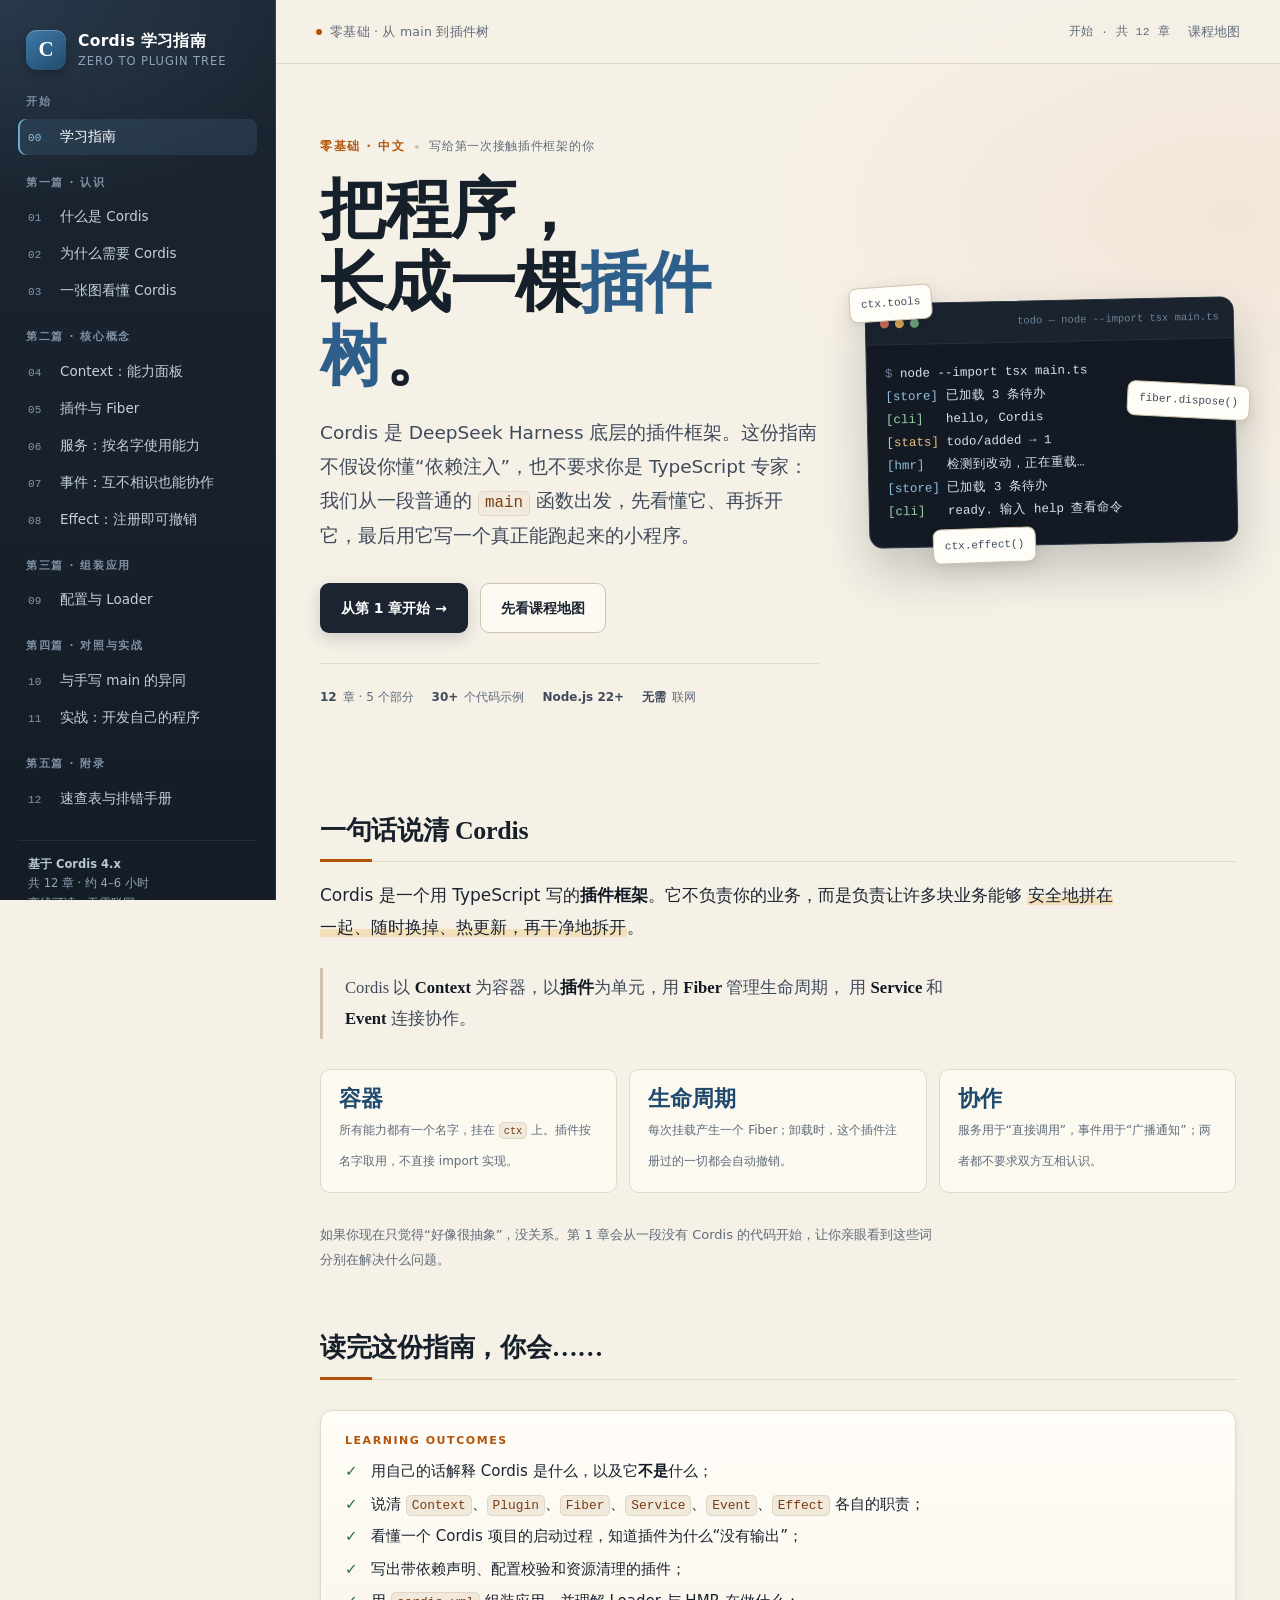
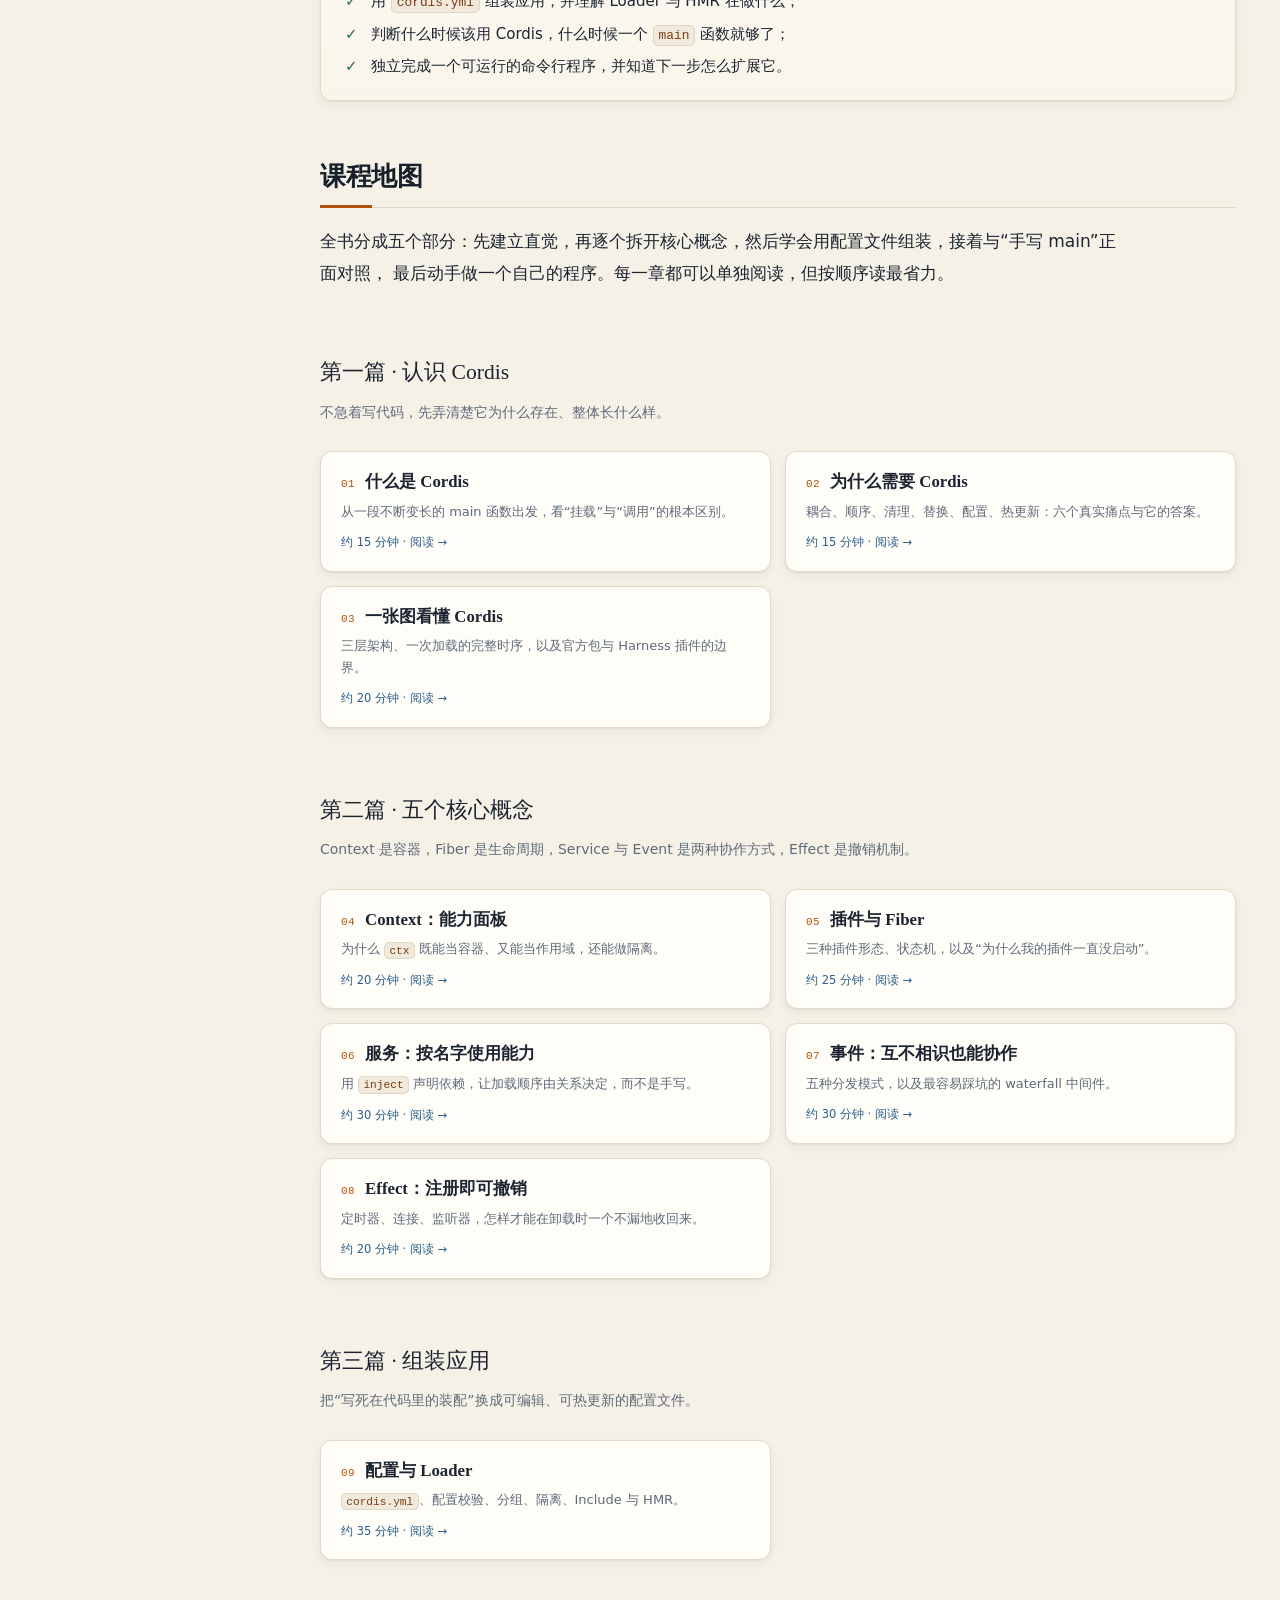
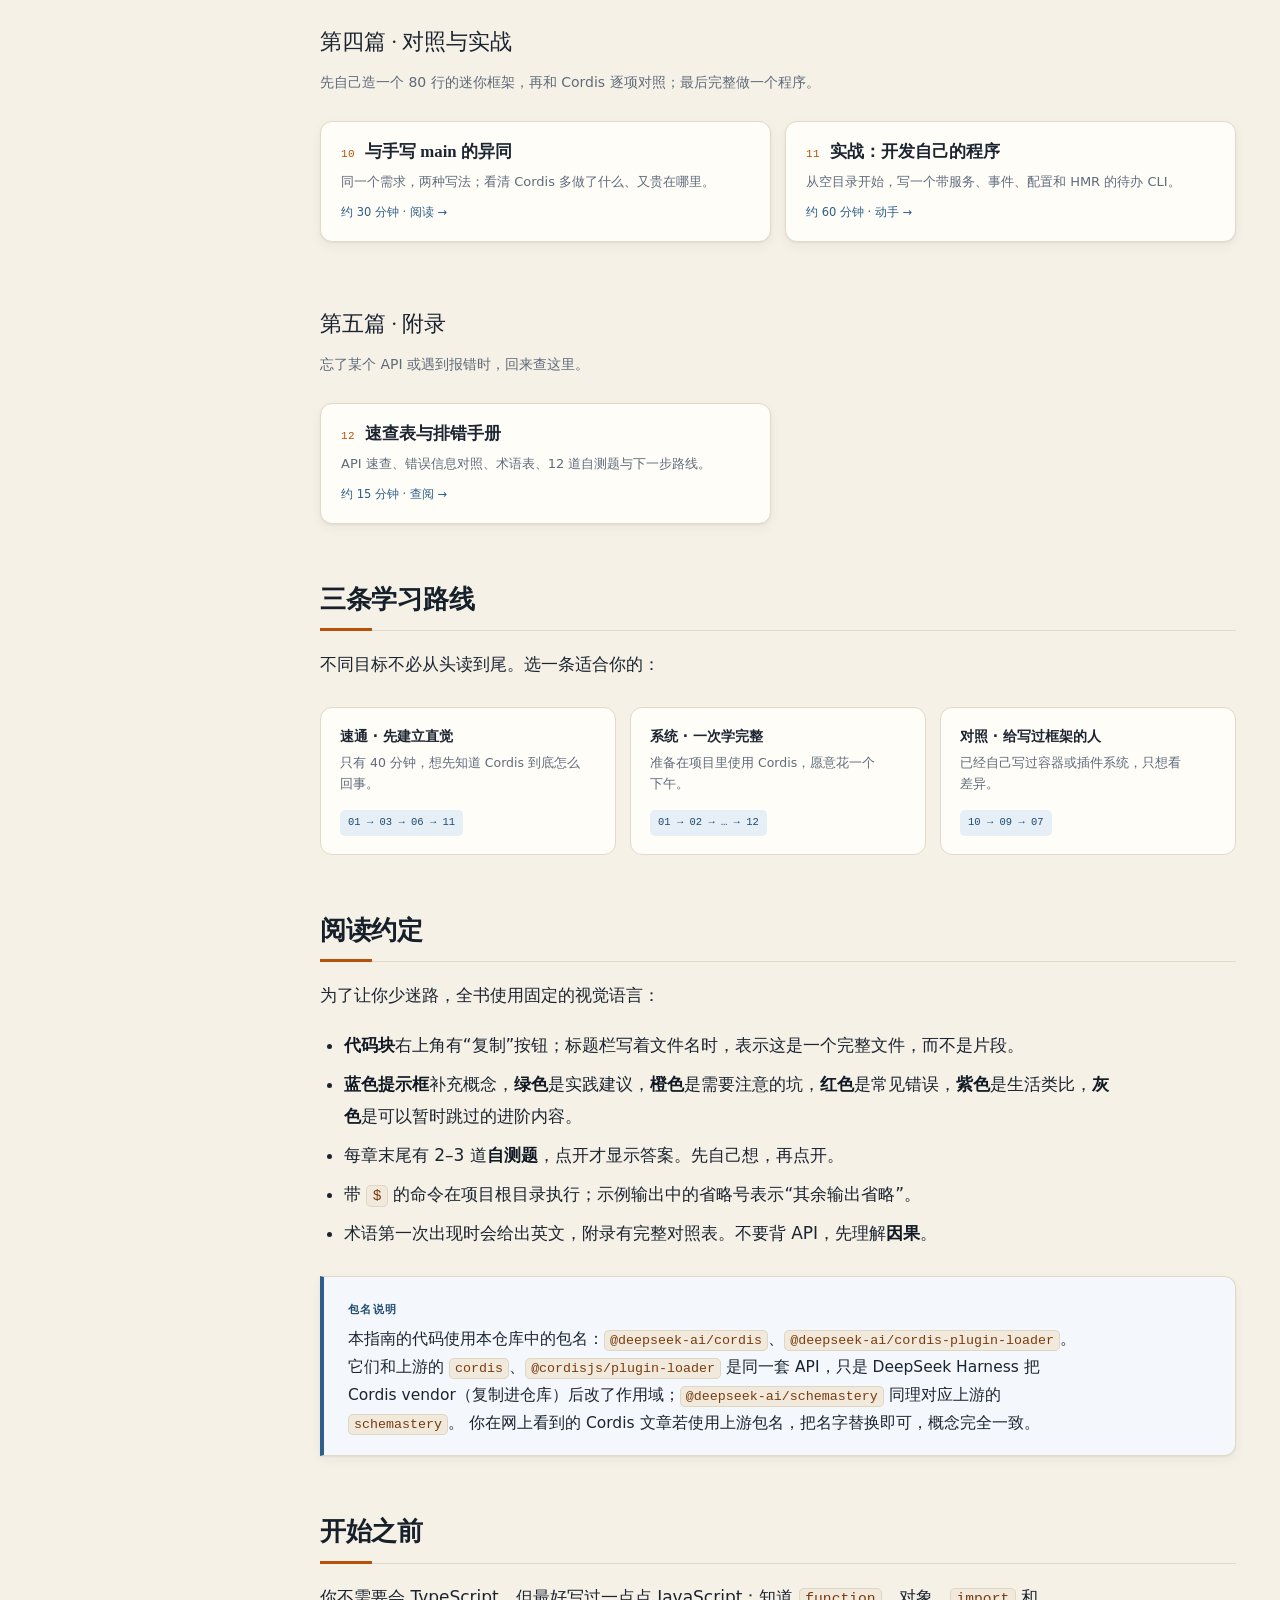
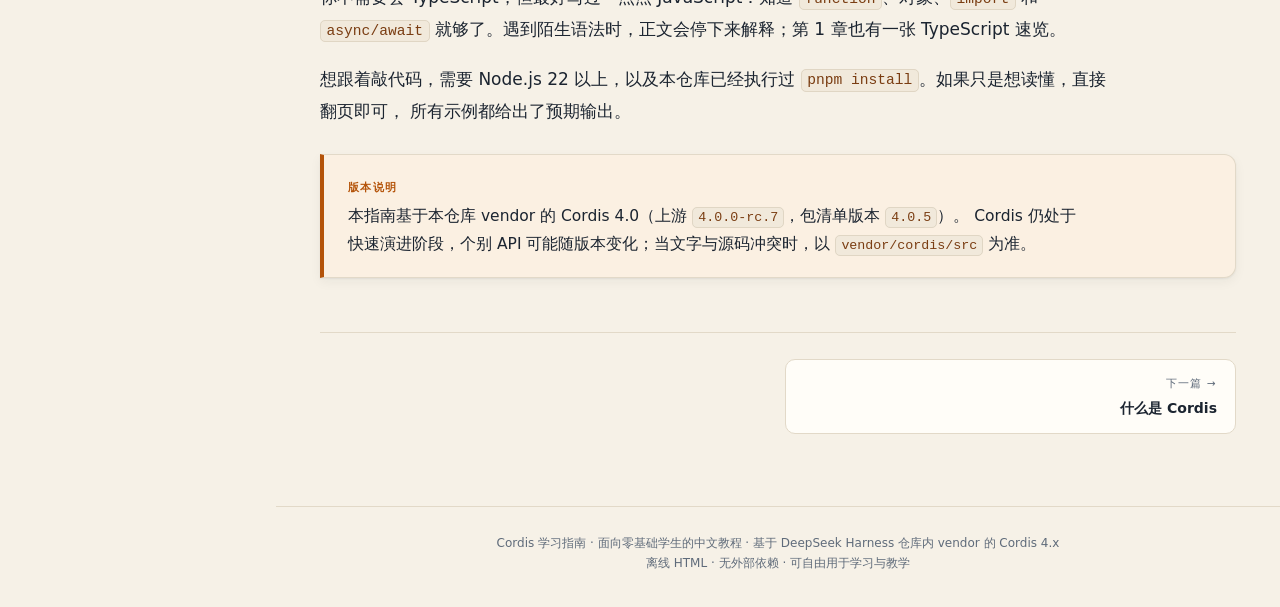
<file: cordis学习指南/index.html>
<!doctype html>
<html lang="zh-CN">
<head>
  <meta charset="utf-8">
  <meta name="viewport" content="width=device-width, initial-scale=1">
  <title>Cordis 学习指南 — 从 main 函数到插件树</title>
  <meta name="description" content="面向零基础学生的 Cordis 中文学习指南：什么是 Cordis、为什么需要它、它由哪些部分组成，以及如何用它开发自己的程序。">
  <link rel="stylesheet" href="assets/style.css">
</head>
<body data-page="index">
  <div class="reading-progress" id="reading-progress"></div>
  <a class="skip-link" href="#main">跳到正文</a>

  <aside class="sidebar" id="sidebar">
    <a class="brand" href="index.html">
      <span class="brand-mark" aria-hidden="true">C</span>
      <span class="brand-text">
        <span class="brand-title">Cordis 学习指南</span>
        <span class="brand-sub">ZERO TO PLUGIN TREE</span>
      </span>
    </a>
    <nav class="nav" id="site-nav" aria-label="课程目录"></nav>
    <noscript>
      <div class="sidebar-foot">
        <strong>目录</strong><br>
        <a href="index.html" style="color:#c4d0dc">首页</a> ·
        <a href="01-what-is-cordis.html" style="color:#c4d0dc">第 1 章</a> ·
        <a href="11-build-your-app.html" style="color:#c4d0dc">第 11 章</a>
      </div>
    </noscript>
    <div class="sidebar-foot">
      <strong>基于 Cordis 4.x</strong><br>
      共 12 章 · 约 4–6 小时<br>
      离线可读 · 无需联网
    </div>
  </aside>
  <div class="sidebar-backdrop" id="sidebar-backdrop"></div>

  <div class="shell">
    <header class="topbar">
      <button class="menu-btn" id="menu-btn" type="button" aria-label="打开课程目录" aria-expanded="false" aria-controls="sidebar">☰</button>
      <a class="topbar-brand" href="index.html">Cordis 学习指南</a>
      <div class="topbar-meta">
        <span class="chapter-indicator" id="chapter-indicator">开始 · 共 12 章</span>
        <a href="#outline">课程地图</a>
      </div>
    </header>

    <div class="content-wrap solo">
      <main id="main" class="prose index-main">
        <section class="hero">
          <div class="hero-copy">
            <div class="kicker">
              <span>零基础 · 中文</span><span class="dot"></span>
              <span class="kicker-muted">写给第一次接触插件框架的你</span>
            </div>
            <h1>把程序，<br>长成一棵<span class="accent">插件树</span>。</h1>
            <p class="lead">
              Cordis 是 DeepSeek Harness 底层的插件框架。这份指南不假设你懂“依赖注入”，也不要求你是 TypeScript 专家：
              我们从一段普通的 <code>main</code> 函数出发，先看懂它、再拆开它，最后用它写一个真正能跑起来的小程序。
            </p>
            <div class="hero-actions">
              <a class="btn btn-primary" href="01-what-is-cordis.html">从第 1 章开始 →</a>
              <a class="btn btn-ghost" href="#outline">先看课程地图</a>
            </div>
            <div class="hero-facts">
              <span><b>12</b> 章 · 5 个部分</span>
              <span><b>30+</b> 个代码示例</span>
              <span><b>Node.js 22+</b></span>
              <span><b>无需</b> 联网</span>
            </div>
          </div>

          <div class="hero-art" aria-hidden="true">
            <span class="hero-float f1">ctx.tools</span>
            <span class="hero-float f2">fiber.dispose()</span>
            <span class="hero-float f3">ctx.effect()</span>
            <div class="terminal">
              <div class="terminal-bar">
                <i></i><i></i><i></i>
                <span>todo — node --import tsx main.ts</span>
              </div>
              <pre><span class="p">$</span> node --import tsx main.ts
<span class="c">[store]</span> 已加载 3 条待办
<span class="g">[cli]</span>   hello, Cordis
<span class="y">[stats]</span> todo/added → 1
<span class="c">[hmr]</span>   检测到改动，正在重载…
<span class="c">[store]</span> 已加载 3 条待办
<span class="g">[cli]</span>   ready. 输入 help 查看命令</pre>
            </div>
          </div>
        </section>

        <h2 id="what">一句话说清 Cordis</h2>
        <p>
          Cordis 是一个用 TypeScript 写的<strong>插件框架</strong>。它不负责你的业务，而是负责让许多块业务能够
          <em>安全地拼在一起、随时换掉、热更新，再干净地拆开</em>。
        </p>
        <blockquote>
          <p>
            Cordis 以 <strong>Context</strong> 为容器，以<strong>插件</strong>为单元，用 <strong>Fiber</strong> 管理生命周期，
            用 <strong>Service</strong> 和 <strong>Event</strong> 连接协作。
          </p>
        </blockquote>
        <div class="stat-row">
          <div class="stat">
            <b>容器</b>
            <span>所有能力都有一个名字，挂在 <code>ctx</code> 上。插件按名字取用，不直接 import 实现。</span>
          </div>
          <div class="stat">
            <b>生命周期</b>
            <span>每次挂载产生一个 Fiber；卸载时，这个插件注册过的一切都会自动撤销。</span>
          </div>
          <div class="stat">
            <b>协作</b>
            <span>服务用于“直接调用”，事件用于“广播通知”；两者都不要求双方互相认识。</span>
          </div>
        </div>
        <p class="small">
          如果你现在只觉得“好像很抽象”，没关系。第 1 章会从一段没有 Cordis 的代码开始，让你亲眼看到这些词分别在解决什么问题。
        </p>

        <h2 id="outcomes">读完这份指南，你会……</h2>
        <div class="learn-box">
          <span class="label">Learning outcomes</span>
          <ul>
            <li>用自己的话解释 Cordis 是什么，以及它<strong>不是</strong>什么；</li>
            <li>说清 <code>Context</code>、<code>Plugin</code>、<code>Fiber</code>、<code>Service</code>、<code>Event</code>、<code>Effect</code> 各自的职责；</li>
            <li>看懂一个 Cordis 项目的启动过程，知道插件为什么“没有输出”；</li>
            <li>写出带依赖声明、配置校验和资源清理的插件；</li>
            <li>用 <code>cordis.yml</code> 组装应用，并理解 Loader 与 HMR 在做什么；</li>
            <li>判断什么时候该用 Cordis，什么时候一个 <code>main</code> 函数就够了；</li>
            <li>独立完成一个可运行的命令行程序，并知道下一步怎么扩展它。</li>
          </ul>
        </div>

        <h2 id="outline">课程地图</h2>
        <p>
          全书分成五个部分：先建立直觉，再逐个拆开核心概念，然后学会用配置文件组装，接着与“手写 main”正面对照，
          最后动手做一个自己的程序。每一章都可以单独阅读，但按顺序读最省力。
        </p>

        <div class="part-title">第一篇 · 认识 Cordis</div>
        <p class="part-desc">不急着写代码，先弄清楚它为什么存在、整体长什么样。</p>
        <div class="chapter-grid">
          <a class="chapter-card" href="01-what-is-cordis.html">
            <span class="cc-top"><span class="cc-num">01</span><span class="cc-title">什么是 Cordis</span></span>
            <span class="cc-desc">从一段不断变长的 main 函数出发，看“挂载”与“调用”的根本区别。</span>
            <span class="cc-foot">约 15 分钟 · 阅读 →</span>
          </a>
          <a class="chapter-card" href="02-why-cordis.html">
            <span class="cc-top"><span class="cc-num">02</span><span class="cc-title">为什么需要 Cordis</span></span>
            <span class="cc-desc">耦合、顺序、清理、替换、配置、热更新：六个真实痛点与它的答案。</span>
            <span class="cc-foot">约 15 分钟 · 阅读 →</span>
          </a>
          <a class="chapter-card" href="03-mental-model.html">
            <span class="cc-top"><span class="cc-num">03</span><span class="cc-title">一张图看懂 Cordis</span></span>
            <span class="cc-desc">三层架构、一次加载的完整时序，以及官方包与 Harness 插件的边界。</span>
            <span class="cc-foot">约 20 分钟 · 阅读 →</span>
          </a>
        </div>

        <div class="part-title">第二篇 · 五个核心概念</div>
        <p class="part-desc">Context 是容器，Fiber 是生命周期，Service 与 Event 是两种协作方式，Effect 是撤销机制。</p>
        <div class="chapter-grid">
          <a class="chapter-card" href="04-context.html">
            <span class="cc-top"><span class="cc-num">04</span><span class="cc-title">Context：能力面板</span></span>
            <span class="cc-desc">为什么 <code>ctx</code> 既能当容器、又能当作用域，还能做隔离。</span>
            <span class="cc-foot">约 20 分钟 · 阅读 →</span>
          </a>
          <a class="chapter-card" href="05-plugin-fiber.html">
            <span class="cc-top"><span class="cc-num">05</span><span class="cc-title">插件与 Fiber</span></span>
            <span class="cc-desc">三种插件形态、状态机，以及“为什么我的插件一直没启动”。</span>
            <span class="cc-foot">约 25 分钟 · 阅读 →</span>
          </a>
          <a class="chapter-card" href="06-service.html">
            <span class="cc-top"><span class="cc-num">06</span><span class="cc-title">服务：按名字使用能力</span></span>
            <span class="cc-desc">用 <code>inject</code> 声明依赖，让加载顺序由关系决定，而不是手写。</span>
            <span class="cc-foot">约 30 分钟 · 阅读 →</span>
          </a>
          <a class="chapter-card" href="07-events.html">
            <span class="cc-top"><span class="cc-num">07</span><span class="cc-title">事件：互不相识也能协作</span></span>
            <span class="cc-desc">五种分发模式，以及最容易踩坑的 waterfall 中间件。</span>
            <span class="cc-foot">约 30 分钟 · 阅读 →</span>
          </a>
          <a class="chapter-card" href="08-effect.html">
            <span class="cc-top"><span class="cc-num">08</span><span class="cc-title">Effect：注册即可撤销</span></span>
            <span class="cc-desc">定时器、连接、监听器，怎样才能在卸载时一个不漏地收回来。</span>
            <span class="cc-foot">约 20 分钟 · 阅读 →</span>
          </a>
        </div>

        <div class="part-title">第三篇 · 组装应用</div>
        <p class="part-desc">把“写死在代码里的装配”换成可编辑、可热更新的配置文件。</p>
        <div class="chapter-grid">
          <a class="chapter-card" href="09-config-loader.html">
            <span class="cc-top"><span class="cc-num">09</span><span class="cc-title">配置与 Loader</span></span>
            <span class="cc-desc"><code>cordis.yml</code>、配置校验、分组、隔离、Include 与 HMR。</span>
            <span class="cc-foot">约 35 分钟 · 阅读 →</span>
          </a>
        </div>

        <div class="part-title">第四篇 · 对照与实战</div>
        <p class="part-desc">先自己造一个 80 行的迷你框架，再和 Cordis 逐项对照；最后完整做一个程序。</p>
        <div class="chapter-grid">
          <a class="chapter-card" href="10-diy-comparison.html">
            <span class="cc-top"><span class="cc-num">10</span><span class="cc-title">与手写 main 的异同</span></span>
            <span class="cc-desc">同一个需求，两种写法；看清 Cordis 多做了什么、又贵在哪里。</span>
            <span class="cc-foot">约 30 分钟 · 阅读 →</span>
          </a>
          <a class="chapter-card" href="11-build-your-app.html">
            <span class="cc-top"><span class="cc-num">11</span><span class="cc-title">实战：开发自己的程序</span></span>
            <span class="cc-desc">从空目录开始，写一个带服务、事件、配置和 HMR 的待办 CLI。</span>
            <span class="cc-foot">约 60 分钟 · 动手 →</span>
          </a>
        </div>

        <div class="part-title">第五篇 · 附录</div>
        <p class="part-desc">忘了某个 API 或遇到报错时，回来查这里。</p>
        <div class="chapter-grid">
          <a class="chapter-card" href="12-cheatsheet.html">
            <span class="cc-top"><span class="cc-num">12</span><span class="cc-title">速查表与排错手册</span></span>
            <span class="cc-desc">API 速查、错误信息对照、术语表、12 道自测题与下一步路线。</span>
            <span class="cc-foot">约 15 分钟 · 查阅 →</span>
          </a>
        </div>

        <h2 id="routes">三条学习路线</h2>
        <p>不同目标不必从头读到尾。选一条适合你的：</p>
        <div class="route-grid">
          <div class="route">
            <h3>速通 · 先建立直觉</h3>
            <p>只有 40 分钟，想先知道 Cordis 到底怎么回事。</p>
            <span class="route-path">01 → 03 → 06 → 11</span>
          </div>
          <div class="route">
            <h3>系统 · 一次学完整</h3>
            <p>准备在项目里使用 Cordis，愿意花一个下午。</p>
            <span class="route-path">01 → 02 → … → 12</span>
          </div>
          <div class="route">
            <h3>对照 · 给写过框架的人</h3>
            <p>已经自己写过容器或插件系统，只想看差异。</p>
            <span class="route-path">10 → 09 → 07</span>
          </div>
        </div>

        <h2 id="conventions">阅读约定</h2>
        <p>为了让你少迷路，全书使用固定的视觉语言：</p>
        <ul>
          <li><strong>代码块</strong>右上角有“复制”按钮；标题栏写着文件名时，表示这是一个完整文件，而不是片段。</li>
          <li><strong>蓝色提示框</strong>补充概念，<strong>绿色</strong>是实践建议，<strong>橙色</strong>是需要注意的坑，<strong>红色</strong>是常见错误，<strong>紫色</strong>是生活类比，<strong>灰色</strong>是可以暂时跳过的进阶内容。</li>
          <li>每章末尾有 2–3 道<strong>自测题</strong>，点开才显示答案。先自己想，再点开。</li>
          <li>带 <code>$</code> 的命令在项目根目录执行；示例输出中的省略号表示“其余输出省略”。</li>
          <li>术语第一次出现时会给出英文，附录有完整对照表。不要背 API，先理解<strong>因果</strong>。</li>
        </ul>

        <div class="callout info">
          <span class="label">包名说明</span>
          <p>
            本指南的代码使用本仓库中的包名：<code>@deepseek-ai/cordis</code>、<code>@deepseek-ai/cordis-plugin-loader</code>。
            它们和上游的 <code>cordis</code>、<code>@cordisjs/plugin-loader</code> 是同一套 API，只是 DeepSeek Harness 把 Cordis
            vendor（复制进仓库）后改了作用域；<code>@deepseek-ai/schemastery</code> 同理对应上游的 <code>schemastery</code>。
            你在网上看到的 Cordis 文章若使用上游包名，把名字替换即可，概念完全一致。
          </p>
        </div>

        <h2 id="before">开始之前</h2>
        <p>
          你不需要会 TypeScript，但最好写过一点点 JavaScript：知道 <code>function</code>、对象、<code>import</code> 和
          <code>async/await</code> 就够了。遇到陌生语法时，正文会停下来解释；第 1 章也有一张 TypeScript 速览。
        </p>
        <p>
          想跟着敲代码，需要 Node.js 22 以上，以及本仓库已经执行过 <code>pnpm install</code>。如果只是想读懂，直接翻页即可，
          所有示例都给出了预期输出。
        </p>

        <div class="callout warn">
          <span class="label">版本说明</span>
          <p>
            本指南基于本仓库 vendor 的 Cordis 4.0（上游 <code>4.0.0-rc.7</code>，包清单版本 <code>4.0.5</code>）。
            Cordis 仍处于快速演进阶段，个别 API 可能随版本变化；当文字与源码冲突时，以 <code>vendor/cordis/src</code> 为准。
          </p>
        </div>

        <nav class="pager" id="pager" aria-label="章节翻页"></nav>
      </main>
    </div>

    <footer class="site-foot">
      <p>Cordis 学习指南 · 面向零基础学生的中文教程 · 基于 DeepSeek Harness 仓库内 vendor 的 Cordis 4.x</p>
      <p>离线 HTML · 无外部依赖 · 可自由用于学习与教学</p>
    </footer>
  </div>

  <script src="assets/app.js"></script>
</body>
</html>
</file>
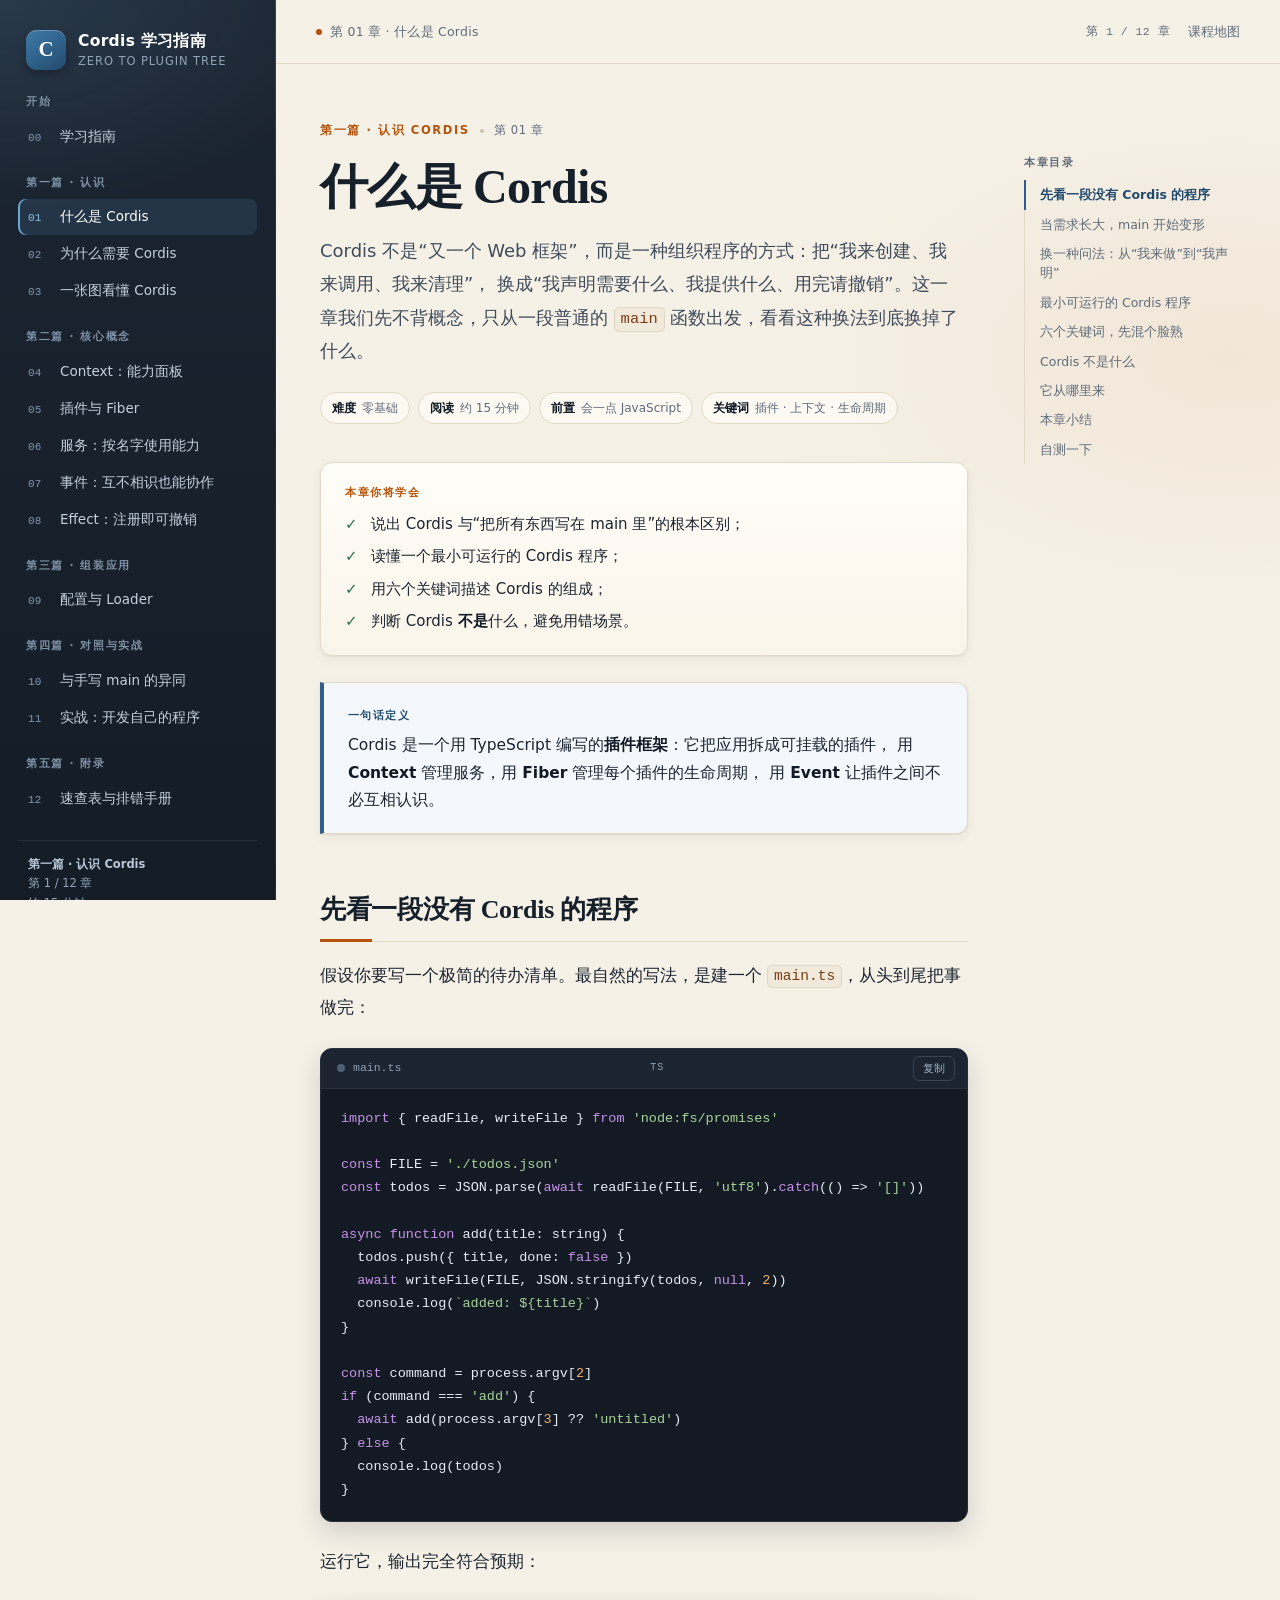
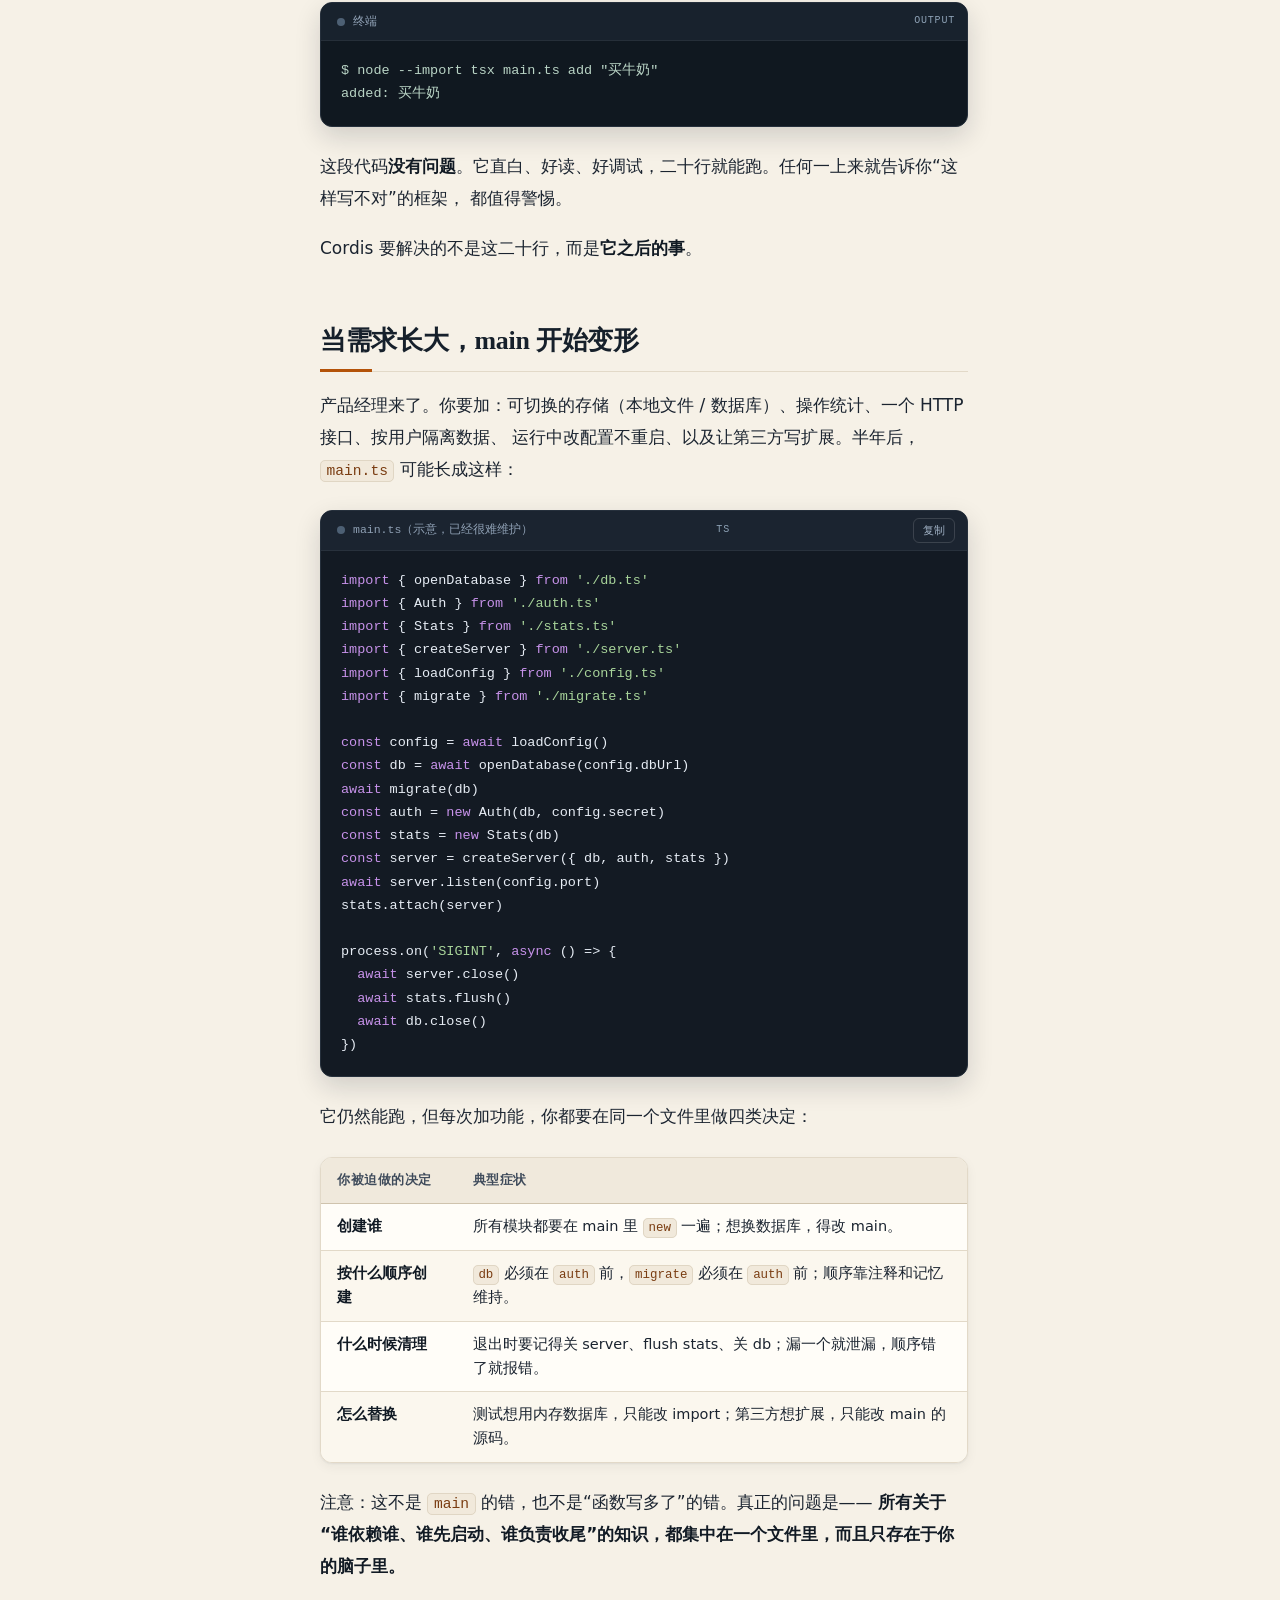
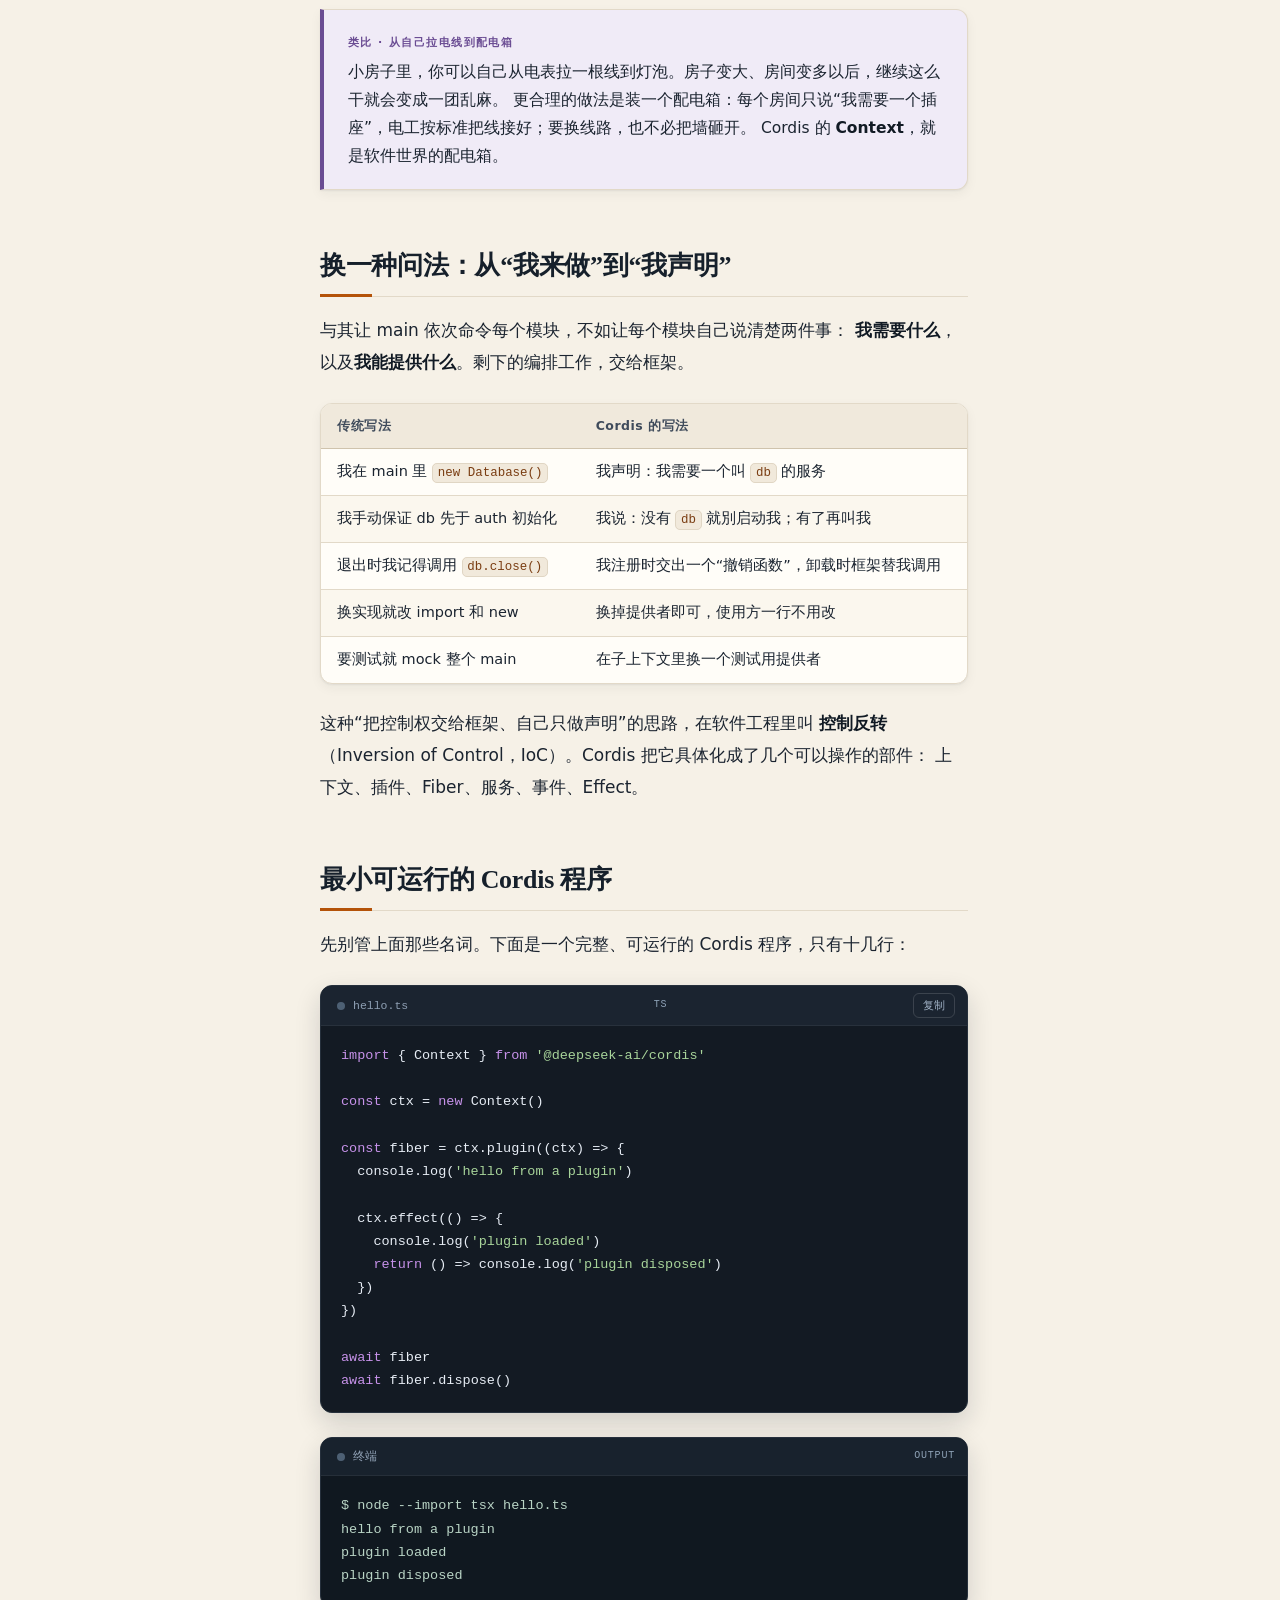
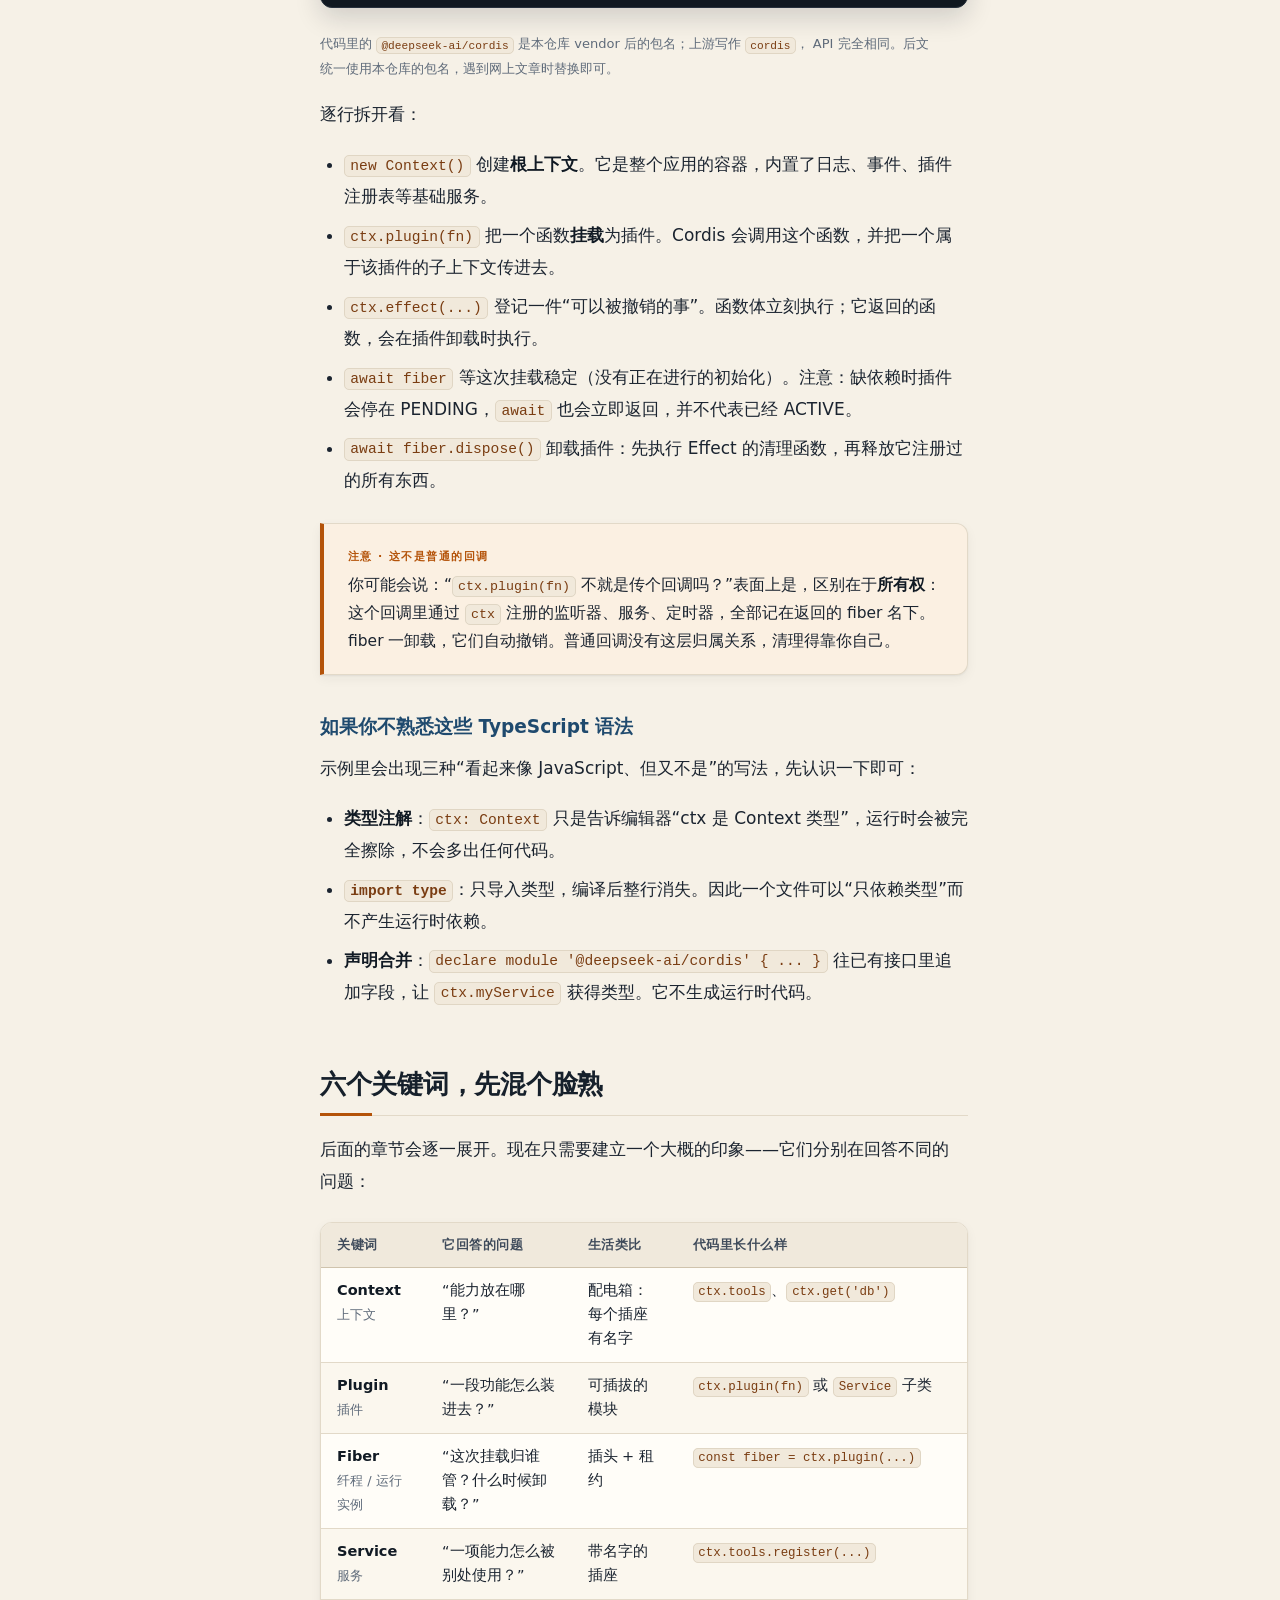
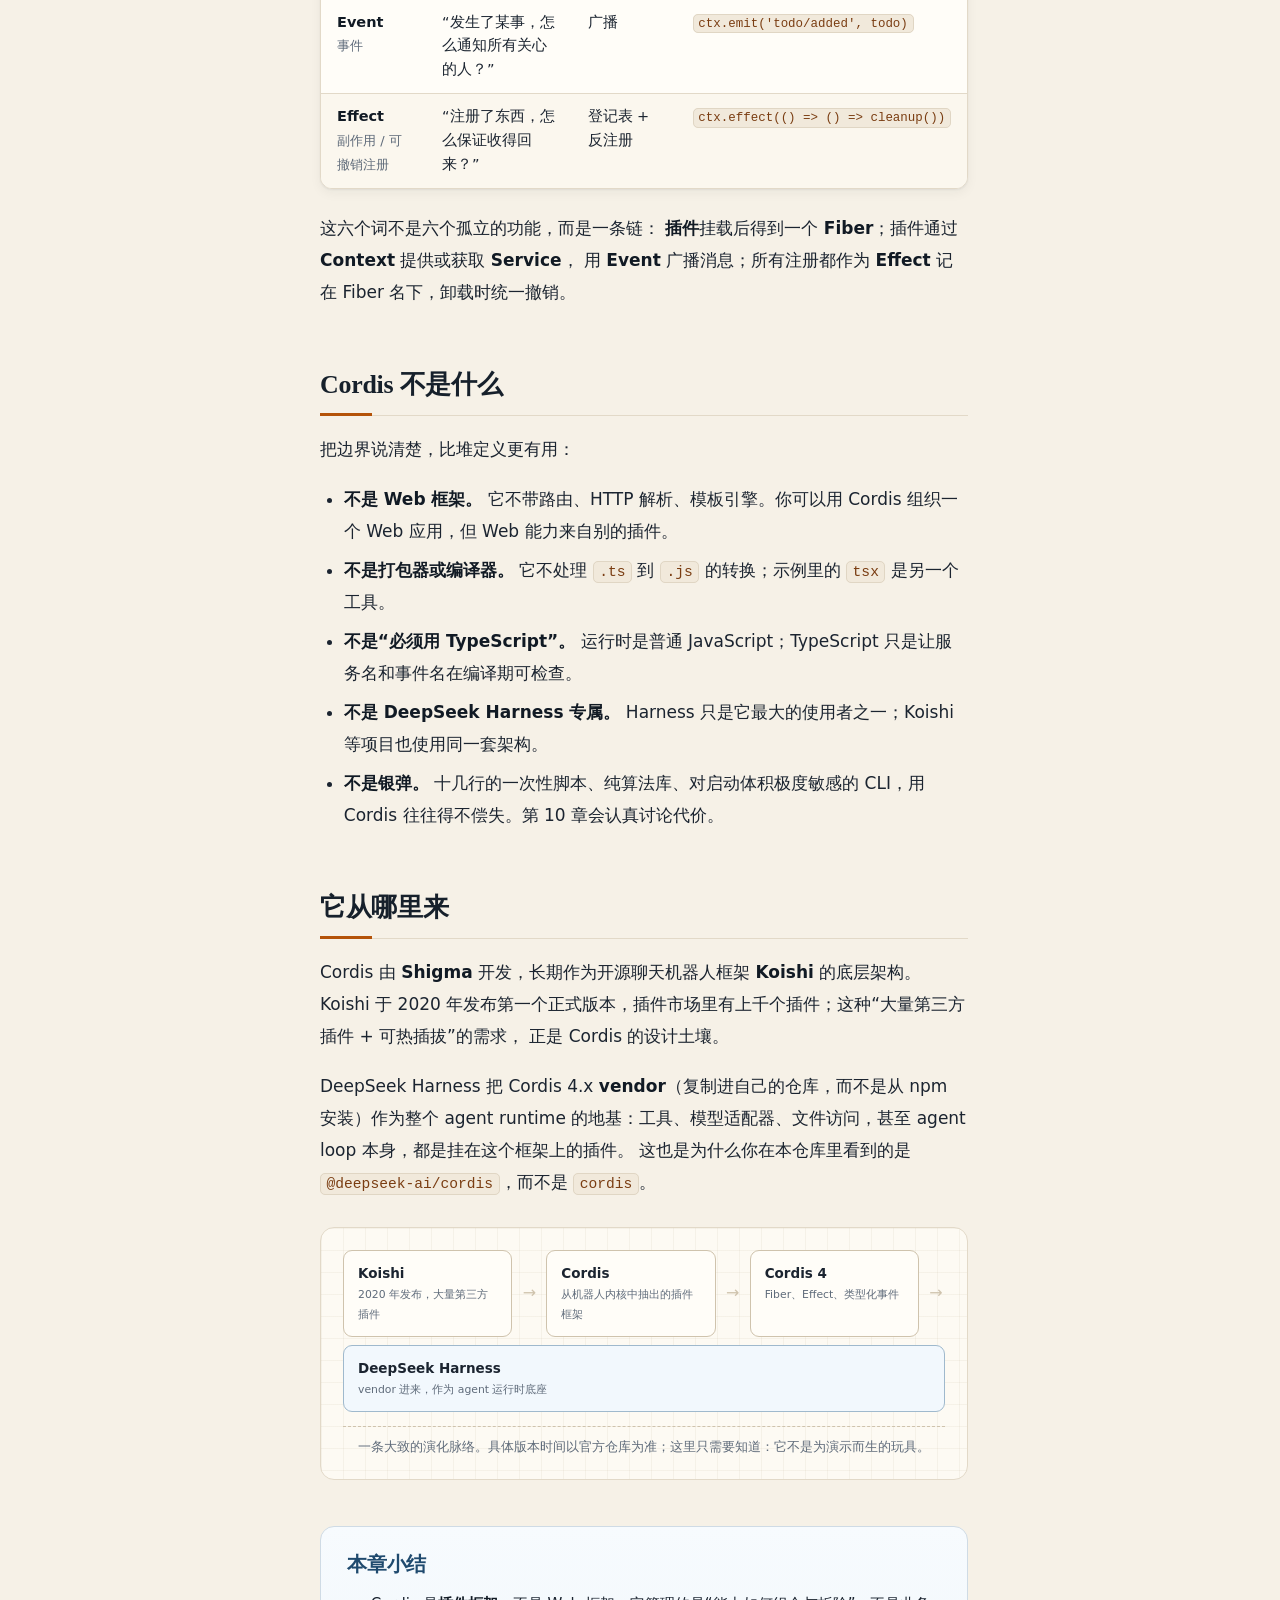
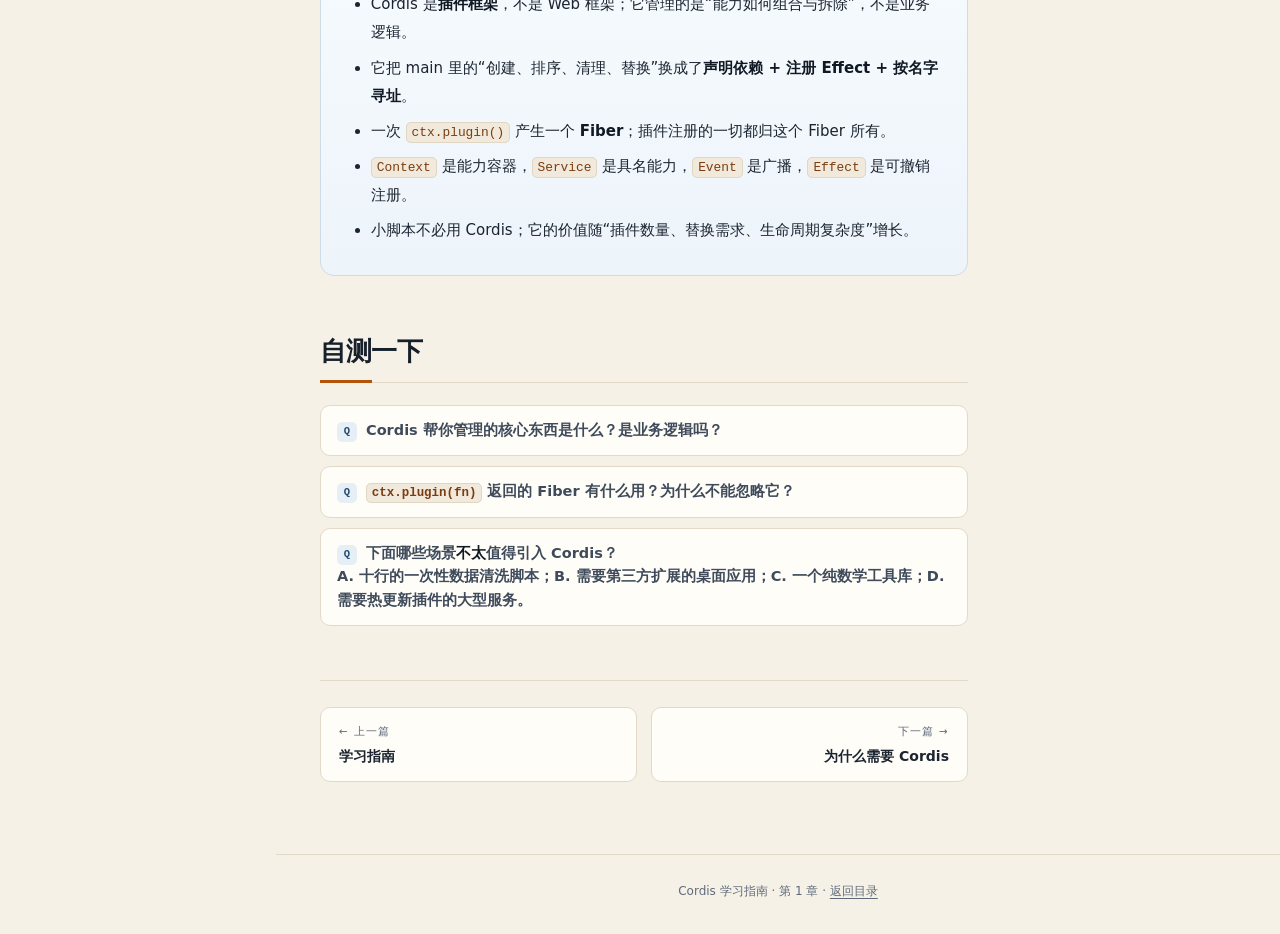
<file: cordis学习指南/01-what-is-cordis.html>
<!doctype html>
<html lang="zh-CN">
<head>
  <meta charset="utf-8">
  <meta name="viewport" content="width=device-width, initial-scale=1">
  <title>第 1 章 · 什么是 Cordis — Cordis 学习指南</title>
  <meta name="description" content="从一段普通的 main 函数出发，理解 Cordis 的插件、上下文与生命周期，以及它与传统写法的根本区别。">
  <link rel="stylesheet" href="assets/style.css">
</head>
<body data-page="01">
  <div class="reading-progress" id="reading-progress"></div>
  <a class="skip-link" href="#main">跳到正文</a>

  <aside class="sidebar" id="sidebar">
    <a class="brand" href="index.html">
      <span class="brand-mark" aria-hidden="true">C</span>
      <span class="brand-text">
        <span class="brand-title">Cordis 学习指南</span>
        <span class="brand-sub">ZERO TO PLUGIN TREE</span>
      </span>
    </a>
    <nav class="nav" id="site-nav" aria-label="课程目录"></nav>
    <div class="sidebar-foot">
      <strong>第一篇 · 认识 Cordis</strong><br>
      第 1 / 12 章<br>
      约 15 分钟
    </div>
  </aside>
  <div class="sidebar-backdrop" id="sidebar-backdrop"></div>

  <div class="shell">
    <header class="topbar">
      <button class="menu-btn" id="menu-btn" type="button" aria-label="打开课程目录" aria-expanded="false" aria-controls="sidebar">☰</button>
      <a class="topbar-brand" href="index.html">Cordis 学习指南</a>
      <div class="topbar-meta">
        <span class="chapter-indicator" id="chapter-indicator">第 1 / 12 章</span>
        <a href="index.html#outline">课程地图</a>
      </div>
    </header>

    <div class="content-wrap">
      <main id="main" class="prose">
        <header class="chapter-head">
          <div class="kicker">
            <span>第一篇 · 认识 Cordis</span><span class="dot"></span>
            <span class="kicker-muted">第 01 章</span>
          </div>
          <h1>什么是 Cordis</h1>
          <p class="lead">
            Cordis 不是“又一个 Web 框架”，而是一种组织程序的方式：把“我来创建、我来调用、我来清理”，
            换成“我声明需要什么、我提供什么、用完请撤销”。这一章我们先不背概念，只从一段普通的
            <code>main</code> 函数出发，看看这种换法到底换掉了什么。
          </p>
          <div class="meta-row">
            <span class="chip"><strong>难度</strong> 零基础</span>
            <span class="chip"><strong>阅读</strong> 约 15 分钟</span>
            <span class="chip"><strong>前置</strong> 会一点 JavaScript</span>
            <span class="chip"><strong>关键词</strong> 插件 · 上下文 · 生命周期</span>
          </div>
        </header>

        <div class="learn-box">
          <span class="label">本章你将学会</span>
          <ul>
            <li>说出 Cordis 与“把所有东西写在 main 里”的根本区别；</li>
            <li>读懂一个最小可运行的 Cordis 程序；</li>
            <li>用六个关键词描述 Cordis 的组成；</li>
            <li>判断 Cordis <strong>不是</strong>什么，避免用错场景。</li>
          </ul>
        </div>

        <div class="callout info">
          <span class="label">一句话定义</span>
          <p>
            Cordis 是一个用 TypeScript 编写的<strong>插件框架</strong>：它把应用拆成可挂载的插件，
            用 <strong>Context</strong> 管理服务，用 <strong>Fiber</strong> 管理每个插件的生命周期，
            用 <strong>Event</strong> 让插件之间不必互相认识。
          </p>
        </div>

        <h2 id="start">先看一段没有 Cordis 的程序</h2>
        <p>
          假设你要写一个极简的待办清单。最自然的写法，是建一个 <code>main.ts</code>，从头到尾把事做完：
        </p>

        <div class="code-card">
          <div class="code-head"><span class="code-file">main.ts</span><span class="code-lang">ts</span></div>
          <pre><code class="language-ts">import { readFile, writeFile } from 'node:fs/promises'

const FILE = './todos.json'
const todos = JSON.parse(await readFile(FILE, 'utf8').catch(() =&gt; '[]'))

async function add(title: string) {
  todos.push({ title, done: false })
  await writeFile(FILE, JSON.stringify(todos, null, 2))
  console.log(`added: ${title}`)
}

const command = process.argv[2]
if (command === 'add') {
  await add(process.argv[3] ?? 'untitled')
} else {
  console.log(todos)
}</code></pre>
        </div>

        <p>运行它，输出完全符合预期：</p>

        <div class="code-card output">
          <div class="code-head"><span class="code-file">终端</span><span class="code-lang">output</span></div>
          <pre><code>$ node --import tsx main.ts add "买牛奶"
added: 买牛奶</code></pre>
        </div>

        <p>
          这段代码<strong>没有问题</strong>。它直白、好读、好调试，二十行就能跑。任何一上来就告诉你“这样写不对”的框架，
          都值得警惕。
        </p>
        <p>
          Cordis 要解决的不是这二十行，而是<strong>它之后的事</strong>。
        </p>

        <h2 id="grow">当需求长大，main 开始变形</h2>
        <p>
          产品经理来了。你要加：可切换的存储（本地文件 / 数据库）、操作统计、一个 HTTP 接口、按用户隔离数据、
          运行中改配置不重启、以及让第三方写扩展。半年后，<code>main.ts</code> 可能长成这样：
        </p>

        <div class="code-card">
          <div class="code-head"><span class="code-file">main.ts（示意，已经很难维护）</span><span class="code-lang">ts</span></div>
          <pre><code class="language-ts">import { openDatabase } from './db.ts'
import { Auth } from './auth.ts'
import { Stats } from './stats.ts'
import { createServer } from './server.ts'
import { loadConfig } from './config.ts'
import { migrate } from './migrate.ts'

const config = await loadConfig()
const db = await openDatabase(config.dbUrl)
await migrate(db)
const auth = new Auth(db, config.secret)
const stats = new Stats(db)
const server = createServer({ db, auth, stats })
await server.listen(config.port)
stats.attach(server)

process.on('SIGINT', async () =&gt; {
  await server.close()
  await stats.flush()
  await db.close()
})</code></pre>
        </div>

        <p>它仍然能跑，但每次加功能，你都要在同一个文件里做四类决定：</p>

        <div class="table-wrap">
          <table>
            <thead>
              <tr><th>你被迫做的决定</th><th>典型症状</th></tr>
            </thead>
            <tbody>
              <tr>
                <td><strong>创建谁</strong></td>
                <td>所有模块都要在 main 里 <code>new</code> 一遍；想换数据库，得改 main。</td>
              </tr>
              <tr>
                <td><strong>按什么顺序创建</strong></td>
                <td><code>db</code> 必须在 <code>auth</code> 前，<code>migrate</code> 必须在 <code>auth</code> 前；顺序靠注释和记忆维持。</td>
              </tr>
              <tr>
                <td><strong>什么时候清理</strong></td>
                <td>退出时要记得关 server、flush stats、关 db；漏一个就泄漏，顺序错了就报错。</td>
              </tr>
              <tr>
                <td><strong>怎么替换</strong></td>
                <td>测试想用内存数据库，只能改 import；第三方想扩展，只能改 main 的源码。</td>
              </tr>
            </tbody>
          </table>
        </div>

        <p>
          注意：这不是 <code>main</code> 的错，也不是“函数写多了”的错。真正的问题是——
          <strong>所有关于“谁依赖谁、谁先启动、谁负责收尾”的知识，都集中在一个文件里，而且只存在于你的脑子里。</strong>
        </p>

        <div class="callout analogy">
          <span class="label">类比 · 从自己拉电线到配电箱</span>
          <p>
            小房子里，你可以自己从电表拉一根线到灯泡。房子变大、房间变多以后，继续这么干就会变成一团乱麻。
            更合理的做法是装一个配电箱：每个房间只说“我需要一个插座”，电工按标准把线接好；要换线路，也不必把墙砸开。
            Cordis 的 <strong>Context</strong>，就是软件世界的配电箱。
          </p>
        </div>

        <h2 id="inversion">换一种问法：从“我来做”到“我声明”</h2>
        <p>
          与其让 main 依次命令每个模块，不如让每个模块自己说清楚两件事：
          <strong>我需要什么</strong>，以及<strong>我能提供什么</strong>。剩下的编排工作，交给框架。
        </p>

        <div class="table-wrap">
          <table>
            <thead>
              <tr><th>传统写法</th><th>Cordis 的写法</th></tr>
            </thead>
            <tbody>
              <tr>
                <td>我在 main 里 <code>new Database()</code></td>
                <td>我声明：我需要一个叫 <code>db</code> 的服务</td>
              </tr>
              <tr>
                <td>我手动保证 db 先于 auth 初始化</td>
                <td>我说：没有 <code>db</code> 就別启动我；有了再叫我</td>
              </tr>
              <tr>
                <td>退出时我记得调用 <code>db.close()</code></td>
                <td>我注册时交出一个“撤销函数”，卸载时框架替我调用</td>
              </tr>
              <tr>
                <td>换实现就改 import 和 new</td>
                <td>换掉提供者即可，使用方一行不用改</td>
              </tr>
              <tr>
                <td>要测试就 mock 整个 main</td>
                <td>在子上下文里换一个测试用提供者</td>
              </tr>
            </tbody>
          </table>
        </div>

        <p>
          这种“把控制权交给框架、自己只做声明”的思路，在软件工程里叫
          <strong>控制反转</strong>（Inversion of Control，IoC）。Cordis 把它具体化成了几个可以操作的部件：
          上下文、插件、Fiber、服务、事件、Effect。
        </p>

        <h2 id="minimal">最小可运行的 Cordis 程序</h2>
        <p>
          先别管上面那些名词。下面是一个完整、可运行的 Cordis 程序，只有十几行：
        </p>

        <div class="code-card">
          <div class="code-head"><span class="code-file">hello.ts</span><span class="code-lang">ts</span></div>
          <pre><code class="language-ts">import { Context } from '@deepseek-ai/cordis'

const ctx = new Context()

const fiber = ctx.plugin((ctx) =&gt; {
  console.log('hello from a plugin')

  ctx.effect(() =&gt; {
    console.log('plugin loaded')
    return () =&gt; console.log('plugin disposed')
  })
})

await fiber
await fiber.dispose()</code></pre>
        </div>

        <div class="code-card output">
          <div class="code-head"><span class="code-file">终端</span><span class="code-lang">output</span></div>
          <pre><code>$ node --import tsx hello.ts
hello from a plugin
plugin loaded
plugin disposed</code></pre>
        </div>

        <p class="small">
          代码里的 <code>@deepseek-ai/cordis</code> 是本仓库 vendor 后的包名；上游写作 <code>cordis</code>，
          API 完全相同。后文统一使用本仓库的包名，遇到网上文章时替换即可。
        </p>

        <p>逐行拆开看：</p>
        <ul>
          <li><code>new Context()</code> 创建<strong>根上下文</strong>。它是整个应用的容器，内置了日志、事件、插件注册表等基础服务。</li>
          <li><code>ctx.plugin(fn)</code> 把一个函数<strong>挂载</strong>为插件。Cordis 会调用这个函数，并把一个属于该插件的子上下文传进去。</li>
          <li><code>ctx.effect(...)</code> 登记一件“可以被撤销的事”。函数体立刻执行；它返回的函数，会在插件卸载时执行。</li>
          <li><code>await fiber</code> 等这次挂载稳定（没有正在进行的初始化）。注意：缺依赖时插件会停在 PENDING，<code>await</code> 也会立即返回，并不代表已经 ACTIVE。</li>
          <li><code>await fiber.dispose()</code> 卸载插件：先执行 Effect 的清理函数，再释放它注册过的所有东西。</li>
        </ul>

        <div class="callout warn">
          <span class="label">注意 · 这不是普通的回调</span>
          <p>
            你可能会说：“<code>ctx.plugin(fn)</code> 不就是传个回调吗？”表面上是，区别在于<strong>所有权</strong>：
            这个回调里通过 <code>ctx</code> 注册的监听器、服务、定时器，全部记在返回的 fiber 名下。
            fiber 一卸载，它们自动撤销。普通回调没有这层归属关系，清理得靠你自己。
          </p>
        </div>

        <h3>如果你不熟悉这些 TypeScript 语法</h3>
        <p>示例里会出现三种“看起来像 JavaScript、但又不是”的写法，先认识一下即可：</p>
        <ul>
          <li><strong>类型注解</strong>：<code>ctx: Context</code> 只是告诉编辑器“ctx 是 Context 类型”，运行时会被完全擦除，不会多出任何代码。</li>
          <li><strong><code>import type</code></strong>：只导入类型，编译后整行消失。因此一个文件可以“只依赖类型”而不产生运行时依赖。</li>
          <li><strong>声明合并</strong>：<code>declare module '@deepseek-ai/cordis' { ... }</code> 往已有接口里追加字段，让 <code>ctx.myService</code> 获得类型。它不生成运行时代码。</li>
        </ul>

        <h2 id="keywords">六个关键词，先混个脸熟</h2>
        <p>
          后面的章节会逐一展开。现在只需要建立一个大概的印象——它们分别在回答不同的问题：
        </p>

        <div class="table-wrap">
          <table>
            <thead>
              <tr><th>关键词</th><th>它回答的问题</th><th>生活类比</th><th>代码里长什么样</th></tr>
            </thead>
            <tbody>
              <tr>
                <td><strong>Context</strong><br><span class="small">上下文</span></td>
                <td>“能力放在哪里？”</td>
                <td>配电箱：每个插座有名字</td>
                <td><code>ctx.tools</code>、<code>ctx.get('db')</code></td>
              </tr>
              <tr>
                <td><strong>Plugin</strong><br><span class="small">插件</span></td>
                <td>“一段功能怎么装进去？”</td>
                <td>可插拔的模块</td>
                <td><code>ctx.plugin(fn)</code> 或 <code>Service</code> 子类</td>
              </tr>
              <tr>
                <td><strong>Fiber</strong><br><span class="small">纤程 / 运行实例</span></td>
                <td>“这次挂载归谁管？什么时候卸载？”</td>
                <td>插头 + 租约</td>
                <td><code>const fiber = ctx.plugin(...)</code></td>
              </tr>
              <tr>
                <td><strong>Service</strong><br><span class="small">服务</span></td>
                <td>“一项能力怎么被别处使用？”</td>
                <td>带名字的插座</td>
                <td><code>ctx.tools.register(...)</code></td>
              </tr>
              <tr>
                <td><strong>Event</strong><br><span class="small">事件</span></td>
                <td>“发生了某事，怎么通知所有关心的人？”</td>
                <td>广播</td>
                <td><code>ctx.emit('todo/added', todo)</code></td>
              </tr>
              <tr>
                <td><strong>Effect</strong><br><span class="small">副作用 / 可撤销注册</span></td>
                <td>“注册了东西，怎么保证收得回来？”</td>
                <td>登记表 + 反注册</td>
                <td><code>ctx.effect(() =&gt; () =&gt; cleanup())</code></td>
              </tr>
            </tbody>
          </table>
        </div>

        <p>
          这六个词不是六个孤立的功能，而是一条链：
          <strong>插件</strong>挂载后得到一个 <strong>Fiber</strong>；插件通过 <strong>Context</strong> 提供或获取 <strong>Service</strong>，
          用 <strong>Event</strong> 广播消息；所有注册都作为 <strong>Effect</strong> 记在 Fiber 名下，卸载时统一撤销。
        </p>

        <h2 id="not">Cordis 不是什么</h2>
        <p>把边界说清楚，比堆定义更有用：</p>
        <ul>
          <li><strong>不是 Web 框架。</strong> 它不带路由、HTTP 解析、模板引擎。你可以用 Cordis 组织一个 Web 应用，但 Web 能力来自别的插件。</li>
          <li><strong>不是打包器或编译器。</strong> 它不处理 <code>.ts</code> 到 <code>.js</code> 的转换；示例里的 <code>tsx</code> 是另一个工具。</li>
          <li><strong>不是“必须用 TypeScript”。</strong> 运行时是普通 JavaScript；TypeScript 只是让服务名和事件名在编译期可检查。</li>
          <li><strong>不是 DeepSeek Harness 专属。</strong> Harness 只是它最大的使用者之一；Koishi 等项目也使用同一套架构。</li>
          <li><strong>不是银弹。</strong> 十几行的一次性脚本、纯算法库、对启动体积极度敏感的 CLI，用 Cordis 往往得不偿失。第 10 章会认真讨论代价。</li>
        </ul>

        <h2 id="history">它从哪里来</h2>
        <p>
          Cordis 由 <strong>Shigma</strong> 开发，长期作为开源聊天机器人框架 <strong>Koishi</strong> 的底层架构。
          Koishi 于 2020 年发布第一个正式版本，插件市场里有上千个插件；这种“大量第三方插件 + 可热插拔”的需求，
          正是 Cordis 的设计土壤。
        </p>
        <p>
          DeepSeek Harness 把 Cordis 4.x <strong>vendor</strong>（复制进自己的仓库，而不是从 npm 安装）作为整个
          agent runtime 的地基：工具、模型适配器、文件访问，甚至 agent loop 本身，都是挂在这个框架上的插件。
          这也是为什么你在本仓库里看到的是 <code>@deepseek-ai/cordis</code>，而不是 <code>cordis</code>。
        </p>

        <div class="diagram">
          <div class="flow">
            <div class="flow-node"><b>Koishi</b><small>2020 年发布，大量第三方插件</small></div>
            <div class="flow-arrow">→</div>
            <div class="flow-node"><b>Cordis</b><small>从机器人内核中抽出的插件框架</small></div>
            <div class="flow-arrow">→</div>
            <div class="flow-node"><b>Cordis 4</b><small>Fiber、Effect、类型化事件</small></div>
            <div class="flow-arrow">→</div>
            <div class="flow-node accent"><b>DeepSeek Harness</b><small>vendor 进来，作为 agent 运行时底座</small></div>
          </div>
          <figcaption>一条大致的演化脉络。具体版本时间以官方仓库为准；这里只需要知道：它不是为演示而生的玩具。</figcaption>
        </div>

        <div class="summary">
          <h2>本章小结</h2>
          <ul>
            <li>Cordis 是<strong>插件框架</strong>，不是 Web 框架；它管理的是“能力如何组合与拆除”，不是业务逻辑。</li>
            <li>它把 main 里的“创建、排序、清理、替换”换成了<strong>声明依赖 + 注册 Effect + 按名字寻址</strong>。</li>
            <li>一次 <code>ctx.plugin()</code> 产生一个 <strong>Fiber</strong>；插件注册的一切都归这个 Fiber 所有。</li>
            <li><code>Context</code> 是能力容器，<code>Service</code> 是具名能力，<code>Event</code> 是广播，<code>Effect</code> 是可撤销注册。</li>
            <li>小脚本不必用 Cordis；它的价值随“插件数量、替换需求、生命周期复杂度”增长。</li>
          </ul>
        </div>

        <h2 id="quiz">自测一下</h2>
        <div class="quiz">
          <details>
            <summary>Cordis 帮你管理的核心东西是什么？是业务逻辑吗？</summary>
            <div class="answer">
              <p>
                不是业务逻辑，而是<strong>能力之间的依赖关系与生命周期</strong>：谁需要谁、什么时候启动、注册了什么、什么时候撤销。
                业务仍然由你的插件实现。
              </p>
            </div>
          </details>
          <details>
            <summary><code>ctx.plugin(fn)</code> 返回的 Fiber 有什么用？为什么不能忽略它？</summary>
            <div class="answer">
              <p>
                Fiber 是这次挂载的运行实例句柄，记录状态、依赖、配置和所有 Effect。你可以 <code>await</code> 它来等待挂载稳定
                （缺依赖时会停在 PENDING，<code>await</code> 会立即返回），调用 <code>dispose()</code> 来卸载。忽略它不会立刻出错，
                但你会失去“精确控制这一次挂载”的能力；对于长期运行的应用，卸载和重启都依赖它。
              </p>
            </div>
          </details>
          <details>
            <summary>下面哪些场景<strong>不太</strong>值得引入 Cordis？<br>A. 十行的一次性数据清洗脚本；B. 需要第三方扩展的桌面应用；C. 一个纯数学工具库；D. 需要热更新插件的大型服务。</summary>
            <div class="answer">
              <p>
                A 和 C。一次性脚本没有“组合与拆除”的复杂度；纯库应该只暴露函数，不应该强迫调用方接受一个运行时。
                B 和 D 正是 Cordis 的典型场景：多方扩展、实现替换、生命周期管理。
              </p>
            </div>
          </details>
        </div>

        <nav class="pager" id="pager" aria-label="章节翻页"></nav>
      </main>

      <aside class="toc" id="toc" aria-label="本章目录">
        <div class="toc-title">本章目录</div>
        <ol id="toc-list"></ol>
      </aside>
    </div>

    <footer class="site-foot">
      <p>Cordis 学习指南 · 第 1 章 · <a href="index.html">返回目录</a></p>
    </footer>
  </div>

  <script src="assets/app.js"></script>
</body>
</html>
</file>
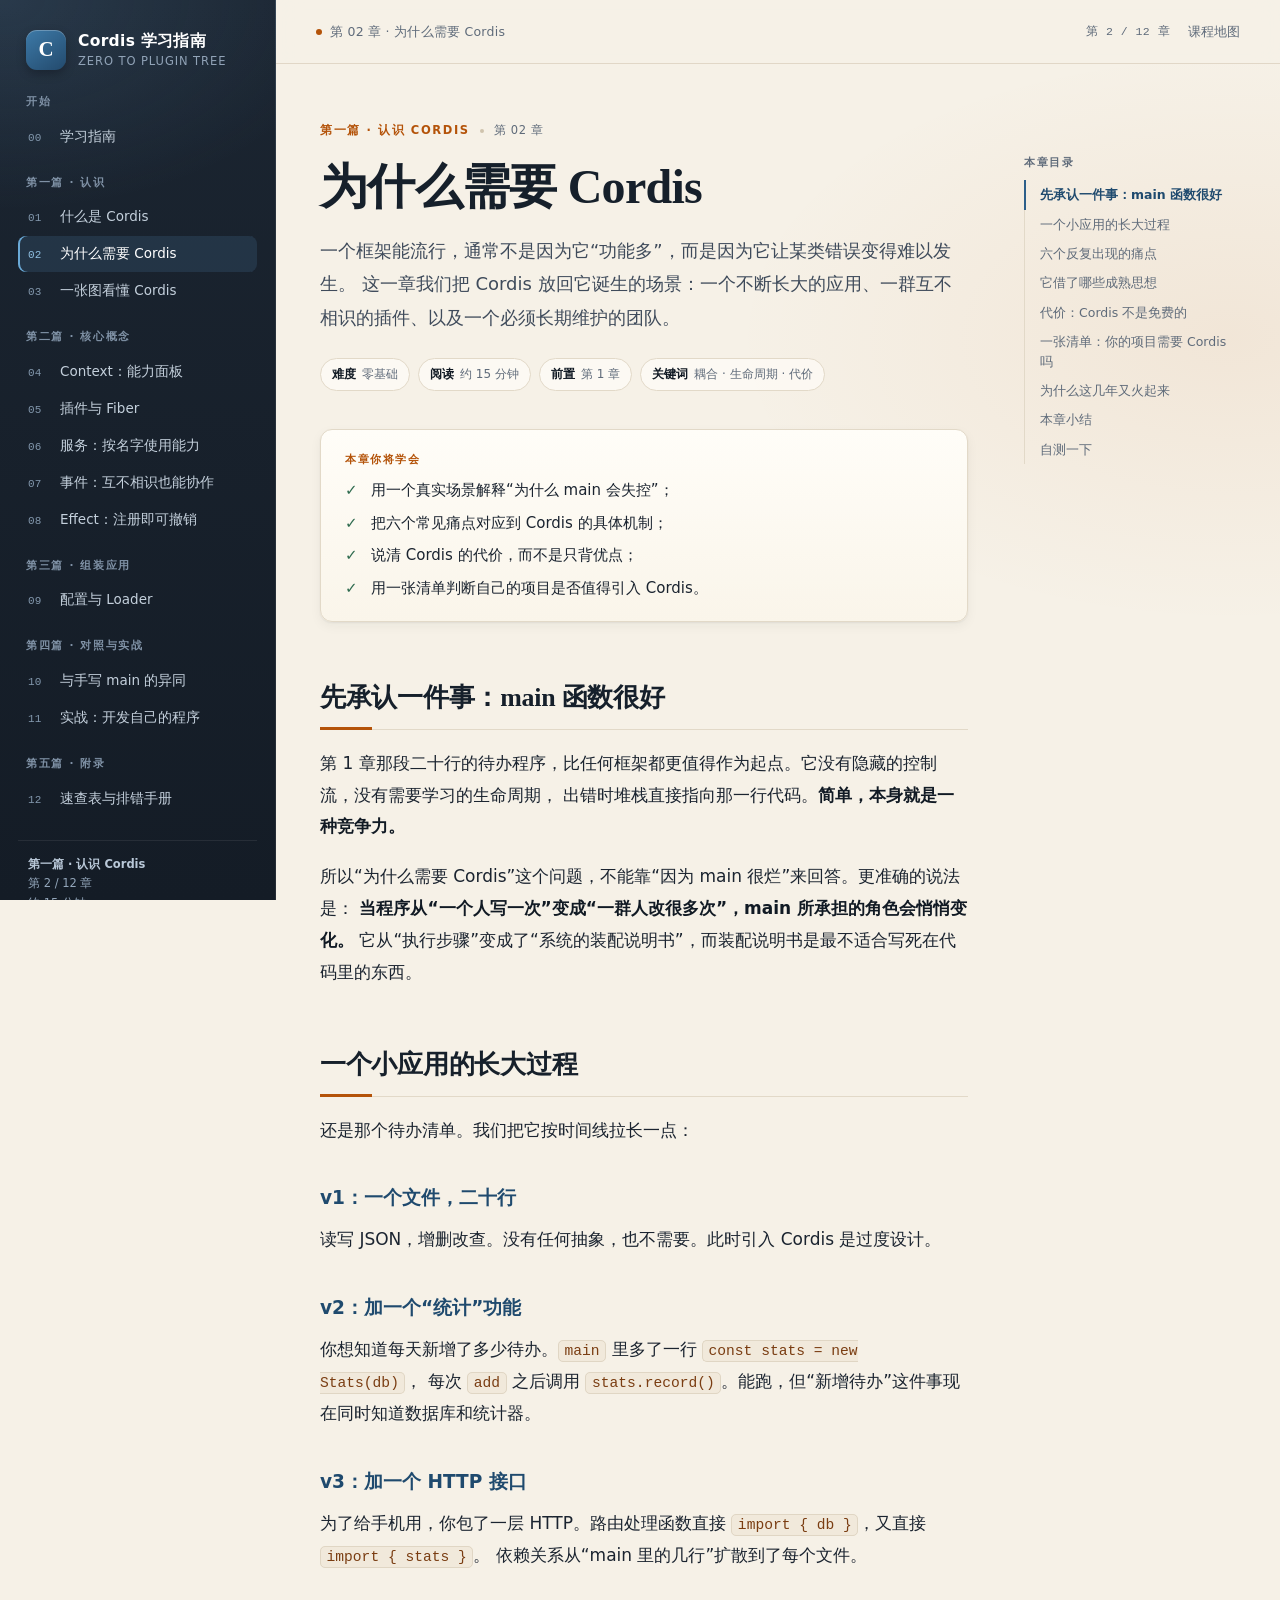
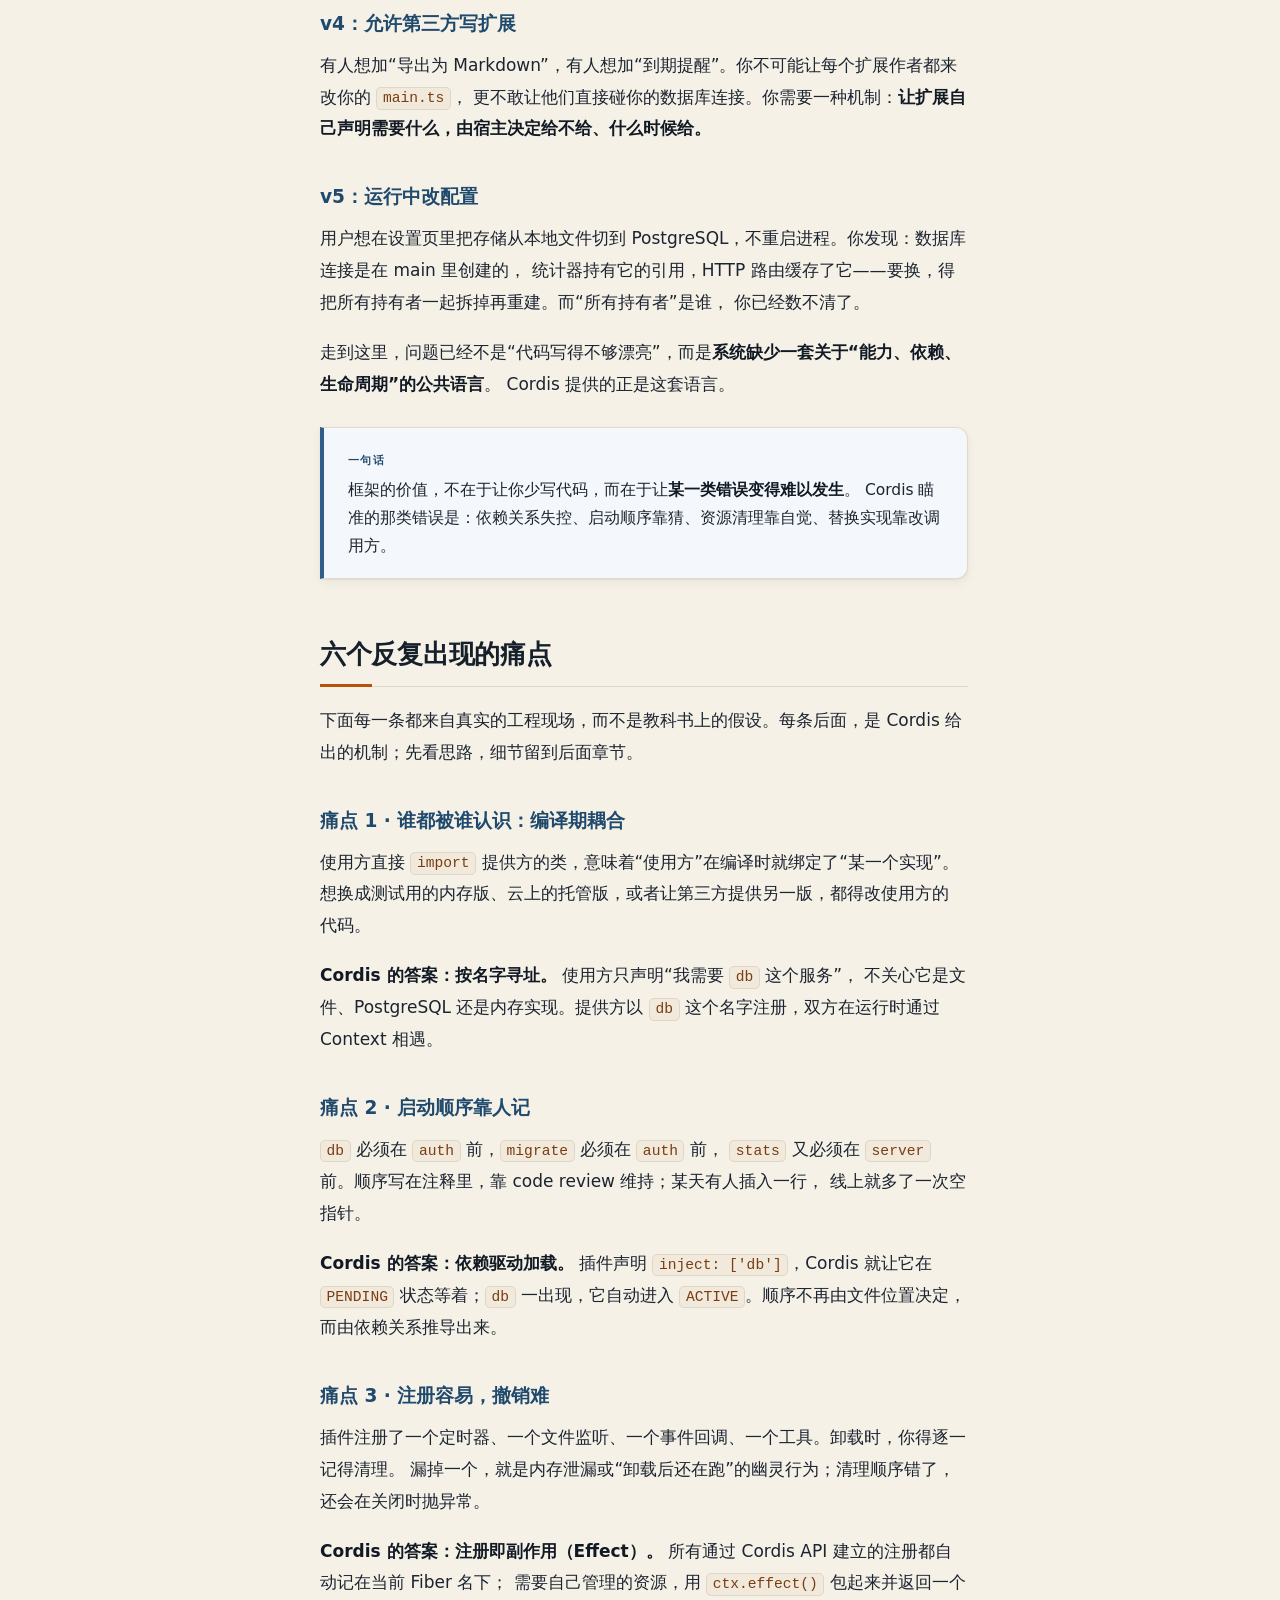
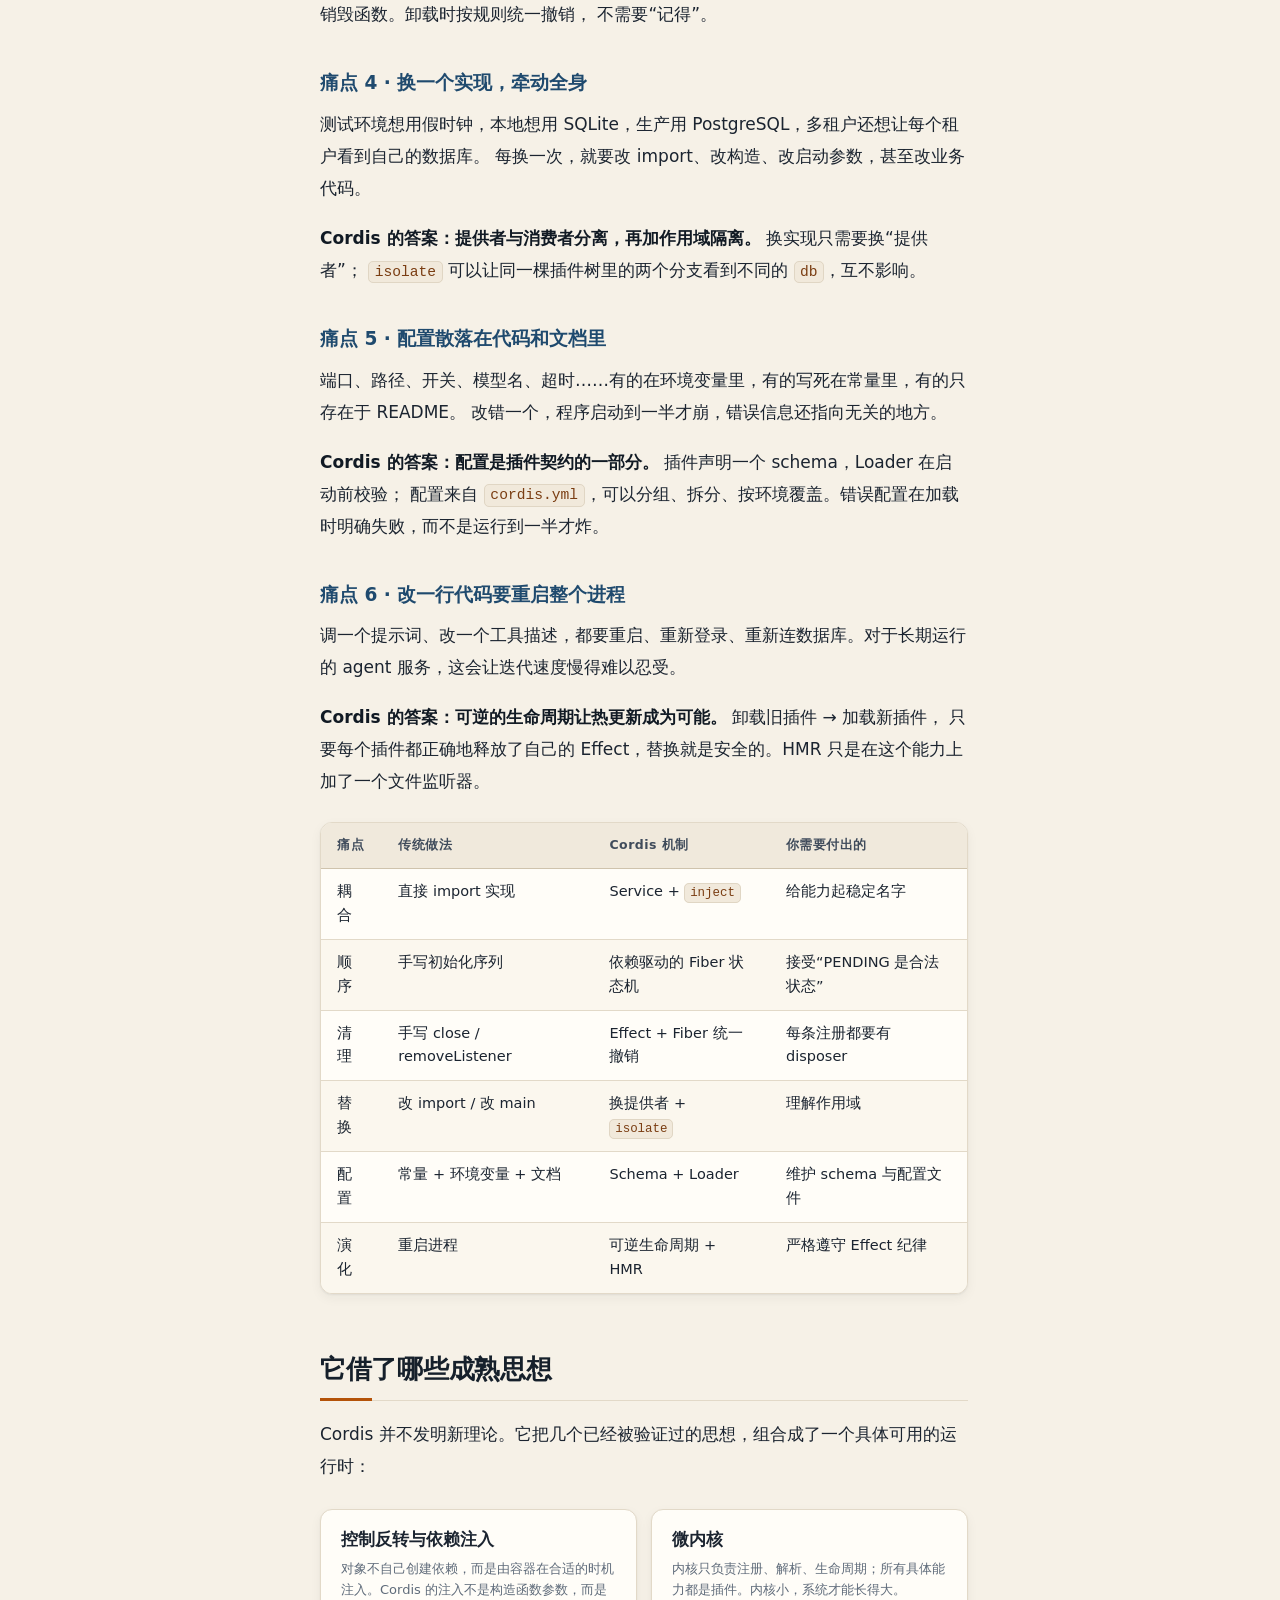
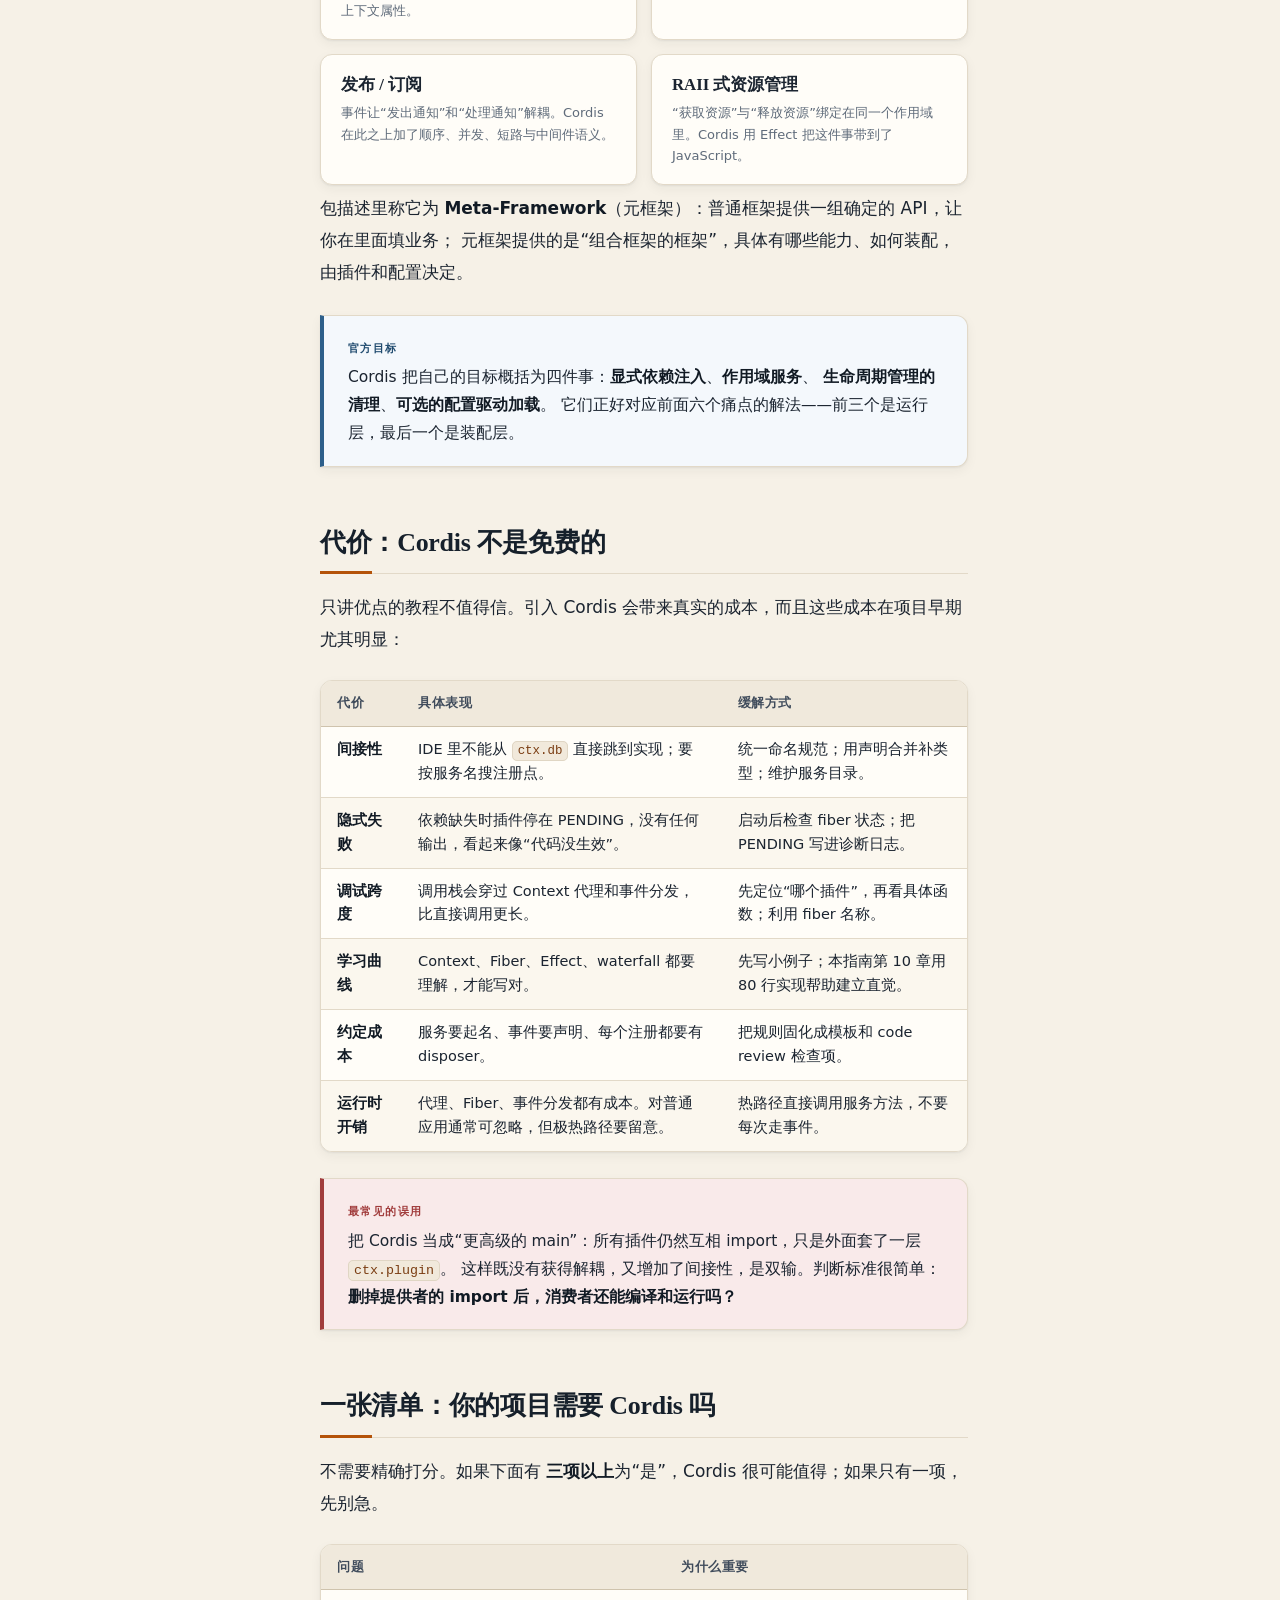
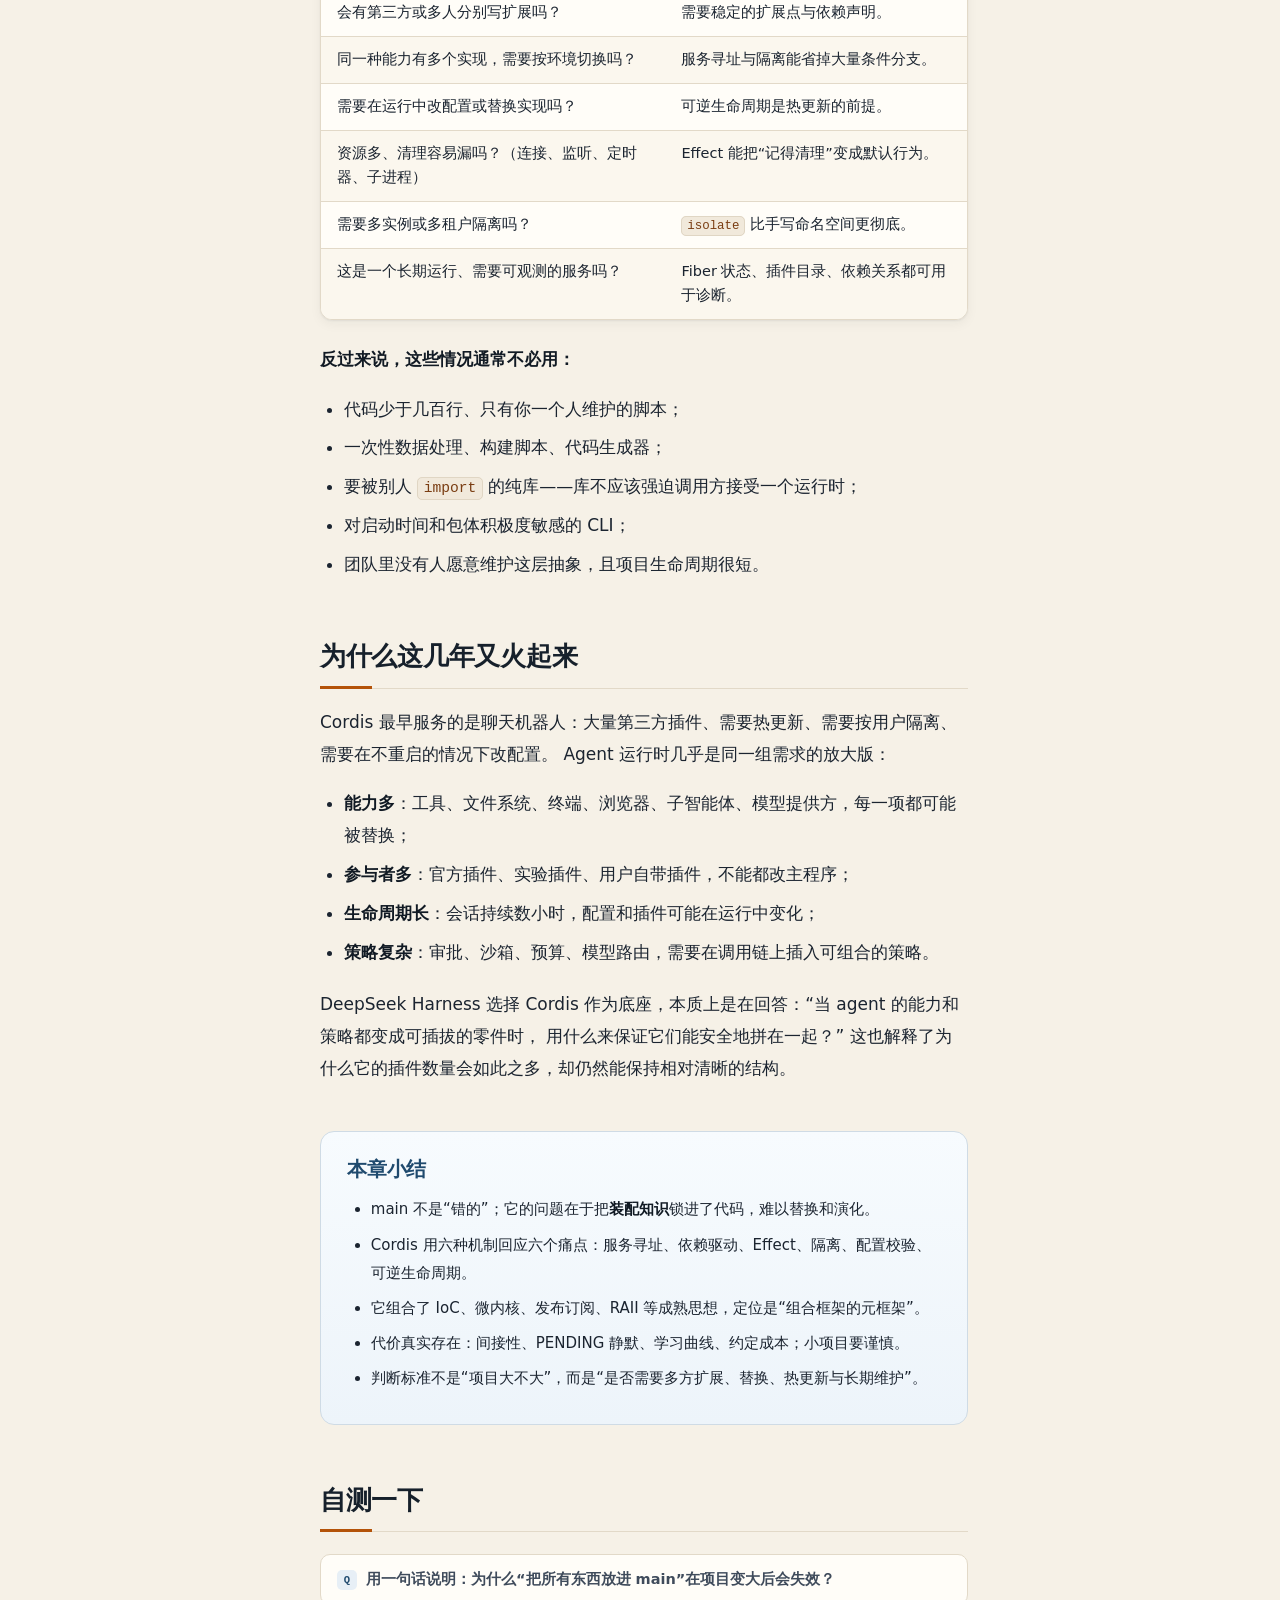
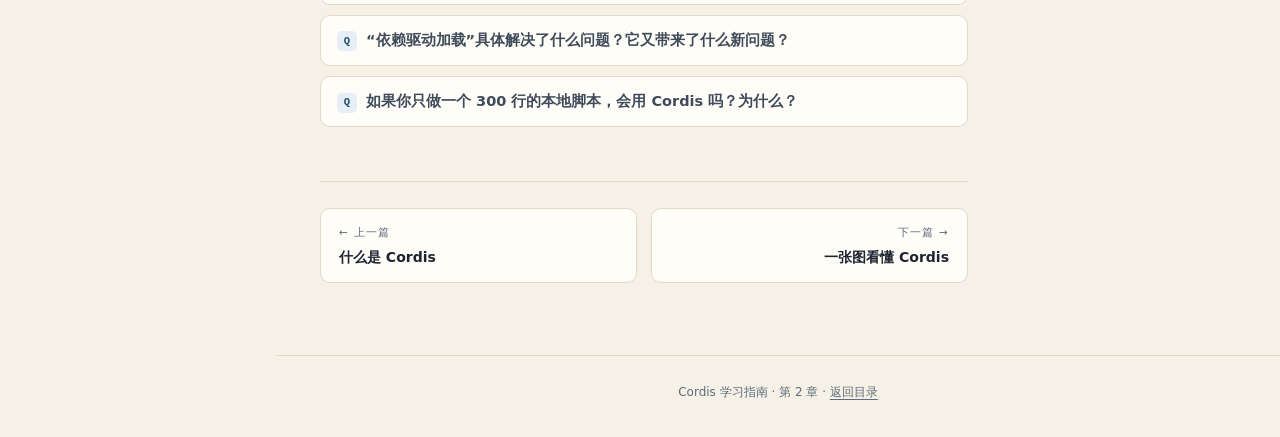
<file: cordis学习指南/02-why-cordis.html>
<!doctype html>
<html lang="zh-CN">
<head>
  <meta charset="utf-8">
  <meta name="viewport" content="width=device-width, initial-scale=1">
  <title>第 2 章 · 为什么需要 Cordis — Cordis 学习指南</title>
  <meta name="description" content="从耦合、启动顺序、资源清理、实现替换、配置与热更新六个痛点，理解 Cordis 的设计动机、代价与适用边界。">
  <link rel="stylesheet" href="assets/style.css">
</head>
<body data-page="02">
  <div class="reading-progress" id="reading-progress"></div>
  <a class="skip-link" href="#main">跳到正文</a>

  <aside class="sidebar" id="sidebar">
    <a class="brand" href="index.html">
      <span class="brand-mark" aria-hidden="true">C</span>
      <span class="brand-text">
        <span class="brand-title">Cordis 学习指南</span>
        <span class="brand-sub">ZERO TO PLUGIN TREE</span>
      </span>
    </a>
    <nav class="nav" id="site-nav" aria-label="课程目录"></nav>
    <div class="sidebar-foot">
      <strong>第一篇 · 认识 Cordis</strong><br>
      第 2 / 12 章<br>
      约 15 分钟
    </div>
  </aside>
  <div class="sidebar-backdrop" id="sidebar-backdrop"></div>

  <div class="shell">
    <header class="topbar">
      <button class="menu-btn" id="menu-btn" type="button" aria-label="打开课程目录" aria-expanded="false" aria-controls="sidebar">☰</button>
      <a class="topbar-brand" href="index.html">Cordis 学习指南</a>
      <div class="topbar-meta">
        <span class="chapter-indicator" id="chapter-indicator">第 2 / 12 章</span>
        <a href="index.html#outline">课程地图</a>
      </div>
    </header>

    <div class="content-wrap">
      <main id="main" class="prose">
        <header class="chapter-head">
          <div class="kicker">
            <span>第一篇 · 认识 Cordis</span><span class="dot"></span>
            <span class="kicker-muted">第 02 章</span>
          </div>
          <h1>为什么需要 Cordis</h1>
          <p class="lead">
            一个框架能流行，通常不是因为它“功能多”，而是因为它让某类错误变得难以发生。
            这一章我们把 Cordis 放回它诞生的场景：一个不断长大的应用、一群互不相识的插件、以及一个必须长期维护的团队。
          </p>
          <div class="meta-row">
            <span class="chip"><strong>难度</strong> 零基础</span>
            <span class="chip"><strong>阅读</strong> 约 15 分钟</span>
            <span class="chip"><strong>前置</strong> 第 1 章</span>
            <span class="chip"><strong>关键词</strong> 耦合 · 生命周期 · 代价</span>
          </div>
        </header>

        <div class="learn-box">
          <span class="label">本章你将学会</span>
          <ul>
            <li>用一个真实场景解释“为什么 main 会失控”；</li>
            <li>把六个常见痛点对应到 Cordis 的具体机制；</li>
            <li>说清 Cordis 的代价，而不是只背优点；</li>
            <li>用一张清单判断自己的项目是否值得引入 Cordis。</li>
          </ul>
        </div>

        <h2 id="premise">先承认一件事：main 函数很好</h2>
        <p>
          第 1 章那段二十行的待办程序，比任何框架都更值得作为起点。它没有隐藏的控制流，没有需要学习的生命周期，
          出错时堆栈直接指向那一行代码。<strong>简单，本身就是一种竞争力。</strong>
        </p>
        <p>
          所以“为什么需要 Cordis”这个问题，不能靠“因为 main 很烂”来回答。更准确的说法是：
          <strong>当程序从“一个人写一次”变成“一群人改很多次”，main 所承担的角色会悄悄变化。</strong>
          它从“执行步骤”变成了“系统的装配说明书”，而装配说明书是最不适合写死在代码里的东西。
        </p>

        <h2 id="story">一个小应用的长大过程</h2>
        <p>还是那个待办清单。我们把它按时间线拉长一点：</p>

        <h3>v1：一个文件，二十行</h3>
        <p>读写 JSON，增删改查。没有任何抽象，也不需要。此时引入 Cordis 是过度设计。</p>

        <h3>v2：加一个“统计”功能</h3>
        <p>
          你想知道每天新增了多少待办。<code>main</code> 里多了一行 <code>const stats = new Stats(db)</code>，
          每次 <code>add</code> 之后调用 <code>stats.record()</code>。能跑，但“新增待办”这件事现在同时知道数据库和统计器。
        </p>

        <h3>v3：加一个 HTTP 接口</h3>
        <p>
          为了给手机用，你包了一层 HTTP。路由处理函数直接 <code>import { db }</code>，又直接 <code>import { stats }</code>。
          依赖关系从“main 里的几行”扩散到了每个文件。
        </p>

        <h3>v4：允许第三方写扩展</h3>
        <p>
          有人想加“导出为 Markdown”，有人想加“到期提醒”。你不可能让每个扩展作者都来改你的 <code>main.ts</code>，
          更不敢让他们直接碰你的数据库连接。你需要一种机制：<strong>让扩展自己声明需要什么，由宿主决定给不给、什么时候给。</strong>
        </p>

        <h3>v5：运行中改配置</h3>
        <p>
          用户想在设置页里把存储从本地文件切到 PostgreSQL，不重启进程。你发现：数据库连接是在 main 里创建的，
          统计器持有它的引用，HTTP 路由缓存了它——要换，得把所有持有者一起拆掉再重建。而“所有持有者”是谁，
          你已经数不清了。
        </p>

        <p>
          走到这里，问题已经不是“代码写得不够漂亮”，而是<strong>系统缺少一套关于“能力、依赖、生命周期”的公共语言</strong>。
          Cordis 提供的正是这套语言。
        </p>

        <div class="callout info">
          <span class="label">一句话</span>
          <p>
            框架的价值，不在于让你少写代码，而在于让<strong>某一类错误变得难以发生</strong>。
            Cordis 瞄准的那类错误是：依赖关系失控、启动顺序靠猜、资源清理靠自觉、替换实现靠改调用方。
          </p>
        </div>

        <h2 id="pains">六个反复出现的痛点</h2>
        <p>
          下面每一条都来自真实的工程现场，而不是教科书上的假设。每条后面，是 Cordis 给出的机制；先看思路，细节留到后面章节。
        </p>

        <h3>痛点 1 · 谁都被谁认识：编译期耦合</h3>
        <p>
          使用方直接 <code>import</code> 提供方的类，意味着“使用方”在编译时就绑定了“某一个实现”。
          想换成测试用的内存版、云上的托管版，或者让第三方提供另一版，都得改使用方的代码。
        </p>
        <p>
          <strong>Cordis 的答案：按名字寻址。</strong> 使用方只声明“我需要 <code>db</code> 这个服务”，
          不关心它是文件、PostgreSQL 还是内存实现。提供方以 <code>db</code> 这个名字注册，双方在运行时通过 Context 相遇。
        </p>

        <h3>痛点 2 · 启动顺序靠人记</h3>
        <p>
          <code>db</code> 必须在 <code>auth</code> 前，<code>migrate</code> 必须在 <code>auth</code> 前，
          <code>stats</code> 又必须在 <code>server</code> 前。顺序写在注释里，靠 code review 维持；某天有人插入一行，
          线上就多了一次空指针。
        </p>
        <p>
          <strong>Cordis 的答案：依赖驱动加载。</strong> 插件声明 <code>inject: ['db']</code>，Cordis 就让它在
          <code>PENDING</code> 状态等着；<code>db</code> 一出现，它自动进入 <code>ACTIVE</code>。顺序不再由文件位置决定，
          而由依赖关系推导出来。
        </p>

        <h3>痛点 3 · 注册容易，撤销难</h3>
        <p>
          插件注册了一个定时器、一个文件监听、一个事件回调、一个工具。卸载时，你得逐一记得清理。
          漏掉一个，就是内存泄漏或“卸载后还在跑”的幽灵行为；清理顺序错了，还会在关闭时抛异常。
        </p>
        <p>
          <strong>Cordis 的答案：注册即副作用（Effect）。</strong> 所有通过 Cordis API 建立的注册都自动记在当前 Fiber 名下；
          需要自己管理的资源，用 <code>ctx.effect()</code> 包起来并返回一个销毁函数。卸载时按规则统一撤销，
          不需要“记得”。
        </p>

        <h3>痛点 4 · 换一个实现，牵动全身</h3>
        <p>
          测试环境想用假时钟，本地想用 SQLite，生产用 PostgreSQL，多租户还想让每个租户看到自己的数据库。
          每换一次，就要改 import、改构造、改启动参数，甚至改业务代码。
        </p>
        <p>
          <strong>Cordis 的答案：提供者与消费者分离，再加作用域隔离。</strong> 换实现只需要换“提供者”；
          <code>isolate</code> 可以让同一棵插件树里的两个分支看到不同的 <code>db</code>，互不影响。
        </p>

        <h3>痛点 5 · 配置散落在代码和文档里</h3>
        <p>
          端口、路径、开关、模型名、超时……有的在环境变量里，有的写死在常量里，有的只存在于 README。
          改错一个，程序启动到一半才崩，错误信息还指向无关的地方。
        </p>
        <p>
          <strong>Cordis 的答案：配置是插件契约的一部分。</strong> 插件声明一个 schema，Loader 在启动前校验；
          配置来自 <code>cordis.yml</code>，可以分组、拆分、按环境覆盖。错误配置在加载时明确失败，而不是运行到一半才炸。
        </p>

        <h3>痛点 6 · 改一行代码要重启整个进程</h3>
        <p>
          调一个提示词、改一个工具描述，都要重启、重新登录、重新连数据库。对于长期运行的 agent 服务，这会让迭代速度慢得难以忍受。
        </p>
        <p>
          <strong>Cordis 的答案：可逆的生命周期让热更新成为可能。</strong> 卸载旧插件 → 加载新插件，
          只要每个插件都正确地释放了自己的 Effect，替换就是安全的。HMR 只是在这个能力上加了一个文件监听器。
        </p>

        <div class="table-wrap">
          <table>
            <thead>
              <tr><th>痛点</th><th>传统做法</th><th>Cordis 机制</th><th>你需要付出的</th></tr>
            </thead>
            <tbody>
              <tr>
                <td>耦合</td>
                <td>直接 import 实现</td>
                <td>Service + <code>inject</code></td>
                <td>给能力起稳定名字</td>
              </tr>
              <tr>
                <td>顺序</td>
                <td>手写初始化序列</td>
                <td>依赖驱动的 Fiber 状态机</td>
                <td>接受“PENDING 是合法状态”</td>
              </tr>
              <tr>
                <td>清理</td>
                <td>手写 close / removeListener</td>
                <td>Effect + Fiber 统一撤销</td>
                <td>每条注册都要有 disposer</td>
              </tr>
              <tr>
                <td>替换</td>
                <td>改 import / 改 main</td>
                <td>换提供者 + <code>isolate</code></td>
                <td>理解作用域</td>
              </tr>
              <tr>
                <td>配置</td>
                <td>常量 + 环境变量 + 文档</td>
                <td>Schema + Loader</td>
                <td>维护 schema 与配置文件</td>
              </tr>
              <tr>
                <td>演化</td>
                <td>重启进程</td>
                <td>可逆生命周期 + HMR</td>
                <td>严格遵守 Effect 纪律</td>
              </tr>
            </tbody>
          </table>
        </div>

        <h2 id="ideas">它借了哪些成熟思想</h2>
        <p>
          Cordis 并不发明新理论。它把几个已经被验证过的思想，组合成了一个具体可用的运行时：
        </p>
        <div class="chapter-grid">
          <div class="chapter-card" style="cursor:default">
            <span class="cc-top"><span class="cc-title">控制反转与依赖注入</span></span>
            <span class="cc-desc">对象不自己创建依赖，而是由容器在合适的时机注入。Cordis 的注入不是构造函数参数，而是上下文属性。</span>
          </div>
          <div class="chapter-card" style="cursor:default">
            <span class="cc-top"><span class="cc-title">微内核</span></span>
            <span class="cc-desc">内核只负责注册、解析、生命周期；所有具体能力都是插件。内核小，系统才能长得大。</span>
          </div>
          <div class="chapter-card" style="cursor:default">
            <span class="cc-top"><span class="cc-title">发布 / 订阅</span></span>
            <span class="cc-desc">事件让“发出通知”和“处理通知”解耦。Cordis 在此之上加了顺序、并发、短路与中间件语义。</span>
          </div>
          <div class="chapter-card" style="cursor:default">
            <span class="cc-top"><span class="cc-title">RAII 式资源管理</span></span>
            <span class="cc-desc">“获取资源”与“释放资源”绑定在同一个作用域里。Cordis 用 Effect 把这件事带到了 JavaScript。</span>
          </div>
        </div>
        <p>
          包描述里称它为 <strong>Meta-Framework</strong>（元框架）：普通框架提供一组确定的 API，让你在里面填业务；
          元框架提供的是“组合框架的框架”，具体有哪些能力、如何装配，由插件和配置决定。
        </p>

        <div class="callout info">
          <span class="label">官方目标</span>
          <p>
            Cordis 把自己的目标概括为四件事：<strong>显式依赖注入</strong>、<strong>作用域服务</strong>、
            <strong>生命周期管理的清理</strong>、<strong>可选的配置驱动加载</strong>。
            它们正好对应前面六个痛点的解法——前三个是运行层，最后一个是装配层。
          </p>
        </div>

        <h2 id="cost">代价：Cordis 不是免费的</h2>
        <p>
          只讲优点的教程不值得信。引入 Cordis 会带来真实的成本，而且这些成本在项目早期尤其明显：
        </p>

        <div class="table-wrap">
          <table>
            <thead>
              <tr><th>代价</th><th>具体表现</th><th>缓解方式</th></tr>
            </thead>
            <tbody>
              <tr>
                <td><strong>间接性</strong></td>
                <td>IDE 里不能从 <code>ctx.db</code> 直接跳到实现；要按服务名搜注册点。</td>
                <td>统一命名规范；用声明合并补类型；维护服务目录。</td>
              </tr>
              <tr>
                <td><strong>隐式失败</strong></td>
                <td>依赖缺失时插件停在 PENDING，没有任何输出，看起来像“代码没生效”。</td>
                <td>启动后检查 fiber 状态；把 PENDING 写进诊断日志。</td>
              </tr>
              <tr>
                <td><strong>调试跨度</strong></td>
                <td>调用栈会穿过 Context 代理和事件分发，比直接调用更长。</td>
                <td>先定位“哪个插件”，再看具体函数；利用 fiber 名称。</td>
              </tr>
              <tr>
                <td><strong>学习曲线</strong></td>
                <td>Context、Fiber、Effect、waterfall 都要理解，才能写对。</td>
                <td>先写小例子；本指南第 10 章用 80 行实现帮助建立直觉。</td>
              </tr>
              <tr>
                <td><strong>约定成本</strong></td>
                <td>服务要起名、事件要声明、每个注册都要有 disposer。</td>
                <td>把规则固化成模板和 code review 检查项。</td>
              </tr>
              <tr>
                <td><strong>运行时开销</strong></td>
                <td>代理、Fiber、事件分发都有成本。对普通应用通常可忽略，但极热路径要留意。</td>
                <td>热路径直接调用服务方法，不要每次走事件。</td>
              </tr>
            </tbody>
          </table>
        </div>

        <div class="callout danger">
          <span class="label">最常见的误用</span>
          <p>
            把 Cordis 当成“更高级的 main”：所有插件仍然互相 import，只是外面套了一层 <code>ctx.plugin</code>。
            这样既没有获得解耦，又增加了间接性，是双输。判断标准很简单：
            <strong>删掉提供者的 import 后，消费者还能编译和运行吗？</strong>
          </p>
        </div>

        <h2 id="when">一张清单：你的项目需要 Cordis 吗</h2>
        <p>不需要精确打分。如果下面有 <strong>三项以上</strong>为“是”，Cordis 很可能值得；如果只有一项，先别急。</p>

        <div class="table-wrap">
          <table>
            <thead>
              <tr><th>问题</th><th>为什么重要</th></tr>
            </thead>
            <tbody>
              <tr><td>会有第三方或多人分别写扩展吗？</td><td>需要稳定的扩展点与依赖声明。</td></tr>
              <tr><td>同一种能力有多个实现，需要按环境切换吗？</td><td>服务寻址与隔离能省掉大量条件分支。</td></tr>
              <tr><td>需要在运行中改配置或替换实现吗？</td><td>可逆生命周期是热更新的前提。</td></tr>
              <tr><td>资源多、清理容易漏吗？（连接、监听、定时器、子进程）</td><td>Effect 能把“记得清理”变成默认行为。</td></tr>
              <tr><td>需要多实例或多租户隔离吗？</td><td><code>isolate</code> 比手写命名空间更彻底。</td></tr>
              <tr><td>这是一个长期运行、需要可观测的服务吗？</td><td>Fiber 状态、插件目录、依赖关系都可用于诊断。</td></tr>
            </tbody>
          </table>
        </div>

        <p><strong>反过来说，这些情况通常不必用：</strong></p>
        <ul>
          <li>代码少于几百行、只有你一个人维护的脚本；</li>
          <li>一次性数据处理、构建脚本、代码生成器；</li>
          <li>要被别人 <code>import</code> 的纯库——库不应该强迫调用方接受一个运行时；</li>
          <li>对启动时间和包体积极度敏感的 CLI；</li>
          <li>团队里没有人愿意维护这层抽象，且项目生命周期很短。</li>
        </ul>

        <h2 id="why-now">为什么这几年又火起来</h2>
        <p>
          Cordis 最早服务的是聊天机器人：大量第三方插件、需要热更新、需要按用户隔离、需要在不重启的情况下改配置。
          Agent 运行时几乎是同一组需求的放大版：
        </p>
        <ul>
          <li><strong>能力多</strong>：工具、文件系统、终端、浏览器、子智能体、模型提供方，每一项都可能被替换；</li>
          <li><strong>参与者多</strong>：官方插件、实验插件、用户自带插件，不能都改主程序；</li>
          <li><strong>生命周期长</strong>：会话持续数小时，配置和插件可能在运行中变化；</li>
          <li><strong>策略复杂</strong>：审批、沙箱、预算、模型路由，需要在调用链上插入可组合的策略。</li>
        </ul>
        <p>
          DeepSeek Harness 选择 Cordis 作为底座，本质上是在回答：“当 agent 的能力和策略都变成可插拔的零件时，
          用什么来保证它们能安全地拼在一起？” 这也解释了为什么它的插件数量会如此之多，却仍然能保持相对清晰的结构。
        </p>

        <div class="summary">
          <h2>本章小结</h2>
          <ul>
            <li>main 不是“错的”；它的问题在于把<strong>装配知识</strong>锁进了代码，难以替换和演化。</li>
            <li>Cordis 用六种机制回应六个痛点：服务寻址、依赖驱动、Effect、隔离、配置校验、可逆生命周期。</li>
            <li>它组合了 IoC、微内核、发布订阅、RAII 等成熟思想，定位是“组合框架的元框架”。</li>
            <li>代价真实存在：间接性、PENDING 静默、学习曲线、约定成本；小项目要谨慎。</li>
            <li>判断标准不是“项目大不大”，而是“是否需要多方扩展、替换、热更新与长期维护”。</li>
          </ul>
        </div>

        <h2 id="quiz">自测一下</h2>
        <div class="quiz">
          <details>
            <summary>用一句话说明：为什么“把所有东西放进 main”在项目变大后会失效？</summary>
            <div class="answer">
              <p>
                因为依赖关系、启动顺序和清理责任都集中在一个文件里，只存在于作者脑中；每加一个功能，都要修改同一处，
                并且无法在不影响其他模块的情况下替换实现。问题不在文件本身，而在<strong>知识没有分散到各自的模块里</strong>。
              </p>
            </div>
          </details>
          <details>
            <summary>“依赖驱动加载”具体解决了什么问题？它又带来了什么新问题？</summary>
            <div class="answer">
              <p>
                解决了手工编排顺序的问题：插件只要声明 <code>inject</code>，就会等到依赖就绪再启动。
                新问题是：依赖永远缺失时，插件会安静地停在 PENDING，不报错也不输出，需要额外的诊断手段。
              </p>
            </div>
          </details>
          <details>
            <summary>如果你只做一个 300 行的本地脚本，会用 Cordis 吗？为什么？</summary>
            <div class="answer">
              <p>
                通常不会。没有第三方扩展、没有实现替换、没有长期运行的生命周期，引入框架只会增加阅读成本和启动开销。
                但如果你预计它半年后会变成多人维护的插件化工具，提前建立服务边界也可能是合理的——关键是<strong>为未来的变化付费，而不是为框架而框架</strong>。
              </p>
            </div>
          </details>
        </div>

        <nav class="pager" id="pager" aria-label="章节翻页"></nav>
      </main>

      <aside class="toc" id="toc" aria-label="本章目录">
        <div class="toc-title">本章目录</div>
        <ol id="toc-list"></ol>
      </aside>
    </div>

    <footer class="site-foot">
      <p>Cordis 学习指南 · 第 2 章 · <a href="index.html">返回目录</a></p>
    </footer>
  </div>

  <script src="assets/app.js"></script>
</body>
</html>
</file>
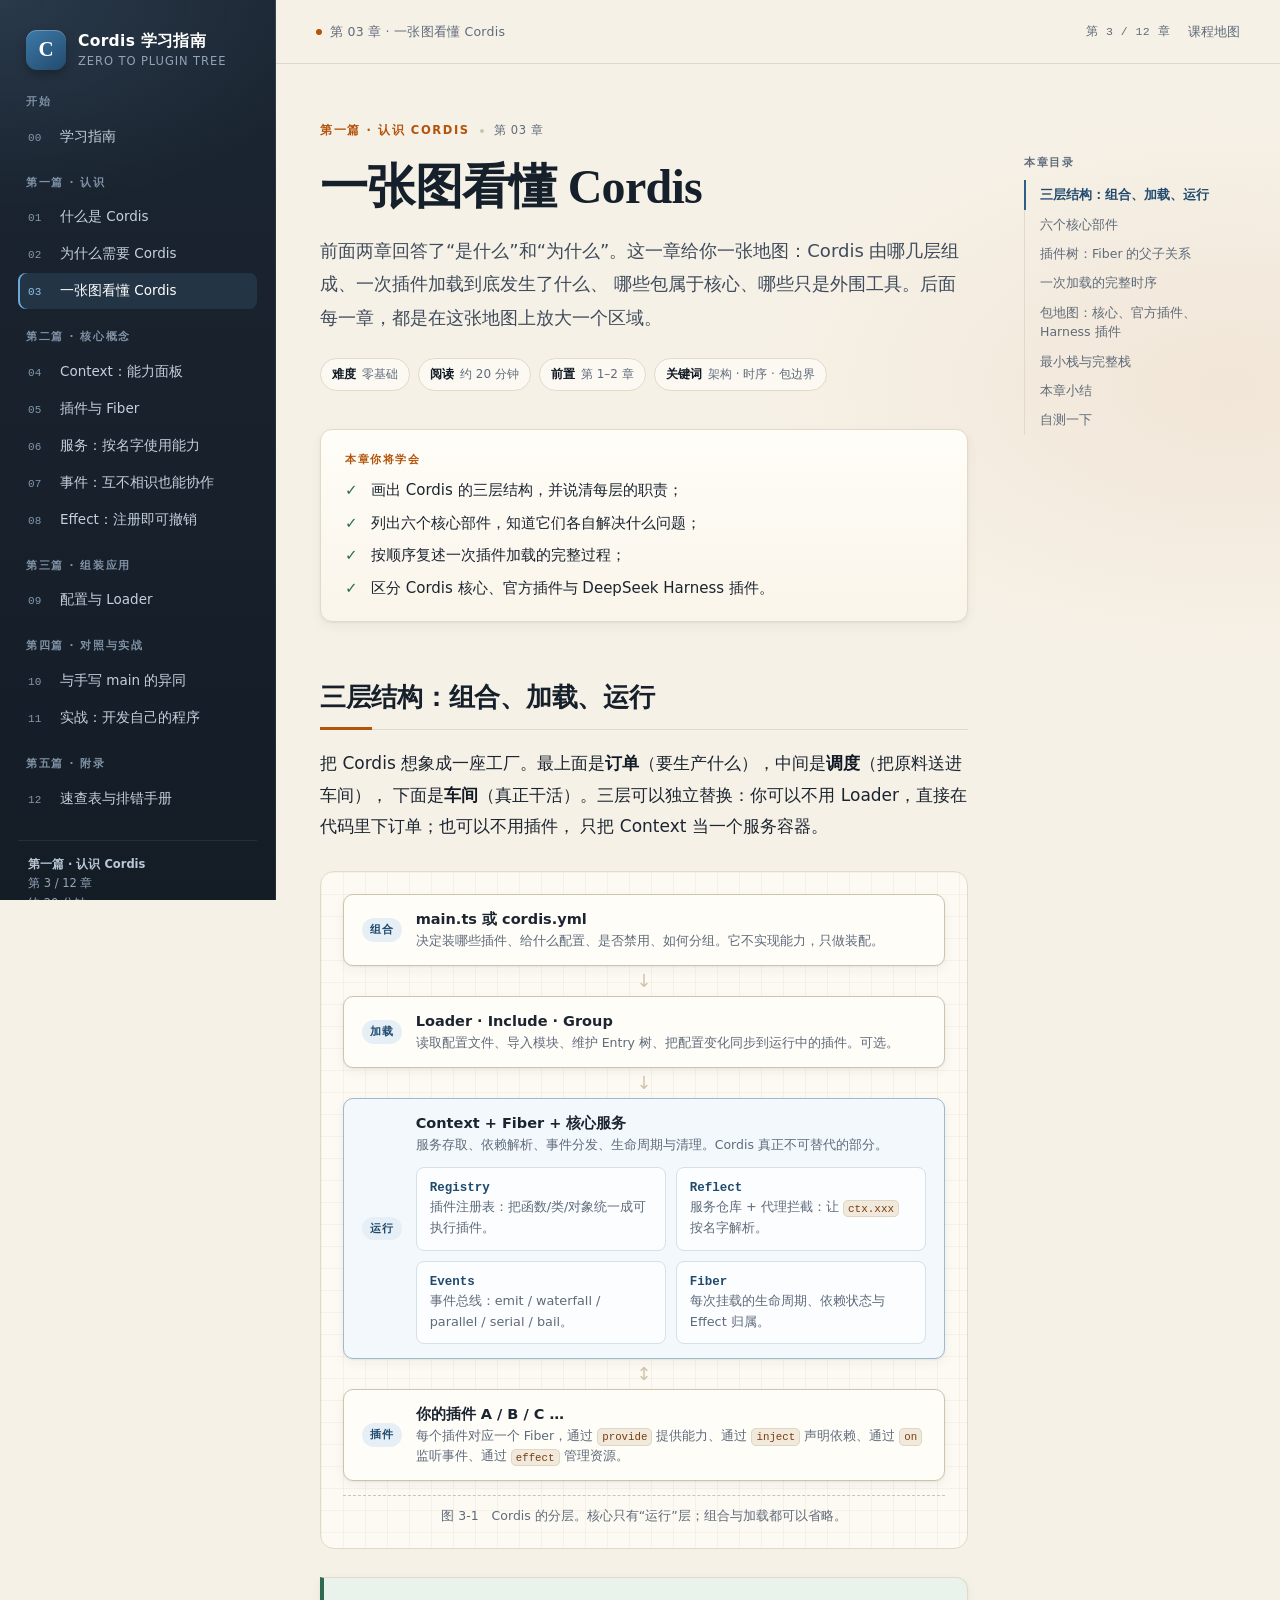
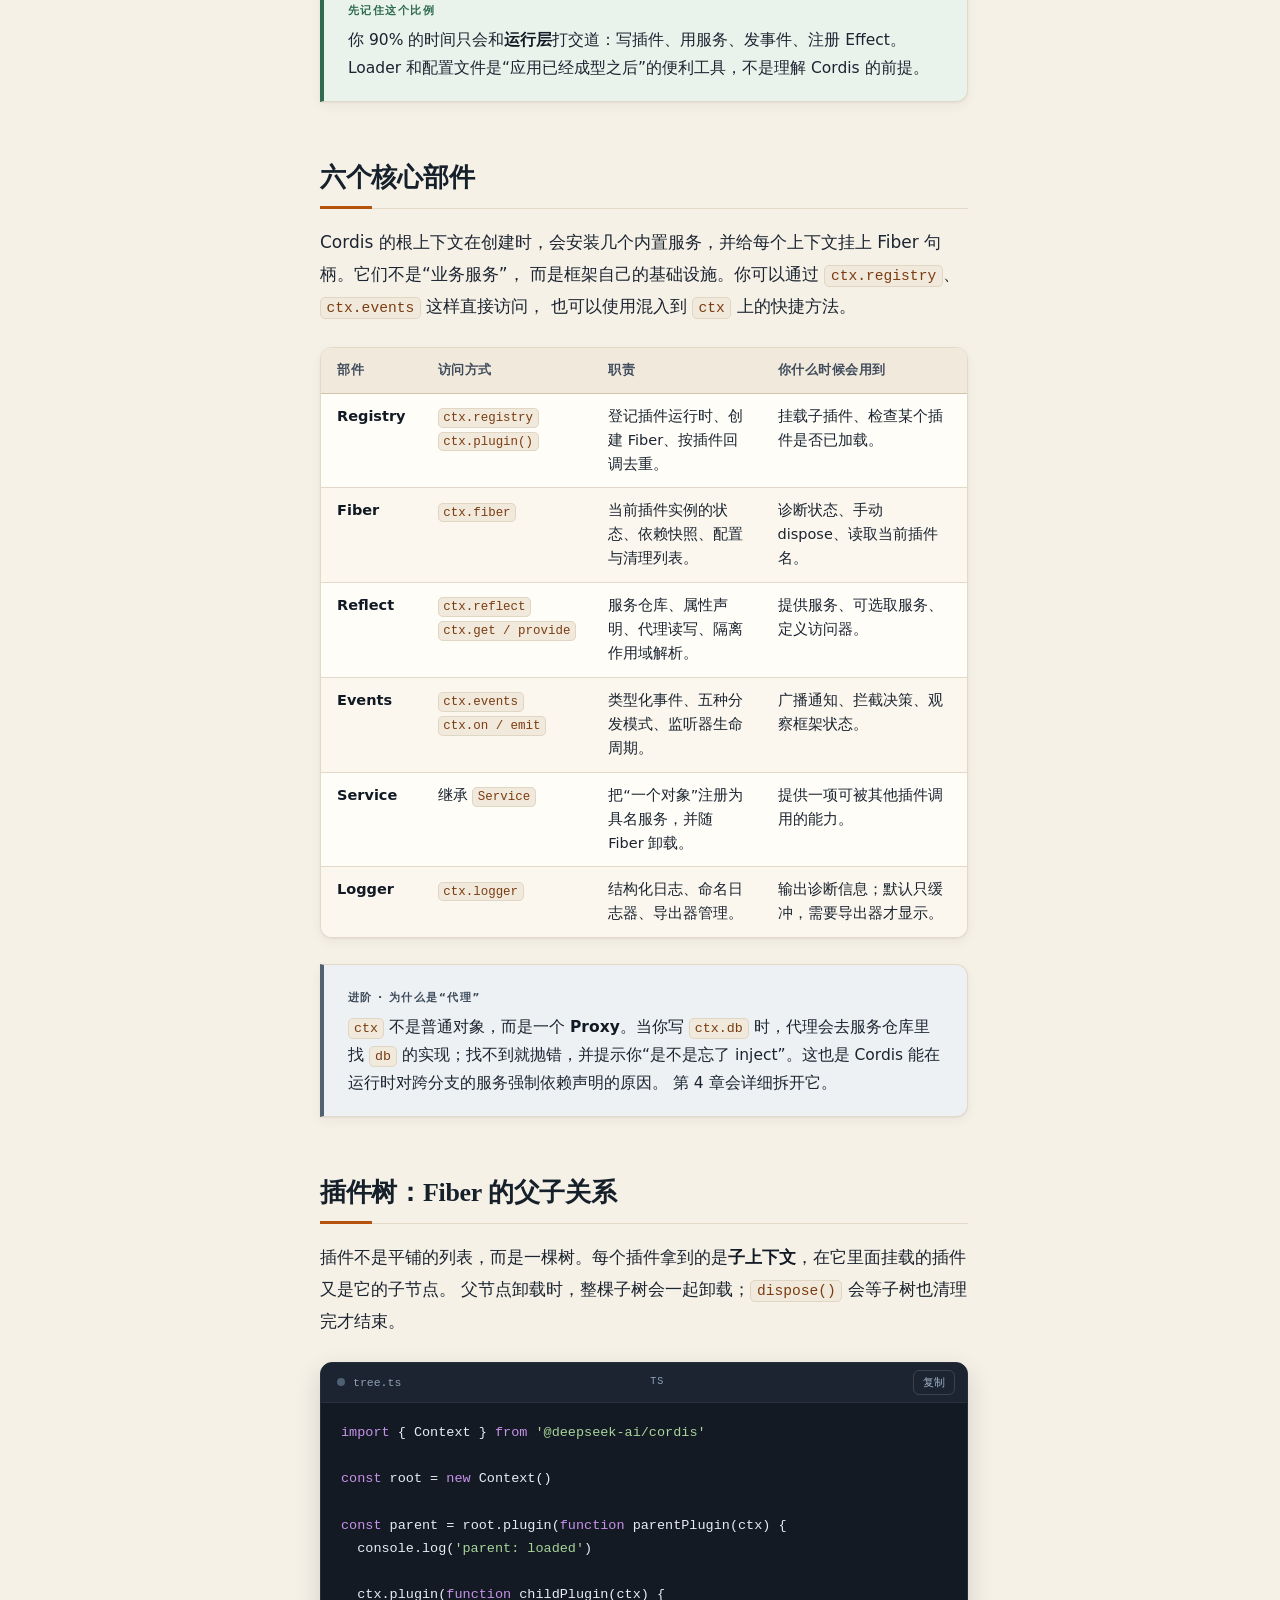
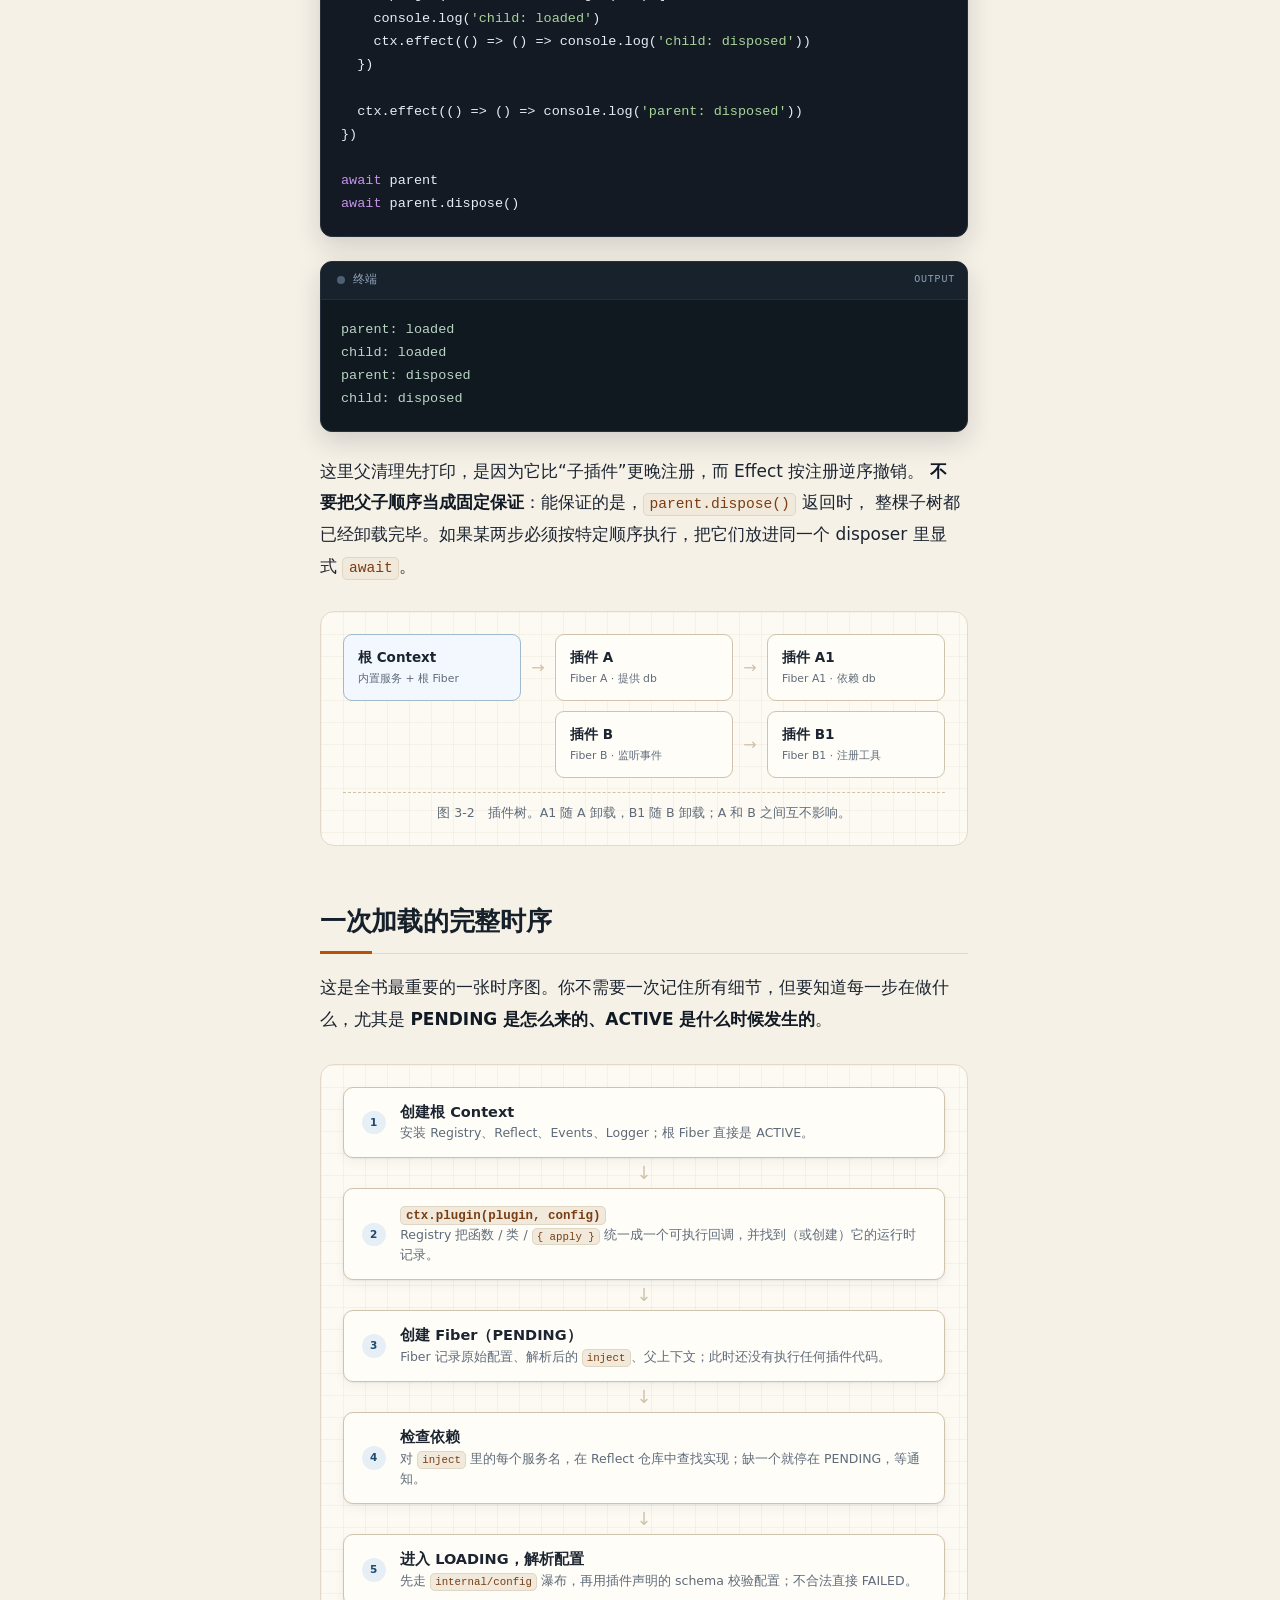
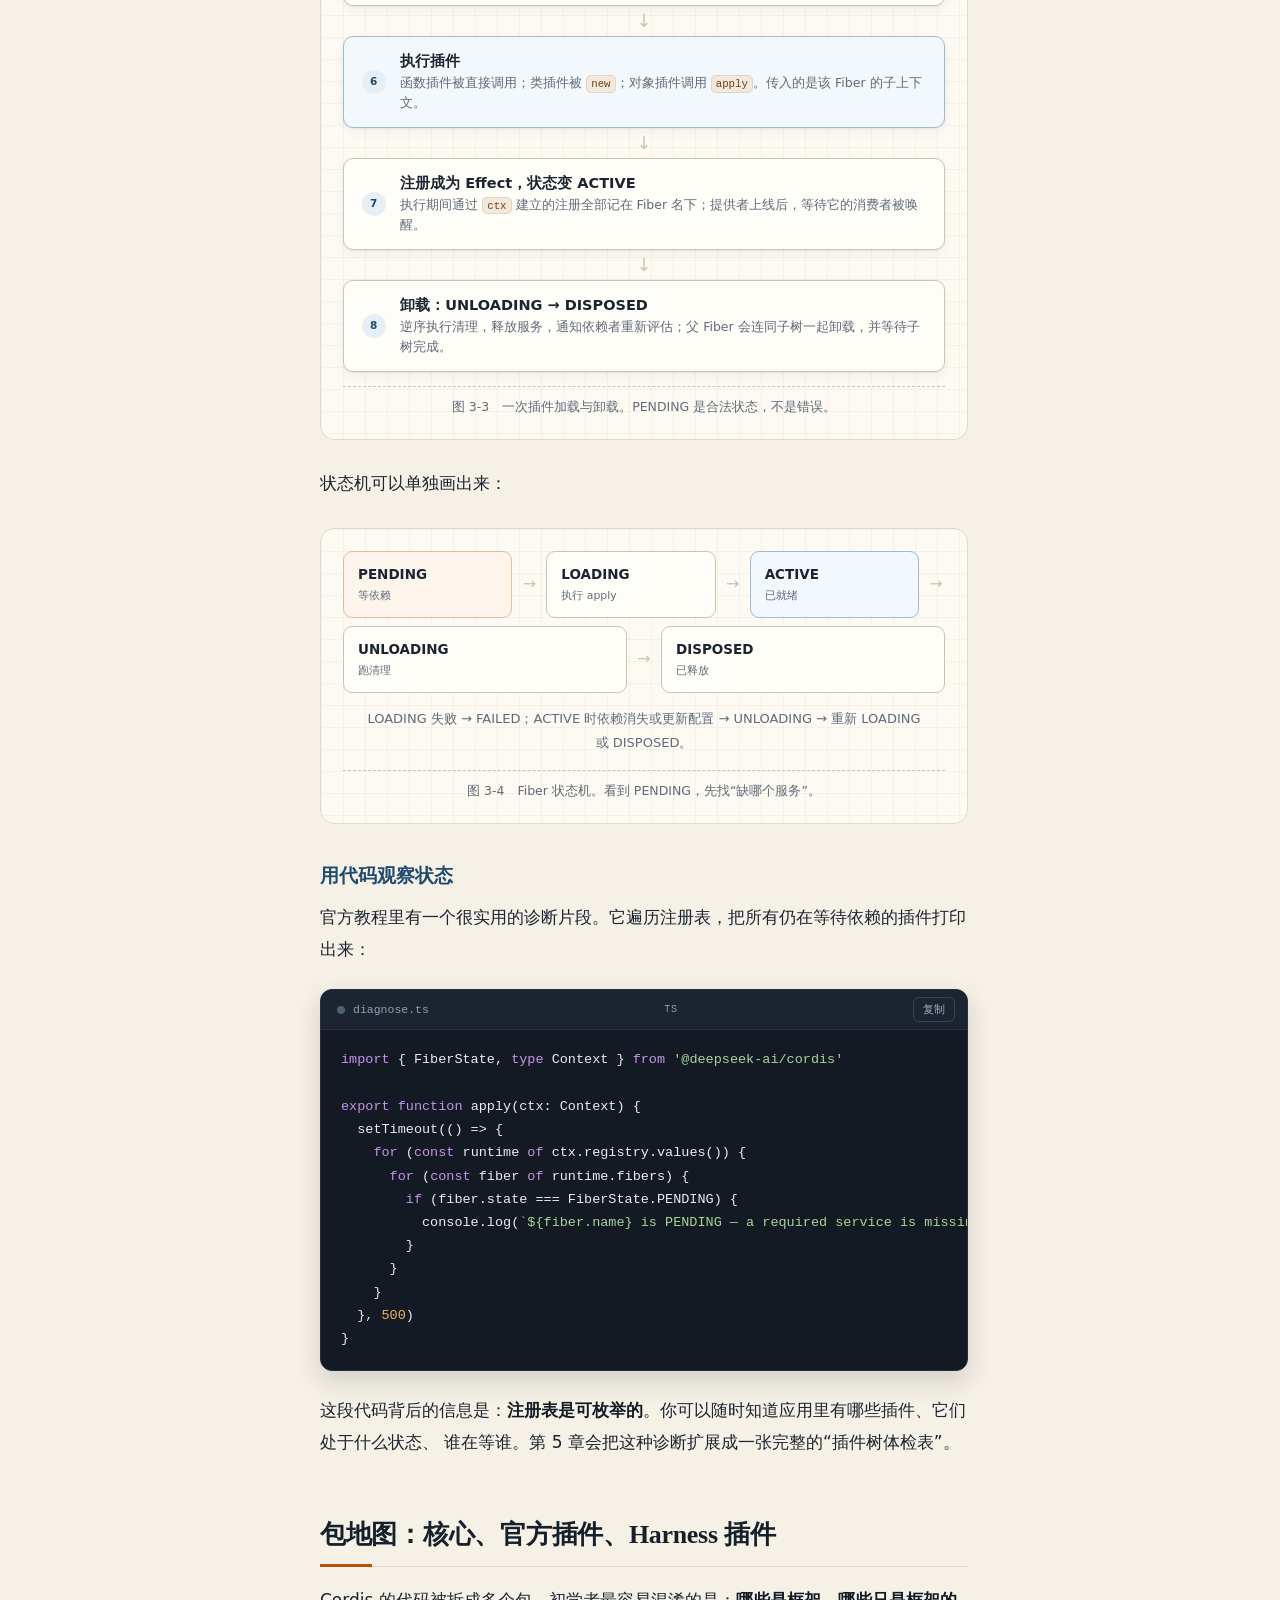
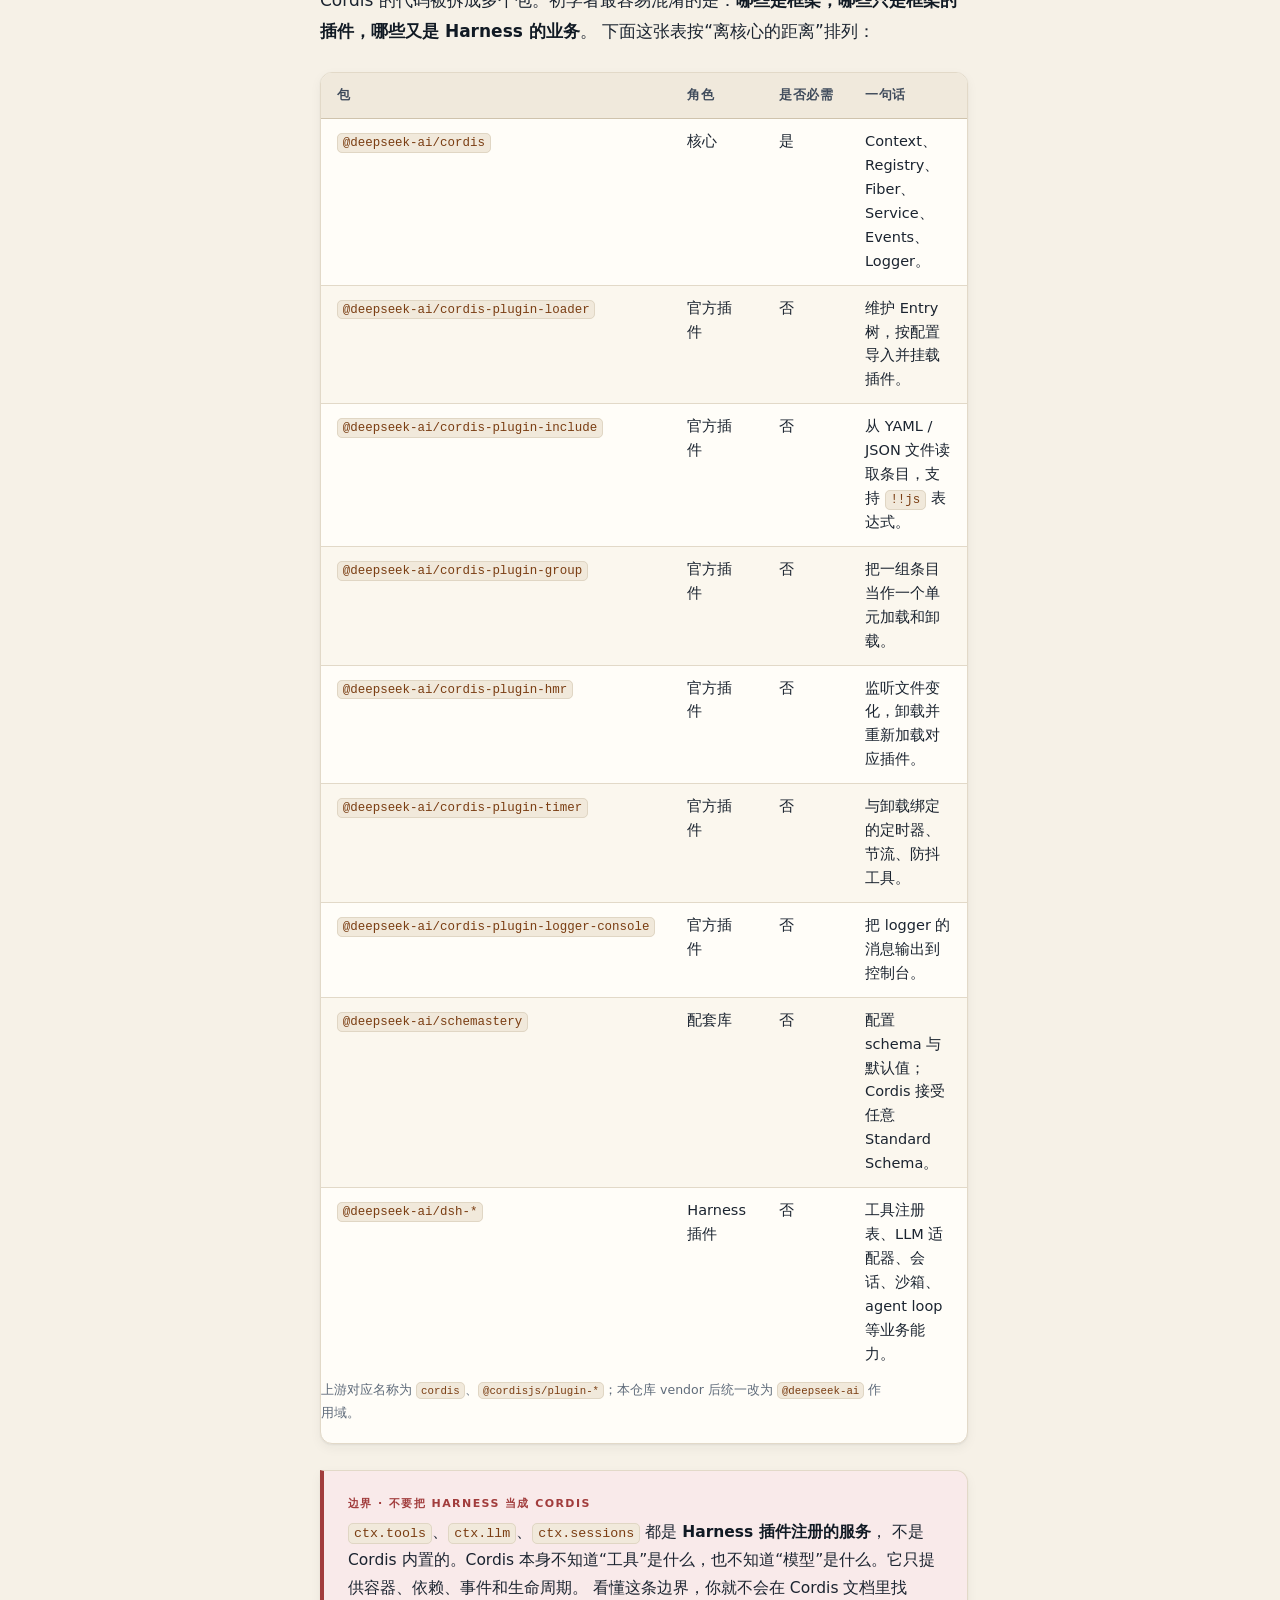
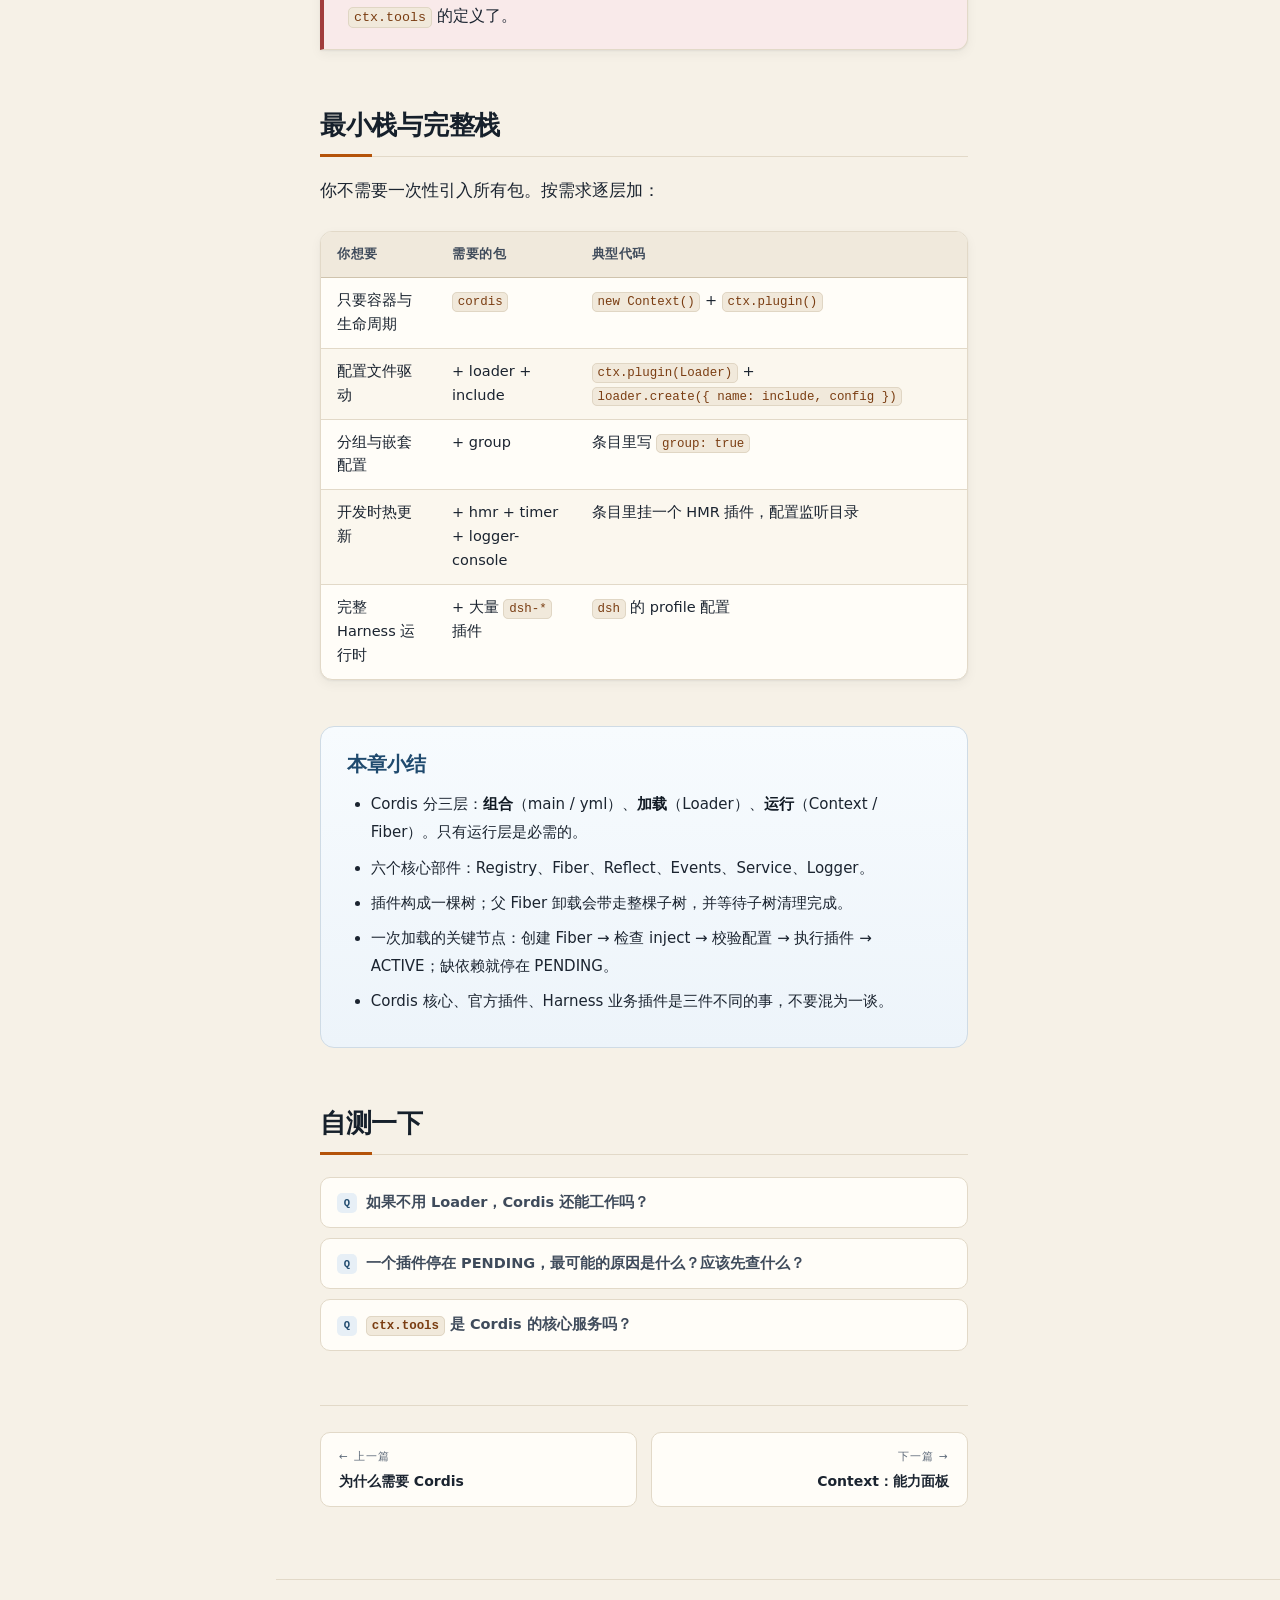
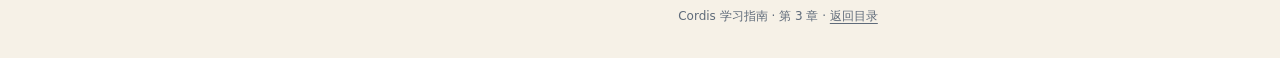
<file: cordis学习指南/03-mental-model.html>
<!doctype html>
<html lang="zh-CN">
<head>
  <meta charset="utf-8">
  <meta name="viewport" content="width=device-width, initial-scale=1">
  <title>第 3 章 · 一张图看懂 Cordis — Cordis 学习指南</title>
  <meta name="description" content="Cordis 的三层架构、核心服务、插件树、一次加载的完整时序，以及核心包、官方插件与 Harness 插件的边界。">
  <link rel="stylesheet" href="assets/style.css">
</head>
<body data-page="03">
  <div class="reading-progress" id="reading-progress"></div>
  <a class="skip-link" href="#main">跳到正文</a>

  <aside class="sidebar" id="sidebar">
    <a class="brand" href="index.html">
      <span class="brand-mark" aria-hidden="true">C</span>
      <span class="brand-text">
        <span class="brand-title">Cordis 学习指南</span>
        <span class="brand-sub">ZERO TO PLUGIN TREE</span>
      </span>
    </a>
    <nav class="nav" id="site-nav" aria-label="课程目录"></nav>
    <div class="sidebar-foot">
      <strong>第一篇 · 认识 Cordis</strong><br>
      第 3 / 12 章<br>
      约 20 分钟
    </div>
  </aside>
  <div class="sidebar-backdrop" id="sidebar-backdrop"></div>

  <div class="shell">
    <header class="topbar">
      <button class="menu-btn" id="menu-btn" type="button" aria-label="打开课程目录" aria-expanded="false" aria-controls="sidebar">☰</button>
      <a class="topbar-brand" href="index.html">Cordis 学习指南</a>
      <div class="topbar-meta">
        <span class="chapter-indicator" id="chapter-indicator">第 3 / 12 章</span>
        <a href="index.html#outline">课程地图</a>
      </div>
    </header>

    <div class="content-wrap">
      <main id="main" class="prose">
        <header class="chapter-head">
          <div class="kicker">
            <span>第一篇 · 认识 Cordis</span><span class="dot"></span>
            <span class="kicker-muted">第 03 章</span>
          </div>
          <h1>一张图看懂 Cordis</h1>
          <p class="lead">
            前面两章回答了“是什么”和“为什么”。这一章给你一张地图：Cordis 由哪几层组成、一次插件加载到底发生了什么、
            哪些包属于核心、哪些只是外围工具。后面每一章，都是在这张地图上放大一个区域。
          </p>
          <div class="meta-row">
            <span class="chip"><strong>难度</strong> 零基础</span>
            <span class="chip"><strong>阅读</strong> 约 20 分钟</span>
            <span class="chip"><strong>前置</strong> 第 1–2 章</span>
            <span class="chip"><strong>关键词</strong> 架构 · 时序 · 包边界</span>
          </div>
        </header>

        <div class="learn-box">
          <span class="label">本章你将学会</span>
          <ul>
            <li>画出 Cordis 的三层结构，并说清每层的职责；</li>
            <li>列出六个核心部件，知道它们各自解决什么问题；</li>
            <li>按顺序复述一次插件加载的完整过程；</li>
            <li>区分 Cordis 核心、官方插件与 DeepSeek Harness 插件。</li>
          </ul>
        </div>

        <h2 id="layers">三层结构：组合、加载、运行</h2>
        <p>
          把 Cordis 想象成一座工厂。最上面是<strong>订单</strong>（要生产什么），中间是<strong>调度</strong>（把原料送进车间），
          下面是<strong>车间</strong>（真正干活）。三层可以独立替换：你可以不用 Loader，直接在代码里下订单；也可以不用插件，
          只把 Context 当一个服务容器。
        </p>

        <div class="diagram">
          <div class="stack">
            <div class="layer">
              <span class="lyr-tag">组合</span>
              <div class="lyr-body">
                <b>main.ts 或 cordis.yml</b>
                <small>决定装哪些插件、给什么配置、是否禁用、如何分组。它不实现能力，只做装配。</small>
              </div>
            </div>
            <div class="stack-arrow" aria-hidden="true">↓</div>
            <div class="layer">
              <span class="lyr-tag">加载</span>
              <div class="lyr-body">
                <b>Loader · Include · Group</b>
                <small>读取配置文件、导入模块、维护 Entry 树、把配置变化同步到运行中的插件。可选。</small>
              </div>
            </div>
            <div class="stack-arrow" aria-hidden="true">↓</div>
            <div class="layer core">
              <span class="lyr-tag">运行</span>
              <div class="lyr-body">
                <b>Context + Fiber + 核心服务</b>
                <small>服务存取、依赖解析、事件分发、生命周期与清理。Cordis 真正不可替代的部分。</small>
                <div class="core-grid">
                  <div class="core-cell"><b>Registry</b><span>插件注册表：把函数/类/对象统一成可执行插件。</span></div>
                  <div class="core-cell"><b>Reflect</b><span>服务仓库 + 代理拦截：让 <code>ctx.xxx</code> 按名字解析。</span></div>
                  <div class="core-cell"><b>Events</b><span>事件总线：emit / waterfall / parallel / serial / bail。</span></div>
                  <div class="core-cell"><b>Fiber</b><span>每次挂载的生命周期、依赖状态与 Effect 归属。</span></div>
                </div>
              </div>
            </div>
            <div class="stack-arrow" aria-hidden="true">↕</div>
            <div class="layer">
              <span class="lyr-tag">插件</span>
              <div class="lyr-body">
                <b>你的插件 A / B / C …</b>
                <small>每个插件对应一个 Fiber，通过 <code>provide</code> 提供能力、通过 <code>inject</code> 声明依赖、通过 <code>on</code> 监听事件、通过 <code>effect</code> 管理资源。</small>
              </div>
            </div>
          </div>
          <figcaption>图 3-1　Cordis 的分层。核心只有“运行”层；组合与加载都可以省略。</figcaption>
        </div>

        <div class="callout tip">
          <span class="label">先记住这个比例</span>
          <p>
            你 90% 的时间只会和<strong>运行层</strong>打交道：写插件、用服务、发事件、注册 Effect。
            Loader 和配置文件是“应用已经成型之后”的便利工具，不是理解 Cordis 的前提。
          </p>
        </div>

        <h2 id="core-services">六个核心部件</h2>
        <p>
          Cordis 的根上下文在创建时，会安装几个内置服务，并给每个上下文挂上 Fiber 句柄。它们不是“业务服务”，
          而是框架自己的基础设施。你可以通过 <code>ctx.registry</code>、<code>ctx.events</code> 这样直接访问，
          也可以使用混入到 <code>ctx</code> 上的快捷方法。
        </p>

        <div class="table-wrap">
          <table>
            <thead>
              <tr><th>部件</th><th>访问方式</th><th>职责</th><th>你什么时候会用到</th></tr>
            </thead>
            <tbody>
              <tr>
                <td><strong>Registry</strong></td>
                <td><code>ctx.registry</code><br><code>ctx.plugin()</code></td>
                <td>登记插件运行时、创建 Fiber、按插件回调去重。</td>
                <td>挂载子插件、检查某个插件是否已加载。</td>
              </tr>
              <tr>
                <td><strong>Fiber</strong></td>
                <td><code>ctx.fiber</code></td>
                <td>当前插件实例的状态、依赖快照、配置与清理列表。</td>
                <td>诊断状态、手动 dispose、读取当前插件名。</td>
              </tr>
              <tr>
                <td><strong>Reflect</strong></td>
                <td><code>ctx.reflect</code><br><code>ctx.get / provide</code></td>
                <td>服务仓库、属性声明、代理读写、隔离作用域解析。</td>
                <td>提供服务、可选取服务、定义访问器。</td>
              </tr>
              <tr>
                <td><strong>Events</strong></td>
                <td><code>ctx.events</code><br><code>ctx.on / emit</code></td>
                <td>类型化事件、五种分发模式、监听器生命周期。</td>
                <td>广播通知、拦截决策、观察框架状态。</td>
              </tr>
              <tr>
                <td><strong>Service</strong></td>
                <td>继承 <code>Service</code></td>
                <td>把“一个对象”注册为具名服务，并随 Fiber 卸载。</td>
                <td>提供一项可被其他插件调用的能力。</td>
              </tr>
              <tr>
                <td><strong>Logger</strong></td>
                <td><code>ctx.logger</code></td>
                <td>结构化日志、命名日志器、导出器管理。</td>
                <td>输出诊断信息；默认只缓冲，需要导出器才显示。</td>
              </tr>
            </tbody>
          </table>
        </div>

        <div class="callout deep">
          <span class="label">进阶 · 为什么是“代理”</span>
          <p>
            <code>ctx</code> 不是普通对象，而是一个 <strong>Proxy</strong>。当你写 <code>ctx.db</code> 时，代理会去服务仓库里找
            <code>db</code> 的实现；找不到就抛错，并提示你“是不是忘了 inject”。这也是 Cordis 能在运行时对跨分支的服务强制依赖声明的原因。
            第 4 章会详细拆开它。
          </p>
        </div>

        <h2 id="tree">插件树：Fiber 的父子关系</h2>
        <p>
          插件不是平铺的列表，而是一棵树。每个插件拿到的是<strong>子上下文</strong>，在它里面挂载的插件又是它的子节点。
          父节点卸载时，整棵子树会一起卸载；<code>dispose()</code> 会等子树也清理完才结束。
        </p>

        <div class="code-card">
          <div class="code-head"><span class="code-file">tree.ts</span><span class="code-lang">ts</span></div>
          <pre><code class="language-ts">import { Context } from '@deepseek-ai/cordis'

const root = new Context()

const parent = root.plugin(function parentPlugin(ctx) {
  console.log('parent: loaded')

  ctx.plugin(function childPlugin(ctx) {
    console.log('child: loaded')
    ctx.effect(() =&gt; () =&gt; console.log('child: disposed'))
  })

  ctx.effect(() =&gt; () =&gt; console.log('parent: disposed'))
})

await parent
await parent.dispose()</code></pre>
        </div>

        <div class="code-card output">
          <div class="code-head"><span class="code-file">终端</span><span class="code-lang">output</span></div>
          <pre><code>parent: loaded
child: loaded
parent: disposed
child: disposed</code></pre>
        </div>

        <p>
          这里父清理先打印，是因为它比“子插件”更晚注册，而 Effect 按注册逆序撤销。
          <strong>不要把父子顺序当成固定保证</strong>：能保证的是，<code>parent.dispose()</code> 返回时，
          整棵子树都已经卸载完毕。如果某两步必须按特定顺序执行，把它们放进同一个 disposer 里显式 <code>await</code>。
        </p>

        <div class="diagram">
          <div class="flow">
            <div class="flow-node accent"><b>根 Context</b><small>内置服务 + 根 Fiber</small></div>
            <div class="flow-arrow">→</div>
            <div class="flow-node"><b>插件 A</b><small>Fiber A · 提供 db</small></div>
            <div class="flow-arrow">→</div>
            <div class="flow-node"><b>插件 A1</b><small>Fiber A1 · 依赖 db</small></div>
          </div>
          <div class="flow" style="margin-top:10px">
            <div class="flow-node" style="visibility:hidden"><b>占位</b><small>占位</small></div>
            <div class="flow-arrow" style="visibility:hidden">→</div>
            <div class="flow-node"><b>插件 B</b><small>Fiber B · 监听事件</small></div>
            <div class="flow-arrow">→</div>
            <div class="flow-node"><b>插件 B1</b><small>Fiber B1 · 注册工具</small></div>
          </div>
          <figcaption>图 3-2　插件树。A1 随 A 卸载，B1 随 B 卸载；A 和 B 之间互不影响。</figcaption>
        </div>

        <h2 id="sequence">一次加载的完整时序</h2>
        <p>
          这是全书最重要的一张时序图。你不需要一次记住所有细节，但要知道每一步在做什么，尤其是
          <strong>PENDING 是怎么来的、ACTIVE 是什么时候发生的</strong>。
        </p>

        <div class="diagram">
          <div class="stack">
            <div class="layer"><span class="lyr-tag">1</span><div class="lyr-body"><b>创建根 Context</b><small>安装 Registry、Reflect、Events、Logger；根 Fiber 直接是 ACTIVE。</small></div></div>
            <div class="stack-arrow">↓</div>
            <div class="layer"><span class="lyr-tag">2</span><div class="lyr-body"><b><code>ctx.plugin(plugin, config)</code></b><small>Registry 把函数 / 类 / <code>{ apply }</code> 统一成一个可执行回调，并找到（或创建）它的运行时记录。</small></div></div>
            <div class="stack-arrow">↓</div>
            <div class="layer"><span class="lyr-tag">3</span><div class="lyr-body"><b>创建 Fiber（PENDING）</b><small>Fiber 记录原始配置、解析后的 <code>inject</code>、父上下文；此时还没有执行任何插件代码。</small></div></div>
            <div class="stack-arrow">↓</div>
            <div class="layer"><span class="lyr-tag">4</span><div class="lyr-body"><b>检查依赖</b><small>对 <code>inject</code> 里的每个服务名，在 Reflect 仓库中查找实现；缺一个就停在 PENDING，等通知。</small></div></div>
            <div class="stack-arrow">↓</div>
            <div class="layer"><span class="lyr-tag">5</span><div class="lyr-body"><b>进入 LOADING，解析配置</b><small>先走 <code>internal/config</code> 瀑布，再用插件声明的 schema 校验配置；不合法直接 FAILED。</small></div></div>
            <div class="stack-arrow">↓</div>
            <div class="layer core"><span class="lyr-tag">6</span><div class="lyr-body"><b>执行插件</b><small>函数插件被直接调用；类插件被 <code>new</code>；对象插件调用 <code>apply</code>。传入的是该 Fiber 的子上下文。</small></div></div>
            <div class="stack-arrow">↓</div>
            <div class="layer"><span class="lyr-tag">7</span><div class="lyr-body"><b>注册成为 Effect，状态变 ACTIVE</b><small>执行期间通过 <code>ctx</code> 建立的注册全部记在 Fiber 名下；提供者上线后，等待它的消费者被唤醒。</small></div></div>
            <div class="stack-arrow">↓</div>
            <div class="layer"><span class="lyr-tag">8</span><div class="lyr-body"><b>卸载：UNLOADING → DISPOSED</b><small>逆序执行清理，释放服务，通知依赖者重新评估；父 Fiber 会连同子树一起卸载，并等待子树完成。</small></div></div>
          </div>
          <figcaption>图 3-3　一次插件加载与卸载。PENDING 是合法状态，不是错误。</figcaption>
        </div>

        <p>状态机可以单独画出来：</p>

        <div class="diagram">
          <div class="flow">
            <div class="flow-node clay"><b>PENDING</b><small>等依赖</small></div>
            <div class="flow-arrow">→</div>
            <div class="flow-node"><b>LOADING</b><small>执行 apply</small></div>
            <div class="flow-arrow">→</div>
            <div class="flow-node accent"><b>ACTIVE</b><small>已就绪</small></div>
            <div class="flow-arrow">→</div>
            <div class="flow-node"><b>UNLOADING</b><small>跑清理</small></div>
            <div class="flow-arrow">→</div>
            <div class="flow-node"><b>DISPOSED</b><small>已释放</small></div>
          </div>
          <p class="small" style="margin:14px 0 0; text-align:center">
            LOADING 失败 → FAILED；ACTIVE 时依赖消失或更新配置 → UNLOADING → 重新 LOADING 或 DISPOSED。
          </p>
          <figcaption>图 3-4　Fiber 状态机。看到 PENDING，先找“缺哪个服务”。</figcaption>
        </div>

        <h3>用代码观察状态</h3>
        <p>官方教程里有一个很实用的诊断片段。它遍历注册表，把所有仍在等待依赖的插件打印出来：</p>

        <div class="code-card">
          <div class="code-head"><span class="code-file">diagnose.ts</span><span class="code-lang">ts</span></div>
          <pre><code class="language-ts">import { FiberState, type Context } from '@deepseek-ai/cordis'

export function apply(ctx: Context) {
  setTimeout(() =&gt; {
    for (const runtime of ctx.registry.values()) {
      for (const fiber of runtime.fibers) {
        if (fiber.state === FiberState.PENDING) {
          console.log(`${fiber.name} is PENDING — a required service is missing`)
        }
      }
    }
  }, 500)
}</code></pre>
        </div>

        <p>
          这段代码背后的信息是：<strong>注册表是可枚举的</strong>。你可以随时知道应用里有哪些插件、它们处于什么状态、
          谁在等谁。第 5 章会把这种诊断扩展成一张完整的“插件树体检表”。
        </p>

        <h2 id="packages">包地图：核心、官方插件、Harness 插件</h2>
        <p>
          Cordis 的代码被拆成多个包。初学者最容易混淆的是：<strong>哪些是框架，哪些只是框架的插件，哪些又是 Harness 的业务</strong>。
          下面这张表按“离核心的距离”排列：
        </p>

        <div class="table-wrap">
          <table>
            <thead>
              <tr><th>包</th><th>角色</th><th>是否必需</th><th>一句话</th></tr>
            </thead>
            <tbody>
              <tr>
                <td><code>@deepseek-ai/cordis</code></td>
                <td>核心</td>
                <td>是</td>
                <td>Context、Registry、Fiber、Service、Events、Logger。</td>
              </tr>
              <tr>
                <td><code>@deepseek-ai/cordis-plugin-loader</code></td>
                <td>官方插件</td>
                <td>否</td>
                <td>维护 Entry 树，按配置导入并挂载插件。</td>
              </tr>
              <tr>
                <td><code>@deepseek-ai/cordis-plugin-include</code></td>
                <td>官方插件</td>
                <td>否</td>
                <td>从 YAML / JSON 文件读取条目，支持 <code>!!js</code> 表达式。</td>
              </tr>
              <tr>
                <td><code>@deepseek-ai/cordis-plugin-group</code></td>
                <td>官方插件</td>
                <td>否</td>
                <td>把一组条目当作一个单元加载和卸载。</td>
              </tr>
              <tr>
                <td><code>@deepseek-ai/cordis-plugin-hmr</code></td>
                <td>官方插件</td>
                <td>否</td>
                <td>监听文件变化，卸载并重新加载对应插件。</td>
              </tr>
              <tr>
                <td><code>@deepseek-ai/cordis-plugin-timer</code></td>
                <td>官方插件</td>
                <td>否</td>
                <td>与卸载绑定的定时器、节流、防抖工具。</td>
              </tr>
              <tr>
                <td><code>@deepseek-ai/cordis-plugin-logger-console</code></td>
                <td>官方插件</td>
                <td>否</td>
                <td>把 logger 的消息输出到控制台。</td>
              </tr>
              <tr>
                <td><code>@deepseek-ai/schemastery</code></td>
                <td>配套库</td>
                <td>否</td>
                <td>配置 schema 与默认值；Cordis 接受任意 Standard Schema。</td>
              </tr>
              <tr>
                <td><code>@deepseek-ai/dsh-*</code></td>
                <td>Harness 插件</td>
                <td>否</td>
                <td>工具注册表、LLM 适配器、会话、沙箱、agent loop 等业务能力。</td>
              </tr>
            </tbody>
          </table>
          <p class="table-note">上游对应名称为 <code>cordis</code>、<code>@cordisjs/plugin-*</code>；本仓库 vendor 后统一改为 <code>@deepseek-ai</code> 作用域。</p>
        </div>

        <div class="callout danger">
          <span class="label">边界 · 不要把 Harness 当成 Cordis</span>
          <p>
            <code>ctx.tools</code>、<code>ctx.llm</code>、<code>ctx.sessions</code> 都是 <strong>Harness 插件注册的服务</strong>，
            不是 Cordis 内置的。Cordis 本身不知道“工具”是什么，也不知道“模型”是什么。它只提供容器、依赖、事件和生命周期。
            看懂这条边界，你就不会在 Cordis 文档里找 <code>ctx.tools</code> 的定义了。
          </p>
        </div>

        <h2 id="minimal-stack">最小栈与完整栈</h2>
        <p>
          你不需要一次性引入所有包。按需求逐层加：
        </p>
        <div class="table-wrap">
          <table>
            <thead>
              <tr><th>你想要</th><th>需要的包</th><th>典型代码</th></tr>
            </thead>
            <tbody>
              <tr>
                <td>只要容器与生命周期</td>
                <td><code>cordis</code></td>
                <td><code>new Context()</code> + <code>ctx.plugin()</code></td>
              </tr>
              <tr>
                <td>配置文件驱动</td>
                <td>+ loader + include</td>
                <td><code>ctx.plugin(Loader)</code> + <code>loader.create({ name: include, config })</code></td>
              </tr>
              <tr>
                <td>分组与嵌套配置</td>
                <td>+ group</td>
                <td>条目里写 <code>group: true</code></td>
              </tr>
              <tr>
                <td>开发时热更新</td>
                <td>+ hmr + timer + logger-console</td>
                <td>条目里挂一个 HMR 插件，配置监听目录</td>
              </tr>
              <tr>
                <td>完整 Harness 运行时</td>
                <td>+ 大量 <code>dsh-*</code> 插件</td>
                <td><code>dsh</code> 的 profile 配置</td>
              </tr>
            </tbody>
          </table>
        </div>

        <div class="summary">
          <h2>本章小结</h2>
          <ul>
            <li>Cordis 分三层：<strong>组合</strong>（main / yml）、<strong>加载</strong>（Loader）、<strong>运行</strong>（Context / Fiber）。只有运行层是必需的。</li>
            <li>六个核心部件：Registry、Fiber、Reflect、Events、Service、Logger。</li>
            <li>插件构成一棵树；父 Fiber 卸载会带走整棵子树，并等待子树清理完成。</li>
            <li>一次加载的关键节点：创建 Fiber → 检查 inject → 校验配置 → 执行插件 → ACTIVE；缺依赖就停在 PENDING。</li>
            <li>Cordis 核心、官方插件、Harness 业务插件是三件不同的事，不要混为一谈。</li>
          </ul>
        </div>

        <h2 id="quiz">自测一下</h2>
        <div class="quiz">
          <details>
            <summary>如果不用 Loader，Cordis 还能工作吗？</summary>
            <div class="answer">
              <p>
                能。Loader 只是“从文件读配置并导入模块”的外围工具。你完全可以在 <code>main.ts</code> 里手动
                <code>ctx.plugin(A)</code>、<code>ctx.plugin(B)</code>。代价是装配关系写死在代码里，失去配置驱动和热更新。
              </p>
            </div>
          </details>
          <details>
            <summary>一个插件停在 PENDING，最可能的原因是什么？应该先查什么？</summary>
            <div class="answer">
              <p>
                最可能是它的 <code>inject</code> 里某个服务没有提供者，或者提供者自己也停在 PENDING。
                先列出该插件的 <code>inject</code> 列表，再逐个检查对应的 <code>provide</code> / <code>Service</code> 是否存在；
                注意拼写和隔离作用域。
              </p>
            </div>
          </details>
          <details>
            <summary><code>ctx.tools</code> 是 Cordis 的核心服务吗？</summary>
            <div class="answer">
              <p>
                不是。它是 DeepSeek Harness 的 <code>@deepseek-ai/dsh-tools</code> 插件注册的服务。
                Cordis 只提供 <code>ctx</code> 这个容器；容器里放什么，由挂载的插件决定。
              </p>
            </div>
          </details>
        </div>

        <nav class="pager" id="pager" aria-label="章节翻页"></nav>
      </main>

      <aside class="toc" id="toc" aria-label="本章目录">
        <div class="toc-title">本章目录</div>
        <ol id="toc-list"></ol>
      </aside>
    </div>

    <footer class="site-foot">
      <p>Cordis 学习指南 · 第 3 章 · <a href="index.html">返回目录</a></p>
    </footer>
  </div>

  <script src="assets/app.js"></script>
</body>
</html>
</file>
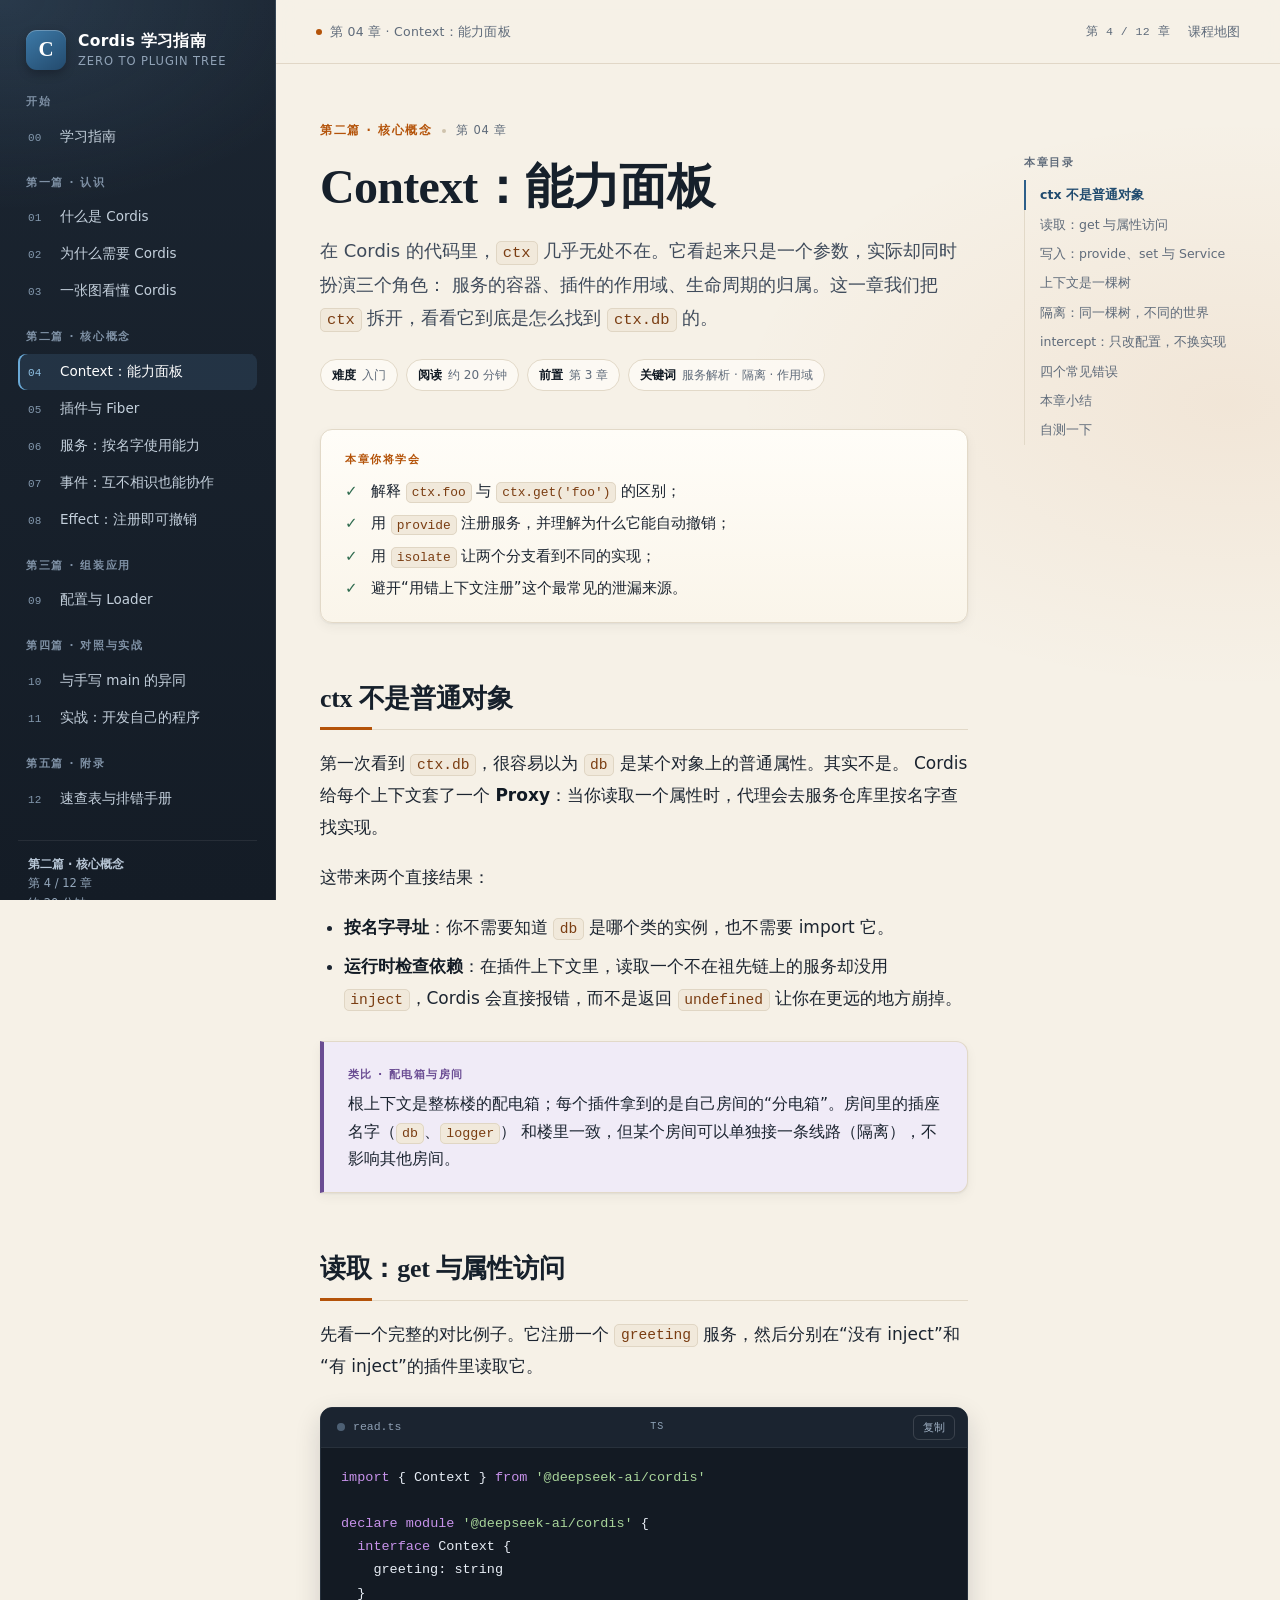
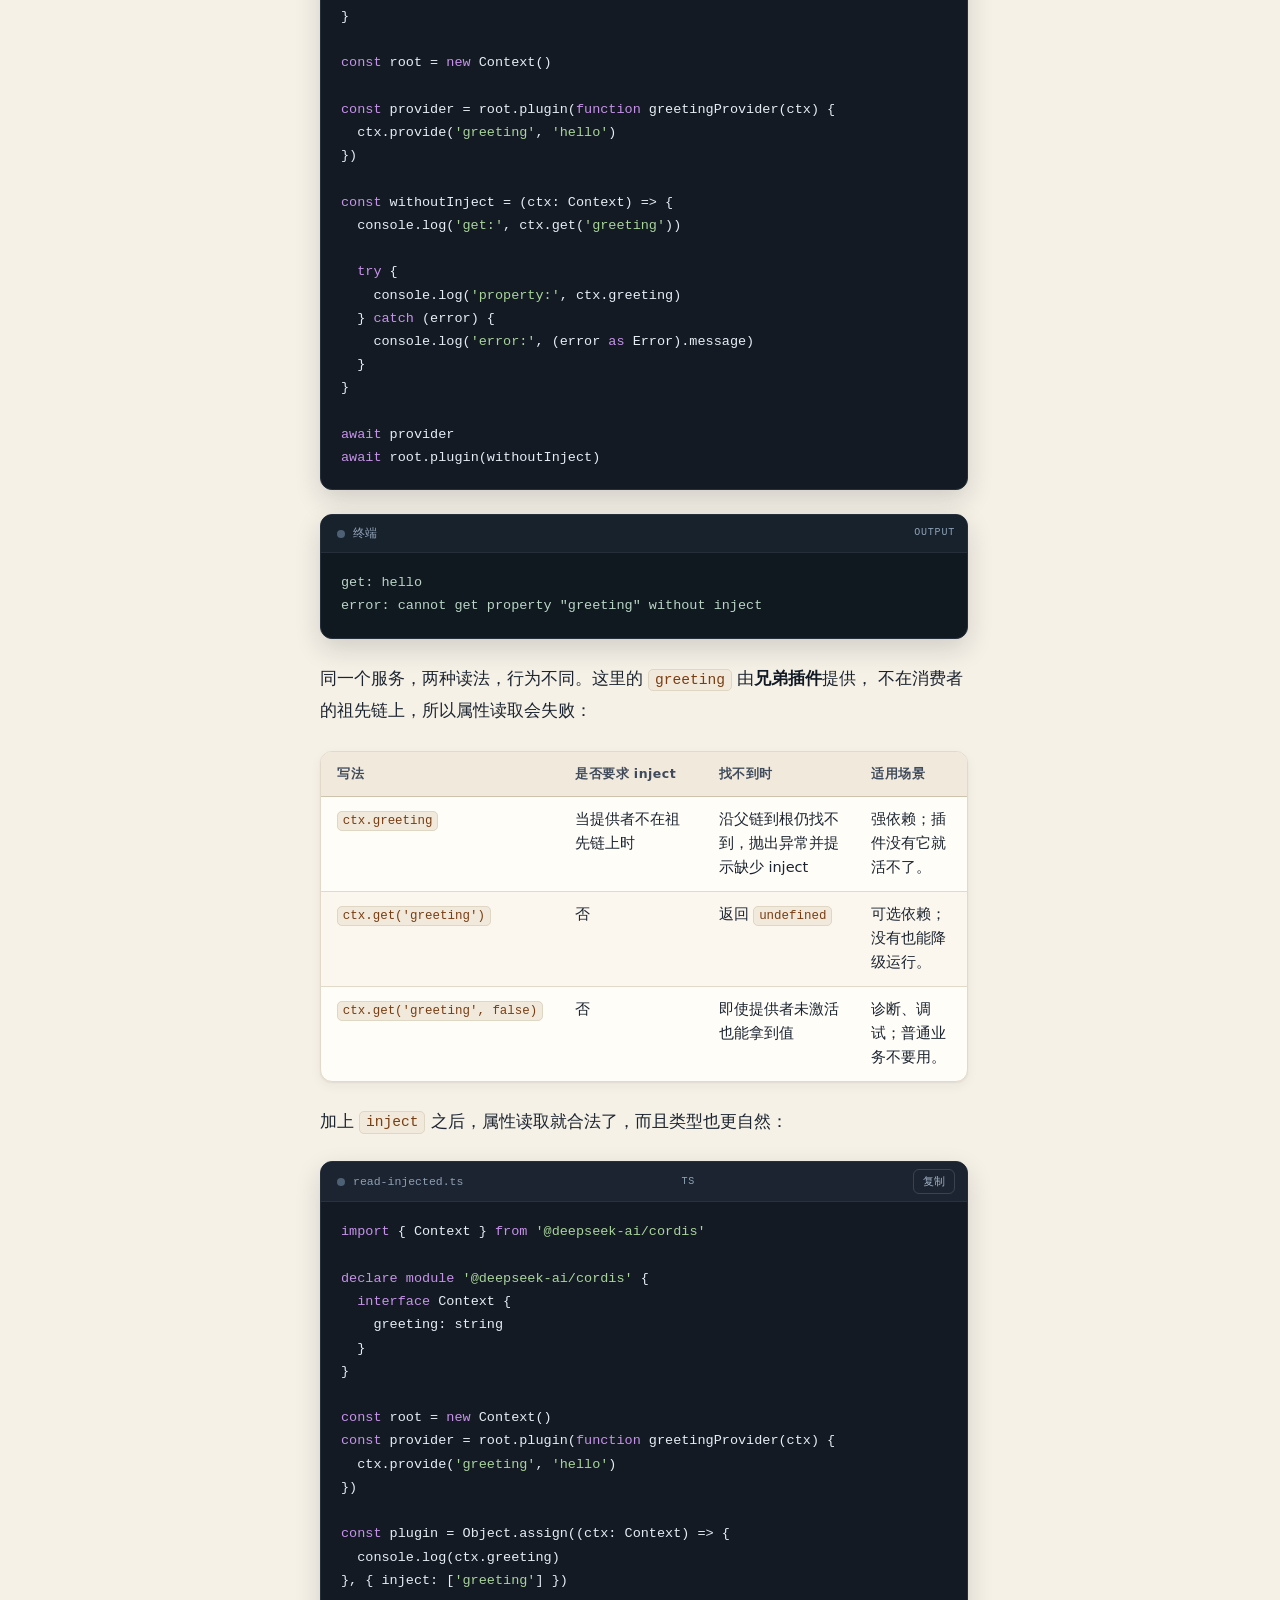
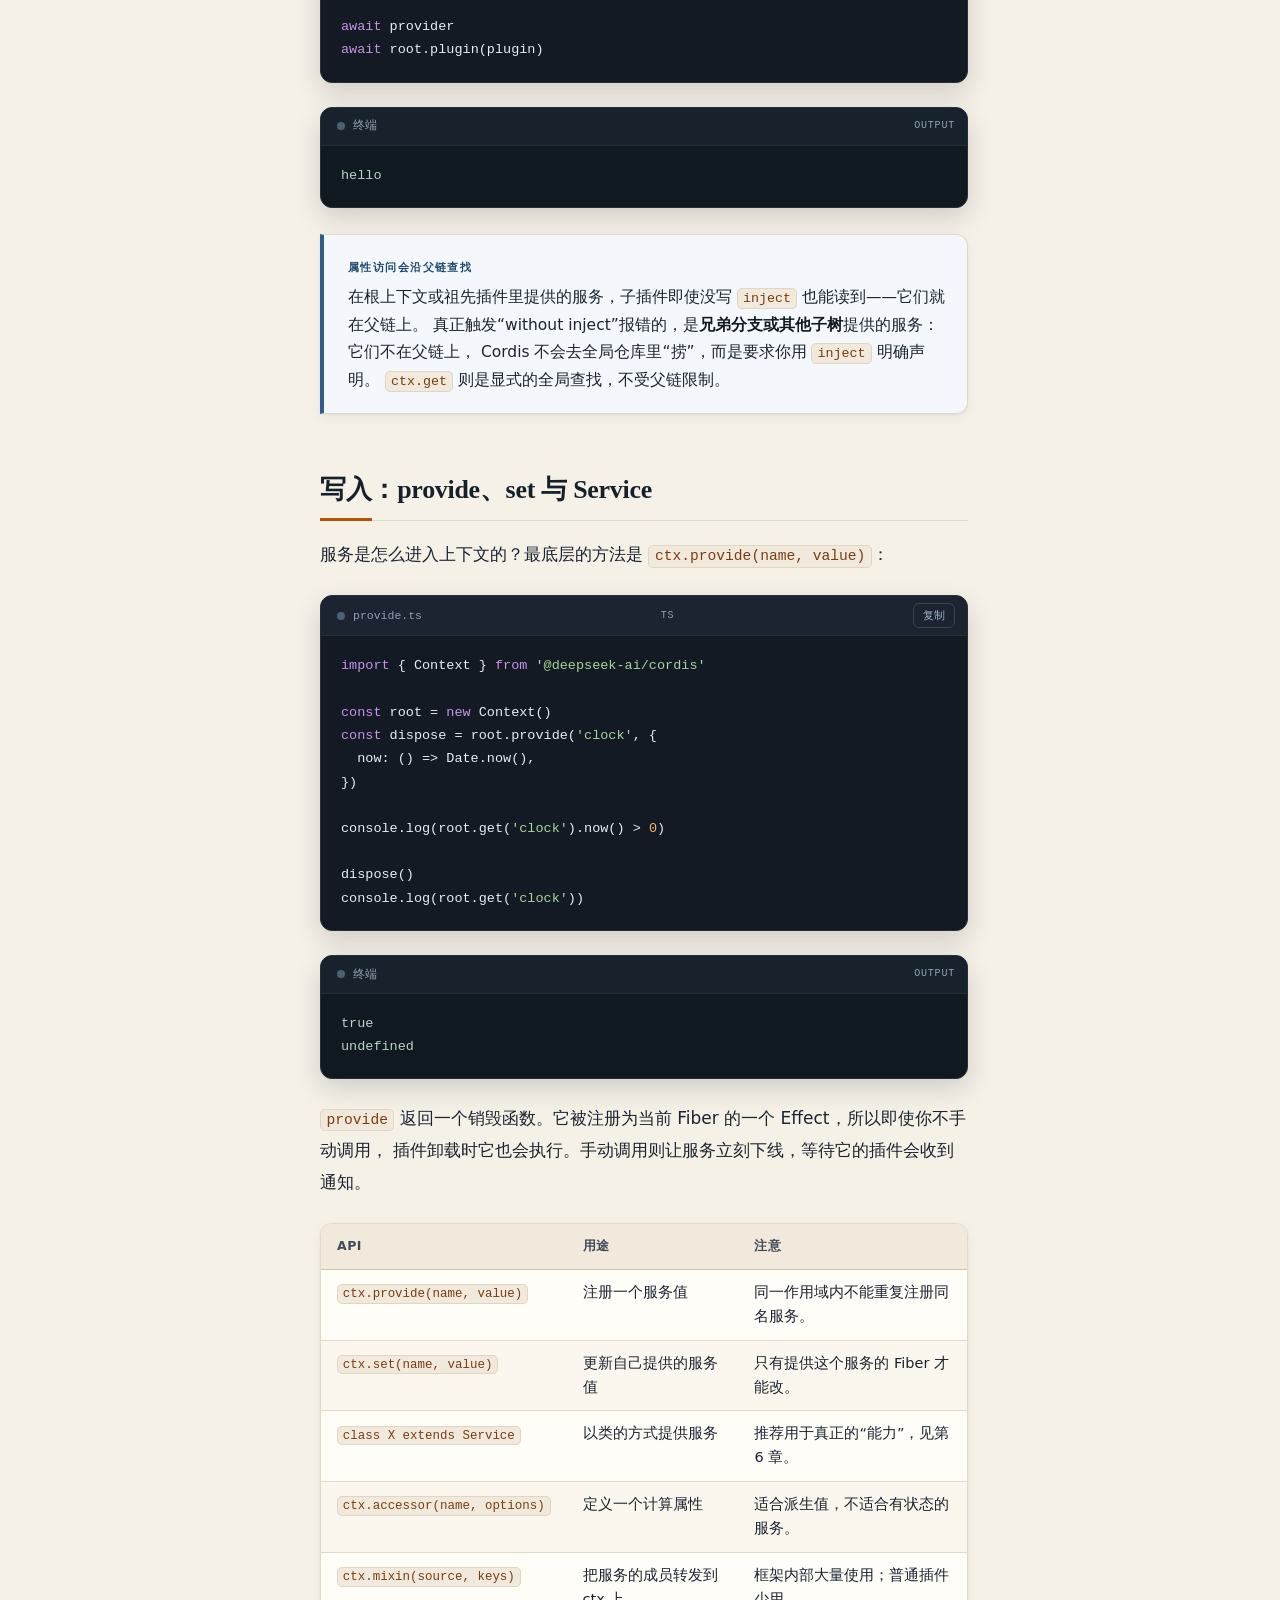
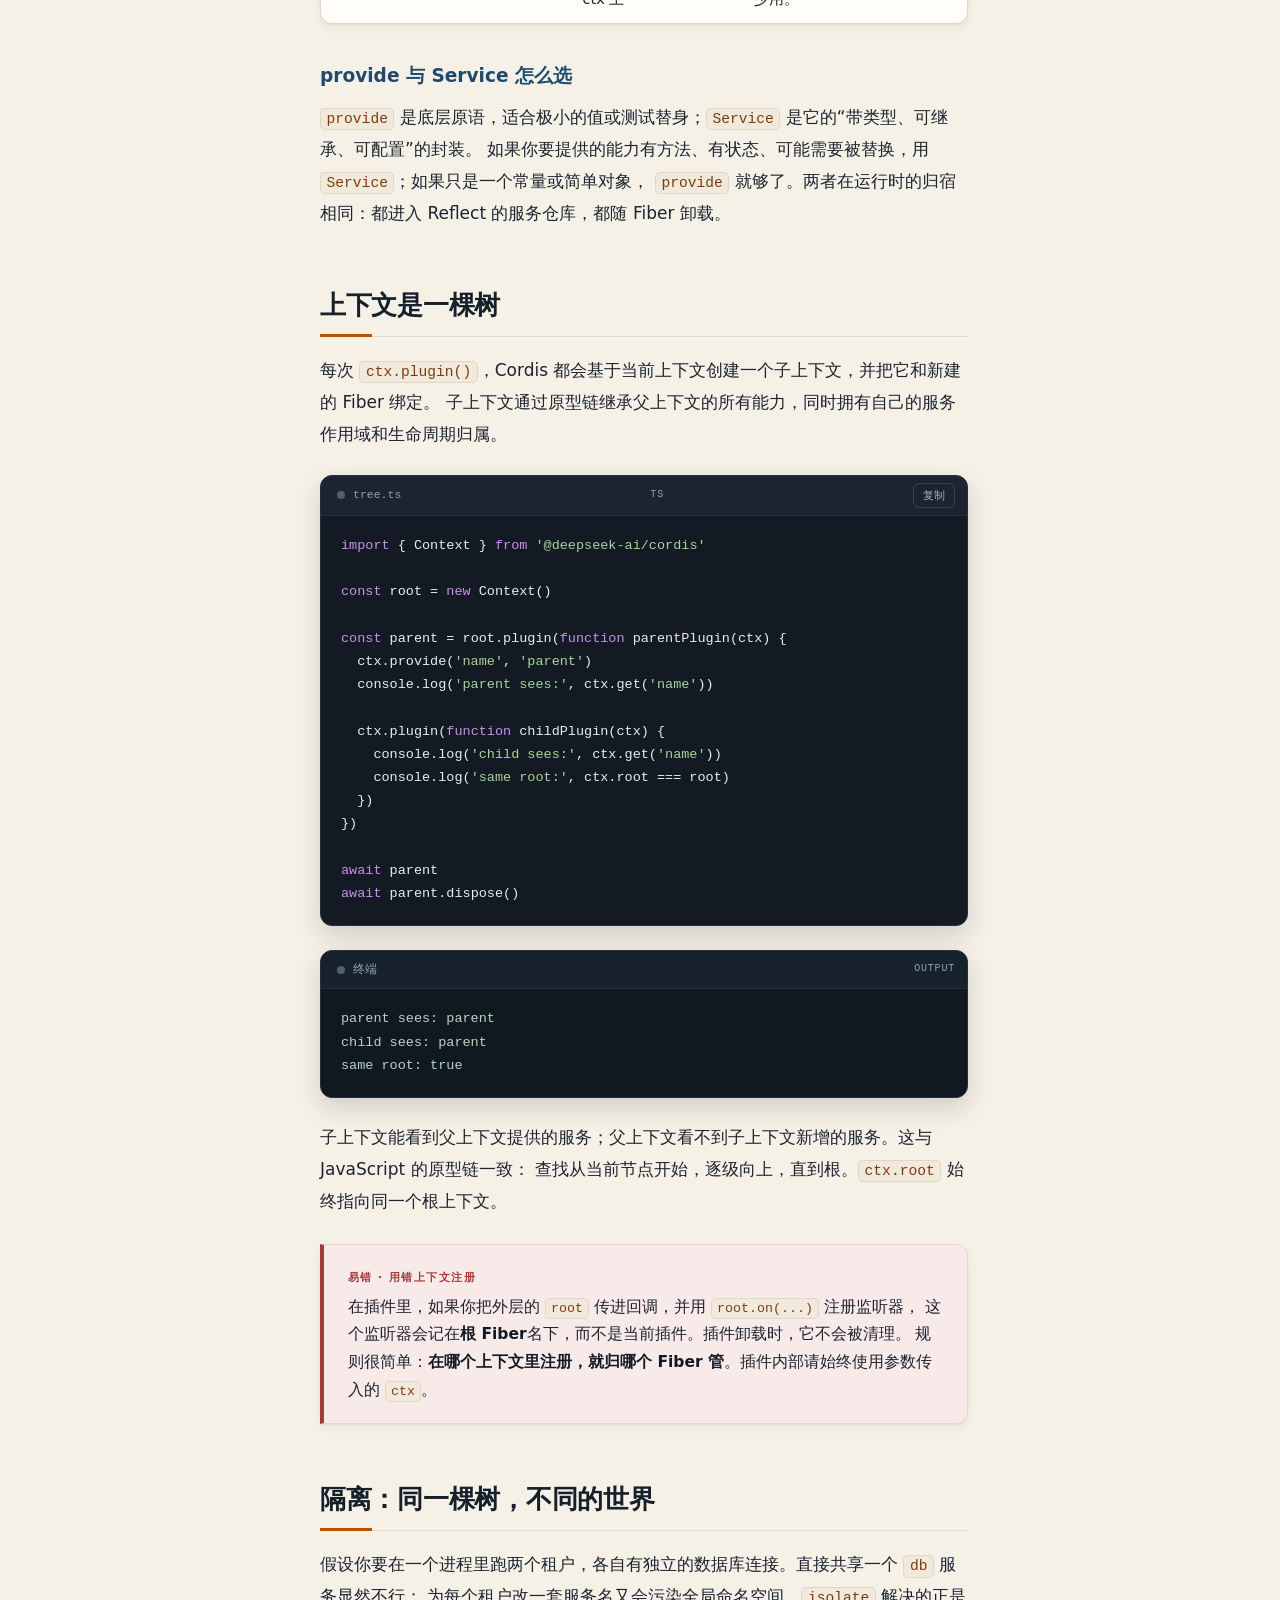
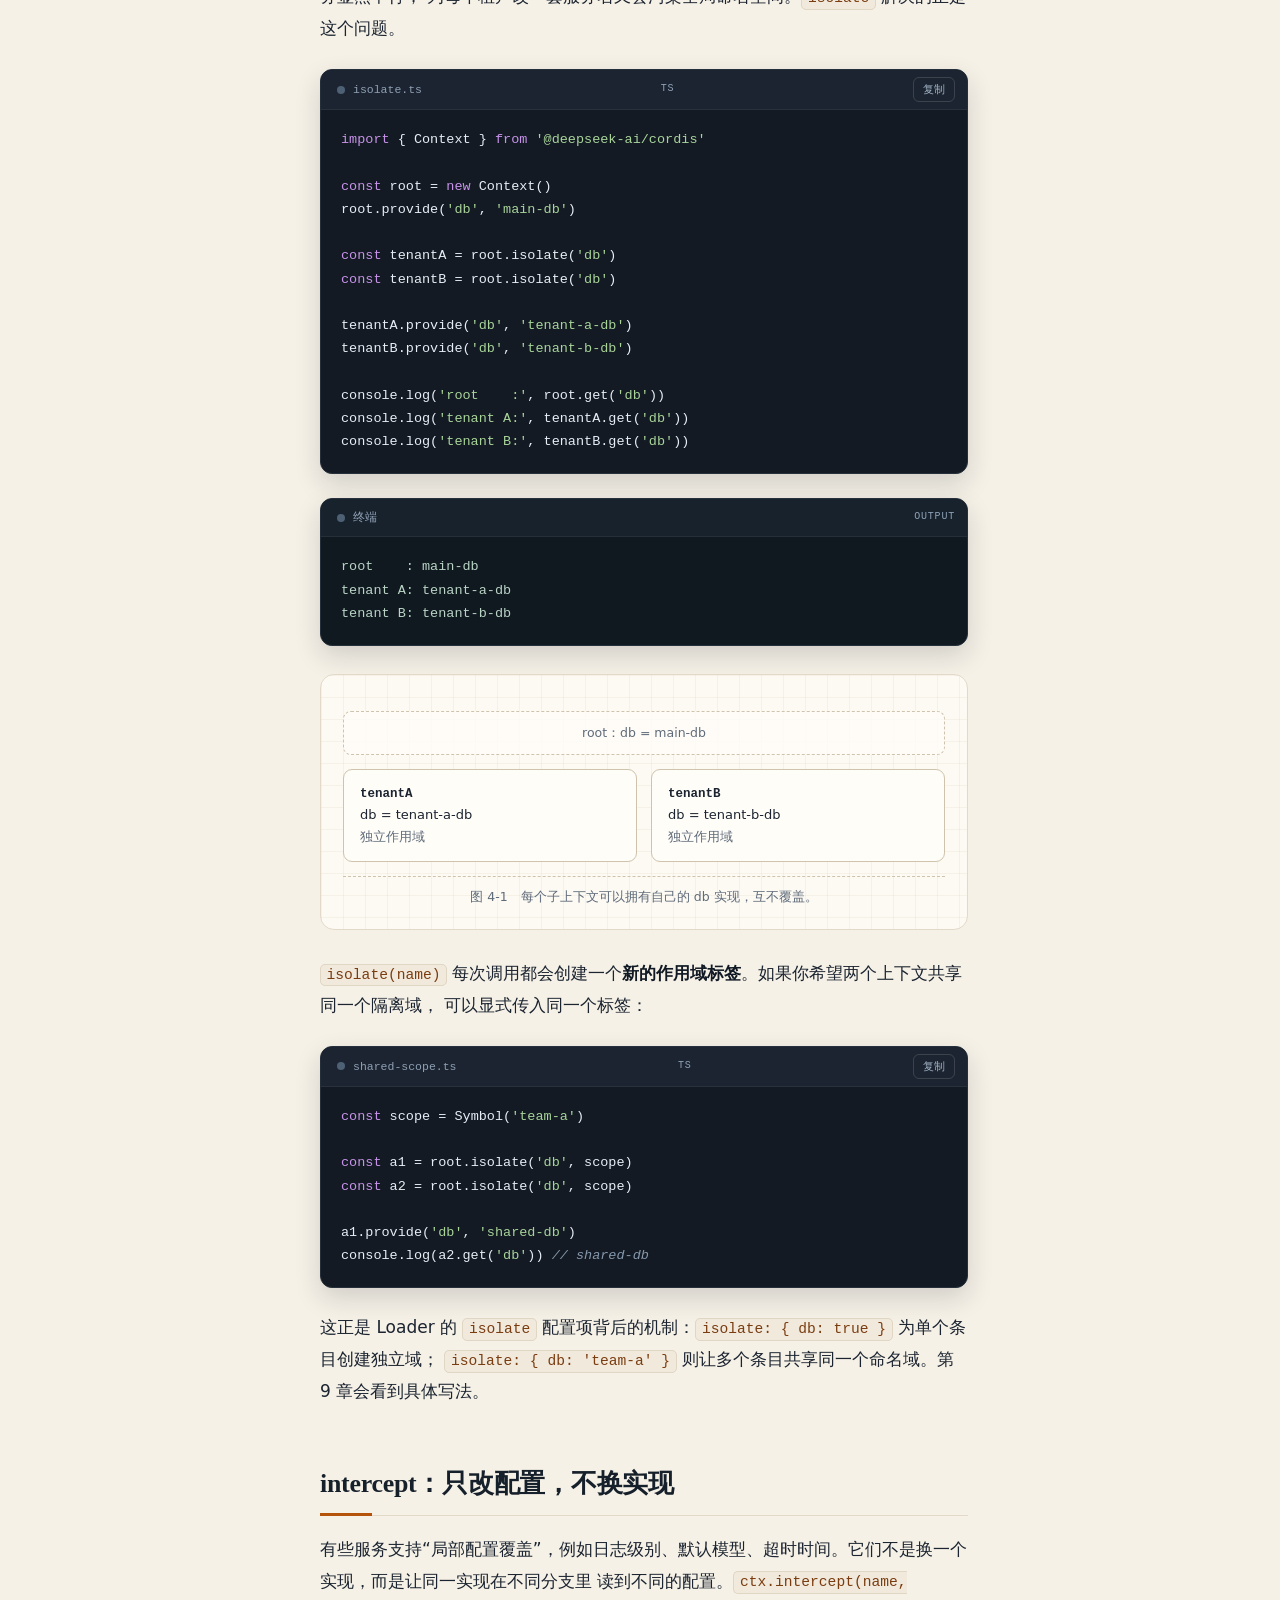
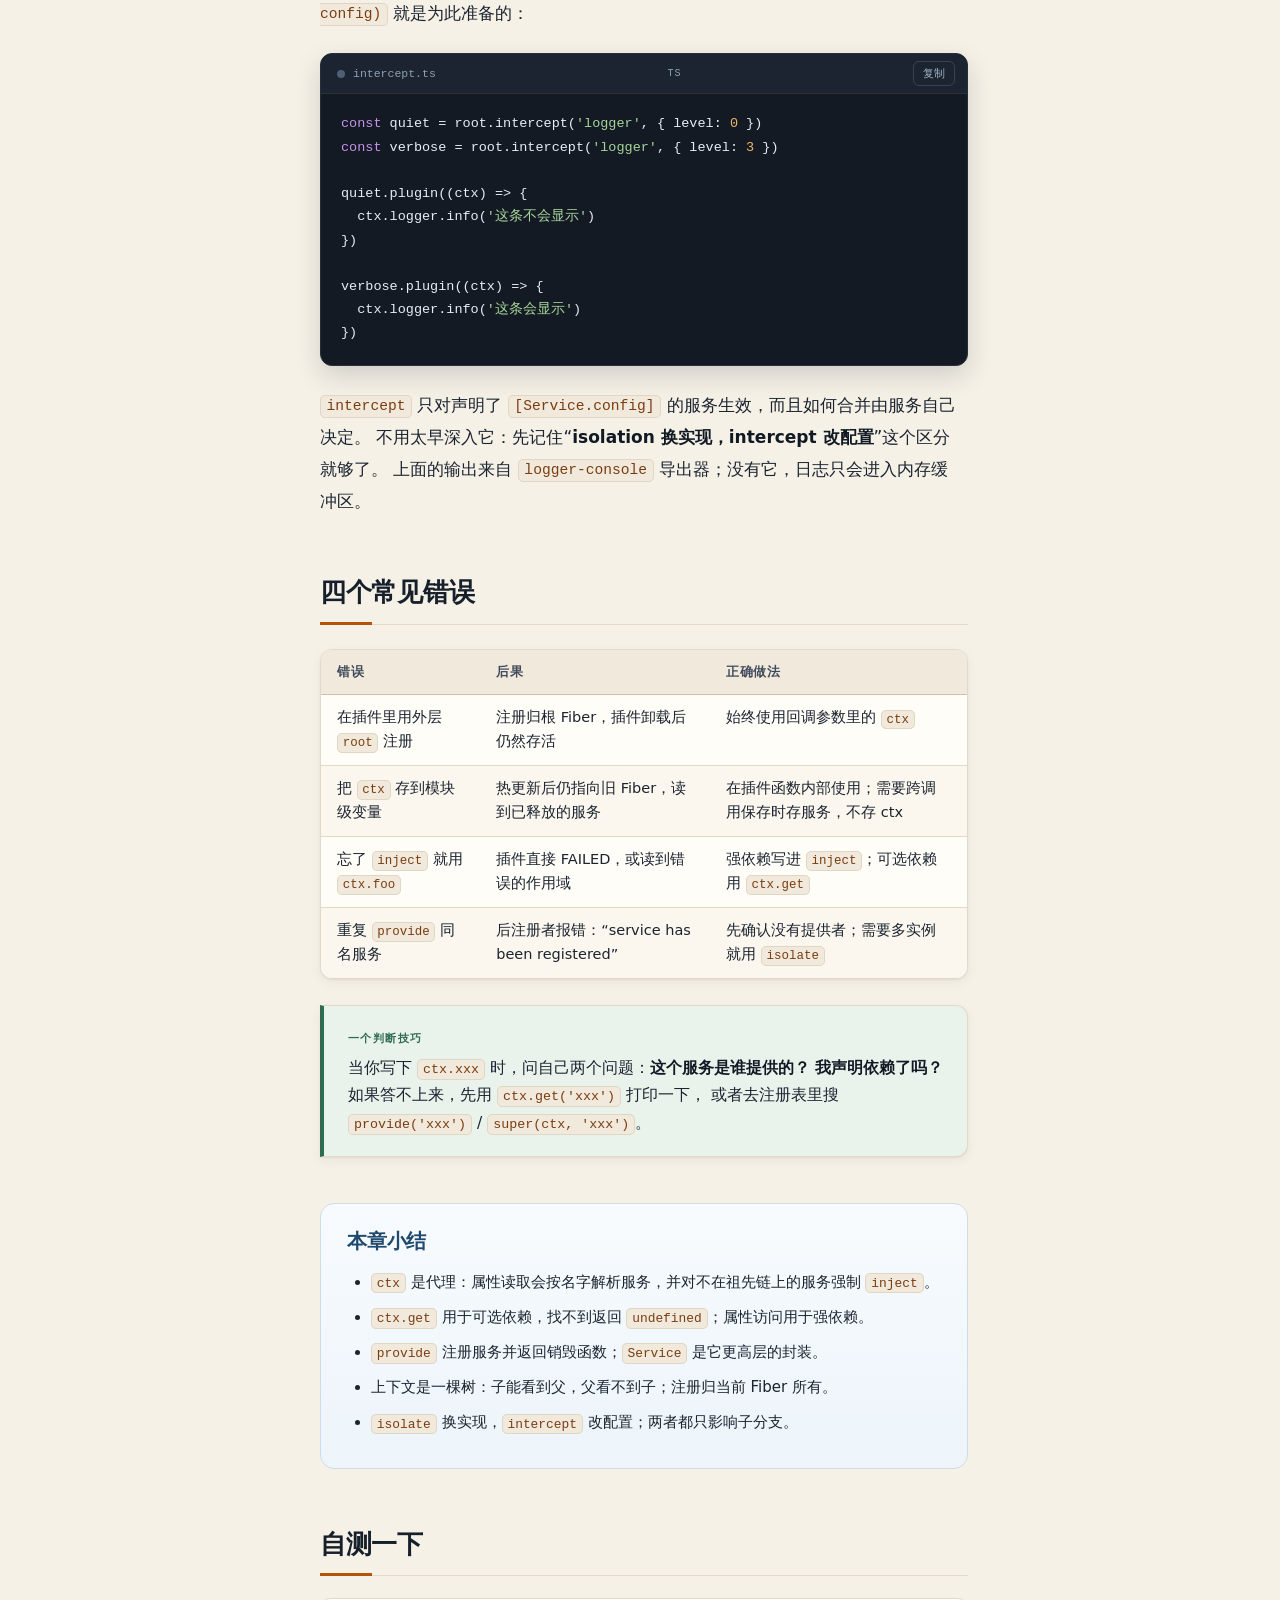
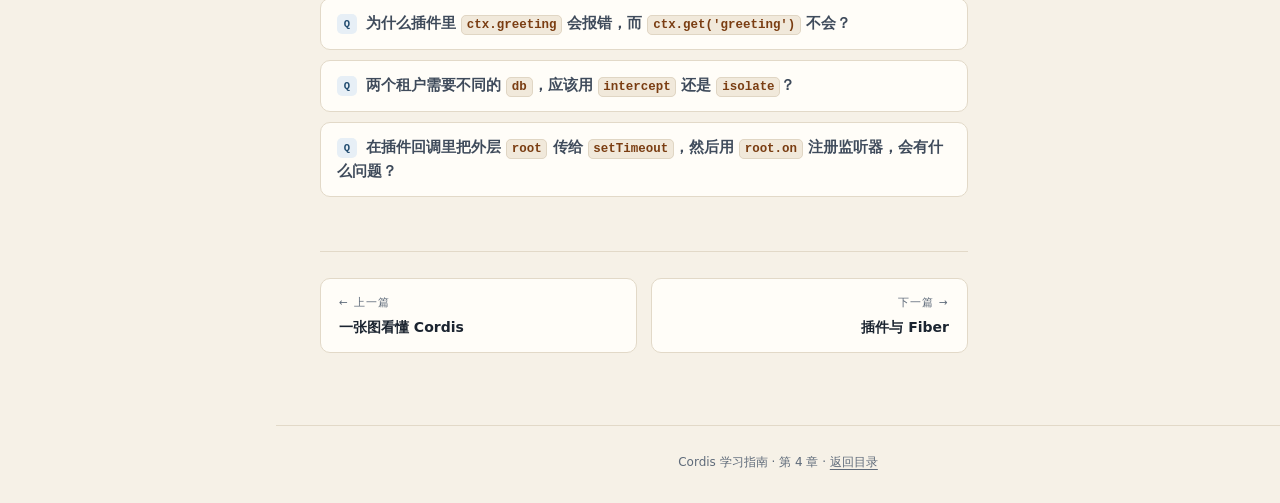
<file: cordis学习指南/04-context.html>
<!doctype html>
<html lang="zh-CN">
<head>
  <meta charset="utf-8">
  <meta name="viewport" content="width=device-width, initial-scale=1">
  <title>第 4 章 · Context：能力面板 — Cordis 学习指南</title>
  <meta name="description" content="理解 Cordis 的 Context：服务解析、根与子上下文、上下文隔离、intercept、get 与 provide，以及常见误用。">
  <link rel="stylesheet" href="assets/style.css">
</head>
<body data-page="04">
  <div class="reading-progress" id="reading-progress"></div>
  <a class="skip-link" href="#main">跳到正文</a>

  <aside class="sidebar" id="sidebar">
    <a class="brand" href="index.html">
      <span class="brand-mark" aria-hidden="true">C</span>
      <span class="brand-text">
        <span class="brand-title">Cordis 学习指南</span>
        <span class="brand-sub">ZERO TO PLUGIN TREE</span>
      </span>
    </a>
    <nav class="nav" id="site-nav" aria-label="课程目录"></nav>
    <div class="sidebar-foot">
      <strong>第二篇 · 核心概念</strong><br>
      第 4 / 12 章<br>
      约 20 分钟
    </div>
  </aside>
  <div class="sidebar-backdrop" id="sidebar-backdrop"></div>

  <div class="shell">
    <header class="topbar">
      <button class="menu-btn" id="menu-btn" type="button" aria-label="打开课程目录" aria-expanded="false" aria-controls="sidebar">☰</button>
      <a class="topbar-brand" href="index.html">Cordis 学习指南</a>
      <div class="topbar-meta">
        <span class="chapter-indicator" id="chapter-indicator">第 4 / 12 章</span>
        <a href="index.html#outline">课程地图</a>
      </div>
    </header>

    <div class="content-wrap">
      <main id="main" class="prose">
        <header class="chapter-head">
          <div class="kicker">
            <span>第二篇 · 核心概念</span><span class="dot"></span>
            <span class="kicker-muted">第 04 章</span>
          </div>
          <h1>Context：能力面板</h1>
          <p class="lead">
            在 Cordis 的代码里，<code>ctx</code> 几乎无处不在。它看起来只是一个参数，实际却同时扮演三个角色：
            服务的容器、插件的作用域、生命周期的归属。这一章我们把 <code>ctx</code> 拆开，看看它到底是怎么找到
            <code>ctx.db</code> 的。
          </p>
          <div class="meta-row">
            <span class="chip"><strong>难度</strong> 入门</span>
            <span class="chip"><strong>阅读</strong> 约 20 分钟</span>
            <span class="chip"><strong>前置</strong> 第 3 章</span>
            <span class="chip"><strong>关键词</strong> 服务解析 · 隔离 · 作用域</span>
          </div>
        </header>

        <div class="learn-box">
          <span class="label">本章你将学会</span>
          <ul>
            <li>解释 <code>ctx.foo</code> 与 <code>ctx.get('foo')</code> 的区别；</li>
            <li>用 <code>provide</code> 注册服务，并理解为什么它能自动撤销；</li>
            <li>用 <code>isolate</code> 让两个分支看到不同的实现；</li>
            <li>避开“用错上下文注册”这个最常见的泄漏来源。</li>
          </ul>
        </div>

        <h2 id="proxy">ctx 不是普通对象</h2>
        <p>
          第一次看到 <code>ctx.db</code>，很容易以为 <code>db</code> 是某个对象上的普通属性。其实不是。
          Cordis 给每个上下文套了一个 <strong>Proxy</strong>：当你读取一个属性时，代理会去服务仓库里按名字查找实现。
        </p>
        <p>这带来两个直接结果：</p>
        <ul>
          <li><strong>按名字寻址</strong>：你不需要知道 <code>db</code> 是哪个类的实例，也不需要 import 它。</li>
          <li><strong>运行时检查依赖</strong>：在插件上下文里，读取一个不在祖先链上的服务却没用 <code>inject</code>，Cordis 会直接报错，而不是返回 <code>undefined</code> 让你在更远的地方崩掉。</li>
        </ul>

        <div class="callout analogy">
          <span class="label">类比 · 配电箱与房间</span>
          <p>
            根上下文是整栋楼的配电箱；每个插件拿到的是自己房间的“分电箱”。房间里的插座名字（<code>db</code>、<code>logger</code>）
            和楼里一致，但某个房间可以单独接一条线路（隔离），不影响其他房间。
          </p>
        </div>

        <h2 id="read">读取：get 与属性访问</h2>
        <p>
          先看一个完整的对比例子。它注册一个 <code>greeting</code> 服务，然后分别在“没有 inject”和“有 inject”的插件里读取它。
        </p>

        <div class="code-card">
          <div class="code-head"><span class="code-file">read.ts</span><span class="code-lang">ts</span></div>
          <pre><code class="language-ts">import { Context } from '@deepseek-ai/cordis'

declare module '@deepseek-ai/cordis' {
  interface Context {
    greeting: string
  }
}

const root = new Context()

const provider = root.plugin(function greetingProvider(ctx) {
  ctx.provide('greeting', 'hello')
})

const withoutInject = (ctx: Context) =&gt; {
  console.log('get:', ctx.get('greeting'))

  try {
    console.log('property:', ctx.greeting)
  } catch (error) {
    console.log('error:', (error as Error).message)
  }
}

await provider
await root.plugin(withoutInject)</code></pre>
        </div>

        <div class="code-card output">
          <div class="code-head"><span class="code-file">终端</span><span class="code-lang">output</span></div>
          <pre><code>get: hello
error: cannot get property "greeting" without inject</code></pre>
        </div>

        <p>
          同一个服务，两种读法，行为不同。这里的 <code>greeting</code> 由<strong>兄弟插件</strong>提供，
          不在消费者的祖先链上，所以属性读取会失败：
        </p>
        <div class="table-wrap">
          <table>
            <thead>
              <tr><th>写法</th><th>是否要求 inject</th><th>找不到时</th><th>适用场景</th></tr>
            </thead>
            <tbody>
              <tr>
                <td><code>ctx.greeting</code></td>
                <td>当提供者不在祖先链上时</td>
                <td>沿父链到根仍找不到，抛出异常并提示缺少 inject</td>
                <td>强依赖；插件没有它就活不了。</td>
              </tr>
              <tr>
                <td><code>ctx.get('greeting')</code></td>
                <td>否</td>
                <td>返回 <code>undefined</code></td>
                <td>可选依赖；没有也能降级运行。</td>
              </tr>
              <tr>
                <td><code>ctx.get('greeting', false)</code></td>
                <td>否</td>
                <td>即使提供者未激活也能拿到值</td>
                <td>诊断、调试；普通业务不要用。</td>
              </tr>
            </tbody>
          </table>
        </div>

        <p>加上 <code>inject</code> 之后，属性读取就合法了，而且类型也更自然：</p>

        <div class="code-card">
          <div class="code-head"><span class="code-file">read-injected.ts</span><span class="code-lang">ts</span></div>
          <pre><code class="language-ts">import { Context } from '@deepseek-ai/cordis'

declare module '@deepseek-ai/cordis' {
  interface Context {
    greeting: string
  }
}

const root = new Context()
const provider = root.plugin(function greetingProvider(ctx) {
  ctx.provide('greeting', 'hello')
})

const plugin = Object.assign((ctx: Context) =&gt; {
  console.log(ctx.greeting)
}, { inject: ['greeting'] })

await provider
await root.plugin(plugin)</code></pre>
        </div>

        <div class="code-card output">
          <div class="code-head"><span class="code-file">终端</span><span class="code-lang">output</span></div>
          <pre><code>hello</code></pre>
        </div>

        <div class="callout info">
          <span class="label">属性访问会沿父链查找</span>
          <p>
            在根上下文或祖先插件里提供的服务，子插件即使没写 <code>inject</code> 也能读到——它们就在父链上。
            真正触发“without inject”报错的，是<strong>兄弟分支或其他子树</strong>提供的服务：它们不在父链上，
            Cordis 不会去全局仓库里“捞”，而是要求你用 <code>inject</code> 明确声明。
            <code>ctx.get</code> 则是显式的全局查找，不受父链限制。
          </p>
        </div>

        <h2 id="provide">写入：provide、set 与 Service</h2>
        <p>
          服务是怎么进入上下文的？最底层的方法是 <code>ctx.provide(name, value)</code>：
        </p>

        <div class="code-card">
          <div class="code-head"><span class="code-file">provide.ts</span><span class="code-lang">ts</span></div>
          <pre><code class="language-ts">import { Context } from '@deepseek-ai/cordis'

const root = new Context()
const dispose = root.provide('clock', {
  now: () =&gt; Date.now(),
})

console.log(root.get('clock').now() &gt; 0)

dispose()
console.log(root.get('clock'))</code></pre>
        </div>

        <div class="code-card output">
          <div class="code-head"><span class="code-file">终端</span><span class="code-lang">output</span></div>
          <pre><code>true
undefined</code></pre>
        </div>

        <p>
          <code>provide</code> 返回一个销毁函数。它被注册为当前 Fiber 的一个 Effect，所以即使你不手动调用，
          插件卸载时它也会执行。手动调用则让服务立刻下线，等待它的插件会收到通知。
        </p>

        <div class="table-wrap">
          <table>
            <thead>
              <tr><th>API</th><th>用途</th><th>注意</th></tr>
            </thead>
            <tbody>
              <tr>
                <td><code>ctx.provide(name, value)</code></td>
                <td>注册一个服务值</td>
                <td>同一作用域内不能重复注册同名服务。</td>
              </tr>
              <tr>
                <td><code>ctx.set(name, value)</code></td>
                <td>更新自己提供的服务值</td>
                <td>只有提供这个服务的 Fiber 才能改。</td>
              </tr>
              <tr>
                <td><code>class X extends Service</code></td>
                <td>以类的方式提供服务</td>
                <td>推荐用于真正的“能力”，见第 6 章。</td>
              </tr>
              <tr>
                <td><code>ctx.accessor(name, options)</code></td>
                <td>定义一个计算属性</td>
                <td>适合派生值，不适合有状态的服务。</td>
              </tr>
              <tr>
                <td><code>ctx.mixin(source, keys)</code></td>
                <td>把服务的成员转发到 ctx 上</td>
                <td>框架内部大量使用；普通插件少用。</td>
              </tr>
            </tbody>
          </table>
        </div>

        <h3>provide 与 Service 怎么选</h3>
        <p>
          <code>provide</code> 是底层原语，适合极小的值或测试替身；<code>Service</code> 是它的“带类型、可继承、可配置”的封装。
          如果你要提供的能力有方法、有状态、可能需要被替换，用 <code>Service</code>；如果只是一个常量或简单对象，
          <code>provide</code> 就够了。两者在运行时的归宿相同：都进入 Reflect 的服务仓库，都随 Fiber 卸载。
        </p>

        <h2 id="tree">上下文是一棵树</h2>
        <p>
          每次 <code>ctx.plugin()</code>，Cordis 都会基于当前上下文创建一个子上下文，并把它和新建的 Fiber 绑定。
          子上下文通过原型链继承父上下文的所有能力，同时拥有自己的服务作用域和生命周期归属。
        </p>

        <div class="code-card">
          <div class="code-head"><span class="code-file">tree.ts</span><span class="code-lang">ts</span></div>
          <pre><code class="language-ts">import { Context } from '@deepseek-ai/cordis'

const root = new Context()

const parent = root.plugin(function parentPlugin(ctx) {
  ctx.provide('name', 'parent')
  console.log('parent sees:', ctx.get('name'))

  ctx.plugin(function childPlugin(ctx) {
    console.log('child sees:', ctx.get('name'))
    console.log('same root:', ctx.root === root)
  })
})

await parent
await parent.dispose()</code></pre>
        </div>

        <div class="code-card output">
          <div class="code-head"><span class="code-file">终端</span><span class="code-lang">output</span></div>
          <pre><code>parent sees: parent
child sees: parent
same root: true</code></pre>
        </div>

        <p>
          子上下文能看到父上下文提供的服务；父上下文看不到子上下文新增的服务。这与 JavaScript 的原型链一致：
          查找从当前节点开始，逐级向上，直到根。<code>ctx.root</code> 始终指向同一个根上下文。
        </p>

        <div class="callout danger">
          <span class="label">易错 · 用错上下文注册</span>
          <p>
            在插件里，如果你把外层的 <code>root</code> 传进回调，并用 <code>root.on(...)</code> 注册监听器，
            这个监听器会记在<strong>根 Fiber</strong>名下，而不是当前插件。插件卸载时，它不会被清理。
            规则很简单：<strong>在哪个上下文里注册，就归哪个 Fiber 管</strong>。插件内部请始终使用参数传入的 <code>ctx</code>。
          </p>
        </div>

        <h2 id="isolate">隔离：同一棵树，不同的世界</h2>
        <p>
          假设你要在一个进程里跑两个租户，各自有独立的数据库连接。直接共享一个 <code>db</code> 服务显然不行；
          为每个租户改一套服务名又会污染全局命名空间。<code>isolate</code> 解决的正是这个问题。
        </p>

        <div class="code-card">
          <div class="code-head"><span class="code-file">isolate.ts</span><span class="code-lang">ts</span></div>
          <pre><code class="language-ts">import { Context } from '@deepseek-ai/cordis'

const root = new Context()
root.provide('db', 'main-db')

const tenantA = root.isolate('db')
const tenantB = root.isolate('db')

tenantA.provide('db', 'tenant-a-db')
tenantB.provide('db', 'tenant-b-db')

console.log('root    :', root.get('db'))
console.log('tenant A:', tenantA.get('db'))
console.log('tenant B:', tenantB.get('db'))</code></pre>
        </div>

        <div class="code-card output">
          <div class="code-head"><span class="code-file">终端</span><span class="code-lang">output</span></div>
          <pre><code>root    : main-db
tenant A: tenant-a-db
tenant B: tenant-b-db</code></pre>
        </div>

        <div class="diagram">
          <div class="branch">
            <div class="branch-head">root：db = main-db</div>
            <div class="node"><b>tenantA</b>db = tenant-a-db<br><span class="small">独立作用域</span></div>
            <div class="node"><b>tenantB</b>db = tenant-b-db<br><span class="small">独立作用域</span></div>
          </div>
          <figcaption>图 4-1　每个子上下文可以拥有自己的 db 实现，互不覆盖。</figcaption>
        </div>

        <p>
          <code>isolate(name)</code> 每次调用都会创建一个<strong>新的作用域标签</strong>。如果你希望两个上下文共享同一个隔离域，
          可以显式传入同一个标签：
        </p>

        <div class="code-card">
          <div class="code-head"><span class="code-file">shared-scope.ts</span><span class="code-lang">ts</span></div>
          <pre><code class="language-ts">const scope = Symbol('team-a')

const a1 = root.isolate('db', scope)
const a2 = root.isolate('db', scope)

a1.provide('db', 'shared-db')
console.log(a2.get('db')) // shared-db</code></pre>
        </div>

        <p>
          这正是 Loader 的 <code>isolate</code> 配置项背后的机制：<code>isolate: { db: true }</code> 为单个条目创建独立域；
          <code>isolate: { db: 'team-a' }</code> 则让多个条目共享同一个命名域。第 9 章会看到具体写法。
        </p>

        <h2 id="intercept">intercept：只改配置，不换实现</h2>
        <p>
          有些服务支持“局部配置覆盖”，例如日志级别、默认模型、超时时间。它们不是换一个实现，而是让同一实现在不同分支里
          读到不同的配置。<code>ctx.intercept(name, config)</code> 就是为此准备的：
        </p>

        <div class="code-card">
          <div class="code-head"><span class="code-file">intercept.ts</span><span class="code-lang">ts</span></div>
          <pre><code class="language-ts">const quiet = root.intercept('logger', { level: 0 })
const verbose = root.intercept('logger', { level: 3 })

quiet.plugin((ctx) =&gt; {
  ctx.logger.info('这条不会显示')
})

verbose.plugin((ctx) =&gt; {
  ctx.logger.info('这条会显示')
})</code></pre>
        </div>

        <p>
          <code>intercept</code> 只对声明了 <code>[Service.config]</code> 的服务生效，而且如何合并由服务自己决定。
          不用太早深入它：先记住“<strong>isolation 换实现，intercept 改配置</strong>”这个区分就够了。
          上面的输出来自 <code>logger-console</code> 导出器；没有它，日志只会进入内存缓冲区。
        </p>

        <h2 id="mistakes">四个常见错误</h2>
        <div class="table-wrap">
          <table>
            <thead>
              <tr><th>错误</th><th>后果</th><th>正确做法</th></tr>
            </thead>
            <tbody>
              <tr>
                <td>在插件里用外层 <code>root</code> 注册</td>
                <td>注册归根 Fiber，插件卸载后仍然存活</td>
                <td>始终使用回调参数里的 <code>ctx</code></td>
              </tr>
              <tr>
                <td>把 <code>ctx</code> 存到模块级变量</td>
                <td>热更新后仍指向旧 Fiber，读到已释放的服务</td>
                <td>在插件函数内部使用；需要跨调用保存时存服务，不存 ctx</td>
              </tr>
              <tr>
                <td>忘了 <code>inject</code> 就用 <code>ctx.foo</code></td>
                <td>插件直接 FAILED，或读到错误的作用域</td>
                <td>强依赖写进 <code>inject</code>；可选依赖用 <code>ctx.get</code></td>
              </tr>
              <tr>
                <td>重复 <code>provide</code> 同名服务</td>
                <td>后注册者报错：“service has been registered”</td>
                <td>先确认没有提供者；需要多实例就用 <code>isolate</code></td>
              </tr>
            </tbody>
          </table>
        </div>

        <div class="callout tip">
          <span class="label">一个判断技巧</span>
          <p>
            当你写下 <code>ctx.xxx</code> 时，问自己两个问题：<strong>这个服务是谁提供的？</strong>
            <strong>我声明依赖了吗？</strong> 如果答不上来，先用 <code>ctx.get('xxx')</code> 打印一下，
            或者去注册表里搜 <code>provide('xxx')</code> / <code>super(ctx, 'xxx')</code>。
          </p>
        </div>

        <div class="summary">
          <h2>本章小结</h2>
          <ul>
            <li><code>ctx</code> 是代理：属性读取会按名字解析服务，并对不在祖先链上的服务强制 <code>inject</code>。</li>
            <li><code>ctx.get</code> 用于可选依赖，找不到返回 <code>undefined</code>；属性访问用于强依赖。</li>
            <li><code>provide</code> 注册服务并返回销毁函数；<code>Service</code> 是它更高层的封装。</li>
            <li>上下文是一棵树：子能看到父，父看不到子；注册归当前 Fiber 所有。</li>
            <li><code>isolate</code> 换实现，<code>intercept</code> 改配置；两者都只影响子分支。</li>
          </ul>
        </div>

        <h2 id="quiz">自测一下</h2>
        <div class="quiz">
          <details>
            <summary>为什么插件里 <code>ctx.greeting</code> 会报错，而 <code>ctx.get('greeting')</code> 不会？</summary>
            <div class="answer">
              <p>
                属性访问被视为强依赖：Cordis 要求插件先通过 <code>inject</code> 声明，才会在 Fiber 上建立依赖快照。
                <code>get</code> 是显式的可选取值，不要求 inject，因此找不到时返回 <code>undefined</code>。
              </p>
            </div>
          </details>
          <details>
            <summary>两个租户需要不同的 <code>db</code>，应该用 <code>intercept</code> 还是 <code>isolate</code>？</summary>
            <div class="answer">
              <p>
                用 <code>isolate</code>。它隔离的是服务<strong>实现</strong>的查找作用域，让两个分支各自解析到不同的提供者。
                <code>intercept</code> 只改变同一实现的配置，不改变“谁来提供”。
              </p>
            </div>
          </details>
          <details>
            <summary>在插件回调里把外层 <code>root</code> 传给 <code>setTimeout</code>，然后用 <code>root.on</code> 注册监听器，会有什么问题？</summary>
            <div class="answer">
              <p>
                监听器会注册到根 Fiber 上，插件卸载时不会被移除，造成泄漏或“卸载后还在响应”。
                应改为使用回调参数 <code>ctx</code>，并确保异步回调捕获的是这个 <code>ctx</code>。
              </p>
            </div>
          </details>
        </div>

        <nav class="pager" id="pager" aria-label="章节翻页"></nav>
      </main>

      <aside class="toc" id="toc" aria-label="本章目录">
        <div class="toc-title">本章目录</div>
        <ol id="toc-list"></ol>
      </aside>
    </div>

    <footer class="site-foot">
      <p>Cordis 学习指南 · 第 4 章 · <a href="index.html">返回目录</a></p>
    </footer>
  </div>

  <script src="assets/app.js"></script>
</body>
</html>
</file>
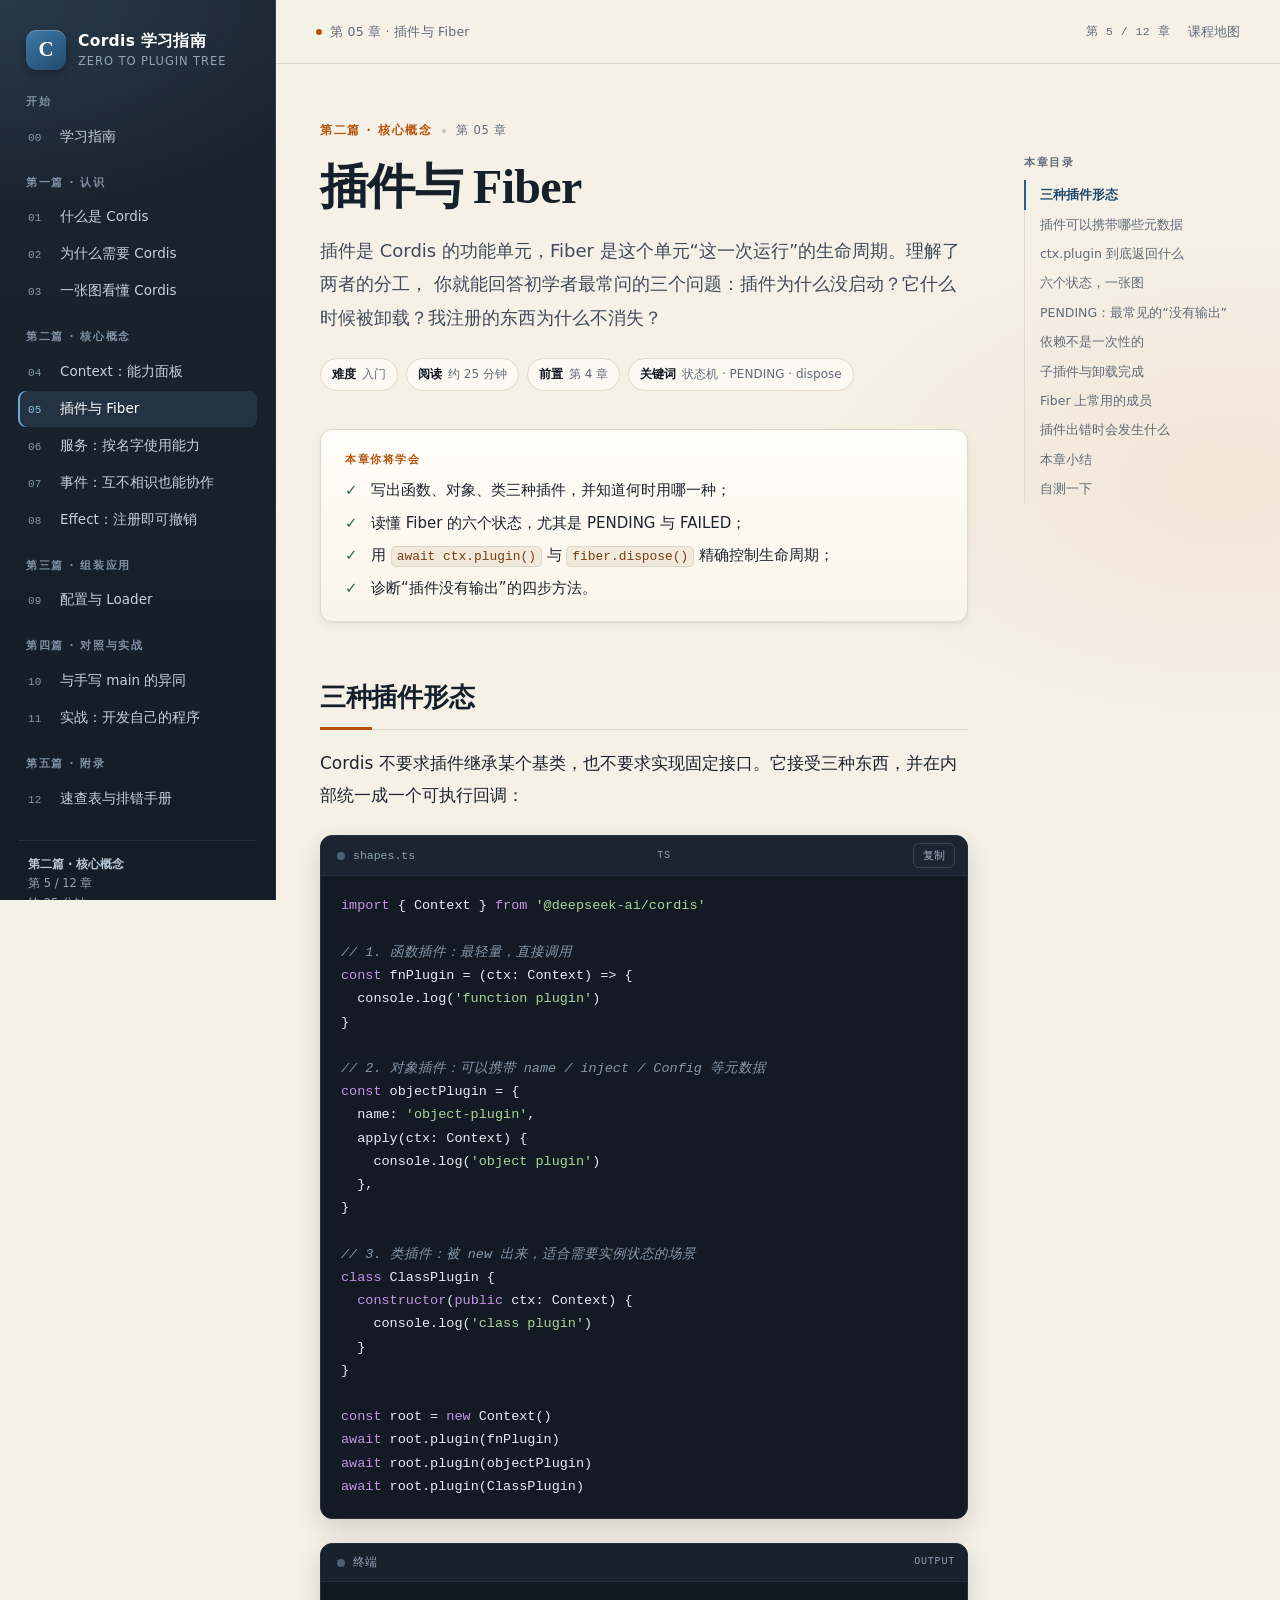
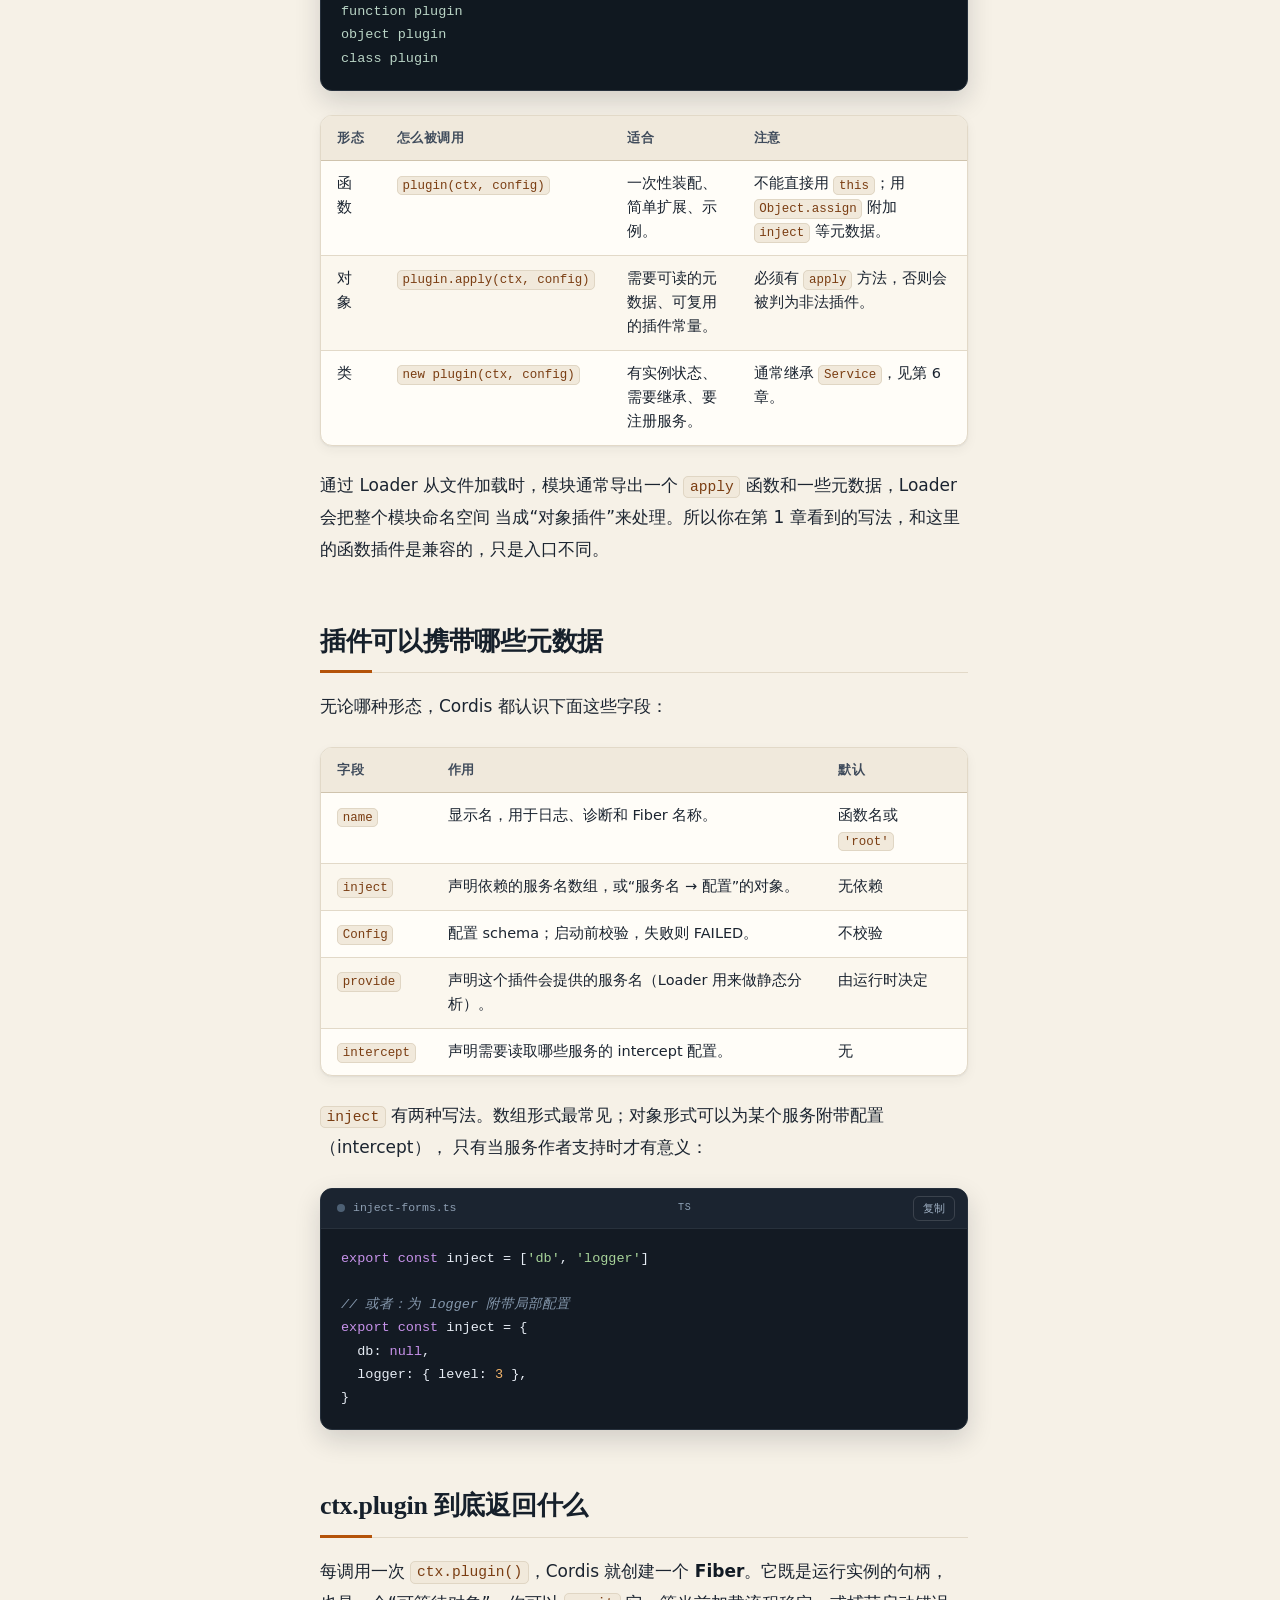
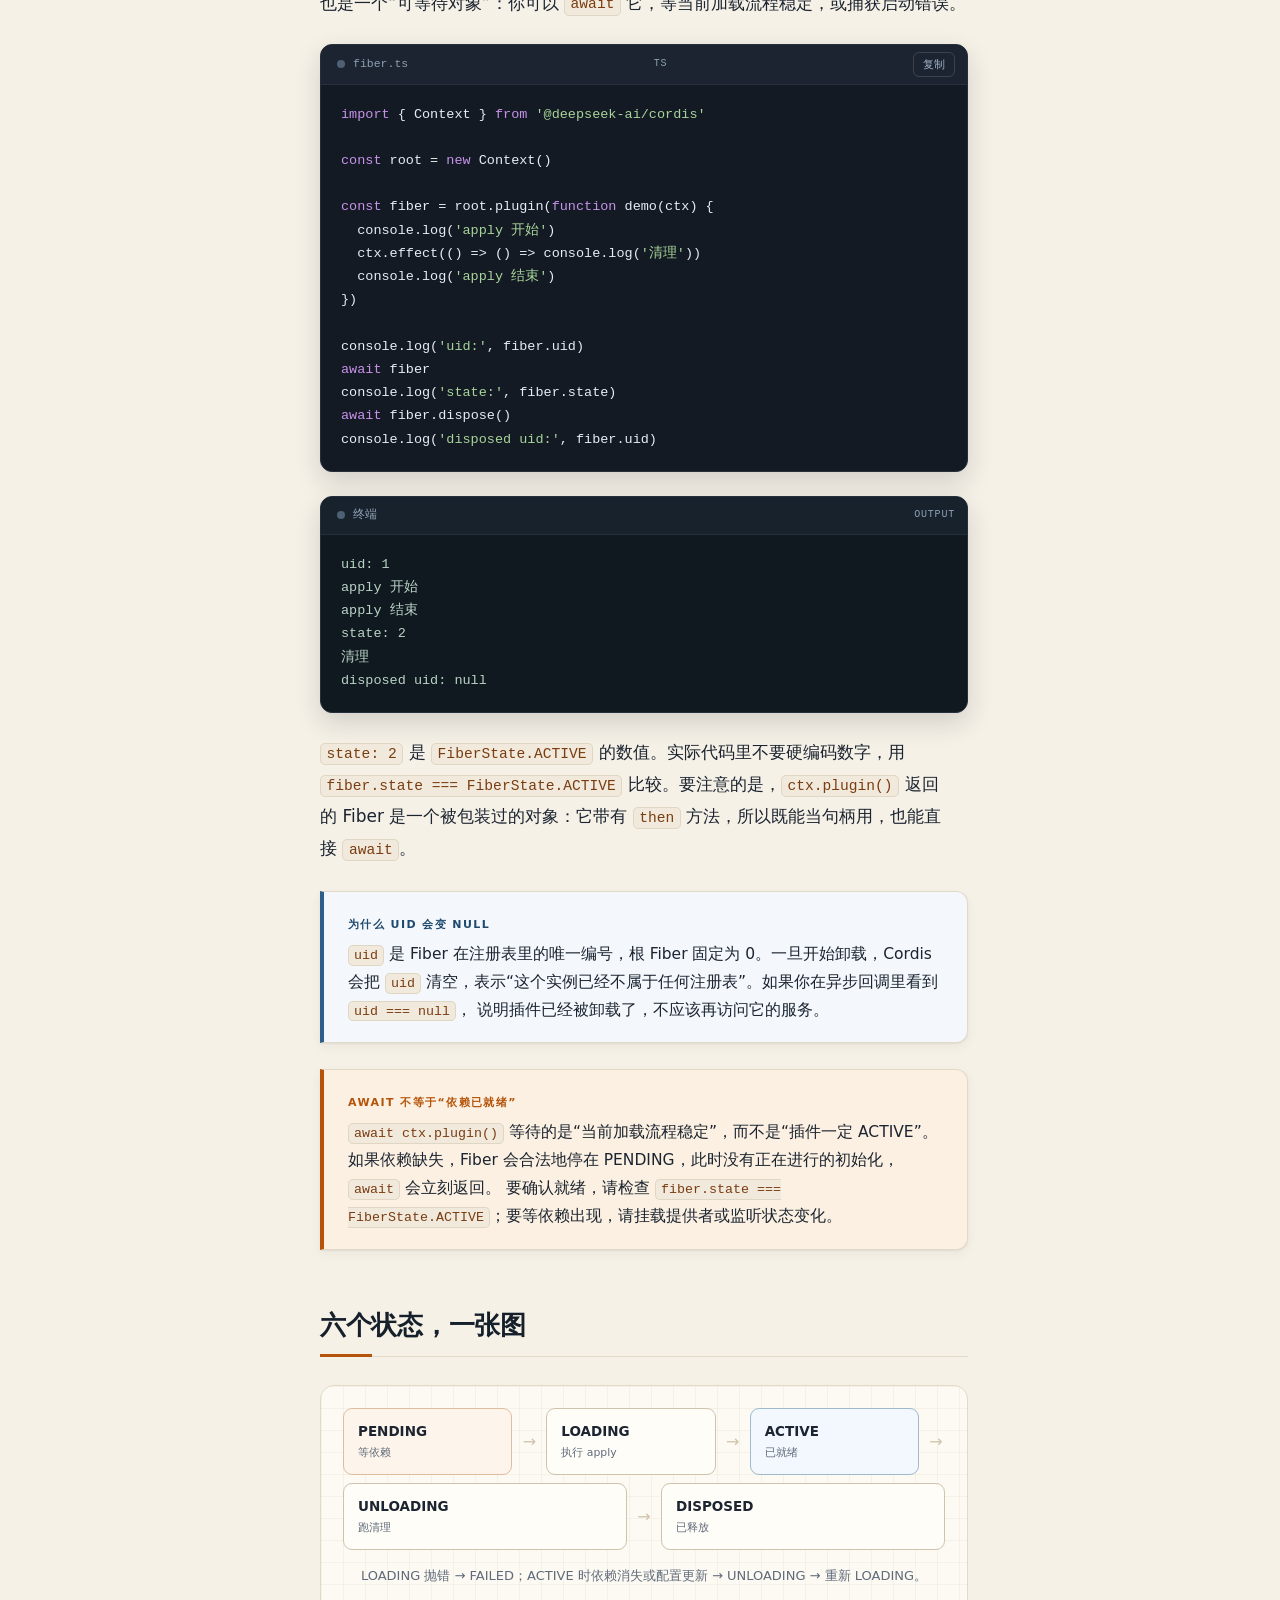
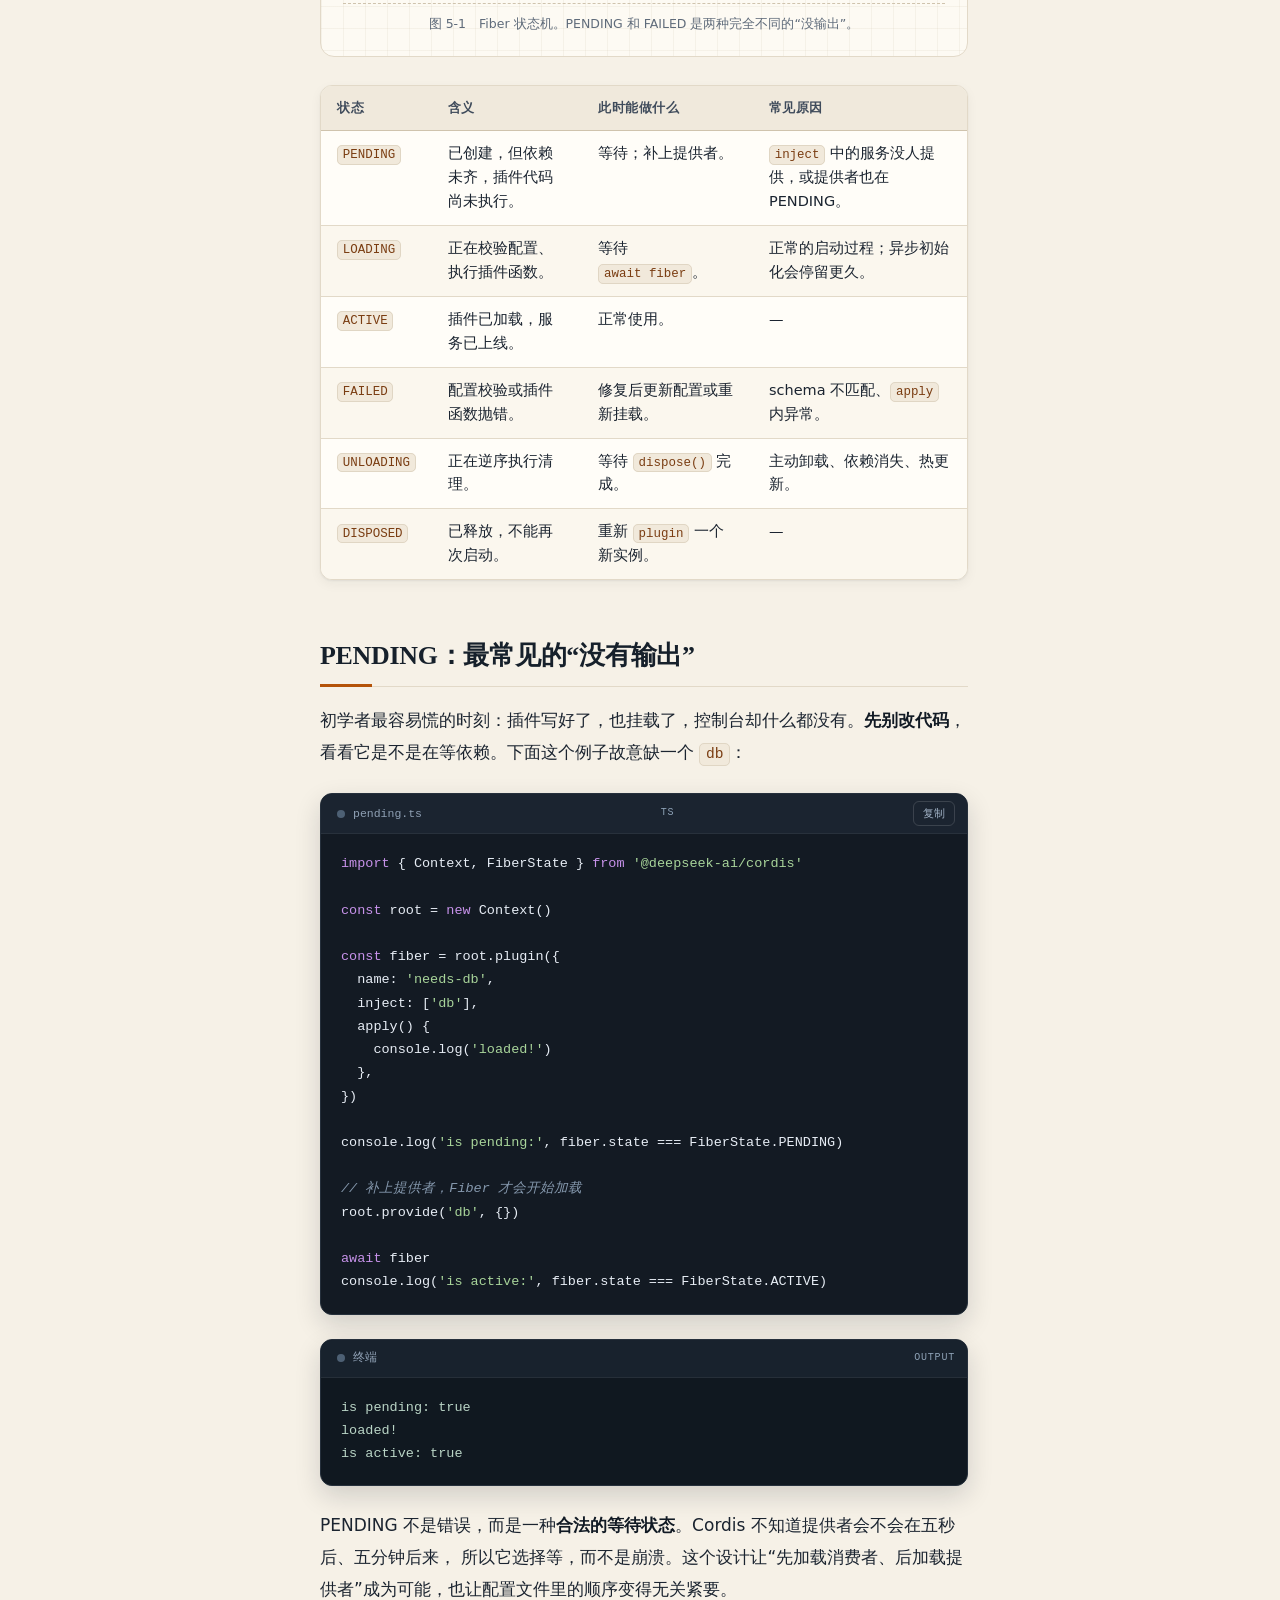
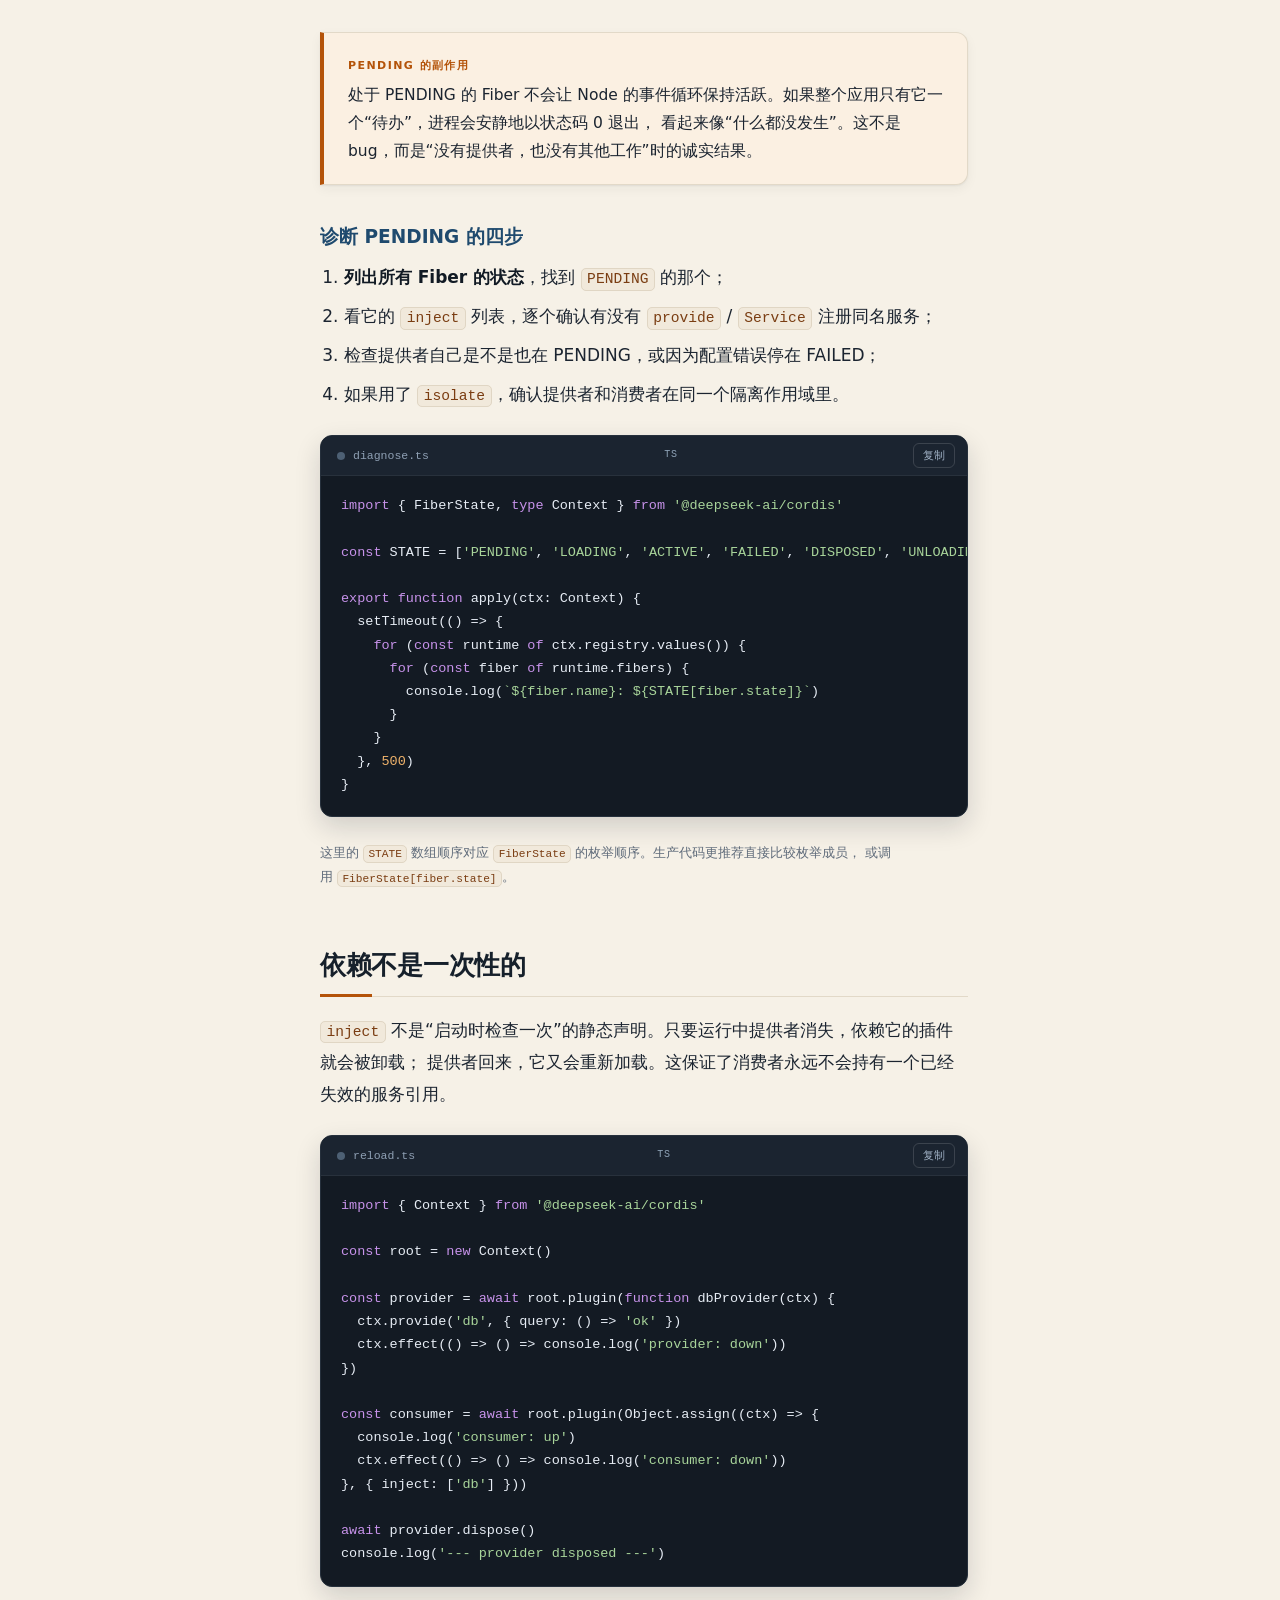
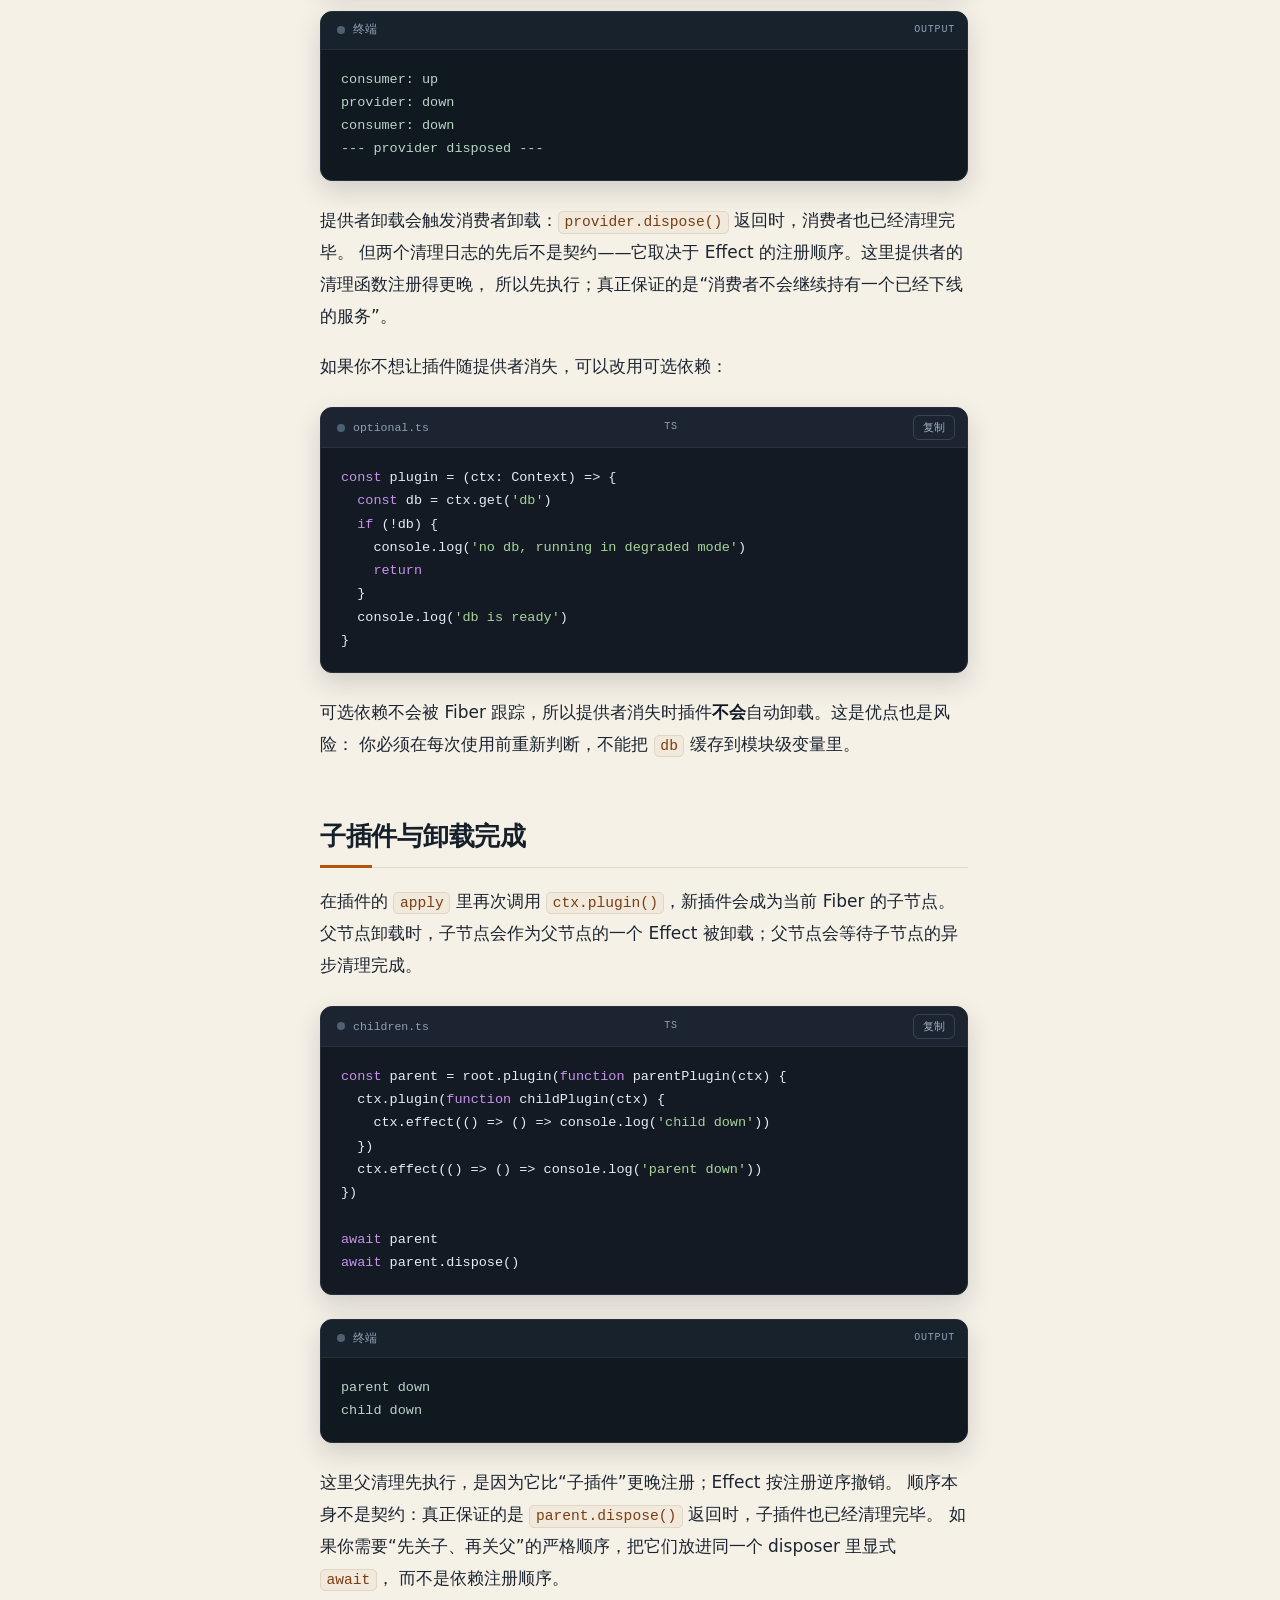
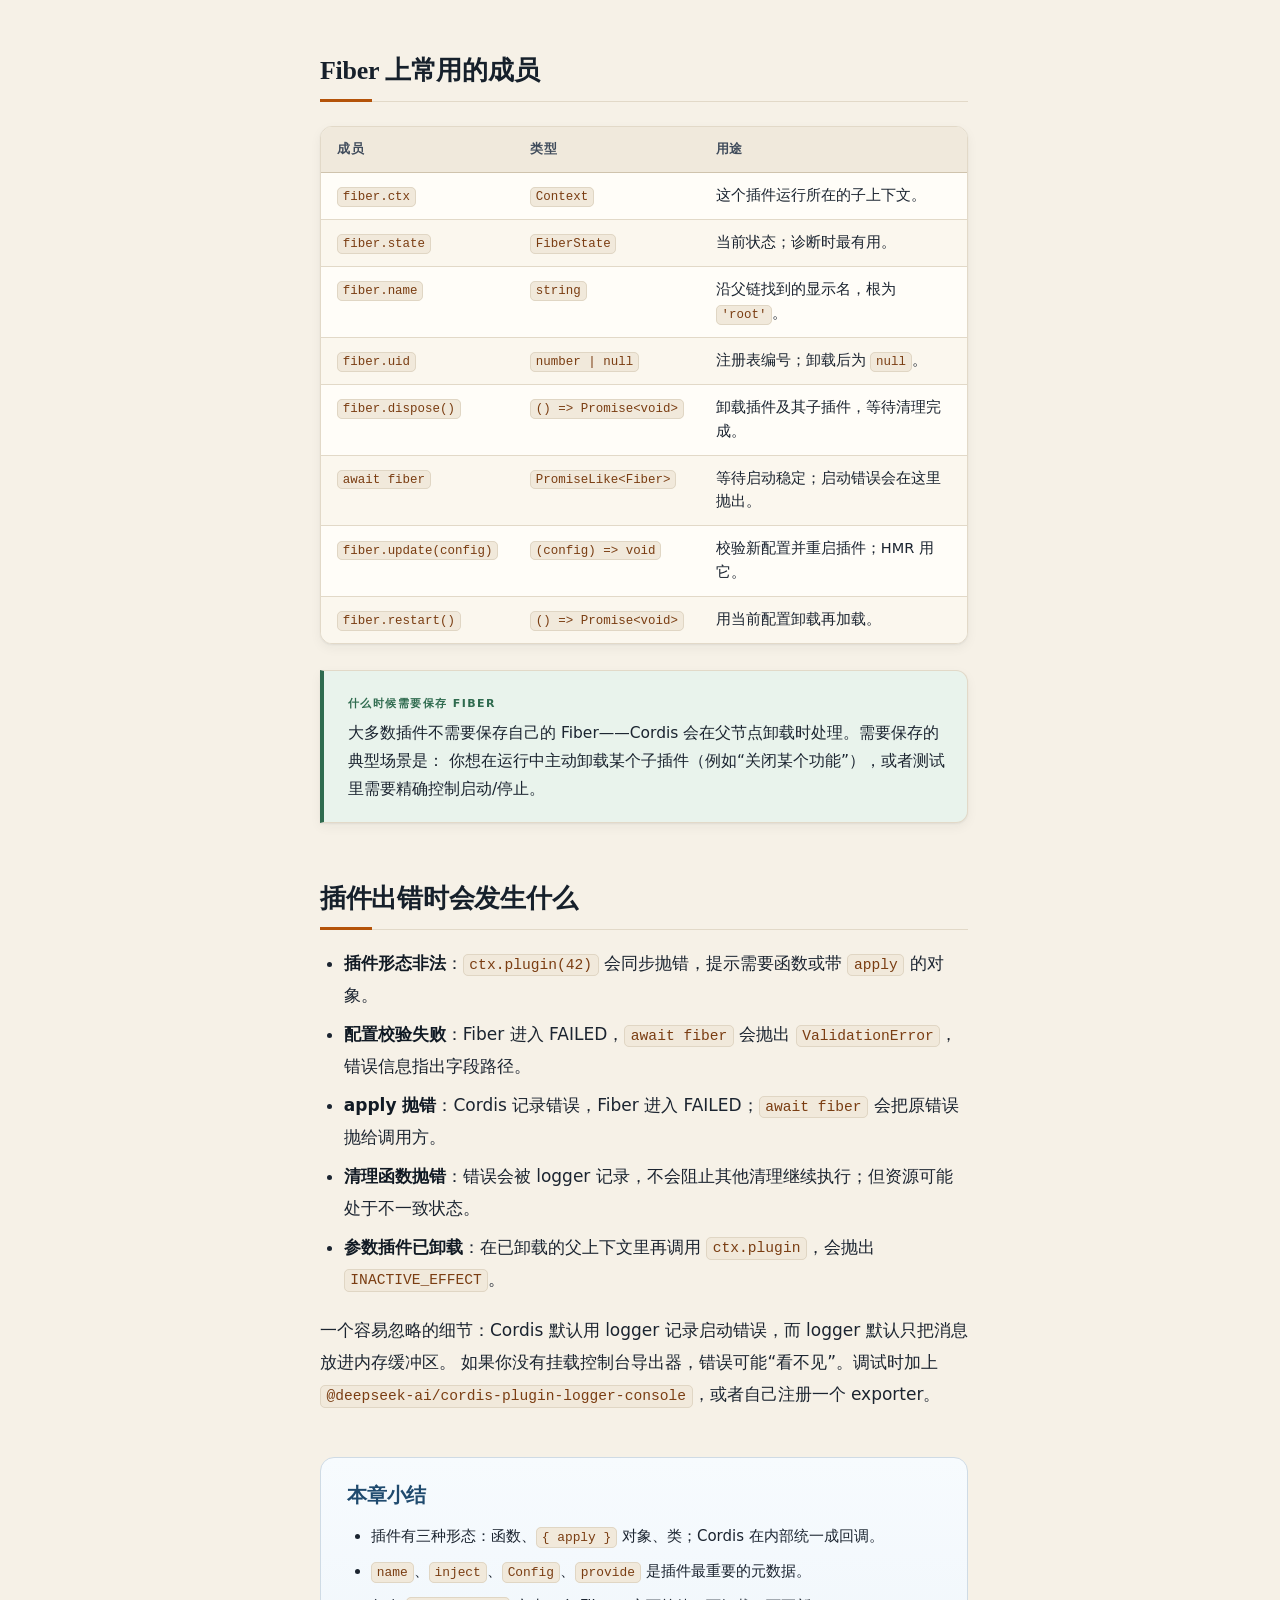
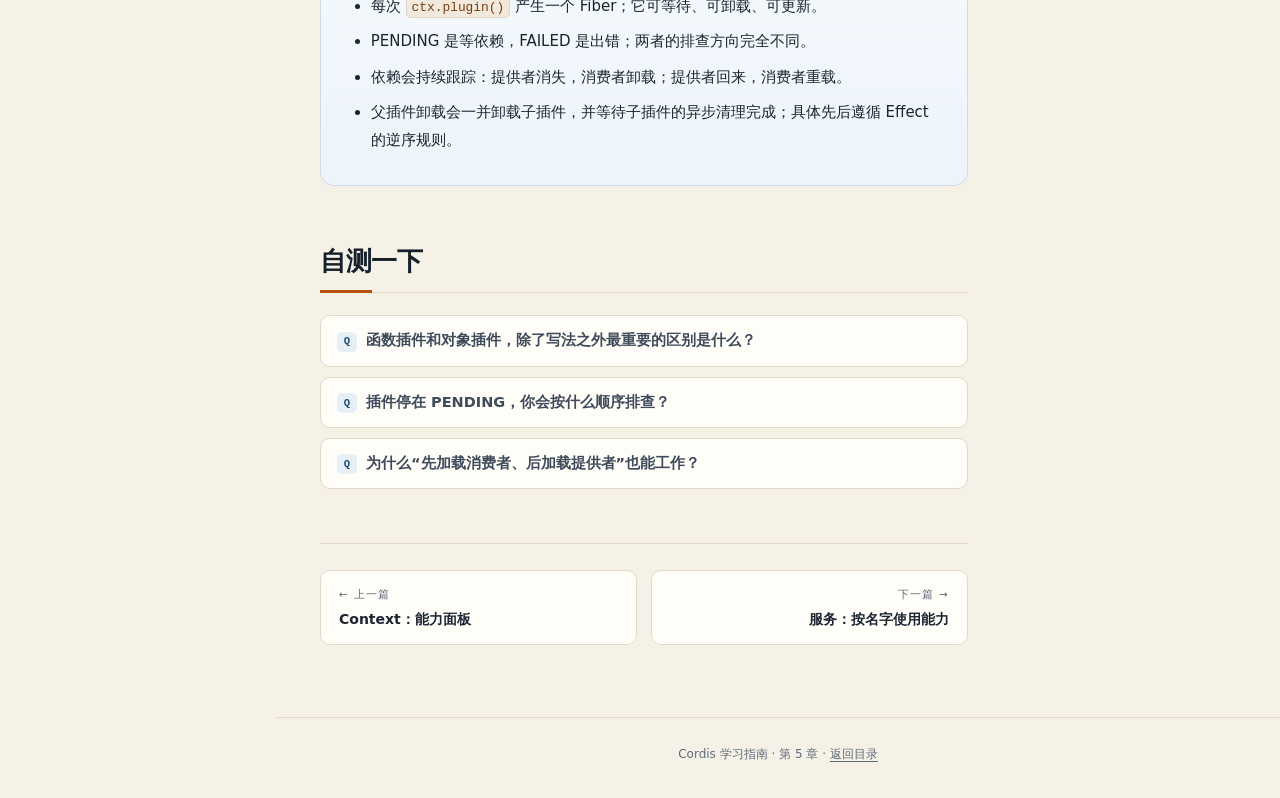
<file: cordis学习指南/05-plugin-fiber.html>
<!doctype html>
<html lang="zh-CN">
<head>
  <meta charset="utf-8">
  <meta name="viewport" content="width=device-width, initial-scale=1">
  <title>第 5 章 · 插件与 Fiber — Cordis 学习指南</title>
  <meta name="description" content="Cordis 的三种插件形态、插件元数据、ctx.plugin 的返回值、Fiber 状态机、依赖变化与卸载顺序。">
  <link rel="stylesheet" href="assets/style.css">
</head>
<body data-page="05">
  <div class="reading-progress" id="reading-progress"></div>
  <a class="skip-link" href="#main">跳到正文</a>

  <aside class="sidebar" id="sidebar">
    <a class="brand" href="index.html">
      <span class="brand-mark" aria-hidden="true">C</span>
      <span class="brand-text">
        <span class="brand-title">Cordis 学习指南</span>
        <span class="brand-sub">ZERO TO PLUGIN TREE</span>
      </span>
    </a>
    <nav class="nav" id="site-nav" aria-label="课程目录"></nav>
    <div class="sidebar-foot">
      <strong>第二篇 · 核心概念</strong><br>
      第 5 / 12 章<br>
      约 25 分钟
    </div>
  </aside>
  <div class="sidebar-backdrop" id="sidebar-backdrop"></div>

  <div class="shell">
    <header class="topbar">
      <button class="menu-btn" id="menu-btn" type="button" aria-label="打开课程目录" aria-expanded="false" aria-controls="sidebar">☰</button>
      <a class="topbar-brand" href="index.html">Cordis 学习指南</a>
      <div class="topbar-meta">
        <span class="chapter-indicator" id="chapter-indicator">第 5 / 12 章</span>
        <a href="index.html#outline">课程地图</a>
      </div>
    </header>

    <div class="content-wrap">
      <main id="main" class="prose">
        <header class="chapter-head">
          <div class="kicker">
            <span>第二篇 · 核心概念</span><span class="dot"></span>
            <span class="kicker-muted">第 05 章</span>
          </div>
          <h1>插件与 Fiber</h1>
          <p class="lead">
            插件是 Cordis 的功能单元，Fiber 是这个单元“这一次运行”的生命周期。理解了两者的分工，
            你就能回答初学者最常问的三个问题：插件为什么没启动？它什么时候被卸载？我注册的东西为什么不消失？
          </p>
          <div class="meta-row">
            <span class="chip"><strong>难度</strong> 入门</span>
            <span class="chip"><strong>阅读</strong> 约 25 分钟</span>
            <span class="chip"><strong>前置</strong> 第 4 章</span>
            <span class="chip"><strong>关键词</strong> 状态机 · PENDING · dispose</span>
          </div>
        </header>

        <div class="learn-box">
          <span class="label">本章你将学会</span>
          <ul>
            <li>写出函数、对象、类三种插件，并知道何时用哪一种；</li>
            <li>读懂 Fiber 的六个状态，尤其是 PENDING 与 FAILED；</li>
            <li>用 <code>await ctx.plugin()</code> 与 <code>fiber.dispose()</code> 精确控制生命周期；</li>
            <li>诊断“插件没有输出”的四步方法。</li>
          </ul>
        </div>

        <h2 id="shapes">三种插件形态</h2>
        <p>
          Cordis 不要求插件继承某个基类，也不要求实现固定接口。它接受三种东西，并在内部统一成一个可执行回调：
        </p>

        <div class="code-card">
          <div class="code-head"><span class="code-file">shapes.ts</span><span class="code-lang">ts</span></div>
          <pre><code class="language-ts">import { Context } from '@deepseek-ai/cordis'

// 1. 函数插件：最轻量，直接调用
const fnPlugin = (ctx: Context) =&gt; {
  console.log('function plugin')
}

// 2. 对象插件：可以携带 name / inject / Config 等元数据
const objectPlugin = {
  name: 'object-plugin',
  apply(ctx: Context) {
    console.log('object plugin')
  },
}

// 3. 类插件：被 new 出来，适合需要实例状态的场景
class ClassPlugin {
  constructor(public ctx: Context) {
    console.log('class plugin')
  }
}

const root = new Context()
await root.plugin(fnPlugin)
await root.plugin(objectPlugin)
await root.plugin(ClassPlugin)</code></pre>
        </div>

        <div class="code-card output">
          <div class="code-head"><span class="code-file">终端</span><span class="code-lang">output</span></div>
          <pre><code>function plugin
object plugin
class plugin</code></pre>
        </div>

        <div class="table-wrap">
          <table>
            <thead>
              <tr><th>形态</th><th>怎么被调用</th><th>适合</th><th>注意</th></tr>
            </thead>
            <tbody>
              <tr>
                <td>函数</td>
                <td><code>plugin(ctx, config)</code></td>
                <td>一次性装配、简单扩展、示例。</td>
                <td>不能直接用 <code>this</code>；用 <code>Object.assign</code> 附加 <code>inject</code> 等元数据。</td>
              </tr>
              <tr>
                <td>对象</td>
                <td><code>plugin.apply(ctx, config)</code></td>
                <td>需要可读的元数据、可复用的插件常量。</td>
                <td>必须有 <code>apply</code> 方法，否则会被判为非法插件。</td>
              </tr>
              <tr>
                <td>类</td>
                <td><code>new plugin(ctx, config)</code></td>
                <td>有实例状态、需要继承、要注册服务。</td>
                <td>通常继承 <code>Service</code>，见第 6 章。</td>
              </tr>
            </tbody>
          </table>
        </div>

        <p>
          通过 Loader 从文件加载时，模块通常导出一个 <code>apply</code> 函数和一些元数据，Loader 会把整个模块命名空间
          当成“对象插件”来处理。所以你在第 1 章看到的写法，和这里的函数插件是兼容的，只是入口不同。
        </p>

        <h2 id="metadata">插件可以携带哪些元数据</h2>
        <p>无论哪种形态，Cordis 都认识下面这些字段：</p>
        <div class="table-wrap">
          <table>
            <thead>
              <tr><th>字段</th><th>作用</th><th>默认</th></tr>
            </thead>
            <tbody>
              <tr><td><code>name</code></td><td>显示名，用于日志、诊断和 Fiber 名称。</td><td>函数名或 <code>'root'</code></td></tr>
              <tr><td><code>inject</code></td><td>声明依赖的服务名数组，或“服务名 → 配置”的对象。</td><td>无依赖</td></tr>
              <tr><td><code>Config</code></td><td>配置 schema；启动前校验，失败则 FAILED。</td><td>不校验</td></tr>
              <tr><td><code>provide</code></td><td>声明这个插件会提供的服务名（Loader 用来做静态分析）。</td><td>由运行时决定</td></tr>
              <tr><td><code>intercept</code></td><td>声明需要读取哪些服务的 intercept 配置。</td><td>无</td></tr>
            </tbody>
          </table>
        </div>

        <p>
          <code>inject</code> 有两种写法。数组形式最常见；对象形式可以为某个服务附带配置（intercept），
          只有当服务作者支持时才有意义：
        </p>

        <div class="code-card">
          <div class="code-head"><span class="code-file">inject-forms.ts</span><span class="code-lang">ts</span></div>
          <pre><code class="language-ts">export const inject = ['db', 'logger']

// 或者：为 logger 附带局部配置
export const inject = {
  db: null,
  logger: { level: 3 },
}</code></pre>
        </div>

        <h2 id="plugin-call">ctx.plugin 到底返回什么</h2>
        <p>
          每调用一次 <code>ctx.plugin()</code>，Cordis 就创建一个 <strong>Fiber</strong>。它既是运行实例的句柄，
          也是一个“可等待对象”：你可以 <code>await</code> 它，等当前加载流程稳定，或捕获启动错误。
        </p>

        <div class="code-card">
          <div class="code-head"><span class="code-file">fiber.ts</span><span class="code-lang">ts</span></div>
          <pre><code class="language-ts">import { Context } from '@deepseek-ai/cordis'

const root = new Context()

const fiber = root.plugin(function demo(ctx) {
  console.log('apply 开始')
  ctx.effect(() =&gt; () =&gt; console.log('清理'))
  console.log('apply 结束')
})

console.log('uid:', fiber.uid)
await fiber
console.log('state:', fiber.state)
await fiber.dispose()
console.log('disposed uid:', fiber.uid)</code></pre>
        </div>

        <div class="code-card output">
          <div class="code-head"><span class="code-file">终端</span><span class="code-lang">output</span></div>
          <pre><code>uid: 1
apply 开始
apply 结束
state: 2
清理
disposed uid: null</code></pre>
        </div>

        <p>
          <code>state: 2</code> 是 <code>FiberState.ACTIVE</code> 的数值。实际代码里不要硬编码数字，用
          <code>fiber.state === FiberState.ACTIVE</code> 比较。要注意的是，<code>ctx.plugin()</code> 返回的
          Fiber 是一个被包装过的对象：它带有 <code>then</code> 方法，所以既能当句柄用，也能直接 <code>await</code>。
        </p>

        <div class="callout info">
          <span class="label">为什么 uid 会变 null</span>
          <p>
            <code>uid</code> 是 Fiber 在注册表里的唯一编号，根 Fiber 固定为 0。一旦开始卸载，Cordis 会把 <code>uid</code>
            清空，表示“这个实例已经不属于任何注册表”。如果你在异步回调里看到 <code>uid === null</code>，
            说明插件已经被卸载了，不应该再访问它的服务。
          </p>
        </div>

        <div class="callout warn">
          <span class="label">await 不等于“依赖已就绪”</span>
          <p>
            <code>await ctx.plugin()</code> 等待的是“当前加载流程稳定”，而不是“插件一定 ACTIVE”。
            如果依赖缺失，Fiber 会合法地停在 PENDING，此时没有正在进行的初始化，<code>await</code> 会立刻返回。
            要确认就绪，请检查 <code>fiber.state === FiberState.ACTIVE</code>；要等依赖出现，请挂载提供者或监听状态变化。
          </p>
        </div>

        <h2 id="states">六个状态，一张图</h2>
        <div class="diagram">
          <div class="flow">
            <div class="flow-node clay"><b>PENDING</b><small>等依赖</small></div>
            <div class="flow-arrow">→</div>
            <div class="flow-node"><b>LOADING</b><small>执行 apply</small></div>
            <div class="flow-arrow">→</div>
            <div class="flow-node accent"><b>ACTIVE</b><small>已就绪</small></div>
            <div class="flow-arrow">→</div>
            <div class="flow-node"><b>UNLOADING</b><small>跑清理</small></div>
            <div class="flow-arrow">→</div>
            <div class="flow-node"><b>DISPOSED</b><small>已释放</small></div>
          </div>
          <p class="small" style="margin:14px 0 0; text-align:center">
            LOADING 抛错 → FAILED；ACTIVE 时依赖消失或配置更新 → UNLOADING → 重新 LOADING。
          </p>
          <figcaption>图 5-1　Fiber 状态机。PENDING 和 FAILED 是两种完全不同的“没输出”。</figcaption>
        </div>

        <div class="table-wrap">
          <table>
            <thead>
              <tr><th>状态</th><th>含义</th><th>此时能做什么</th><th>常见原因</th></tr>
            </thead>
            <tbody>
              <tr>
                <td><code>PENDING</code></td>
                <td>已创建，但依赖未齐，插件代码尚未执行。</td>
                <td>等待；补上提供者。</td>
                <td><code>inject</code> 中的服务没人提供，或提供者也在 PENDING。</td>
              </tr>
              <tr>
                <td><code>LOADING</code></td>
                <td>正在校验配置、执行插件函数。</td>
                <td>等待 <code>await fiber</code>。</td>
                <td>正常的启动过程；异步初始化会停留更久。</td>
              </tr>
              <tr>
                <td><code>ACTIVE</code></td>
                <td>插件已加载，服务已上线。</td>
                <td>正常使用。</td>
                <td>—</td>
              </tr>
              <tr>
                <td><code>FAILED</code></td>
                <td>配置校验或插件函数抛错。</td>
                <td>修复后更新配置或重新挂载。</td>
                <td>schema 不匹配、<code>apply</code> 内异常。</td>
              </tr>
              <tr>
                <td><code>UNLOADING</code></td>
                <td>正在逆序执行清理。</td>
                <td>等待 <code>dispose()</code> 完成。</td>
                <td>主动卸载、依赖消失、热更新。</td>
              </tr>
              <tr>
                <td><code>DISPOSED</code></td>
                <td>已释放，不能再次启动。</td>
                <td>重新 <code>plugin</code> 一个新实例。</td>
                <td>—</td>
              </tr>
            </tbody>
          </table>
        </div>

        <h2 id="pending">PENDING：最常见的“没有输出”</h2>
        <p>
          初学者最容易慌的时刻：插件写好了，也挂载了，控制台却什么都没有。<strong>先别改代码</strong>，
          看看它是不是在等依赖。下面这个例子故意缺一个 <code>db</code>：
        </p>

        <div class="code-card">
          <div class="code-head"><span class="code-file">pending.ts</span><span class="code-lang">ts</span></div>
          <pre><code class="language-ts">import { Context, FiberState } from '@deepseek-ai/cordis'

const root = new Context()

const fiber = root.plugin({
  name: 'needs-db',
  inject: ['db'],
  apply() {
    console.log('loaded!')
  },
})

console.log('is pending:', fiber.state === FiberState.PENDING)

// 补上提供者，Fiber 才会开始加载
root.provide('db', {})

await fiber
console.log('is active:', fiber.state === FiberState.ACTIVE)</code></pre>
        </div>

        <div class="code-card output">
          <div class="code-head"><span class="code-file">终端</span><span class="code-lang">output</span></div>
          <pre><code>is pending: true
loaded!
is active: true</code></pre>
        </div>

        <p>
          PENDING 不是错误，而是一种<strong>合法的等待状态</strong>。Cordis 不知道提供者会不会在五秒后、五分钟后来，
          所以它选择等，而不是崩溃。这个设计让“先加载消费者、后加载提供者”成为可能，也让配置文件里的顺序变得无关紧要。
        </p>

        <div class="callout warn">
          <span class="label">PENDING 的副作用</span>
          <p>
            处于 PENDING 的 Fiber 不会让 Node 的事件循环保持活跃。如果整个应用只有它一个“待办”，进程会安静地以状态码 0 退出，
            看起来像“什么都没发生”。这不是 bug，而是“没有提供者，也没有其他工作”时的诚实结果。
          </p>
        </div>

        <h3>诊断 PENDING 的四步</h3>
        <ol>
          <li><strong>列出所有 Fiber 的状态</strong>，找到 <code>PENDING</code> 的那个；</li>
          <li>看它的 <code>inject</code> 列表，逐个确认有没有 <code>provide</code> / <code>Service</code> 注册同名服务；</li>
          <li>检查提供者自己是不是也在 PENDING，或因为配置错误停在 FAILED；</li>
          <li>如果用了 <code>isolate</code>，确认提供者和消费者在同一个隔离作用域里。</li>
        </ol>

        <div class="code-card">
          <div class="code-head"><span class="code-file">diagnose.ts</span><span class="code-lang">ts</span></div>
          <pre><code class="language-ts">import { FiberState, type Context } from '@deepseek-ai/cordis'

const STATE = ['PENDING', 'LOADING', 'ACTIVE', 'FAILED', 'DISPOSED', 'UNLOADING']

export function apply(ctx: Context) {
  setTimeout(() =&gt; {
    for (const runtime of ctx.registry.values()) {
      for (const fiber of runtime.fibers) {
        console.log(`${fiber.name}: ${STATE[fiber.state]}`)
      }
    }
  }, 500)
}</code></pre>
        </div>

        <p class="small">
          这里的 <code>STATE</code> 数组顺序对应 <code>FiberState</code> 的枚举顺序。生产代码更推荐直接比较枚举成员，
          或调用 <code>FiberState[fiber.state]</code>。
        </p>

        <h2 id="dependency">依赖不是一次性的</h2>
        <p>
          <code>inject</code> 不是“启动时检查一次”的静态声明。只要运行中提供者消失，依赖它的插件就会被卸载；
          提供者回来，它又会重新加载。这保证了消费者永远不会持有一个已经失效的服务引用。
        </p>

        <div class="code-card">
          <div class="code-head"><span class="code-file">reload.ts</span><span class="code-lang">ts</span></div>
          <pre><code class="language-ts">import { Context } from '@deepseek-ai/cordis'

const root = new Context()

const provider = await root.plugin(function dbProvider(ctx) {
  ctx.provide('db', { query: () =&gt; 'ok' })
  ctx.effect(() =&gt; () =&gt; console.log('provider: down'))
})

const consumer = await root.plugin(Object.assign((ctx) =&gt; {
  console.log('consumer: up')
  ctx.effect(() =&gt; () =&gt; console.log('consumer: down'))
}, { inject: ['db'] }))

await provider.dispose()
console.log('--- provider disposed ---')</code></pre>
        </div>

        <div class="code-card output">
          <div class="code-head"><span class="code-file">终端</span><span class="code-lang">output</span></div>
          <pre><code>consumer: up
provider: down
consumer: down
--- provider disposed ---</code></pre>
        </div>

        <p>
          提供者卸载会触发消费者卸载：<code>provider.dispose()</code> 返回时，消费者也已经清理完毕。
          但两个清理日志的先后不是契约——它取决于 Effect 的注册顺序。这里提供者的清理函数注册得更晚，
          所以先执行；真正保证的是“消费者不会继续持有一个已经下线的服务”。
        </p>

        <p>如果你不想让插件随提供者消失，可以改用可选依赖：</p>

        <div class="code-card">
          <div class="code-head"><span class="code-file">optional.ts</span><span class="code-lang">ts</span></div>
          <pre><code class="language-ts">const plugin = (ctx: Context) =&gt; {
  const db = ctx.get('db')
  if (!db) {
    console.log('no db, running in degraded mode')
    return
  }
  console.log('db is ready')
}</code></pre>
        </div>

        <p>
          可选依赖不会被 Fiber 跟踪，所以提供者消失时插件<strong>不会</strong>自动卸载。这是优点也是风险：
          你必须在每次使用前重新判断，不能把 <code>db</code> 缓存到模块级变量里。
        </p>

        <h2 id="children">子插件与卸载完成</h2>
        <p>
          在插件的 <code>apply</code> 里再次调用 <code>ctx.plugin()</code>，新插件会成为当前 Fiber 的子节点。
          父节点卸载时，子节点会作为父节点的一个 Effect 被卸载；父节点会等待子节点的异步清理完成。
        </p>

        <div class="code-card">
          <div class="code-head"><span class="code-file">children.ts</span><span class="code-lang">ts</span></div>
          <pre><code class="language-ts">const parent = root.plugin(function parentPlugin(ctx) {
  ctx.plugin(function childPlugin(ctx) {
    ctx.effect(() =&gt; () =&gt; console.log('child down'))
  })
  ctx.effect(() =&gt; () =&gt; console.log('parent down'))
})

await parent
await parent.dispose()</code></pre>
        </div>

        <div class="code-card output">
          <div class="code-head"><span class="code-file">终端</span><span class="code-lang">output</span></div>
          <pre><code>parent down
child down</code></pre>
        </div>

        <p>
          这里父清理先执行，是因为它比“子插件”更晚注册；Effect 按注册逆序撤销。
          顺序本身不是契约：真正保证的是 <code>parent.dispose()</code> 返回时，子插件也已经清理完毕。
          如果你需要“先关子、再关父”的严格顺序，把它们放进同一个 disposer 里显式 <code>await</code>，
          而不是依赖注册顺序。
        </p>

        <h2 id="methods">Fiber 上常用的成员</h2>
        <div class="table-wrap">
          <table>
            <thead>
              <tr><th>成员</th><th>类型</th><th>用途</th></tr>
            </thead>
            <tbody>
              <tr><td><code>fiber.ctx</code></td><td><code>Context</code></td><td>这个插件运行所在的子上下文。</td></tr>
              <tr><td><code>fiber.state</code></td><td><code>FiberState</code></td><td>当前状态；诊断时最有用。</td></tr>
              <tr><td><code>fiber.name</code></td><td><code>string</code></td><td>沿父链找到的显示名，根为 <code>'root'</code>。</td></tr>
              <tr><td><code>fiber.uid</code></td><td><code>number | null</code></td><td>注册表编号；卸载后为 <code>null</code>。</td></tr>
              <tr><td><code>fiber.dispose()</code></td><td><code>() =&gt; Promise&lt;void&gt;</code></td><td>卸载插件及其子插件，等待清理完成。</td></tr>
              <tr><td><code>await fiber</code></td><td><code>PromiseLike&lt;Fiber&gt;</code></td><td>等待启动稳定；启动错误会在这里抛出。</td></tr>
              <tr><td><code>fiber.update(config)</code></td><td><code>(config) =&gt; void</code></td><td>校验新配置并重启插件；HMR 用它。</td></tr>
              <tr><td><code>fiber.restart()</code></td><td><code>() =&gt; Promise&lt;void&gt;</code></td><td>用当前配置卸载再加载。</td></tr>
            </tbody>
          </table>
        </div>

        <div class="callout tip">
          <span class="label">什么时候需要保存 Fiber</span>
          <p>
            大多数插件不需要保存自己的 Fiber——Cordis 会在父节点卸载时处理。需要保存的典型场景是：
            你想在运行中主动卸载某个子插件（例如“关闭某个功能”），或者测试里需要精确控制启动/停止。
          </p>
        </div>

        <h2 id="errors">插件出错时会发生什么</h2>
        <ul>
          <li><strong>插件形态非法</strong>：<code>ctx.plugin(42)</code> 会同步抛错，提示需要函数或带 <code>apply</code> 的对象。</li>
          <li><strong>配置校验失败</strong>：Fiber 进入 FAILED，<code>await fiber</code> 会抛出 <code>ValidationError</code>，错误信息指出字段路径。</li>
          <li><strong>apply 抛错</strong>：Cordis 记录错误，Fiber 进入 FAILED；<code>await fiber</code> 会把原错误抛给调用方。</li>
          <li><strong>清理函数抛错</strong>：错误会被 logger 记录，不会阻止其他清理继续执行；但资源可能处于不一致状态。</li>
          <li><strong>参数插件已卸载</strong>：在已卸载的父上下文里再调用 <code>ctx.plugin</code>，会抛出 <code>INACTIVE_EFFECT</code>。</li>
        </ul>

        <p>
          一个容易忽略的细节：Cordis 默认用 logger 记录启动错误，而 logger 默认只把消息放进内存缓冲区。
          如果你没有挂载控制台导出器，错误可能“看不见”。调试时加上
          <code>@deepseek-ai/cordis-plugin-logger-console</code>，或者自己注册一个 exporter。
        </p>

        <div class="summary">
          <h2>本章小结</h2>
          <ul>
            <li>插件有三种形态：函数、<code>{ apply }</code> 对象、类；Cordis 在内部统一成回调。</li>
            <li><code>name</code>、<code>inject</code>、<code>Config</code>、<code>provide</code> 是插件最重要的元数据。</li>
            <li>每次 <code>ctx.plugin()</code> 产生一个 Fiber；它可等待、可卸载、可更新。</li>
            <li>PENDING 是等依赖，FAILED 是出错；两者的排查方向完全不同。</li>
            <li>依赖会持续跟踪：提供者消失，消费者卸载；提供者回来，消费者重载。</li>
            <li>父插件卸载会一并卸载子插件，并等待子插件的异步清理完成；具体先后遵循 Effect 的逆序规则。</li>
          </ul>
        </div>

        <h2 id="quiz">自测一下</h2>
        <div class="quiz">
          <details>
            <summary>函数插件和对象插件，除了写法之外最重要的区别是什么？</summary>
            <div class="answer">
              <p>
                对象插件可以自然地携带 <code>name</code>、<code>inject</code>、<code>Config</code> 等元数据；
                函数插件也能通过 <code>Object.assign</code> 附加这些字段，但可读性差一些。运行时的调用方式也略有不同：
                函数被直接调用，对象调用其 <code>apply</code>。
              </p>
            </div>
          </details>
          <details>
            <summary>插件停在 PENDING，你会按什么顺序排查？</summary>
            <div class="answer">
              <p>
                先枚举 Fiber 状态确认是 PENDING；再读该插件的 <code>inject</code> 列表；然后逐个查找同名服务的提供者，
                确认提供者不是 FAILED/PENDING；最后检查 <code>isolate</code> 作用域是否一致。
              </p>
            </div>
          </details>
          <details>
            <summary>为什么“先加载消费者、后加载提供者”也能工作？</summary>
            <div class="answer">
              <p>
                消费者会停在 PENDING，等提供者注册服务时，Cordis 通过 Reflect 通知所有依赖该服务的 Fiber，
                重新计算依赖并唤醒它们。加载顺序由依赖关系决定，而不是配置文件或代码顺序。
              </p>
            </div>
          </details>
        </div>

        <nav class="pager" id="pager" aria-label="章节翻页"></nav>
      </main>

      <aside class="toc" id="toc" aria-label="本章目录">
        <div class="toc-title">本章目录</div>
        <ol id="toc-list"></ol>
      </aside>
    </div>

    <footer class="site-foot">
      <p>Cordis 学习指南 · 第 5 章 · <a href="index.html">返回目录</a></p>
    </footer>
  </div>

  <script src="assets/app.js"></script>
</body>
</html>
</file>
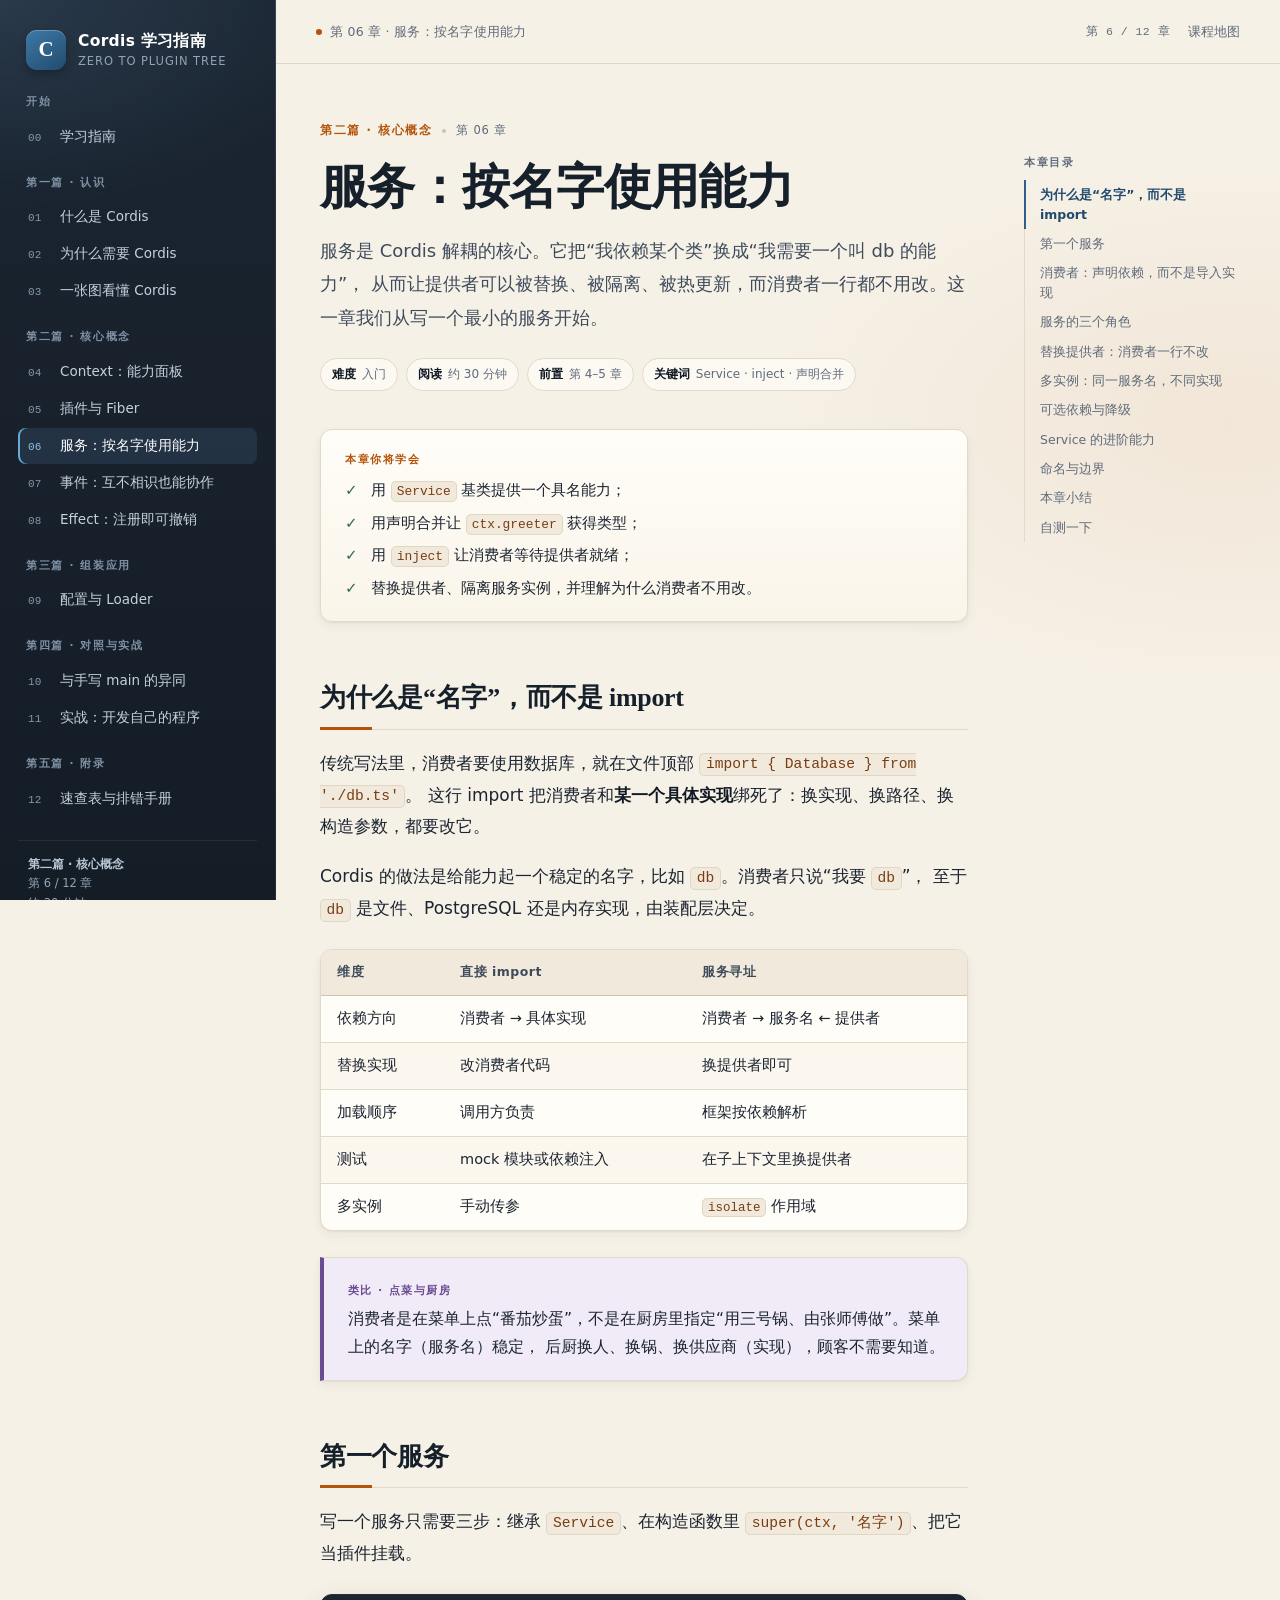
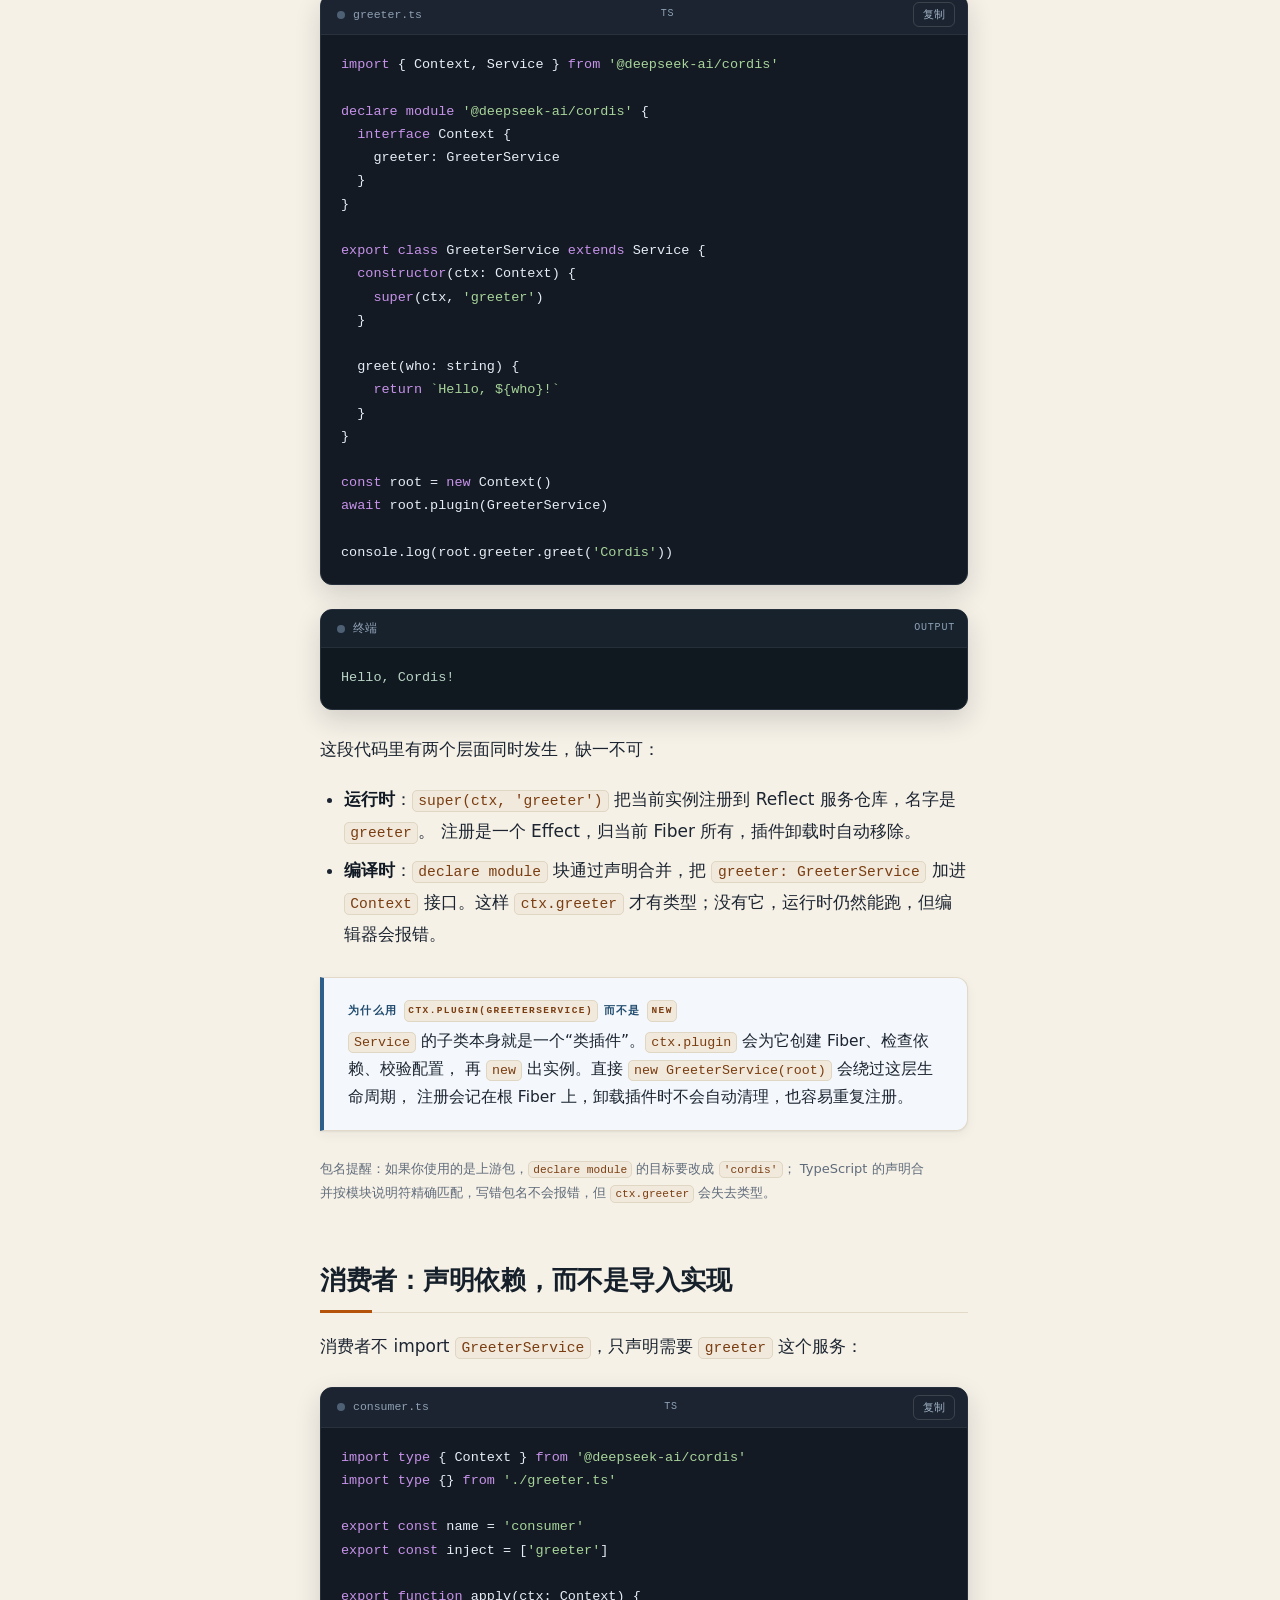
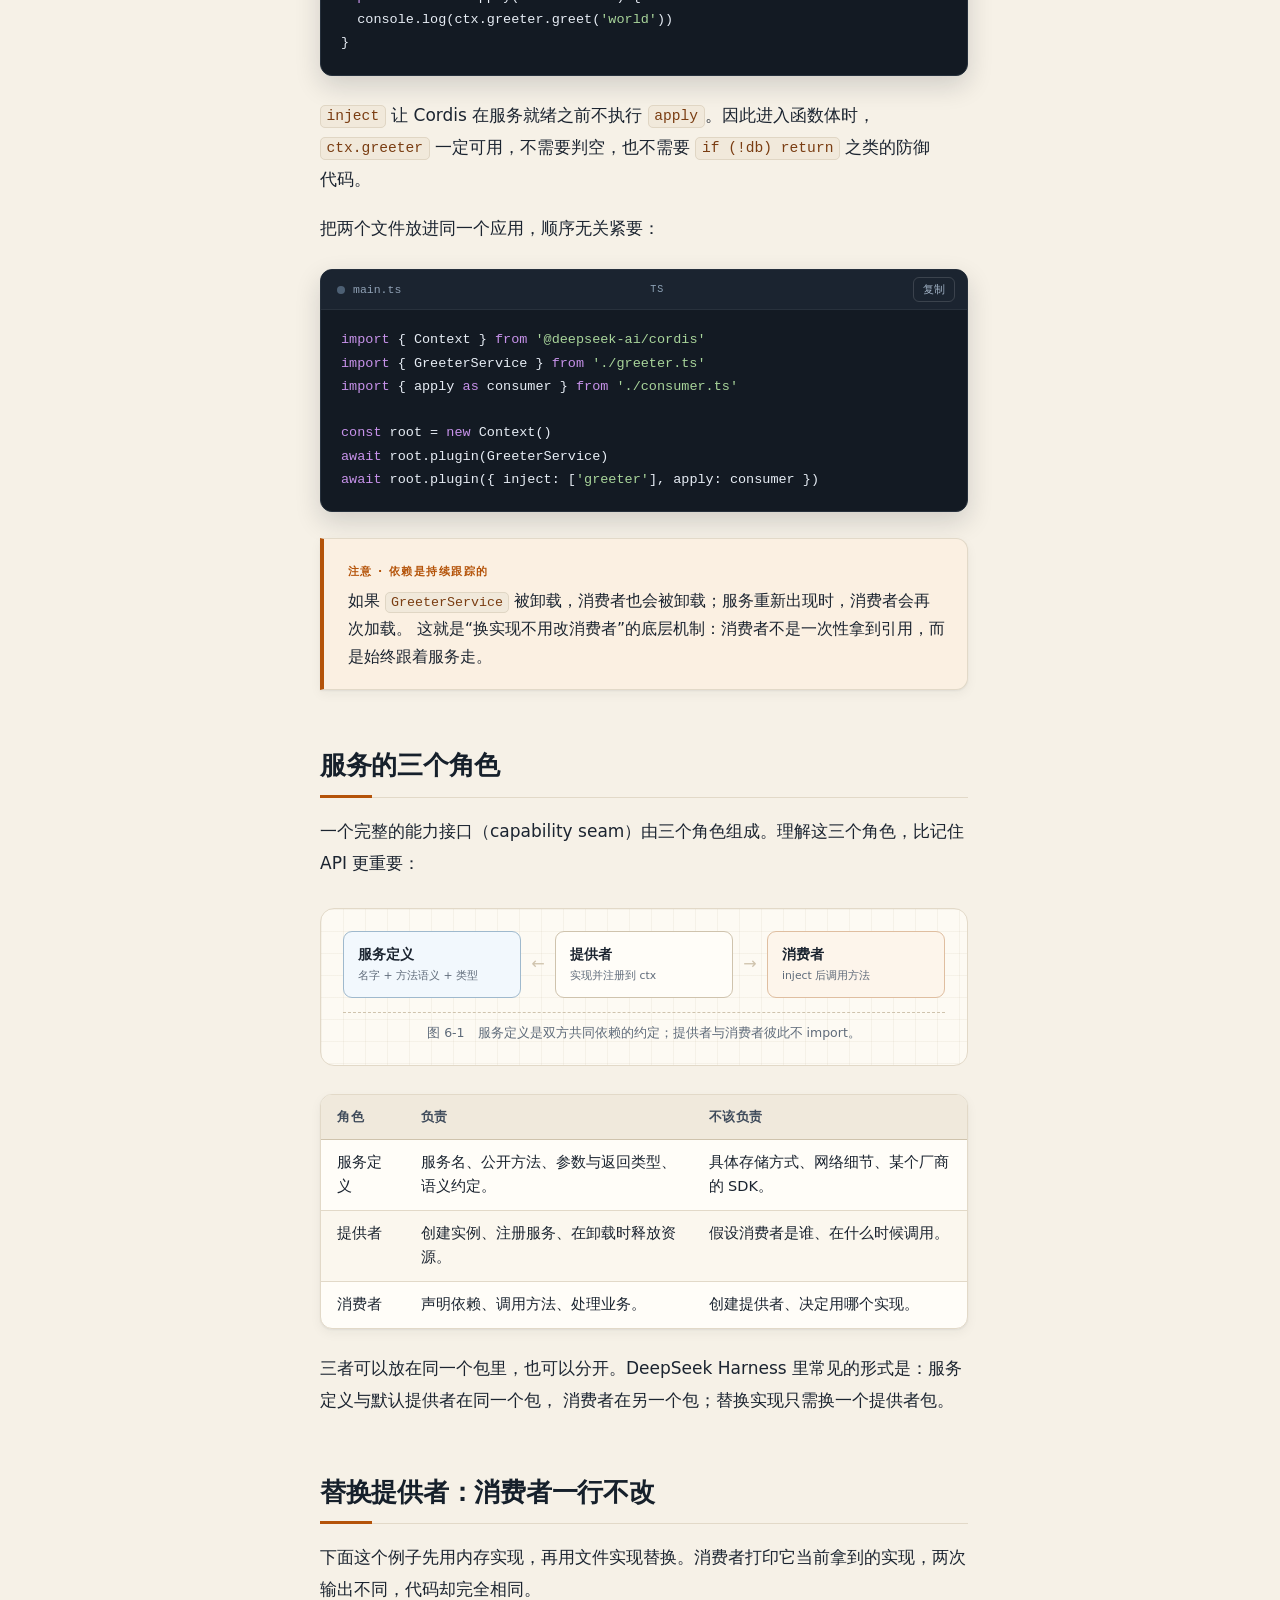
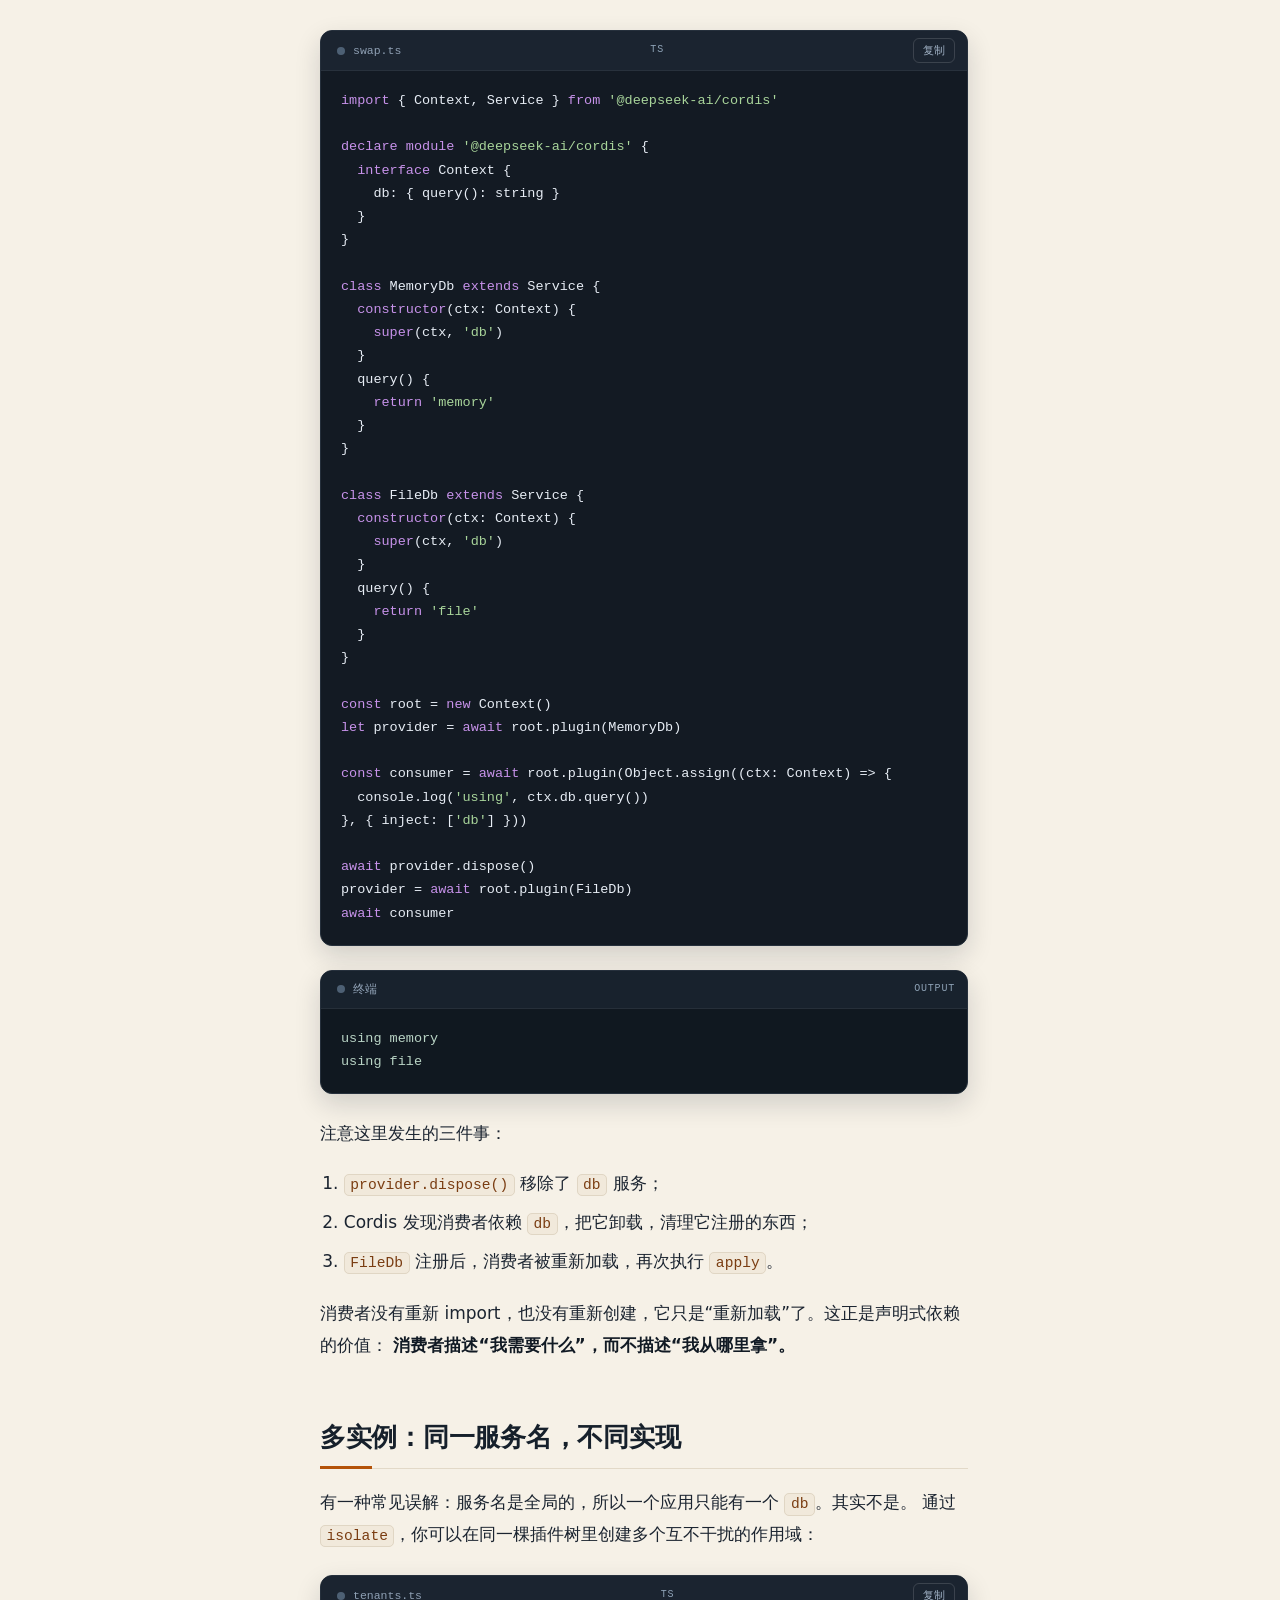
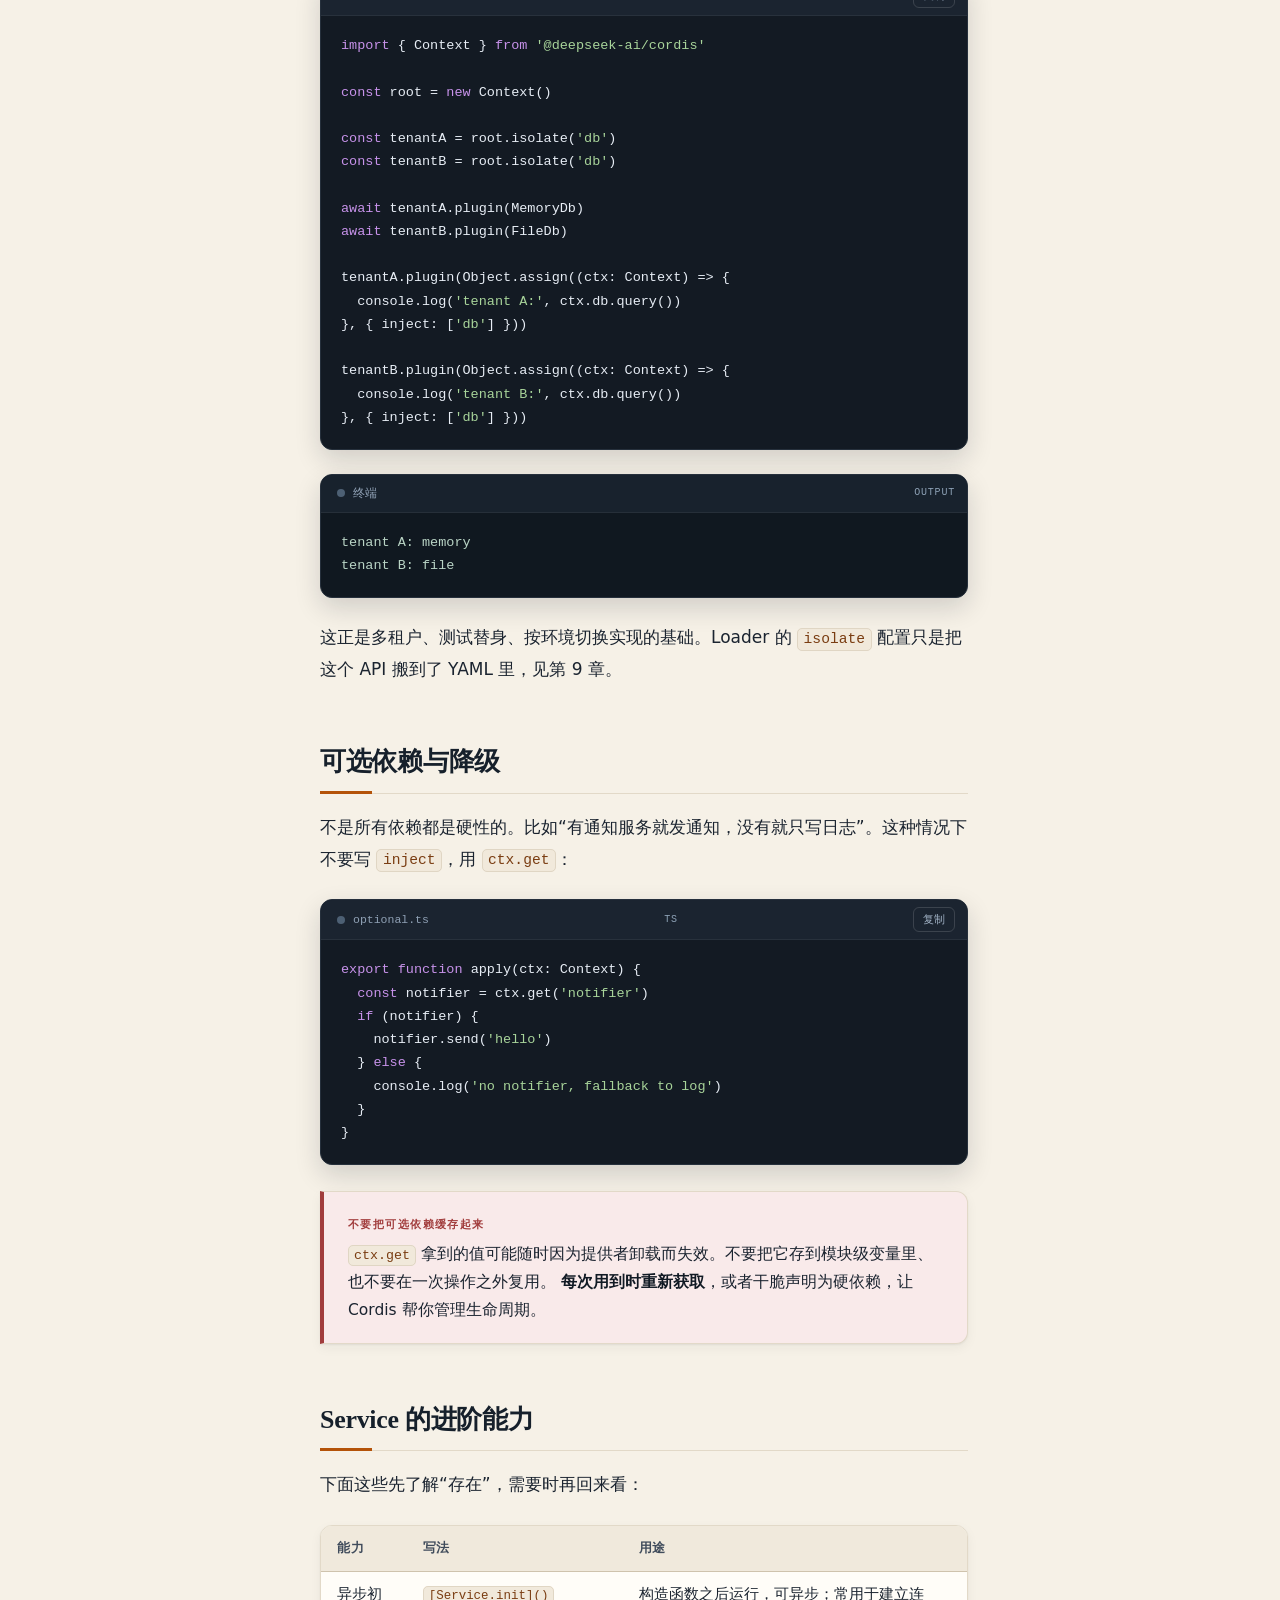
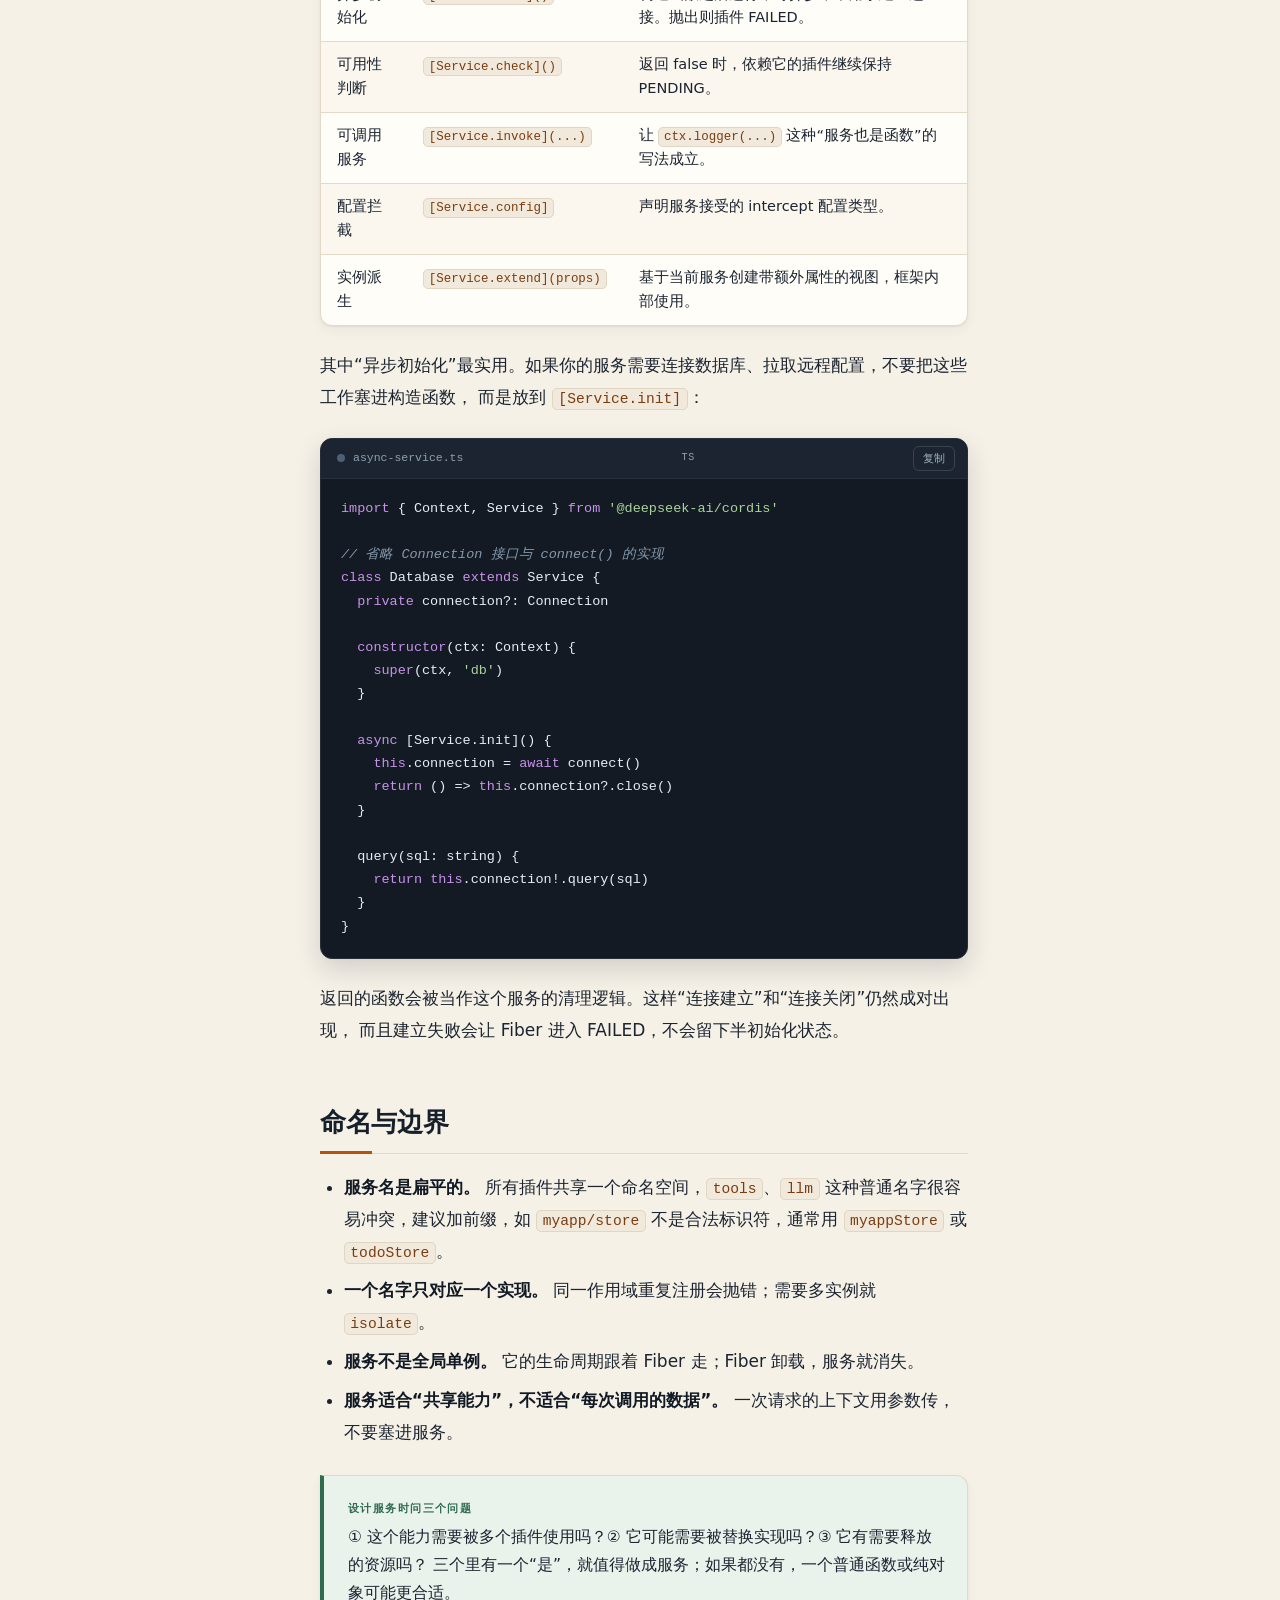
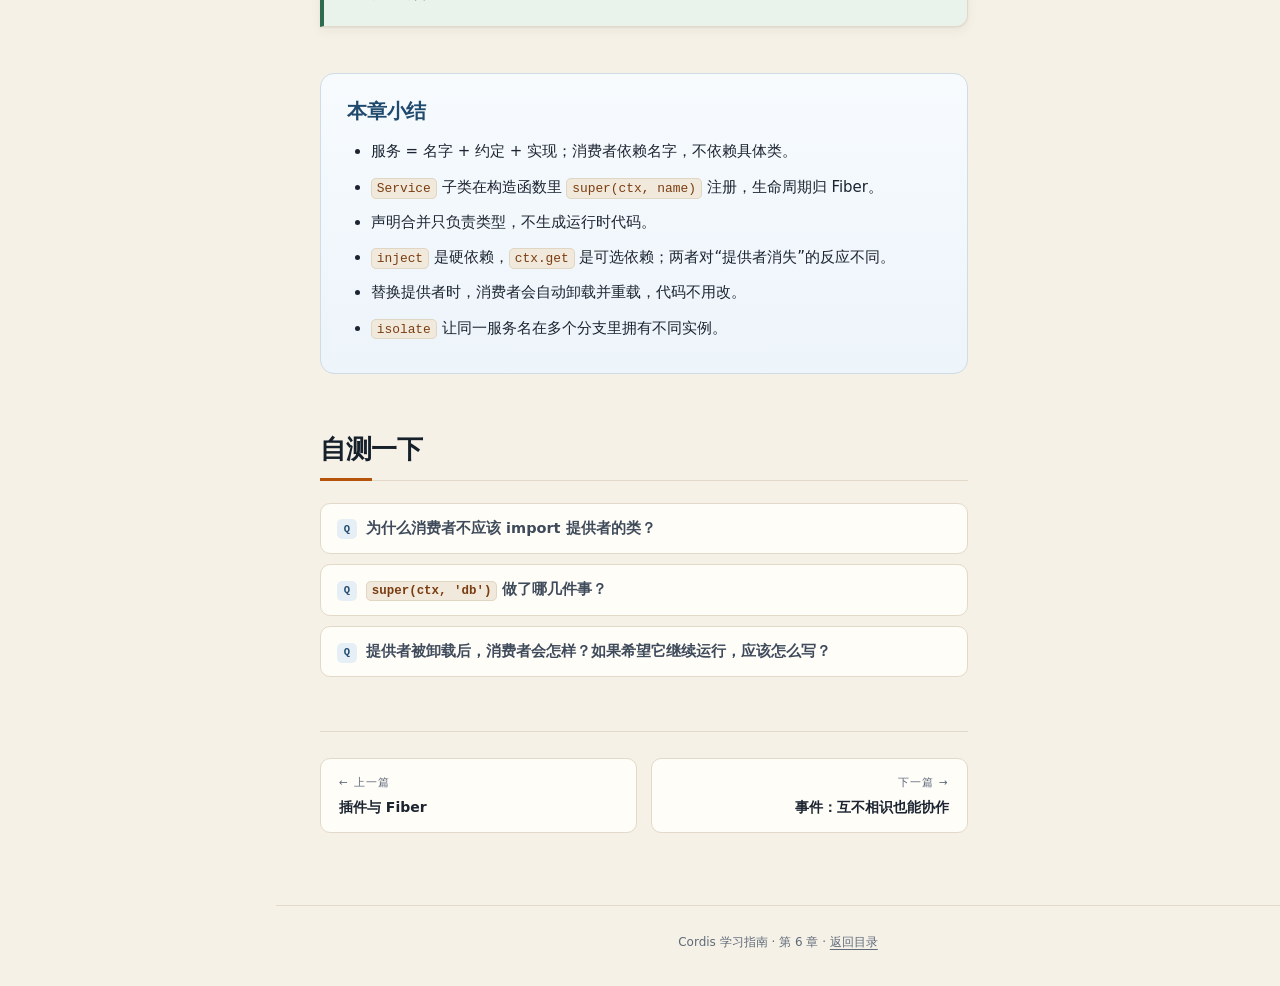
<file: cordis学习指南/06-service.html>
<!doctype html>
<html lang="zh-CN">
<head>
  <meta charset="utf-8">
  <meta name="viewport" content="width=device-width, initial-scale=1">
  <title>第 6 章 · 服务：按名字使用能力 — Cordis 学习指南</title>
  <meta name="description" content="用 Service 基类、声明合并与 inject 提供服务；理解服务定义、提供者、消费者三角色，以及替换与隔离。">
  <link rel="stylesheet" href="assets/style.css">
</head>
<body data-page="06">
  <div class="reading-progress" id="reading-progress"></div>
  <a class="skip-link" href="#main">跳到正文</a>

  <aside class="sidebar" id="sidebar">
    <a class="brand" href="index.html">
      <span class="brand-mark" aria-hidden="true">C</span>
      <span class="brand-text">
        <span class="brand-title">Cordis 学习指南</span>
        <span class="brand-sub">ZERO TO PLUGIN TREE</span>
      </span>
    </a>
    <nav class="nav" id="site-nav" aria-label="课程目录"></nav>
    <div class="sidebar-foot">
      <strong>第二篇 · 核心概念</strong><br>
      第 6 / 12 章<br>
      约 30 分钟
    </div>
  </aside>
  <div class="sidebar-backdrop" id="sidebar-backdrop"></div>

  <div class="shell">
    <header class="topbar">
      <button class="menu-btn" id="menu-btn" type="button" aria-label="打开课程目录" aria-expanded="false" aria-controls="sidebar">☰</button>
      <a class="topbar-brand" href="index.html">Cordis 学习指南</a>
      <div class="topbar-meta">
        <span class="chapter-indicator" id="chapter-indicator">第 6 / 12 章</span>
        <a href="index.html#outline">课程地图</a>
      </div>
    </header>

    <div class="content-wrap">
      <main id="main" class="prose">
        <header class="chapter-head">
          <div class="kicker">
            <span>第二篇 · 核心概念</span><span class="dot"></span>
            <span class="kicker-muted">第 06 章</span>
          </div>
          <h1>服务：按名字使用能力</h1>
          <p class="lead">
            服务是 Cordis 解耦的核心。它把“我依赖某个类”换成“我需要一个叫 db 的能力”，
            从而让提供者可以被替换、被隔离、被热更新，而消费者一行都不用改。这一章我们从写一个最小的服务开始。
          </p>
          <div class="meta-row">
            <span class="chip"><strong>难度</strong> 入门</span>
            <span class="chip"><strong>阅读</strong> 约 30 分钟</span>
            <span class="chip"><strong>前置</strong> 第 4–5 章</span>
            <span class="chip"><strong>关键词</strong> Service · inject · 声明合并</span>
          </div>
        </header>

        <div class="learn-box">
          <span class="label">本章你将学会</span>
          <ul>
            <li>用 <code>Service</code> 基类提供一个具名能力；</li>
            <li>用声明合并让 <code>ctx.greeter</code> 获得类型；</li>
            <li>用 <code>inject</code> 让消费者等待提供者就绪；</li>
            <li>替换提供者、隔离服务实例，并理解为什么消费者不用改。</li>
          </ul>
        </div>

        <h2 id="why-name">为什么是“名字”，而不是 import</h2>
        <p>
          传统写法里，消费者要使用数据库，就在文件顶部 <code>import { Database } from './db.ts'</code>。
          这行 import 把消费者和<strong>某一个具体实现</strong>绑死了：换实现、换路径、换构造参数，都要改它。
        </p>
        <p>
          Cordis 的做法是给能力起一个稳定的名字，比如 <code>db</code>。消费者只说“我要 <code>db</code>”，
          至于 <code>db</code> 是文件、PostgreSQL 还是内存实现，由装配层决定。
        </p>

        <div class="table-wrap">
          <table>
            <thead>
              <tr><th>维度</th><th>直接 import</th><th>服务寻址</th></tr>
            </thead>
            <tbody>
              <tr><td>依赖方向</td><td>消费者 → 具体实现</td><td>消费者 → 服务名 ← 提供者</td></tr>
              <tr><td>替换实现</td><td>改消费者代码</td><td>换提供者即可</td></tr>
              <tr><td>加载顺序</td><td>调用方负责</td><td>框架按依赖解析</td></tr>
              <tr><td>测试</td><td>mock 模块或依赖注入</td><td>在子上下文里换提供者</td></tr>
              <tr><td>多实例</td><td>手动传参</td><td><code>isolate</code> 作用域</td></tr>
            </tbody>
          </table>
        </div>

        <div class="callout analogy">
          <span class="label">类比 · 点菜与厨房</span>
          <p>
            消费者是在菜单上点“番茄炒蛋”，不是在厨房里指定“用三号锅、由张师傅做”。菜单上的名字（服务名）稳定，
            后厨换人、换锅、换供应商（实现），顾客不需要知道。
          </p>
        </div>

        <h2 id="first-service">第一个服务</h2>
        <p>
          写一个服务只需要三步：继承 <code>Service</code>、在构造函数里 <code>super(ctx, '名字')</code>、把它当插件挂载。
        </p>

        <div class="code-card">
          <div class="code-head"><span class="code-file">greeter.ts</span><span class="code-lang">ts</span></div>
          <pre><code class="language-ts">import { Context, Service } from '@deepseek-ai/cordis'

declare module '@deepseek-ai/cordis' {
  interface Context {
    greeter: GreeterService
  }
}

export class GreeterService extends Service {
  constructor(ctx: Context) {
    super(ctx, 'greeter')
  }

  greet(who: string) {
    return `Hello, ${who}!`
  }
}

const root = new Context()
await root.plugin(GreeterService)

console.log(root.greeter.greet('Cordis'))</code></pre>
        </div>

        <div class="code-card output">
          <div class="code-head"><span class="code-file">终端</span><span class="code-lang">output</span></div>
          <pre><code>Hello, Cordis!</code></pre>
        </div>

        <p>这段代码里有两个层面同时发生，缺一不可：</p>
        <ul>
          <li>
            <strong>运行时</strong>：<code>super(ctx, 'greeter')</code> 把当前实例注册到 Reflect 服务仓库，名字是 <code>greeter</code>。
            注册是一个 Effect，归当前 Fiber 所有，插件卸载时自动移除。
          </li>
          <li>
            <strong>编译时</strong>：<code>declare module</code> 块通过声明合并，把 <code>greeter: GreeterService</code>
            加进 <code>Context</code> 接口。这样 <code>ctx.greeter</code> 才有类型；没有它，运行时仍然能跑，但编辑器会报错。
          </li>
        </ul>

        <div class="callout info">
          <span class="label">为什么用 <code>ctx.plugin(GreeterService)</code> 而不是 <code>new</code></span>
          <p>
            <code>Service</code> 的子类本身就是一个“类插件”。<code>ctx.plugin</code> 会为它创建 Fiber、检查依赖、校验配置，
            再 <code>new</code> 出实例。直接 <code>new GreeterService(root)</code> 会绕过这层生命周期，
            注册会记在根 Fiber 上，卸载插件时不会自动清理，也容易重复注册。
          </p>
        </div>

        <p class="small">
          包名提醒：如果你使用的是上游包，<code>declare module</code> 的目标要改成 <code>'cordis'</code>；
          TypeScript 的声明合并按模块说明符精确匹配，写错包名不会报错，但 <code>ctx.greeter</code> 会失去类型。
        </p>

        <h2 id="consumer">消费者：声明依赖，而不是导入实现</h2>
        <p>
          消费者不 import <code>GreeterService</code>，只声明需要 <code>greeter</code> 这个服务：
        </p>

        <div class="code-card">
          <div class="code-head"><span class="code-file">consumer.ts</span><span class="code-lang">ts</span></div>
          <pre><code class="language-ts">import type { Context } from '@deepseek-ai/cordis'
import type {} from './greeter.ts'

export const name = 'consumer'
export const inject = ['greeter']

export function apply(ctx: Context) {
  console.log(ctx.greeter.greet('world'))
}</code></pre>
        </div>

        <p>
          <code>inject</code> 让 Cordis 在服务就绪之前不执行 <code>apply</code>。因此进入函数体时，
          <code>ctx.greeter</code> 一定可用，不需要判空，也不需要 <code>if (!db) return</code> 之类的防御代码。
        </p>
        <p>把两个文件放进同一个应用，顺序无关紧要：</p>

        <div class="code-card">
          <div class="code-head"><span class="code-file">main.ts</span><span class="code-lang">ts</span></div>
          <pre><code class="language-ts">import { Context } from '@deepseek-ai/cordis'
import { GreeterService } from './greeter.ts'
import { apply as consumer } from './consumer.ts'

const root = new Context()
await root.plugin(GreeterService)
await root.plugin({ inject: ['greeter'], apply: consumer })</code></pre>
        </div>

        <div class="callout warn">
          <span class="label">注意 · 依赖是持续跟踪的</span>
          <p>
            如果 <code>GreeterService</code> 被卸载，消费者也会被卸载；服务重新出现时，消费者会再次加载。
            这就是“换实现不用改消费者”的底层机制：消费者不是一次性拿到引用，而是始终跟着服务走。
          </p>
        </div>

        <h2 id="seam">服务的三个角色</h2>
        <p>
          一个完整的能力接口（capability seam）由三个角色组成。理解这三个角色，比记住 API 更重要：
        </p>

        <div class="diagram">
          <div class="flow">
            <div class="flow-node accent"><b>服务定义</b><small>名字 + 方法语义 + 类型</small></div>
            <div class="flow-arrow">←</div>
            <div class="flow-node"><b>提供者</b><small>实现并注册到 ctx</small></div>
            <div class="flow-arrow">→</div>
            <div class="flow-node clay"><b>消费者</b><small>inject 后调用方法</small></div>
          </div>
          <figcaption>图 6-1　服务定义是双方共同依赖的约定；提供者与消费者彼此不 import。</figcaption>
        </div>

        <div class="table-wrap">
          <table>
            <thead>
              <tr><th>角色</th><th>负责</th><th>不该负责</th></tr>
            </thead>
            <tbody>
              <tr>
                <td>服务定义</td>
                <td>服务名、公开方法、参数与返回类型、语义约定。</td>
                <td>具体存储方式、网络细节、某个厂商的 SDK。</td>
              </tr>
              <tr>
                <td>提供者</td>
                <td>创建实例、注册服务、在卸载时释放资源。</td>
                <td>假设消费者是谁、在什么时候调用。</td>
              </tr>
              <tr>
                <td>消费者</td>
                <td>声明依赖、调用方法、处理业务。</td>
                <td>创建提供者、决定用哪个实现。</td>
              </tr>
            </tbody>
          </table>
        </div>

        <p>
          三者可以放在同一个包里，也可以分开。DeepSeek Harness 里常见的形式是：服务定义与默认提供者在同一个包，
          消费者在另一个包；替换实现只需换一个提供者包。
        </p>

        <h2 id="replace">替换提供者：消费者一行不改</h2>
        <p>
          下面这个例子先用内存实现，再用文件实现替换。消费者打印它当前拿到的实现，两次输出不同，代码却完全相同。
        </p>

        <div class="code-card">
          <div class="code-head"><span class="code-file">swap.ts</span><span class="code-lang">ts</span></div>
          <pre><code class="language-ts">import { Context, Service } from '@deepseek-ai/cordis'

declare module '@deepseek-ai/cordis' {
  interface Context {
    db: { query(): string }
  }
}

class MemoryDb extends Service {
  constructor(ctx: Context) {
    super(ctx, 'db')
  }
  query() {
    return 'memory'
  }
}

class FileDb extends Service {
  constructor(ctx: Context) {
    super(ctx, 'db')
  }
  query() {
    return 'file'
  }
}

const root = new Context()
let provider = await root.plugin(MemoryDb)

const consumer = await root.plugin(Object.assign((ctx: Context) =&gt; {
  console.log('using', ctx.db.query())
}, { inject: ['db'] }))

await provider.dispose()
provider = await root.plugin(FileDb)
await consumer</code></pre>
        </div>

        <div class="code-card output">
          <div class="code-head"><span class="code-file">终端</span><span class="code-lang">output</span></div>
          <pre><code>using memory
using file</code></pre>
        </div>

        <p>注意这里发生的三件事：</p>
        <ol>
          <li><code>provider.dispose()</code> 移除了 <code>db</code> 服务；</li>
          <li>Cordis 发现消费者依赖 <code>db</code>，把它卸载，清理它注册的东西；</li>
          <li><code>FileDb</code> 注册后，消费者被重新加载，再次执行 <code>apply</code>。</li>
        </ol>
        <p>
          消费者没有重新 import，也没有重新创建，它只是“重新加载”了。这正是声明式依赖的价值：
          <strong>消费者描述“我需要什么”，而不描述“我从哪里拿”。</strong>
        </p>

        <h2 id="isolate">多实例：同一服务名，不同实现</h2>
        <p>
          有一种常见误解：服务名是全局的，所以一个应用只能有一个 <code>db</code>。其实不是。
          通过 <code>isolate</code>，你可以在同一棵插件树里创建多个互不干扰的作用域：
        </p>

        <div class="code-card">
          <div class="code-head"><span class="code-file">tenants.ts</span><span class="code-lang">ts</span></div>
          <pre><code class="language-ts">import { Context } from '@deepseek-ai/cordis'

const root = new Context()

const tenantA = root.isolate('db')
const tenantB = root.isolate('db')

await tenantA.plugin(MemoryDb)
await tenantB.plugin(FileDb)

tenantA.plugin(Object.assign((ctx: Context) =&gt; {
  console.log('tenant A:', ctx.db.query())
}, { inject: ['db'] }))

tenantB.plugin(Object.assign((ctx: Context) =&gt; {
  console.log('tenant B:', ctx.db.query())
}, { inject: ['db'] }))</code></pre>
        </div>

        <div class="code-card output">
          <div class="code-head"><span class="code-file">终端</span><span class="code-lang">output</span></div>
          <pre><code>tenant A: memory
tenant B: file</code></pre>
        </div>

        <p>
          这正是多租户、测试替身、按环境切换实现的基础。Loader 的 <code>isolate</code> 配置只是把这个 API 搬到了
          YAML 里，见第 9 章。
        </p>

        <h2 id="optional">可选依赖与降级</h2>
        <p>
          不是所有依赖都是硬性的。比如“有通知服务就发通知，没有就只写日志”。这种情况下不要写
          <code>inject</code>，用 <code>ctx.get</code>：
        </p>

        <div class="code-card">
          <div class="code-head"><span class="code-file">optional.ts</span><span class="code-lang">ts</span></div>
          <pre><code class="language-ts">export function apply(ctx: Context) {
  const notifier = ctx.get('notifier')
  if (notifier) {
    notifier.send('hello')
  } else {
    console.log('no notifier, fallback to log')
  }
}</code></pre>
        </div>

        <div class="callout danger">
          <span class="label">不要把可选依赖缓存起来</span>
          <p>
            <code>ctx.get</code> 拿到的值可能随时因为提供者卸载而失效。不要把它存到模块级变量里、也不要在一次操作之外复用。
            <strong>每次用到时重新获取</strong>，或者干脆声明为硬依赖，让 Cordis 帮你管理生命周期。
          </p>
        </div>

        <h2 id="advanced">Service 的进阶能力</h2>
        <p>下面这些先了解“存在”，需要时再回来看：</p>

        <div class="table-wrap">
          <table>
            <thead>
              <tr><th>能力</th><th>写法</th><th>用途</th></tr>
            </thead>
            <tbody>
              <tr>
                <td>异步初始化</td>
                <td><code>[Service.init]()</code></td>
                <td>构造函数之后运行，可异步；常用于建立连接。抛出则插件 FAILED。</td>
              </tr>
              <tr>
                <td>可用性判断</td>
                <td><code>[Service.check]()</code></td>
                <td>返回 false 时，依赖它的插件继续保持 PENDING。</td>
              </tr>
              <tr>
                <td>可调用服务</td>
                <td><code>[Service.invoke](...)</code></td>
                <td>让 <code>ctx.logger(...)</code> 这种“服务也是函数”的写法成立。</td>
              </tr>
              <tr>
                <td>配置拦截</td>
                <td><code>[Service.config]</code></td>
                <td>声明服务接受的 intercept 配置类型。</td>
              </tr>
              <tr>
                <td>实例派生</td>
                <td><code>[Service.extend](props)</code></td>
                <td>基于当前服务创建带额外属性的视图，框架内部使用。</td>
              </tr>
            </tbody>
          </table>
        </div>

        <p>
          其中“异步初始化”最实用。如果你的服务需要连接数据库、拉取远程配置，不要把这些工作塞进构造函数，
          而是放到 <code>[Service.init]</code>：
        </p>

        <div class="code-card">
          <div class="code-head"><span class="code-file">async-service.ts</span><span class="code-lang">ts</span></div>
          <pre><code class="language-ts">import { Context, Service } from '@deepseek-ai/cordis'

// 省略 Connection 接口与 connect() 的实现
class Database extends Service {
  private connection?: Connection

  constructor(ctx: Context) {
    super(ctx, 'db')
  }

  async [Service.init]() {
    this.connection = await connect()
    return () =&gt; this.connection?.close()
  }

  query(sql: string) {
    return this.connection!.query(sql)
  }
}</code></pre>
        </div>

        <p>
          返回的函数会被当作这个服务的清理逻辑。这样“连接建立”和“连接关闭”仍然成对出现，
          而且建立失败会让 Fiber 进入 FAILED，不会留下半初始化状态。
        </p>

        <h2 id="naming">命名与边界</h2>
        <ul>
          <li><strong>服务名是扁平的。</strong> 所有插件共享一个命名空间，<code>tools</code>、<code>llm</code> 这种普通名字很容易冲突，建议加前缀，如 <code>myapp/store</code> 不是合法标识符，通常用 <code>myappStore</code> 或 <code>todoStore</code>。</li>
          <li><strong>一个名字只对应一个实现。</strong> 同一作用域重复注册会抛错；需要多实例就 <code>isolate</code>。</li>
          <li><strong>服务不是全局单例。</strong> 它的生命周期跟着 Fiber 走；Fiber 卸载，服务就消失。</li>
          <li><strong>服务适合“共享能力”，不适合“每次调用的数据”。</strong> 一次请求的上下文用参数传，不要塞进服务。</li>
        </ul>

        <div class="callout tip">
          <span class="label">设计服务时问三个问题</span>
          <p>
            ① 这个能力需要被多个插件使用吗？② 它可能需要被替换实现吗？③ 它有需要释放的资源吗？
            三个里有一个“是”，就值得做成服务；如果都没有，一个普通函数或纯对象可能更合适。
          </p>
        </div>

        <div class="summary">
          <h2>本章小结</h2>
          <ul>
            <li>服务 = 名字 + 约定 + 实现；消费者依赖名字，不依赖具体类。</li>
            <li><code>Service</code> 子类在构造函数里 <code>super(ctx, name)</code> 注册，生命周期归 Fiber。</li>
            <li>声明合并只负责类型，不生成运行时代码。</li>
            <li><code>inject</code> 是硬依赖，<code>ctx.get</code> 是可选依赖；两者对“提供者消失”的反应不同。</li>
            <li>替换提供者时，消费者会自动卸载并重载，代码不用改。</li>
            <li><code>isolate</code> 让同一服务名在多个分支里拥有不同实例。</li>
          </ul>
        </div>

        <h2 id="quiz">自测一下</h2>
        <div class="quiz">
          <details>
            <summary>为什么消费者不应该 import 提供者的类？</summary>
            <div class="answer">
              <p>
                因为那会在编译期把消费者绑定到某个具体实现，替换实现、测试替身、多租户隔离都会变得困难。
                消费者应该只依赖服务名和服务定义（类型/接口），由装配层决定用哪个提供者。
              </p>
            </div>
          </details>
          <details>
            <summary><code>super(ctx, 'db')</code> 做了哪几件事？</summary>
            <div class="answer">
              <p>
                它把当前实例注册为名为 <code>db</code> 的服务，记录所属 Fiber，并通过 Effect 绑定生命周期；
                同时设置 <code>this.ctx</code> 和 <code>this.name</code>，让服务方法可以通过 <code>this.ctx</code>
                使用其他服务。若服务是可调用形式，还会创建可调用的代理。
              </p>
            </div>
          </details>
          <details>
            <summary>提供者被卸载后，消费者会怎样？如果希望它继续运行，应该怎么写？</summary>
            <div class="answer">
              <p>
                如果消费者把 <code>db</code> 写在 <code>inject</code> 里，它会随之卸载，等服务恢复后再重载。
                如果希望它继续运行，就不要 inject，改用 <code>ctx.get('db')</code> 并在每次使用时判断，同时接受“能力可能暂时不可用”的降级逻辑。
              </p>
            </div>
          </details>
        </div>

        <nav class="pager" id="pager" aria-label="章节翻页"></nav>
      </main>

      <aside class="toc" id="toc" aria-label="本章目录">
        <div class="toc-title">本章目录</div>
        <ol id="toc-list"></ol>
      </aside>
    </div>

    <footer class="site-foot">
      <p>Cordis 学习指南 · 第 6 章 · <a href="index.html">返回目录</a></p>
    </footer>
  </div>

  <script src="assets/app.js"></script>
</body>
</html>
</file>
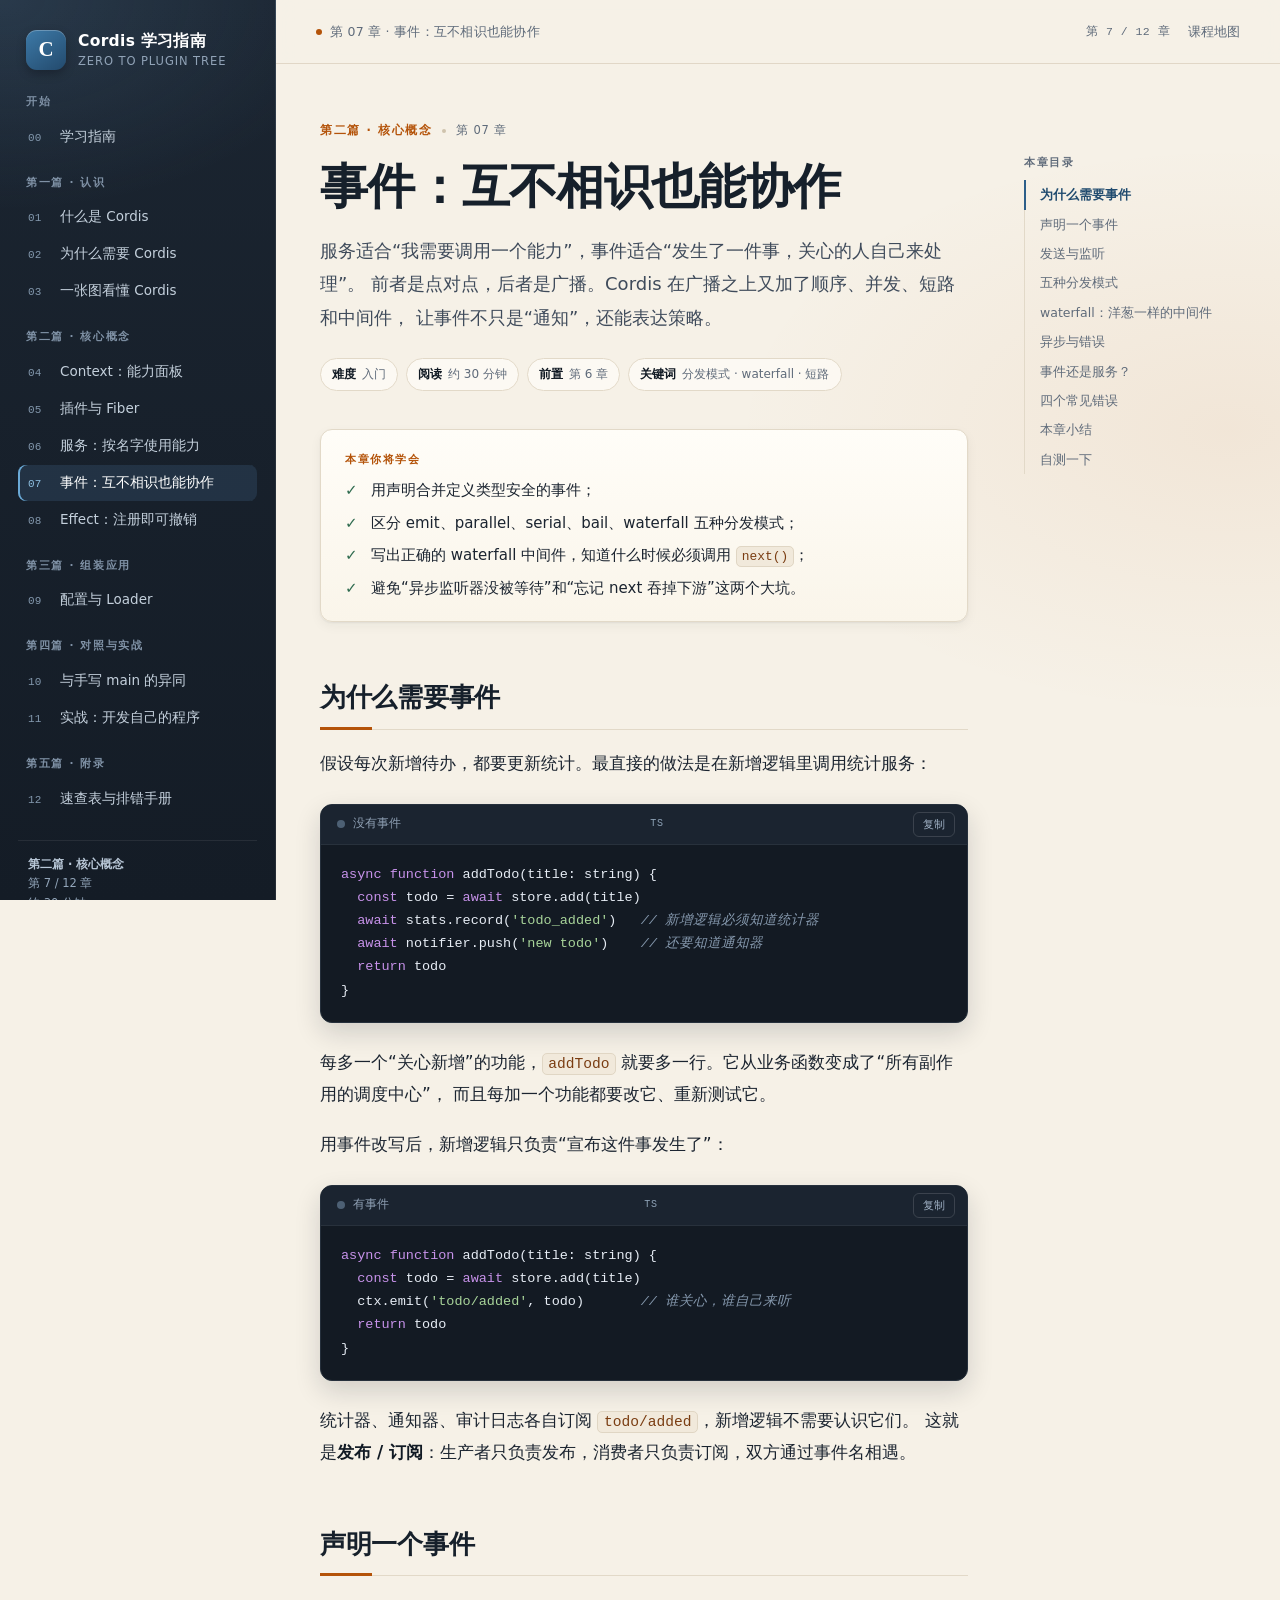
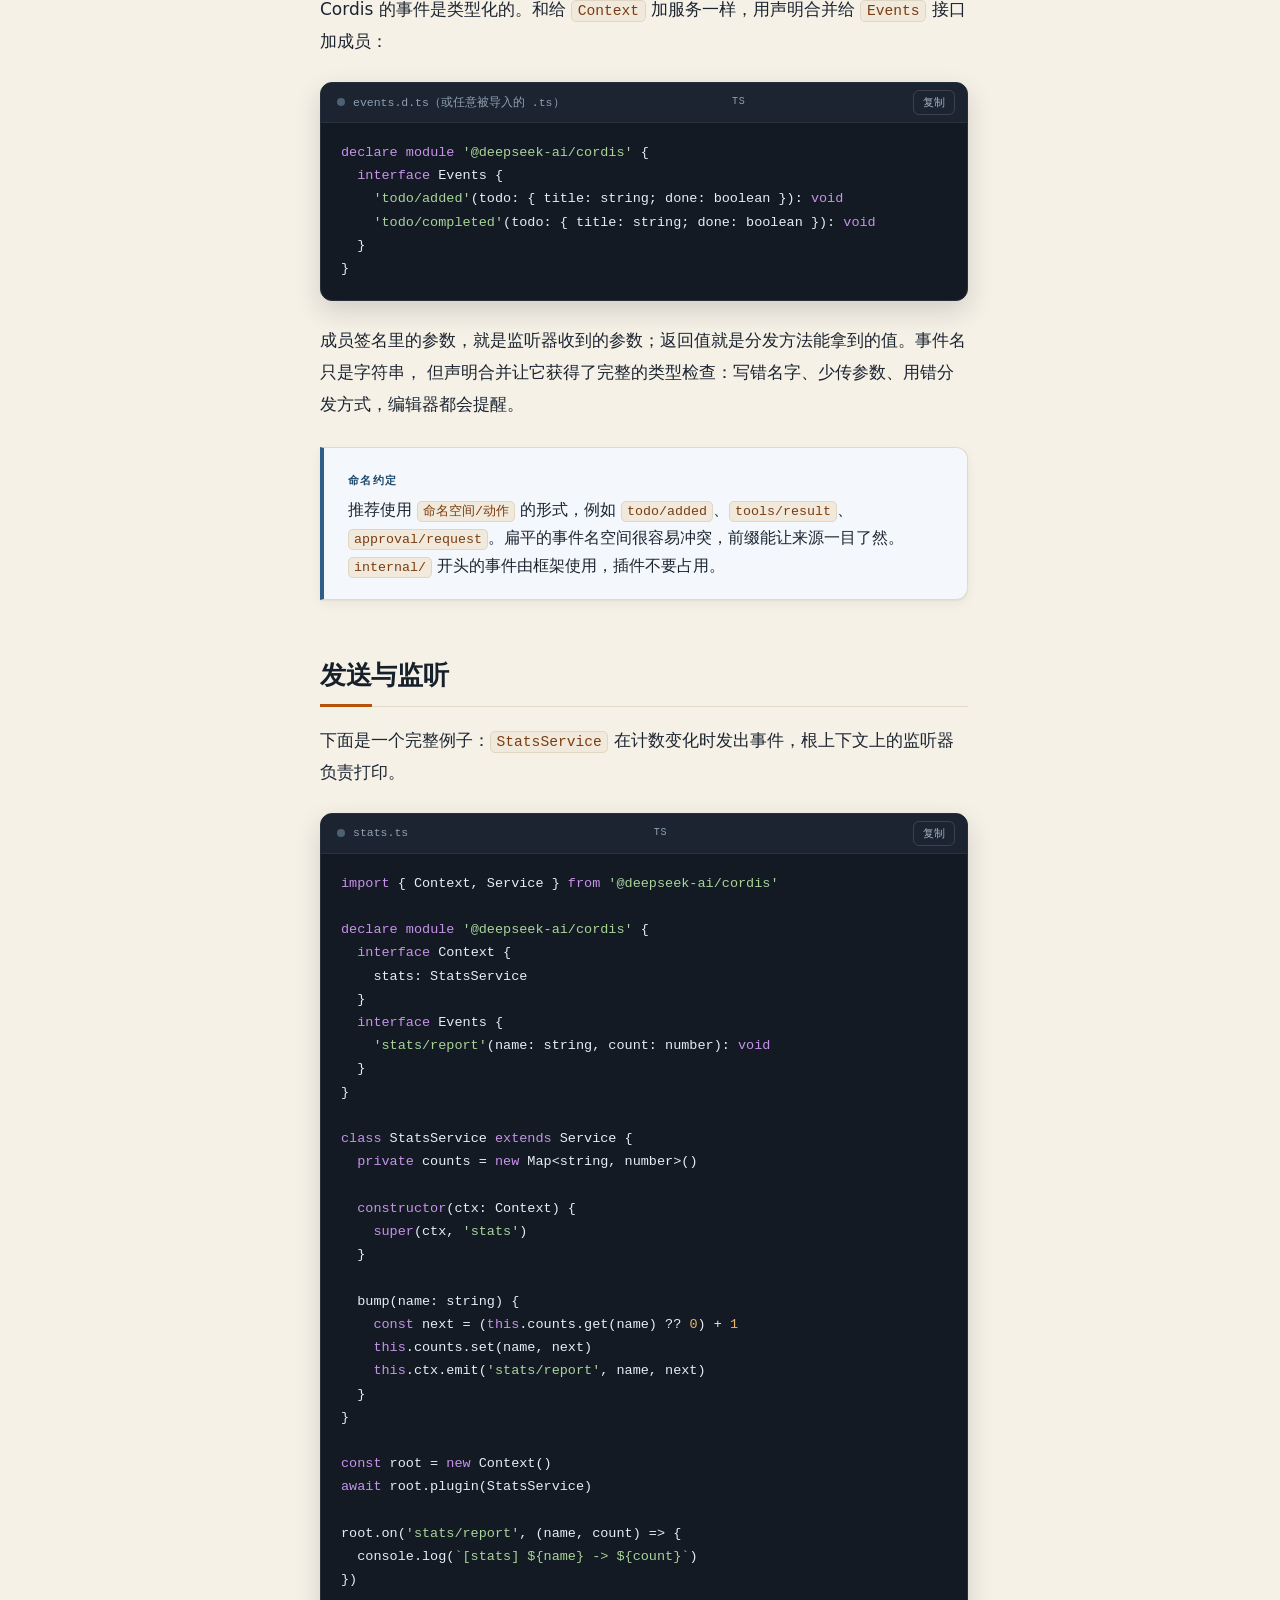
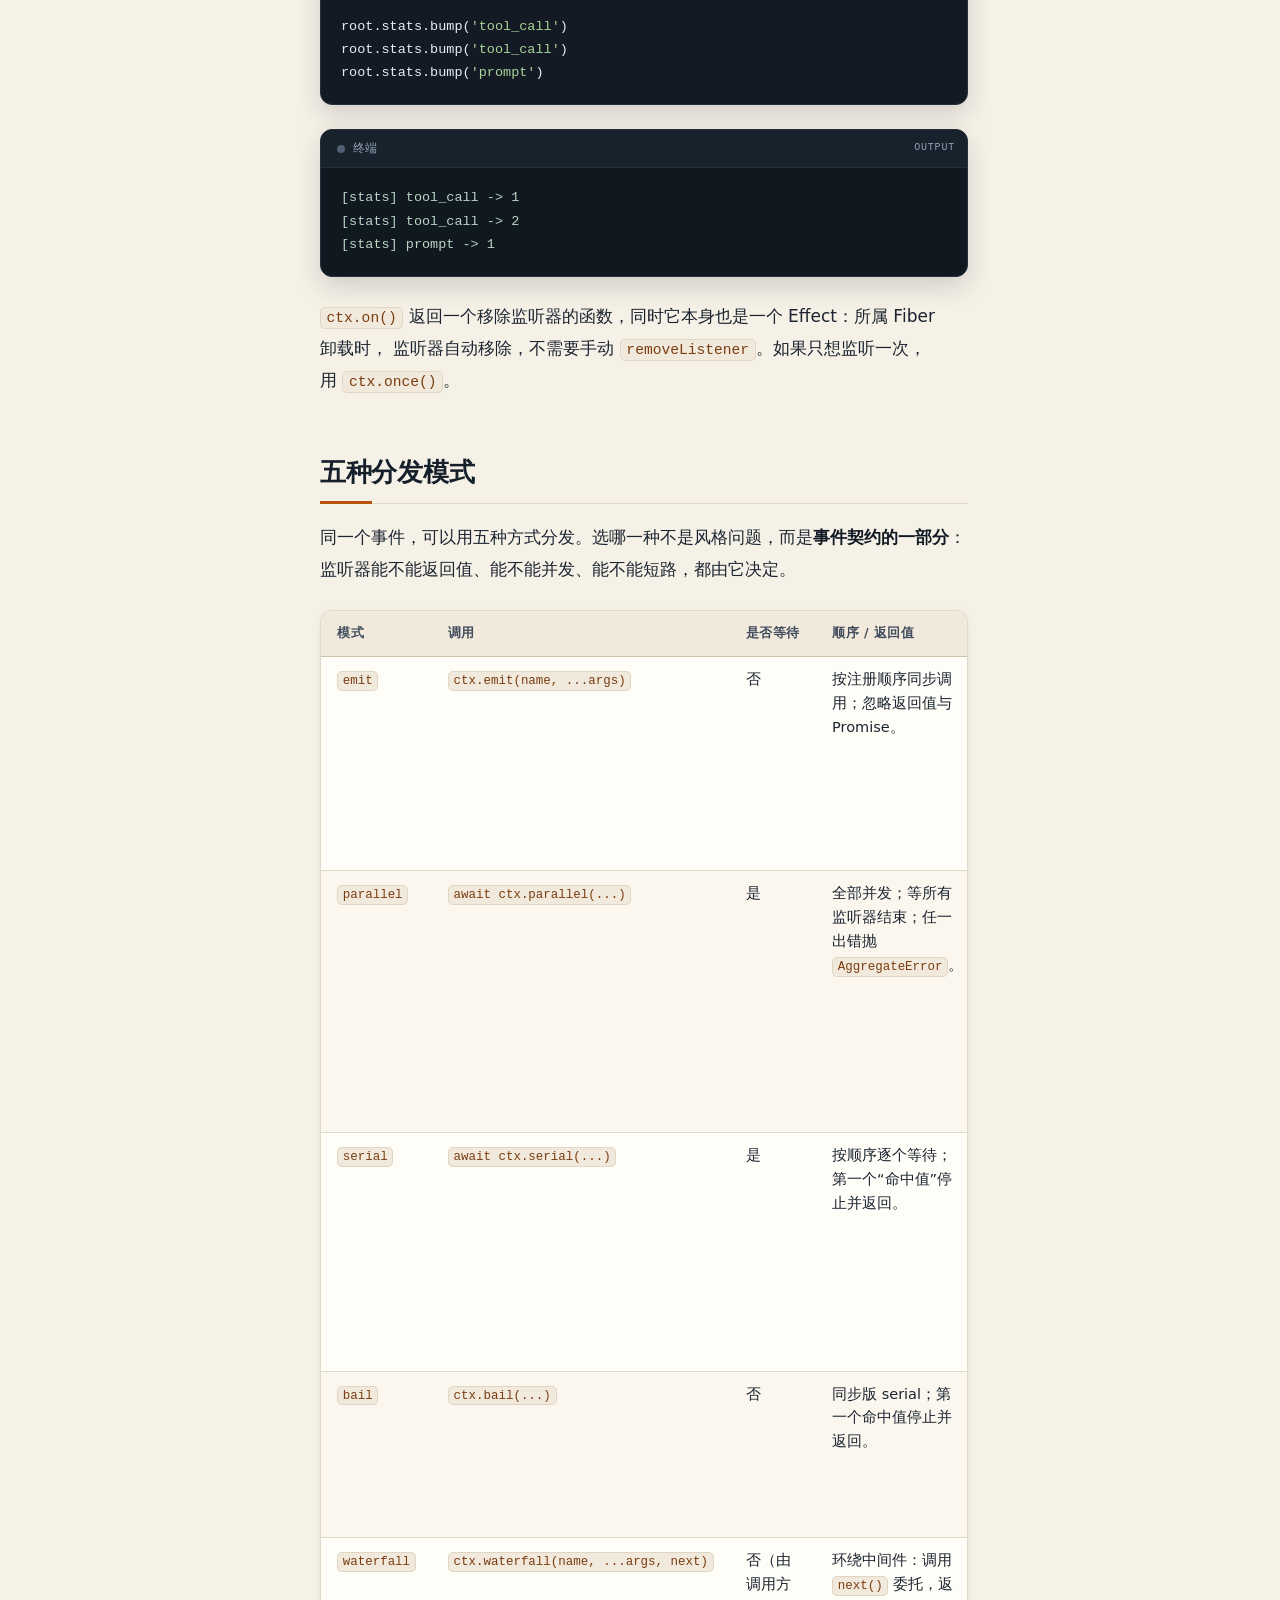
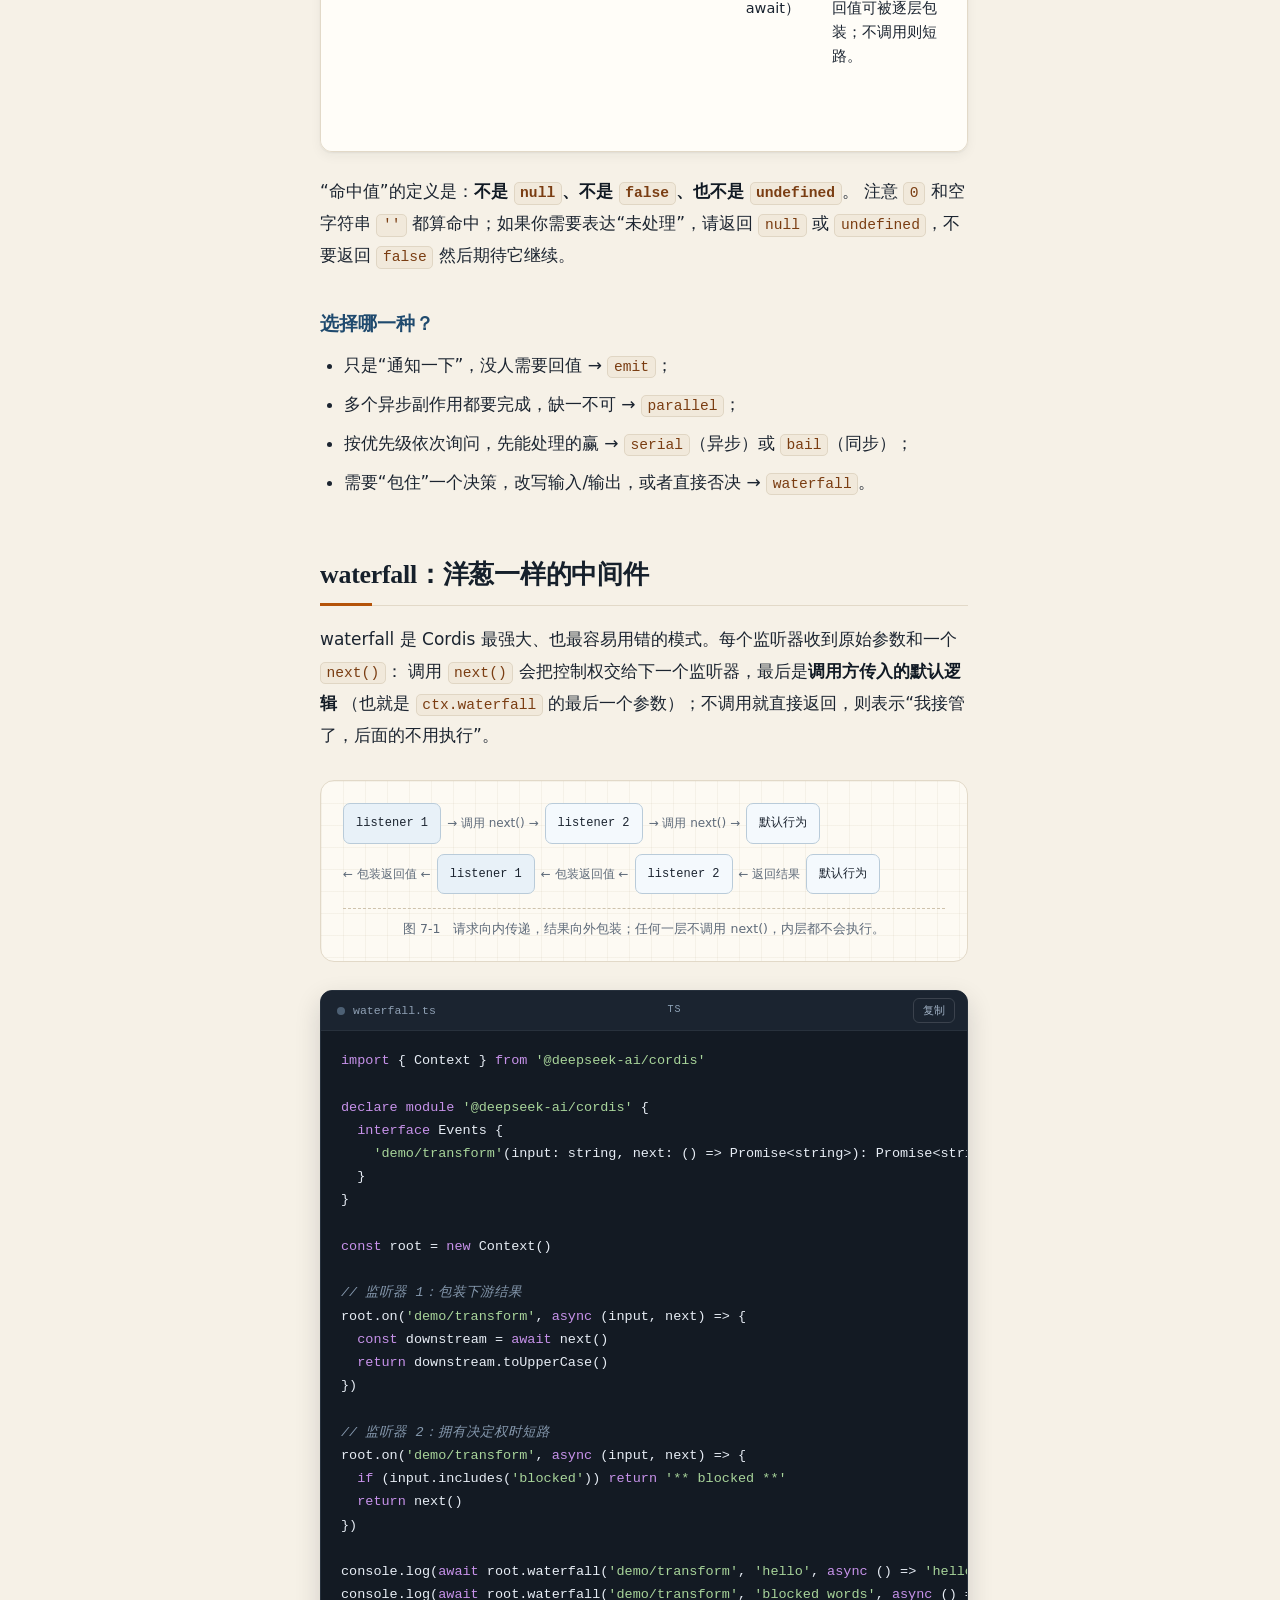
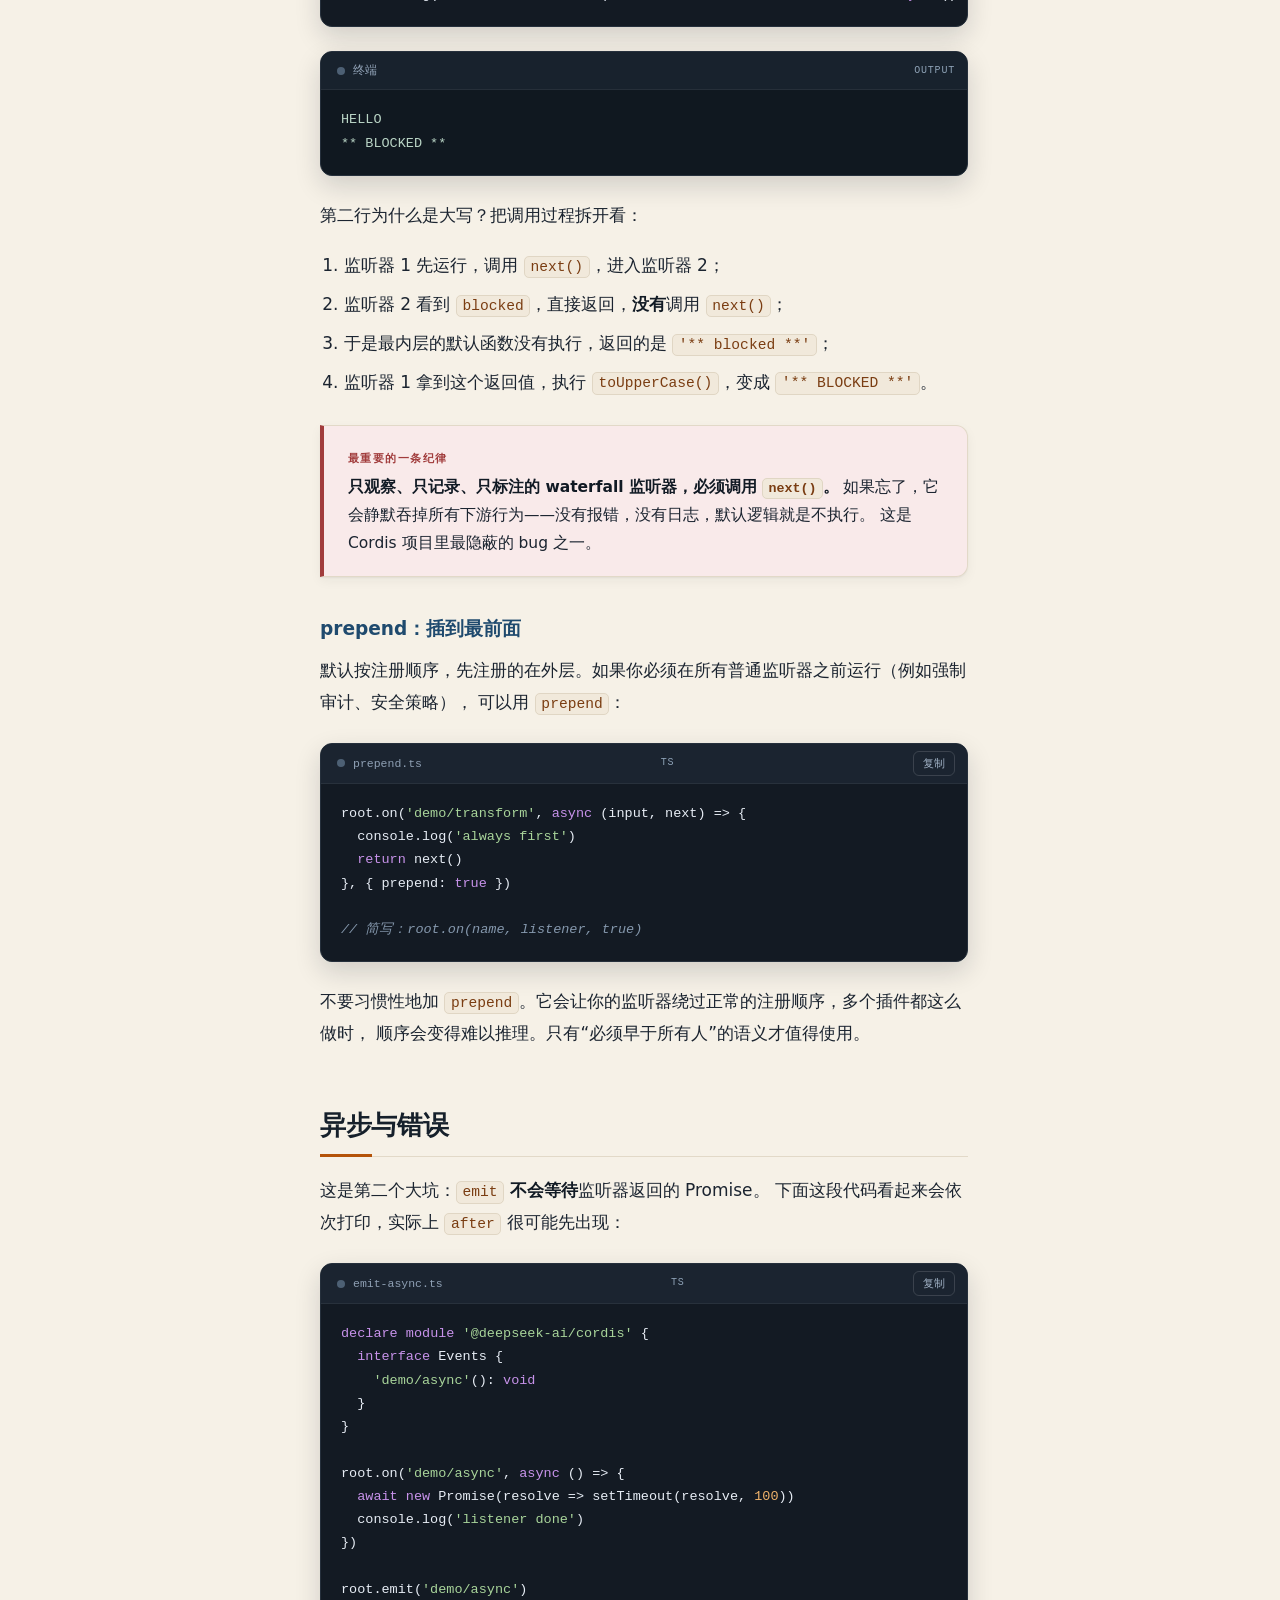
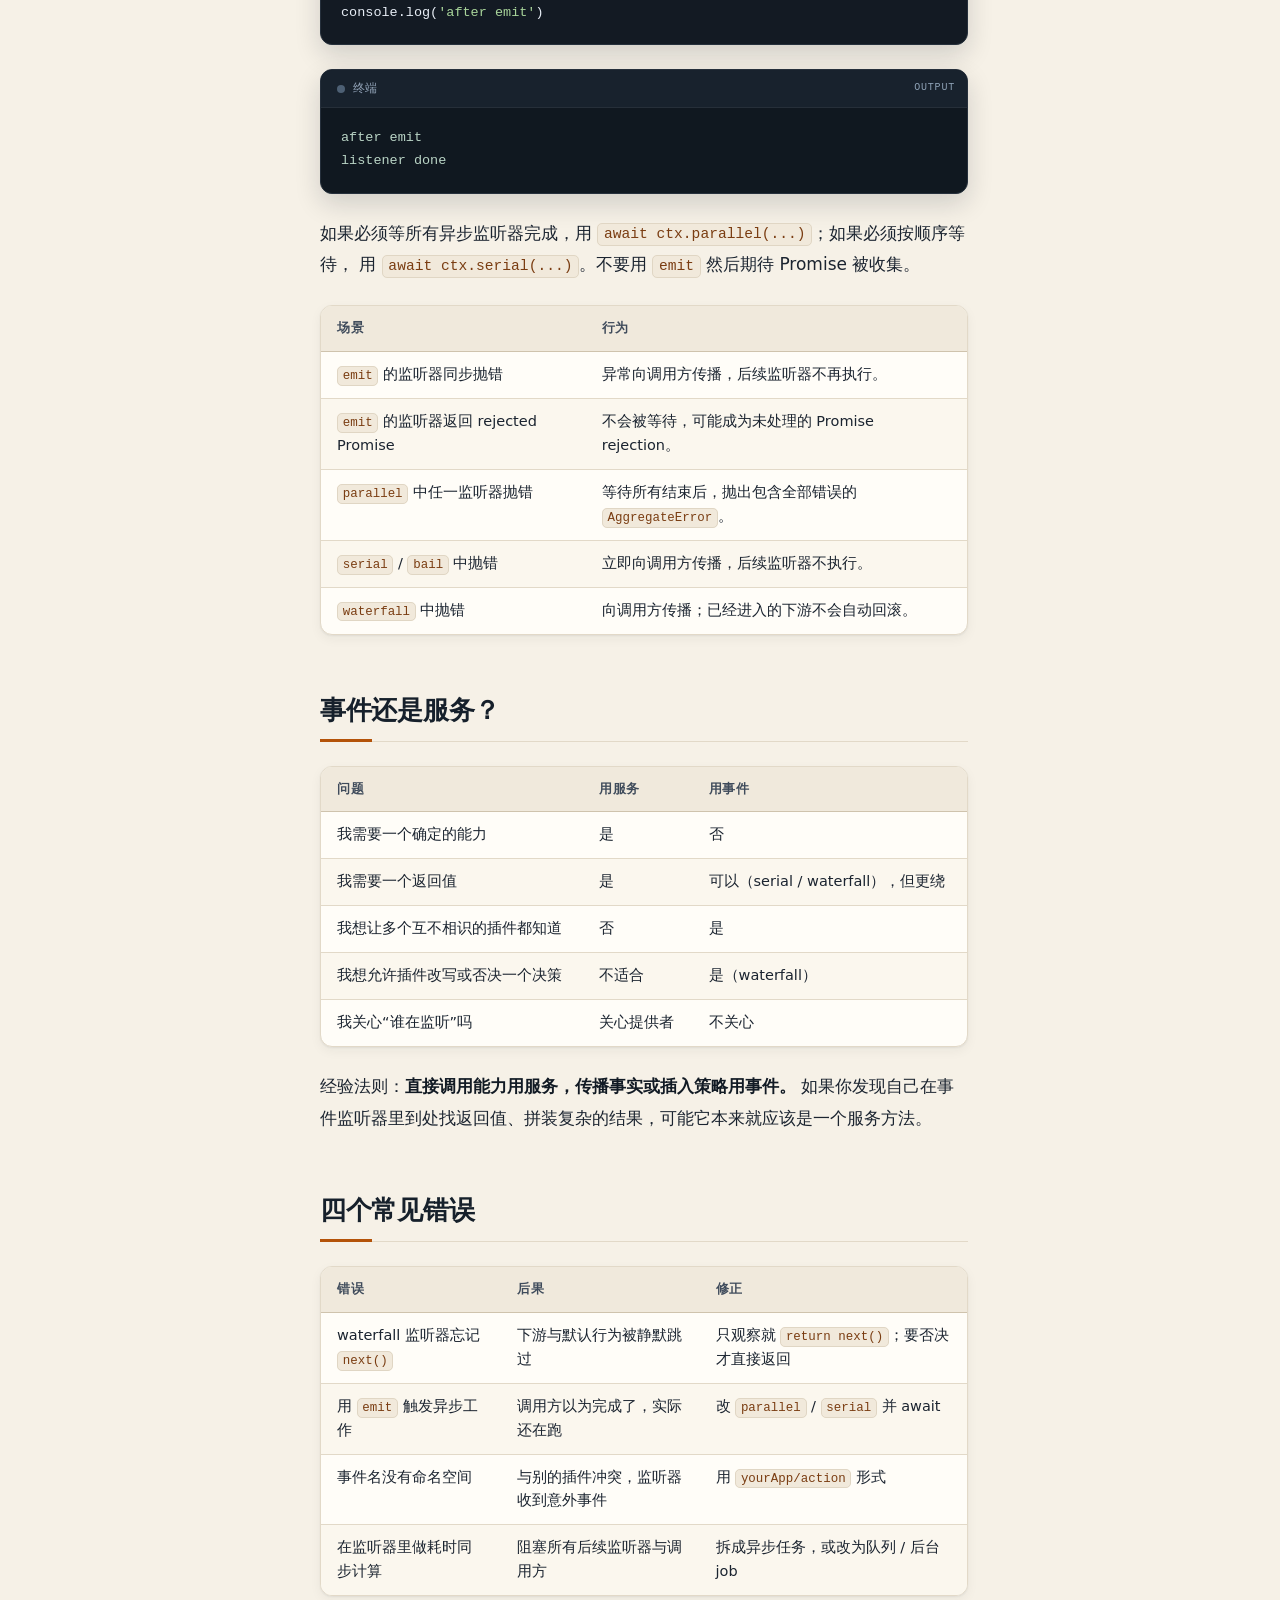
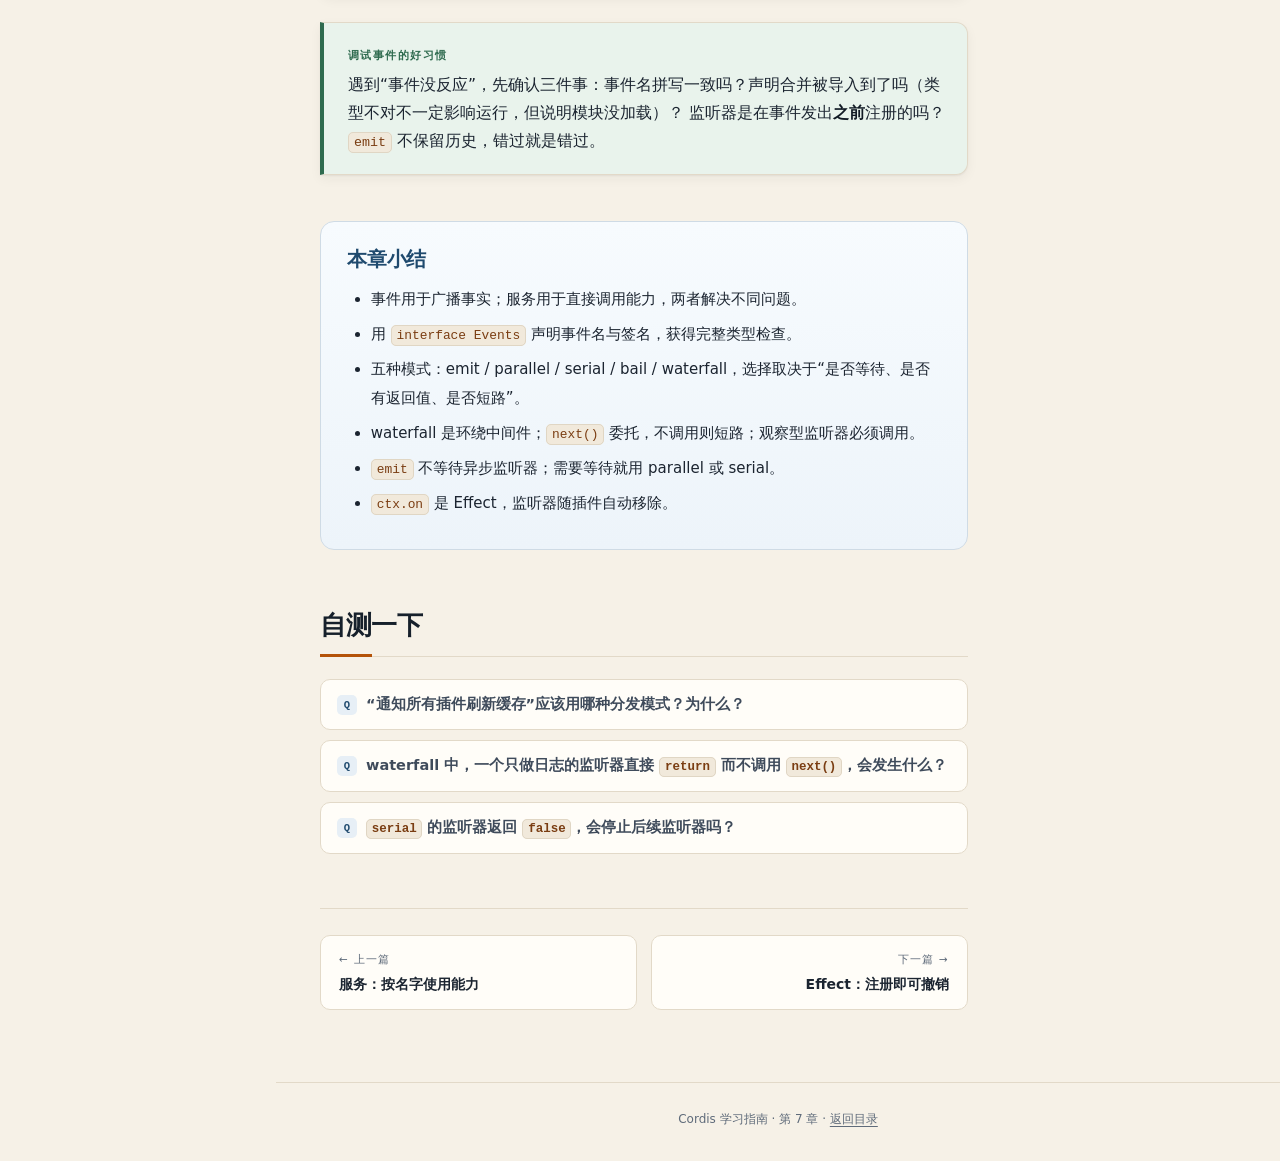
<file: cordis学习指南/07-events.html>
<!doctype html>
<html lang="zh-CN">
<head>
  <meta charset="utf-8">
  <meta name="viewport" content="width=device-width, initial-scale=1">
  <title>第 7 章 · 事件：互不相识也能协作 — Cordis 学习指南</title>
  <meta name="description" content="Cordis 类型化事件、五种分发模式、waterfall 中间件、监听器选项与常见错误。">
  <link rel="stylesheet" href="assets/style.css">
</head>
<body data-page="07">
  <div class="reading-progress" id="reading-progress"></div>
  <a class="skip-link" href="#main">跳到正文</a>

  <aside class="sidebar" id="sidebar">
    <a class="brand" href="index.html">
      <span class="brand-mark" aria-hidden="true">C</span>
      <span class="brand-text">
        <span class="brand-title">Cordis 学习指南</span>
        <span class="brand-sub">ZERO TO PLUGIN TREE</span>
      </span>
    </a>
    <nav class="nav" id="site-nav" aria-label="课程目录"></nav>
    <div class="sidebar-foot">
      <strong>第二篇 · 核心概念</strong><br>
      第 7 / 12 章<br>
      约 30 分钟
    </div>
  </aside>
  <div class="sidebar-backdrop" id="sidebar-backdrop"></div>

  <div class="shell">
    <header class="topbar">
      <button class="menu-btn" id="menu-btn" type="button" aria-label="打开课程目录" aria-expanded="false" aria-controls="sidebar">☰</button>
      <a class="topbar-brand" href="index.html">Cordis 学习指南</a>
      <div class="topbar-meta">
        <span class="chapter-indicator" id="chapter-indicator">第 7 / 12 章</span>
        <a href="index.html#outline">课程地图</a>
      </div>
    </header>

    <div class="content-wrap">
      <main id="main" class="prose">
        <header class="chapter-head">
          <div class="kicker">
            <span>第二篇 · 核心概念</span><span class="dot"></span>
            <span class="kicker-muted">第 07 章</span>
          </div>
          <h1>事件：互不相识也能协作</h1>
          <p class="lead">
            服务适合“我需要调用一个能力”，事件适合“发生了一件事，关心的人自己来处理”。
            前者是点对点，后者是广播。Cordis 在广播之上又加了顺序、并发、短路和中间件，
            让事件不只是“通知”，还能表达策略。
          </p>
          <div class="meta-row">
            <span class="chip"><strong>难度</strong> 入门</span>
            <span class="chip"><strong>阅读</strong> 约 30 分钟</span>
            <span class="chip"><strong>前置</strong> 第 6 章</span>
            <span class="chip"><strong>关键词</strong> 分发模式 · waterfall · 短路</span>
          </div>
        </header>

        <div class="learn-box">
          <span class="label">本章你将学会</span>
          <ul>
            <li>用声明合并定义类型安全的事件；</li>
            <li>区分 emit、parallel、serial、bail、waterfall 五种分发模式；</li>
            <li>写出正确的 waterfall 中间件，知道什么时候必须调用 <code>next()</code>；</li>
            <li>避免“异步监听器没被等待”和“忘记 next 吞掉下游”这两个大坑。</li>
          </ul>
        </div>

        <h2 id="why">为什么需要事件</h2>
        <p>
          假设每次新增待办，都要更新统计。最直接的做法是在新增逻辑里调用统计服务：
        </p>

        <div class="code-card">
          <div class="code-head"><span class="code-file">没有事件</span><span class="code-lang">ts</span></div>
          <pre><code class="language-ts">async function addTodo(title: string) {
  const todo = await store.add(title)
  await stats.record('todo_added')   // 新增逻辑必须知道统计器
  await notifier.push('new todo')    // 还要知道通知器
  return todo
}</code></pre>
        </div>

        <p>
          每多一个“关心新增”的功能，<code>addTodo</code> 就要多一行。它从业务函数变成了“所有副作用的调度中心”，
          而且每加一个功能都要改它、重新测试它。
        </p>
        <p>用事件改写后，新增逻辑只负责“宣布这件事发生了”：</p>

        <div class="code-card">
          <div class="code-head"><span class="code-file">有事件</span><span class="code-lang">ts</span></div>
          <pre><code class="language-ts">async function addTodo(title: string) {
  const todo = await store.add(title)
  ctx.emit('todo/added', todo)       // 谁关心，谁自己来听
  return todo
}</code></pre>
        </div>

        <p>
          统计器、通知器、审计日志各自订阅 <code>todo/added</code>，新增逻辑不需要认识它们。
          这就是<strong>发布 / 订阅</strong>：生产者只负责发布，消费者只负责订阅，双方通过事件名相遇。
        </p>

        <h2 id="declare">声明一个事件</h2>
        <p>
          Cordis 的事件是类型化的。和给 <code>Context</code> 加服务一样，用声明合并给 <code>Events</code> 接口加成员：
        </p>

        <div class="code-card">
          <div class="code-head"><span class="code-file">events.d.ts（或任意被导入的 .ts）</span><span class="code-lang">ts</span></div>
          <pre><code class="language-ts">declare module '@deepseek-ai/cordis' {
  interface Events {
    'todo/added'(todo: { title: string; done: boolean }): void
    'todo/completed'(todo: { title: string; done: boolean }): void
  }
}</code></pre>
        </div>

        <p>
          成员签名里的参数，就是监听器收到的参数；返回值就是分发方法能拿到的值。事件名只是字符串，
          但声明合并让它获得了完整的类型检查：写错名字、少传参数、用错分发方式，编辑器都会提醒。
        </p>

        <div class="callout info">
          <span class="label">命名约定</span>
          <p>
            推荐使用 <code>命名空间/动作</code> 的形式，例如 <code>todo/added</code>、<code>tools/result</code>、
            <code>approval/request</code>。扁平的事件名空间很容易冲突，前缀能让来源一目了然。
            <code>internal/</code> 开头的事件由框架使用，插件不要占用。
          </p>
        </div>

        <h2 id="emit-on">发送与监听</h2>
        <p>
          下面是一个完整例子：<code>StatsService</code> 在计数变化时发出事件，根上下文上的监听器负责打印。
        </p>

        <div class="code-card">
          <div class="code-head"><span class="code-file">stats.ts</span><span class="code-lang">ts</span></div>
          <pre><code class="language-ts">import { Context, Service } from '@deepseek-ai/cordis'

declare module '@deepseek-ai/cordis' {
  interface Context {
    stats: StatsService
  }
  interface Events {
    'stats/report'(name: string, count: number): void
  }
}

class StatsService extends Service {
  private counts = new Map&lt;string, number&gt;()

  constructor(ctx: Context) {
    super(ctx, 'stats')
  }

  bump(name: string) {
    const next = (this.counts.get(name) ?? 0) + 1
    this.counts.set(name, next)
    this.ctx.emit('stats/report', name, next)
  }
}

const root = new Context()
await root.plugin(StatsService)

root.on('stats/report', (name, count) =&gt; {
  console.log(`[stats] ${name} -&gt; ${count}`)
})

root.stats.bump('tool_call')
root.stats.bump('tool_call')
root.stats.bump('prompt')</code></pre>
        </div>

        <div class="code-card output">
          <div class="code-head"><span class="code-file">终端</span><span class="code-lang">output</span></div>
          <pre><code>[stats] tool_call -&gt; 1
[stats] tool_call -&gt; 2
[stats] prompt -&gt; 1</code></pre>
        </div>

        <p>
          <code>ctx.on()</code> 返回一个移除监听器的函数，同时它本身也是一个 Effect：所属 Fiber 卸载时，
          监听器自动移除，不需要手动 <code>removeListener</code>。如果只想监听一次，用 <code>ctx.once()</code>。
        </p>

        <h2 id="modes">五种分发模式</h2>
        <p>
          同一个事件，可以用五种方式分发。选哪一种不是风格问题，而是<strong>事件契约的一部分</strong>：
          监听器能不能返回值、能不能并发、能不能短路，都由它决定。
        </p>

        <div class="table-wrap">
          <table>
            <thead>
              <tr><th>模式</th><th>调用</th><th>是否等待</th><th>顺序 / 返回值</th><th>适合</th></tr>
            </thead>
            <tbody>
              <tr>
                <td><code>emit</code></td>
                <td><code>ctx.emit(name, ...args)</code></td>
                <td>否</td>
                <td>按注册顺序同步调用；忽略返回值与 Promise。</td>
                <td>纯通知：日志、统计、刷新 UI。</td>
              </tr>
              <tr>
                <td><code>parallel</code></td>
                <td><code>await ctx.parallel(...)</code></td>
                <td>是</td>
                <td>全部并发；等所有监听器结束；任一出错抛 <code>AggregateError</code>。</td>
                <td>多个独立的异步副作用，需要全部完成。</td>
              </tr>
              <tr>
                <td><code>serial</code></td>
                <td><code>await ctx.serial(...)</code></td>
                <td>是</td>
                <td>按顺序逐个等待；第一个“命中值”停止并返回。</td>
                <td>优先级链：前面的处理者可以先接管。</td>
              </tr>
              <tr>
                <td><code>bail</code></td>
                <td><code>ctx.bail(...)</code></td>
                <td>否</td>
                <td>同步版 serial；第一个命中值停止并返回。</td>
                <td>同步的“谁能处理就谁处理”。</td>
              </tr>
              <tr>
                <td><code>waterfall</code></td>
                <td><code>ctx.waterfall(name, ...args, next)</code></td>
                <td>否（由调用方 await）</td>
                <td>环绕中间件：调用 <code>next()</code> 委托，返回值可被逐层包装；不调用则短路。</td>
                <td>拦截、改写、否决一个决策。</td>
              </tr>
            </tbody>
          </table>
        </div>

        <p>
          “命中值”的定义是：<strong>不是 <code>null</code>、不是 <code>false</code>、也不是 <code>undefined</code></strong>。
          注意 <code>0</code> 和空字符串 <code>''</code> 都算命中；如果你需要表达“未处理”，请返回
          <code>null</code> 或 <code>undefined</code>，不要返回 <code>false</code> 然后期待它继续。
        </p>

        <h3>选择哪一种？</h3>
        <ul>
          <li>只是“通知一下”，没人需要回值 → <code>emit</code>；</li>
          <li>多个异步副作用都要完成，缺一不可 → <code>parallel</code>；</li>
          <li>按优先级依次询问，先能处理的赢 → <code>serial</code>（异步）或 <code>bail</code>（同步）；</li>
          <li>需要“包住”一个决策，改写输入/输出，或者直接否决 → <code>waterfall</code>。</li>
        </ul>

        <h2 id="waterfall">waterfall：洋葱一样的中间件</h2>
        <p>
          waterfall 是 Cordis 最强大、也最容易用错的模式。每个监听器收到原始参数和一个 <code>next()</code>：
          调用 <code>next()</code> 会把控制权交给下一个监听器，最后是<strong>调用方传入的默认逻辑</strong>
          （也就是 <code>ctx.waterfall</code> 的最后一个参数）；不调用就直接返回，则表示“我接管了，后面的不用执行”。
        </p>

        <div class="diagram">
          <div class="onion">
            <div class="onion-row">
              <span class="onion-box deep">listener 1</span>
              <span class="onion-note">→ 调用 next() →</span>
              <span class="onion-box">listener 2</span>
              <span class="onion-note">→ 调用 next() →</span>
              <span class="onion-box">默认行为</span>
            </div>
            <div class="onion-row">
              <span class="onion-note">← 包装返回值 ←</span>
              <span class="onion-box deep">listener 1</span>
              <span class="onion-note">← 包装返回值 ←</span>
              <span class="onion-box">listener 2</span>
              <span class="onion-note">← 返回结果</span>
              <span class="onion-box">默认行为</span>
            </div>
          </div>
          <figcaption>图 7-1　请求向内传递，结果向外包装；任何一层不调用 next()，内层都不会执行。</figcaption>
        </div>

        <div class="code-card">
          <div class="code-head"><span class="code-file">waterfall.ts</span><span class="code-lang">ts</span></div>
          <pre><code class="language-ts">import { Context } from '@deepseek-ai/cordis'

declare module '@deepseek-ai/cordis' {
  interface Events {
    'demo/transform'(input: string, next: () =&gt; Promise&lt;string&gt;): Promise&lt;string&gt;
  }
}

const root = new Context()

// 监听器 1：包装下游结果
root.on('demo/transform', async (input, next) =&gt; {
  const downstream = await next()
  return downstream.toUpperCase()
})

// 监听器 2：拥有决定权时短路
root.on('demo/transform', async (input, next) =&gt; {
  if (input.includes('blocked')) return '** blocked **'
  return next()
})

console.log(await root.waterfall('demo/transform', 'hello', async () =&gt; 'hello'))
console.log(await root.waterfall('demo/transform', 'blocked words', async () =&gt; 'blocked words'))</code></pre>
        </div>

        <div class="code-card output">
          <div class="code-head"><span class="code-file">终端</span><span class="code-lang">output</span></div>
          <pre><code>HELLO
** BLOCKED **</code></pre>
        </div>

        <p>第二行为什么是大写？把调用过程拆开看：</p>
        <ol>
          <li>监听器 1 先运行，调用 <code>next()</code>，进入监听器 2；</li>
          <li>监听器 2 看到 <code>blocked</code>，直接返回，<strong>没有</strong>调用 <code>next()</code>；</li>
          <li>于是最内层的默认函数没有执行，返回的是 <code>'** blocked **'</code>；</li>
          <li>监听器 1 拿到这个返回值，执行 <code>toUpperCase()</code>，变成 <code>'** BLOCKED **'</code>。</li>
        </ol>

        <div class="callout danger">
          <span class="label">最重要的一条纪律</span>
          <p>
            <strong>只观察、只记录、只标注的 waterfall 监听器，必须调用 <code>next()</code>。</strong>
            如果忘了，它会静默吞掉所有下游行为——没有报错，没有日志，默认逻辑就是不执行。
            这是 Cordis 项目里最隐蔽的 bug 之一。
          </p>
        </div>

        <h3>prepend：插到最前面</h3>
        <p>
          默认按注册顺序，先注册的在外层。如果你必须在所有普通监听器之前运行（例如强制审计、安全策略），
          可以用 <code>prepend</code>：
        </p>

        <div class="code-card">
          <div class="code-head"><span class="code-file">prepend.ts</span><span class="code-lang">ts</span></div>
          <pre><code class="language-ts">root.on('demo/transform', async (input, next) =&gt; {
  console.log('always first')
  return next()
}, { prepend: true })

// 简写：root.on(name, listener, true)</code></pre>
        </div>

        <p>
          不要习惯性地加 <code>prepend</code>。它会让你的监听器绕过正常的注册顺序，多个插件都这么做时，
          顺序会变得难以推理。只有“必须早于所有人”的语义才值得使用。
        </p>

        <h2 id="async">异步与错误</h2>
        <p>
          这是第二个大坑：<code>emit</code> <strong>不会等待</strong>监听器返回的 Promise。
          下面这段代码看起来会依次打印，实际上 <code>after</code> 很可能先出现：
        </p>

        <div class="code-card">
          <div class="code-head"><span class="code-file">emit-async.ts</span><span class="code-lang">ts</span></div>
          <pre><code class="language-ts">declare module '@deepseek-ai/cordis' {
  interface Events {
    'demo/async'(): void
  }
}

root.on('demo/async', async () =&gt; {
  await new Promise(resolve =&gt; setTimeout(resolve, 100))
  console.log('listener done')
})

root.emit('demo/async')
console.log('after emit')</code></pre>
        </div>

        <div class="code-card output">
          <div class="code-head"><span class="code-file">终端</span><span class="code-lang">output</span></div>
          <pre><code>after emit
listener done</code></pre>
        </div>

        <p>
          如果必须等所有异步监听器完成，用 <code>await ctx.parallel(...)</code>；如果必须按顺序等待，
          用 <code>await ctx.serial(...)</code>。不要用 <code>emit</code> 然后期待 Promise 被收集。
        </p>

        <div class="table-wrap">
          <table>
            <thead>
              <tr><th>场景</th><th>行为</th></tr>
            </thead>
            <tbody>
              <tr><td><code>emit</code> 的监听器同步抛错</td><td>异常向调用方传播，后续监听器不再执行。</td></tr>
              <tr><td><code>emit</code> 的监听器返回 rejected Promise</td><td>不会被等待，可能成为未处理的 Promise rejection。</td></tr>
              <tr><td><code>parallel</code> 中任一监听器抛错</td><td>等待所有结束后，抛出包含全部错误的 <code>AggregateError</code>。</td></tr>
              <tr><td><code>serial</code> / <code>bail</code> 中抛错</td><td>立即向调用方传播，后续监听器不执行。</td></tr>
              <tr><td><code>waterfall</code> 中抛错</td><td>向调用方传播；已经进入的下游不会自动回滚。</td></tr>
            </tbody>
          </table>
        </div>

        <h2 id="service-vs-event">事件还是服务？</h2>
        <div class="table-wrap">
          <table>
            <thead>
              <tr><th>问题</th><th>用服务</th><th>用事件</th></tr>
            </thead>
            <tbody>
              <tr><td>我需要一个确定的能力</td><td>是</td><td>否</td></tr>
              <tr><td>我需要一个返回值</td><td>是</td><td>可以（serial / waterfall），但更绕</td></tr>
              <tr><td>我想让多个互不相识的插件都知道</td><td>否</td><td>是</td></tr>
              <tr><td>我想允许插件改写或否决一个决策</td><td>不适合</td><td>是（waterfall）</td></tr>
              <tr><td>我关心“谁在监听”吗</td><td>关心提供者</td><td>不关心</td></tr>
            </tbody>
          </table>
        </div>

        <p>
          经验法则：<strong>直接调用能力用服务，传播事实或插入策略用事件。</strong>
          如果你发现自己在事件监听器里到处找返回值、拼装复杂的结果，可能它本来就应该是一个服务方法。
        </p>

        <h2 id="mistakes">四个常见错误</h2>
        <div class="table-wrap">
          <table>
            <thead>
              <tr><th>错误</th><th>后果</th><th>修正</th></tr>
            </thead>
            <tbody>
              <tr>
                <td>waterfall 监听器忘记 <code>next()</code></td>
                <td>下游与默认行为被静默跳过</td>
                <td>只观察就 <code>return next()</code>；要否决才直接返回</td>
              </tr>
              <tr>
                <td>用 <code>emit</code> 触发异步工作</td>
                <td>调用方以为完成了，实际还在跑</td>
                <td>改 <code>parallel</code> / <code>serial</code> 并 await</td>
              </tr>
              <tr>
                <td>事件名没有命名空间</td>
                <td>与别的插件冲突，监听器收到意外事件</td>
                <td>用 <code>yourApp/action</code> 形式</td>
              </tr>
              <tr>
                <td>在监听器里做耗时同步计算</td>
                <td>阻塞所有后续监听器与调用方</td>
                <td>拆成异步任务，或改为队列 / 后台 job</td>
              </tr>
            </tbody>
          </table>
        </div>

        <div class="callout tip">
          <span class="label">调试事件的好习惯</span>
          <p>
            遇到“事件没反应”，先确认三件事：事件名拼写一致吗？声明合并被导入到了吗（类型不对不一定影响运行，但说明模块没加载）？
            监听器是在事件发出<strong>之前</strong>注册的吗？<code>emit</code> 不保留历史，错过就是错过。
          </p>
        </div>

        <div class="summary">
          <h2>本章小结</h2>
          <ul>
            <li>事件用于广播事实；服务用于直接调用能力，两者解决不同问题。</li>
            <li>用 <code>interface Events</code> 声明事件名与签名，获得完整类型检查。</li>
            <li>五种模式：emit / parallel / serial / bail / waterfall，选择取决于“是否等待、是否有返回值、是否短路”。</li>
            <li>waterfall 是环绕中间件；<code>next()</code> 委托，不调用则短路；观察型监听器必须调用。</li>
            <li><code>emit</code> 不等待异步监听器；需要等待就用 parallel 或 serial。</li>
            <li><code>ctx.on</code> 是 Effect，监听器随插件自动移除。</li>
          </ul>
        </div>

        <h2 id="quiz">自测一下</h2>
        <div class="quiz">
          <details>
            <summary>“通知所有插件刷新缓存”应该用哪种分发模式？为什么？</summary>
            <div class="answer">
              <p>
                如果刷新是异步的、且需要等全部完成，用 <code>parallel</code>；如果只是发个通知、不关心完成时间，用 <code>emit</code>。
                关键是明确“调用方是否需要等待”。用 <code>emit</code> 触发异步刷新，会让调用方误以为缓存已经更新。
              </p>
            </div>
          </details>
          <details>
            <summary>waterfall 中，一个只做日志的监听器直接 <code>return</code> 而不调用 <code>next()</code>，会发生什么？</summary>
            <div class="answer">
              <p>
                链条在这里短路：后续监听器和最内层的默认行为都不会执行，而且通常没有任何报错。
                这就是“观察型监听器必须调用 <code>next()</code>”的原因。
              </p>
            </div>
          </details>
          <details>
            <summary><code>serial</code> 的监听器返回 <code>false</code>，会停止后续监听器吗？</summary>
            <div class="answer">
              <p>
                不会。<code>false</code>、<code>null</code>、<code>undefined</code> 都被视为“未命中”，会继续执行。
                要短路，请返回一个非 <code>false</code> / 非空的值，例如 <code>true</code>、对象或字符串。
              </p>
            </div>
          </details>
        </div>

        <nav class="pager" id="pager" aria-label="章节翻页"></nav>
      </main>

      <aside class="toc" id="toc" aria-label="本章目录">
        <div class="toc-title">本章目录</div>
        <ol id="toc-list"></ol>
      </aside>
    </div>

    <footer class="site-foot">
      <p>Cordis 学习指南 · 第 7 章 · <a href="index.html">返回目录</a></p>
    </footer>
  </div>

  <script src="assets/app.js"></script>
</body>
</html>
</file>
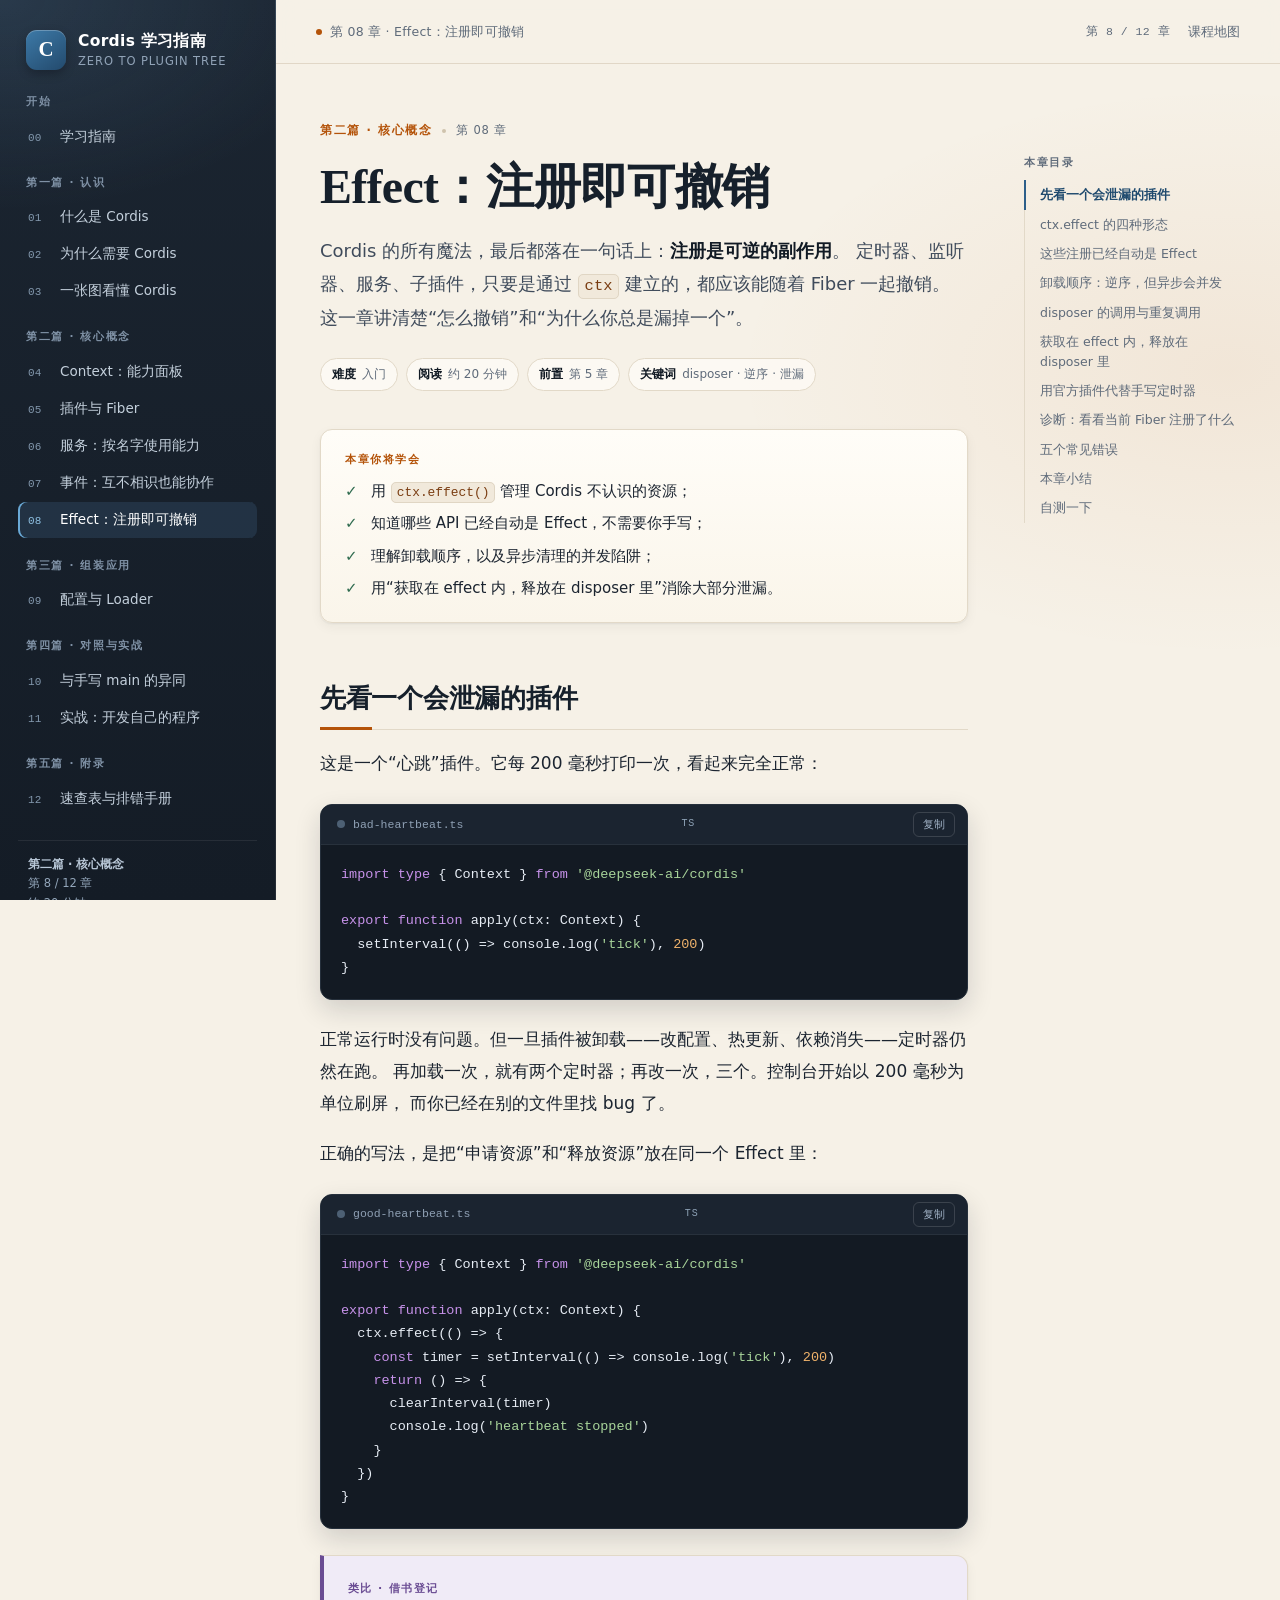
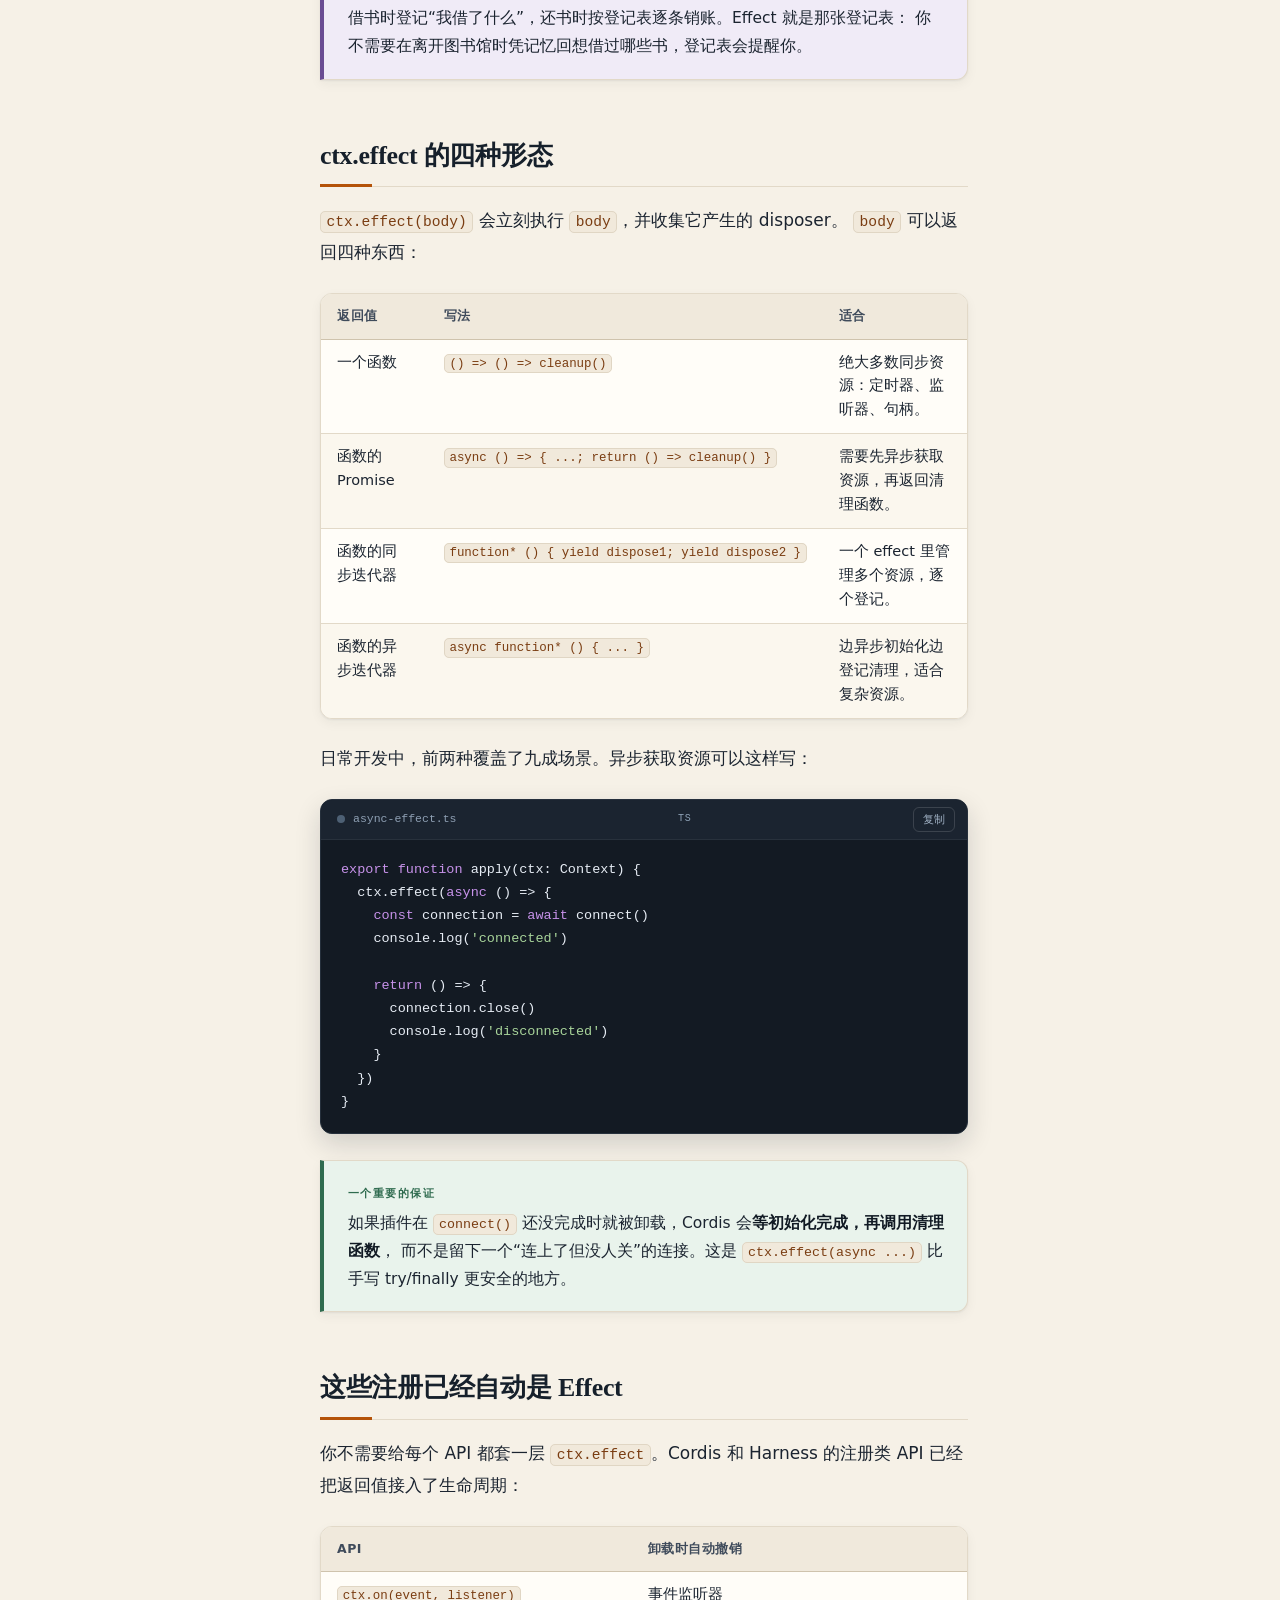
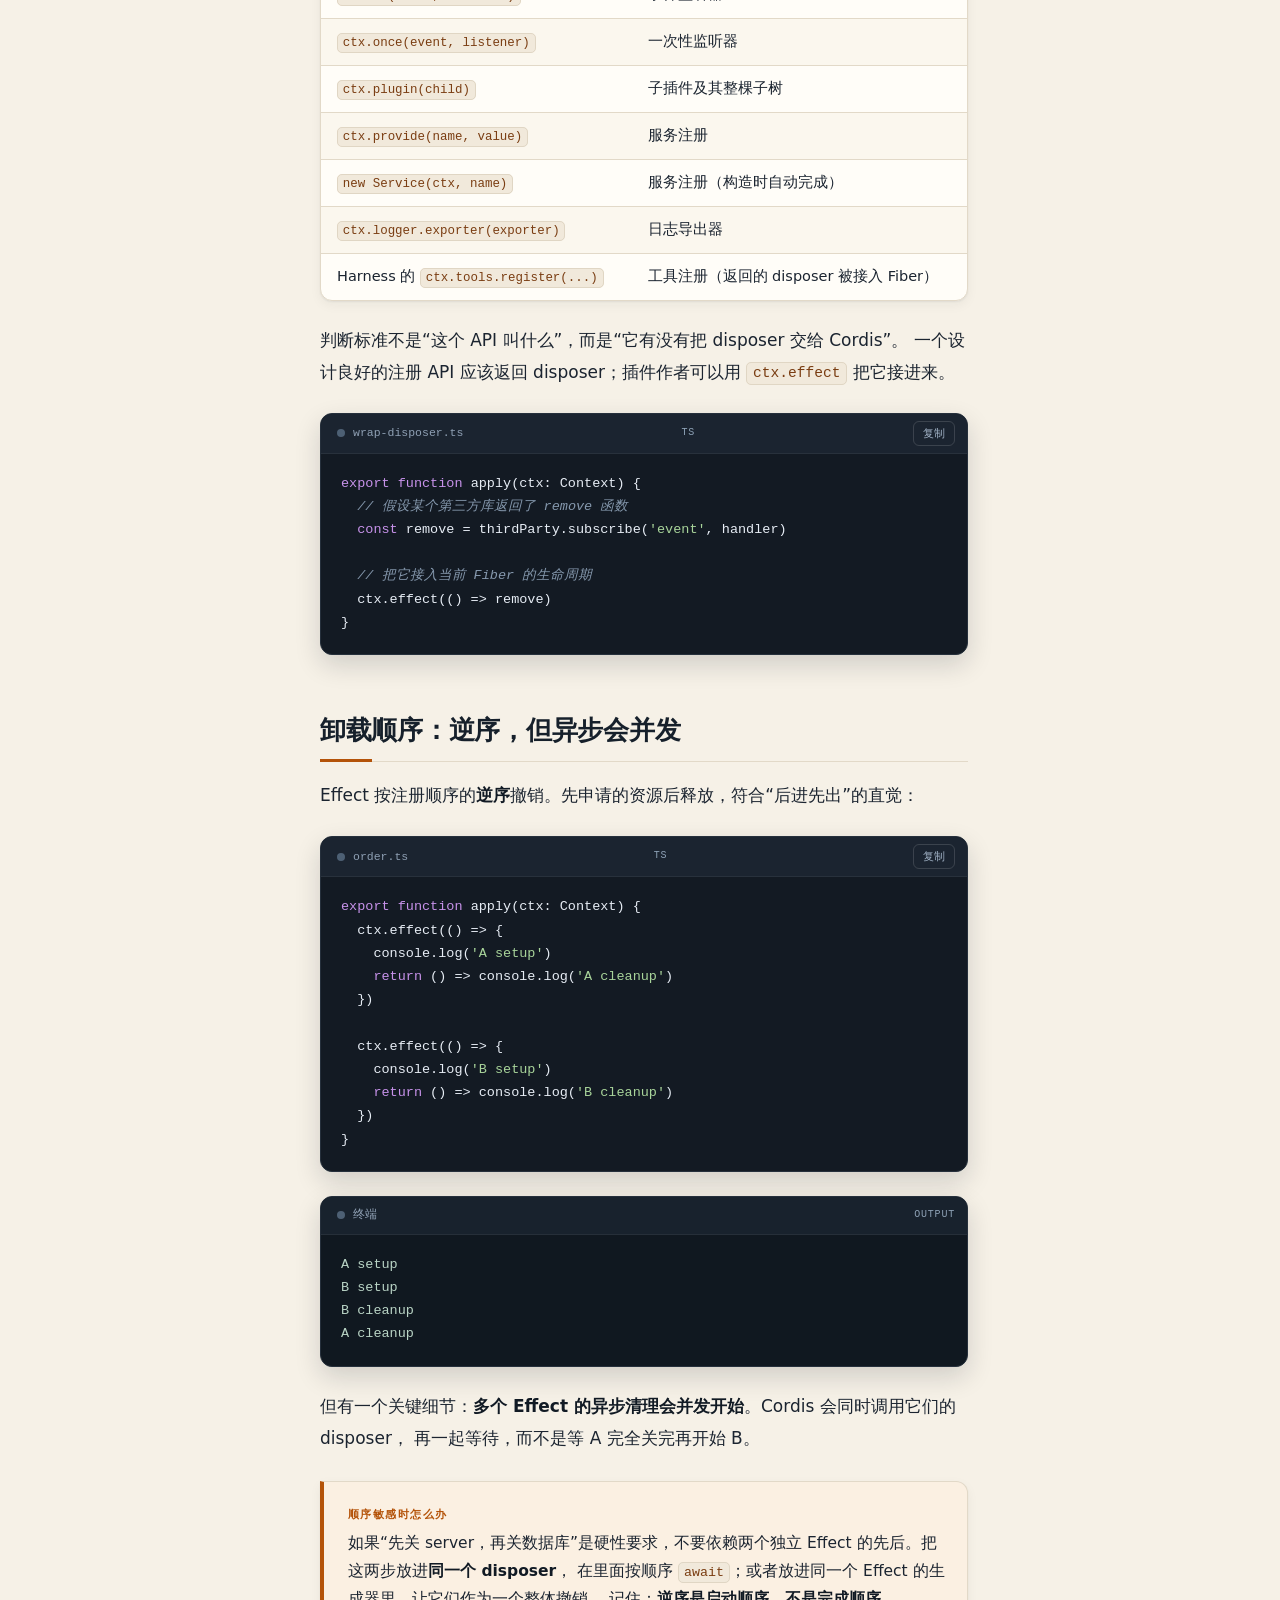
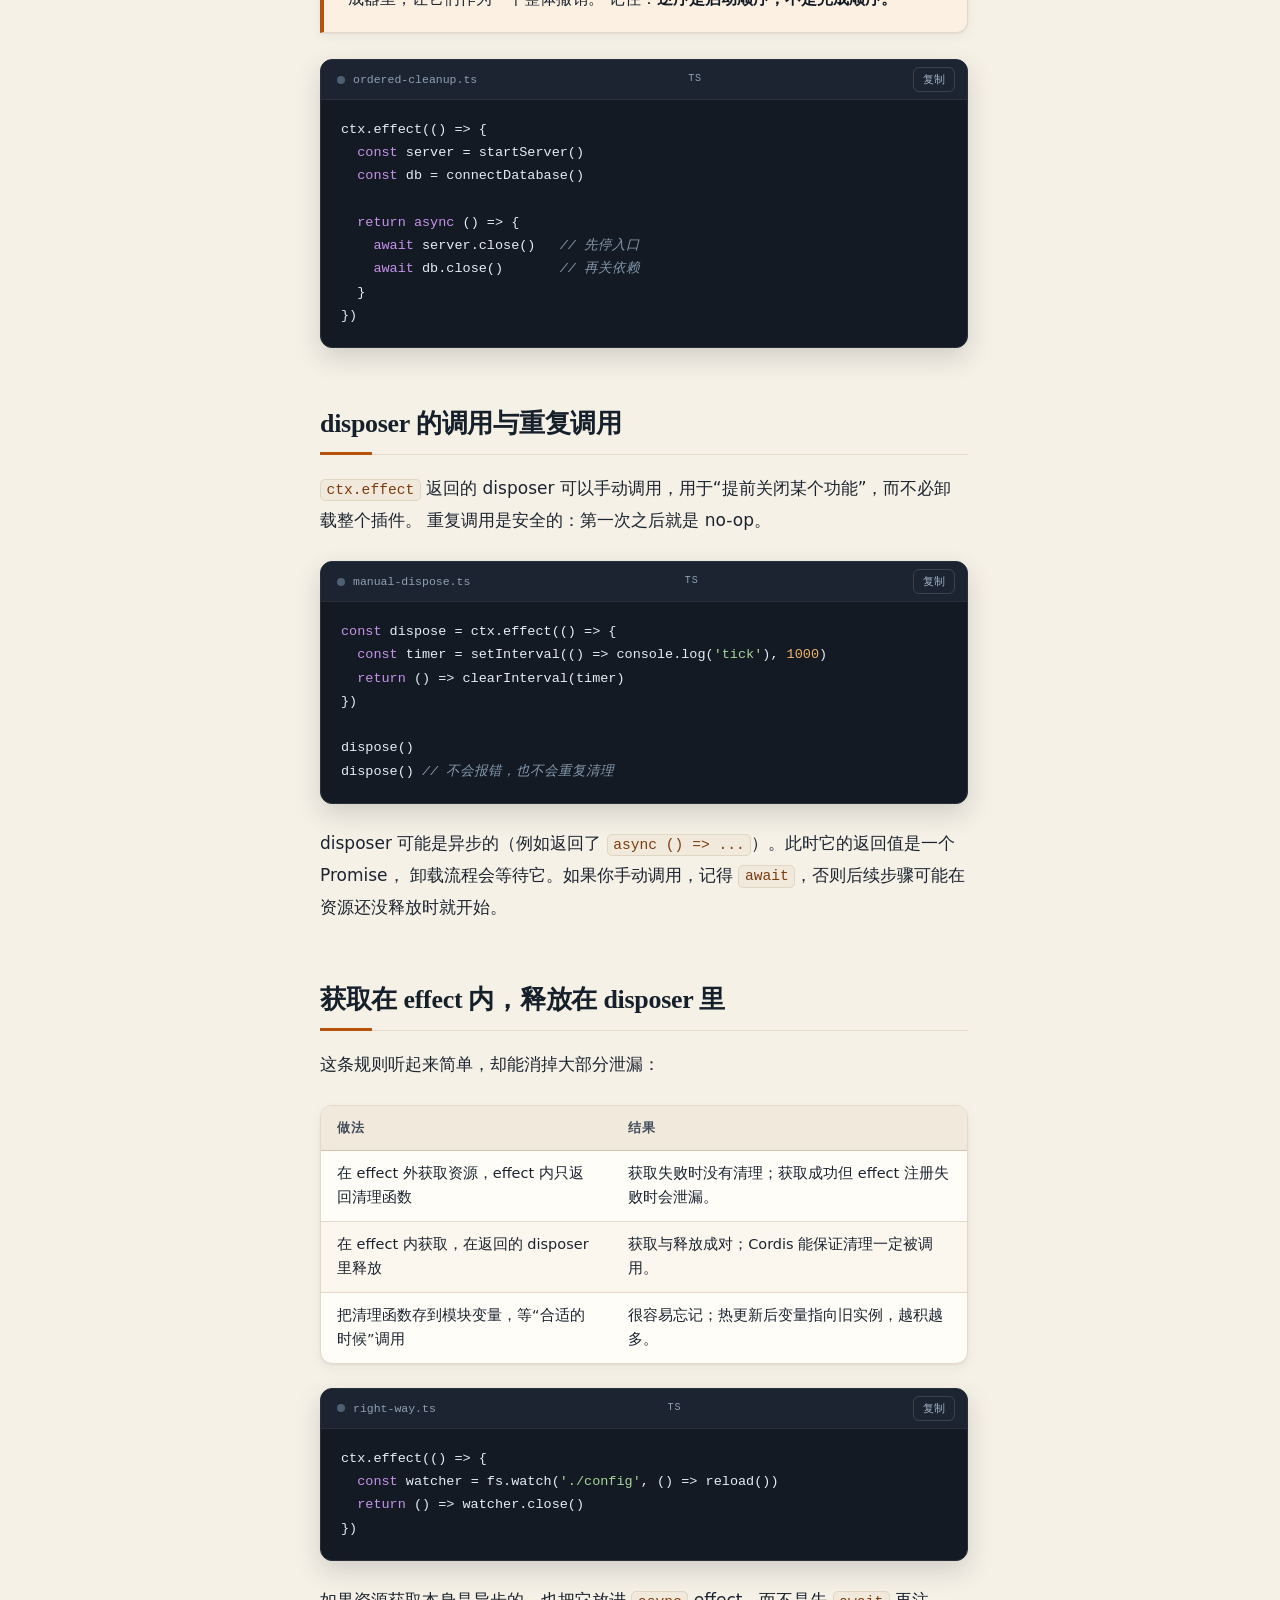
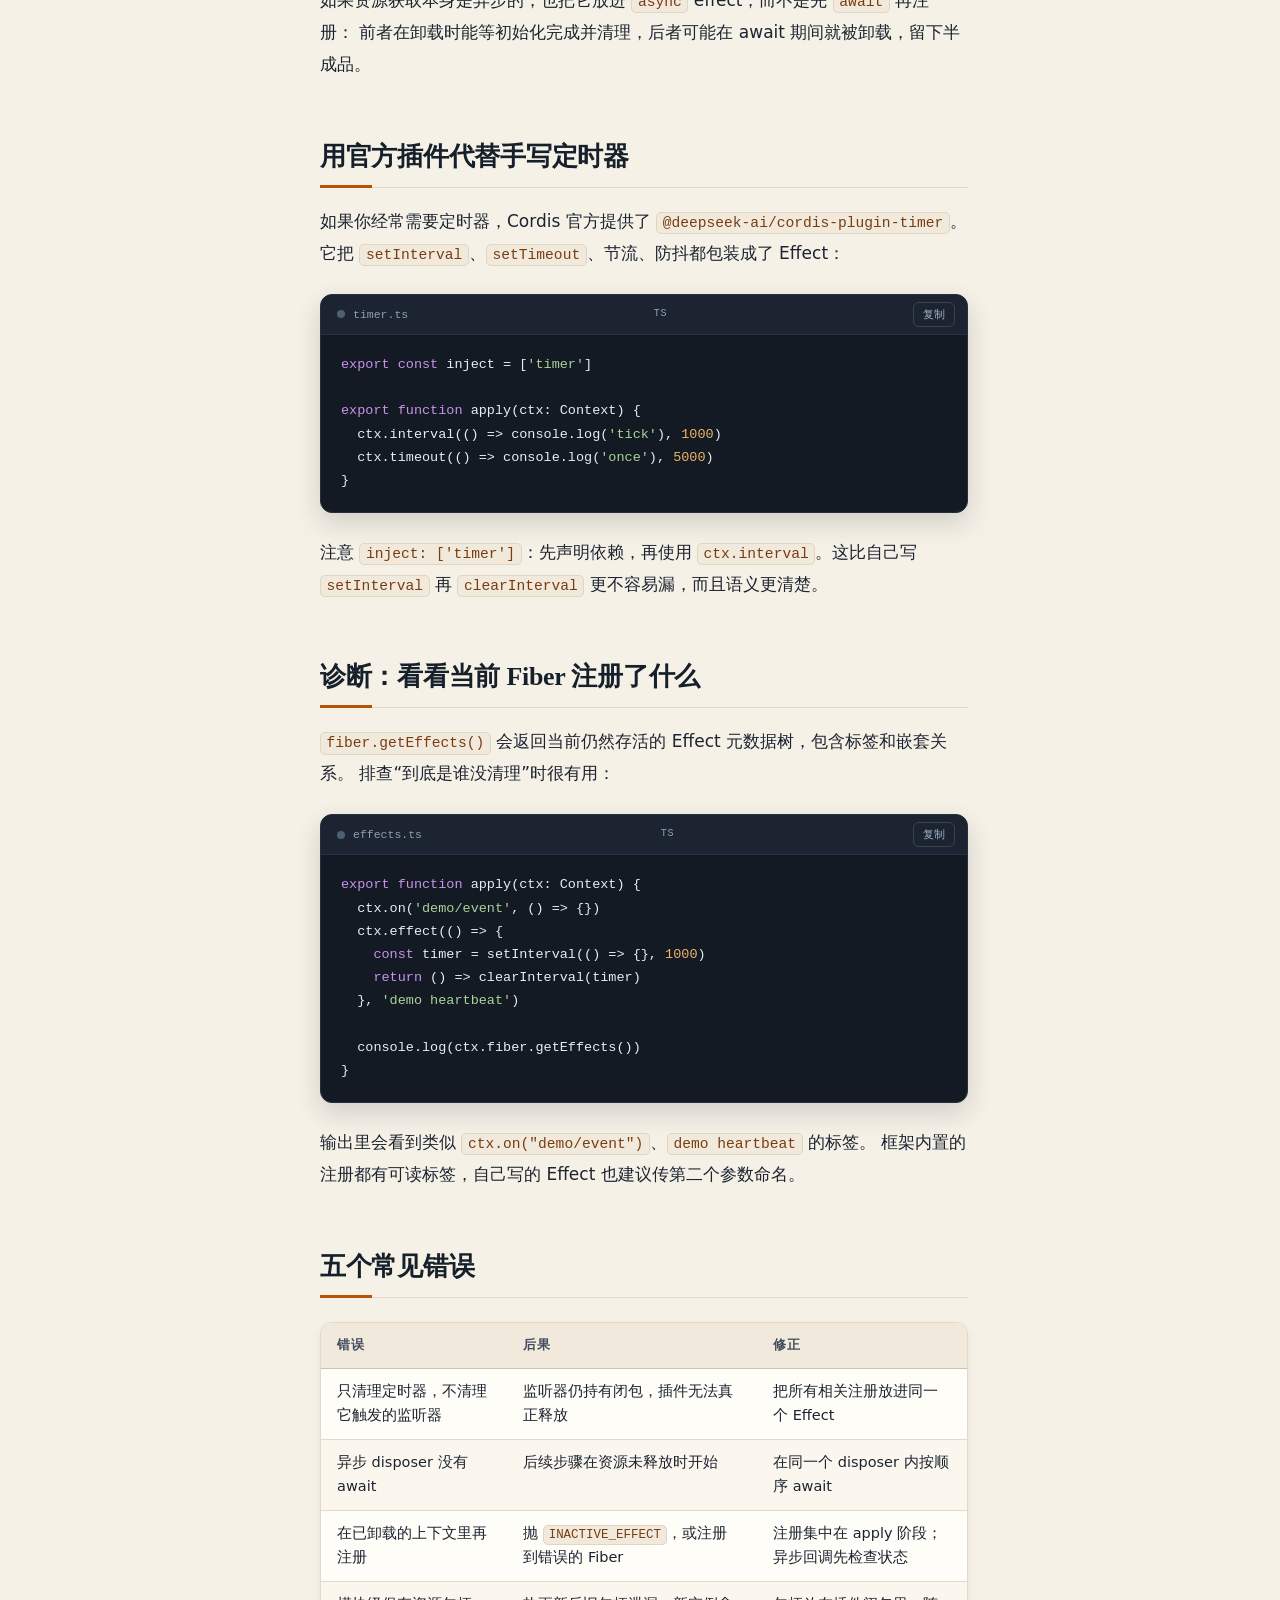
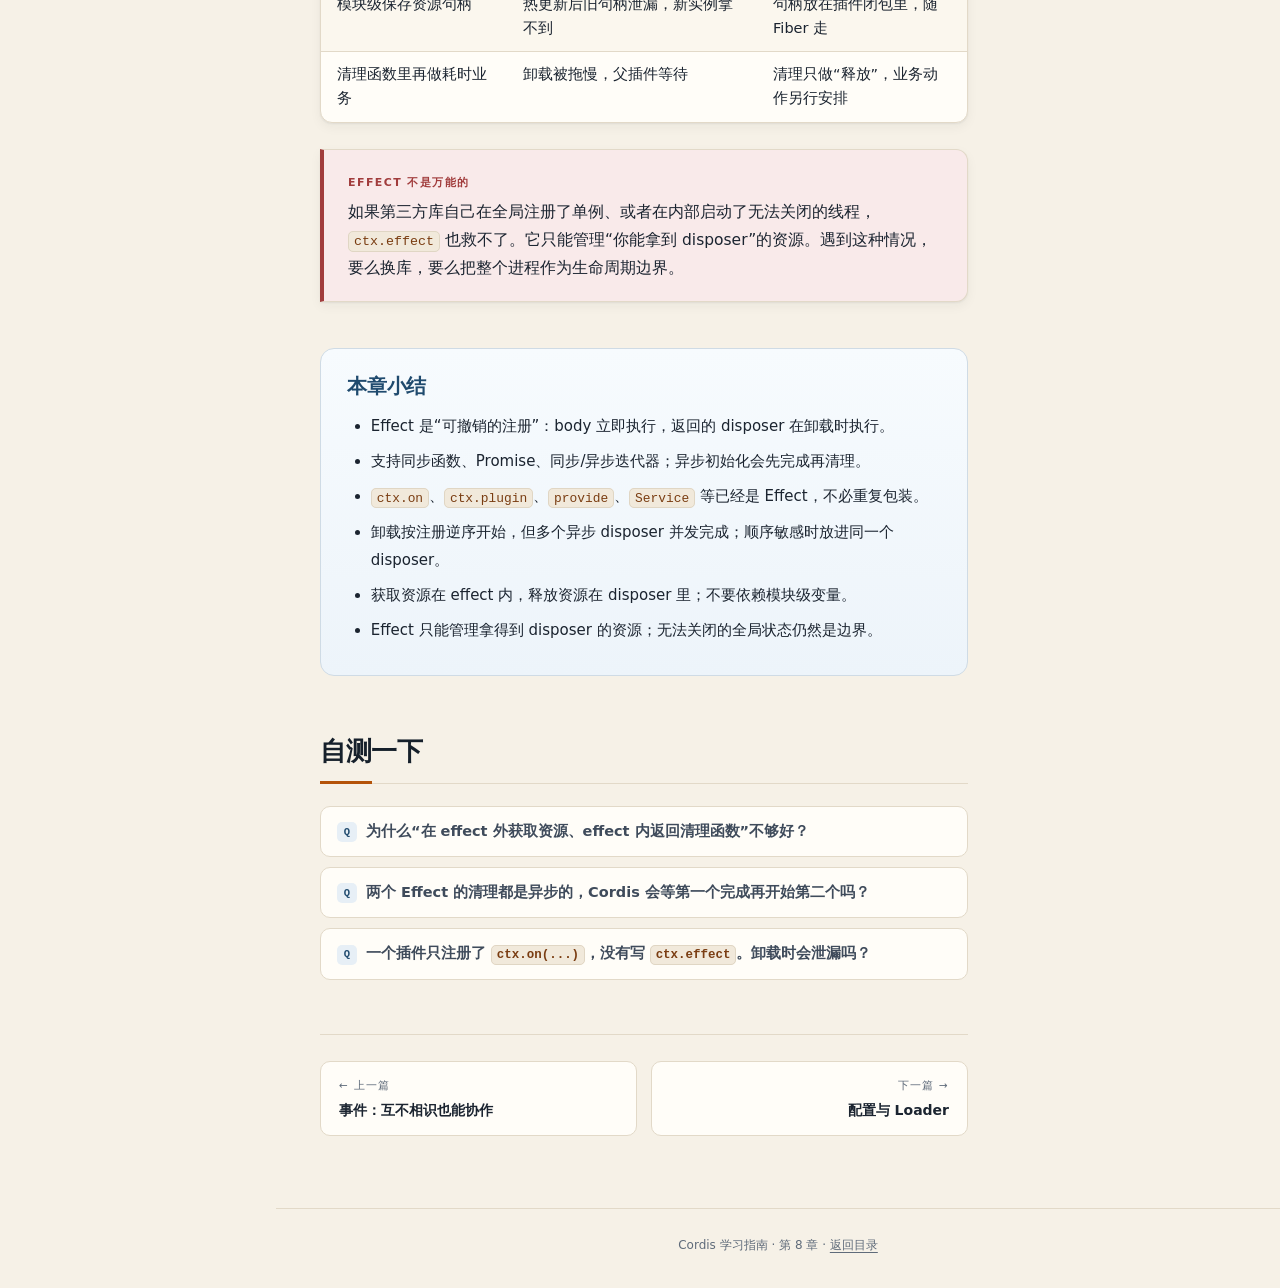
<file: cordis学习指南/08-effect.html>
<!doctype html>
<html lang="zh-CN">
<head>
  <meta charset="utf-8">
  <meta name="viewport" content="width=device-width, initial-scale=1">
  <title>第 8 章 · Effect：注册即可撤销 — Cordis 学习指南</title>
  <meta name="description" content="Cordis 的 Effect 机制：为什么注册要返回 disposer、ctx.effect 的四种形态、卸载顺序、异步清理与常见泄漏。">
  <link rel="stylesheet" href="assets/style.css">
</head>
<body data-page="08">
  <div class="reading-progress" id="reading-progress"></div>
  <a class="skip-link" href="#main">跳到正文</a>

  <aside class="sidebar" id="sidebar">
    <a class="brand" href="index.html">
      <span class="brand-mark" aria-hidden="true">C</span>
      <span class="brand-text">
        <span class="brand-title">Cordis 学习指南</span>
        <span class="brand-sub">ZERO TO PLUGIN TREE</span>
      </span>
    </a>
    <nav class="nav" id="site-nav" aria-label="课程目录"></nav>
    <div class="sidebar-foot">
      <strong>第二篇 · 核心概念</strong><br>
      第 8 / 12 章<br>
      约 20 分钟
    </div>
  </aside>
  <div class="sidebar-backdrop" id="sidebar-backdrop"></div>

  <div class="shell">
    <header class="topbar">
      <button class="menu-btn" id="menu-btn" type="button" aria-label="打开课程目录" aria-expanded="false" aria-controls="sidebar">☰</button>
      <a class="topbar-brand" href="index.html">Cordis 学习指南</a>
      <div class="topbar-meta">
        <span class="chapter-indicator" id="chapter-indicator">第 8 / 12 章</span>
        <a href="index.html#outline">课程地图</a>
      </div>
    </header>

    <div class="content-wrap">
      <main id="main" class="prose">
        <header class="chapter-head">
          <div class="kicker">
            <span>第二篇 · 核心概念</span><span class="dot"></span>
            <span class="kicker-muted">第 08 章</span>
          </div>
          <h1>Effect：注册即可撤销</h1>
          <p class="lead">
            Cordis 的所有魔法，最后都落在一句话上：<strong>注册是可逆的副作用</strong>。
            定时器、监听器、服务、子插件，只要是通过 <code>ctx</code> 建立的，都应该能随着 Fiber 一起撤销。
            这一章讲清楚“怎么撤销”和“为什么你总是漏掉一个”。
          </p>
          <div class="meta-row">
            <span class="chip"><strong>难度</strong> 入门</span>
            <span class="chip"><strong>阅读</strong> 约 20 分钟</span>
            <span class="chip"><strong>前置</strong> 第 5 章</span>
            <span class="chip"><strong>关键词</strong> disposer · 逆序 · 泄漏</span>
          </div>
        </header>

        <div class="learn-box">
          <span class="label">本章你将学会</span>
          <ul>
            <li>用 <code>ctx.effect()</code> 管理 Cordis 不认识的资源；</li>
            <li>知道哪些 API 已经自动是 Effect，不需要你手写；</li>
            <li>理解卸载顺序，以及异步清理的并发陷阱；</li>
            <li>用“获取在 effect 内，释放在 disposer 里”消除大部分泄漏。</li>
          </ul>
        </div>

        <h2 id="leak">先看一个会泄漏的插件</h2>
        <p>
          这是一个“心跳”插件。它每 200 毫秒打印一次，看起来完全正常：
        </p>

        <div class="code-card">
          <div class="code-head"><span class="code-file">bad-heartbeat.ts</span><span class="code-lang">ts</span></div>
          <pre><code class="language-ts">import type { Context } from '@deepseek-ai/cordis'

export function apply(ctx: Context) {
  setInterval(() =&gt; console.log('tick'), 200)
}</code></pre>
        </div>

        <p>
          正常运行时没有问题。但一旦插件被卸载——改配置、热更新、依赖消失——定时器仍然在跑。
          再加载一次，就有两个定时器；再改一次，三个。控制台开始以 200 毫秒为单位刷屏，
          而你已经在别的文件里找 bug 了。
        </p>
        <p>正确的写法，是把“申请资源”和“释放资源”放在同一个 Effect 里：</p>

        <div class="code-card">
          <div class="code-head"><span class="code-file">good-heartbeat.ts</span><span class="code-lang">ts</span></div>
          <pre><code class="language-ts">import type { Context } from '@deepseek-ai/cordis'

export function apply(ctx: Context) {
  ctx.effect(() =&gt; {
    const timer = setInterval(() =&gt; console.log('tick'), 200)
    return () =&gt; {
      clearInterval(timer)
      console.log('heartbeat stopped')
    }
  })
}</code></pre>
        </div>

        <div class="callout analogy">
          <span class="label">类比 · 借书登记</span>
          <p>
            借书时登记“我借了什么”，还书时按登记表逐条销账。Effect 就是那张登记表：
            你不需要在离开图书馆时凭记忆回想借过哪些书，登记表会提醒你。
          </p>
        </div>

        <h2 id="shape">ctx.effect 的四种形态</h2>
        <p>
          <code>ctx.effect(body)</code> 会立刻执行 <code>body</code>，并收集它产生的 disposer。
          <code>body</code> 可以返回四种东西：
        </p>

        <div class="table-wrap">
          <table>
            <thead>
              <tr><th>返回值</th><th>写法</th><th>适合</th></tr>
            </thead>
            <tbody>
              <tr>
                <td>一个函数</td>
                <td><code>() =&gt; () =&gt; cleanup()</code></td>
                <td>绝大多数同步资源：定时器、监听器、句柄。</td>
              </tr>
              <tr>
                <td>函数的 Promise</td>
                <td><code>async () =&gt; { ...; return () =&gt; cleanup() }</code></td>
                <td>需要先异步获取资源，再返回清理函数。</td>
              </tr>
              <tr>
                <td>函数的同步迭代器</td>
                <td><code>function* () { yield dispose1; yield dispose2 }</code></td>
                <td>一个 effect 里管理多个资源，逐个登记。</td>
              </tr>
              <tr>
                <td>函数的异步迭代器</td>
                <td><code>async function* () { ... }</code></td>
                <td>边异步初始化边登记清理，适合复杂资源。</td>
              </tr>
            </tbody>
          </table>
        </div>

        <p>日常开发中，前两种覆盖了九成场景。异步获取资源可以这样写：</p>

        <div class="code-card">
          <div class="code-head"><span class="code-file">async-effect.ts</span><span class="code-lang">ts</span></div>
          <pre><code class="language-ts">export function apply(ctx: Context) {
  ctx.effect(async () =&gt; {
    const connection = await connect()
    console.log('connected')

    return () =&gt; {
      connection.close()
      console.log('disconnected')
    }
  })
}</code></pre>
        </div>

        <div class="callout tip">
          <span class="label">一个重要的保证</span>
          <p>
            如果插件在 <code>connect()</code> 还没完成时就被卸载，Cordis 会<strong>等初始化完成，再调用清理函数</strong>，
            而不是留下一个“连上了但没人关”的连接。这是 <code>ctx.effect(async ...)</code> 比手写 try/finally 更安全的地方。
          </p>
        </div>

        <h2 id="builtin">这些注册已经自动是 Effect</h2>
        <p>
          你不需要给每个 API 都套一层 <code>ctx.effect</code>。Cordis 和 Harness 的注册类 API 已经把返回值接入了生命周期：
        </p>

        <div class="table-wrap">
          <table>
            <thead>
              <tr><th>API</th><th>卸载时自动撤销</th></tr>
            </thead>
            <tbody>
              <tr><td><code>ctx.on(event, listener)</code></td><td>事件监听器</td></tr>
              <tr><td><code>ctx.once(event, listener)</code></td><td>一次性监听器</td></tr>
              <tr><td><code>ctx.plugin(child)</code></td><td>子插件及其整棵子树</td></tr>
              <tr><td><code>ctx.provide(name, value)</code></td><td>服务注册</td></tr>
              <tr><td><code>new Service(ctx, name)</code></td><td>服务注册（构造时自动完成）</td></tr>
              <tr><td><code>ctx.logger.exporter(exporter)</code></td><td>日志导出器</td></tr>
              <tr><td>Harness 的 <code>ctx.tools.register(...)</code></td><td>工具注册（返回的 disposer 被接入 Fiber）</td></tr>
            </tbody>
          </table>
        </div>

        <p>
          判断标准不是“这个 API 叫什么”，而是“它有没有把 disposer 交给 Cordis”。
          一个设计良好的注册 API 应该返回 disposer；插件作者可以用 <code>ctx.effect</code> 把它接进来。
        </p>

        <div class="code-card">
          <div class="code-head"><span class="code-file">wrap-disposer.ts</span><span class="code-lang">ts</span></div>
          <pre><code class="language-ts">export function apply(ctx: Context) {
  // 假设某个第三方库返回了 remove 函数
  const remove = thirdParty.subscribe('event', handler)

  // 把它接入当前 Fiber 的生命周期
  ctx.effect(() =&gt; remove)
}</code></pre>
        </div>

        <h2 id="order">卸载顺序：逆序，但异步会并发</h2>
        <p>
          Effect 按注册顺序的<strong>逆序</strong>撤销。先申请的资源后释放，符合“后进先出”的直觉：
        </p>

        <div class="code-card">
          <div class="code-head"><span class="code-file">order.ts</span><span class="code-lang">ts</span></div>
          <pre><code class="language-ts">export function apply(ctx: Context) {
  ctx.effect(() =&gt; {
    console.log('A setup')
    return () =&gt; console.log('A cleanup')
  })

  ctx.effect(() =&gt; {
    console.log('B setup')
    return () =&gt; console.log('B cleanup')
  })
}</code></pre>
        </div>

        <div class="code-card output">
          <div class="code-head"><span class="code-file">终端</span><span class="code-lang">output</span></div>
          <pre><code>A setup
B setup
B cleanup
A cleanup</code></pre>
        </div>

        <p>
          但有一个关键细节：<strong>多个 Effect 的异步清理会并发开始</strong>。Cordis 会同时调用它们的 disposer，
          再一起等待，而不是等 A 完全关完再开始 B。
        </p>

        <div class="callout warn">
          <span class="label">顺序敏感时怎么办</span>
          <p>
            如果“先关 server，再关数据库”是硬性要求，不要依赖两个独立 Effect 的先后。把这两步放进<strong>同一个 disposer</strong>，
            在里面按顺序 <code>await</code>；或者放进同一个 Effect 的生成器里，让它们作为一个整体撤销。
            记住：<strong>逆序是启动顺序，不是完成顺序。</strong>
          </p>
        </div>

        <div class="code-card">
          <div class="code-head"><span class="code-file">ordered-cleanup.ts</span><span class="code-lang">ts</span></div>
          <pre><code class="language-ts">ctx.effect(() =&gt; {
  const server = startServer()
  const db = connectDatabase()

  return async () =&gt; {
    await server.close()   // 先停入口
    await db.close()       // 再关依赖
  }
})</code></pre>
        </div>

        <h2 id="dispose">disposer 的调用与重复调用</h2>
        <p>
          <code>ctx.effect</code> 返回的 disposer 可以手动调用，用于“提前关闭某个功能”，而不必卸载整个插件。
          重复调用是安全的：第一次之后就是 no-op。
        </p>

        <div class="code-card">
          <div class="code-head"><span class="code-file">manual-dispose.ts</span><span class="code-lang">ts</span></div>
          <pre><code class="language-ts">const dispose = ctx.effect(() =&gt; {
  const timer = setInterval(() =&gt; console.log('tick'), 1000)
  return () =&gt; clearInterval(timer)
})

dispose()
dispose() // 不会报错，也不会重复清理</code></pre>
        </div>

        <p>
          disposer 可能是异步的（例如返回了 <code>async () =&gt; ...</code>）。此时它的返回值是一个 Promise，
          卸载流程会等待它。如果你手动调用，记得 <code>await</code>，否则后续步骤可能在资源还没释放时就开始。
        </p>

        <h2 id="scope">获取在 effect 内，释放在 disposer 里</h2>
        <p>
          这条规则听起来简单，却能消掉大部分泄漏：
        </p>

        <div class="table-wrap">
          <table>
            <thead>
              <tr><th>做法</th><th>结果</th></tr>
            </thead>
            <tbody>
              <tr>
                <td>在 effect 外获取资源，effect 内只返回清理函数</td>
                <td>获取失败时没有清理；获取成功但 effect 注册失败时会泄漏。</td>
              </tr>
              <tr>
                <td>在 effect 内获取，在返回的 disposer 里释放</td>
                <td>获取与释放成对；Cordis 能保证清理一定被调用。</td>
              </tr>
              <tr>
                <td>把清理函数存到模块变量，等“合适的时候”调用</td>
                <td>很容易忘记；热更新后变量指向旧实例，越积越多。</td>
              </tr>
            </tbody>
          </table>
        </div>

        <div class="code-card">
          <div class="code-head"><span class="code-file">right-way.ts</span><span class="code-lang">ts</span></div>
          <pre><code class="language-ts">ctx.effect(() =&gt; {
  const watcher = fs.watch('./config', () =&gt; reload())
  return () =&gt; watcher.close()
})</code></pre>
        </div>

        <p>
          如果资源获取本身是异步的，也把它放进 <code>async</code> effect，而不是先 <code>await</code> 再注册：
          前者在卸载时能等初始化完成并清理，后者可能在 await 期间就被卸载，留下半成品。
        </p>

        <h2 id="timer">用官方插件代替手写定时器</h2>
        <p>
          如果你经常需要定时器，Cordis 官方提供了 <code>@deepseek-ai/cordis-plugin-timer</code>。
          它把 <code>setInterval</code>、<code>setTimeout</code>、节流、防抖都包装成了 Effect：
        </p>

        <div class="code-card">
          <div class="code-head"><span class="code-file">timer.ts</span><span class="code-lang">ts</span></div>
          <pre><code class="language-ts">export const inject = ['timer']

export function apply(ctx: Context) {
  ctx.interval(() =&gt; console.log('tick'), 1000)
  ctx.timeout(() =&gt; console.log('once'), 5000)
}</code></pre>
        </div>

        <p>
          注意 <code>inject: ['timer']</code>：先声明依赖，再使用 <code>ctx.interval</code>。这比自己写
          <code>setInterval</code> 再 <code>clearInterval</code> 更不容易漏，而且语义更清楚。
        </p>

        <h2 id="diagnose">诊断：看看当前 Fiber 注册了什么</h2>
        <p>
          <code>fiber.getEffects()</code> 会返回当前仍然存活的 Effect 元数据树，包含标签和嵌套关系。
          排查“到底是谁没清理”时很有用：
        </p>

        <div class="code-card">
          <div class="code-head"><span class="code-file">effects.ts</span><span class="code-lang">ts</span></div>
          <pre><code class="language-ts">export function apply(ctx: Context) {
  ctx.on('demo/event', () =&gt; {})
  ctx.effect(() =&gt; {
    const timer = setInterval(() =&gt; {}, 1000)
    return () =&gt; clearInterval(timer)
  }, 'demo heartbeat')

  console.log(ctx.fiber.getEffects())
}</code></pre>
        </div>

        <p>
          输出里会看到类似 <code>ctx.on("demo/event")</code>、<code>demo heartbeat</code> 的标签。
          框架内置的注册都有可读标签，自己写的 Effect 也建议传第二个参数命名。
        </p>

        <h2 id="mistakes">五个常见错误</h2>
        <div class="table-wrap">
          <table>
            <thead>
              <tr><th>错误</th><th>后果</th><th>修正</th></tr>
            </thead>
            <tbody>
              <tr>
                <td>只清理定时器，不清理它触发的监听器</td>
                <td>监听器仍持有闭包，插件无法真正释放</td>
                <td>把所有相关注册放进同一个 Effect</td>
              </tr>
              <tr>
                <td>异步 disposer 没有 await</td>
                <td>后续步骤在资源未释放时开始</td>
                <td>在同一个 disposer 内按顺序 await</td>
              </tr>
              <tr>
                <td>在已卸载的上下文里再注册</td>
                <td>抛 <code>INACTIVE_EFFECT</code>，或注册到错误的 Fiber</td>
                <td>注册集中在 apply 阶段；异步回调先检查状态</td>
              </tr>
              <tr>
                <td>模块级保存资源句柄</td>
                <td>热更新后旧句柄泄漏，新实例拿不到</td>
                <td>句柄放在插件闭包里，随 Fiber 走</td>
              </tr>
              <tr>
                <td>清理函数里再做耗时业务</td>
                <td>卸载被拖慢，父插件等待</td>
                <td>清理只做“释放”，业务动作另行安排</td>
              </tr>
            </tbody>
          </table>
        </div>

        <div class="callout danger">
          <span class="label">Effect 不是万能的</span>
          <p>
            如果第三方库自己在全局注册了单例、或者在内部启动了无法关闭的线程，<code>ctx.effect</code>
            也救不了。它只能管理“你能拿到 disposer”的资源。遇到这种情况，要么换库，要么把整个进程作为生命周期边界。
          </p>
        </div>

        <div class="summary">
          <h2>本章小结</h2>
          <ul>
            <li>Effect 是“可撤销的注册”：body 立即执行，返回的 disposer 在卸载时执行。</li>
            <li>支持同步函数、Promise、同步/异步迭代器；异步初始化会先完成再清理。</li>
            <li><code>ctx.on</code>、<code>ctx.plugin</code>、<code>provide</code>、<code>Service</code> 等已经是 Effect，不必重复包装。</li>
            <li>卸载按注册逆序开始，但多个异步 disposer 并发完成；顺序敏感时放进同一个 disposer。</li>
            <li>获取资源在 effect 内，释放资源在 disposer 里；不要依赖模块级变量。</li>
            <li>Effect 只能管理拿得到 disposer 的资源；无法关闭的全局状态仍然是边界。</li>
          </ul>
        </div>

        <h2 id="quiz">自测一下</h2>
        <div class="quiz">
          <details>
            <summary>为什么“在 effect 外获取资源、effect 内返回清理函数”不够好？</summary>
            <div class="answer">
              <p>
                因为获取可能失败，也可能在获取成功之后、Effect 注册之前发生异常或卸载，导致资源没有被登记，
                清理函数永远不会被调用。正确做法是把获取也放进 effect body，保证“获取成功”与“登记清理”是同一个动作。
              </p>
            </div>
          </details>
          <details>
            <summary>两个 Effect 的清理都是异步的，Cordis 会等第一个完成再开始第二个吗？</summary>
            <div class="answer">
              <p>
                不会。它会按逆序启动，但多个异步 disposer 会并发执行，然后一起等待。
                如果必须串行，请把步骤放进同一个 disposer，并在其中依次 <code>await</code>。
              </p>
            </div>
          </details>
          <details>
            <summary>一个插件只注册了 <code>ctx.on(...)</code>，没有写 <code>ctx.effect</code>。卸载时会泄漏吗？</summary>
            <div class="answer">
              <p>
                不会。<code>ctx.on</code> 内部已经把监听器注册为当前 Fiber 的 Effect，卸载时会自动移除。
                这也是为什么应该优先使用框架提供的注册 API，而不是自己操作底层事件发射器。
              </p>
            </div>
          </details>
        </div>

        <nav class="pager" id="pager" aria-label="章节翻页"></nav>
      </main>

      <aside class="toc" id="toc" aria-label="本章目录">
        <div class="toc-title">本章目录</div>
        <ol id="toc-list"></ol>
      </aside>
    </div>

    <footer class="site-foot">
      <p>Cordis 学习指南 · 第 8 章 · <a href="index.html">返回目录</a></p>
    </footer>
  </div>

  <script src="assets/app.js"></script>
</body>
</html>
</file>
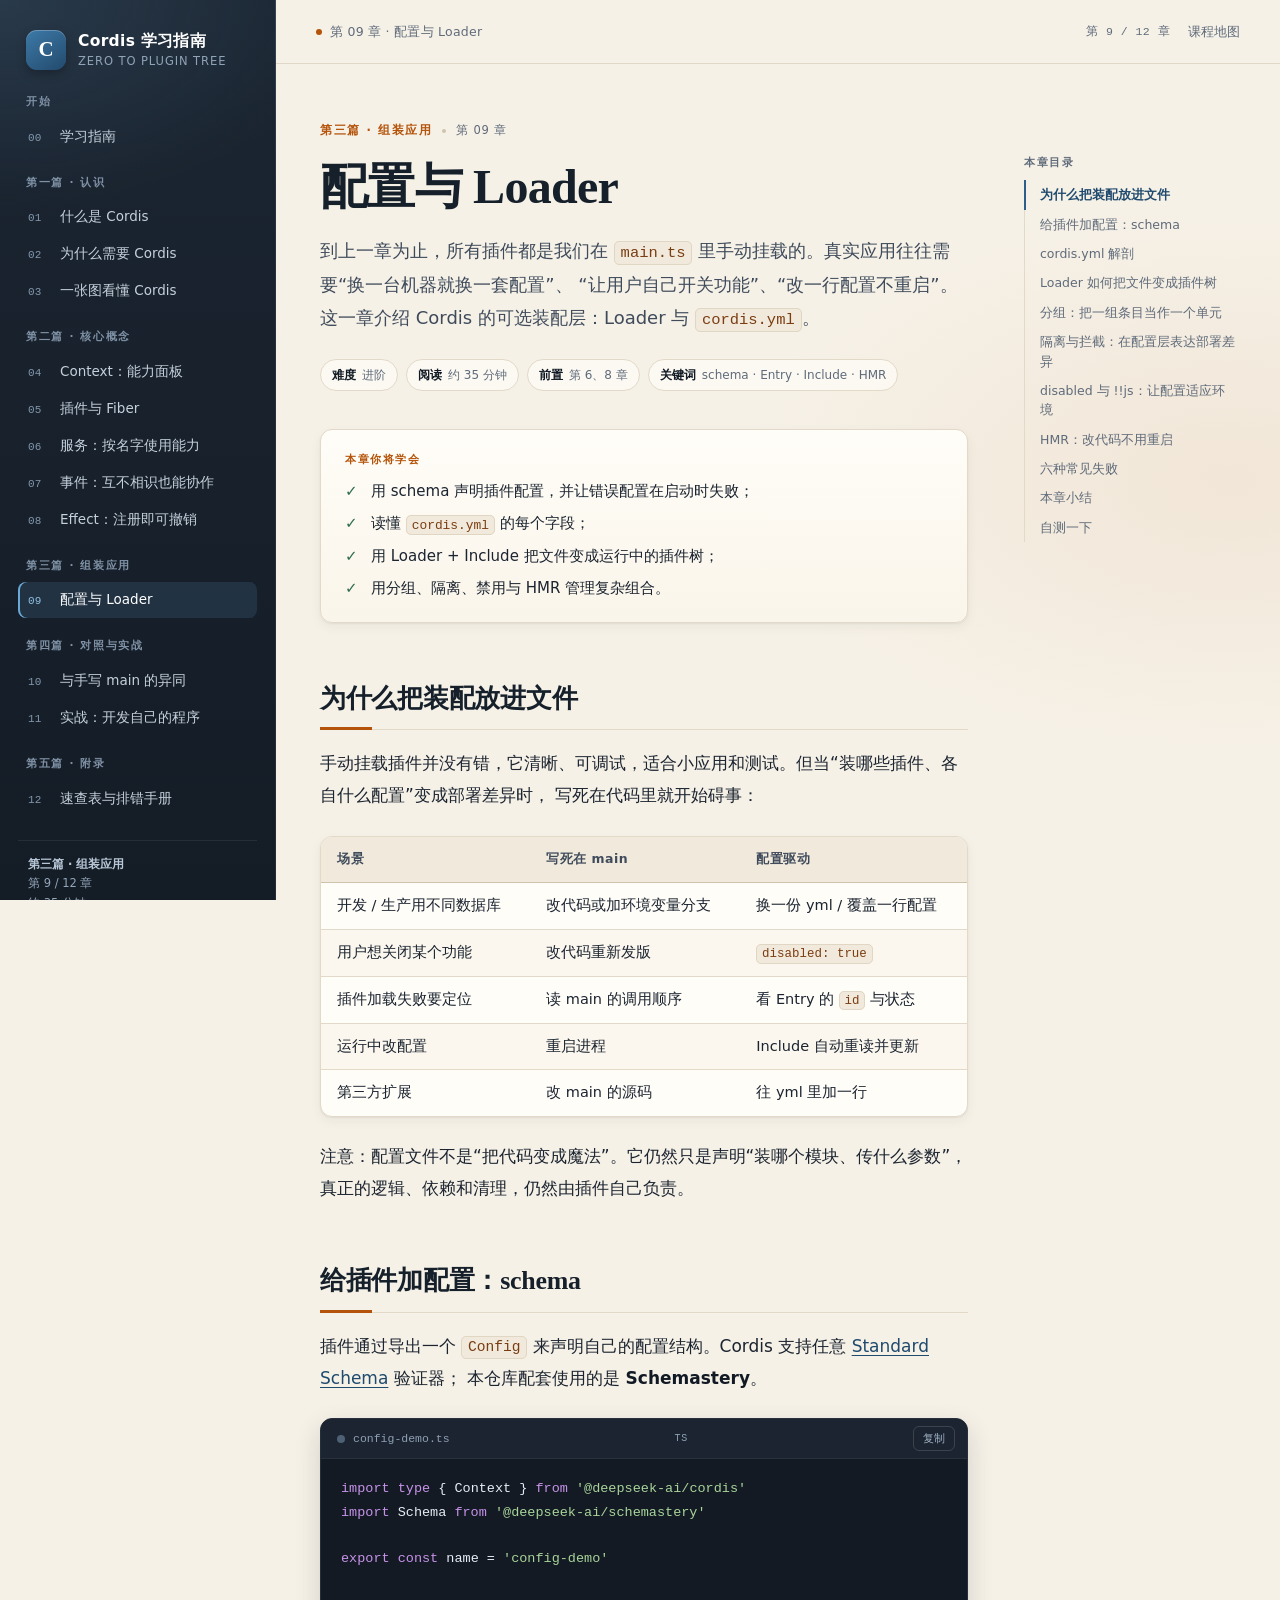
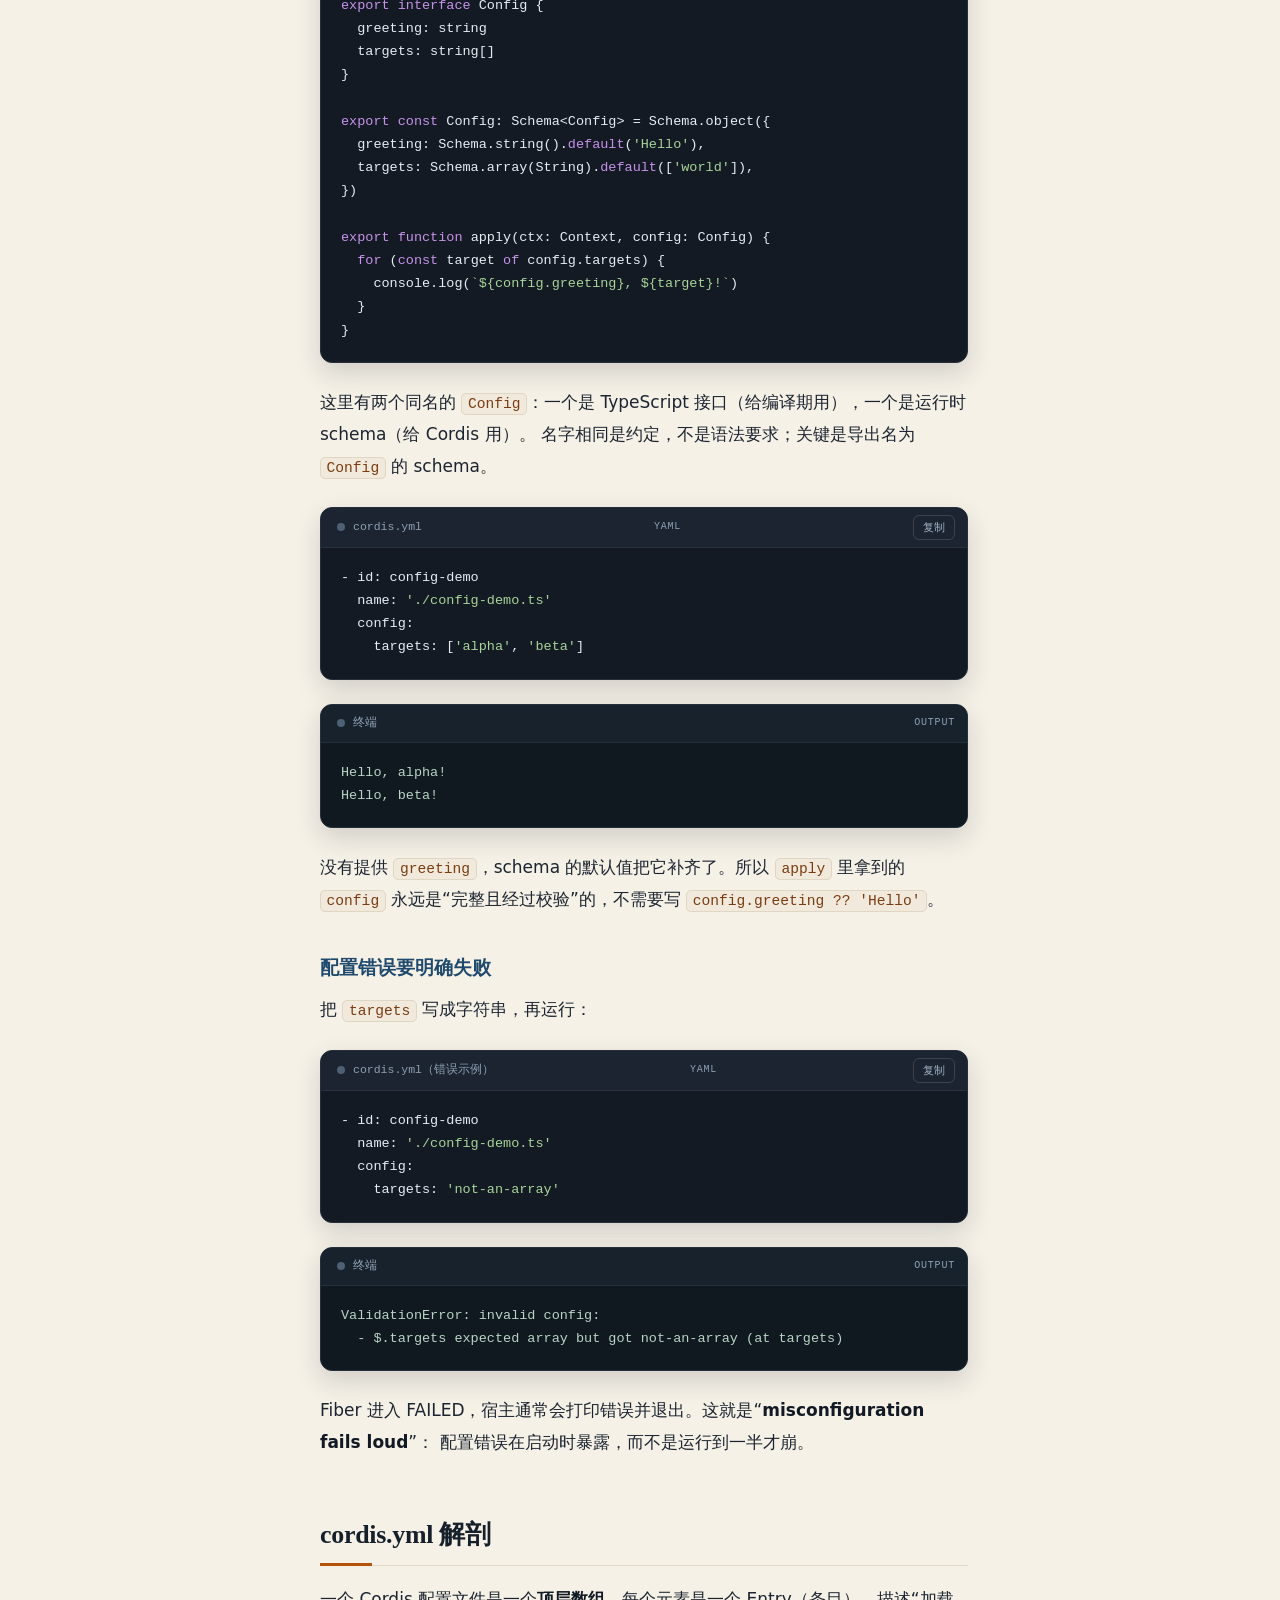
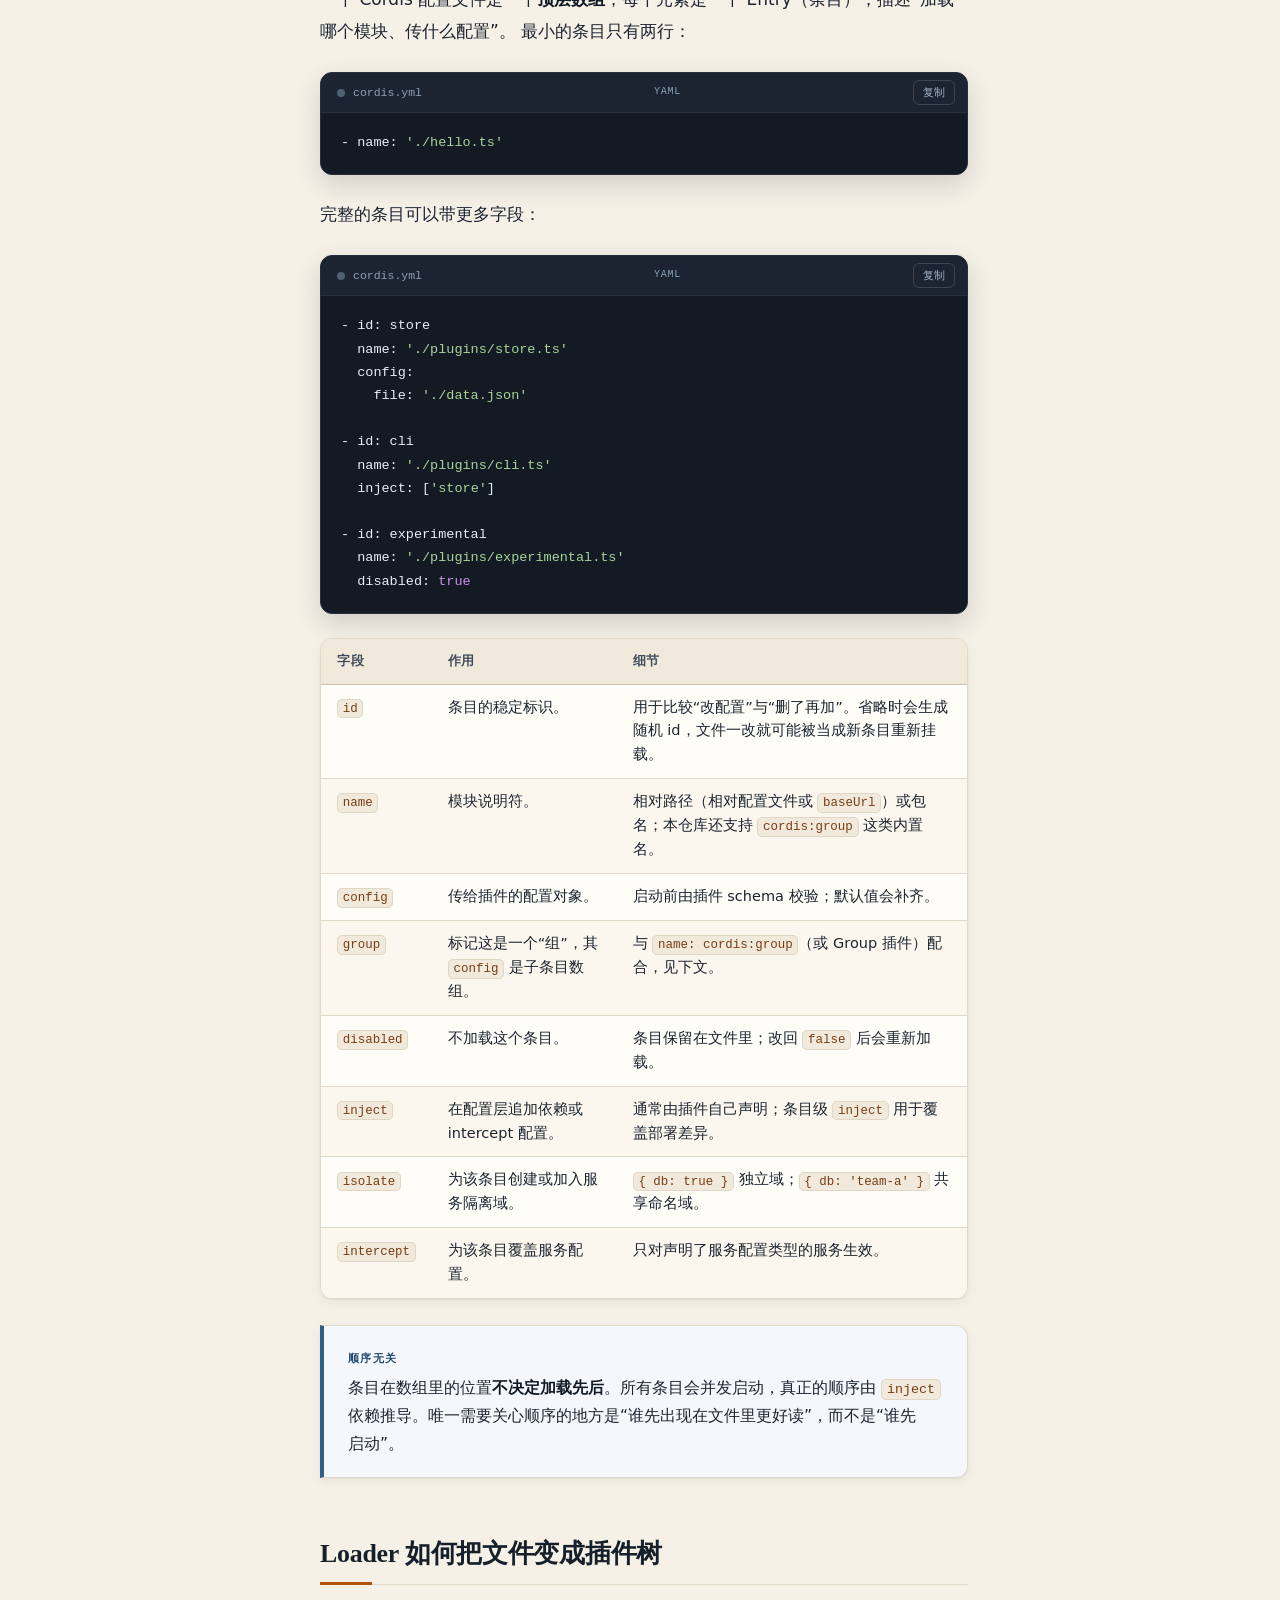
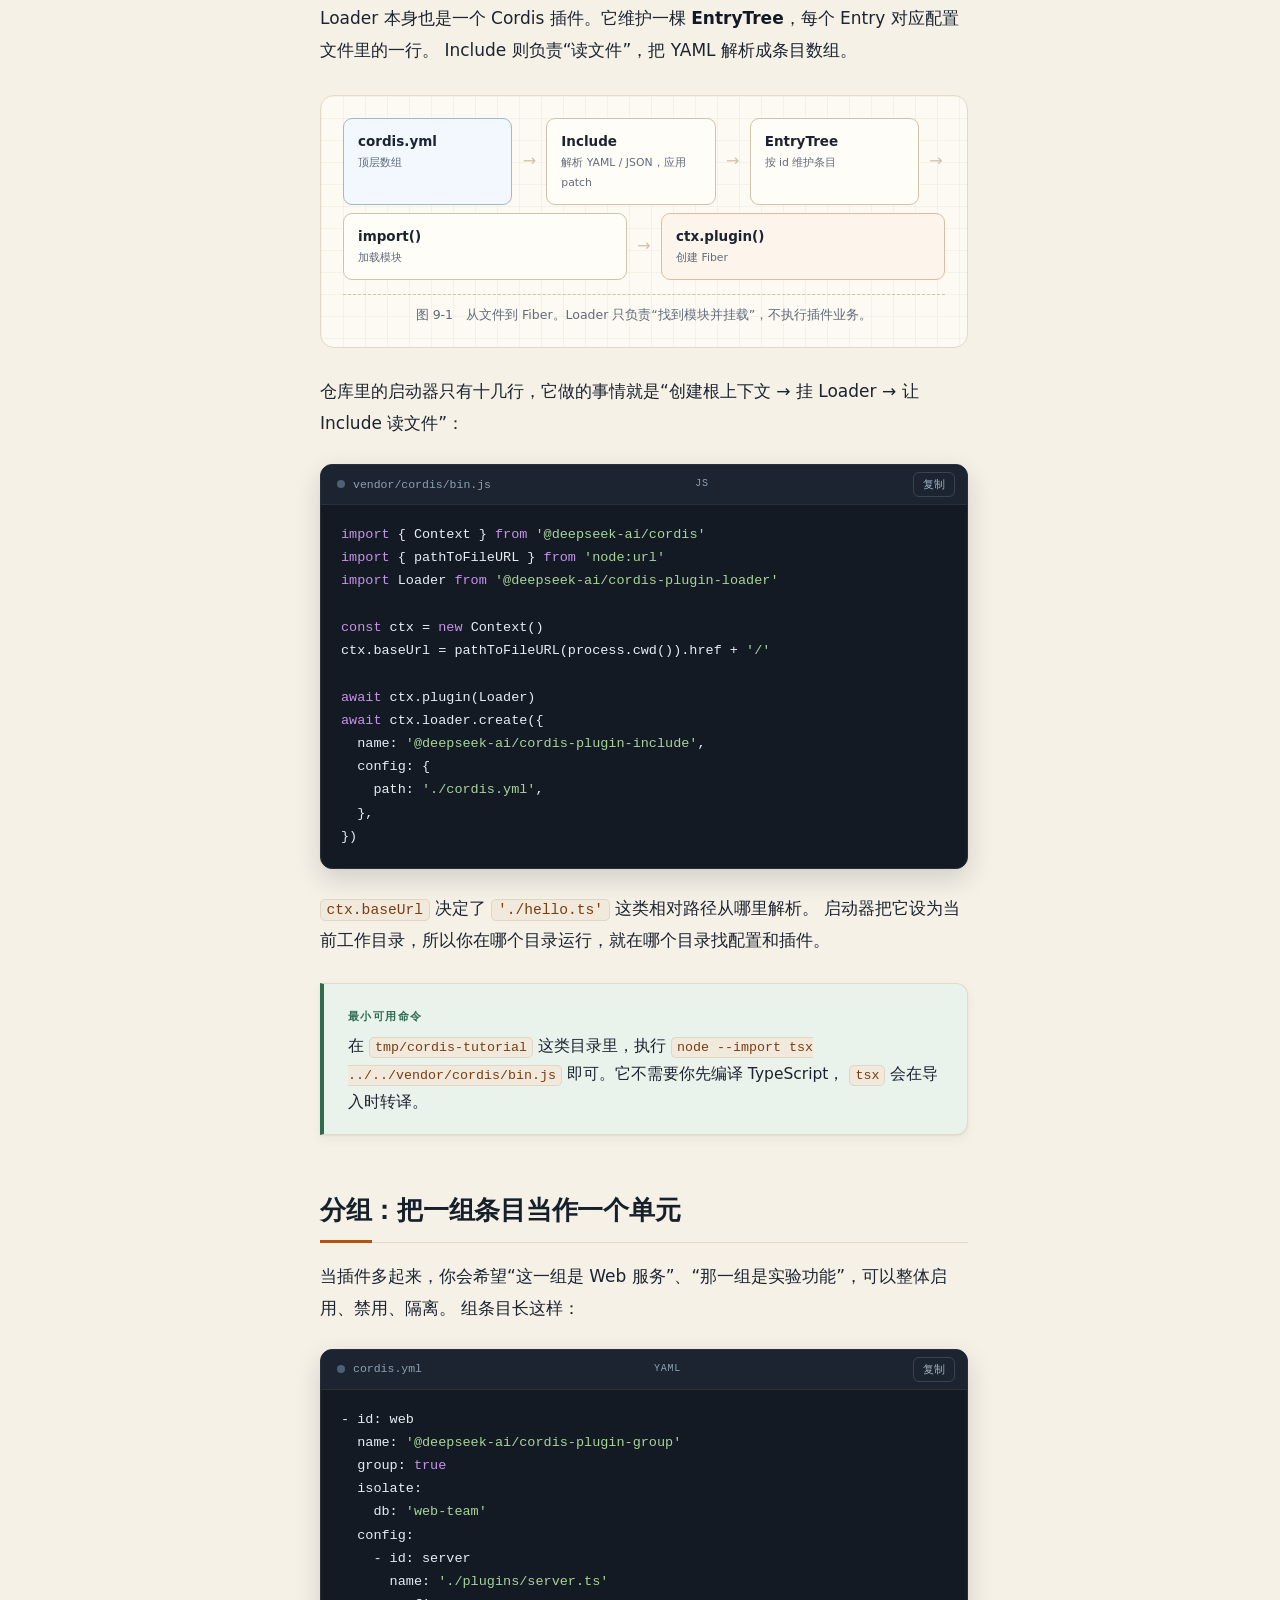
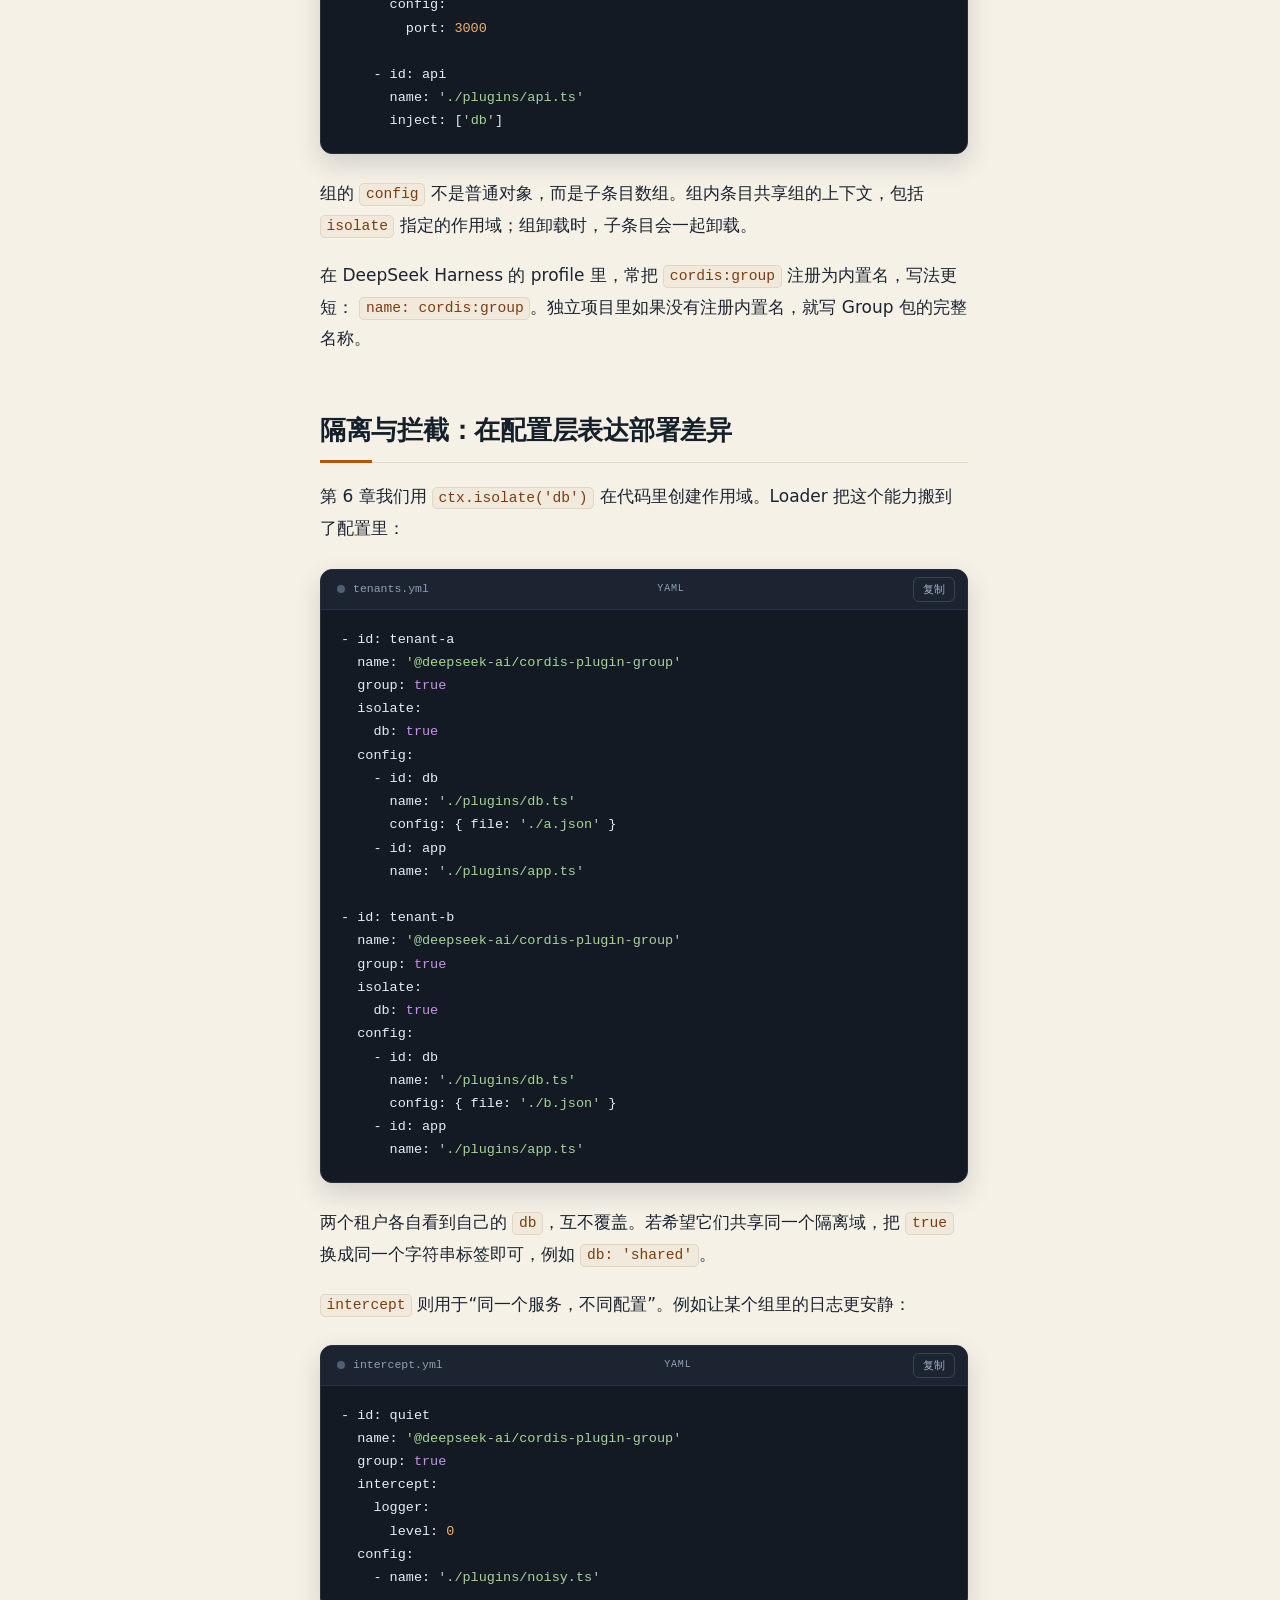
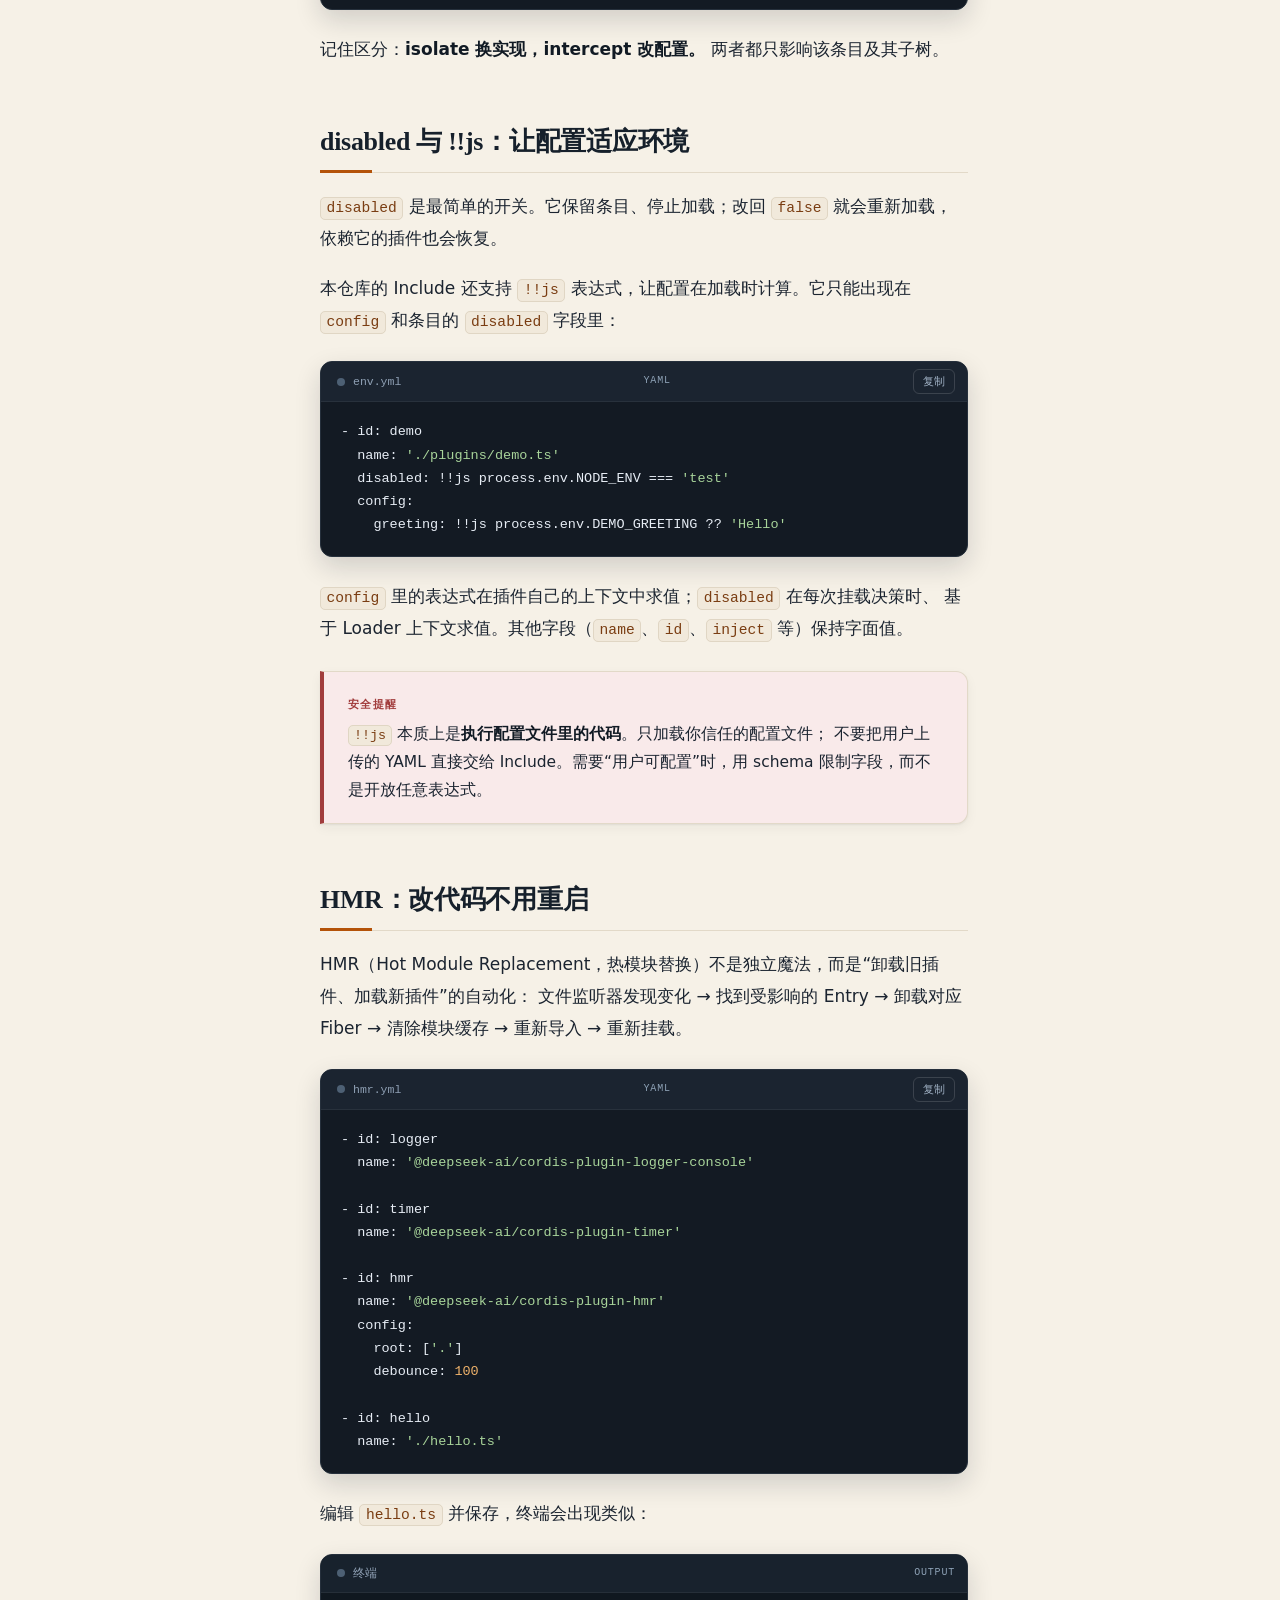
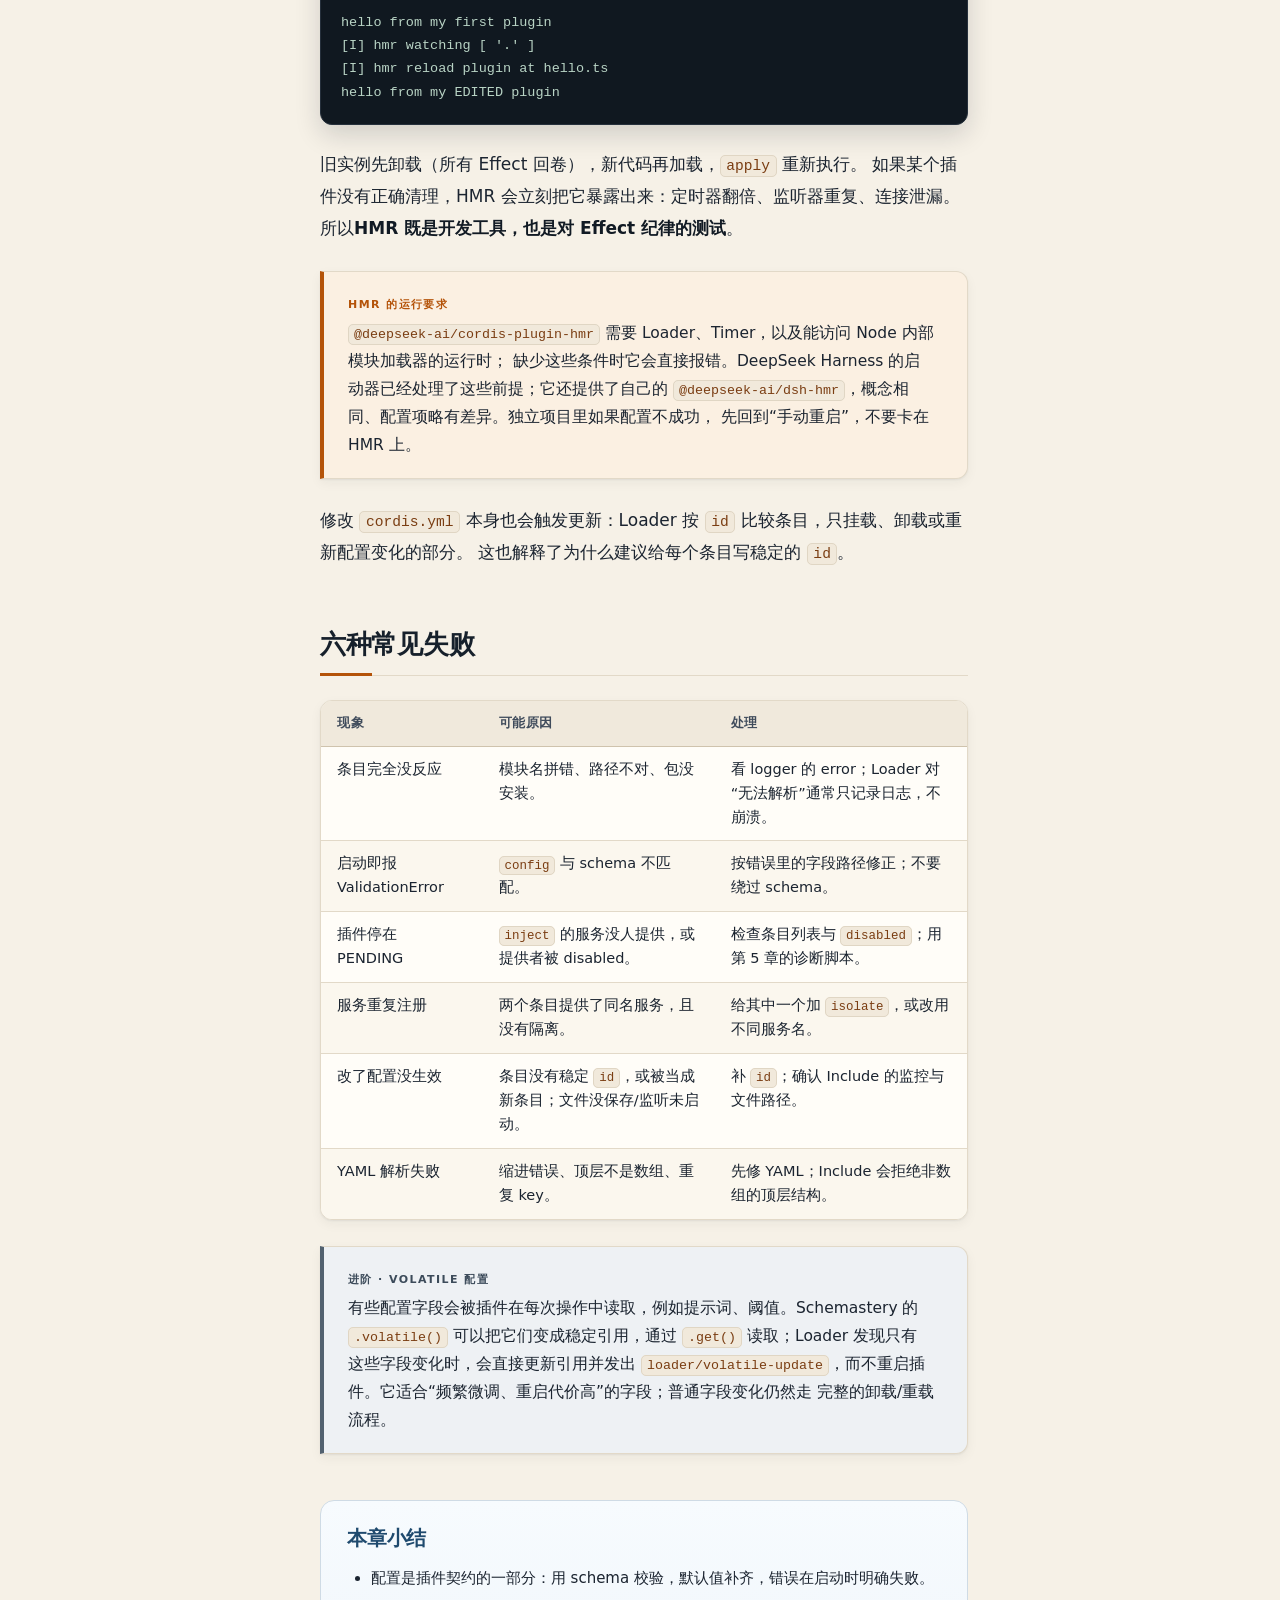
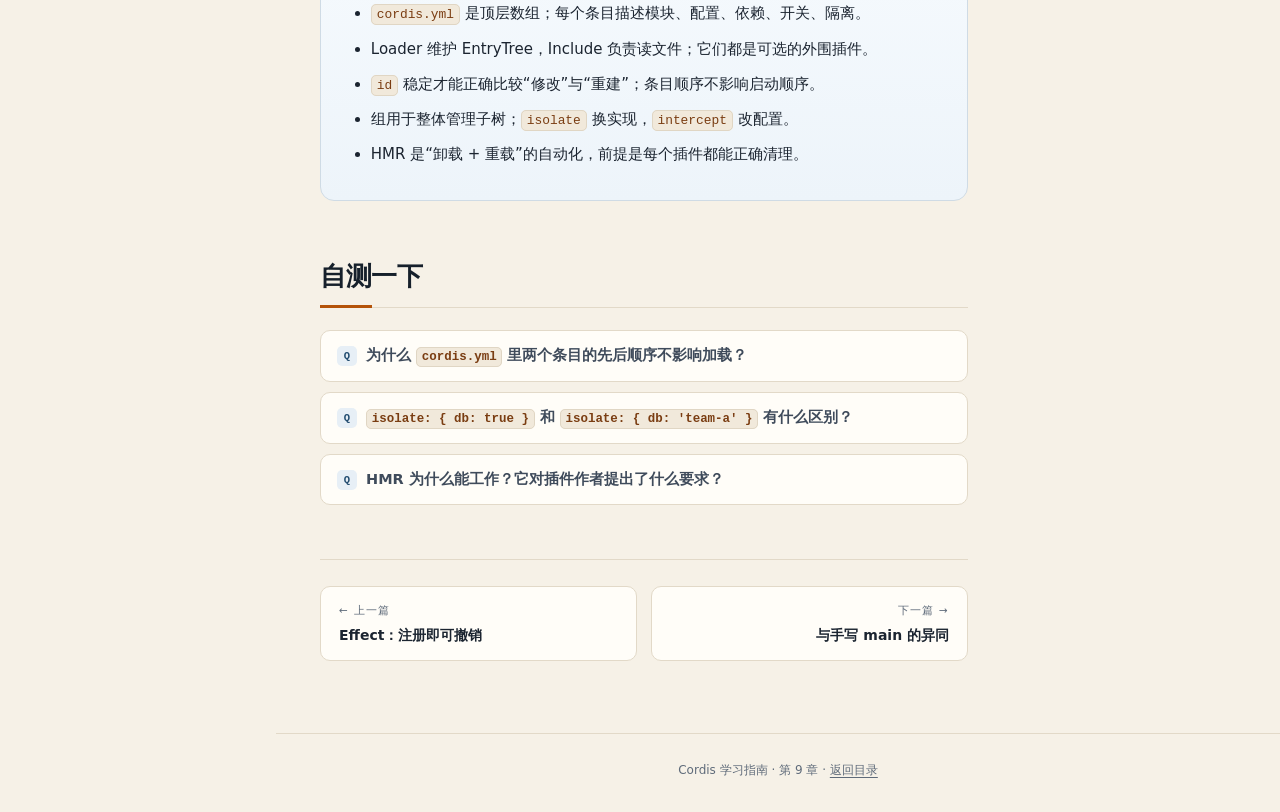
<file: cordis学习指南/09-config-loader.html>
<!doctype html>
<html lang="zh-CN">
<head>
  <meta charset="utf-8">
  <meta name="viewport" content="width=device-width, initial-scale=1">
  <title>第 9 章 · 配置与 Loader — Cordis 学习指南</title>
  <meta name="description" content="用 cordis.yml 组装 Cordis 应用：Config schema、Entry 字段、Loader 工作方式、分组、隔离、Include、!!js 与 HMR。">
  <link rel="stylesheet" href="assets/style.css">
</head>
<body data-page="09">
  <div class="reading-progress" id="reading-progress"></div>
  <a class="skip-link" href="#main">跳到正文</a>

  <aside class="sidebar" id="sidebar">
    <a class="brand" href="index.html">
      <span class="brand-mark" aria-hidden="true">C</span>
      <span class="brand-text">
        <span class="brand-title">Cordis 学习指南</span>
        <span class="brand-sub">ZERO TO PLUGIN TREE</span>
      </span>
    </a>
    <nav class="nav" id="site-nav" aria-label="课程目录"></nav>
    <div class="sidebar-foot">
      <strong>第三篇 · 组装应用</strong><br>
      第 9 / 12 章<br>
      约 35 分钟
    </div>
  </aside>
  <div class="sidebar-backdrop" id="sidebar-backdrop"></div>

  <div class="shell">
    <header class="topbar">
      <button class="menu-btn" id="menu-btn" type="button" aria-label="打开课程目录" aria-expanded="false" aria-controls="sidebar">☰</button>
      <a class="topbar-brand" href="index.html">Cordis 学习指南</a>
      <div class="topbar-meta">
        <span class="chapter-indicator" id="chapter-indicator">第 9 / 12 章</span>
        <a href="index.html#outline">课程地图</a>
      </div>
    </header>

    <div class="content-wrap">
      <main id="main" class="prose">
        <header class="chapter-head">
          <div class="kicker">
            <span>第三篇 · 组装应用</span><span class="dot"></span>
            <span class="kicker-muted">第 09 章</span>
          </div>
          <h1>配置与 Loader</h1>
          <p class="lead">
            到上一章为止，所有插件都是我们在 <code>main.ts</code> 里手动挂载的。真实应用往往需要“换一台机器就换一套配置”、
            “让用户自己开关功能”、“改一行配置不重启”。这一章介绍 Cordis 的可选装配层：Loader 与 <code>cordis.yml</code>。
          </p>
          <div class="meta-row">
            <span class="chip"><strong>难度</strong> 进阶</span>
            <span class="chip"><strong>阅读</strong> 约 35 分钟</span>
            <span class="chip"><strong>前置</strong> 第 6、8 章</span>
            <span class="chip"><strong>关键词</strong> schema · Entry · Include · HMR</span>
          </div>
        </header>

        <div class="learn-box">
          <span class="label">本章你将学会</span>
          <ul>
            <li>用 schema 声明插件配置，并让错误配置在启动时失败；</li>
            <li>读懂 <code>cordis.yml</code> 的每个字段；</li>
            <li>用 Loader + Include 把文件变成运行中的插件树；</li>
            <li>用分组、隔离、禁用与 HMR 管理复杂组合。</li>
          </ul>
        </div>

        <h2 id="why-file">为什么把装配放进文件</h2>
        <p>
          手动挂载插件并没有错，它清晰、可调试，适合小应用和测试。但当“装哪些插件、各自什么配置”变成部署差异时，
          写死在代码里就开始碍事：
        </p>

        <div class="table-wrap">
          <table>
            <thead>
              <tr><th>场景</th><th>写死在 main</th><th>配置驱动</th></tr>
            </thead>
            <tbody>
              <tr><td>开发 / 生产用不同数据库</td><td>改代码或加环境变量分支</td><td>换一份 yml / 覆盖一行配置</td></tr>
              <tr><td>用户想关闭某个功能</td><td>改代码重新发版</td><td><code>disabled: true</code></td></tr>
              <tr><td>插件加载失败要定位</td><td>读 main 的调用顺序</td><td>看 Entry 的 <code>id</code> 与状态</td></tr>
              <tr><td>运行中改配置</td><td>重启进程</td><td>Include 自动重读并更新</td></tr>
              <tr><td>第三方扩展</td><td>改 main 的源码</td><td>往 yml 里加一行</td></tr>
            </tbody>
          </table>
        </div>

        <p>
          注意：配置文件不是“把代码变成魔法”。它仍然只是声明“装哪个模块、传什么参数”，
          真正的逻辑、依赖和清理，仍然由插件自己负责。
        </p>

        <h2 id="schema">给插件加配置：schema</h2>
        <p>
          插件通过导出一个 <code>Config</code> 来声明自己的配置结构。Cordis 支持任意
          <a href="https://standardschema.dev/" target="_blank" rel="noreferrer">Standard Schema</a> 验证器；
          本仓库配套使用的是 <strong>Schemastery</strong>。
        </p>

        <div class="code-card">
          <div class="code-head"><span class="code-file">config-demo.ts</span><span class="code-lang">ts</span></div>
          <pre><code class="language-ts">import type { Context } from '@deepseek-ai/cordis'
import Schema from '@deepseek-ai/schemastery'

export const name = 'config-demo'

export interface Config {
  greeting: string
  targets: string[]
}

export const Config: Schema&lt;Config&gt; = Schema.object({
  greeting: Schema.string().default('Hello'),
  targets: Schema.array(String).default(['world']),
})

export function apply(ctx: Context, config: Config) {
  for (const target of config.targets) {
    console.log(`${config.greeting}, ${target}!`)
  }
}</code></pre>
        </div>

        <p>
          这里有两个同名的 <code>Config</code>：一个是 TypeScript 接口（给编译期用），一个是运行时 schema（给 Cordis 用）。
          名字相同是约定，不是语法要求；关键是导出名为 <code>Config</code> 的 schema。
        </p>

        <div class="code-card">
          <div class="code-head"><span class="code-file">cordis.yml</span><span class="code-lang">yaml</span></div>
          <pre><code class="language-yaml">- id: config-demo
  name: './config-demo.ts'
  config:
    targets: ['alpha', 'beta']</code></pre>
        </div>

        <div class="code-card output">
          <div class="code-head"><span class="code-file">终端</span><span class="code-lang">output</span></div>
          <pre><code>Hello, alpha!
Hello, beta!</code></pre>
        </div>

        <p>
          没有提供 <code>greeting</code>，schema 的默认值把它补齐了。所以 <code>apply</code> 里拿到的
          <code>config</code> 永远是“完整且经过校验”的，不需要写 <code>config.greeting ?? 'Hello'</code>。
        </p>

        <h3>配置错误要明确失败</h3>
        <p>把 <code>targets</code> 写成字符串，再运行：</p>

        <div class="code-card">
          <div class="code-head"><span class="code-file">cordis.yml（错误示例）</span><span class="code-lang">yaml</span></div>
          <pre><code class="language-yaml">- id: config-demo
  name: './config-demo.ts'
  config:
    targets: 'not-an-array'</code></pre>
        </div>

        <div class="code-card output">
          <div class="code-head"><span class="code-file">终端</span><span class="code-lang">output</span></div>
          <pre><code>ValidationError: invalid config:
  - $.targets expected array but got not-an-array (at targets)</code></pre>
        </div>

        <p>
          Fiber 进入 FAILED，宿主通常会打印错误并退出。这就是“<strong>misconfiguration fails loud</strong>”：
          配置错误在启动时暴露，而不是运行到一半才崩。
        </p>

        <h2 id="yml">cordis.yml 解剖</h2>
        <p>
          一个 Cordis 配置文件是一个<strong>顶层数组</strong>，每个元素是一个 Entry（条目），描述“加载哪个模块、传什么配置”。
          最小的条目只有两行：
        </p>

        <div class="code-card">
          <div class="code-head"><span class="code-file">cordis.yml</span><span class="code-lang">yaml</span></div>
          <pre><code class="language-yaml">- name: './hello.ts'</code></pre>
        </div>

        <p>完整的条目可以带更多字段：</p>

        <div class="code-card">
          <div class="code-head"><span class="code-file">cordis.yml</span><span class="code-lang">yaml</span></div>
          <pre><code class="language-yaml">- id: store
  name: './plugins/store.ts'
  config:
    file: './data.json'

- id: cli
  name: './plugins/cli.ts'
  inject: ['store']

- id: experimental
  name: './plugins/experimental.ts'
  disabled: true</code></pre>
        </div>

        <div class="table-wrap">
          <table>
            <thead>
              <tr><th>字段</th><th>作用</th><th>细节</th></tr>
            </thead>
            <tbody>
              <tr>
                <td><code>id</code></td>
                <td>条目的稳定标识。</td>
                <td>用于比较“改配置”与“删了再加”。省略时会生成随机 id，文件一改就可能被当成新条目重新挂载。</td>
              </tr>
              <tr>
                <td><code>name</code></td>
                <td>模块说明符。</td>
                <td>相对路径（相对配置文件或 <code>baseUrl</code>）或包名；本仓库还支持 <code>cordis:group</code> 这类内置名。</td>
              </tr>
              <tr>
                <td><code>config</code></td>
                <td>传给插件的配置对象。</td>
                <td>启动前由插件 schema 校验；默认值会补齐。</td>
              </tr>
              <tr>
                <td><code>group</code></td>
                <td>标记这是一个“组”，其 <code>config</code> 是子条目数组。</td>
                <td>与 <code>name: cordis:group</code>（或 Group 插件）配合，见下文。</td>
              </tr>
              <tr>
                <td><code>disabled</code></td>
                <td>不加载这个条目。</td>
                <td>条目保留在文件里；改回 <code>false</code> 后会重新加载。</td>
              </tr>
              <tr>
                <td><code>inject</code></td>
                <td>在配置层追加依赖或 intercept 配置。</td>
                <td>通常由插件自己声明；条目级 <code>inject</code> 用于覆盖部署差异。</td>
              </tr>
              <tr>
                <td><code>isolate</code></td>
                <td>为该条目创建或加入服务隔离域。</td>
                <td><code>{ db: true }</code> 独立域；<code>{ db: 'team-a' }</code> 共享命名域。</td>
              </tr>
              <tr>
                <td><code>intercept</code></td>
                <td>为该条目覆盖服务配置。</td>
                <td>只对声明了服务配置类型的服务生效。</td>
              </tr>
            </tbody>
          </table>
        </div>

        <div class="callout info">
          <span class="label">顺序无关</span>
          <p>
            条目在数组里的位置<strong>不决定加载先后</strong>。所有条目会并发启动，真正的顺序由 <code>inject</code>
            依赖推导。唯一需要关心顺序的地方是“谁先出现在文件里更好读”，而不是“谁先启动”。
          </p>
        </div>

        <h2 id="how">Loader 如何把文件变成插件树</h2>
        <p>
          Loader 本身也是一个 Cordis 插件。它维护一棵 <strong>EntryTree</strong>，每个 Entry 对应配置文件里的一行。
          Include 则负责“读文件”，把 YAML 解析成条目数组。
        </p>

        <div class="diagram">
          <div class="flow">
            <div class="flow-node accent"><b>cordis.yml</b><small>顶层数组</small></div>
            <div class="flow-arrow">→</div>
            <div class="flow-node"><b>Include</b><small>解析 YAML / JSON，应用 patch</small></div>
            <div class="flow-arrow">→</div>
            <div class="flow-node"><b>EntryTree</b><small>按 id 维护条目</small></div>
            <div class="flow-arrow">→</div>
            <div class="flow-node"><b>import()</b><small>加载模块</small></div>
            <div class="flow-arrow">→</div>
            <div class="flow-node clay"><b>ctx.plugin()</b><small>创建 Fiber</small></div>
          </div>
          <figcaption>图 9-1　从文件到 Fiber。Loader 只负责“找到模块并挂载”，不执行插件业务。</figcaption>
        </div>

        <p>仓库里的启动器只有十几行，它做的事情就是“创建根上下文 → 挂 Loader → 让 Include 读文件”：</p>

        <div class="code-card">
          <div class="code-head"><span class="code-file">vendor/cordis/bin.js</span><span class="code-lang">js</span></div>
          <pre><code class="language-js">import { Context } from '@deepseek-ai/cordis'
import { pathToFileURL } from 'node:url'
import Loader from '@deepseek-ai/cordis-plugin-loader'

const ctx = new Context()
ctx.baseUrl = pathToFileURL(process.cwd()).href + '/'

await ctx.plugin(Loader)
await ctx.loader.create({
  name: '@deepseek-ai/cordis-plugin-include',
  config: {
    path: './cordis.yml',
  },
})</code></pre>
        </div>

        <p>
          <code>ctx.baseUrl</code> 决定了 <code>'./hello.ts'</code> 这类相对路径从哪里解析。
          启动器把它设为当前工作目录，所以你在哪个目录运行，就在哪个目录找配置和插件。
        </p>

        <div class="callout tip">
          <span class="label">最小可用命令</span>
          <p>
            在 <code>tmp/cordis-tutorial</code> 这类目录里，执行
            <code>node --import tsx ../../vendor/cordis/bin.js</code> 即可。它不需要你先编译 TypeScript，
            <code>tsx</code> 会在导入时转译。
          </p>
        </div>

        <h2 id="group">分组：把一组条目当作一个单元</h2>
        <p>
          当插件多起来，你会希望“这一组是 Web 服务”、“那一组是实验功能”，可以整体启用、禁用、隔离。
          组条目长这样：
        </p>

        <div class="code-card">
          <div class="code-head"><span class="code-file">cordis.yml</span><span class="code-lang">yaml</span></div>
          <pre><code class="language-yaml">- id: web
  name: '@deepseek-ai/cordis-plugin-group'
  group: true
  isolate:
    db: 'web-team'
  config:
    - id: server
      name: './plugins/server.ts'
      config:
        port: 3000

    - id: api
      name: './plugins/api.ts'
      inject: ['db']</code></pre>
        </div>

        <p>
          组的 <code>config</code> 不是普通对象，而是子条目数组。组内条目共享组的上下文，包括
          <code>isolate</code> 指定的作用域；组卸载时，子条目会一起卸载。
        </p>
        <p>
          在 DeepSeek Harness 的 profile 里，常把 <code>cordis:group</code> 注册为内置名，写法更短：
          <code>name: cordis:group</code>。独立项目里如果没有注册内置名，就写 Group 包的完整名称。
        </p>

        <h2 id="isolate-config">隔离与拦截：在配置层表达部署差异</h2>
        <p>
          第 6 章我们用 <code>ctx.isolate('db')</code> 在代码里创建作用域。Loader 把这个能力搬到了配置里：
        </p>

        <div class="code-card">
          <div class="code-head"><span class="code-file">tenants.yml</span><span class="code-lang">yaml</span></div>
          <pre><code class="language-yaml">- id: tenant-a
  name: '@deepseek-ai/cordis-plugin-group'
  group: true
  isolate:
    db: true
  config:
    - id: db
      name: './plugins/db.ts'
      config: { file: './a.json' }
    - id: app
      name: './plugins/app.ts'

- id: tenant-b
  name: '@deepseek-ai/cordis-plugin-group'
  group: true
  isolate:
    db: true
  config:
    - id: db
      name: './plugins/db.ts'
      config: { file: './b.json' }
    - id: app
      name: './plugins/app.ts'</code></pre>
        </div>

        <p>
          两个租户各自看到自己的 <code>db</code>，互不覆盖。若希望它们共享同一个隔离域，把 <code>true</code>
          换成同一个字符串标签即可，例如 <code>db: 'shared'</code>。
        </p>

        <p>
          <code>intercept</code> 则用于“同一个服务，不同配置”。例如让某个组里的日志更安静：
        </p>

        <div class="code-card">
          <div class="code-head"><span class="code-file">intercept.yml</span><span class="code-lang">yaml</span></div>
          <pre><code class="language-yaml">- id: quiet
  name: '@deepseek-ai/cordis-plugin-group'
  group: true
  intercept:
    logger:
      level: 0
  config:
    - name: './plugins/noisy.ts'</code></pre>
        </div>

        <p>
          记住区分：<strong>isolate 换实现，intercept 改配置。</strong> 两者都只影响该条目及其子树。
        </p>

        <h2 id="disabled-js">disabled 与 !!js：让配置适应环境</h2>
        <p>
          <code>disabled</code> 是最简单的开关。它保留条目、停止加载；改回 <code>false</code> 就会重新加载，
          依赖它的插件也会恢复。
        </p>
        <p>
         本仓库的 Include 还支持 <code>!!js</code> 表达式，让配置在加载时计算。它只能出现在
          <code>config</code> 和条目的 <code>disabled</code> 字段里：
        </p>

        <div class="code-card">
          <div class="code-head"><span class="code-file">env.yml</span><span class="code-lang">yaml</span></div>
          <pre><code class="language-yaml">- id: demo
  name: './plugins/demo.ts'
  disabled: !!js process.env.NODE_ENV === 'test'
  config:
    greeting: !!js process.env.DEMO_GREETING ?? 'Hello'</code></pre>
        </div>

        <p>
          <code>config</code> 里的表达式在插件自己的上下文中求值；<code>disabled</code> 在每次挂载决策时、
          基于 Loader 上下文求值。其他字段（<code>name</code>、<code>id</code>、<code>inject</code> 等）保持字面值。
        </p>

        <div class="callout danger">
          <span class="label">安全提醒</span>
          <p>
            <code>!!js</code> 本质上是<strong>执行配置文件里的代码</strong>。只加载你信任的配置文件；
            不要把用户上传的 YAML 直接交给 Include。需要“用户可配置”时，用 schema 限制字段，而不是开放任意表达式。
          </p>
        </div>

        <h2 id="hmr">HMR：改代码不用重启</h2>
        <p>
          HMR（Hot Module Replacement，热模块替换）不是独立魔法，而是“卸载旧插件、加载新插件”的自动化：
          文件监听器发现变化 → 找到受影响的 Entry → 卸载对应 Fiber → 清除模块缓存 → 重新导入 → 重新挂载。
        </p>

        <div class="code-card">
          <div class="code-head"><span class="code-file">hmr.yml</span><span class="code-lang">yaml</span></div>
          <pre><code class="language-yaml">- id: logger
  name: '@deepseek-ai/cordis-plugin-logger-console'

- id: timer
  name: '@deepseek-ai/cordis-plugin-timer'

- id: hmr
  name: '@deepseek-ai/cordis-plugin-hmr'
  config:
    root: ['.']
    debounce: 100

- id: hello
  name: './hello.ts'</code></pre>
        </div>

        <p>编辑 <code>hello.ts</code> 并保存，终端会出现类似：</p>

        <div class="code-card output">
          <div class="code-head"><span class="code-file">终端</span><span class="code-lang">output</span></div>
          <pre><code>hello from my first plugin
[I] hmr watching [ '.' ]
[I] hmr reload plugin at hello.ts
hello from my EDITED plugin</code></pre>
        </div>

        <p>
          旧实例先卸载（所有 Effect 回卷），新代码再加载，<code>apply</code> 重新执行。
          如果某个插件没有正确清理，HMR 会立刻把它暴露出来：定时器翻倍、监听器重复、连接泄漏。
          所以<strong>HMR 既是开发工具，也是对 Effect 纪律的测试</strong>。
        </p>

        <div class="callout warn">
          <span class="label">HMR 的运行要求</span>
          <p>
            <code>@deepseek-ai/cordis-plugin-hmr</code> 需要 Loader、Timer，以及能访问 Node 内部模块加载器的运行时；
            缺少这些条件时它会直接报错。DeepSeek Harness 的启动器已经处理了这些前提；它还提供了自己的
            <code>@deepseek-ai/dsh-hmr</code>，概念相同、配置项略有差异。独立项目里如果配置不成功，
            先回到“手动重启”，不要卡在 HMR 上。
          </p>
        </div>

        <p>
          修改 <code>cordis.yml</code> 本身也会触发更新：Loader 按 <code>id</code> 比较条目，只挂载、卸载或重新配置变化的部分。
          这也解释了为什么建议给每个条目写稳定的 <code>id</code>。
        </p>

        <h2 id="failures">六种常见失败</h2>
        <div class="table-wrap">
          <table>
            <thead>
              <tr><th>现象</th><th>可能原因</th><th>处理</th></tr>
            </thead>
            <tbody>
              <tr>
                <td>条目完全没反应</td>
                <td>模块名拼错、路径不对、包没安装。</td>
                <td>看 logger 的 error；Loader 对“无法解析”通常只记录日志，不崩溃。</td>
              </tr>
              <tr>
                <td>启动即报 ValidationError</td>
                <td><code>config</code> 与 schema 不匹配。</td>
                <td>按错误里的字段路径修正；不要绕过 schema。</td>
              </tr>
              <tr>
                <td>插件停在 PENDING</td>
                <td><code>inject</code> 的服务没人提供，或提供者被 disabled。</td>
                <td>检查条目列表与 <code>disabled</code>；用第 5 章的诊断脚本。</td>
              </tr>
              <tr>
                <td>服务重复注册</td>
                <td>两个条目提供了同名服务，且没有隔离。</td>
                <td>给其中一个加 <code>isolate</code>，或改用不同服务名。</td>
              </tr>
              <tr>
                <td>改了配置没生效</td>
                <td>条目没有稳定 <code>id</code>，或被当成新条目；文件没保存/监听未启动。</td>
                <td>补 <code>id</code>；确认 Include 的监控与文件路径。</td>
              </tr>
              <tr>
                <td>YAML 解析失败</td>
                <td>缩进错误、顶层不是数组、重复 key。</td>
                <td>先修 YAML；Include 会拒绝非数组的顶层结构。</td>
              </tr>
            </tbody>
          </table>
        </div>

        <div class="callout deep">
          <span class="label">进阶 · volatile 配置</span>
          <p>
            有些配置字段会被插件在每次操作中读取，例如提示词、阈值。Schemastery 的 <code>.volatile()</code>
            可以把它们变成稳定引用，通过 <code>.get()</code> 读取；Loader 发现只有这些字段变化时，会直接更新引用并发出
            <code>loader/volatile-update</code>，而不重启插件。它适合“频繁微调、重启代价高”的字段；普通字段变化仍然走
            完整的卸载/重载流程。
          </p>
        </div>

        <div class="summary">
          <h2>本章小结</h2>
          <ul>
            <li>配置是插件契约的一部分：用 schema 校验，默认值补齐，错误在启动时明确失败。</li>
            <li><code>cordis.yml</code> 是顶层数组；每个条目描述模块、配置、依赖、开关、隔离。</li>
            <li>Loader 维护 EntryTree，Include 负责读文件；它们都是可选的外围插件。</li>
            <li><code>id</code> 稳定才能正确比较“修改”与“重建”；条目顺序不影响启动顺序。</li>
            <li>组用于整体管理子树；<code>isolate</code> 换实现，<code>intercept</code> 改配置。</li>
            <li>HMR 是“卸载 + 重载”的自动化，前提是每个插件都能正确清理。</li>
          </ul>
        </div>

        <h2 id="quiz">自测一下</h2>
        <div class="quiz">
          <details>
            <summary>为什么 <code>cordis.yml</code> 里两个条目的先后顺序不影响加载？</summary>
            <div class="answer">
              <p>
                因为 Loader 会并发创建所有条目，插件是否启动由 <code>inject</code> 依赖决定：缺依赖就 PENDING，
                依赖就绪再 ACTIVE。顺序由关系推导，而不是数组位置。
              </p>
            </div>
          </details>
          <details>
            <summary><code>isolate: { db: true }</code> 和 <code>isolate: { db: 'team-a' }</code> 有什么区别？</summary>
            <div class="answer">
              <p>
                <code>true</code> 为该条目创建一个独立的本地作用域，只影响它和它的子树；
                <code>'team-a'</code> 则加入名为 <code>team-a</code> 的共享作用域，多个使用同一标签的条目会看到同一个
                <code>db</code> 实现。
              </p>
            </div>
          </details>
          <details>
            <summary>HMR 为什么能工作？它对插件作者提出了什么要求？</summary>
            <div class="answer">
              <p>
                因为 Cordis 的生命周期是可逆的：卸载会撤销插件注册的所有 Effect，加载会重新执行插件。
                HMR 只是监听文件变化并触发这一过程。它要求插件把定时器、监听器、连接等资源都登记为 Effect；
                否则旧实例的残留会泄漏，热更新越多次越严重。
              </p>
            </div>
          </details>
        </div>

        <nav class="pager" id="pager" aria-label="章节翻页"></nav>
      </main>

      <aside class="toc" id="toc" aria-label="本章目录">
        <div class="toc-title">本章目录</div>
        <ol id="toc-list"></ol>
      </aside>
    </div>

    <footer class="site-foot">
      <p>Cordis 学习指南 · 第 9 章 · <a href="index.html">返回目录</a></p>
    </footer>
  </div>

  <script src="assets/app.js"></script>
</body>
</html>
</file>
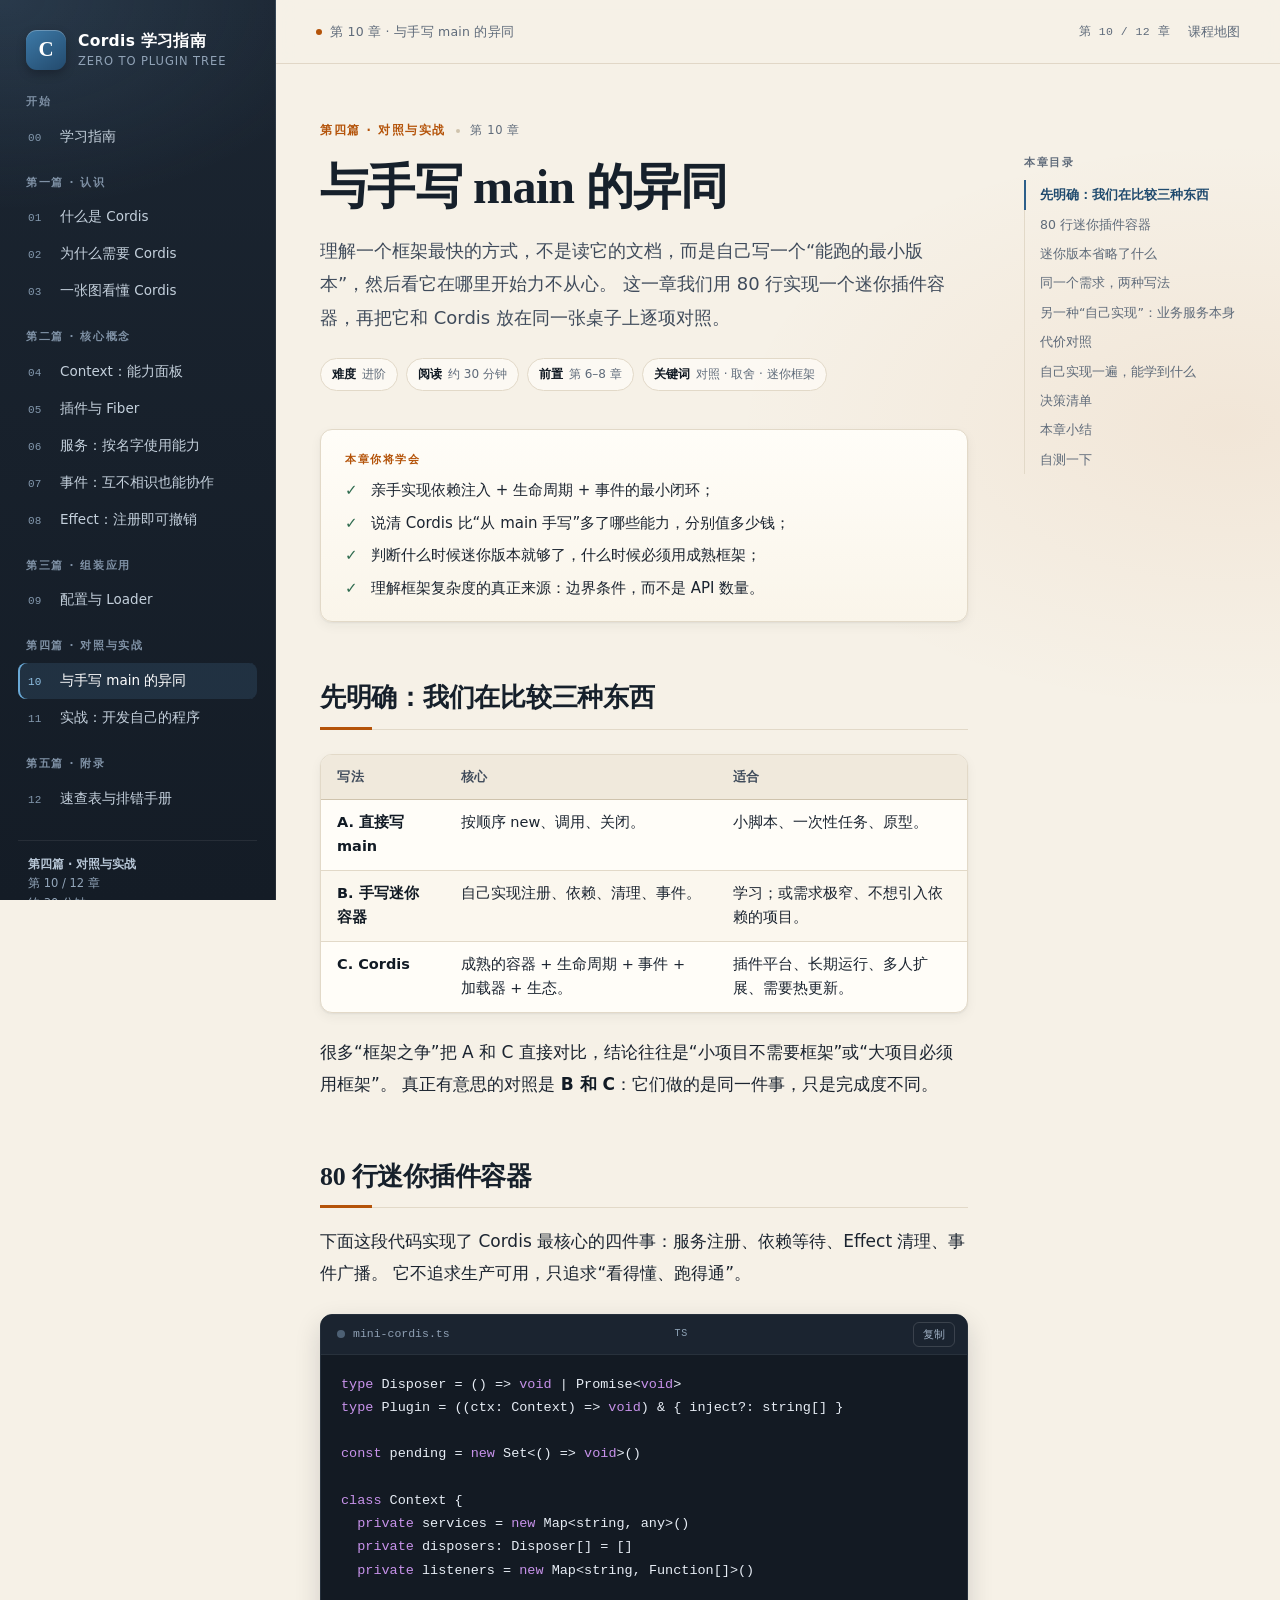
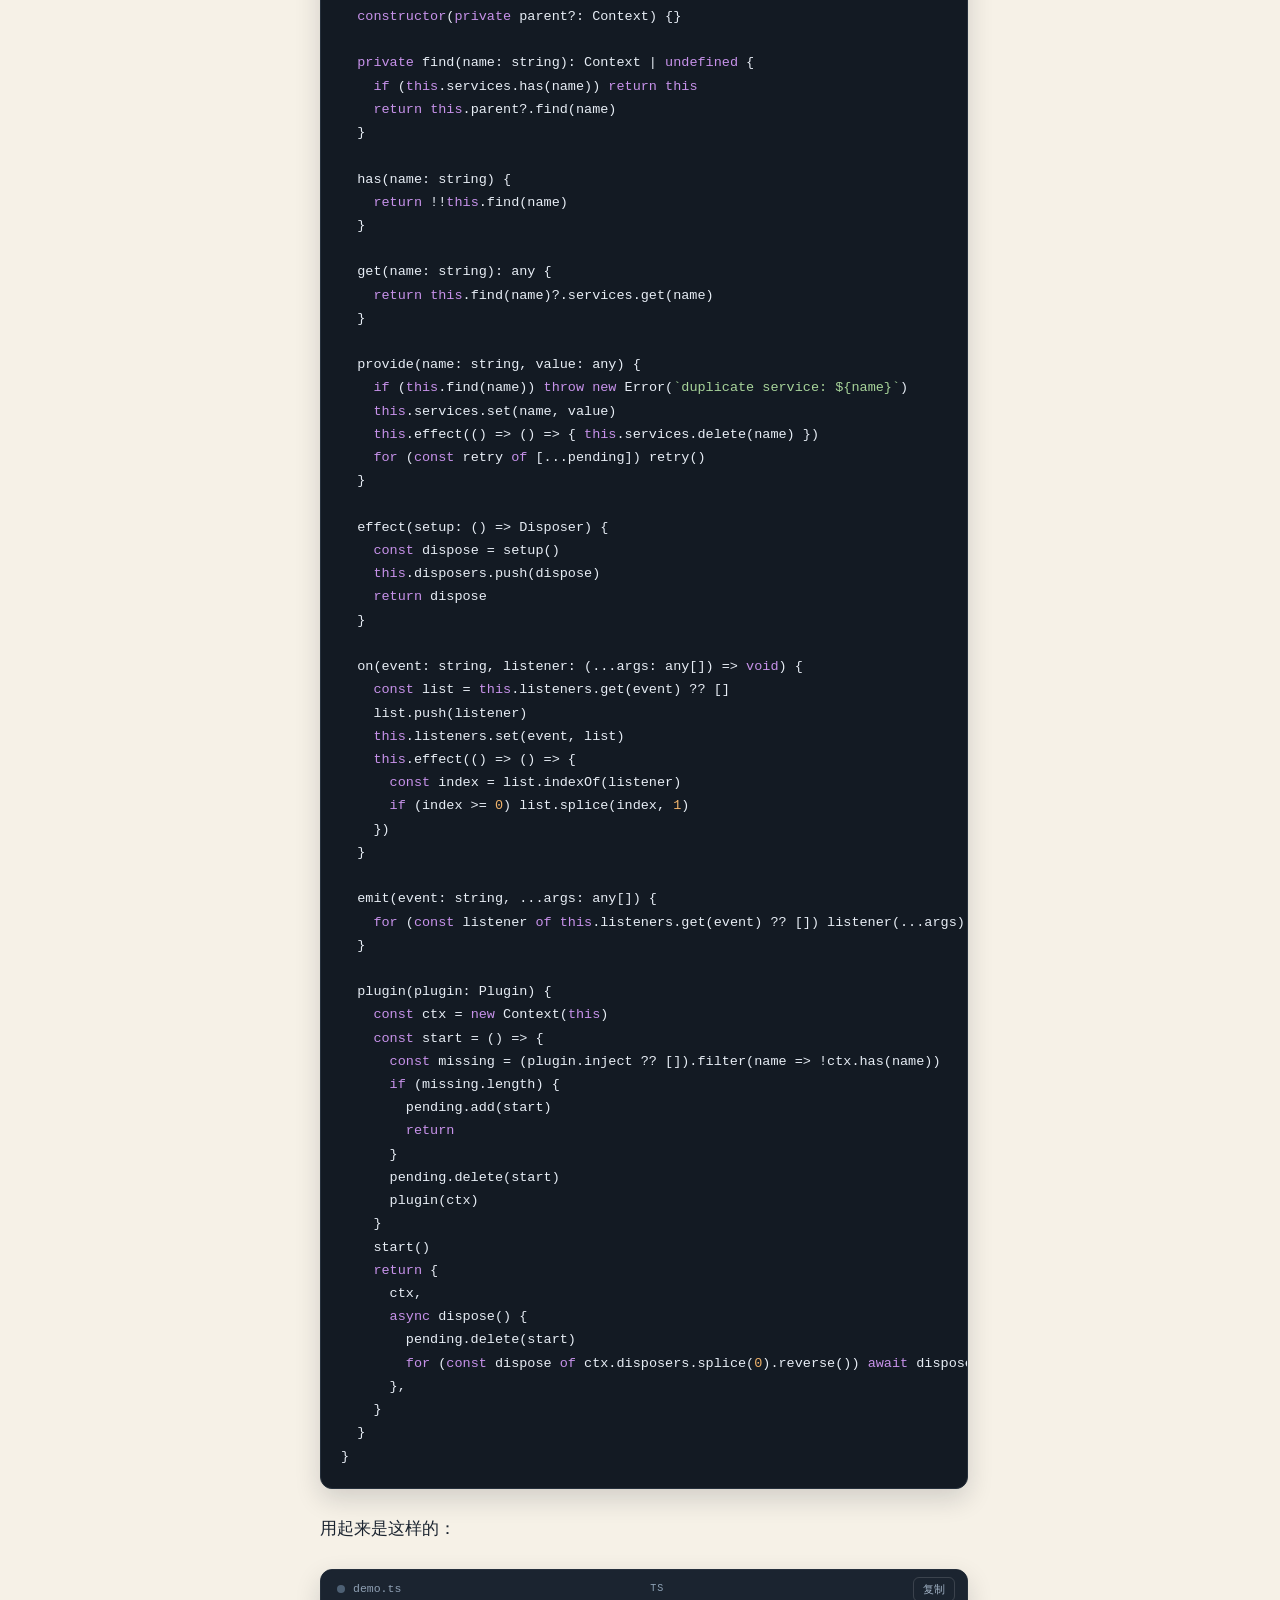
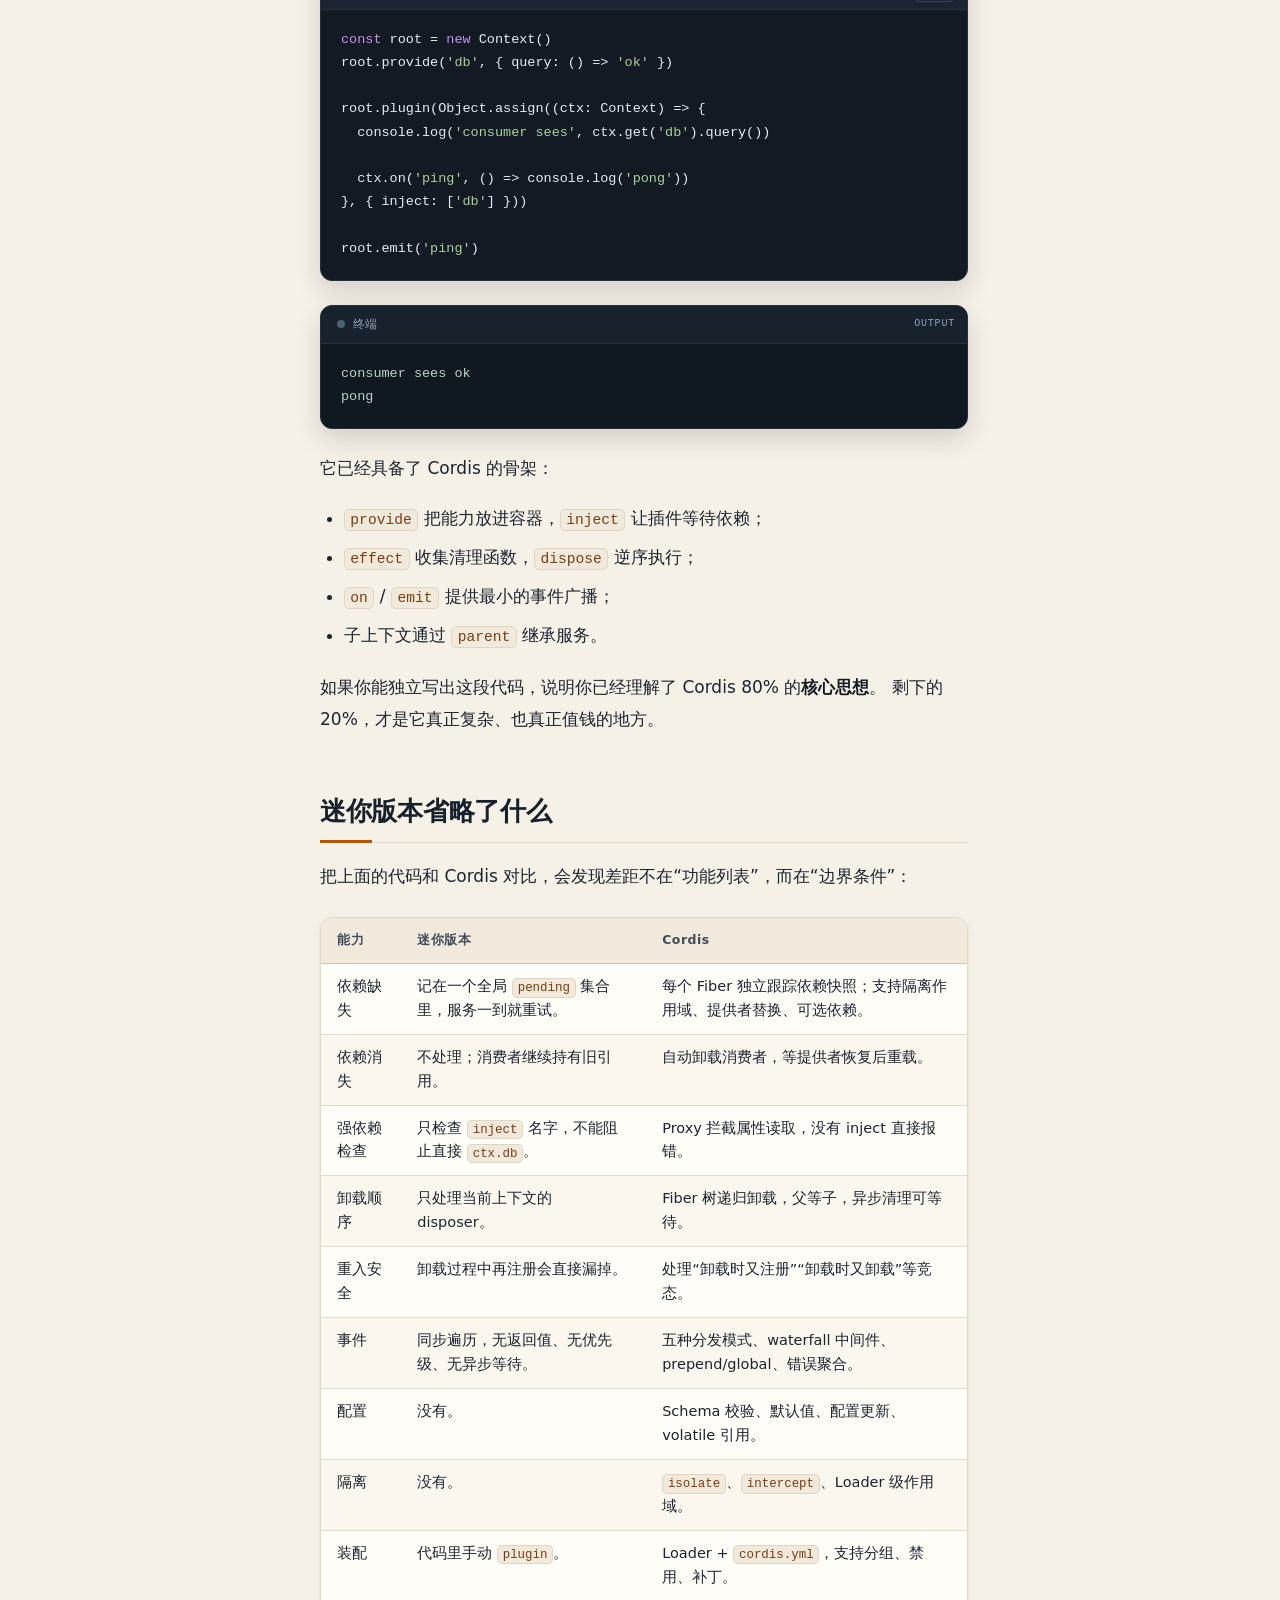
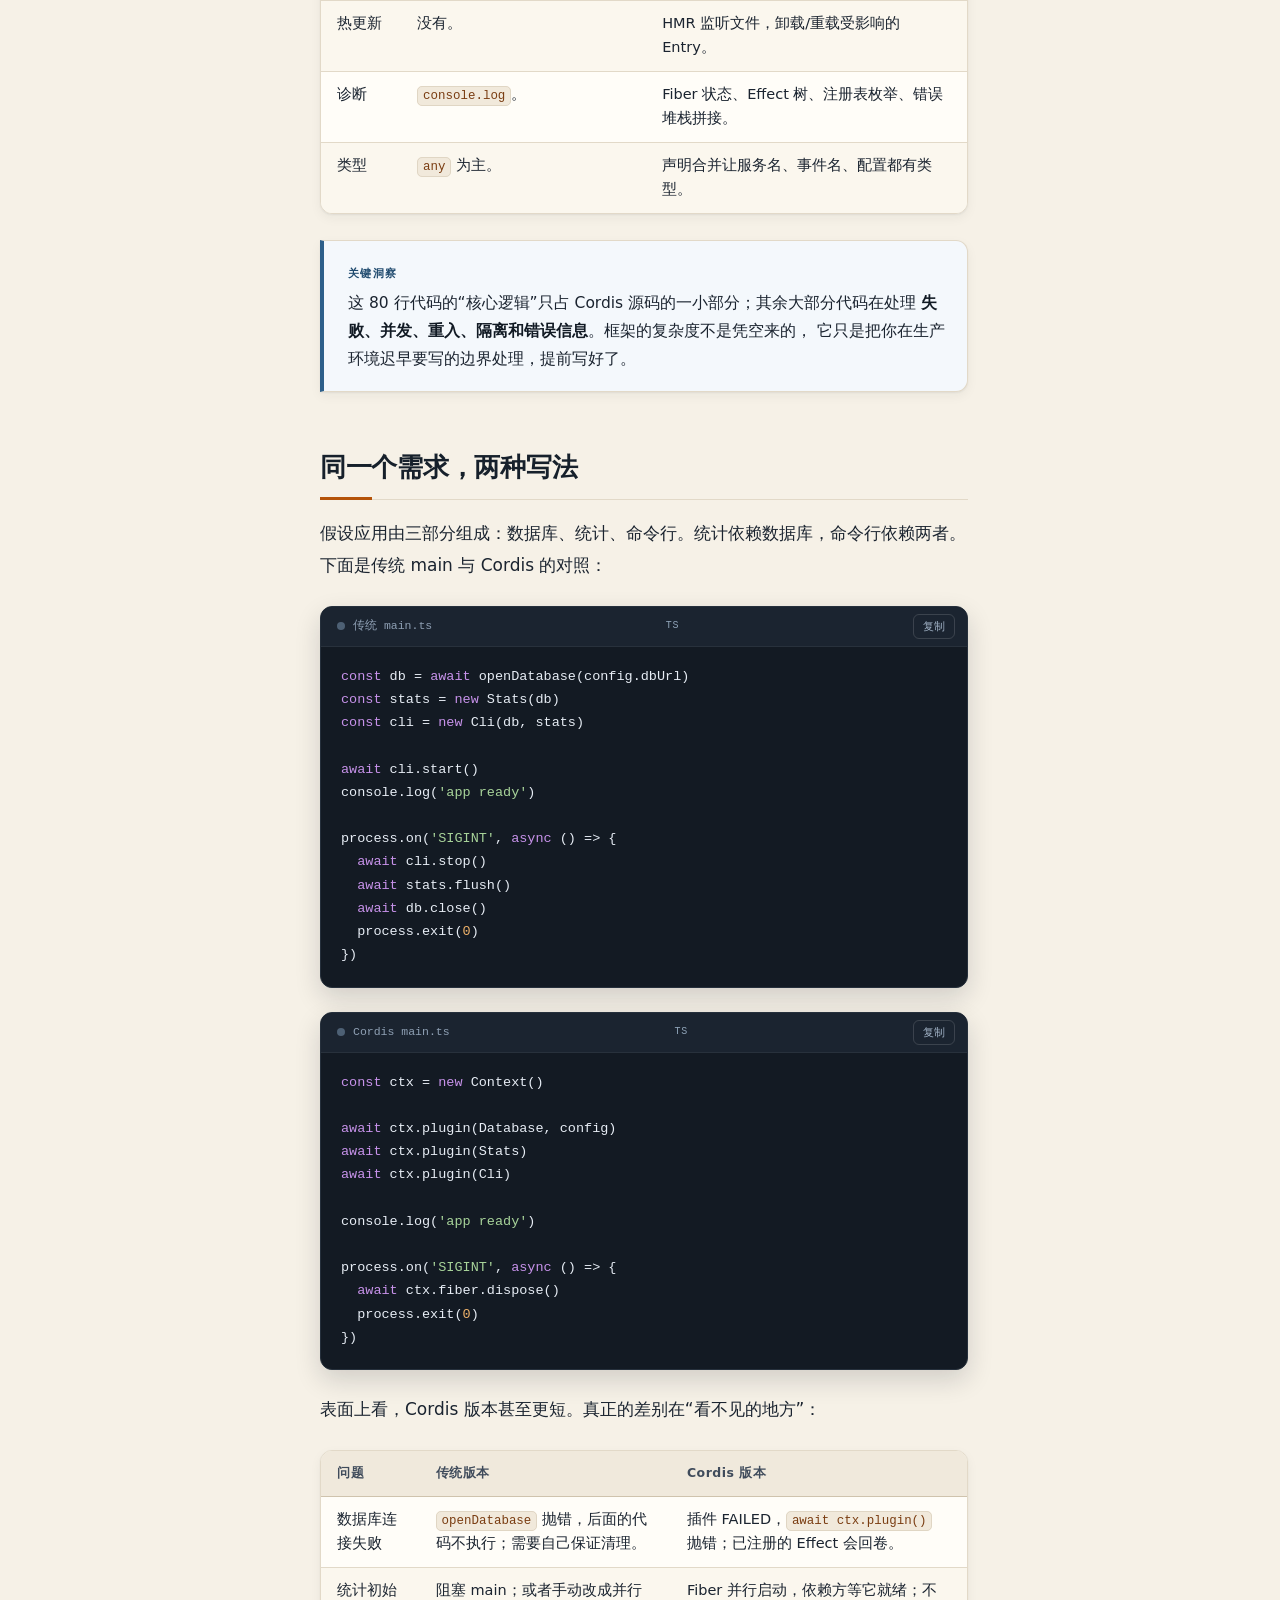
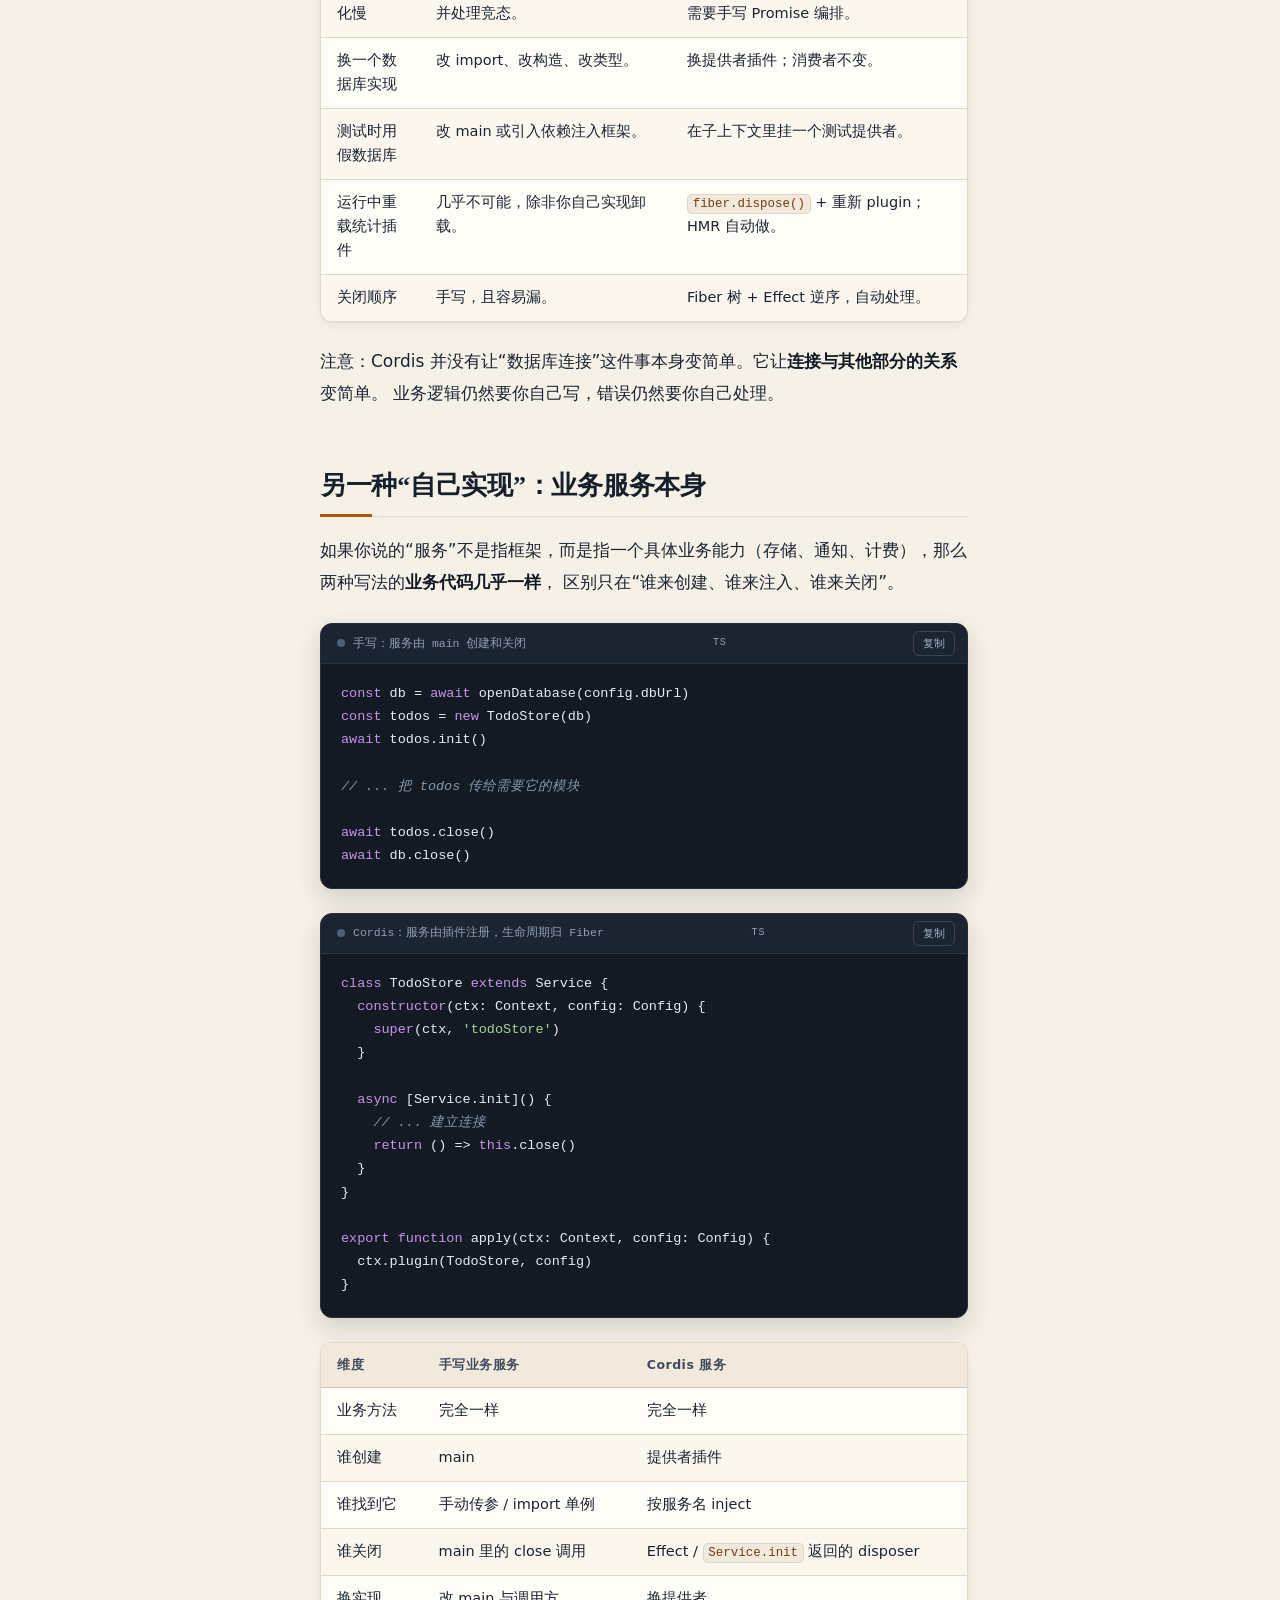
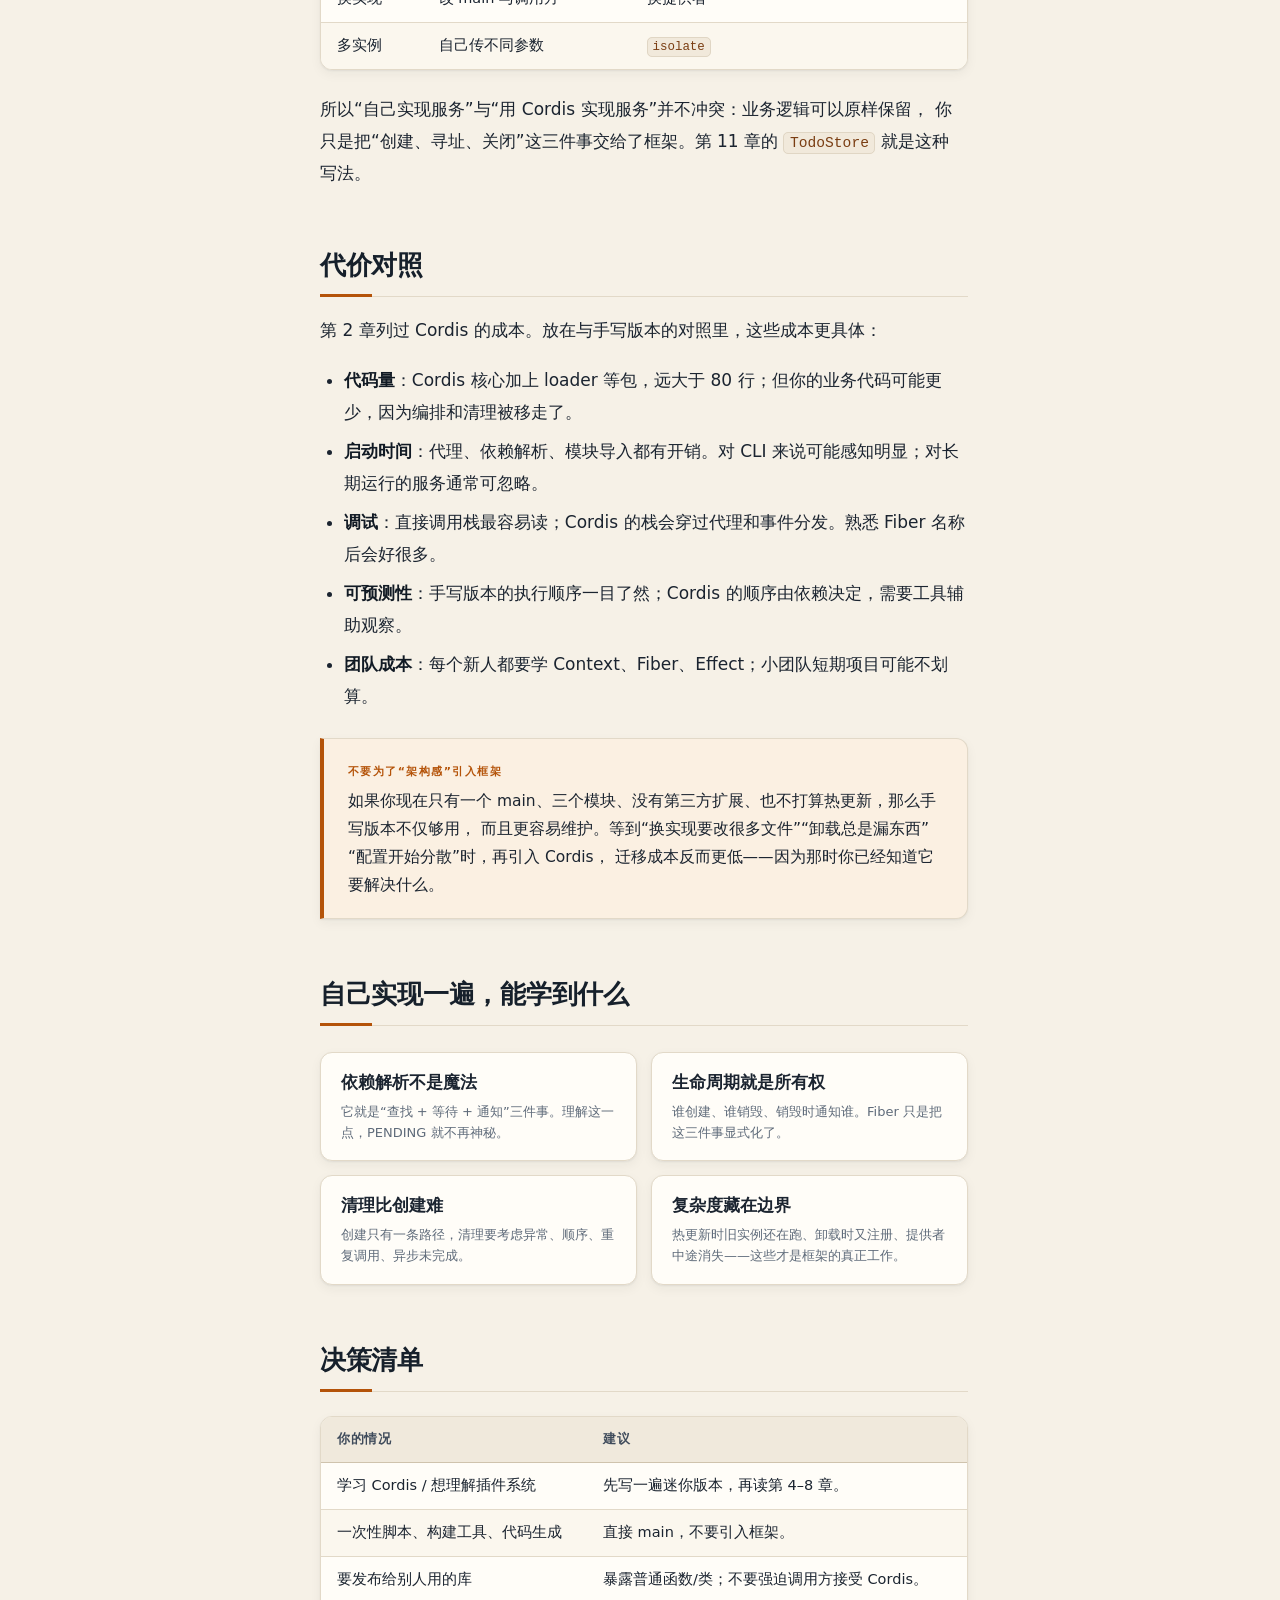
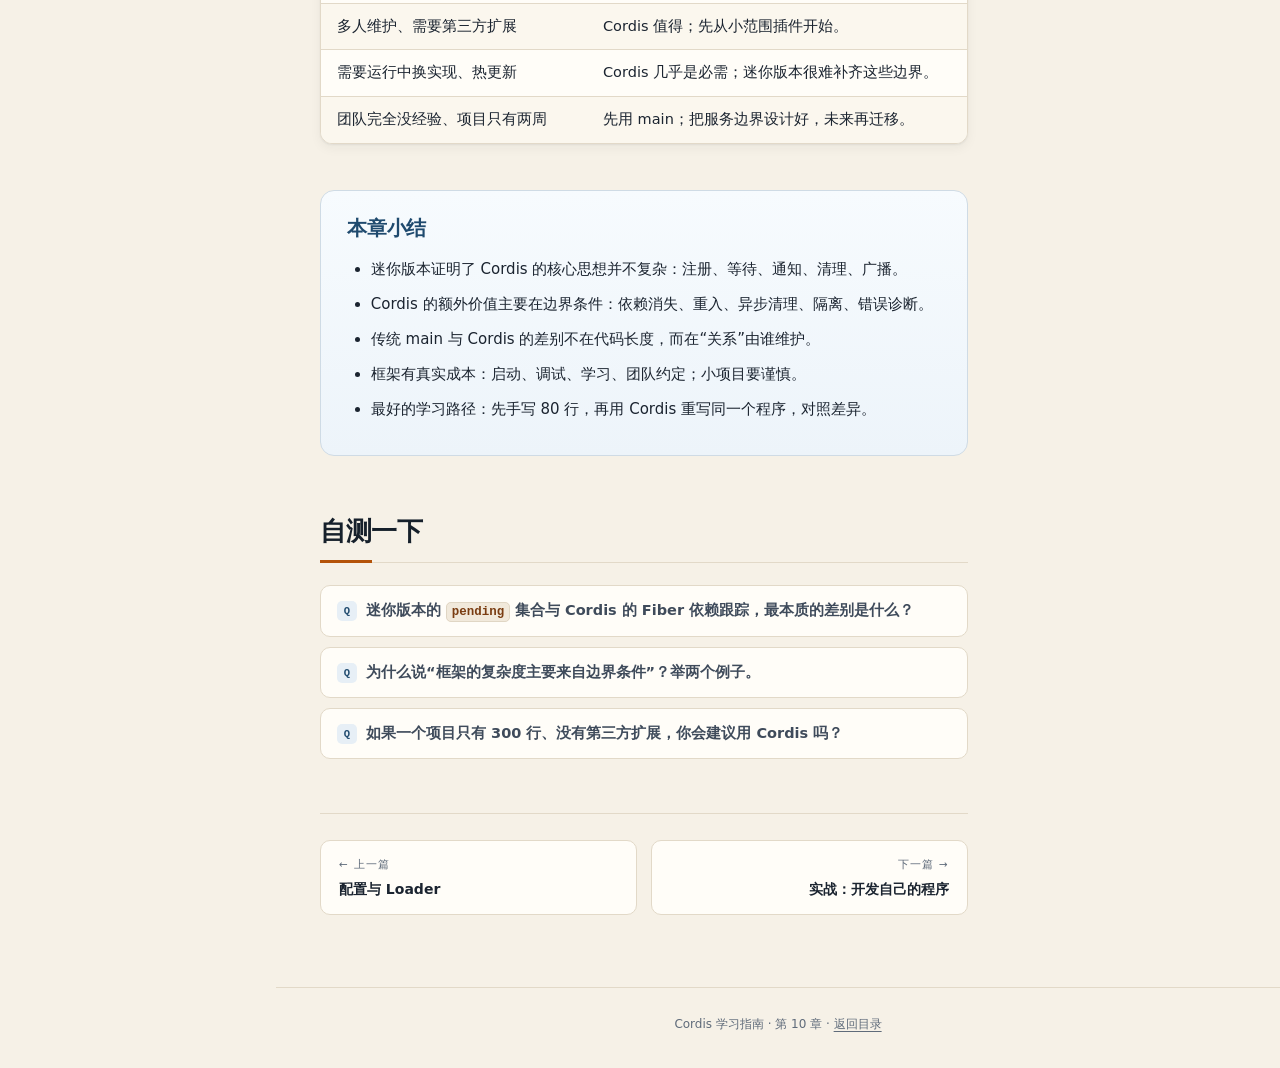
<file: cordis学习指南/10-diy-comparison.html>
<!doctype html>
<html lang="zh-CN">
<head>
  <meta charset="utf-8">
  <meta name="viewport" content="width=device-width, initial-scale=1">
  <title>第 10 章 · 与手写 main 的异同 — Cordis 学习指南</title>
  <meta name="description" content="用 80 行实现一个迷你插件容器，再与 Cordis 逐项对照：依赖解析、生命周期、清理、隔离、配置与 HMR 的差异和代价。">
  <link rel="stylesheet" href="assets/style.css">
</head>
<body data-page="10">
  <div class="reading-progress" id="reading-progress"></div>
  <a class="skip-link" href="#main">跳到正文</a>

  <aside class="sidebar" id="sidebar">
    <a class="brand" href="index.html">
      <span class="brand-mark" aria-hidden="true">C</span>
      <span class="brand-text">
        <span class="brand-title">Cordis 学习指南</span>
        <span class="brand-sub">ZERO TO PLUGIN TREE</span>
      </span>
    </a>
    <nav class="nav" id="site-nav" aria-label="课程目录"></nav>
    <div class="sidebar-foot">
      <strong>第四篇 · 对照与实战</strong><br>
      第 10 / 12 章<br>
      约 30 分钟
    </div>
  </aside>
  <div class="sidebar-backdrop" id="sidebar-backdrop"></div>

  <div class="shell">
    <header class="topbar">
      <button class="menu-btn" id="menu-btn" type="button" aria-label="打开课程目录" aria-expanded="false" aria-controls="sidebar">☰</button>
      <a class="topbar-brand" href="index.html">Cordis 学习指南</a>
      <div class="topbar-meta">
        <span class="chapter-indicator" id="chapter-indicator">第 10 / 12 章</span>
        <a href="index.html#outline">课程地图</a>
      </div>
    </header>

    <div class="content-wrap">
      <main id="main" class="prose">
        <header class="chapter-head">
          <div class="kicker">
            <span>第四篇 · 对照与实战</span><span class="dot"></span>
            <span class="kicker-muted">第 10 章</span>
          </div>
          <h1>与手写 main 的异同</h1>
          <p class="lead">
            理解一个框架最快的方式，不是读它的文档，而是自己写一个“能跑的最小版本”，然后看它在哪里开始力不从心。
            这一章我们用 80 行实现一个迷你插件容器，再把它和 Cordis 放在同一张桌子上逐项对照。
          </p>
          <div class="meta-row">
            <span class="chip"><strong>难度</strong> 进阶</span>
            <span class="chip"><strong>阅读</strong> 约 30 分钟</span>
            <span class="chip"><strong>前置</strong> 第 6–8 章</span>
            <span class="chip"><strong>关键词</strong> 对照 · 取舍 · 迷你框架</span>
          </div>
        </header>

        <div class="learn-box">
          <span class="label">本章你将学会</span>
          <ul>
            <li>亲手实现依赖注入 + 生命周期 + 事件的最小闭环；</li>
            <li>说清 Cordis 比“从 main 手写”多了哪些能力，分别值多少钱；</li>
            <li>判断什么时候迷你版本就够了，什么时候必须用成熟框架；</li>
            <li>理解框架复杂度的真正来源：边界条件，而不是 API 数量。</li>
          </ul>
        </div>

        <h2 id="three">先明确：我们在比较三种东西</h2>
        <div class="table-wrap">
          <table>
            <thead>
              <tr><th>写法</th><th>核心</th><th>适合</th></tr>
            </thead>
            <tbody>
              <tr>
                <td><strong>A. 直接写 main</strong></td>
                <td>按顺序 new、调用、关闭。</td>
                <td>小脚本、一次性任务、原型。</td>
              </tr>
              <tr>
                <td><strong>B. 手写迷你容器</strong></td>
                <td>自己实现注册、依赖、清理、事件。</td>
                <td>学习；或需求极窄、不想引入依赖的项目。</td>
              </tr>
              <tr>
                <td><strong>C. Cordis</strong></td>
                <td>成熟的容器 + 生命周期 + 事件 + 加载器 + 生态。</td>
                <td>插件平台、长期运行、多人扩展、需要热更新。</td>
              </tr>
            </tbody>
          </table>
        </div>

        <p>
          很多“框架之争”把 A 和 C 直接对比，结论往往是“小项目不需要框架”或“大项目必须用框架”。
          真正有意思的对照是 <strong>B 和 C</strong>：它们做的是同一件事，只是完成度不同。
        </p>

        <h2 id="mini">80 行迷你插件容器</h2>
        <p>
          下面这段代码实现了 Cordis 最核心的四件事：服务注册、依赖等待、Effect 清理、事件广播。
          它不追求生产可用，只追求“看得懂、跑得通”。
        </p>

        <div class="code-card">
          <div class="code-head"><span class="code-file">mini-cordis.ts</span><span class="code-lang">ts</span></div>
          <pre><code class="language-ts">type Disposer = () =&gt; void | Promise&lt;void&gt;
type Plugin = ((ctx: Context) =&gt; void) &amp; { inject?: string[] }

const pending = new Set&lt;() =&gt; void&gt;()

class Context {
  private services = new Map&lt;string, any&gt;()
  private disposers: Disposer[] = []
  private listeners = new Map&lt;string, Function[]&gt;()

  constructor(private parent?: Context) {}

  private find(name: string): Context | undefined {
    if (this.services.has(name)) return this
    return this.parent?.find(name)
  }

  has(name: string) {
    return !!this.find(name)
  }

  get(name: string): any {
    return this.find(name)?.services.get(name)
  }

  provide(name: string, value: any) {
    if (this.find(name)) throw new Error(`duplicate service: ${name}`)
    this.services.set(name, value)
    this.effect(() =&gt; () =&gt; { this.services.delete(name) })
    for (const retry of [...pending]) retry()
  }

  effect(setup: () =&gt; Disposer) {
    const dispose = setup()
    this.disposers.push(dispose)
    return dispose
  }

  on(event: string, listener: (...args: any[]) =&gt; void) {
    const list = this.listeners.get(event) ?? []
    list.push(listener)
    this.listeners.set(event, list)
    this.effect(() =&gt; () =&gt; {
      const index = list.indexOf(listener)
      if (index &gt;= 0) list.splice(index, 1)
    })
  }

  emit(event: string, ...args: any[]) {
    for (const listener of this.listeners.get(event) ?? []) listener(...args)
  }

  plugin(plugin: Plugin) {
    const ctx = new Context(this)
    const start = () =&gt; {
      const missing = (plugin.inject ?? []).filter(name =&gt; !ctx.has(name))
      if (missing.length) {
        pending.add(start)
        return
      }
      pending.delete(start)
      plugin(ctx)
    }
    start()
    return {
      ctx,
      async dispose() {
        pending.delete(start)
        for (const dispose of ctx.disposers.splice(0).reverse()) await dispose()
      },
    }
  }
}</code></pre>
        </div>

        <p>用起来是这样的：</p>

        <div class="code-card">
          <div class="code-head"><span class="code-file">demo.ts</span><span class="code-lang">ts</span></div>
          <pre><code class="language-ts">const root = new Context()
root.provide('db', { query: () =&gt; 'ok' })

root.plugin(Object.assign((ctx: Context) =&gt; {
  console.log('consumer sees', ctx.get('db').query())

  ctx.on('ping', () =&gt; console.log('pong'))
}, { inject: ['db'] }))

root.emit('ping')</code></pre>
        </div>

        <div class="code-card output">
          <div class="code-head"><span class="code-file">终端</span><span class="code-lang">output</span></div>
          <pre><code>consumer sees ok
pong</code></pre>
        </div>

        <p>它已经具备了 Cordis 的骨架：</p>
        <ul>
          <li><code>provide</code> 把能力放进容器，<code>inject</code> 让插件等待依赖；</li>
          <li><code>effect</code> 收集清理函数，<code>dispose</code> 逆序执行；</li>
          <li><code>on</code> / <code>emit</code> 提供最小的事件广播；</li>
          <li>子上下文通过 <code>parent</code> 继承服务。</li>
        </ul>

        <p>
          如果你能独立写出这段代码，说明你已经理解了 Cordis 80% 的<strong>核心思想</strong>。
          剩下的 20%，才是它真正复杂、也真正值钱的地方。
        </p>

        <h2 id="missing">迷你版本省略了什么</h2>
        <p>把上面的代码和 Cordis 对比，会发现差距不在“功能列表”，而在“边界条件”：</p>

        <div class="table-wrap">
          <table>
            <thead>
              <tr><th>能力</th><th>迷你版本</th><th>Cordis</th></tr>
            </thead>
            <tbody>
              <tr>
                <td>依赖缺失</td>
                <td>记在一个全局 <code>pending</code> 集合里，服务一到就重试。</td>
                <td>每个 Fiber 独立跟踪依赖快照；支持隔离作用域、提供者替换、可选依赖。</td>
              </tr>
              <tr>
                <td>依赖消失</td>
                <td>不处理；消费者继续持有旧引用。</td>
                <td>自动卸载消费者，等提供者恢复后重载。</td>
              </tr>
              <tr>
                <td>强依赖检查</td>
                <td>只检查 <code>inject</code> 名字，不能阻止直接 <code>ctx.db</code>。</td>
                <td>Proxy 拦截属性读取，没有 inject 直接报错。</td>
              </tr>
              <tr>
                <td>卸载顺序</td>
                <td>只处理当前上下文的 disposer。</td>
                <td>Fiber 树递归卸载，父等子，异步清理可等待。</td>
              </tr>
              <tr>
                <td>重入安全</td>
                <td>卸载过程中再注册会直接漏掉。</td>
                <td>处理“卸载时又注册”“卸载时又卸载”等竞态。</td>
              </tr>
              <tr>
                <td>事件</td>
                <td>同步遍历，无返回值、无优先级、无异步等待。</td>
                <td>五种分发模式、waterfall 中间件、prepend/global、错误聚合。</td>
              </tr>
              <tr>
                <td>配置</td>
                <td>没有。</td>
                <td>Schema 校验、默认值、配置更新、volatile 引用。</td>
              </tr>
              <tr>
                <td>隔离</td>
                <td>没有。</td>
                <td><code>isolate</code>、<code>intercept</code>、Loader 级作用域。</td>
              </tr>
              <tr>
                <td>装配</td>
                <td>代码里手动 <code>plugin</code>。</td>
                <td>Loader + <code>cordis.yml</code>，支持分组、禁用、补丁。</td>
              </tr>
              <tr>
                <td>热更新</td>
                <td>没有。</td>
                <td>HMR 监听文件，卸载/重载受影响的 Entry。</td>
              </tr>
              <tr>
                <td>诊断</td>
                <td><code>console.log</code>。</td>
                <td>Fiber 状态、Effect 树、注册表枚举、错误堆栈拼接。</td>
              </tr>
              <tr>
                <td>类型</td>
                <td><code>any</code> 为主。</td>
                <td>声明合并让服务名、事件名、配置都有类型。</td>
              </tr>
            </tbody>
          </table>
        </div>

        <div class="callout info">
          <span class="label">关键洞察</span>
          <p>
            这 80 行代码的“核心逻辑”只占 Cordis 源码的一小部分；其余大部分代码在处理
            <strong>失败、并发、重入、隔离和错误信息</strong>。框架的复杂度不是凭空来的，
            它只是把你在生产环境迟早要写的边界处理，提前写好了。
          </p>
        </div>

        <h2 id="side-by-side">同一个需求，两种写法</h2>
        <p>
          假设应用由三部分组成：数据库、统计、命令行。统计依赖数据库，命令行依赖两者。
          下面是传统 main 与 Cordis 的对照：
        </p>

        <div class="code-card">
          <div class="code-head"><span class="code-file">传统 main.ts</span><span class="code-lang">ts</span></div>
          <pre><code class="language-ts">const db = await openDatabase(config.dbUrl)
const stats = new Stats(db)
const cli = new Cli(db, stats)

await cli.start()
console.log('app ready')

process.on('SIGINT', async () =&gt; {
  await cli.stop()
  await stats.flush()
  await db.close()
  process.exit(0)
})</code></pre>
        </div>

        <div class="code-card">
          <div class="code-head"><span class="code-file">Cordis main.ts</span><span class="code-lang">ts</span></div>
          <pre><code class="language-ts">const ctx = new Context()

await ctx.plugin(Database, config)
await ctx.plugin(Stats)
await ctx.plugin(Cli)

console.log('app ready')

process.on('SIGINT', async () =&gt; {
  await ctx.fiber.dispose()
  process.exit(0)
})</code></pre>
        </div>

        <p>表面上看，Cordis 版本甚至更短。真正的差别在“看不见的地方”：</p>

        <div class="table-wrap">
          <table>
            <thead>
              <tr><th>问题</th><th>传统版本</th><th>Cordis 版本</th></tr>
            </thead>
            <tbody>
              <tr>
                <td>数据库连接失败</td>
                <td><code>openDatabase</code> 抛错，后面的代码不执行；需要自己保证清理。</td>
                <td>插件 FAILED，<code>await ctx.plugin()</code> 抛错；已注册的 Effect 会回卷。</td>
              </tr>
              <tr>
                <td>统计初始化慢</td>
                <td>阻塞 main；或者手动改成并行并处理竞态。</td>
                <td>Fiber 并行启动，依赖方等它就绪；不需要手写 Promise 编排。</td>
              </tr>
              <tr>
                <td>换一个数据库实现</td>
                <td>改 import、改构造、改类型。</td>
                <td>换提供者插件；消费者不变。</td>
              </tr>
              <tr>
                <td>测试时用假数据库</td>
                <td>改 main 或引入依赖注入框架。</td>
                <td>在子上下文里挂一个测试提供者。</td>
              </tr>
              <tr>
                <td>运行中重载统计插件</td>
                <td>几乎不可能，除非你自己实现卸载。</td>
                <td><code>fiber.dispose()</code> + 重新 plugin；HMR 自动做。</td>
              </tr>
              <tr>
                <td>关闭顺序</td>
                <td>手写，且容易漏。</td>
                <td>Fiber 树 + Effect 逆序，自动处理。</td>
              </tr>
            </tbody>
          </table>
        </div>

        <p>
          注意：Cordis 并没有让“数据库连接”这件事本身变简单。它让<strong>连接与其他部分的关系</strong>变简单。
          业务逻辑仍然要你自己写，错误仍然要你自己处理。
        </p>

        <h2 id="business-service">另一种“自己实现”：业务服务本身</h2>
        <p>
          如果你说的“服务”不是指框架，而是指一个具体业务能力（存储、通知、计费），那么两种写法的<strong>业务代码几乎一样</strong>，
          区别只在“谁来创建、谁来注入、谁来关闭”。
        </p>

        <div class="code-card">
          <div class="code-head"><span class="code-file">手写：服务由 main 创建和关闭</span><span class="code-lang">ts</span></div>
          <pre><code class="language-ts">const db = await openDatabase(config.dbUrl)
const todos = new TodoStore(db)
await todos.init()

// ... 把 todos 传给需要它的模块

await todos.close()
await db.close()</code></pre>
        </div>

        <div class="code-card">
          <div class="code-head"><span class="code-file">Cordis：服务由插件注册，生命周期归 Fiber</span><span class="code-lang">ts</span></div>
          <pre><code class="language-ts">class TodoStore extends Service {
  constructor(ctx: Context, config: Config) {
    super(ctx, 'todoStore')
  }

  async [Service.init]() {
    // ... 建立连接
    return () =&gt; this.close()
  }
}

export function apply(ctx: Context, config: Config) {
  ctx.plugin(TodoStore, config)
}</code></pre>
        </div>

        <div class="table-wrap">
          <table>
            <thead>
              <tr><th>维度</th><th>手写业务服务</th><th>Cordis 服务</th></tr>
            </thead>
            <tbody>
              <tr><td>业务方法</td><td>完全一样</td><td>完全一样</td></tr>
              <tr><td>谁创建</td><td>main</td><td>提供者插件</td></tr>
              <tr><td>谁找到它</td><td>手动传参 / import 单例</td><td>按服务名 inject</td></tr>
              <tr><td>谁关闭</td><td>main 里的 close 调用</td><td>Effect / <code>Service.init</code> 返回的 disposer</td></tr>
              <tr><td>换实现</td><td>改 main 与调用方</td><td>换提供者</td></tr>
              <tr><td>多实例</td><td>自己传不同参数</td><td><code>isolate</code></td></tr>
            </tbody>
          </table>
        </div>

        <p>
          所以“自己实现服务”与“用 Cordis 实现服务”并不冲突：业务逻辑可以原样保留，
          你只是把“创建、寻址、关闭”这三件事交给了框架。第 11 章的 <code>TodoStore</code> 就是这种写法。
        </p>

        <h2 id="cost">代价对照</h2>
        <p>
          第 2 章列过 Cordis 的成本。放在与手写版本的对照里，这些成本更具体：
        </p>
        <ul>
          <li><strong>代码量</strong>：Cordis 核心加上 loader 等包，远大于 80 行；但你的业务代码可能更少，因为编排和清理被移走了。</li>
          <li><strong>启动时间</strong>：代理、依赖解析、模块导入都有开销。对 CLI 来说可能感知明显；对长期运行的服务通常可忽略。</li>
          <li><strong>调试</strong>：直接调用栈最容易读；Cordis 的栈会穿过代理和事件分发。熟悉 Fiber 名称后会好很多。</li>
          <li><strong>可预测性</strong>：手写版本的执行顺序一目了然；Cordis 的顺序由依赖决定，需要工具辅助观察。</li>
          <li><strong>团队成本</strong>：每个新人都要学 Context、Fiber、Effect；小团队短期项目可能不划算。</li>
        </ul>

        <div class="callout warn">
          <span class="label">不要为了“架构感”引入框架</span>
          <p>
            如果你现在只有一个 main、三个模块、没有第三方扩展、也不打算热更新，那么手写版本不仅够用，
            而且更容易维护。等到“换实现要改很多文件”“卸载总是漏东西”“配置开始分散”时，再引入 Cordis，
            迁移成本反而更低——因为那时你已经知道它要解决什么。
          </p>
        </div>

        <h2 id="lessons">自己实现一遍，能学到什么</h2>
        <div class="chapter-grid">
          <div class="chapter-card" style="cursor:default">
            <span class="cc-top"><span class="cc-title">依赖解析不是魔法</span></span>
            <span class="cc-desc">它就是“查找 + 等待 + 通知”三件事。理解这一点，PENDING 就不再神秘。</span>
          </div>
          <div class="chapter-card" style="cursor:default">
            <span class="cc-top"><span class="cc-title">生命周期就是所有权</span></span>
            <span class="cc-desc">谁创建、谁销毁、销毁时通知谁。Fiber 只是把这三件事显式化了。</span>
          </div>
          <div class="chapter-card" style="cursor:default">
            <span class="cc-top"><span class="cc-title">清理比创建难</span></span>
            <span class="cc-desc">创建只有一条路径，清理要考虑异常、顺序、重复调用、异步未完成。</span>
          </div>
          <div class="chapter-card" style="cursor:default">
            <span class="cc-top"><span class="cc-title">复杂度藏在边界</span></span>
            <span class="cc-desc">热更新时旧实例还在跑、卸载时又注册、提供者中途消失——这些才是框架的真正工作。</span>
          </div>
        </div>

        <h2 id="when">决策清单</h2>
        <div class="table-wrap">
          <table>
            <thead>
              <tr><th>你的情况</th><th>建议</th></tr>
            </thead>
            <tbody>
              <tr>
                <td>学习 Cordis / 想理解插件系统</td>
                <td>先写一遍迷你版本，再读第 4–8 章。</td>
              </tr>
              <tr>
                <td>一次性脚本、构建工具、代码生成</td>
                <td>直接 main，不要引入框架。</td>
              </tr>
              <tr>
                <td>要发布给别人用的库</td>
                <td>暴露普通函数/类；不要强迫调用方接受 Cordis。</td>
              </tr>
              <tr>
                <td>多人维护、需要第三方扩展</td>
                <td>Cordis 值得；先从小范围插件开始。</td>
              </tr>
              <tr>
                <td>需要运行中换实现、热更新</td>
                <td>Cordis 几乎是必需；迷你版本很难补齐这些边界。</td>
              </tr>
              <tr>
                <td>团队完全没经验、项目只有两周</td>
                <td>先用 main；把服务边界设计好，未来再迁移。</td>
              </tr>
            </tbody>
          </table>
        </div>

        <div class="summary">
          <h2>本章小结</h2>
          <ul>
            <li>迷你版本证明了 Cordis 的核心思想并不复杂：注册、等待、通知、清理、广播。</li>
            <li>Cordis 的额外价值主要在边界条件：依赖消失、重入、异步清理、隔离、错误诊断。</li>
            <li>传统 main 与 Cordis 的差别不在代码长度，而在“关系”由谁维护。</li>
            <li>框架有真实成本：启动、调试、学习、团队约定；小项目要谨慎。</li>
            <li>最好的学习路径：先手写 80 行，再用 Cordis 重写同一个程序，对照差异。</li>
          </ul>
        </div>

        <h2 id="quiz">自测一下</h2>
        <div class="quiz">
          <details>
            <summary>迷你版本的 <code>pending</code> 集合与 Cordis 的 Fiber 依赖跟踪，最本质的差别是什么？</summary>
            <div class="answer">
              <p>
                迷你版本只有一个全局待办集合，谁缺依赖都往里塞，服务一到就全部重试；它不记录“某个插件依赖某个服务的哪个作用域版本”。
                Cordis 为每个 Fiber 保存依赖快照（服务名 + 提供者 Fiber），因此能精确处理隔离、替换、提供者消失与重入。
              </p>
            </div>
          </details>
          <details>
            <summary>为什么说“框架的复杂度主要来自边界条件”？举两个例子。</summary>
            <div class="answer">
              <p>
                例如：插件在异步初始化尚未完成时被卸载，框架要等初始化结束再清理；插件在卸载过程中又注册了新的 Effect，
                框架要拒绝或正确纳入本次卸载。这些情况在正常路径上永远不会遇到，但在热更新和故障恢复时必然出现。
              </p>
            </div>
          </details>
          <details>
            <summary>如果一个项目只有 300 行、没有第三方扩展，你会建议用 Cordis 吗？</summary>
            <div class="answer">
              <p>
                通常不会。这个规模下，main 的直白和低启动成本更有价值。可以先把“能力边界”设计好（例如用接口隔离数据库），
                等出现替换、扩展、热更新需求时再迁移，成本并不高。
              </p>
            </div>
          </details>
        </div>

        <nav class="pager" id="pager" aria-label="章节翻页"></nav>
      </main>

      <aside class="toc" id="toc" aria-label="本章目录">
        <div class="toc-title">本章目录</div>
        <ol id="toc-list"></ol>
      </aside>
    </div>

    <footer class="site-foot">
      <p>Cordis 学习指南 · 第 10 章 · <a href="index.html">返回目录</a></p>
    </footer>
  </div>

  <script src="assets/app.js"></script>
</body>
</html>
</file>
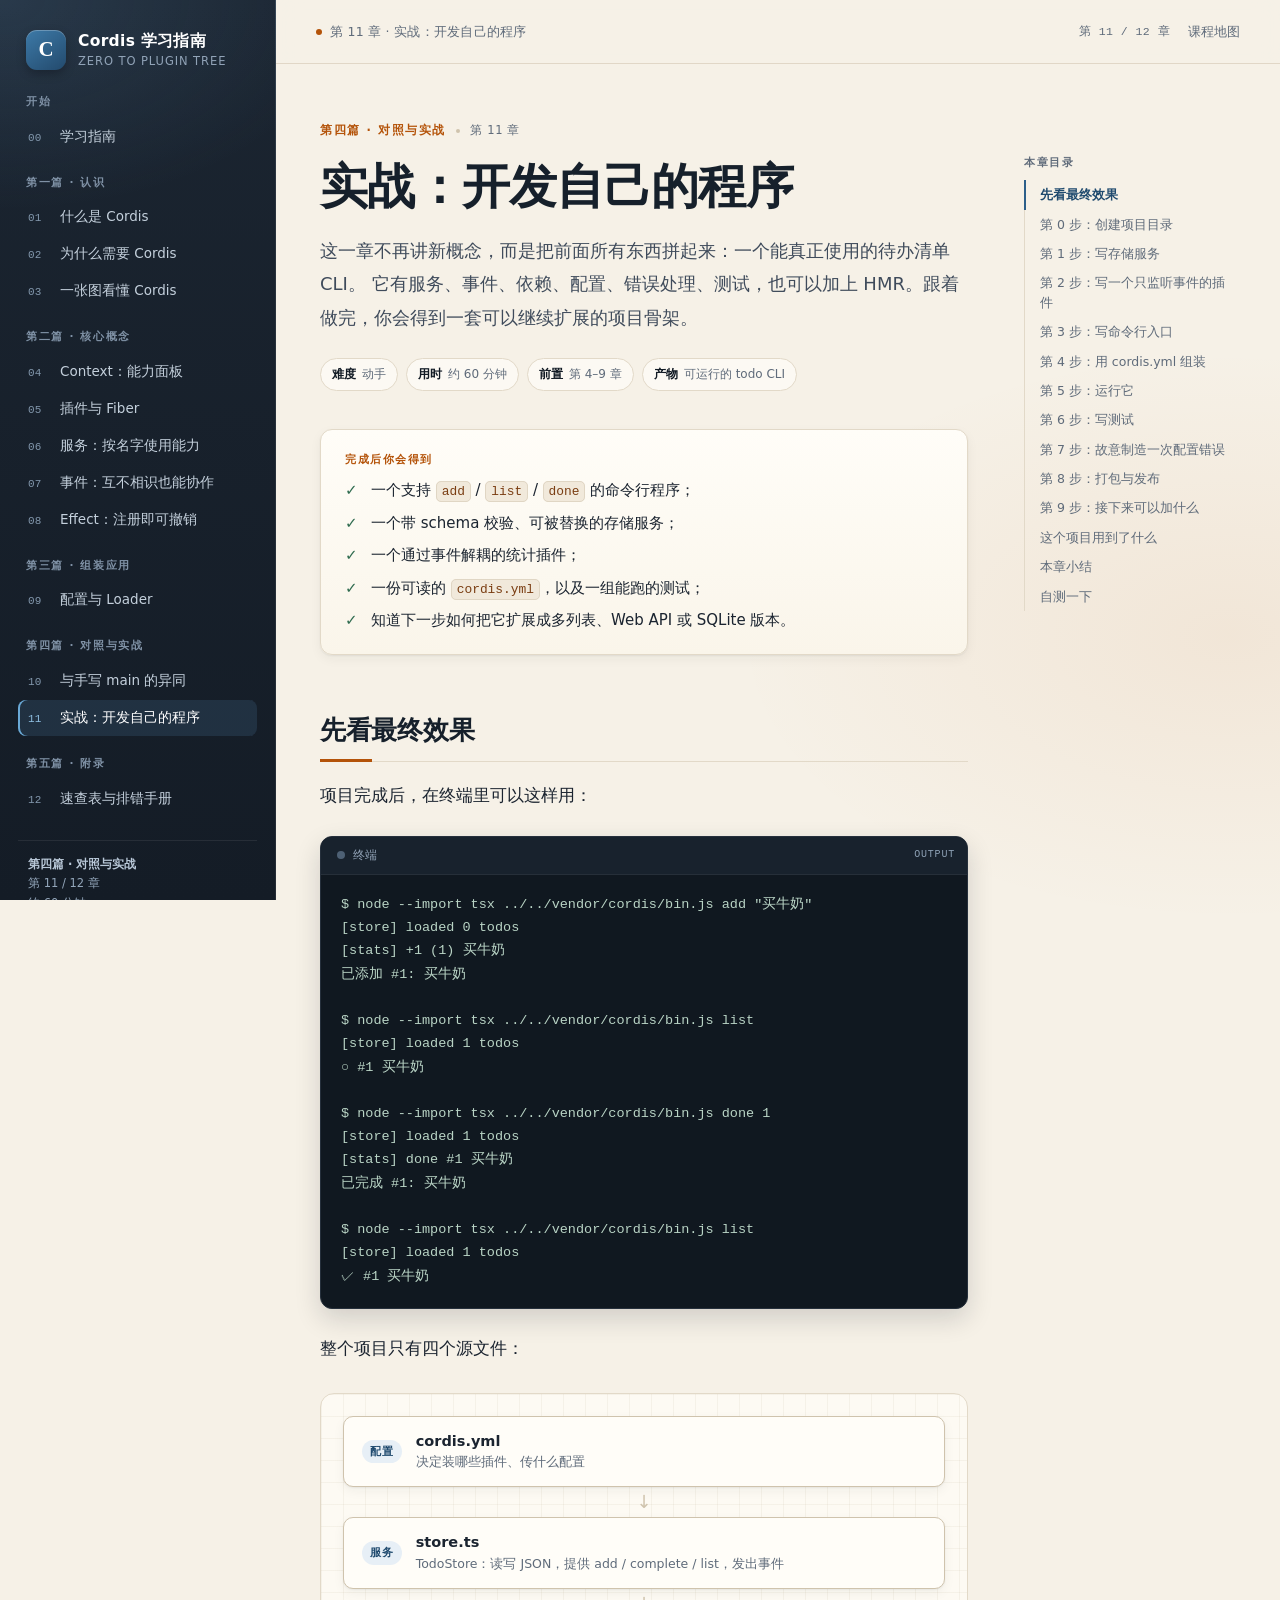
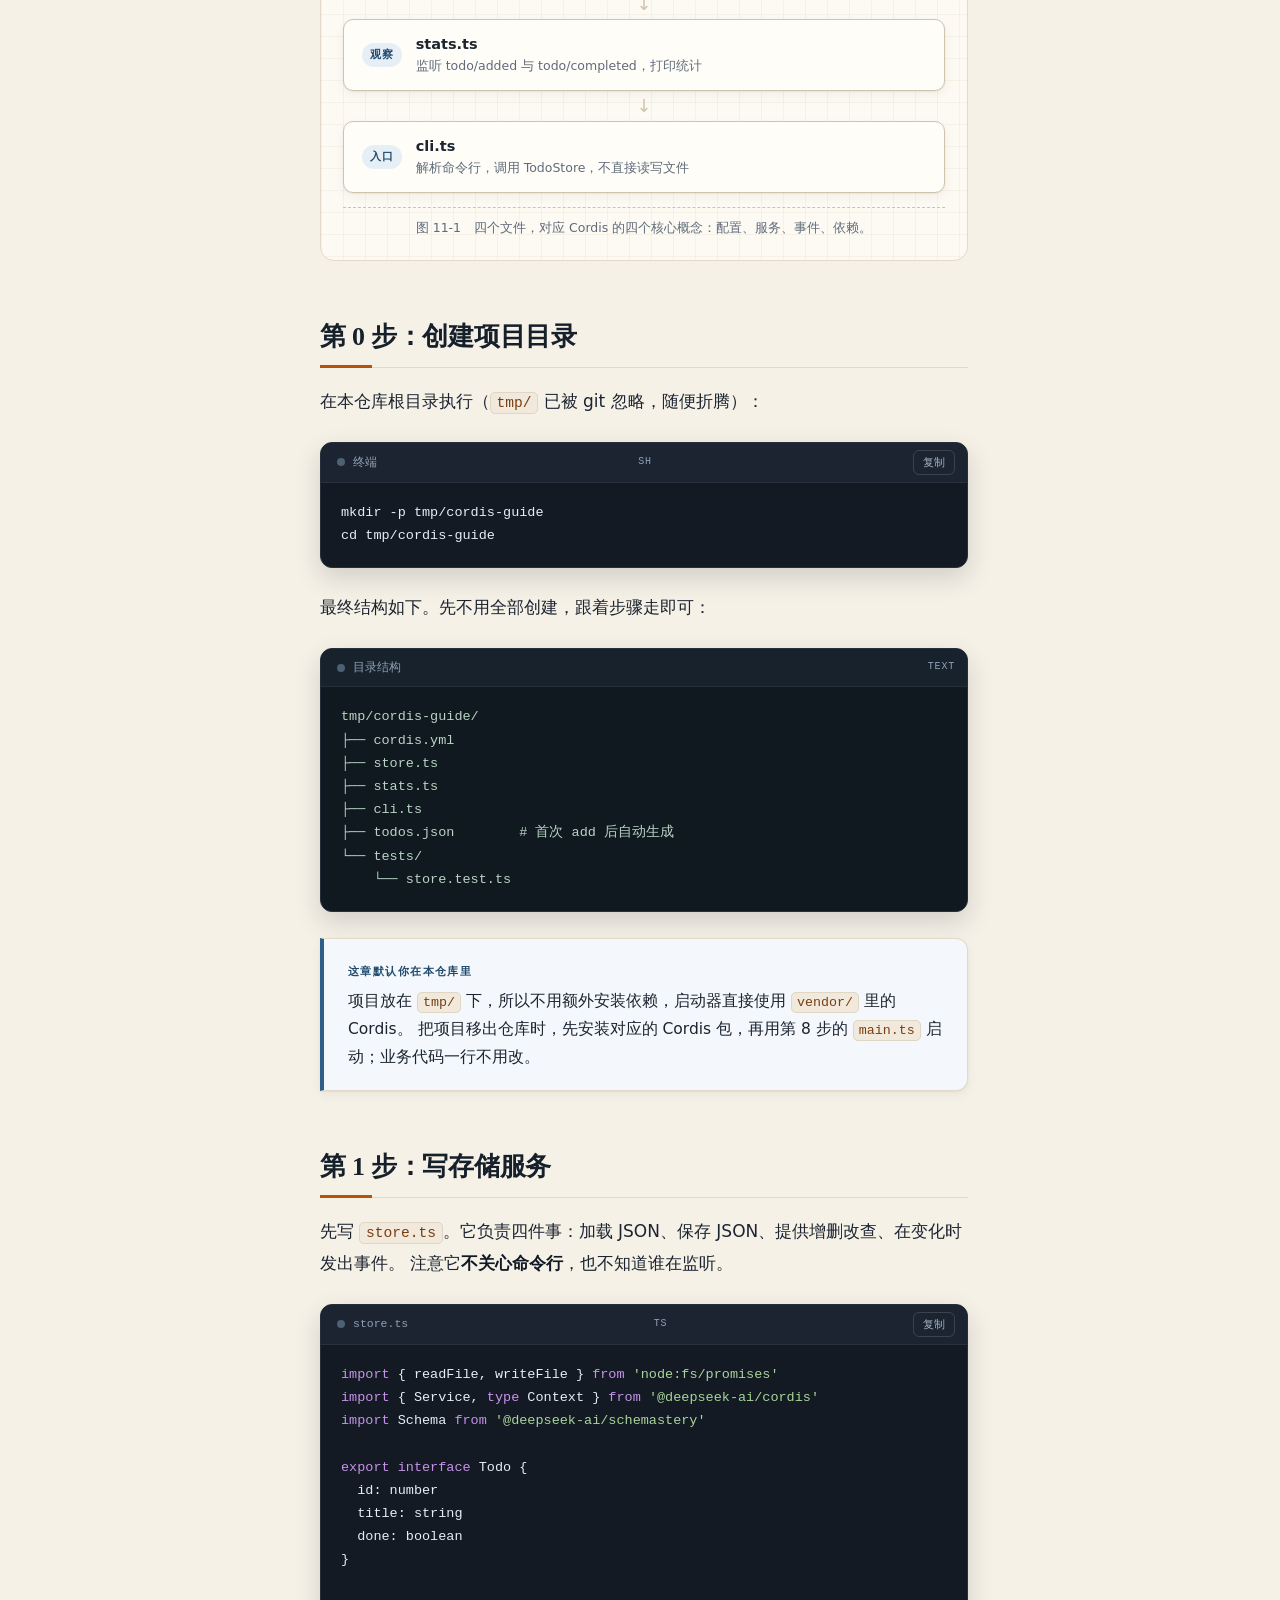
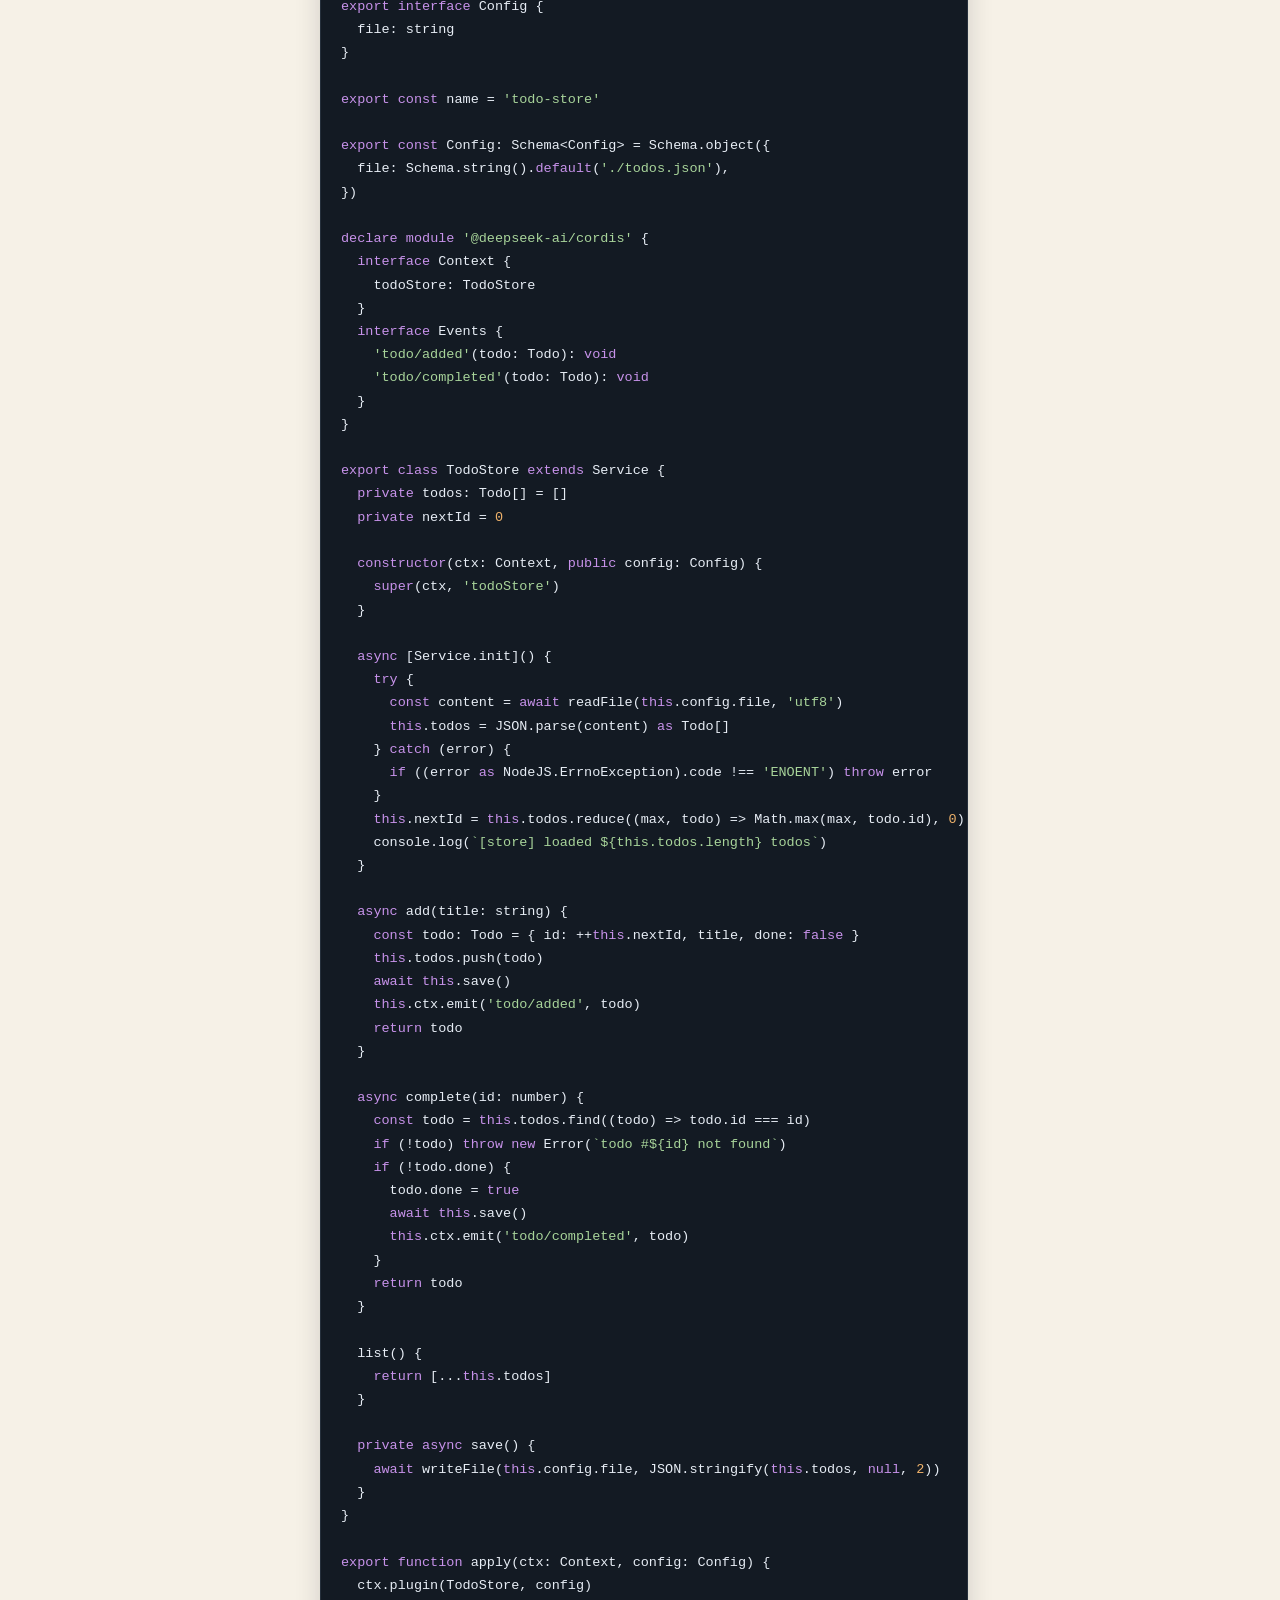
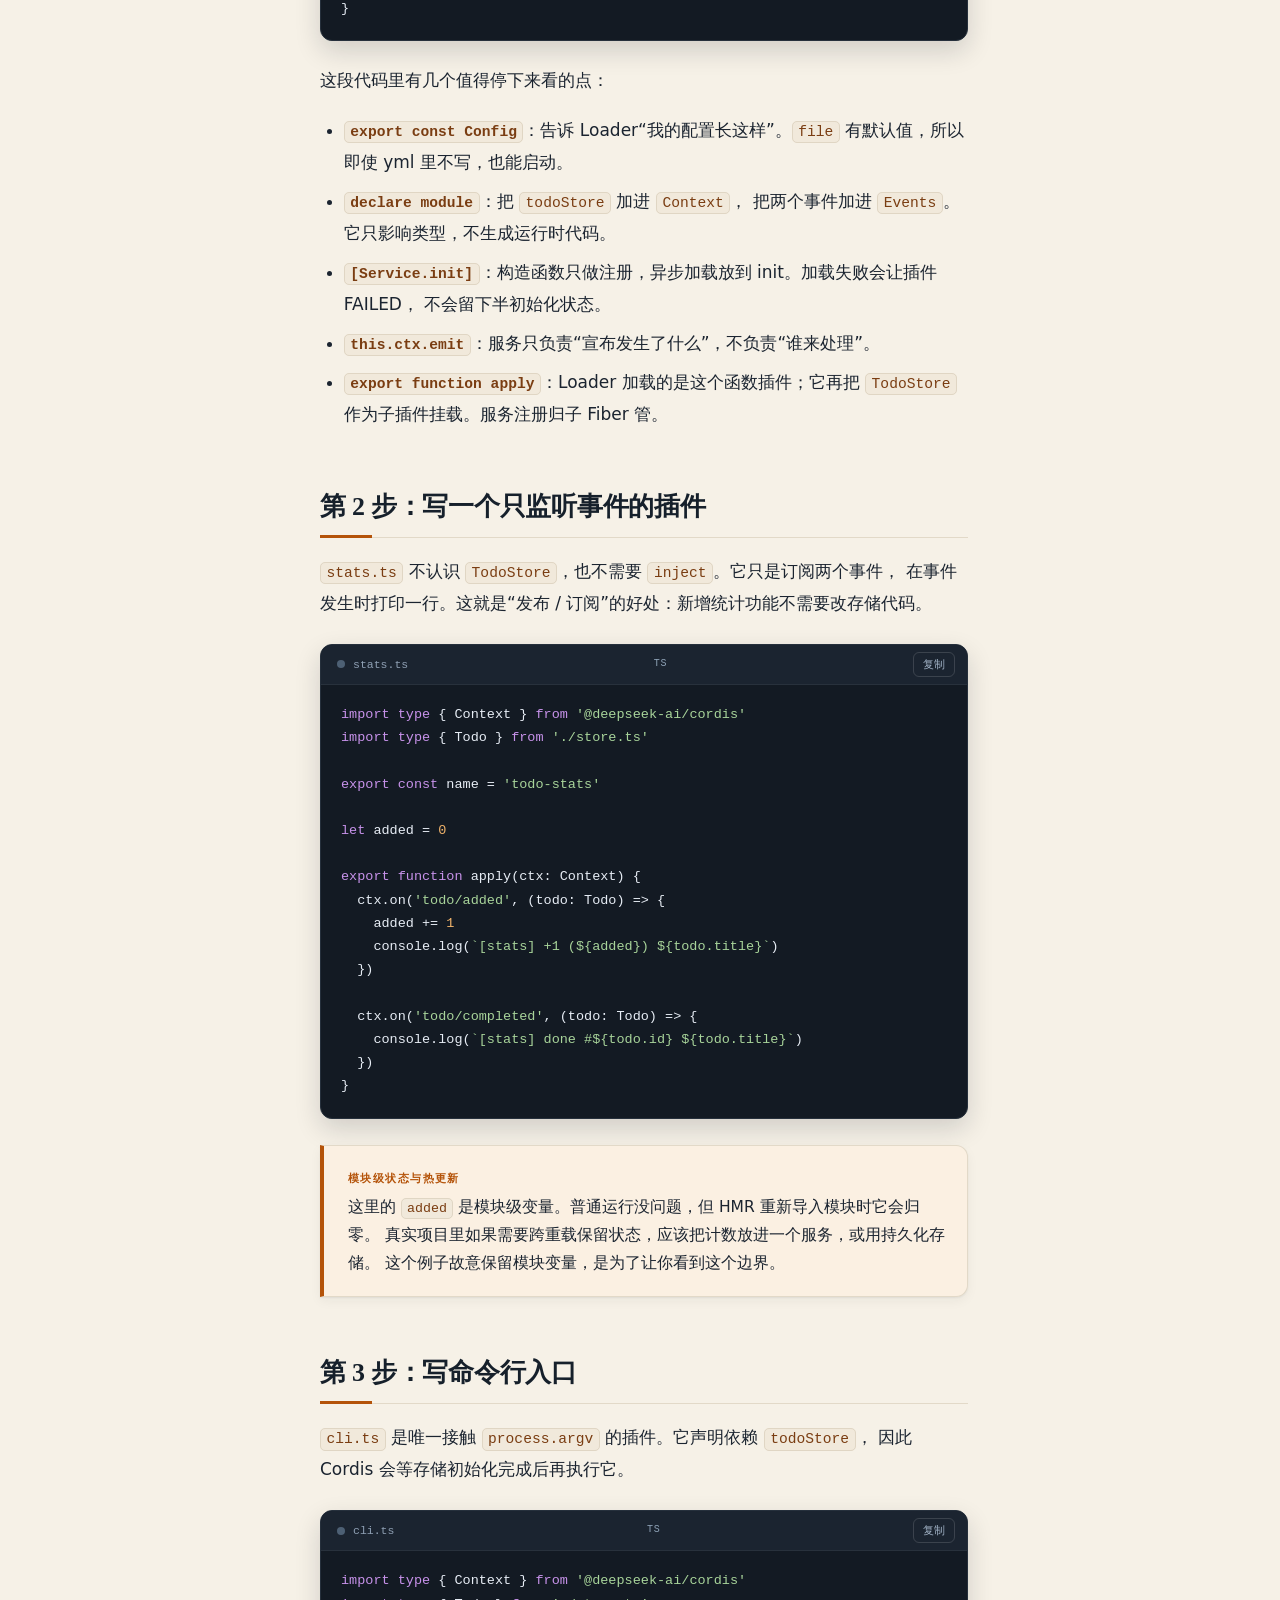
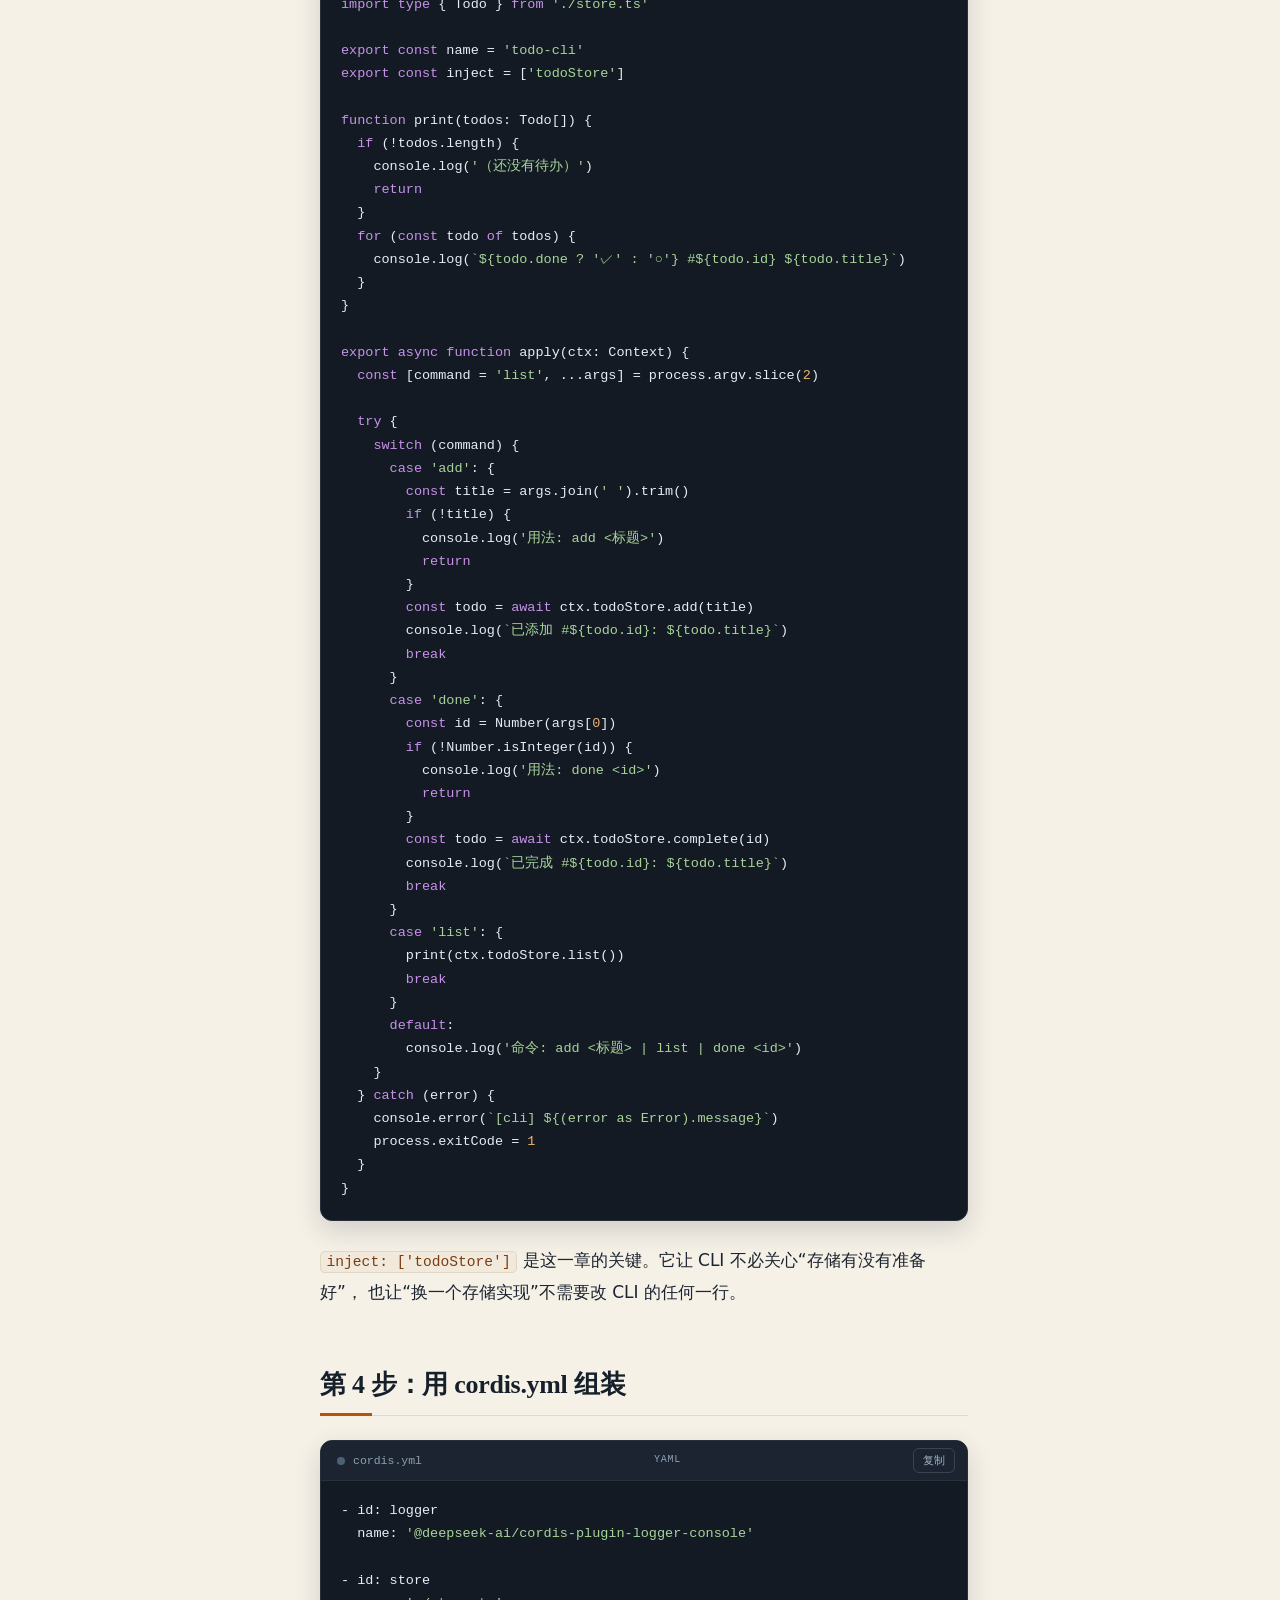
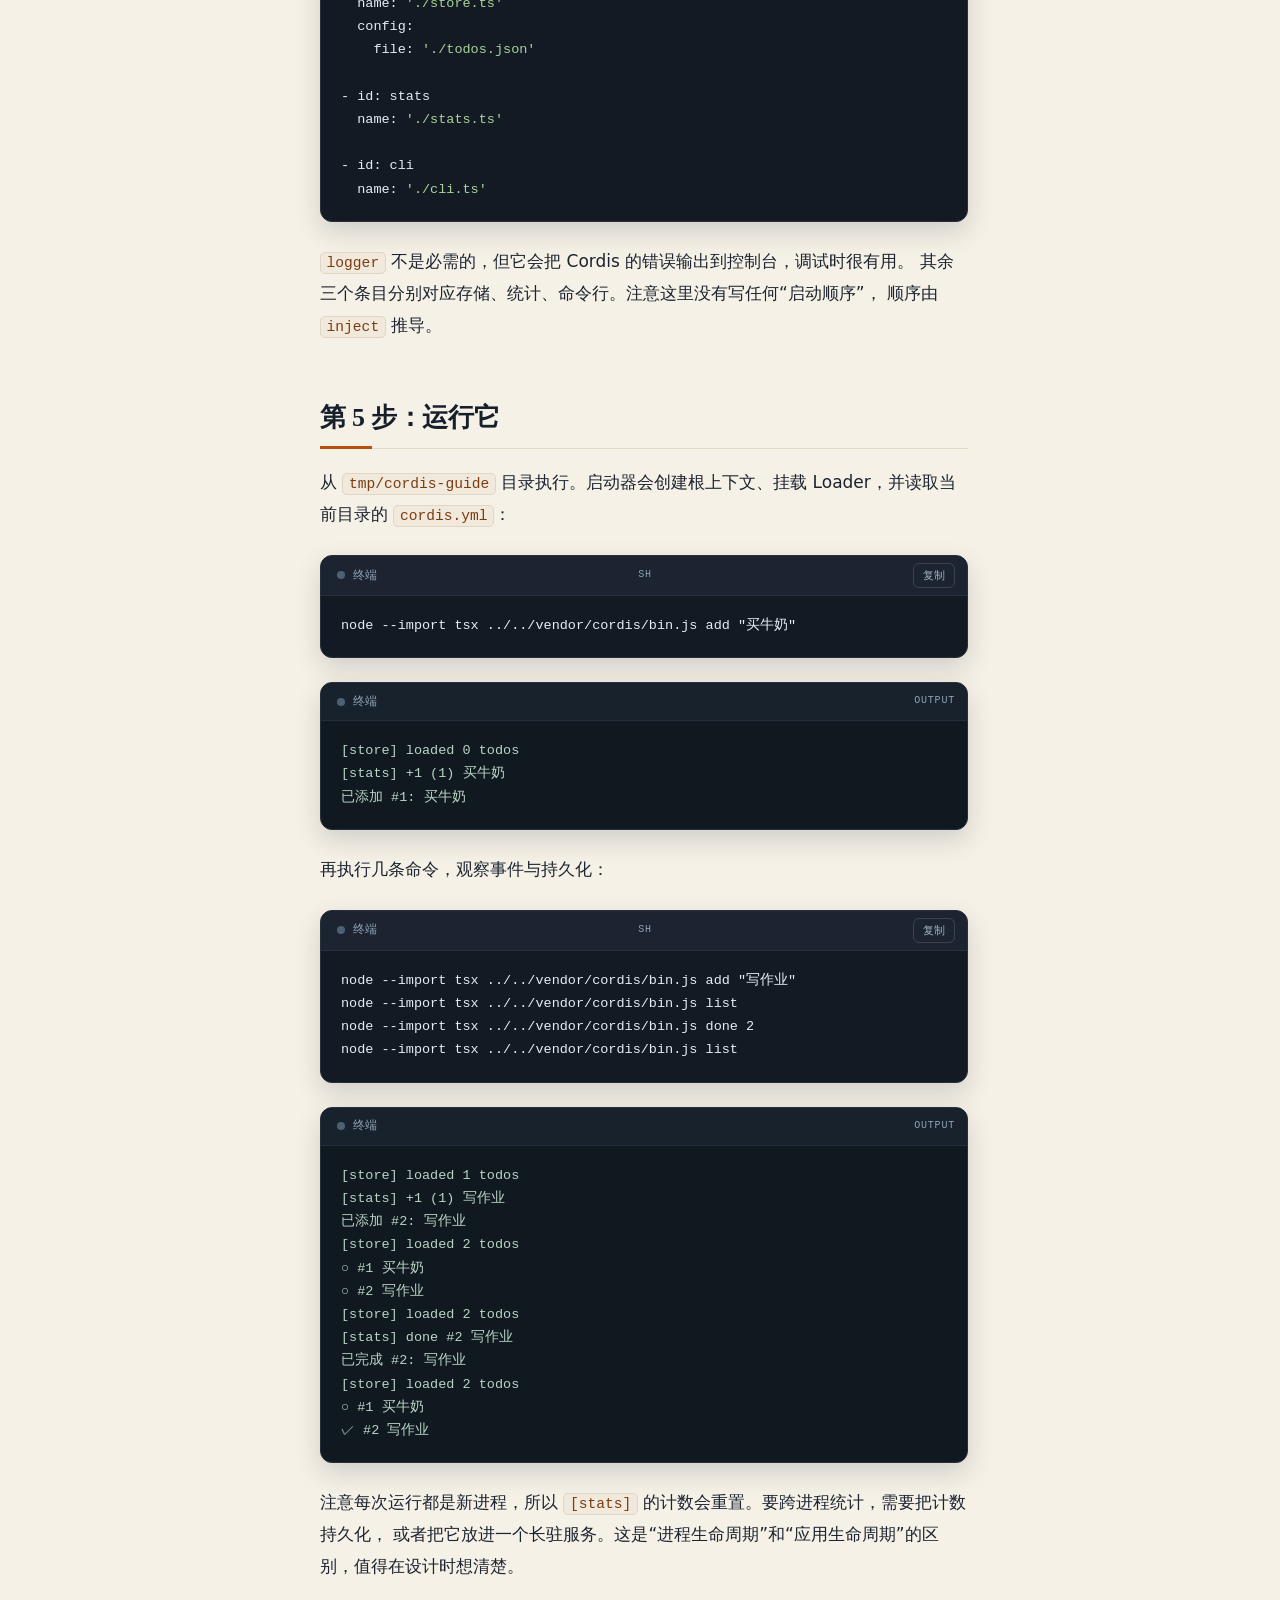
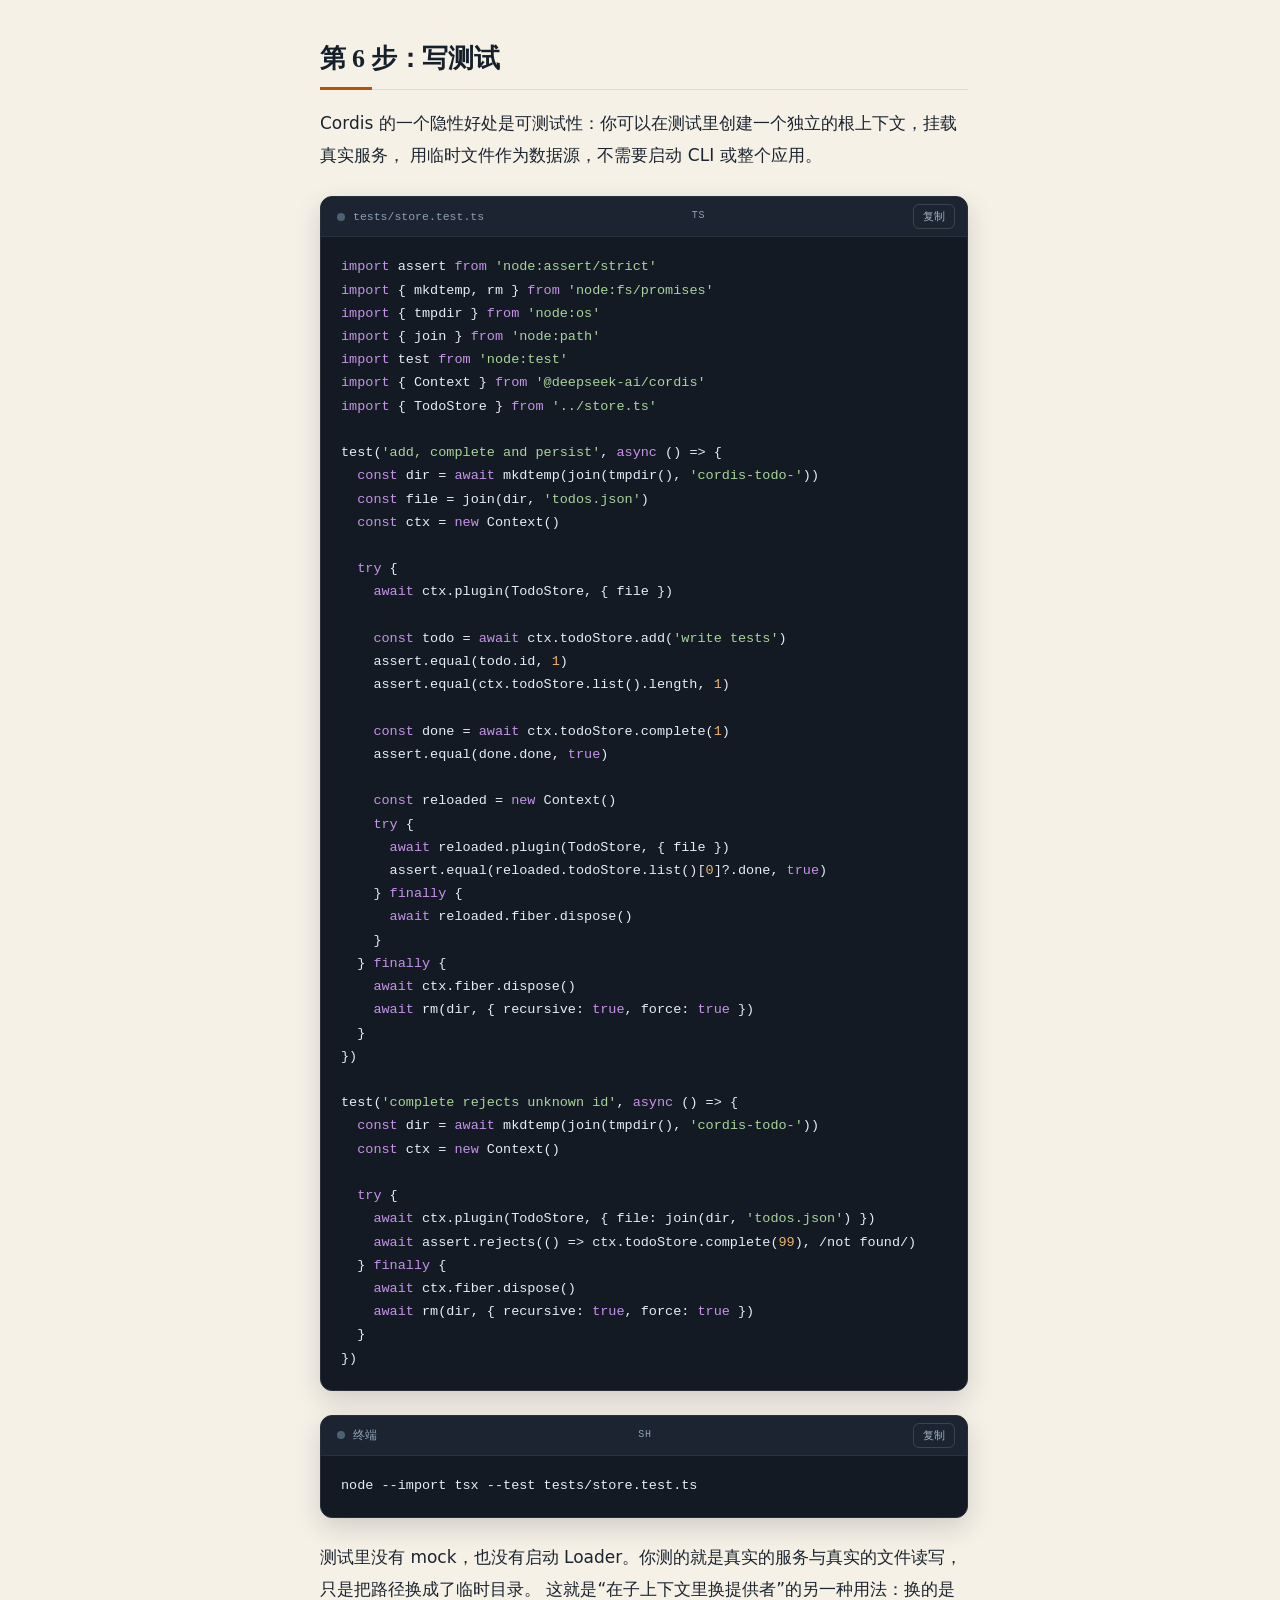
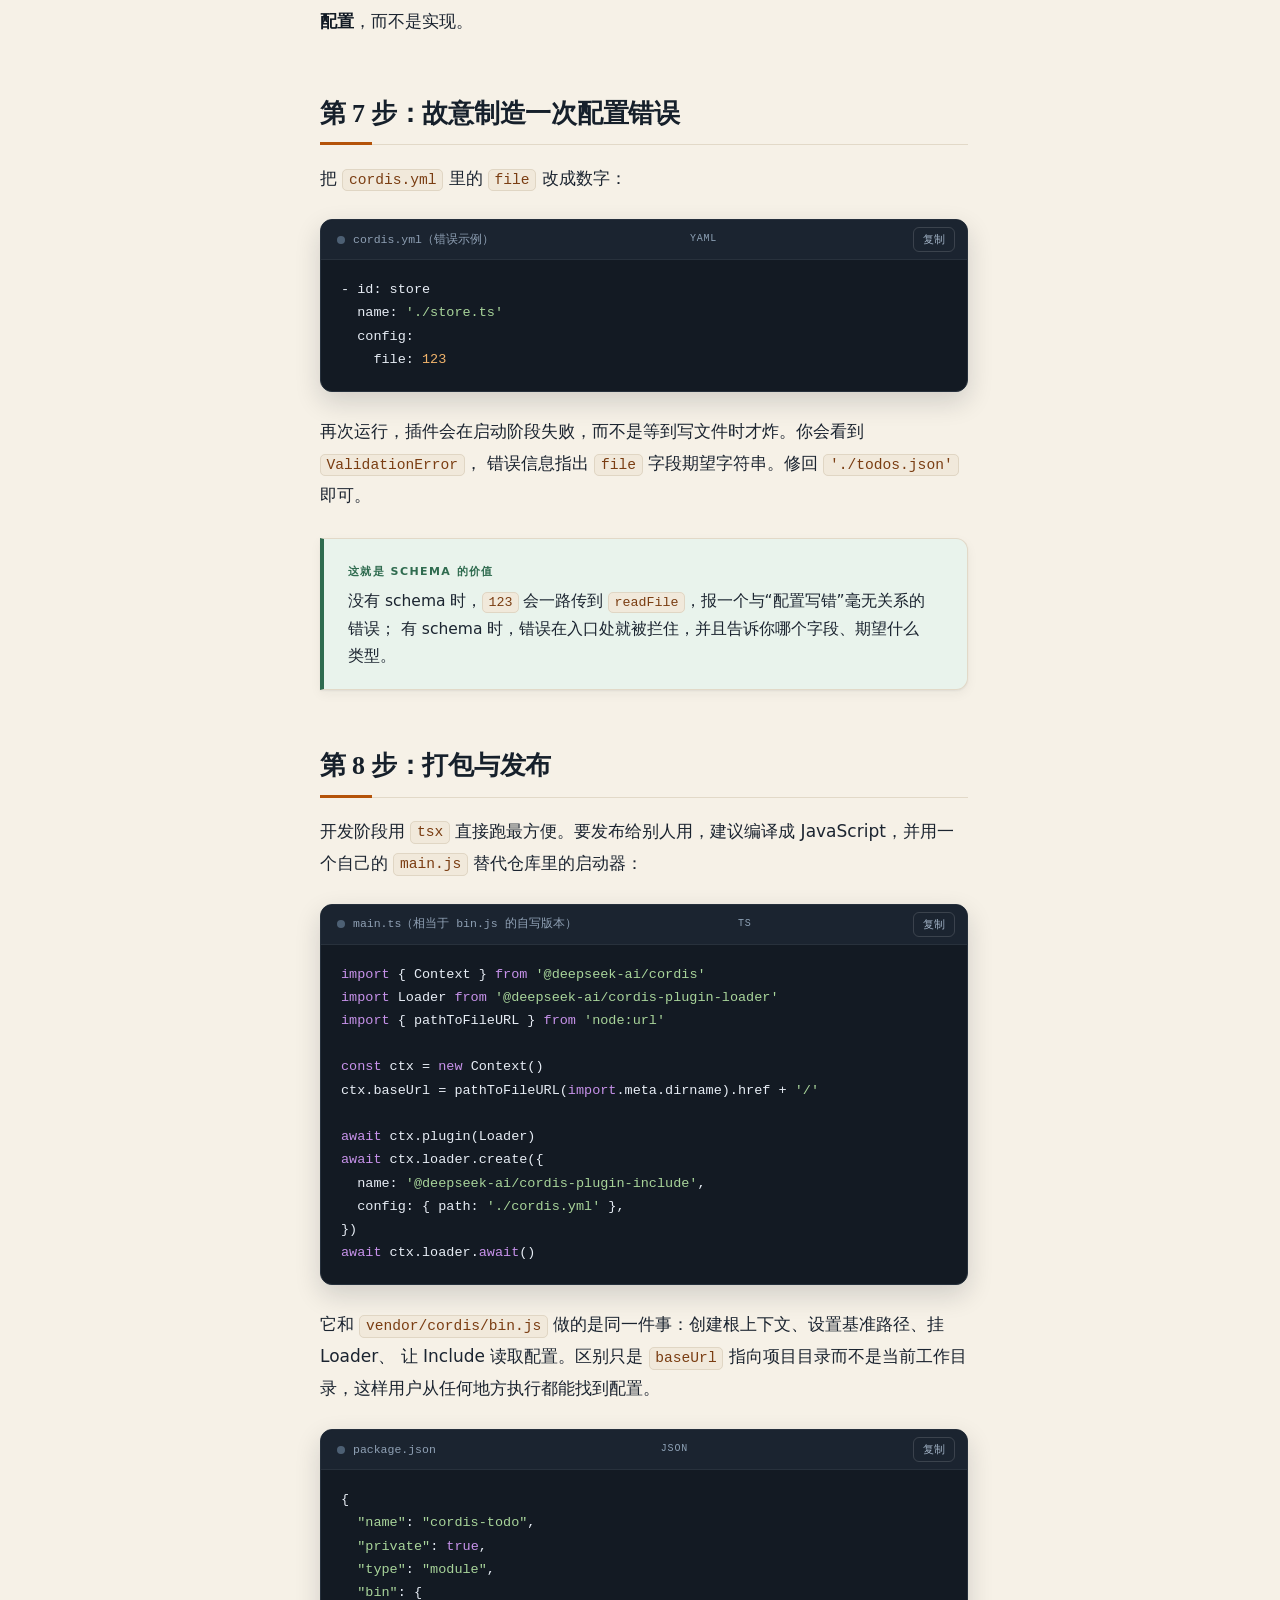
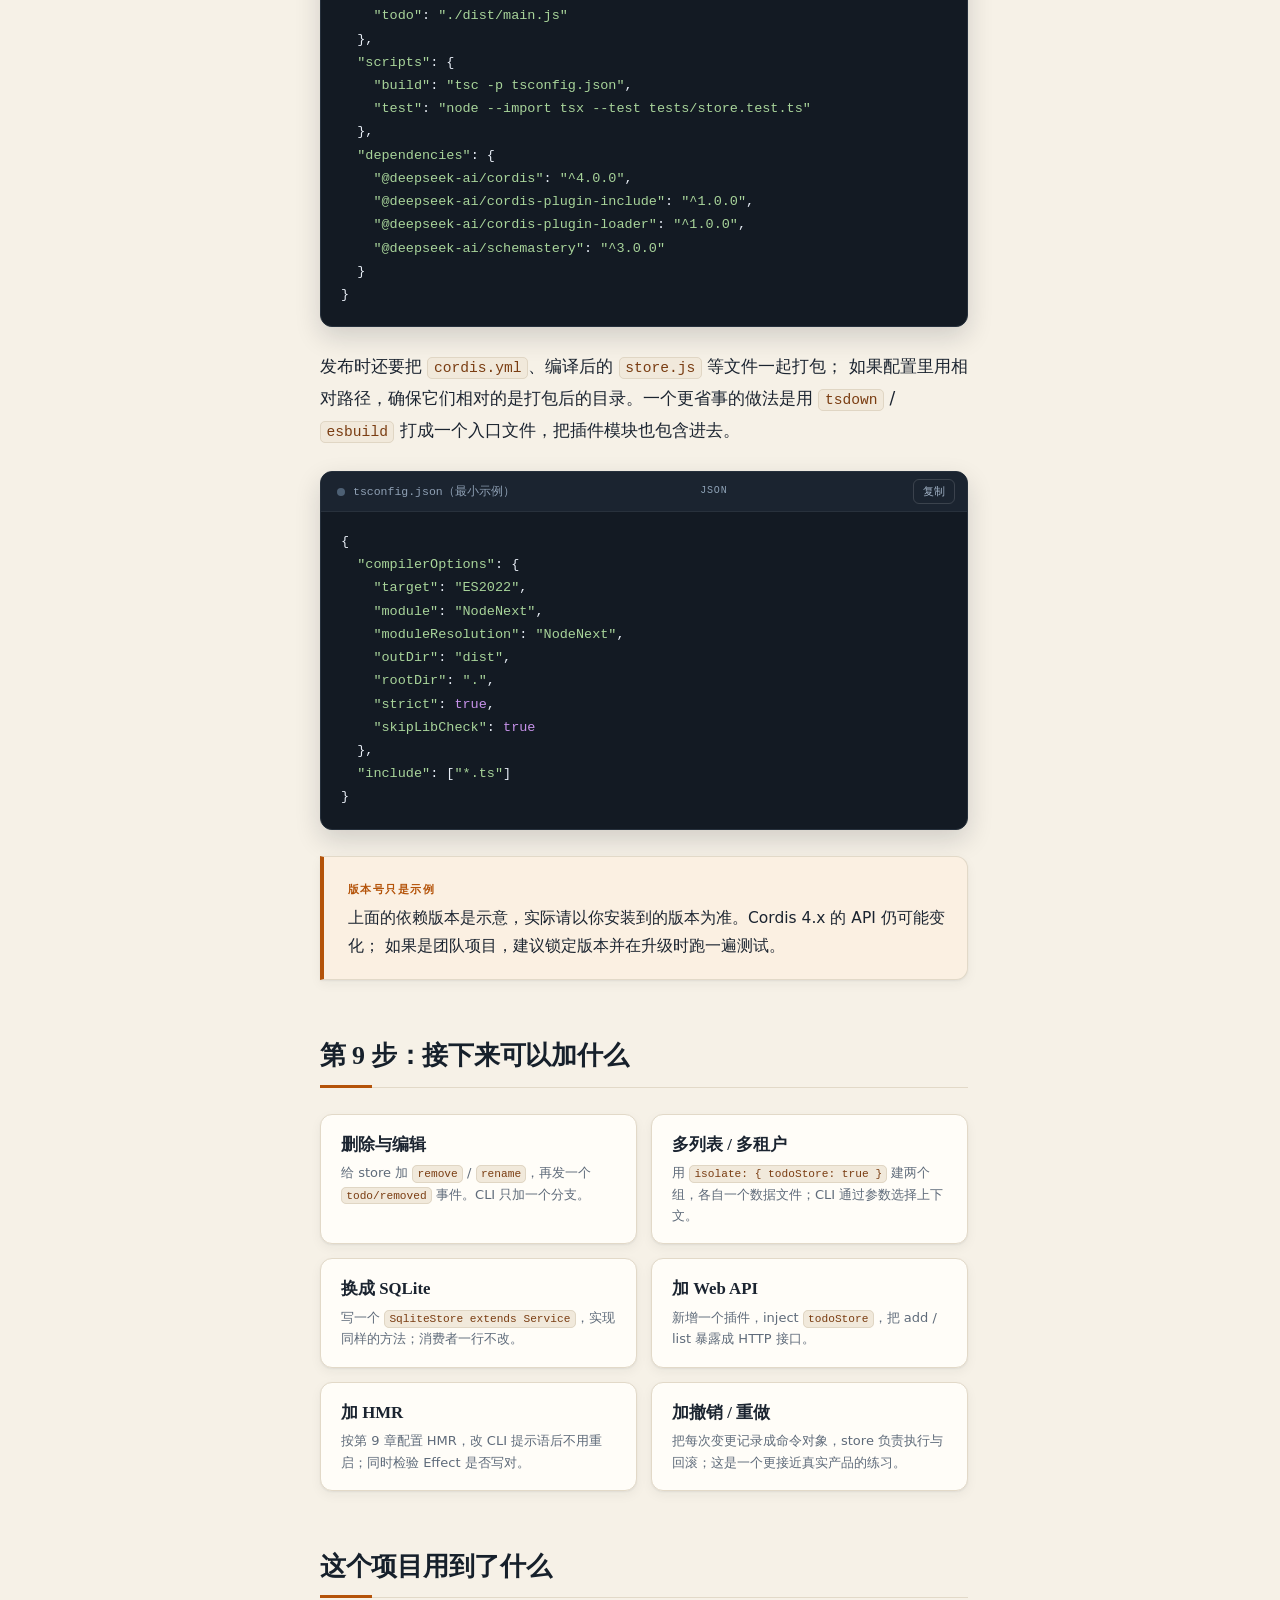
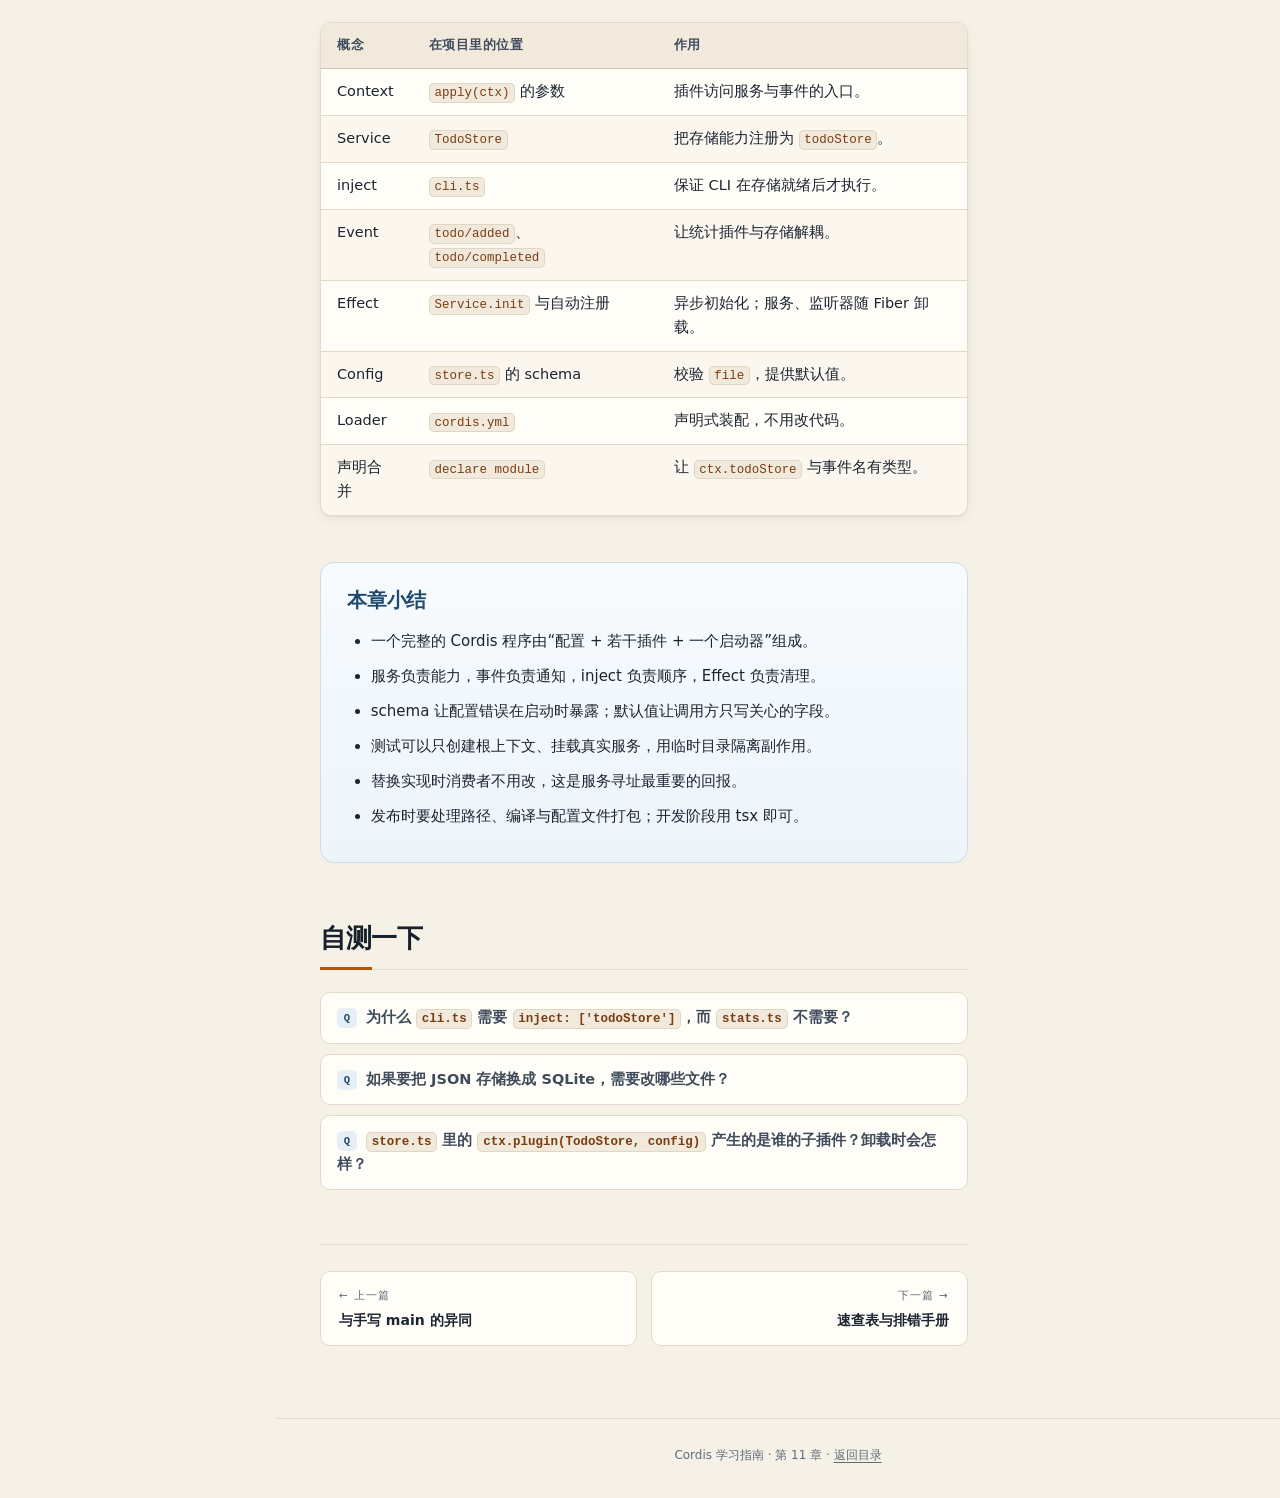
<file: cordis学习指南/11-build-your-app.html>
<!doctype html>
<html lang="zh-CN">
<head>
  <meta charset="utf-8">
  <meta name="viewport" content="width=device-width, initial-scale=1">
  <title>第 11 章 · 实战：开发自己的程序 — Cordis 学习指南</title>
  <meta name="description" content="从零用 Cordis 写一个待办 CLI：服务、事件、依赖、配置、Loader、测试与打包的完整步骤。">
  <link rel="stylesheet" href="assets/style.css">
</head>
<body data-page="11">
  <div class="reading-progress" id="reading-progress"></div>
  <a class="skip-link" href="#main">跳到正文</a>

  <aside class="sidebar" id="sidebar">
    <a class="brand" href="index.html">
      <span class="brand-mark" aria-hidden="true">C</span>
      <span class="brand-text">
        <span class="brand-title">Cordis 学习指南</span>
        <span class="brand-sub">ZERO TO PLUGIN TREE</span>
      </span>
    </a>
    <nav class="nav" id="site-nav" aria-label="课程目录"></nav>
    <div class="sidebar-foot">
      <strong>第四篇 · 对照与实战</strong><br>
      第 11 / 12 章<br>
      约 60 分钟
    </div>
  </aside>
  <div class="sidebar-backdrop" id="sidebar-backdrop"></div>

  <div class="shell">
    <header class="topbar">
      <button class="menu-btn" id="menu-btn" type="button" aria-label="打开课程目录" aria-expanded="false" aria-controls="sidebar">☰</button>
      <a class="topbar-brand" href="index.html">Cordis 学习指南</a>
      <div class="topbar-meta">
        <span class="chapter-indicator" id="chapter-indicator">第 11 / 12 章</span>
        <a href="index.html#outline">课程地图</a>
      </div>
    </header>

    <div class="content-wrap">
      <main id="main" class="prose">
        <header class="chapter-head">
          <div class="kicker">
            <span>第四篇 · 对照与实战</span><span class="dot"></span>
            <span class="kicker-muted">第 11 章</span>
          </div>
          <h1>实战：开发自己的程序</h1>
          <p class="lead">
            这一章不再讲新概念，而是把前面所有东西拼起来：一个能真正使用的待办清单 CLI。
            它有服务、事件、依赖、配置、错误处理、测试，也可以加上 HMR。跟着做完，你会得到一套可以继续扩展的项目骨架。
          </p>
          <div class="meta-row">
            <span class="chip"><strong>难度</strong> 动手</span>
            <span class="chip"><strong>用时</strong> 约 60 分钟</span>
            <span class="chip"><strong>前置</strong> 第 4–9 章</span>
            <span class="chip"><strong>产物</strong> 可运行的 todo CLI</span>
          </div>
        </header>

        <div class="learn-box">
          <span class="label">完成后你会得到</span>
          <ul>
            <li>一个支持 <code>add</code> / <code>list</code> / <code>done</code> 的命令行程序；</li>
            <li>一个带 schema 校验、可被替换的存储服务；</li>
            <li>一个通过事件解耦的统计插件；</li>
            <li>一份可读的 <code>cordis.yml</code>，以及一组能跑的测试；</li>
            <li>知道下一步如何把它扩展成多列表、Web API 或 SQLite 版本。</li>
          </ul>
        </div>

        <h2 id="goal">先看最终效果</h2>
        <p>项目完成后，在终端里可以这样用：</p>

        <div class="code-card output">
          <div class="code-head"><span class="code-file">终端</span><span class="code-lang">output</span></div>
          <pre><code>$ node --import tsx ../../vendor/cordis/bin.js add "买牛奶"
[store] loaded 0 todos
[stats] +1 (1) 买牛奶
已添加 #1: 买牛奶

$ node --import tsx ../../vendor/cordis/bin.js list
[store] loaded 1 todos
○ #1 买牛奶

$ node --import tsx ../../vendor/cordis/bin.js done 1
[store] loaded 1 todos
[stats] done #1 买牛奶
已完成 #1: 买牛奶

$ node --import tsx ../../vendor/cordis/bin.js list
[store] loaded 1 todos
✓ #1 买牛奶</code></pre>
        </div>

        <p>整个项目只有四个源文件：</p>

        <div class="diagram">
          <div class="stack">
            <div class="layer"><span class="lyr-tag">配置</span><div class="lyr-body"><b>cordis.yml</b><small>决定装哪些插件、传什么配置</small></div></div>
            <div class="stack-arrow">↓</div>
            <div class="layer"><span class="lyr-tag">服务</span><div class="lyr-body"><b>store.ts</b><small>TodoStore：读写 JSON，提供 add / complete / list，发出事件</small></div></div>
            <div class="stack-arrow">↓</div>
            <div class="layer"><span class="lyr-tag">观察</span><div class="lyr-body"><b>stats.ts</b><small>监听 todo/added 与 todo/completed，打印统计</small></div></div>
            <div class="stack-arrow">↓</div>
            <div class="layer"><span class="lyr-tag">入口</span><div class="lyr-body"><b>cli.ts</b><small>解析命令行，调用 TodoStore，不直接读写文件</small></div></div>
          </div>
          <figcaption>图 11-1　四个文件，对应 Cordis 的四个核心概念：配置、服务、事件、依赖。</figcaption>
        </div>

        <h2 id="setup">第 0 步：创建项目目录</h2>
        <p>
          在本仓库根目录执行（<code>tmp/</code> 已被 git 忽略，随便折腾）：
        </p>

        <div class="code-card">
          <div class="code-head"><span class="code-file">终端</span><span class="code-lang">sh</span></div>
          <pre><code class="language-sh">mkdir -p tmp/cordis-guide
cd tmp/cordis-guide</code></pre>
        </div>

        <p>最终结构如下。先不用全部创建，跟着步骤走即可：</p>

        <div class="code-card output">
          <div class="code-head"><span class="code-file">目录结构</span><span class="code-lang">text</span></div>
          <pre><code>tmp/cordis-guide/
├── cordis.yml
├── store.ts
├── stats.ts
├── cli.ts
├── todos.json        # 首次 add 后自动生成
└── tests/
    └── store.test.ts</code></pre>
        </div>

        <div class="callout info">
          <span class="label">这章默认你在本仓库里</span>
          <p>
            项目放在 <code>tmp/</code> 下，所以不用额外安装依赖，启动器直接使用 <code>vendor/</code> 里的 Cordis。
            把项目移出仓库时，先安装对应的 Cordis 包，再用第 8 步的 <code>main.ts</code> 启动；业务代码一行不用改。
          </p>
        </div>

        <h2 id="store">第 1 步：写存储服务</h2>
        <p>
          先写 <code>store.ts</code>。它负责四件事：加载 JSON、保存 JSON、提供增删改查、在变化时发出事件。
          注意它<strong>不关心命令行</strong>，也不知道谁在监听。
        </p>

        <div class="code-card">
          <div class="code-head"><span class="code-file">store.ts</span><span class="code-lang">ts</span></div>
          <pre><code class="language-ts">import { readFile, writeFile } from 'node:fs/promises'
import { Service, type Context } from '@deepseek-ai/cordis'
import Schema from '@deepseek-ai/schemastery'

export interface Todo {
  id: number
  title: string
  done: boolean
}

export interface Config {
  file: string
}

export const name = 'todo-store'

export const Config: Schema&lt;Config&gt; = Schema.object({
  file: Schema.string().default('./todos.json'),
})

declare module '@deepseek-ai/cordis' {
  interface Context {
    todoStore: TodoStore
  }
  interface Events {
    'todo/added'(todo: Todo): void
    'todo/completed'(todo: Todo): void
  }
}

export class TodoStore extends Service {
  private todos: Todo[] = []
  private nextId = 0

  constructor(ctx: Context, public config: Config) {
    super(ctx, 'todoStore')
  }

  async [Service.init]() {
    try {
      const content = await readFile(this.config.file, 'utf8')
      this.todos = JSON.parse(content) as Todo[]
    } catch (error) {
      if ((error as NodeJS.ErrnoException).code !== 'ENOENT') throw error
    }
    this.nextId = this.todos.reduce((max, todo) =&gt; Math.max(max, todo.id), 0)
    console.log(`[store] loaded ${this.todos.length} todos`)
  }

  async add(title: string) {
    const todo: Todo = { id: ++this.nextId, title, done: false }
    this.todos.push(todo)
    await this.save()
    this.ctx.emit('todo/added', todo)
    return todo
  }

  async complete(id: number) {
    const todo = this.todos.find((todo) =&gt; todo.id === id)
    if (!todo) throw new Error(`todo #${id} not found`)
    if (!todo.done) {
      todo.done = true
      await this.save()
      this.ctx.emit('todo/completed', todo)
    }
    return todo
  }

  list() {
    return [...this.todos]
  }

  private async save() {
    await writeFile(this.config.file, JSON.stringify(this.todos, null, 2))
  }
}

export function apply(ctx: Context, config: Config) {
  ctx.plugin(TodoStore, config)
}</code></pre>
        </div>

        <p>这段代码里有几个值得停下来看的点：</p>
        <ul>
          <li>
            <strong><code>export const Config</code></strong>：告诉 Loader“我的配置长这样”。<code>file</code>
            有默认值，所以即使 yml 里不写，也能启动。
          </li>
          <li>
            <strong><code>declare module</code></strong>：把 <code>todoStore</code> 加进 <code>Context</code>，
            把两个事件加进 <code>Events</code>。它只影响类型，不生成运行时代码。
          </li>
          <li>
            <strong><code>[Service.init]</code></strong>：构造函数只做注册，异步加载放到 init。加载失败会让插件 FAILED，
            不会留下半初始化状态。
          </li>
          <li>
            <strong><code>this.ctx.emit</code></strong>：服务只负责“宣布发生了什么”，不负责“谁来处理”。
          </li>
          <li>
            <strong><code>export function apply</code></strong>：Loader 加载的是这个函数插件；它再把
            <code>TodoStore</code> 作为子插件挂载。服务注册归子 Fiber 管。
          </li>
        </ul>

        <h2 id="stats">第 2 步：写一个只监听事件的插件</h2>
        <p>
          <code>stats.ts</code> 不认识 <code>TodoStore</code>，也不需要 <code>inject</code>。它只是订阅两个事件，
          在事件发生时打印一行。这就是“发布 / 订阅”的好处：新增统计功能不需要改存储代码。
        </p>

        <div class="code-card">
          <div class="code-head"><span class="code-file">stats.ts</span><span class="code-lang">ts</span></div>
          <pre><code class="language-ts">import type { Context } from '@deepseek-ai/cordis'
import type { Todo } from './store.ts'

export const name = 'todo-stats'

let added = 0

export function apply(ctx: Context) {
  ctx.on('todo/added', (todo: Todo) =&gt; {
    added += 1
    console.log(`[stats] +1 (${added}) ${todo.title}`)
  })

  ctx.on('todo/completed', (todo: Todo) =&gt; {
    console.log(`[stats] done #${todo.id} ${todo.title}`)
  })
}</code></pre>
        </div>

        <div class="callout warn">
          <span class="label">模块级状态与热更新</span>
          <p>
            这里的 <code>added</code> 是模块级变量。普通运行没问题，但 HMR 重新导入模块时它会归零。
            真实项目里如果需要跨重载保留状态，应该把计数放进一个服务，或用持久化存储。
            这个例子故意保留模块变量，是为了让你看到这个边界。
          </p>
        </div>

        <h2 id="cli">第 3 步：写命令行入口</h2>
        <p>
          <code>cli.ts</code> 是唯一接触 <code>process.argv</code> 的插件。它声明依赖 <code>todoStore</code>，
          因此 Cordis 会等存储初始化完成后再执行它。
        </p>

        <div class="code-card">
          <div class="code-head"><span class="code-file">cli.ts</span><span class="code-lang">ts</span></div>
          <pre><code class="language-ts">import type { Context } from '@deepseek-ai/cordis'
import type { Todo } from './store.ts'

export const name = 'todo-cli'
export const inject = ['todoStore']

function print(todos: Todo[]) {
  if (!todos.length) {
    console.log('（还没有待办）')
    return
  }
  for (const todo of todos) {
    console.log(`${todo.done ? '✓' : '○'} #${todo.id} ${todo.title}`)
  }
}

export async function apply(ctx: Context) {
  const [command = 'list', ...args] = process.argv.slice(2)

  try {
    switch (command) {
      case 'add': {
        const title = args.join(' ').trim()
        if (!title) {
          console.log('用法: add &lt;标题&gt;')
          return
        }
        const todo = await ctx.todoStore.add(title)
        console.log(`已添加 #${todo.id}: ${todo.title}`)
        break
      }
      case 'done': {
        const id = Number(args[0])
        if (!Number.isInteger(id)) {
          console.log('用法: done &lt;id&gt;')
          return
        }
        const todo = await ctx.todoStore.complete(id)
        console.log(`已完成 #${todo.id}: ${todo.title}`)
        break
      }
      case 'list': {
        print(ctx.todoStore.list())
        break
      }
      default:
        console.log('命令: add &lt;标题&gt; | list | done &lt;id&gt;')
    }
  } catch (error) {
    console.error(`[cli] ${(error as Error).message}`)
    process.exitCode = 1
  }
}</code></pre>
        </div>

        <p>
          <code>inject: ['todoStore']</code> 是这一章的关键。它让 CLI 不必关心“存储有没有准备好”，
          也让“换一个存储实现”不需要改 CLI 的任何一行。
        </p>

        <h2 id="yml">第 4 步：用 cordis.yml 组装</h2>
        <div class="code-card">
          <div class="code-head"><span class="code-file">cordis.yml</span><span class="code-lang">yaml</span></div>
          <pre><code class="language-yaml">- id: logger
  name: '@deepseek-ai/cordis-plugin-logger-console'

- id: store
  name: './store.ts'
  config:
    file: './todos.json'

- id: stats
  name: './stats.ts'

- id: cli
  name: './cli.ts'</code></pre>
        </div>

        <p>
          <code>logger</code> 不是必需的，但它会把 Cordis 的错误输出到控制台，调试时很有用。
          其余三个条目分别对应存储、统计、命令行。注意这里没有写任何“启动顺序”，
          顺序由 <code>inject</code> 推导。
        </p>

        <h2 id="run">第 5 步：运行它</h2>
        <p>
          从 <code>tmp/cordis-guide</code> 目录执行。启动器会创建根上下文、挂载 Loader，并读取当前目录的
          <code>cordis.yml</code>：
        </p>

        <div class="code-card">
          <div class="code-head"><span class="code-file">终端</span><span class="code-lang">sh</span></div>
          <pre><code class="language-sh">node --import tsx ../../vendor/cordis/bin.js add "买牛奶"</code></pre>
        </div>

        <div class="code-card output">
          <div class="code-head"><span class="code-file">终端</span><span class="code-lang">output</span></div>
          <pre><code>[store] loaded 0 todos
[stats] +1 (1) 买牛奶
已添加 #1: 买牛奶</code></pre>
        </div>

        <p>再执行几条命令，观察事件与持久化：</p>

        <div class="code-card">
          <div class="code-head"><span class="code-file">终端</span><span class="code-lang">sh</span></div>
          <pre><code class="language-sh">node --import tsx ../../vendor/cordis/bin.js add "写作业"
node --import tsx ../../vendor/cordis/bin.js list
node --import tsx ../../vendor/cordis/bin.js done 2
node --import tsx ../../vendor/cordis/bin.js list</code></pre>
        </div>

        <div class="code-card output">
          <div class="code-head"><span class="code-file">终端</span><span class="code-lang">output</span></div>
          <pre><code>[store] loaded 1 todos
[stats] +1 (1) 写作业
已添加 #2: 写作业
[store] loaded 2 todos
○ #1 买牛奶
○ #2 写作业
[store] loaded 2 todos
[stats] done #2 写作业
已完成 #2: 写作业
[store] loaded 2 todos
○ #1 买牛奶
✓ #2 写作业</code></pre>
        </div>

        <p>
          注意每次运行都是新进程，所以 <code>[stats]</code> 的计数会重置。要跨进程统计，需要把计数持久化，
          或者把它放进一个长驻服务。这是“进程生命周期”和“应用生命周期”的区别，值得在设计时想清楚。
        </p>

        <h2 id="test">第 6 步：写测试</h2>
        <p>
          Cordis 的一个隐性好处是可测试性：你可以在测试里创建一个独立的根上下文，挂载真实服务，
          用临时文件作为数据源，不需要启动 CLI 或整个应用。
        </p>

        <div class="code-card">
          <div class="code-head"><span class="code-file">tests/store.test.ts</span><span class="code-lang">ts</span></div>
          <pre><code class="language-ts">import assert from 'node:assert/strict'
import { mkdtemp, rm } from 'node:fs/promises'
import { tmpdir } from 'node:os'
import { join } from 'node:path'
import test from 'node:test'
import { Context } from '@deepseek-ai/cordis'
import { TodoStore } from '../store.ts'

test('add, complete and persist', async () =&gt; {
  const dir = await mkdtemp(join(tmpdir(), 'cordis-todo-'))
  const file = join(dir, 'todos.json')
  const ctx = new Context()

  try {
    await ctx.plugin(TodoStore, { file })

    const todo = await ctx.todoStore.add('write tests')
    assert.equal(todo.id, 1)
    assert.equal(ctx.todoStore.list().length, 1)

    const done = await ctx.todoStore.complete(1)
    assert.equal(done.done, true)

    const reloaded = new Context()
    try {
      await reloaded.plugin(TodoStore, { file })
      assert.equal(reloaded.todoStore.list()[0]?.done, true)
    } finally {
      await reloaded.fiber.dispose()
    }
  } finally {
    await ctx.fiber.dispose()
    await rm(dir, { recursive: true, force: true })
  }
})

test('complete rejects unknown id', async () =&gt; {
  const dir = await mkdtemp(join(tmpdir(), 'cordis-todo-'))
  const ctx = new Context()

  try {
    await ctx.plugin(TodoStore, { file: join(dir, 'todos.json') })
    await assert.rejects(() =&gt; ctx.todoStore.complete(99), /not found/)
  } finally {
    await ctx.fiber.dispose()
    await rm(dir, { recursive: true, force: true })
  }
})</code></pre>
        </div>

        <div class="code-card">
          <div class="code-head"><span class="code-file">终端</span><span class="code-lang">sh</span></div>
          <pre><code class="language-sh">node --import tsx --test tests/store.test.ts</code></pre>
        </div>

        <p>
          测试里没有 mock，也没有启动 Loader。你测的就是真实的服务与真实的文件读写，只是把路径换成了临时目录。
          这就是“在子上下文里换提供者”的另一种用法：换的是<strong>配置</strong>，而不是实现。
        </p>

        <h2 id="validate">第 7 步：故意制造一次配置错误</h2>
        <p>
          把 <code>cordis.yml</code> 里的 <code>file</code> 改成数字：
        </p>

        <div class="code-card">
          <div class="code-head"><span class="code-file">cordis.yml（错误示例）</span><span class="code-lang">yaml</span></div>
          <pre><code class="language-yaml">- id: store
  name: './store.ts'
  config:
    file: 123</code></pre>
        </div>

        <p>
          再次运行，插件会在启动阶段失败，而不是等到写文件时才炸。你会看到 <code>ValidationError</code>，
          错误信息指出 <code>file</code> 字段期望字符串。修回 <code>'./todos.json'</code> 即可。
        </p>

        <div class="callout tip">
          <span class="label">这就是 schema 的价值</span>
          <p>
            没有 schema 时，<code>123</code> 会一路传到 <code>readFile</code>，报一个与“配置写错”毫无关系的错误；
            有 schema 时，错误在入口处就被拦住，并且告诉你哪个字段、期望什么类型。
          </p>
        </div>

        <h2 id="package">第 8 步：打包与发布</h2>
        <p>
          开发阶段用 <code>tsx</code> 直接跑最方便。要发布给别人用，建议编译成 JavaScript，并用一个自己的
          <code>main.js</code> 替代仓库里的启动器：
        </p>

        <div class="code-card">
          <div class="code-head"><span class="code-file">main.ts（相当于 bin.js 的自写版本）</span><span class="code-lang">ts</span></div>
          <pre><code class="language-ts">import { Context } from '@deepseek-ai/cordis'
import Loader from '@deepseek-ai/cordis-plugin-loader'
import { pathToFileURL } from 'node:url'

const ctx = new Context()
ctx.baseUrl = pathToFileURL(import.meta.dirname).href + '/'

await ctx.plugin(Loader)
await ctx.loader.create({
  name: '@deepseek-ai/cordis-plugin-include',
  config: { path: './cordis.yml' },
})
await ctx.loader.await()</code></pre>
        </div>

        <p>
          它和 <code>vendor/cordis/bin.js</code> 做的是同一件事：创建根上下文、设置基准路径、挂 Loader、
          让 Include 读取配置。区别只是 <code>baseUrl</code> 指向项目目录而不是当前工作目录，这样用户从任何地方执行都能找到配置。
        </p>

        <div class="code-card">
          <div class="code-head"><span class="code-file">package.json</span><span class="code-lang">json</span></div>
          <pre><code class="language-json">{
  "name": "cordis-todo",
  "private": true,
  "type": "module",
  "bin": {
    "todo": "./dist/main.js"
  },
  "scripts": {
    "build": "tsc -p tsconfig.json",
    "test": "node --import tsx --test tests/store.test.ts"
  },
  "dependencies": {
    "@deepseek-ai/cordis": "^4.0.0",
    "@deepseek-ai/cordis-plugin-include": "^1.0.0",
    "@deepseek-ai/cordis-plugin-loader": "^1.0.0",
    "@deepseek-ai/schemastery": "^3.0.0"
  }
}</code></pre>
        </div>

        <p>
          发布时还要把 <code>cordis.yml</code>、编译后的 <code>store.js</code> 等文件一起打包；
          如果配置里用相对路径，确保它们相对的是打包后的目录。一个更省事的做法是用
          <code>tsdown</code> / <code>esbuild</code> 打成一个入口文件，把插件模块也包含进去。
        </p>

        <div class="code-card">
          <div class="code-head"><span class="code-file">tsconfig.json（最小示例）</span><span class="code-lang">json</span></div>
          <pre><code class="language-json">{
  "compilerOptions": {
    "target": "ES2022",
    "module": "NodeNext",
    "moduleResolution": "NodeNext",
    "outDir": "dist",
    "rootDir": ".",
    "strict": true,
    "skipLibCheck": true
  },
  "include": ["*.ts"]
}</code></pre>
        </div>

        <div class="callout warn">
          <span class="label">版本号只是示例</span>
          <p>
            上面的依赖版本是示意，实际请以你安装到的版本为准。Cordis 4.x 的 API 仍可能变化；
            如果是团队项目，建议锁定版本并在升级时跑一遍测试。
          </p>
        </div>

        <h2 id="extend">第 9 步：接下来可以加什么</h2>
        <div class="chapter-grid">
          <div class="chapter-card" style="cursor:default">
            <span class="cc-top"><span class="cc-title">删除与编辑</span></span>
            <span class="cc-desc">给 store 加 <code>remove</code> / <code>rename</code>，再发一个 <code>todo/removed</code> 事件。CLI 只加一个分支。</span>
          </div>
          <div class="chapter-card" style="cursor:default">
            <span class="cc-top"><span class="cc-title">多列表 / 多租户</span></span>
            <span class="cc-desc">用 <code>isolate: { todoStore: true }</code> 建两个组，各自一个数据文件；CLI 通过参数选择上下文。</span>
          </div>
          <div class="chapter-card" style="cursor:default">
            <span class="cc-top"><span class="cc-title">换成 SQLite</span></span>
            <span class="cc-desc">写一个 <code>SqliteStore extends Service</code>，实现同样的方法；消费者一行不改。</span>
          </div>
          <div class="chapter-card" style="cursor:default">
            <span class="cc-top"><span class="cc-title">加 Web API</span></span>
            <span class="cc-desc">新增一个插件，inject <code>todoStore</code>，把 add / list 暴露成 HTTP 接口。</span>
          </div>
          <div class="chapter-card" style="cursor:default">
            <span class="cc-top"><span class="cc-title">加 HMR</span></span>
            <span class="cc-desc">按第 9 章配置 HMR，改 CLI 提示语后不用重启；同时检验 Effect 是否写对。</span>
          </div>
          <div class="chapter-card" style="cursor:default">
            <span class="cc-top"><span class="cc-title">加撤销 / 重做</span></span>
            <span class="cc-desc">把每次变更记录成命令对象，store 负责执行与回滚；这是一个更接近真实产品的练习。</span>
          </div>
        </div>

        <h2 id="mapping">这个项目用到了什么</h2>
        <div class="table-wrap">
          <table>
            <thead>
              <tr><th>概念</th><th>在项目里的位置</th><th>作用</th></tr>
            </thead>
            <tbody>
              <tr><td>Context</td><td><code>apply(ctx)</code> 的参数</td><td>插件访问服务与事件的入口。</td></tr>
              <tr><td>Service</td><td><code>TodoStore</code></td><td>把存储能力注册为 <code>todoStore</code>。</td></tr>
              <tr><td>inject</td><td><code>cli.ts</code></td><td>保证 CLI 在存储就绪后才执行。</td></tr>
              <tr><td>Event</td><td><code>todo/added</code>、<code>todo/completed</code></td><td>让统计插件与存储解耦。</td></tr>
              <tr><td>Effect</td><td><code>Service.init</code> 与自动注册</td><td>异步初始化；服务、监听器随 Fiber 卸载。</td></tr>
              <tr><td>Config</td><td><code>store.ts</code> 的 schema</td><td>校验 <code>file</code>，提供默认值。</td></tr>
              <tr><td>Loader</td><td><code>cordis.yml</code></td><td>声明式装配，不用改代码。</td></tr>
              <tr><td>声明合并</td><td><code>declare module</code></td><td>让 <code>ctx.todoStore</code> 与事件名有类型。</td></tr>
            </tbody>
          </table>
        </div>

        <div class="summary">
          <h2>本章小结</h2>
          <ul>
            <li>一个完整的 Cordis 程序由“配置 + 若干插件 + 一个启动器”组成。</li>
            <li>服务负责能力，事件负责通知，inject 负责顺序，Effect 负责清理。</li>
            <li>schema 让配置错误在启动时暴露；默认值让调用方只写关心的字段。</li>
            <li>测试可以只创建根上下文、挂载真实服务，用临时目录隔离副作用。</li>
            <li>替换实现时消费者不用改，这是服务寻址最重要的回报。</li>
            <li>发布时要处理路径、编译与配置文件打包；开发阶段用 tsx 即可。</li>
          </ul>
        </div>

        <h2 id="quiz">自测一下</h2>
        <div class="quiz">
          <details>
            <summary>为什么 <code>cli.ts</code> 需要 <code>inject: ['todoStore']</code>，而 <code>stats.ts</code> 不需要？</summary>
            <div class="answer">
              <p>
                CLI 直接调用 <code>ctx.todoStore.add()</code>，必须在存储初始化完成后才能执行，所以声明硬依赖。
                统计插件只监听事件，不调用服务；即使它先加载，事件发生时它已经在监听了。它不需要等待 store。
              </p>
            </div>
          </details>
          <details>
            <summary>如果要把 JSON 存储换成 SQLite，需要改哪些文件？</summary>
            <div class="answer">
              <p>
                只需要新增一个实现同样方法（<code>add</code> / <code>complete</code> / <code>list</code>）的服务，
                并在 <code>cordis.yml</code> 里换掉提供者。CLI、统计、事件定义都不需要改。
              </p>
            </div>
          </details>
          <details>
            <summary><code>store.ts</code> 里的 <code>ctx.plugin(TodoStore, config)</code> 产生的是谁的子插件？卸载时会怎样？</summary>
            <div class="answer">
              <p>
                它产生的是 <code>apply</code> 这个入口插件的子 Fiber。入口插件卸载时，会连同子 Fiber 一起卸载，
                并等待它的清理完成；<code>TodoStore</code> 的服务注册随之撤销，依赖它的 CLI 也会被卸载。
              </p>
            </div>
          </details>
        </div>

        <nav class="pager" id="pager" aria-label="章节翻页"></nav>
      </main>

      <aside class="toc" id="toc" aria-label="本章目录">
        <div class="toc-title">本章目录</div>
        <ol id="toc-list"></ol>
      </aside>
    </div>

    <footer class="site-foot">
      <p>Cordis 学习指南 · 第 11 章 · <a href="index.html">返回目录</a></p>
    </footer>
  </div>

  <script src="assets/app.js"></script>
</body>
</html>
</file>
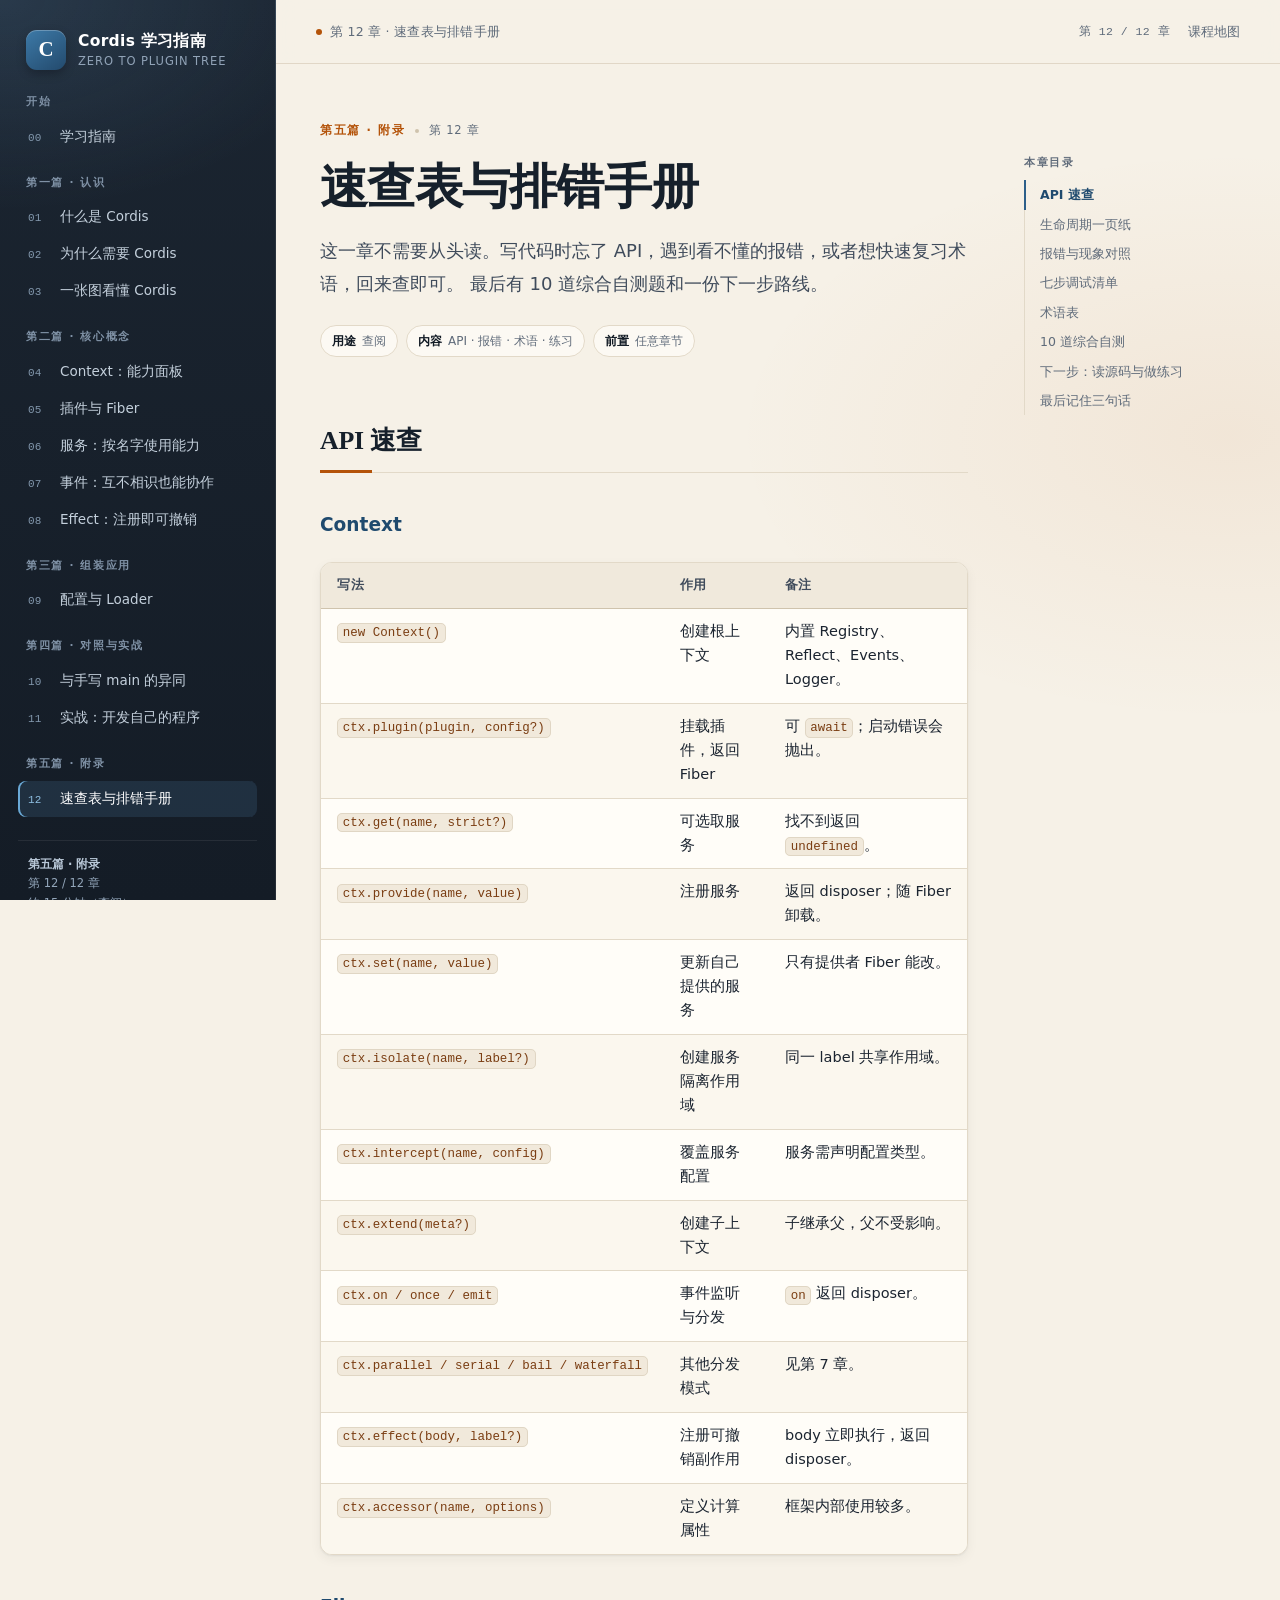
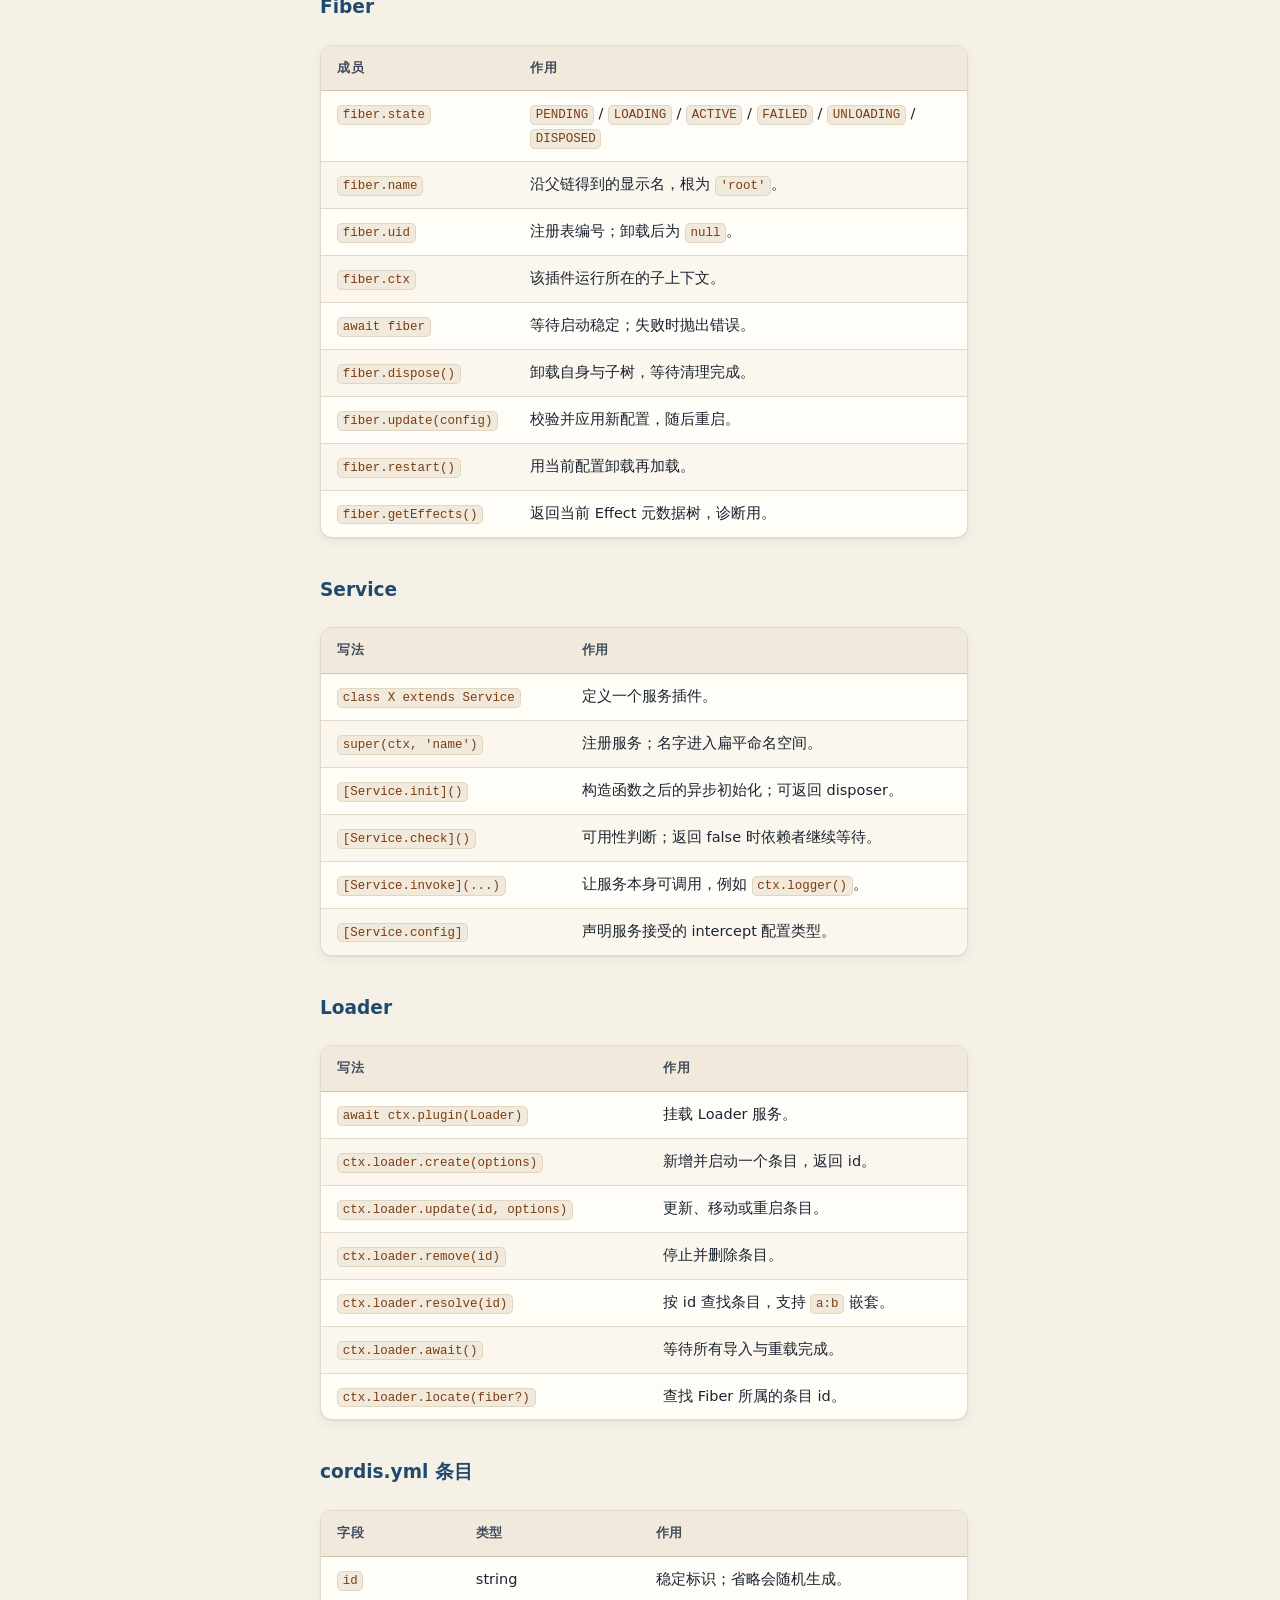
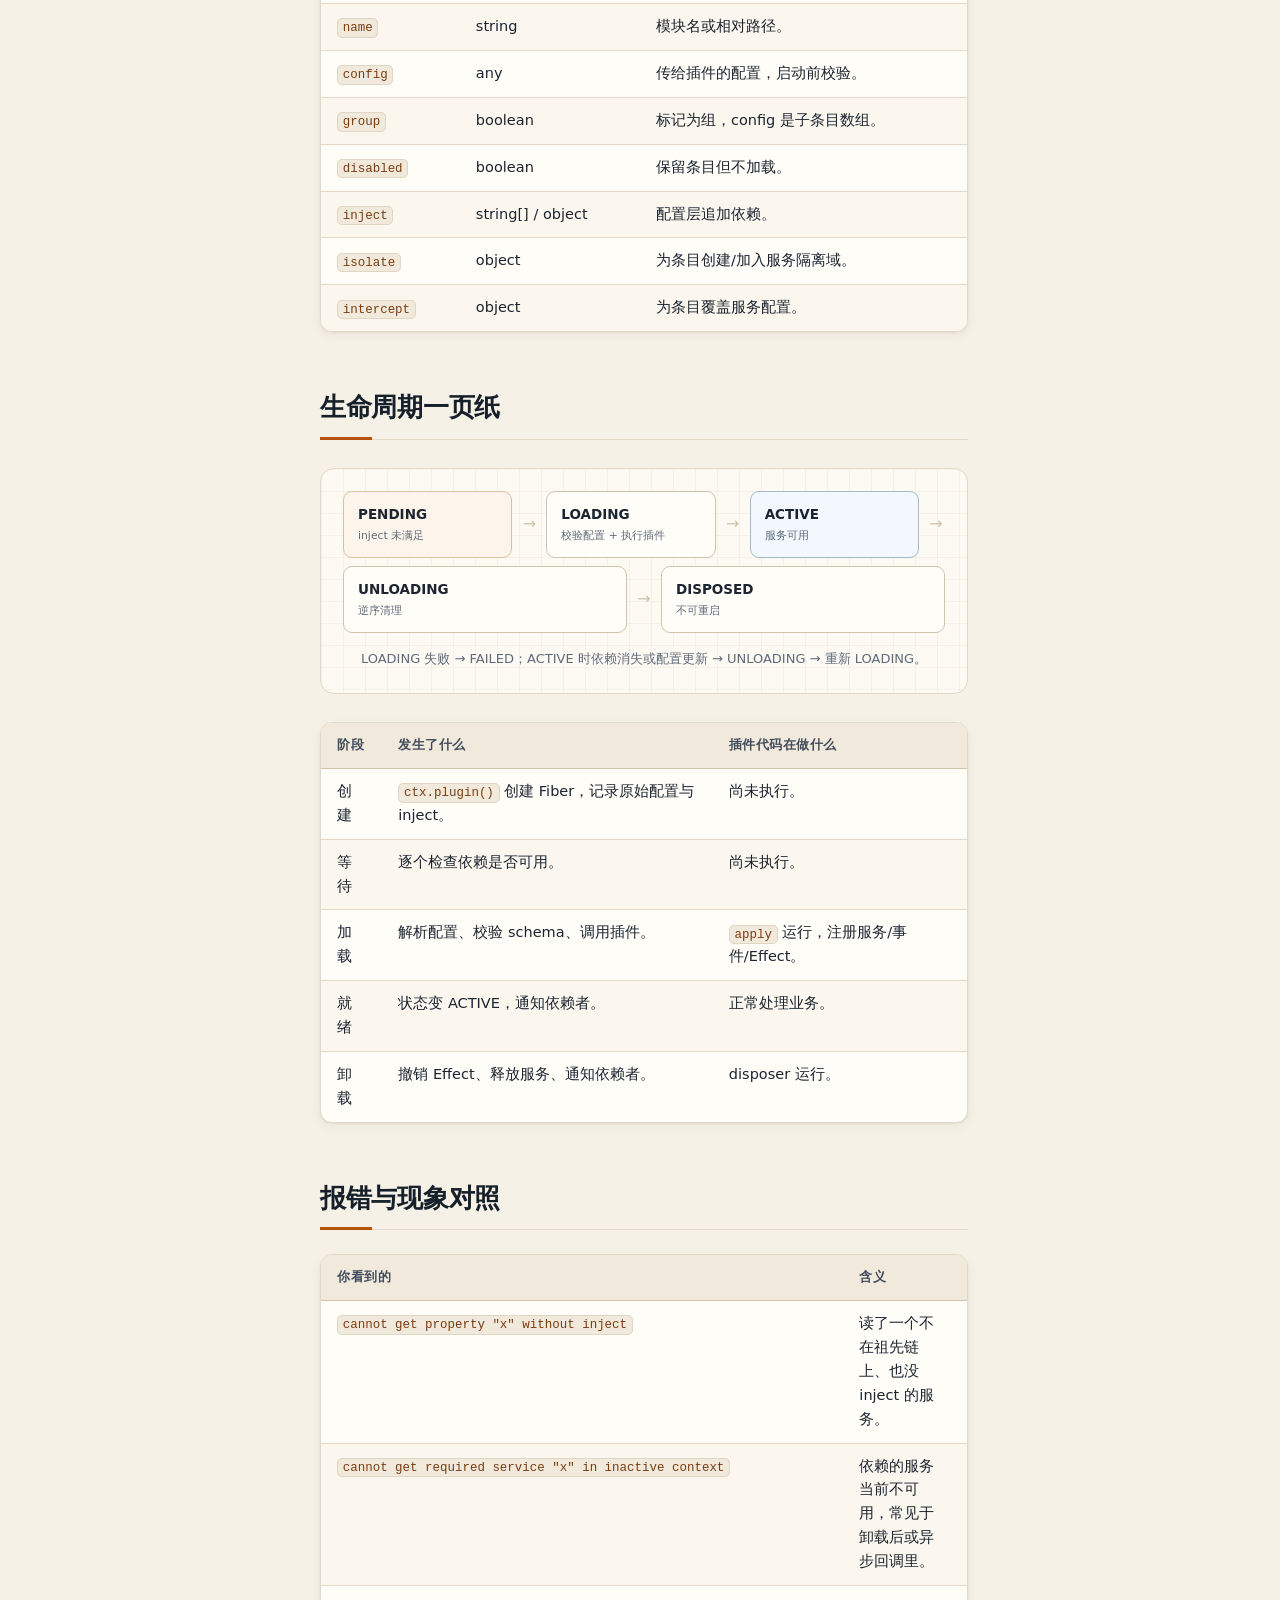
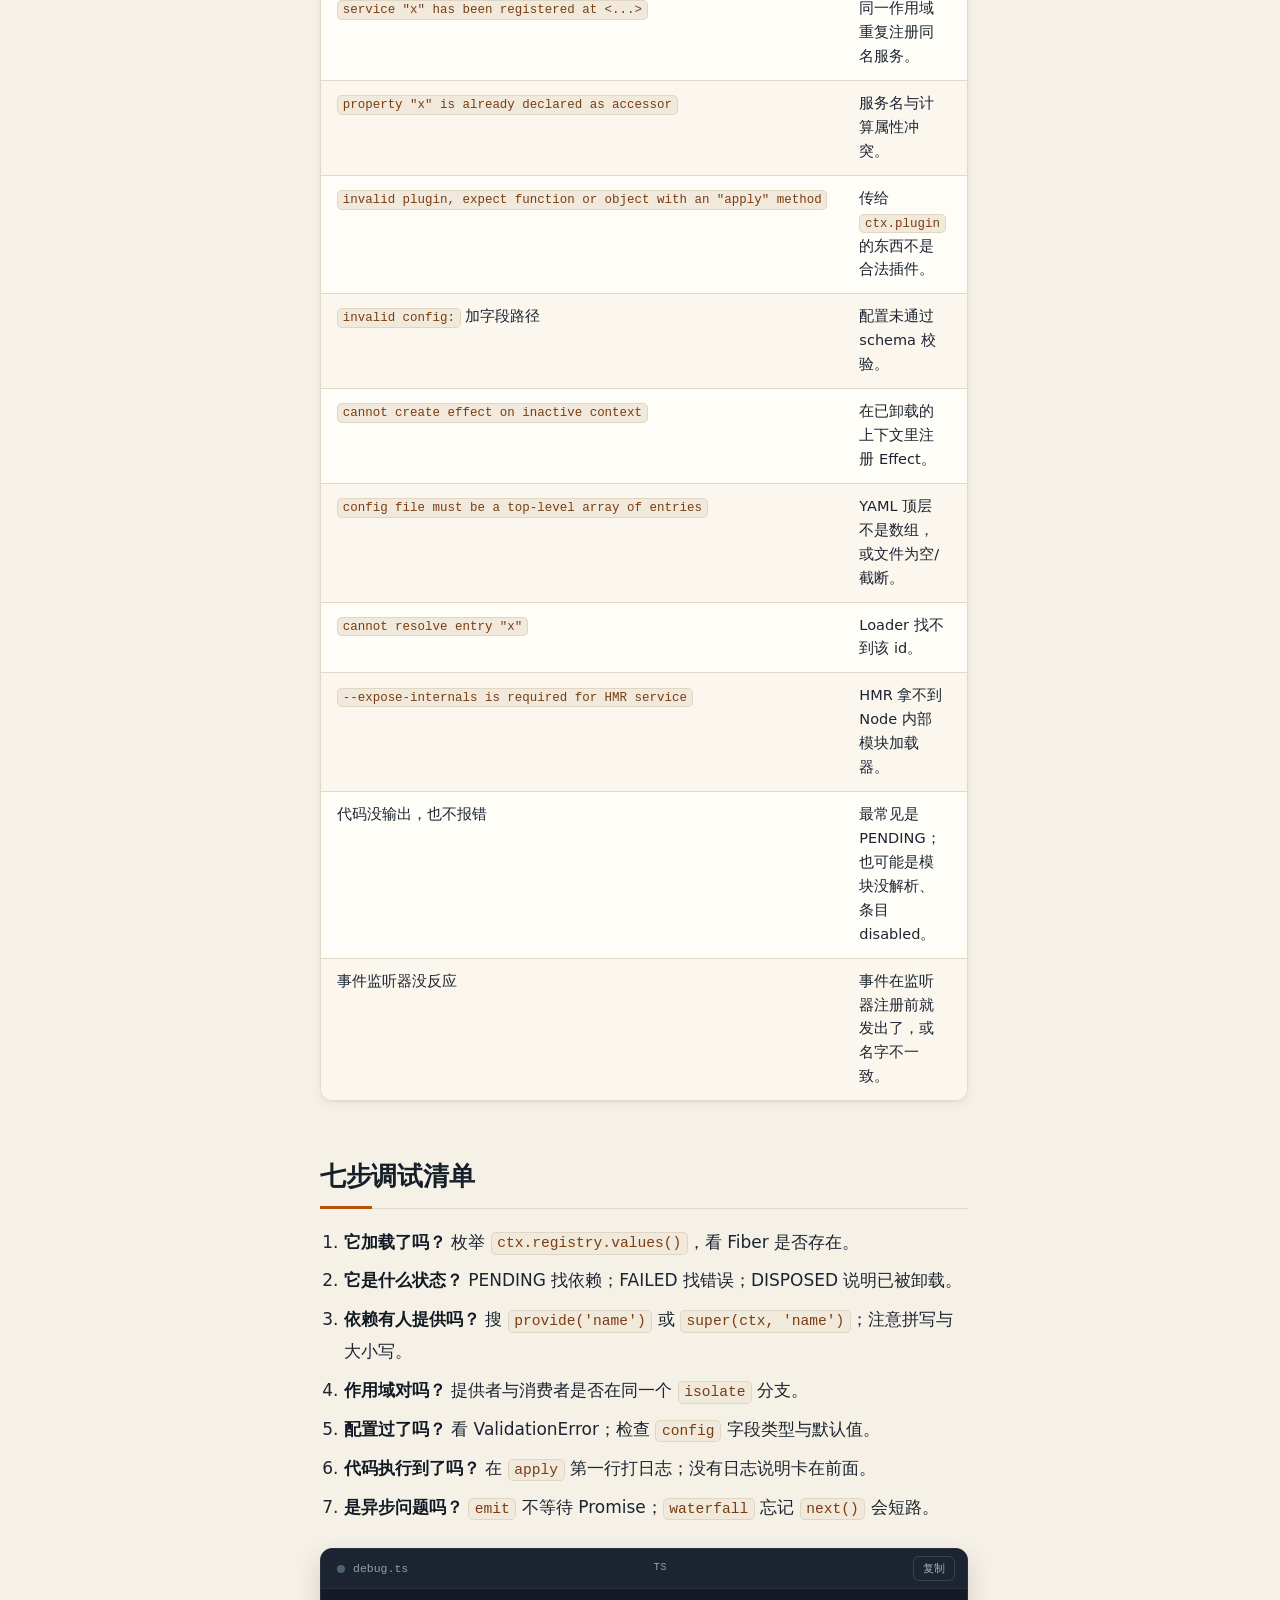
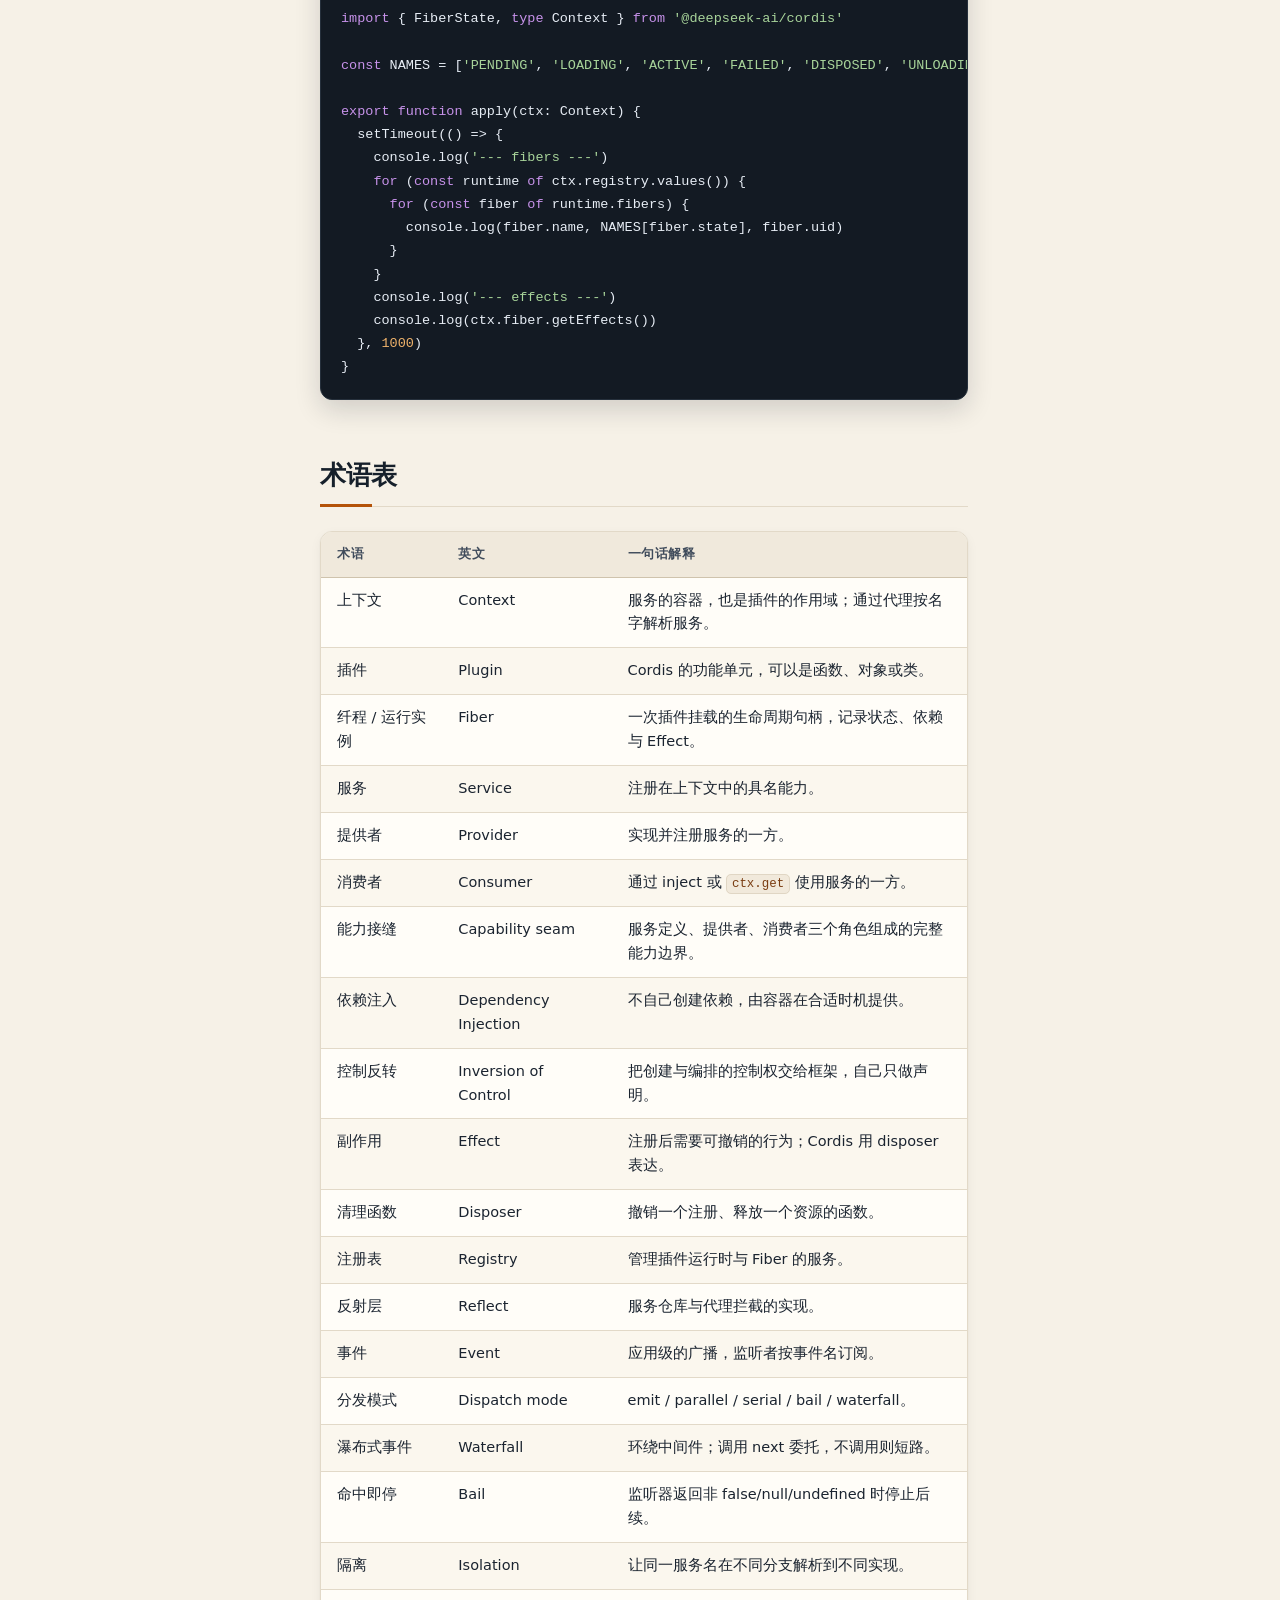
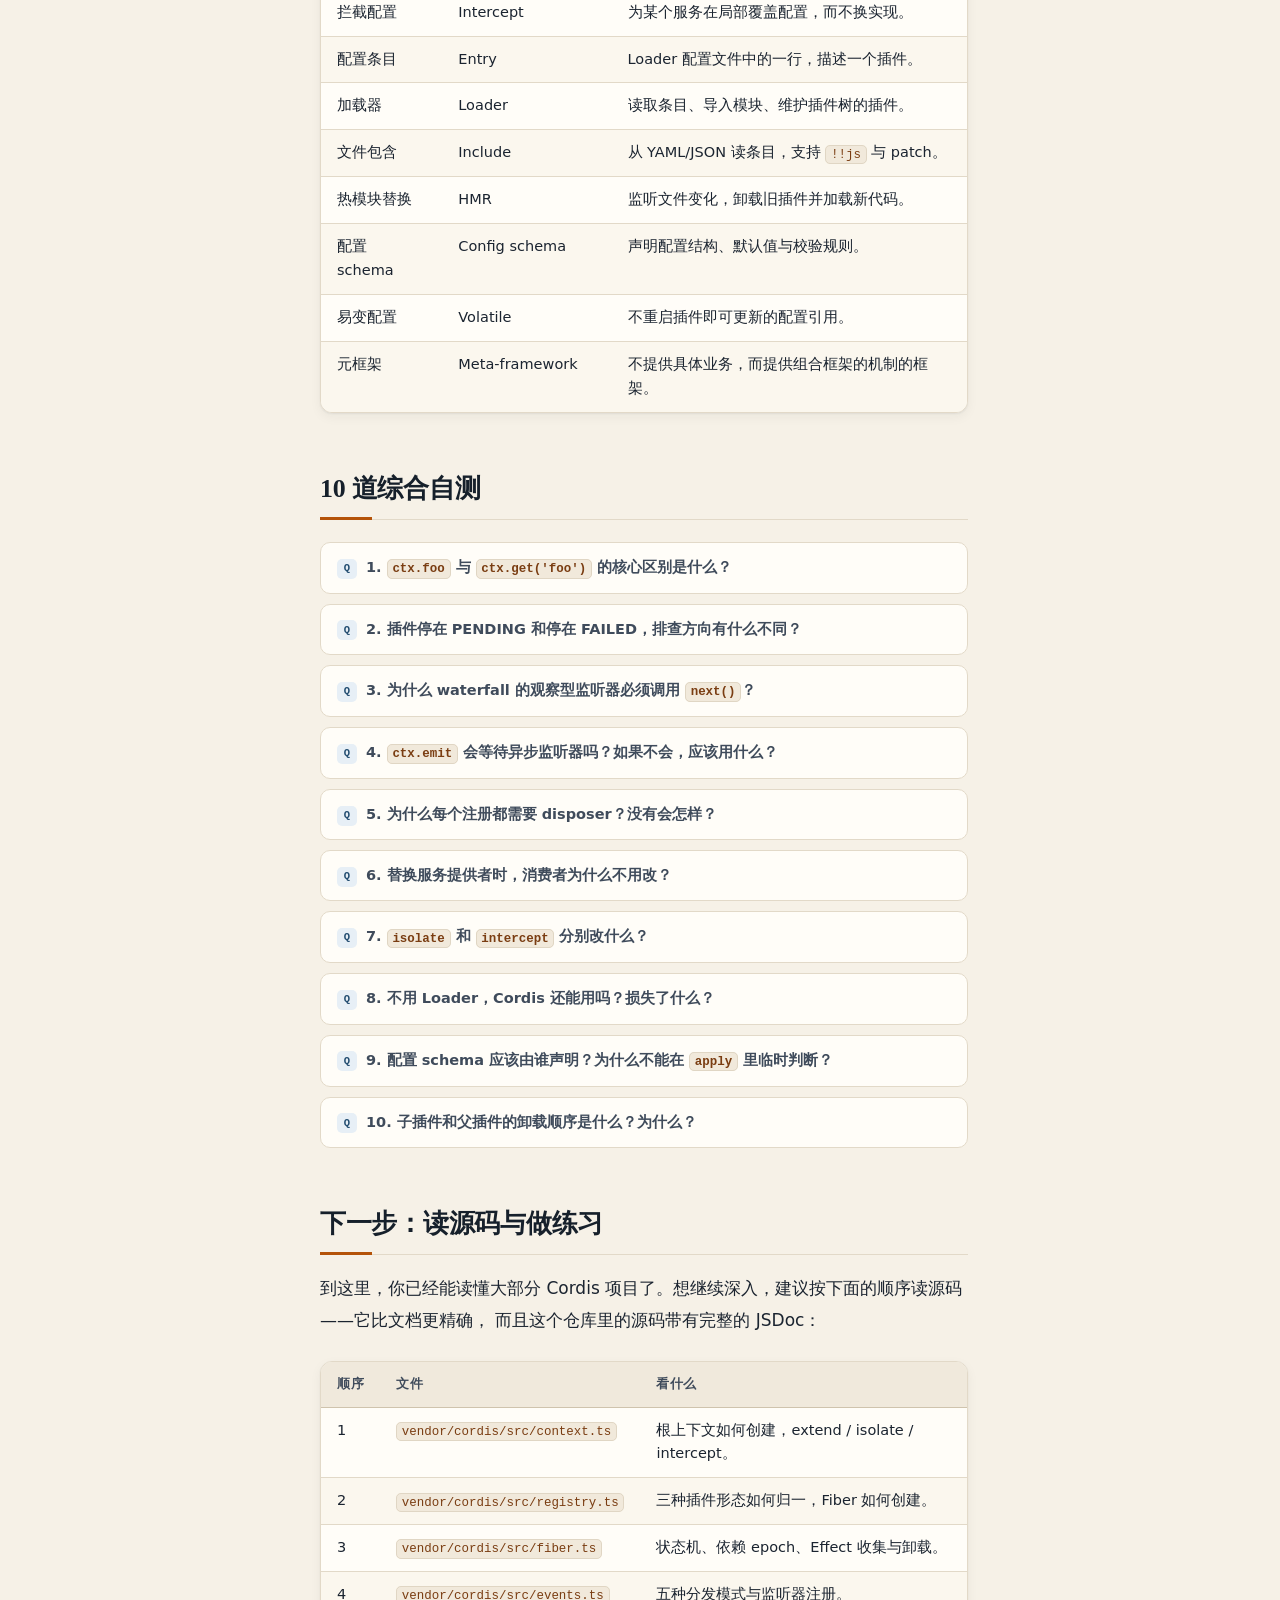
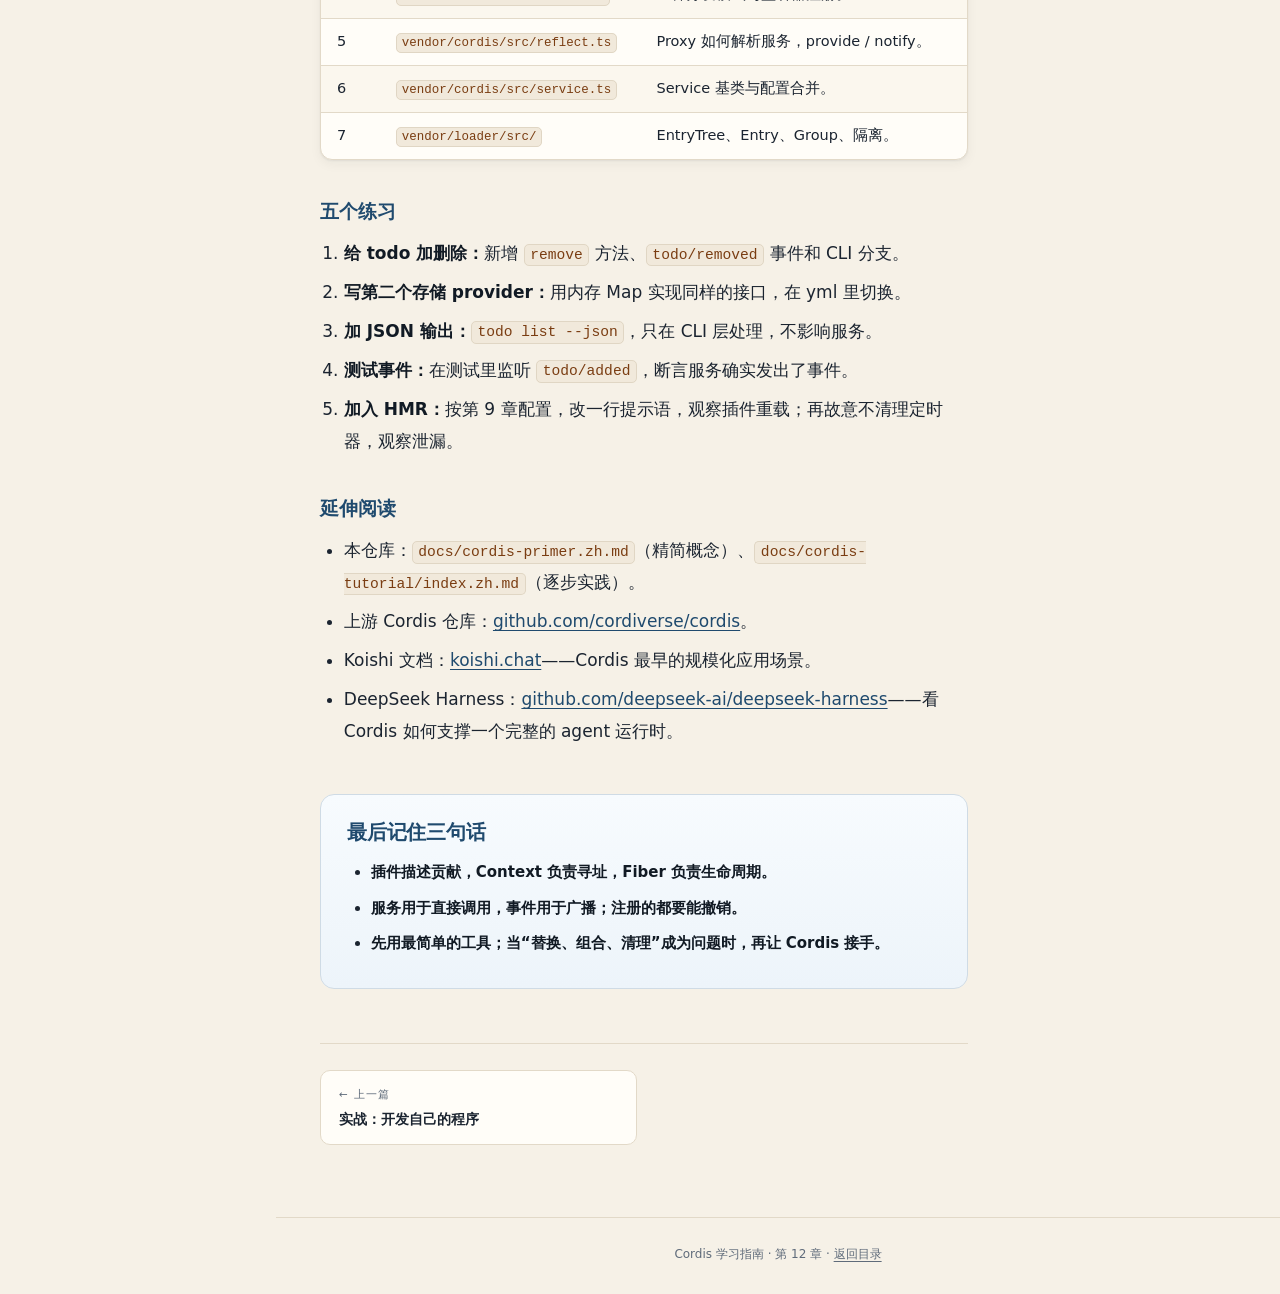
<file: cordis学习指南/12-cheatsheet.html>
<!doctype html>
<html lang="zh-CN">
<head>
  <meta charset="utf-8">
  <meta name="viewport" content="width=device-width, initial-scale=1">
  <title>第 12 章 · 速查表与排错手册 — Cordis 学习指南</title>
  <meta name="description" content="Cordis API 速查、错误信息对照、调试清单、术语表、自测题与下一步学习路线。">
  <link rel="stylesheet" href="assets/style.css">
</head>
<body data-page="12">
  <div class="reading-progress" id="reading-progress"></div>
  <a class="skip-link" href="#main">跳到正文</a>

  <aside class="sidebar" id="sidebar">
    <a class="brand" href="index.html">
      <span class="brand-mark" aria-hidden="true">C</span>
      <span class="brand-text">
        <span class="brand-title">Cordis 学习指南</span>
        <span class="brand-sub">ZERO TO PLUGIN TREE</span>
      </span>
    </a>
    <nav class="nav" id="site-nav" aria-label="课程目录"></nav>
    <div class="sidebar-foot">
      <strong>第五篇 · 附录</strong><br>
      第 12 / 12 章<br>
      约 15 分钟（查阅）
    </div>
  </aside>
  <div class="sidebar-backdrop" id="sidebar-backdrop"></div>

  <div class="shell">
    <header class="topbar">
      <button class="menu-btn" id="menu-btn" type="button" aria-label="打开课程目录" aria-expanded="false" aria-controls="sidebar">☰</button>
      <a class="topbar-brand" href="index.html">Cordis 学习指南</a>
      <div class="topbar-meta">
        <span class="chapter-indicator" id="chapter-indicator">第 12 / 12 章</span>
        <a href="index.html#outline">课程地图</a>
      </div>
    </header>

    <div class="content-wrap">
      <main id="main" class="prose">
        <header class="chapter-head">
          <div class="kicker">
            <span>第五篇 · 附录</span><span class="dot"></span>
            <span class="kicker-muted">第 12 章</span>
          </div>
          <h1>速查表与排错手册</h1>
          <p class="lead">
            这一章不需要从头读。写代码时忘了 API，遇到看不懂的报错，或者想快速复习术语，回来查即可。
            最后有 10 道综合自测题和一份下一步路线。
          </p>
          <div class="meta-row">
            <span class="chip"><strong>用途</strong> 查阅</span>
            <span class="chip"><strong>内容</strong> API · 报错 · 术语 · 练习</span>
            <span class="chip"><strong>前置</strong> 任意章节</span>
          </div>
        </header>

        <h2 id="api">API 速查</h2>

        <h3>Context</h3>
        <div class="table-wrap">
          <table>
            <thead>
              <tr><th>写法</th><th>作用</th><th>备注</th></tr>
            </thead>
            <tbody>
              <tr><td><code>new Context()</code></td><td>创建根上下文</td><td>内置 Registry、Reflect、Events、Logger。</td></tr>
              <tr><td><code>ctx.plugin(plugin, config?)</code></td><td>挂载插件，返回 Fiber</td><td>可 <code>await</code>；启动错误会抛出。</td></tr>
              <tr><td><code>ctx.get(name, strict?)</code></td><td>可选取服务</td><td>找不到返回 <code>undefined</code>。</td></tr>
              <tr><td><code>ctx.provide(name, value)</code></td><td>注册服务</td><td>返回 disposer；随 Fiber 卸载。</td></tr>
              <tr><td><code>ctx.set(name, value)</code></td><td>更新自己提供的服务</td><td>只有提供者 Fiber 能改。</td></tr>
              <tr><td><code>ctx.isolate(name, label?)</code></td><td>创建服务隔离作用域</td><td>同一 label 共享作用域。</td></tr>
              <tr><td><code>ctx.intercept(name, config)</code></td><td>覆盖服务配置</td><td>服务需声明配置类型。</td></tr>
              <tr><td><code>ctx.extend(meta?)</code></td><td>创建子上下文</td><td>子继承父，父不受影响。</td></tr>
              <tr><td><code>ctx.on / once / emit</code></td><td>事件监听与分发</td><td><code>on</code> 返回 disposer。</td></tr>
              <tr><td><code>ctx.parallel / serial / bail / waterfall</code></td><td>其他分发模式</td><td>见第 7 章。</td></tr>
              <tr><td><code>ctx.effect(body, label?)</code></td><td>注册可撤销副作用</td><td>body 立即执行，返回 disposer。</td></tr>
              <tr><td><code>ctx.accessor(name, options)</code></td><td>定义计算属性</td><td>框架内部使用较多。</td></tr>
            </tbody>
          </table>
        </div>

        <h3>Fiber</h3>
        <div class="table-wrap">
          <table>
            <thead>
              <tr><th>成员</th><th>作用</th></tr>
            </thead>
            <tbody>
              <tr><td><code>fiber.state</code></td><td><code>PENDING</code> / <code>LOADING</code> / <code>ACTIVE</code> / <code>FAILED</code> / <code>UNLOADING</code> / <code>DISPOSED</code></td></tr>
              <tr><td><code>fiber.name</code></td><td>沿父链得到的显示名，根为 <code>'root'</code>。</td></tr>
              <tr><td><code>fiber.uid</code></td><td>注册表编号；卸载后为 <code>null</code>。</td></tr>
              <tr><td><code>fiber.ctx</code></td><td>该插件运行所在的子上下文。</td></tr>
              <tr><td><code>await fiber</code></td><td>等待启动稳定；失败时抛出错误。</td></tr>
              <tr><td><code>fiber.dispose()</code></td><td>卸载自身与子树，等待清理完成。</td></tr>
              <tr><td><code>fiber.update(config)</code></td><td>校验并应用新配置，随后重启。</td></tr>
              <tr><td><code>fiber.restart()</code></td><td>用当前配置卸载再加载。</td></tr>
              <tr><td><code>fiber.getEffects()</code></td><td>返回当前 Effect 元数据树，诊断用。</td></tr>
            </tbody>
          </table>
        </div>

        <h3>Service</h3>
        <div class="table-wrap">
          <table>
            <thead>
              <tr><th>写法</th><th>作用</th></tr>
            </thead>
            <tbody>
              <tr><td><code>class X extends Service</code></td><td>定义一个服务插件。</td></tr>
              <tr><td><code>super(ctx, 'name')</code></td><td>注册服务；名字进入扁平命名空间。</td></tr>
              <tr><td><code>[Service.init]()</code></td><td>构造函数之后的异步初始化；可返回 disposer。</td></tr>
              <tr><td><code>[Service.check]()</code></td><td>可用性判断；返回 false 时依赖者继续等待。</td></tr>
              <tr><td><code>[Service.invoke](...)</code></td><td>让服务本身可调用，例如 <code>ctx.logger()</code>。</td></tr>
              <tr><td><code>[Service.config]</code></td><td>声明服务接受的 intercept 配置类型。</td></tr>
            </tbody>
          </table>
        </div>

        <h3>Loader</h3>
        <div class="table-wrap">
          <table>
            <thead>
              <tr><th>写法</th><th>作用</th></tr>
            </thead>
            <tbody>
              <tr><td><code>await ctx.plugin(Loader)</code></td><td>挂载 Loader 服务。</td></tr>
              <tr><td><code>ctx.loader.create(options)</code></td><td>新增并启动一个条目，返回 id。</td></tr>
              <tr><td><code>ctx.loader.update(id, options)</code></td><td>更新、移动或重启条目。</td></tr>
              <tr><td><code>ctx.loader.remove(id)</code></td><td>停止并删除条目。</td></tr>
              <tr><td><code>ctx.loader.resolve(id)</code></td><td>按 id 查找条目，支持 <code>a:b</code> 嵌套。</td></tr>
              <tr><td><code>ctx.loader.await()</code></td><td>等待所有导入与重载完成。</td></tr>
              <tr><td><code>ctx.loader.locate(fiber?)</code></td><td>查找 Fiber 所属的条目 id。</td></tr>
            </tbody>
          </table>
        </div>

        <h3>cordis.yml 条目</h3>
        <div class="table-wrap">
          <table>
            <thead>
              <tr><th>字段</th><th>类型</th><th>作用</th></tr>
            </thead>
            <tbody>
              <tr><td><code>id</code></td><td>string</td><td>稳定标识；省略会随机生成。</td></tr>
              <tr><td><code>name</code></td><td>string</td><td>模块名或相对路径。</td></tr>
              <tr><td><code>config</code></td><td>any</td><td>传给插件的配置，启动前校验。</td></tr>
              <tr><td><code>group</code></td><td>boolean</td><td>标记为组，config 是子条目数组。</td></tr>
              <tr><td><code>disabled</code></td><td>boolean</td><td>保留条目但不加载。</td></tr>
              <tr><td><code>inject</code></td><td>string[] / object</td><td>配置层追加依赖。</td></tr>
              <tr><td><code>isolate</code></td><td>object</td><td>为条目创建/加入服务隔离域。</td></tr>
              <tr><td><code>intercept</code></td><td>object</td><td>为条目覆盖服务配置。</td></tr>
            </tbody>
          </table>
        </div>

        <h2 id="lifecycle">生命周期一页纸</h2>
        <div class="diagram">
          <div class="flow">
            <div class="flow-node clay"><b>PENDING</b><small>inject 未满足</small></div>
            <div class="flow-arrow">→</div>
            <div class="flow-node"><b>LOADING</b><small>校验配置 + 执行插件</small></div>
            <div class="flow-arrow">→</div>
            <div class="flow-node accent"><b>ACTIVE</b><small>服务可用</small></div>
            <div class="flow-arrow">→</div>
            <div class="flow-node"><b>UNLOADING</b><small>逆序清理</small></div>
            <div class="flow-arrow">→</div>
            <div class="flow-node"><b>DISPOSED</b><small>不可重启</small></div>
          </div>
          <p class="small" style="margin:14px 0 0; text-align:center">
            LOADING 失败 → FAILED；ACTIVE 时依赖消失或配置更新 → UNLOADING → 重新 LOADING。
          </p>
        </div>

        <div class="table-wrap">
          <table>
            <thead>
              <tr><th>阶段</th><th>发生了什么</th><th>插件代码在做什么</th></tr>
            </thead>
            <tbody>
              <tr><td>创建</td><td><code>ctx.plugin()</code> 创建 Fiber，记录原始配置与 inject。</td><td>尚未执行。</td></tr>
              <tr><td>等待</td><td>逐个检查依赖是否可用。</td><td>尚未执行。</td></tr>
              <tr><td>加载</td><td>解析配置、校验 schema、调用插件。</td><td><code>apply</code> 运行，注册服务/事件/Effect。</td></tr>
              <tr><td>就绪</td><td>状态变 ACTIVE，通知依赖者。</td><td>正常处理业务。</td></tr>
              <tr><td>卸载</td><td>撤销 Effect、释放服务、通知依赖者。</td><td>disposer 运行。</td></tr>
            </tbody>
          </table>
        </div>

        <h2 id="errors">报错与现象对照</h2>
        <div class="table-wrap">
          <table>
            <thead>
              <tr><th>你看到的</th><th>含义</th><th>怎么修</th></tr>
            </thead>
            <tbody>
              <tr>
                <td><code>cannot get property "x" without inject</code></td>
                <td>读了一个不在祖先链上、也没 inject 的服务。</td>
                <td>把 <code>x</code> 加进 <code>inject</code>；或改用 <code>ctx.get('x')</code>。</td>
              </tr>
              <tr>
                <td><code>cannot get required service "x" in inactive context</code></td>
                <td>依赖的服务当前不可用，常见于卸载后或异步回调里。</td>
                <td>不要在 Fiber 卸载后访问服务；检查异步任务是否被正确取消。</td>
              </tr>
              <tr>
                <td><code>service "x" has been registered at &lt;...&gt;</code></td>
                <td>同一作用域重复注册同名服务。</td>
                <td>改服务名，或给其中一个分支加 <code>isolate</code>。</td>
              </tr>
              <tr>
                <td><code>property "x" is already declared as accessor</code></td>
                <td>服务名与计算属性冲突。</td>
                <td>换名字；检查是否有 <code>ctx.accessor('x', ...)</code>。</td>
              </tr>
              <tr>
                <td><code>invalid plugin, expect function or object with an "apply" method</code></td>
                <td>传给 <code>ctx.plugin</code> 的东西不是合法插件。</td>
                <td>检查导出方式：模块默认导出、命名导出 <code>apply</code>，或类。</td>
              </tr>
              <tr>
                <td><code>invalid config:</code> 加字段路径</td>
                <td>配置未通过 schema 校验。</td>
                <td>按提示修字段；不要绕过校验。</td>
              </tr>
              <tr>
                <td><code>cannot create effect on inactive context</code></td>
                <td>在已卸载的上下文里注册 Effect。</td>
                <td>注册集中在 apply 阶段；异步回调里先判断 Fiber 是否仍存活。</td>
              </tr>
              <tr>
                <td><code>config file must be a top-level array of entries</code></td>
                <td>YAML 顶层不是数组，或文件为空/截断。</td>
                <td>顶层写成 <code>- name: ...</code> 的列表；检查缩进。</td>
              </tr>
              <tr>
                <td><code>cannot resolve entry "x"</code></td>
                <td>Loader 找不到该 id。</td>
                <td>检查 id 拼写；嵌套条目用 <code>parent:child</code>。</td>
              </tr>
              <tr>
                <td><code>--expose-internals is required for HMR service</code></td>
                <td>HMR 拿不到 Node 内部模块加载器。</td>
                <td>用支持该能力的启动器；或暂时关闭 HMR。</td>
              </tr>
              <tr>
                <td>代码没输出，也不报错</td>
                <td>最常见是 PENDING；也可能是模块没解析、条目 disabled。</td>
                <td>枚举 Fiber 状态；检查 inject 提供者、模块名、disabled。</td>
              </tr>
              <tr>
                <td>事件监听器没反应</td>
                <td>事件在监听器注册前就发出了，或名字不一致。</td>
                <td>先注册再 emit；用声明合并检查名字；确认模块已加载。</td>
              </tr>
            </tbody>
          </table>
        </div>

        <h2 id="debug">七步调试清单</h2>
        <ol>
          <li><strong>它加载了吗？</strong> 枚举 <code>ctx.registry.values()</code>，看 Fiber 是否存在。</li>
          <li><strong>它是什么状态？</strong> PENDING 找依赖；FAILED 找错误；DISPOSED 说明已被卸载。</li>
          <li><strong>依赖有人提供吗？</strong> 搜 <code>provide('name')</code> 或 <code>super(ctx, 'name')</code>；注意拼写与大小写。</li>
          <li><strong>作用域对吗？</strong> 提供者与消费者是否在同一个 <code>isolate</code> 分支。</li>
          <li><strong>配置过了吗？</strong> 看 ValidationError；检查 <code>config</code> 字段类型与默认值。</li>
          <li><strong>代码执行到了吗？</strong> 在 <code>apply</code> 第一行打日志；没有日志说明卡在前面。</li>
          <li><strong>是异步问题吗？</strong> <code>emit</code> 不等待 Promise；<code>waterfall</code> 忘记 <code>next()</code> 会短路。</li>
        </ol>

        <div class="code-card">
          <div class="code-head"><span class="code-file">debug.ts</span><span class="code-lang">ts</span></div>
          <pre><code class="language-ts">import { FiberState, type Context } from '@deepseek-ai/cordis'

const NAMES = ['PENDING', 'LOADING', 'ACTIVE', 'FAILED', 'DISPOSED', 'UNLOADING']

export function apply(ctx: Context) {
  setTimeout(() =&gt; {
    console.log('--- fibers ---')
    for (const runtime of ctx.registry.values()) {
      for (const fiber of runtime.fibers) {
        console.log(fiber.name, NAMES[fiber.state], fiber.uid)
      }
    }
    console.log('--- effects ---')
    console.log(ctx.fiber.getEffects())
  }, 1000)
}</code></pre>
        </div>

        <h2 id="glossary">术语表</h2>
        <div class="table-wrap">
          <table>
            <thead>
              <tr><th>术语</th><th>英文</th><th>一句话解释</th></tr>
            </thead>
            <tbody>
              <tr><td>上下文</td><td>Context</td><td>服务的容器，也是插件的作用域；通过代理按名字解析服务。</td></tr>
              <tr><td>插件</td><td>Plugin</td><td>Cordis 的功能单元，可以是函数、对象或类。</td></tr>
              <tr><td>纤程 / 运行实例</td><td>Fiber</td><td>一次插件挂载的生命周期句柄，记录状态、依赖与 Effect。</td></tr>
              <tr><td>服务</td><td>Service</td><td>注册在上下文中的具名能力。</td></tr>
              <tr><td>提供者</td><td>Provider</td><td>实现并注册服务的一方。</td></tr>
              <tr><td>消费者</td><td>Consumer</td><td>通过 inject 或 <code>ctx.get</code> 使用服务的一方。</td></tr>
              <tr><td>能力接缝</td><td>Capability seam</td><td>服务定义、提供者、消费者三个角色组成的完整能力边界。</td></tr>
              <tr><td>依赖注入</td><td>Dependency Injection</td><td>不自己创建依赖，由容器在合适时机提供。</td></tr>
              <tr><td>控制反转</td><td>Inversion of Control</td><td>把创建与编排的控制权交给框架，自己只做声明。</td></tr>
              <tr><td>副作用</td><td>Effect</td><td>注册后需要可撤销的行为；Cordis 用 disposer 表达。</td></tr>
              <tr><td>清理函数</td><td>Disposer</td><td>撤销一个注册、释放一个资源的函数。</td></tr>
              <tr><td>注册表</td><td>Registry</td><td>管理插件运行时与 Fiber 的服务。</td></tr>
              <tr><td>反射层</td><td>Reflect</td><td>服务仓库与代理拦截的实现。</td></tr>
              <tr><td>事件</td><td>Event</td><td>应用级的广播，监听者按事件名订阅。</td></tr>
              <tr><td>分发模式</td><td>Dispatch mode</td><td>emit / parallel / serial / bail / waterfall。</td></tr>
              <tr><td>瀑布式事件</td><td>Waterfall</td><td>环绕中间件；调用 next 委托，不调用则短路。</td></tr>
              <tr><td>命中即停</td><td>Bail</td><td>监听器返回非 false/null/undefined 时停止后续。</td></tr>
              <tr><td>隔离</td><td>Isolation</td><td>让同一服务名在不同分支解析到不同实现。</td></tr>
              <tr><td>拦截配置</td><td>Intercept</td><td>为某个服务在局部覆盖配置，而不换实现。</td></tr>
              <tr><td>配置条目</td><td>Entry</td><td>Loader 配置文件中的一行，描述一个插件。</td></tr>
              <tr><td>加载器</td><td>Loader</td><td>读取条目、导入模块、维护插件树的插件。</td></tr>
              <tr><td>文件包含</td><td>Include</td><td>从 YAML/JSON 读条目，支持 <code>!!js</code> 与 patch。</td></tr>
              <tr><td>热模块替换</td><td>HMR</td><td>监听文件变化，卸载旧插件并加载新代码。</td></tr>
              <tr><td>配置 schema</td><td>Config schema</td><td>声明配置结构、默认值与校验规则。</td></tr>
              <tr><td>易变配置</td><td>Volatile</td><td>不重启插件即可更新的配置引用。</td></tr>
              <tr><td>元框架</td><td>Meta-framework</td><td>不提供具体业务，而提供组合框架的机制的框架。</td></tr>
            </tbody>
          </table>
        </div>

        <h2 id="quiz">10 道综合自测</h2>
        <div class="quiz">
          <details>
            <summary>1. <code>ctx.foo</code> 与 <code>ctx.get('foo')</code> 的核心区别是什么？</summary>
            <div class="answer">
              <p>
                属性访问是强依赖：对不在祖先链上的服务，插件上下文中要求先 <code>inject</code>，找不到会抛错；
                <code>get</code> 是可选取值，不要求 inject，找不到返回 <code>undefined</code>。
              </p>
            </div>
          </details>
          <details>
            <summary>2. 插件停在 PENDING 和停在 FAILED，排查方向有什么不同？</summary>
            <div class="answer">
              <p>
                PENDING 是“依赖没齐”，查 <code>inject</code> 列表、提供者是否存在、作用域是否一致；
                FAILED 是“执行出错”，查配置校验和 <code>apply</code> 抛出的异常。
              </p>
            </div>
          </details>
          <details>
            <summary>3. 为什么 waterfall 的观察型监听器必须调用 <code>next()</code>？</summary>
            <div class="answer">
              <p>
                因为不调用就表示短路，后续监听器和最内层默认行为都不会执行，而且不会报错。
                只做日志、标注的监听器应当 <code>return next()</code>。
              </p>
            </div>
          </details>
          <details>
            <summary>4. <code>ctx.emit</code> 会等待异步监听器吗？如果不会，应该用什么？</summary>
            <div class="answer">
              <p>
                不会。需要等待全部异步监听器时用 <code>await ctx.parallel</code>；
                需要按顺序等待时用 <code>await ctx.serial</code>。
              </p>
            </div>
          </details>
          <details>
            <summary>5. 为什么每个注册都需要 disposer？没有会怎样？</summary>
            <div class="answer">
              <p>
                因为插件会被卸载、替换、热更新。没有 disposer，注册会残留，造成定时器叠加、监听器重复、
                连接泄漏，甚至访问已释放的服务。
              </p>
            </div>
          </details>
          <details>
            <summary>6. 替换服务提供者时，消费者为什么不用改？</summary>
            <div class="answer">
              <p>
                因为消费者依赖的是服务名，不是具体类。提供者消失时消费者被卸载，新提供者上线后消费者重新加载，
                整个过程由 Cordis 的依赖跟踪完成。
              </p>
            </div>
          </details>
          <details>
            <summary>7. <code>isolate</code> 和 <code>intercept</code> 分别改什么？</summary>
            <div class="answer">
              <p>
                <code>isolate</code> 改“服务解析到哪个实现”，<code>intercept</code> 改“同一个实现读到的配置”。
              </p>
            </div>
          </details>
          <details>
            <summary>8. 不用 Loader，Cordis 还能用吗？损失了什么？</summary>
            <div class="answer">
              <p>
                能。直接 <code>ctx.plugin()</code> 即可。损失的是配置驱动装配、条目级禁用/分组、配置热更新，
                以及基于文件变化的 HMR。
              </p>
            </div>
          </details>
          <details>
            <summary>9. 配置 schema 应该由谁声明？为什么不能在 <code>apply</code> 里临时判断？</summary>
            <div class="answer">
              <p>
                由插件自己声明（导出 <code>Config</code>），因为只有提供者知道合法输入。
                在 <code>apply</code> 里临时判断会让错误暴露得太晚，也无法给 Loader 和配置工具提供结构信息。
              </p>
            </div>
          </details>
          <details>
            <summary>10. 子插件和父插件的卸载顺序是什么？为什么？</summary>
            <div class="answer">
              <p>
                父插件卸载会一并卸载子插件，并等待子插件清理完成。具体先后遵循 Effect 的逆序规则，
                不要把“子一定先于父”当成固定保证；需要严格顺序时，把步骤放进同一个 disposer 显式 await。
              </p>
            </div>
          </details>
        </div>

        <h2 id="next">下一步：读源码与做练习</h2>
        <p>
          到这里，你已经能读懂大部分 Cordis 项目了。想继续深入，建议按下面的顺序读源码——它比文档更精确，
          而且这个仓库里的源码带有完整的 JSDoc：
        </p>

        <div class="table-wrap">
          <table>
            <thead>
              <tr><th>顺序</th><th>文件</th><th>看什么</th></tr>
            </thead>
            <tbody>
              <tr><td>1</td><td><code>vendor/cordis/src/context.ts</code></td><td>根上下文如何创建，extend / isolate / intercept。</td></tr>
              <tr><td>2</td><td><code>vendor/cordis/src/registry.ts</code></td><td>三种插件形态如何归一，Fiber 如何创建。</td></tr>
              <tr><td>3</td><td><code>vendor/cordis/src/fiber.ts</code></td><td>状态机、依赖 epoch、Effect 收集与卸载。</td></tr>
              <tr><td>4</td><td><code>vendor/cordis/src/events.ts</code></td><td>五种分发模式与监听器注册。</td></tr>
              <tr><td>5</td><td><code>vendor/cordis/src/reflect.ts</code></td><td>Proxy 如何解析服务，provide / notify。</td></tr>
              <tr><td>6</td><td><code>vendor/cordis/src/service.ts</code></td><td>Service 基类与配置合并。</td></tr>
              <tr><td>7</td><td><code>vendor/loader/src/</code></td><td>EntryTree、Entry、Group、隔离。</td></tr>
            </tbody>
          </table>
        </div>

        <h3>五个练习</h3>
        <ol>
          <li><strong>给 todo 加删除：</strong>新增 <code>remove</code> 方法、<code>todo/removed</code> 事件和 CLI 分支。</li>
          <li><strong>写第二个存储 provider：</strong>用内存 Map 实现同样的接口，在 yml 里切换。</li>
          <li><strong>加 JSON 输出：</strong><code>todo list --json</code>，只在 CLI 层处理，不影响服务。</li>
          <li><strong>测试事件：</strong>在测试里监听 <code>todo/added</code>，断言服务确实发出了事件。</li>
          <li><strong>加入 HMR：</strong>按第 9 章配置，改一行提示语，观察插件重载；再故意不清理定时器，观察泄漏。</li>
        </ol>

        <h3>延伸阅读</h3>
        <ul>
          <li>本仓库：<code>docs/cordis-primer.zh.md</code>（精简概念）、<code>docs/cordis-tutorial/index.zh.md</code>（逐步实践）。</li>
          <li>上游 Cordis 仓库：<a href="https://github.com/cordiverse/cordis" target="_blank" rel="noreferrer">github.com/cordiverse/cordis</a>。</li>
          <li>Koishi 文档：<a href="https://koishi.chat/" target="_blank" rel="noreferrer">koishi.chat</a>——Cordis 最早的规模化应用场景。</li>
          <li>DeepSeek Harness：<a href="https://github.com/deepseek-ai/deepseek-harness" target="_blank" rel="noreferrer">github.com/deepseek-ai/deepseek-harness</a>——看 Cordis 如何支撑一个完整的 agent 运行时。</li>
        </ul>

        <div class="summary">
          <h2>最后记住三句话</h2>
          <ul>
            <li><strong>插件描述贡献，Context 负责寻址，Fiber 负责生命周期。</strong></li>
            <li><strong>服务用于直接调用，事件用于广播；注册的都要能撤销。</strong></li>
            <li><strong>先用最简单的工具；当“替换、组合、清理”成为问题时，再让 Cordis 接手。</strong></li>
          </ul>
        </div>

        <nav class="pager" id="pager" aria-label="章节翻页"></nav>
      </main>

      <aside class="toc" id="toc" aria-label="本章目录">
        <div class="toc-title">本章目录</div>
        <ol id="toc-list"></ol>
      </aside>
    </div>

    <footer class="site-foot">
      <p>Cordis 学习指南 · 第 12 章 · <a href="index.html">返回目录</a></p>
    </footer>
  </div>

  <script src="assets/app.js"></script>
</body>
</html>
</file>
<file: cordis学习指南/assets/style.css>
/* ==========================================================================
   Cordis 学习指南 — 共享样式
   设计目标：像一本可以点在纸上的小册子；离线可用，无外部字体与图片。
   ========================================================================== */

:root {
  --paper: #f6f1e7;
  --paper-2: #fffdf8;
  --paper-3: #efe8da;
  --ink: #1b2430;
  --ink-2: #3f4b5b;
  --muted: #5f6b7a;
  --line: #e2d9c8;
  --line-strong: #cfc3ad;
  --accent: #2d5f8a;
  --accent-ink: #1f4a6e;
  --accent-soft: #e7eff6;
  --clay: #b45309;
  --clay-soft: #fbf0e2;
  --green: #2f6b4f;
  --green-soft: #e9f3ec;
  --red: #a13c3c;
  --red-soft: #f9eaea;
  --purple: #6a4c93;
  --purple-soft: #f0ebf7;
  --code-bg: #131a23;
  --code-bg-2: #1b2430;
  --code-ink: #e7edf5;
  --code-dim: #8fa0b4;
  --shadow-sm: 0 1px 2px rgba(27, 36, 48, .06), 0 4px 12px rgba(27, 36, 48, .05);
  --shadow-md: 0 8px 24px rgba(27, 36, 48, .10), 0 2px 6px rgba(27, 36, 48, .05);
  --radius: 12px;
  --font-sans: "Noto Sans SC", "PingFang SC", "Microsoft YaHei", "Segoe UI", system-ui, -apple-system, sans-serif;
  --font-serif: "Noto Serif SC", "Songti SC", "Source Han Serif SC", "STSong", Georgia, serif;
  --font-mono: "Cascadia Code", "JetBrains Mono", "SFMono-Regular", Consolas, Menlo, monospace;
  --sidebar-w: 276px;
  --measure: 74ch;
}

*,
*::before,
*::after { box-sizing: border-box; }

html {
  scroll-behavior: smooth;
  scroll-padding-top: 88px;
  -webkit-text-size-adjust: 100%;
}

body {
  margin: 0;
  color: var(--ink);
  background:
    radial-gradient(1200px 600px at 12% -8%, rgba(45, 95, 138, .10), transparent 60%),
    radial-gradient(900px 520px at 96% 4%, rgba(180, 83, 9, .07), transparent 55%),
    var(--paper);
  font-family: var(--font-sans);
  font-size: 17px;
  line-height: 1.88;
  text-rendering: optimizeLegibility;
}

::selection { background: #cfe0ef; color: #10283d; }

a {
  color: var(--accent-ink);
  text-decoration-thickness: 1px;
  text-underline-offset: 3px;
}
a:hover { color: var(--clay); }

:focus-visible {
  outline: 3px solid rgba(45, 95, 138, .45);
  outline-offset: 3px;
  border-radius: 4px;
}

img, svg { max-width: 100%; }

.skip-link {
  position: fixed;
  left: 12px;
  top: -60px;
  z-index: 100;
  padding: 10px 16px;
  border-radius: 8px;
  background: var(--ink);
  color: #fff;
  text-decoration: none;
  transition: top .2s ease;
}
.skip-link:focus { top: 12px; color: #fff; }

.reading-progress {
  position: fixed;
  inset: 0 auto auto 0;
  z-index: 90;
  height: 3px;
  width: 0;
  background: linear-gradient(90deg, var(--accent), var(--clay));
  transition: width .08s linear;
}

/* --------------------------------------------------------------------------
   壳层与侧栏
   -------------------------------------------------------------------------- */

.sidebar {
  position: fixed;
  inset: 0 auto 0 0;
  z-index: 60;
  width: var(--sidebar-w);
  display: flex;
  flex-direction: column;
  padding: 26px 18px 20px;
  color: #d5dee8;
  background:
    radial-gradient(500px 300px at 0% 0%, rgba(96, 140, 178, .20), transparent 70%),
    linear-gradient(180deg, #1b2531 0%, #141c26 100%);
  border-right: 1px solid rgba(255, 255, 255, .07);
  overflow-y: auto;
  scrollbar-width: thin;
  scrollbar-color: #3c4b5c transparent;
}

.brand {
  display: flex;
  gap: 12px;
  align-items: center;
  padding: 4px 8px 22px;
  color: #fff;
  text-decoration: none;
}
.brand:hover { color: #fff; }
.brand-mark {
  display: grid;
  place-items: center;
  width: 40px;
  height: 40px;
  flex: 0 0 40px;
  border-radius: 11px;
  background: linear-gradient(145deg, #3d7aa8, #234a6d);
  box-shadow: inset 0 1px 0 rgba(255, 255, 255, .25), 0 4px 10px rgba(0, 0, 0, .25);
  font-family: var(--font-serif);
  font-size: 21px;
  font-weight: 700;
  color: #fff;
}
.brand-text { display: flex; flex-direction: column; line-height: 1.3; }
.brand-title { font-size: 15.5px; font-weight: 700; letter-spacing: .02em; }
.brand-sub { margin-top: 2px; font-size: 11.5px; color: #91a3b7; letter-spacing: .08em; }

.nav { flex: 1; }
.nav-part {
  margin: 18px 8px 7px;
  font-size: 10.5px;
  font-weight: 700;
  letter-spacing: .16em;
  text-transform: uppercase;
  color: #7f91a5;
}
.nav-part:first-child { margin-top: 0; }
.nav a {
  position: relative;
  display: flex;
  gap: 10px;
  align-items: baseline;
  padding: 8px 10px;
  margin: 1px 0;
  border-radius: 8px;
  color: #c4d0dc;
  font-size: 13.5px;
  line-height: 1.45;
  text-decoration: none;
  transition: background .15s ease, color .15s ease;
}
.nav a:hover { background: rgba(255, 255, 255, .06); color: #fff; }
.nav a.active {
  background: rgba(94, 152, 196, .16);
  color: #fff;
  box-shadow: inset 2px 0 0 #6aa9d6;
}
.nav .num {
  flex: 0 0 22px;
  color: #8398ad;
  font-family: var(--font-mono);
  font-size: 11px;
  letter-spacing: .02em;
}
.nav a.active .num { color: #8fc0e2; }

.sidebar-foot {
  margin-top: 22px;
  padding: 14px 10px 4px;
  border-top: 1px solid rgba(255, 255, 255, .08);
  font-size: 11.5px;
  line-height: 1.7;
  color: #93a6ba;
}
.sidebar-foot strong { color: #b9c8d8; font-weight: 600; }

.sidebar-backdrop {
  display: none;
  position: fixed;
  inset: 0;
  z-index: 55;
  background: rgba(15, 22, 30, .45);
  backdrop-filter: blur(2px);
}

.shell {
  margin-left: var(--sidebar-w);
  min-height: 100vh;
  display: flex;
  flex-direction: column;
}

/* --------------------------------------------------------------------------
   顶栏
   -------------------------------------------------------------------------- */

.topbar {
  position: sticky;
  top: 0;
  z-index: 40;
  display: flex;
  align-items: center;
  gap: 14px;
  height: 64px;
  padding: 0 40px;
  background: rgba(246, 241, 231, .82);
  border-bottom: 1px solid rgba(207, 195, 173, .55);
  backdrop-filter: blur(12px);
}
.topbar-brand {
  display: none;
  color: var(--ink);
  font-weight: 700;
  font-size: 14px;
  text-decoration: none;
}
.topbar-crumb {
  display: inline-flex;
  align-items: center;
  gap: 8px;
  font-size: 12.5px;
  color: var(--muted);
  letter-spacing: .02em;
}
.topbar-crumb::before {
  content: "";
  width: 6px;
  height: 6px;
  border-radius: 50%;
  background: var(--clay);
}
.topbar-meta {
  margin-left: auto;
  display: flex;
  align-items: center;
  gap: 18px;
  font-size: 12.5px;
  color: var(--muted);
}
.topbar-meta a { color: var(--muted); text-decoration: none; }
.topbar-meta a:hover { color: var(--accent-ink); }
.chapter-indicator { font-family: var(--font-mono); font-size: 11.5px; letter-spacing: .04em; }

.menu-btn {
  display: none;
  width: 38px;
  height: 38px;
  padding: 0;
  border: 1px solid var(--line);
  border-radius: 9px;
  background: var(--paper-2);
  color: var(--ink);
  font-size: 18px;
  line-height: 1;
  cursor: pointer;
}

/* --------------------------------------------------------------------------
   正文布局
   -------------------------------------------------------------------------- */

.content-wrap {
  width: 100%;
  max-width: 1180px;
  margin: 0 auto;
  padding: 0 44px 72px;
  display: grid;
  grid-template-columns: minmax(0, 1fr) 212px;
  gap: 56px;
  align-items: start;
}

.prose { min-width: 0; max-width: 860px; }
.content-wrap.solo { grid-template-columns: minmax(0, 1fr); max-width: 1040px; }
.index-main { max-width: none; }
.index-main .lead { max-width: 40em; }

.toc {
  position: sticky;
  top: 92px;
  max-height: calc(100vh - 120px);
  overflow-y: auto;
  padding-top: 62px;
  font-size: 12.5px;
  line-height: 1.55;
}
.toc-title {
  margin-bottom: 10px;
  font-size: 10.5px;
  font-weight: 700;
  letter-spacing: .16em;
  text-transform: uppercase;
  color: var(--muted);
}
.toc ol { list-style: none; margin: 0; padding: 0; border-left: 1px solid var(--line); }
.toc li { margin: 0; }
.toc a {
  display: block;
  padding: 5px 0 5px 14px;
  margin-left: -1px;
  border-left: 2px solid transparent;
  color: var(--muted);
  text-decoration: none;
  transition: color .15s ease, border-color .15s ease;
}
.toc a:hover { color: var(--ink); }
.toc a.active { color: var(--accent-ink); border-left-color: var(--accent); font-weight: 600; }

/* --------------------------------------------------------------------------
   章节头
   -------------------------------------------------------------------------- */

.chapter-head { padding: 56px 0 8px; }
.kicker {
  display: flex;
  flex-wrap: wrap;
  align-items: center;
  gap: 10px;
  margin-bottom: 16px;
  font-size: 11.5px;
  font-weight: 700;
  letter-spacing: .14em;
  text-transform: uppercase;
  color: var(--clay);
}
.kicker .dot { width: 4px; height: 4px; border-radius: 50%; background: var(--line-strong); }
.kicker .kicker-muted { color: var(--muted); font-weight: 500; letter-spacing: .06em; }

h1 {
  margin: 0 0 18px;
  font-family: var(--font-serif);
  font-size: clamp(2rem, 4.2vw, 3rem);
  line-height: 1.22;
  font-weight: 700;
  letter-spacing: -.015em;
  color: #16202b;
  text-wrap: balance;
}
.chapter-head h1 { max-width: 22ch; }

.lead {
  max-width: 62ch;
  margin: 0;
  font-size: 18px;
  line-height: 1.85;
  color: var(--ink-2);
}

.meta-row {
  display: flex;
  flex-wrap: wrap;
  gap: 8px;
  margin-top: 24px;
}
.chip {
  display: inline-flex;
  align-items: center;
  gap: 6px;
  padding: 4px 11px;
  border: 1px solid var(--line);
  border-radius: 999px;
  background: rgba(255, 253, 248, .7);
  font-size: 12px;
  color: var(--muted);
  white-space: nowrap;
}
.chip strong { color: var(--ink-2); font-weight: 600; }

/* --------------------------------------------------------------------------
   正文元素
   -------------------------------------------------------------------------- */

.prose h2 {
  position: relative;
  margin: 58px 0 18px;
  padding-bottom: 12px;
  border-bottom: 1px solid var(--line);
  font-family: var(--font-serif);
  font-size: 1.62rem;
  line-height: 1.4;
  font-weight: 700;
  letter-spacing: -.01em;
  color: #16202b;
  text-wrap: balance;
}
.prose h2::after {
  content: "";
  position: absolute;
  left: 0;
  bottom: -1px;
  width: 52px;
  height: 3px;
  background: var(--clay);
}
.prose h3 {
  margin: 38px 0 12px;
  font-size: 1.16rem;
  line-height: 1.5;
  font-weight: 700;
  color: var(--accent-ink);
}
.prose h4 {
  margin: 26px 0 8px;
  font-size: 1rem;
  font-weight: 700;
  color: var(--ink);
}
.prose p { max-width: var(--measure); margin: 0 0 18px; text-wrap: pretty; }
.prose ul, .prose ol { max-width: var(--measure); margin: 0 0 20px; padding-left: 1.4em; }
.prose li { margin: 7px 0; }
.prose li > ul, .prose li > ol { margin: 6px 0 8px; }
.prose strong { font-weight: 700; color: #111a24; }
.prose em { font-style: normal; background: linear-gradient(transparent 62%, #f3dfb8 62%); padding: 0 1px; }
.prose hr { margin: 44px 0; border: 0; border-top: 1px solid var(--line); }

.prose blockquote {
  margin: 24px 0;
  padding: 4px 0 4px 22px;
  border-left: 3px solid var(--line-strong);
  color: var(--ink-2);
  font-family: var(--font-serif);
  font-size: 1.04rem;
}
.prose blockquote p:last-child { margin-bottom: 0; }

.prose code {
  padding: .15em .38em;
  border: 1px solid #e0d6c4;
  border-radius: 5px;
  background: #f1e9db;
  font-family: var(--font-mono);
  font-size: .86em;
  color: #7a3d12;
  word-break: break-word;
}
.prose pre code { padding: 0; border: 0; background: none; color: inherit; font-size: inherit; }

.prose kbd {
  display: inline-block;
  padding: 1px 6px;
  border: 1px solid var(--line-strong);
  border-bottom-width: 2px;
  border-radius: 5px;
  background: var(--paper-2);
  font-family: var(--font-mono);
  font-size: .78em;
  color: var(--ink-2);
}

/* --------------------------------------------------------------------------
   提示框
   -------------------------------------------------------------------------- */

.callout {
  position: relative;
  margin: 26px 0;
  padding: 18px 22px 18px 24px;
  border: 1px solid var(--line);
  border-left-width: 4px;
  border-radius: 0 12px 12px 0;
  background: var(--paper-2);
  box-shadow: var(--shadow-sm);
  font-size: 15.5px;
  line-height: 1.8;
}
.callout p:last-child, .callout ul:last-child, .callout ol:last-child { margin-bottom: 0; }
.callout .label {
  display: inline-flex;
  align-items: center;
  gap: 6px;
  margin-bottom: 6px;
  font-size: 11px;
  font-weight: 700;
  letter-spacing: .13em;
  text-transform: uppercase;
}
.callout.info { border-left-color: var(--accent); background: #f4f8fc; }
.callout.info .label { color: var(--accent-ink); }
.callout.tip { border-left-color: var(--green); background: var(--green-soft); }
.callout.tip .label { color: var(--green); }
.callout.warn { border-left-color: var(--clay); background: var(--clay-soft); }
.callout.warn .label { color: var(--clay); }
.callout.danger { border-left-color: var(--red); background: var(--red-soft); }
.callout.danger .label { color: var(--red); }
.callout.analogy { border-left-color: var(--purple); background: var(--purple-soft); }
.callout.analogy .label { color: var(--purple); }
.callout.deep { border-left-color: #52616f; background: #eef1f4; }
.callout.deep .label { color: #3c4b5a; }

/* --------------------------------------------------------------------------
   代码
   -------------------------------------------------------------------------- */

.code-card {
  margin: 24px 0;
  border: 1px solid #26303c;
  border-radius: 12px;
  background: var(--code-bg);
  box-shadow: 0 10px 26px rgba(19, 26, 35, .16);
  overflow: hidden;
}
.code-head {
  display: flex;
  align-items: center;
  justify-content: space-between;
  gap: 12px;
  min-height: 38px;
  padding: 7px 12px 7px 16px;
  background: var(--code-bg-2);
  border-bottom: 1px solid rgba(255, 255, 255, .06);
  font-family: var(--font-mono);
  font-size: 11.5px;
  color: var(--code-dim);
}
.code-file { display: inline-flex; align-items: center; gap: 8px; min-width: 0; }
.code-file::before {
  content: "";
  width: 8px;
  height: 8px;
  flex: 0 0 8px;
  border-radius: 50%;
  background: #4d6074;
}
.code-lang { color: #8ea2b6; text-transform: uppercase; letter-spacing: .08em; font-size: 10px; }
.copy-btn {
  flex: 0 0 auto;
  padding: 4px 9px;
  border: 1px solid rgba(255, 255, 255, .14);
  border-radius: 6px;
  background: transparent;
  color: #9fb0c3;
  font-family: var(--font-sans);
  font-size: 11px;
  cursor: pointer;
  transition: background .15s ease, color .15s ease;
}
.copy-btn:hover { background: rgba(255, 255, 255, .08); color: #fff; }
.copy-btn.done { color: #8fd3a8; border-color: rgba(143, 211, 168, .4); }

.code-card pre {
  margin: 0;
  padding: 18px 20px 20px;
  overflow-x: auto;
  font-family: var(--font-mono);
  font-size: 13.5px;
  line-height: 1.72;
  color: var(--code-ink);
  tab-size: 2;
}
.code-card code { font-family: inherit; }
.tok-kw { color: #c792ea; }
.tok-str { color: #a8d49a; }
.tok-com { color: #8598ad; font-style: italic; }
.tok-num { color: #f0b36b; }
.tok-fn { color: #82b8f0; }

/* 输出 / 终端 */
.code-card.output { background: #101820; }
.code-card.output .code-head { background: #18222d; }
.code-card.output pre { color: #b9d4c5; }

/* --------------------------------------------------------------------------
   表格
   -------------------------------------------------------------------------- */

.table-wrap {
  margin: 24px 0;
  overflow-x: auto;
  border: 1px solid var(--line);
  border-radius: 12px;
  background: var(--paper-2);
  box-shadow: var(--shadow-sm);
}
.prose table {
  width: 100%;
  min-width: 560px;
  border-collapse: collapse;
  font-size: 14.5px;
  line-height: 1.65;
}
.prose th {
  padding: 12px 16px;
  background: #f0e9dc;
  border-bottom: 1px solid var(--line-strong);
  text-align: left;
  font-size: 12.5px;
  font-weight: 700;
  letter-spacing: .04em;
  color: var(--ink-2);
  white-space: nowrap;
}
.prose td {
  padding: 11px 16px;
  border-bottom: 1px solid var(--line);
  vertical-align: top;
}
.prose tr:last-child td { border-bottom: 0; }
.prose tbody tr:nth-child(even) { background: #fbf7ee; }
.prose td code { white-space: nowrap; }
.table-note { margin-top: -12px; font-size: 12.5px; color: var(--muted); }

/* --------------------------------------------------------------------------
   卡片、网格、清单
   -------------------------------------------------------------------------- */

.learn-box {
  margin: 30px 0 10px;
  padding: 20px 24px;
  border: 1px solid var(--line);
  border-radius: 12px;
  background: linear-gradient(180deg, #fffdf8, #faf5ea);
  box-shadow: var(--shadow-sm);
}
.learn-box .label {
  display: block;
  margin-bottom: 8px;
  font-size: 11px;
  font-weight: 700;
  letter-spacing: .14em;
  text-transform: uppercase;
  color: var(--clay);
}
.learn-box ul { list-style: none; margin: 0; padding: 0; display: grid; gap: 7px; max-width: none; }
.learn-box li { position: relative; margin: 0; padding-left: 26px; font-size: 15px; line-height: 1.7; }
.learn-box li::before {
  content: "✓";
  position: absolute;
  left: 0;
  top: 0;
  color: var(--green);
  font-weight: 700;
}

.summary {
  margin: 46px 0 10px;
  padding: 24px 26px;
  border: 1px solid #cfdbe5;
  border-radius: 14px;
  background: linear-gradient(180deg, #f7fbfe, #edf4fa);
}
.summary h2 {
  margin: 0 0 12px;
  padding: 0;
  border: 0;
  font-family: var(--font-serif);
  font-size: 1.22rem;
  color: var(--accent-ink);
}
.summary h2::after { display: none; }
.summary ul { margin: 0; max-width: none; }
.summary li { font-size: 15px; }

.chapter-grid {
  display: grid;
  grid-template-columns: repeat(2, minmax(0, 1fr));
  gap: 14px;
  margin: 26px 0 8px;
}
.chapter-card {
  display: flex;
  flex-direction: column;
  gap: 6px;
  padding: 18px 20px 17px;
  border: 1px solid var(--line);
  border-radius: 12px;
  background: var(--paper-2);
  box-shadow: var(--shadow-sm);
  text-decoration: none;
  color: inherit;
  transition: transform .16s ease, box-shadow .16s ease, border-color .16s ease;
}
.chapter-card:hover {
  transform: translateY(-2px);
  border-color: #c9b99e;
  box-shadow: var(--shadow-md);
  color: inherit;
}
.chapter-card .cc-top { display: flex; align-items: baseline; gap: 10px; }
.chapter-card .cc-num {
  font-family: var(--font-mono);
  font-size: 11px;
  color: var(--clay);
  letter-spacing: .04em;
}
.chapter-card .cc-title { font-family: var(--font-serif); font-size: 1.05rem; font-weight: 700; line-height: 1.4; }
.chapter-card .cc-desc { font-size: 13px; line-height: 1.65; color: var(--muted); }
.chapter-card .cc-foot { margin-top: 4px; font-size: 11.5px; color: var(--accent); }

.stat-row {
  display: grid;
  grid-template-columns: repeat(3, minmax(0, 1fr));
  gap: 12px;
  margin: 30px 0;
}
.stat {
  padding: 16px 18px;
  border: 1px solid var(--line);
  border-radius: 10px;
  background: rgba(255, 253, 248, .65);
}
.stat b { display: block; font-family: var(--font-serif); font-size: 1.4rem; line-height: 1.2; color: var(--accent-ink); }
.stat span { font-size: 12px; color: var(--muted); }

/* --------------------------------------------------------------------------
   图示
   -------------------------------------------------------------------------- */

.diagram {
  margin: 28px 0;
  padding: 22px;
  border: 1px solid var(--line);
  border-radius: 14px;
  background:
    linear-gradient(rgba(207, 195, 173, .16) 1px, transparent 1px),
    linear-gradient(90deg, rgba(207, 195, 173, .16) 1px, transparent 1px),
    #fdfaf3;
  background-size: 22px 22px, 22px 22px, auto;
}
.diagram figcaption {
  margin-top: 14px;
  padding-top: 10px;
  border-top: 1px dashed var(--line-strong);
  font-size: 12.5px;
  line-height: 1.6;
  color: var(--muted);
  text-align: center;
}

.stack { display: grid; gap: 0; }
.layer {
  display: flex;
  align-items: center;
  gap: 14px;
  padding: 14px 18px;
  border: 1px solid var(--line-strong);
  border-radius: 10px;
  background: var(--paper-2);
  box-shadow: var(--shadow-sm);
}
.layer .lyr-tag {
  flex: 0 0 auto;
  padding: 2px 8px;
  border-radius: 999px;
  background: var(--accent-soft);
  color: var(--accent-ink);
  font-size: 10.5px;
  font-weight: 700;
  letter-spacing: .08em;
}
.layer .lyr-body { min-width: 0; }
.layer b { display: block; font-size: 14.5px; line-height: 1.5; }
.layer small { display: block; font-size: 12.5px; line-height: 1.6; color: var(--muted); }
.layer.core { border-color: #9fb9cd; background: #f3f8fc; }
.stack-arrow {
  display: grid;
  place-items: center;
  height: 30px;
  color: var(--line-strong);
  font-size: 18px;
  line-height: 1;
}

.core-grid {
  display: grid;
  grid-template-columns: repeat(2, minmax(0, 1fr));
  gap: 10px;
  margin-top: 12px;
}
.core-cell {
  padding: 11px 13px;
  border: 1px solid #d5e0e9;
  border-radius: 8px;
  background: #fbfdff;
  font-size: 12.8px;
  line-height: 1.6;
}
.core-cell b { display: block; font-family: var(--font-mono); font-size: 12.5px; color: var(--accent-ink); }
.core-cell span { color: var(--muted); }

.flow {
  display: flex;
  flex-wrap: wrap;
  align-items: stretch;
  gap: 8px;
}
.flow-node {
  flex: 1 1 150px;
  padding: 12px 14px;
  border: 1px solid var(--line-strong);
  border-radius: 9px;
  background: var(--paper-2);
  font-size: 13px;
  line-height: 1.55;
}
.flow-node b { display: block; font-size: 13.5px; }
.flow-node small { color: var(--muted); }
.flow-node.accent { border-color: #9fb9cd; background: #f2f8fd; }
.flow-node.clay { border-color: #dfbea0; background: #fdf5eb; }
.flow-arrow {
  display: grid;
  place-items: center;
  flex: 0 0 18px;
  color: var(--line-strong);
  font-size: 16px;
}

.branch {
  display: grid;
  grid-template-columns: 1fr 1fr;
  gap: 14px;
  margin-top: 14px;
}
.branch .branch-head {
  grid-column: 1 / -1;
  padding: 9px 13px;
  border: 1px dashed var(--line-strong);
  border-radius: 8px;
  background: rgba(255, 253, 248, .8);
  font-size: 12.5px;
  text-align: center;
  color: var(--muted);
}
.branch .node {
  padding: 14px 16px;
  border: 1px solid var(--line-strong);
  border-radius: 9px;
  background: var(--paper-2);
  font-size: 13px;
  line-height: 1.65;
}
.branch .node b { display: block; font-family: var(--font-mono); font-size: 12.5px; }

/* 洋葱模型 */
.onion { display: grid; gap: 10px; }
.onion-row {
  display: flex;
  flex-wrap: wrap;
  gap: 6px;
  align-items: center;
}
.onion-box {
  padding: 8px 12px;
  border: 1px solid #b9cbd9;
  border-radius: 7px;
  background: #f4f9fd;
  font-family: var(--font-mono);
  font-size: 12px;
  white-space: nowrap;
}
.onion-box.deep { background: #e8f1f8; }
.onion-note { font-size: 12px; color: var(--muted); }

/* --------------------------------------------------------------------------
   自测 / details
   -------------------------------------------------------------------------- */

.quiz { margin: 22px 0; display: grid; gap: 10px; }
.quiz details {
  border: 1px solid var(--line);
  border-radius: 10px;
  background: var(--paper-2);
  overflow: hidden;
}
.quiz summary {
  padding: 13px 16px;
  cursor: pointer;
  font-size: 14.5px;
  font-weight: 600;
  line-height: 1.6;
  color: var(--ink-2);
  list-style: none;
}
.quiz summary::-webkit-details-marker { display: none; }
.quiz summary::before {
  content: "Q";
  display: inline-grid;
  place-items: center;
  width: 20px;
  height: 20px;
  margin-right: 9px;
  border-radius: 5px;
  background: var(--accent-soft);
  color: var(--accent-ink);
  font-family: var(--font-mono);
  font-size: 10.5px;
  vertical-align: 1px;
}
.quiz details[open] summary { border-bottom: 1px solid var(--line); }
.quiz .answer { padding: 14px 16px 15px 45px; font-size: 14px; line-height: 1.75; color: var(--ink-2); }
.quiz .answer p:last-child { margin-bottom: 0; }

/* --------------------------------------------------------------------------
   页脚与翻页
   -------------------------------------------------------------------------- */

.pager {
  display: grid;
  grid-template-columns: 1fr 1fr;
  gap: 14px;
  margin-top: 54px;
  padding-top: 26px;
  border-top: 1px solid var(--line);
}
.pager a {
  display: flex;
  flex-direction: column;
  gap: 4px;
  padding: 14px 18px;
  border: 1px solid var(--line);
  border-radius: 10px;
  background: var(--paper-2);
  text-decoration: none;
  color: var(--ink);
  transition: border-color .15s ease, transform .15s ease;
}
.pager a:hover { border-color: #c9b99e; transform: translateY(-1px); color: var(--ink); }
.pager .dir { font-size: 10.5px; letter-spacing: .12em; text-transform: uppercase; color: var(--muted); }
.pager .ttl { font-size: 14px; font-weight: 600; line-height: 1.5; }
.pager .next { text-align: right; align-items: flex-end; }

.site-foot {
  margin-top: auto;
  padding: 26px 44px 34px;
  border-top: 1px solid var(--line);
  font-size: 12px;
  line-height: 1.7;
  color: var(--muted);
  text-align: center;
}
.site-foot a { color: var(--muted); }
.site-foot p { margin: 0; }

/* --------------------------------------------------------------------------
   首页
   -------------------------------------------------------------------------- */

.hero {
  display: grid;
  grid-template-columns: minmax(0, 1.15fr) minmax(0, .85fr);
  gap: 48px;
  align-items: center;
  padding: 72px 0 46px;
}
.hero-copy { min-width: 0; }
.hero h1 {
  font-size: clamp(2.6rem, 5.6vw, 4.1rem);
  line-height: 1.12;
  margin-bottom: 22px;
}
.hero h1 .accent { color: var(--accent); }
.hero .lead { font-size: 18.5px; max-width: 34em; }
.hero-actions { display: flex; flex-wrap: wrap; gap: 12px; margin-top: 30px; }
.btn {
  display: inline-flex;
  align-items: center;
  gap: 8px;
  padding: 11px 20px;
  border-radius: 9px;
  border: 1px solid transparent;
  font-size: 14px;
  font-weight: 600;
  text-decoration: none;
  transition: transform .15s ease, box-shadow .15s ease, background .15s ease;
}
.btn:hover { transform: translateY(-1px); }
.btn-primary {
  background: var(--ink);
  color: #fff;
  box-shadow: 0 6px 16px rgba(27, 36, 48, .18);
}
.btn-primary:hover { background: #26333f; color: #fff; }
.btn-ghost { border-color: var(--line-strong); background: rgba(255, 253, 248, .7); color: var(--ink); }
.btn-ghost:hover { background: #fff; color: var(--ink); }

.hero-art { position: relative; min-width: 0; }
.terminal {
  position: relative;
  z-index: 2;
  border: 1px solid #2b3744;
  border-radius: 14px;
  background: var(--code-bg);
  box-shadow: 0 24px 50px rgba(19, 26, 35, .22);
  overflow: hidden;
  transform: rotate(-1.2deg);
}
.terminal-bar {
  display: flex;
  align-items: center;
  gap: 6px;
  padding: 10px 14px;
  background: #1a232e;
  border-bottom: 1px solid rgba(255, 255, 255, .06);
}
.terminal-bar i { width: 9px; height: 9px; border-radius: 50%; background: #47576a; }
.terminal-bar i:nth-child(1) { background: #c96a5a; }
.terminal-bar i:nth-child(2) { background: #d6a354; }
.terminal-bar i:nth-child(3) { background: #6aa27c; }
.terminal-bar span { margin-left: auto; font-family: var(--font-mono); font-size: 10.5px; color: #6f8298; }
.terminal pre {
  margin: 0;
  padding: 18px 18px 22px;
  overflow-x: auto;
  font-family: var(--font-mono);
  font-size: 12.5px;
  line-height: 1.85;
  color: #d6e2ef;
}
.terminal .p { color: #6f8298; }
.terminal .c { color: #8fc0e2; }
.terminal .g { color: #9bd3ad; }
.terminal .y { color: #e8c07d; }
.hero-float {
  position: absolute;
  z-index: 3;
  padding: 6px 11px;
  border: 1px solid var(--line-strong);
  border-radius: 8px;
  background: var(--paper-2);
  box-shadow: var(--shadow-md);
  font-family: var(--font-mono);
  font-size: 11px;
  color: var(--ink-2);
  animation: floaty 6s ease-in-out infinite;
}
.hero-float.f1 { top: -14px; left: -18px; transform: rotate(-4deg); }
.hero-float.f2 { right: -14px; top: 34%; animation-delay: -2s; transform: rotate(3deg); }
.hero-float.f3 { bottom: -18px; left: 18%; animation-delay: -4s; transform: rotate(-2deg); }
@keyframes floaty {
  0%, 100% { translate: 0 0; }
  50% { translate: 0 -7px; }
}

.hero-facts {
  display: flex;
  flex-wrap: wrap;
  gap: 18px;
  margin-top: 30px;
  padding-top: 22px;
  border-top: 1px solid var(--line);
  font-size: 12px;
  color: var(--muted);
}
.hero-facts span { display: inline-flex; align-items: center; gap: 6px; }
.hero-facts b { color: var(--ink-2); font-weight: 700; }

.part-title {
  margin: 62px 0 6px;
  font-family: var(--font-serif);
  font-size: 1.35rem;
  color: var(--ink);
}
.part-desc { margin: 0 0 18px; font-size: 14px; color: var(--muted); }

.route-grid {
  display: grid;
  grid-template-columns: repeat(3, minmax(0, 1fr));
  gap: 14px;
  margin: 26px 0;
}
.route {
  padding: 18px 19px;
  border: 1px solid var(--line);
  border-radius: 12px;
  background: var(--paper-2);
}
.route h3 {
  margin: 0 0 6px;
  font-family: var(--font-sans);
  font-size: 14px;
  color: var(--ink);
}
.route p { margin: 0 0 10px; font-size: 12.5px; line-height: 1.65; color: var(--muted); }
.route .route-path {
  display: inline-block;
  font-family: var(--font-mono);
  font-size: 10.5px;
  color: var(--accent-ink);
  background: var(--accent-soft);
  padding: 3px 8px;
  border-radius: 5px;
}

/* --------------------------------------------------------------------------
   工具类
   -------------------------------------------------------------------------- */

.small { font-size: 13px; color: var(--muted); }
.center { text-align: center; }
.mt-0 { margin-top: 0 !important; }
.mb-0 { margin-bottom: 0 !important; }
.nowrap { white-space: nowrap; }
.visually-hidden {
  position: absolute;
  width: 1px;
  height: 1px;
  padding: 0;
  margin: -1px;
  overflow: hidden;
  clip: rect(0, 0, 0, 0);
  white-space: nowrap;
  border: 0;
}

/* --------------------------------------------------------------------------
   响应式
   -------------------------------------------------------------------------- */

@media (max-width: 1240px) {
  .content-wrap { grid-template-columns: minmax(0, 1fr); max-width: 900px; }
  .toc { display: none; }
}

@media (max-width: 1040px) {
  .hero { grid-template-columns: 1fr; gap: 36px; padding-top: 46px; }
  .hero-art { max-width: 520px; }
  .route-grid { grid-template-columns: 1fr; }
}

@media (max-width: 900px) {
  :root { --sidebar-w: 276px; }
  .sidebar { transform: translateX(-100%); transition: transform .22s ease; box-shadow: 0 0 40px rgba(0, 0, 0, .3); }
  .sidebar.open { transform: translateX(0); }
  .sidebar-backdrop.open { display: block; }
  .shell { margin-left: 0; }
  .topbar { padding: 0 20px; }
  .menu-btn { display: inline-grid; place-items: center; }
  .topbar-brand { display: inline-block; }
  .topbar-crumb { display: none; }
  .topbar-meta { gap: 10px; }
  .topbar-meta .chapter-indicator { display: none; }
  .content-wrap { padding: 0 22px 56px; }
  .chapter-head { padding-top: 36px; }
  .site-foot { padding-inline: 22px; }
}

@media (max-width: 680px) {
  body { font-size: 16px; }
  .prose h2 { margin-top: 44px; font-size: 1.4rem; }
  h1 { font-size: 2rem; }
  .chapter-head h1 { font-size: 1.72rem; max-width: none; }
  .hero { padding-top: 34px; }
  .hero h1 { font-size: 2.5rem; }
  .chapter-grid { grid-template-columns: 1fr; }
  .stat-row { grid-template-columns: 1fr; }
  .core-grid { grid-template-columns: 1fr; }
  .branch { grid-template-columns: 1fr; }
  .pager { grid-template-columns: 1fr; }
  .flow-arrow { display: none; }
  .flow-node { flex-basis: 100%; }
  .hero-float { display: none; }
  .terminal { transform: none; }
  .diagram { padding: 15px; }
  .code-card pre { font-size: 12.5px; padding: 15px 16px 17px; }
  .prose table { min-width: 480px; }
}

@media (prefers-reduced-motion: reduce) {
  *, *::before, *::after { animation-duration: .001ms !important; transition-duration: .001ms !important; scroll-behavior: auto !important; }
}

/* --------------------------------------------------------------------------
   打印
   -------------------------------------------------------------------------- */

@media print {
  :root { --paper: #fff; }
  body { background: #fff; font-size: 11pt; }
  .sidebar, .topbar, .toc, .pager, .reading-progress, .copy-btn, .hero-art, .menu-btn, .site-foot { display: none !important; }
  .shell { margin-left: 0; }
  .content-wrap { display: block; max-width: none; padding: 0; }
  .prose { max-width: none; }
  .chapter-head { padding-top: 0; }
  .code-card, .callout, .table-wrap, .diagram, .learn-box, .summary { break-inside: avoid; }
  .code-card { box-shadow: none; }
  .code-card pre { white-space: pre-wrap; }
  a { color: inherit; text-decoration: none; }
}
</file>
